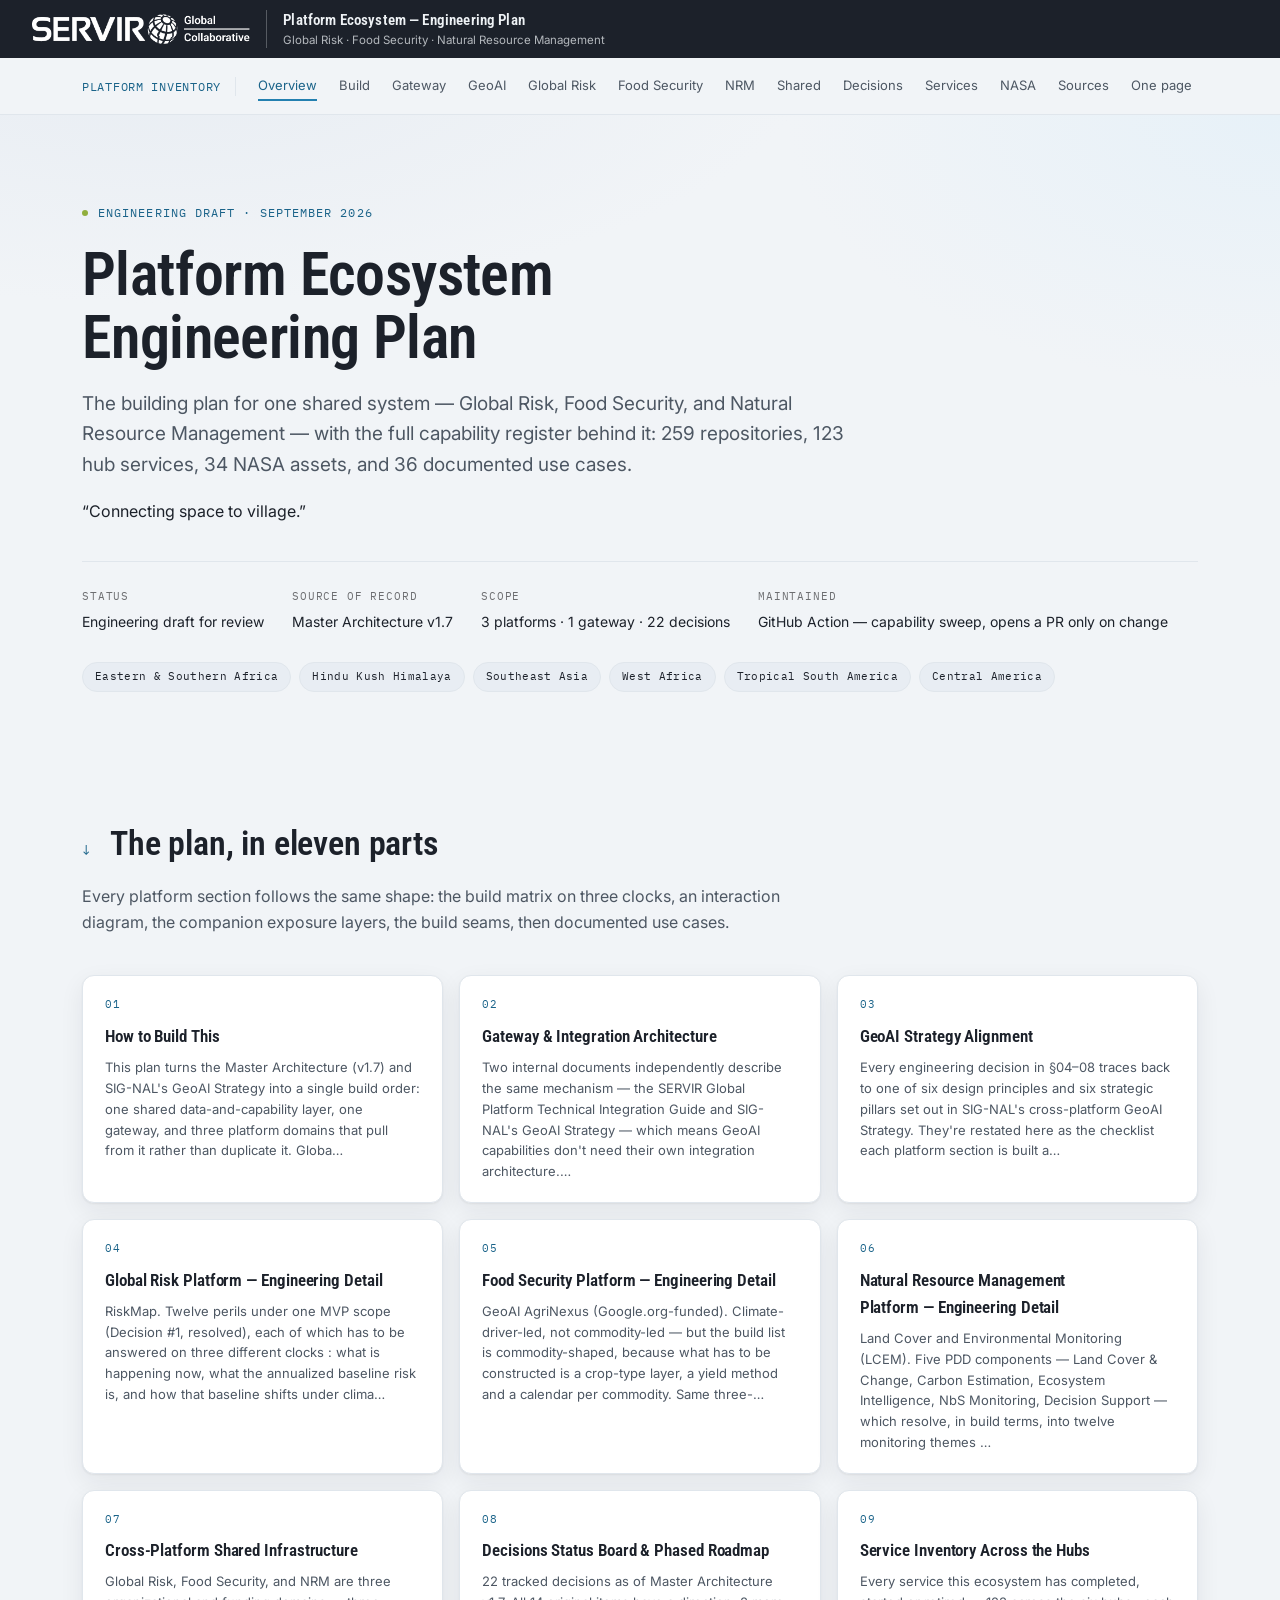
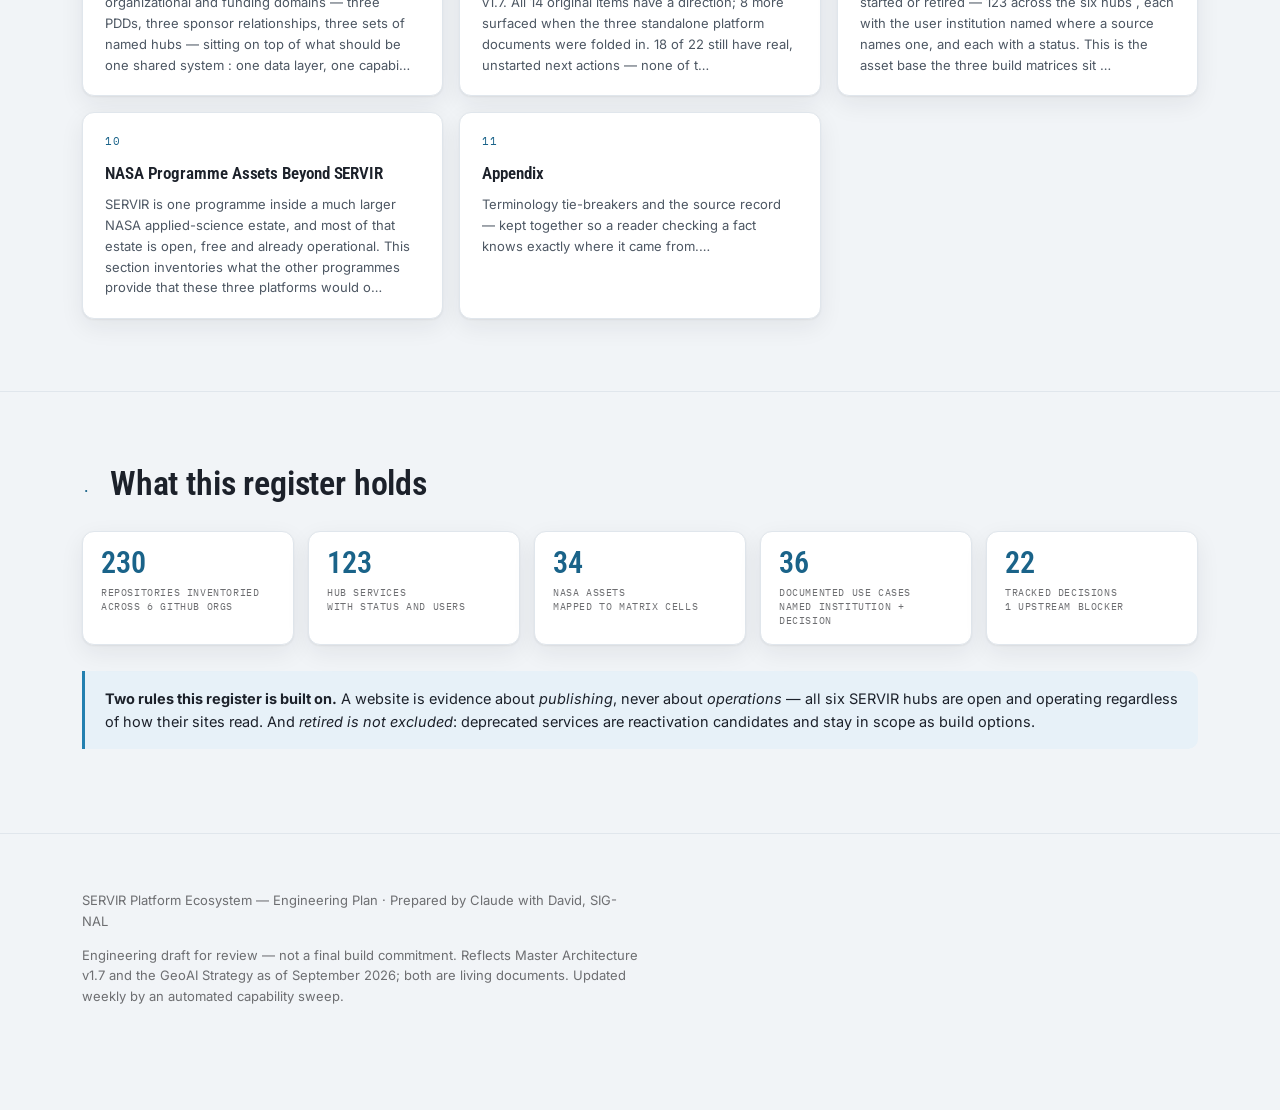
<file: index.html>
<!doctype html>
<html lang="en">
<head>
<meta charset="utf-8">
<meta name="viewport" content="width=device-width,initial-scale=1">
<title>SERVIR Platform Inventory — Engineering Plan</title>
<meta name="description" content="SERVIR Platform Ecosystem — engineering plan, hub service inventory and capability register.">
<link rel="stylesheet" href="assets/style.css">
<link rel="stylesheet" href="https://fonts.googleapis.com/css2?family=Roboto+Condensed:wght@300;400;500;600;700&family=Inter:wght@400;500;600;700&family=IBM+Plex+Mono:wght@400;500;600&display=swap&family=Public+Sans:wght@400;500;600;700&family=IBM+Plex+Mono:wght@400;500;600&display=swap">
</head>
<body>
<header class="servir-header">
  <img class="servir-header__logo" src="assets/servir-logo.png" alt="SERVIR — Global Collaborative">
  <div class="servir-header__rule" aria-hidden="true"></div>
  <div>
    <div class="servir-header__domain">Platform Ecosystem &mdash; Engineering Plan</div>
    <div class="servir-header__scope">Global Risk &middot; Food Security &middot; Natural Resource Management</div>
  </div>
</header>
<nav class="topnav"><div class="topnav-inner">
<span class="topnav-brand">Platform Inventory</span>
<a href="index.html" class="active">Overview</a>
<a href="01-architecture.html">Build</a>
<a href="02-gateway.html">Gateway</a>
<a href="03-geoai.html">GeoAI</a>
<a href="04-global-risk.html">Global Risk</a>
<a href="05-food-security.html">Food Security</a>
<a href="06-nrm.html">NRM</a>
<a href="07-shared-infra.html">Shared</a>
<a href="08-decisions.html">Decisions</a>
<a href="09-services.html">Services</a>
<a href="10-nasa.html">NASA</a>
<a href="11-appendix.html">Sources</a>
<a href="full-plan.html">One page</a>
</div></nav>

<header class="site-hero"><div class="wrap">
  <div class="eyebrow"><span class="dot"></span>Engineering draft &middot; September 2026</div>
  <h1>Platform Ecosystem<br>Engineering Plan</h1>
  <p class="dek">The building plan for one shared system — Global Risk, Food Security, and Natural
  Resource Management — with the full capability register behind it: 259 repositories, 123 hub services,
  34 NASA assets, and 36 documented use cases.</p>
  <p class="tagline">“Connecting space to village.”</p>
  <div class="meta-row">
    <div class="meta-item"><span class="k">Status</span><span class="v">Engineering draft for review</span></div>
    <div class="meta-item"><span class="k">Source of record</span><span class="v">Master Architecture v1.7</span></div>
    <div class="meta-item"><span class="k">Scope</span><span class="v">3 platforms · 1 gateway · 22 decisions</span></div>
    <div class="meta-item"><span class="k">Maintained</span><span class="v">GitHub Action &mdash; capability sweep, opens a PR only on change</span></div>
  </div>
  <div class="hub-strip">
    <span class="hub-chip">Eastern &amp; Southern Africa</span>
    <span class="hub-chip">Hindu Kush Himalaya</span>
    <span class="hub-chip">Southeast Asia</span>
    <span class="hub-chip">West Africa</span>
    <span class="hub-chip">Tropical South America</span>
    <span class="hub-chip">Central America</span>
  </div>
</div></header>

<section class="plan-section"><div class="wrap">
  <div class="section-head"><span class="section-num">↓</span><h2>The plan, in eleven parts</h2></div>
  <p class="section-dek">Every platform section follows the same shape: the build matrix on three clocks,
  an interaction diagram, the companion exposure layers, the build seams, then documented use cases.</p>
  <div class="toc-grid">
<a class="toc-card" href="01-architecture.html"><span class="n">01</span><h3>How to Build This</h3><p>This plan turns the Master Architecture (v1.7) and SIG-NAL&#x27;s GeoAI Strategy into a single build order: one shared data-and-capability layer, one gateway, and three platform domains that pull from it rather than duplicate it. Globa…</p></a>
<a class="toc-card" href="02-gateway.html"><span class="n">02</span><h3>Gateway &amp; Integration Architecture</h3><p>Two internal documents independently describe the same mechanism — the SERVIR Global Platform Technical Integration Guide and SIG-NAL&#x27;s GeoAI Strategy — which means GeoAI capabilities don&#x27;t need their own integration architecture.…</p></a>
<a class="toc-card" href="03-geoai.html"><span class="n">03</span><h3>GeoAI Strategy Alignment</h3><p>Every engineering decision in §04–08 traces back to one of six design principles and six strategic pillars set out in SIG-NAL&#x27;s cross-platform GeoAI Strategy. They&#x27;re restated here as the checklist each platform section is built a…</p></a>
<a class="toc-card" href="04-global-risk.html"><span class="n">04</span><h3>Global Risk Platform — Engineering Detail</h3><p>RiskMap. Twelve perils under one MVP scope (Decision #1, resolved), each of which has to be answered on three different clocks : what is happening now, what the annualized baseline risk is, and how that baseline shifts under clima…</p></a>
<a class="toc-card" href="05-food-security.html"><span class="n">05</span><h3>Food Security Platform — Engineering Detail</h3><p>GeoAI AgriNexus (Google.org-funded). Climate-driver-led, not commodity-led — but the build list is commodity-shaped, because what has to be constructed is a crop-type layer, a yield method and a calendar per commodity. Same three-…</p></a>
<a class="toc-card" href="06-nrm.html"><span class="n">06</span><h3>Natural Resource Management Platform — Engineering Detail</h3><p>Land Cover and Environmental Monitoring (LCEM). Five PDD components — Land Cover &amp; Change, Carbon Estimation, Ecosystem Intelligence, NbS Monitoring, Decision Support — which resolve, in build terms, into twelve monitoring themes …</p></a>
<a class="toc-card" href="07-shared-infra.html"><span class="n">07</span><h3>Cross-Platform Shared Infrastructure</h3><p>Global Risk, Food Security, and NRM are three organizational and funding domains — three PDDs, three sponsor relationships, three sets of named hubs — sitting on top of what should be one shared system : one data layer, one capabi…</p></a>
<a class="toc-card" href="08-decisions.html"><span class="n">08</span><h3>Decisions Status Board &amp; Phased Roadmap</h3><p>22 tracked decisions as of Master Architecture v1.7. All 14 original items have a direction; 8 more surfaced when the three standalone platform documents were folded in. 18 of 22 still have real, unstarted next actions — none of t…</p></a>
<a class="toc-card" href="09-services.html"><span class="n">09</span><h3>Service Inventory Across the Hubs</h3><p>Every service this ecosystem has completed, started or retired — 123 across the six hubs , each with the user institution named where a source names one, and each with a status. This is the asset base the three build matrices sit …</p></a>
<a class="toc-card" href="10-nasa.html"><span class="n">10</span><h3>NASA Programme Assets Beyond SERVIR</h3><p>SERVIR is one programme inside a much larger NASA applied-science estate, and most of that estate is open, free and already operational. This section inventories what the other programmes provide that these three platforms would o…</p></a>
<a class="toc-card" href="11-appendix.html"><span class="n">11</span><h3>Appendix</h3><p>Terminology tie-breakers and the source record — kept together so a reader checking a fact knows exactly where it came from.…</p></a>
  </div>
</div></section>

<section class="plan-section"><div class="wrap">
  <div class="section-head"><span class="section-num">·</span><h2>What this register holds</h2></div>
  <div class="stat-row">
    <div class="stat"><div class="n">230</div><span class="k">repositories inventoried<br>across 6 GitHub orgs</span></div>
    <div class="stat"><div class="n">123</div><span class="k">hub services<br>with status and users</span></div>
    <div class="stat"><div class="n">34</div><span class="k">NASA assets<br>mapped to matrix cells</span></div>
    <div class="stat"><div class="n">36</div><span class="k">documented use cases<br>named institution + decision</span></div>
    <div class="stat"><div class="n">22</div><span class="k">tracked decisions<br>1 upstream blocker</span></div>
  </div>
  <div class="note">
    <strong>Two rules this register is built on.</strong>
    A website is evidence about <em>publishing</em>, never about <em>operations</em> — all six SERVIR hubs are
    open and operating regardless of how their sites read. And <em>retired is not excluded</em>: deprecated
    services are reactivation candidates and stay in scope as build options.
  </div>
</div></section>

<footer><div class="wrap"><p>SERVIR Platform Ecosystem — Engineering Plan · Prepared by Claude with David, SIG-NAL</p><p style="color:var(--ink-faint);">Engineering draft for review — not a final build commitment. Reflects Master Architecture v1.7 and the GeoAI Strategy as of September 2026; both are living documents. Updated weekly by an automated capability sweep.</p></div></footer>
</body>
</html>
</file>
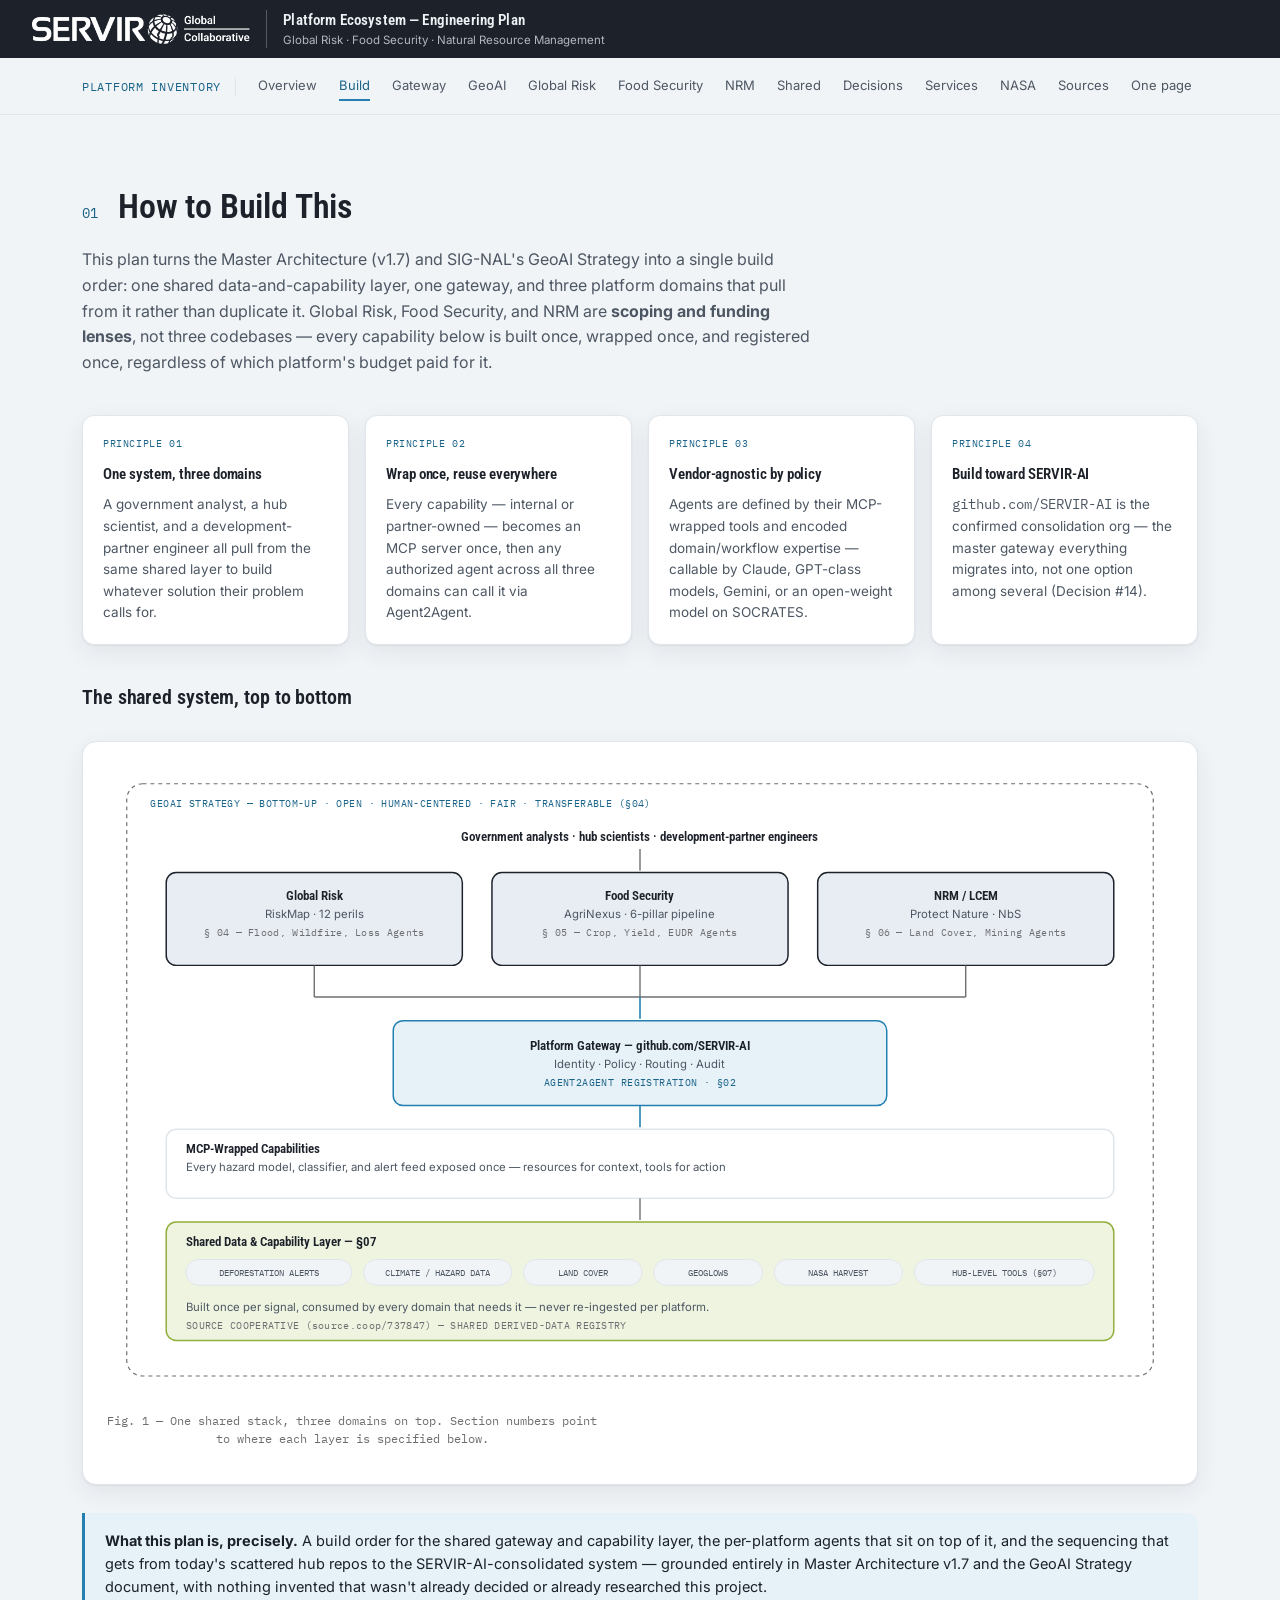
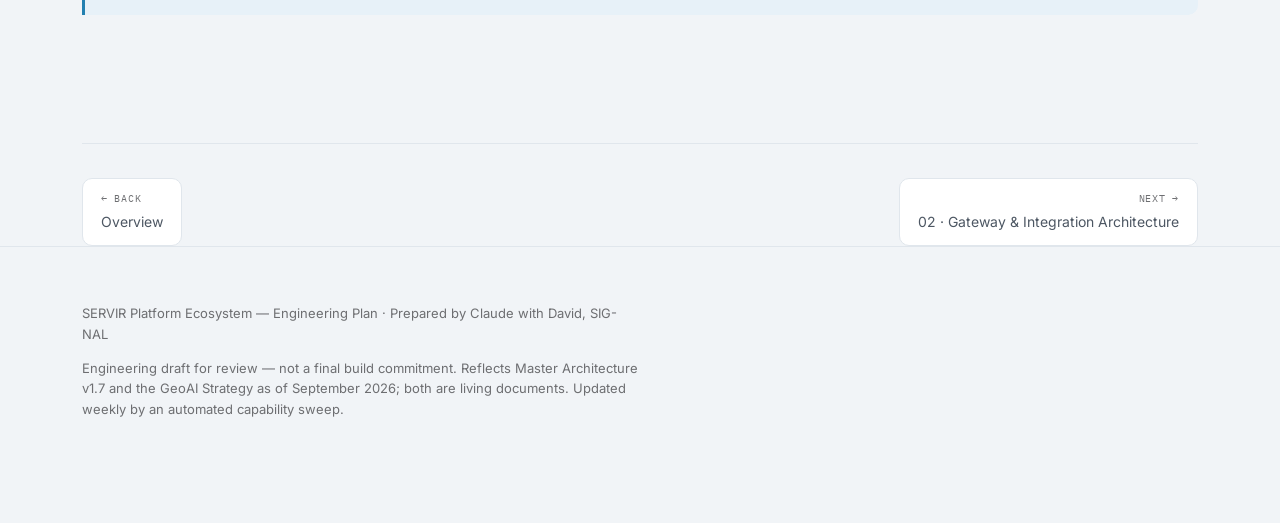
<file: 01-architecture.html>
<!doctype html>
<html lang="en">
<head>
<meta charset="utf-8">
<meta name="viewport" content="width=device-width,initial-scale=1">
<title>01 How to Build This — SERVIR Platform Inventory</title>
<meta name="description" content="SERVIR Platform Ecosystem — engineering plan, hub service inventory and capability register.">
<link rel="stylesheet" href="assets/style.css">
<link rel="stylesheet" href="https://fonts.googleapis.com/css2?family=Roboto+Condensed:wght@300;400;500;600;700&family=Inter:wght@400;500;600;700&family=IBM+Plex+Mono:wght@400;500;600&display=swap&family=Public+Sans:wght@400;500;600;700&family=IBM+Plex+Mono:wght@400;500;600&display=swap">
</head>
<body>
<header class="servir-header">
  <img class="servir-header__logo" src="assets/servir-logo.png" alt="SERVIR — Global Collaborative">
  <div class="servir-header__rule" aria-hidden="true"></div>
  <div>
    <div class="servir-header__domain">Platform Ecosystem &mdash; Engineering Plan</div>
    <div class="servir-header__scope">Global Risk &middot; Food Security &middot; Natural Resource Management</div>
  </div>
</header>
<nav class="topnav"><div class="topnav-inner">
<span class="topnav-brand">Platform Inventory</span>
<a href="index.html">Overview</a>
<a href="01-architecture.html" class="active">Build</a>
<a href="02-gateway.html">Gateway</a>
<a href="03-geoai.html">GeoAI</a>
<a href="04-global-risk.html">Global Risk</a>
<a href="05-food-security.html">Food Security</a>
<a href="06-nrm.html">NRM</a>
<a href="07-shared-infra.html">Shared</a>
<a href="08-decisions.html">Decisions</a>
<a href="09-services.html">Services</a>
<a href="10-nasa.html">NASA</a>
<a href="11-appendix.html">Sources</a>
<a href="full-plan.html">One page</a>
</div></nav>
<main><section class="plan-section" id="architecture">
<div class="wrap">
<div class="section-head"><span class="section-num">01</span><h2>How to Build This</h2></div>
<p class="section-dek">This plan turns the Master Architecture (v1.7) and SIG-NAL's GeoAI Strategy into a single build order: one shared data-and-capability layer, one gateway, and three platform domains that pull from it rather than duplicate it. Global Risk, Food Security, and NRM are <b>scoping and funding lenses</b>, not three codebases — every capability below is built once, wrapped once, and registered once, regardless of which platform's budget paid for it.</p>
<div class="card-grid">
<div class="card">
<span class="tag">Principle 01</span>
<h4>One system, three domains</h4>
<p>A government analyst, a hub scientist, and a development-partner engineer all pull from the same shared layer to build whatever solution their problem calls for.</p>
</div>
<div class="card">
<span class="tag">Principle 02</span>
<h4>Wrap once, reuse everywhere</h4>
<p>Every capability — internal or partner-owned — becomes an MCP server once, then any authorized agent across all three domains can call it via Agent2Agent.</p>
</div>
<div class="card">
<span class="tag">Principle 03</span>
<h4>Vendor-agnostic by policy</h4>
<p>Agents are defined by their MCP-wrapped tools and encoded domain/workflow expertise — callable by Claude, GPT-class models, Gemini, or an open-weight model on SOCRATES.</p>
</div>
<div class="card">
<span class="tag">Principle 04</span>
<h4>Build toward SERVIR-AI</h4>
<p><code>github.com/SERVIR-AI</code> is the confirmed consolidation org — the master gateway everything migrates into, not one option among several (Decision #14).</p>
</div>
</div>
<h3 class="subhead">The shared system, top to bottom</h3>
<div class="diagram-wrap">
<svg aria-label="Diagram of the one-system, three-domain architecture: users at top, three platform domains, an orchestrator agent layer, the SERVIR-AI gateway, MCP-wrapped capabilities, and the shared data layer at bottom, with the GeoAI Strategy wrapping the whole stack." role="img" viewbox="0 0 1080 640" width="100%">
<!-- GeoAI strategy envelope -->
<rect class="dg-dash" height="600" rx="16" width="1040" x="20" y="18"></rect>
<text class="dg-label-accent" x="44" y="42">GEOAI STRATEGY — BOTTOM-UP · OPEN · HUMAN-CENTERED · FAIR · TRANSFERABLE (§04)</text>
<!-- users -->
<text class="dg-title" text-anchor="middle" x="540" y="76">Government analysts · hub scientists · development-partner engineers</text>
<line class="dg-line" x1="540" x2="540" y1="84" y2="106"></line>
<!-- three platform domains -->
<rect class="dg-box-space" height="94" rx="10" width="300" x="60" y="108"></rect>
<text class="dg-title" text-anchor="middle" x="210" y="136">Global Risk</text>
<text class="dg-sub" text-anchor="middle" x="210" y="154">RiskMap · 12 perils</text>
<text class="dg-label" text-anchor="middle" x="210" y="172">§ 04 — Flood, Wildfire, Loss Agents</text>
<rect class="dg-box-space" height="94" rx="10" width="300" x="390" y="108"></rect>
<text class="dg-title" text-anchor="middle" x="540" y="136">Food Security</text>
<text class="dg-sub" text-anchor="middle" x="540" y="154">AgriNexus · 6-pillar pipeline</text>
<text class="dg-label" text-anchor="middle" x="540" y="172">§ 05 — Crop, Yield, EUDR Agents</text>
<rect class="dg-box-space" height="94" rx="10" width="300" x="720" y="108"></rect>
<text class="dg-title" text-anchor="middle" x="870" y="136">NRM / LCEM</text>
<text class="dg-sub" text-anchor="middle" x="870" y="154">Protect Nature · NbS</text>
<text class="dg-label" text-anchor="middle" x="870" y="172">§ 06 — Land Cover, Mining Agents</text>
<line class="dg-line" x1="210" x2="210" y1="202" y2="234"></line>
<line class="dg-line" x1="540" x2="540" y1="202" y2="234"></line>
<line class="dg-line" x1="870" x2="870" y1="202" y2="234"></line>
<line class="dg-line" x1="210" x2="870" y1="234" y2="234"></line>
<line class="dg-line-accent" x1="540" x2="540" y1="234" y2="256"></line>
<!-- gateway -->
<rect class="dg-box-accent" height="86" rx="10" width="500" x="290" y="258"></rect>
<text class="dg-title" text-anchor="middle" x="540" y="288">Platform Gateway — github.com/SERVIR-AI</text>
<text class="dg-sub" text-anchor="middle" x="540" y="306">Identity · Policy · Routing · Audit</text>
<text class="dg-label-accent" text-anchor="middle" x="540" y="324">AGENT2AGENT REGISTRATION · §02</text>
<line class="dg-line-accent" x1="540" x2="540" y1="344" y2="366"></line>
<!-- MCP capability layer -->
<rect class="dg-box" height="70" rx="10" width="960" x="60" y="368"></rect>
<text class="dg-title" x="80" y="392">MCP-Wrapped Capabilities</text>
<text class="dg-sub" x="80" y="410">Every hazard model, classifier, and alert feed exposed once — resources for context, tools for action</text>
<line class="dg-line" x1="540" x2="540" y1="438" y2="460"></line>
<!-- shared data layer -->
<rect class="dg-box-gold" height="120" rx="10" width="960" x="60" y="462"></rect>
<text class="dg-title" x="80" y="486">Shared Data &amp; Capability Layer — §07</text>
<g>
<rect class="dg-chip" height="26" rx="13" width="168" x="80" y="500"></rect>
<text class="dg-chip-text" text-anchor="middle" x="164" y="517">DEFORESTATION ALERTS</text>
<rect class="dg-chip" height="26" rx="13" width="150" x="260" y="500"></rect>
<text class="dg-chip-text" text-anchor="middle" x="335" y="517">CLIMATE / HAZARD DATA</text>
<rect class="dg-chip" height="26" rx="13" width="120" x="422" y="500"></rect>
<text class="dg-chip-text" text-anchor="middle" x="482" y="517">LAND COVER</text>
<rect class="dg-chip" height="26" rx="13" width="110" x="554" y="500"></rect>
<text class="dg-chip-text" text-anchor="middle" x="609" y="517">GEOGLOWS</text>
<rect class="dg-chip" height="26" rx="13" width="130" x="676" y="500"></rect>
<text class="dg-chip-text" text-anchor="middle" x="741" y="517">NASA HARVEST</text>
<rect class="dg-chip" height="26" rx="13" width="182" x="818" y="500"></rect>
<text class="dg-chip-text" text-anchor="middle" x="909" y="517">HUB-LEVEL TOOLS (§07)</text>
</g>
<text class="dg-sub" x="80" y="552">Built once per signal, consumed by every domain that needs it — never re-ingested per platform.</text>
<text class="dg-label" x="80" y="570">SOURCE COOPERATIVE (source.coop/737847) — SHARED DERIVED-DATA REGISTRY</text>
</svg>
<p class="diagram-caption">Fig. 1 — One shared stack, three domains on top. Section numbers point to where each layer is specified below.</p>
</div>
<div class="note">
<strong>What this plan is, precisely.</strong> A build order for the shared gateway and capability layer, the per-platform agents that sit on top of it, and the sequencing that gets from today's scattered hub repos to the SERVIR-AI-consolidated system — grounded entirely in Master Architecture v1.7 and the GeoAI Strategy document, with nothing invented that wasn't already decided or already researched this project.
    </div>
</div>
</section></main><div class="wrap"><div class="pager">
<a href="index.html"><span class="lbl">← Back</span>Overview</a>
<a href="02-gateway.html" style="text-align:right;"><span class="lbl">Next →</span>02 · Gateway &amp; Integration Architecture</a>
</div></div>
<footer><div class="wrap"><p>SERVIR Platform Ecosystem — Engineering Plan · Prepared by Claude with David, SIG-NAL</p><p style="color:var(--ink-faint);">Engineering draft for review — not a final build commitment. Reflects Master Architecture v1.7 and the GeoAI Strategy as of September 2026; both are living documents. Updated weekly by an automated capability sweep.</p></div></footer>
</body>
</html>
</file>
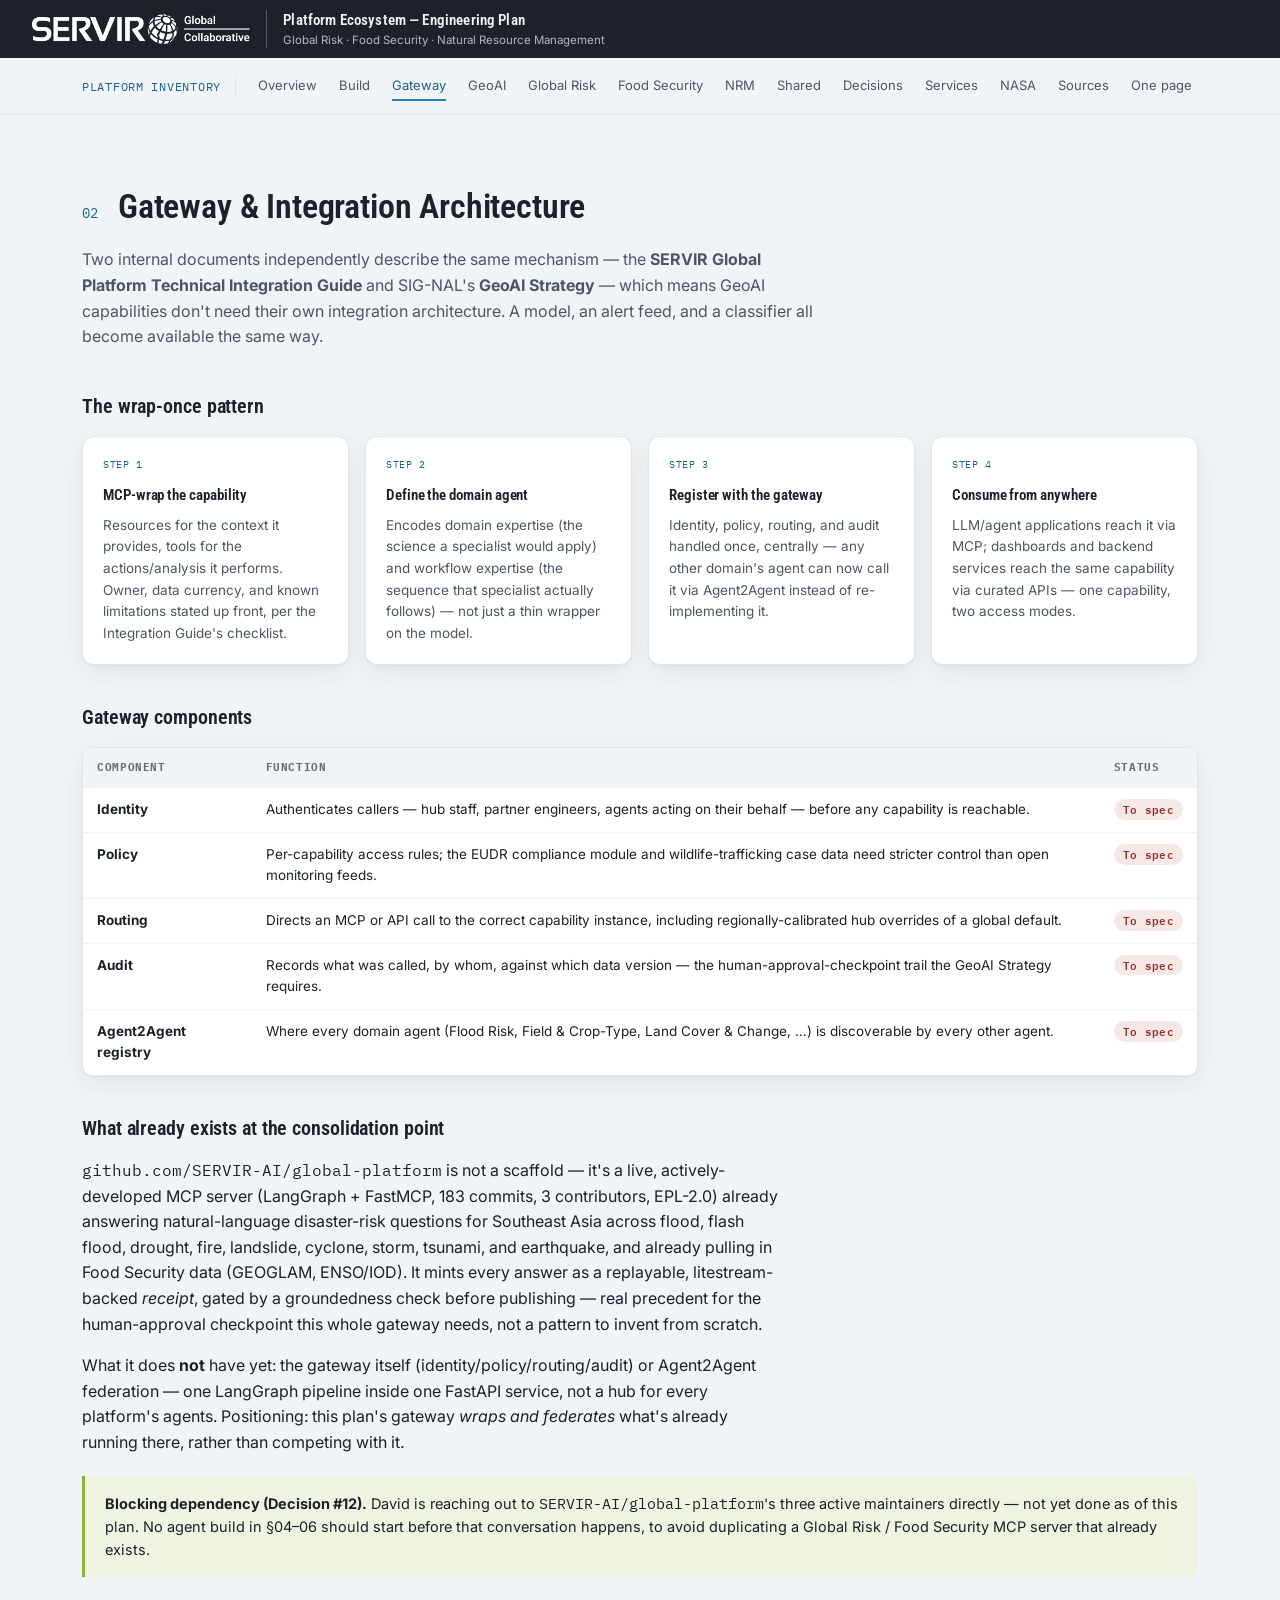
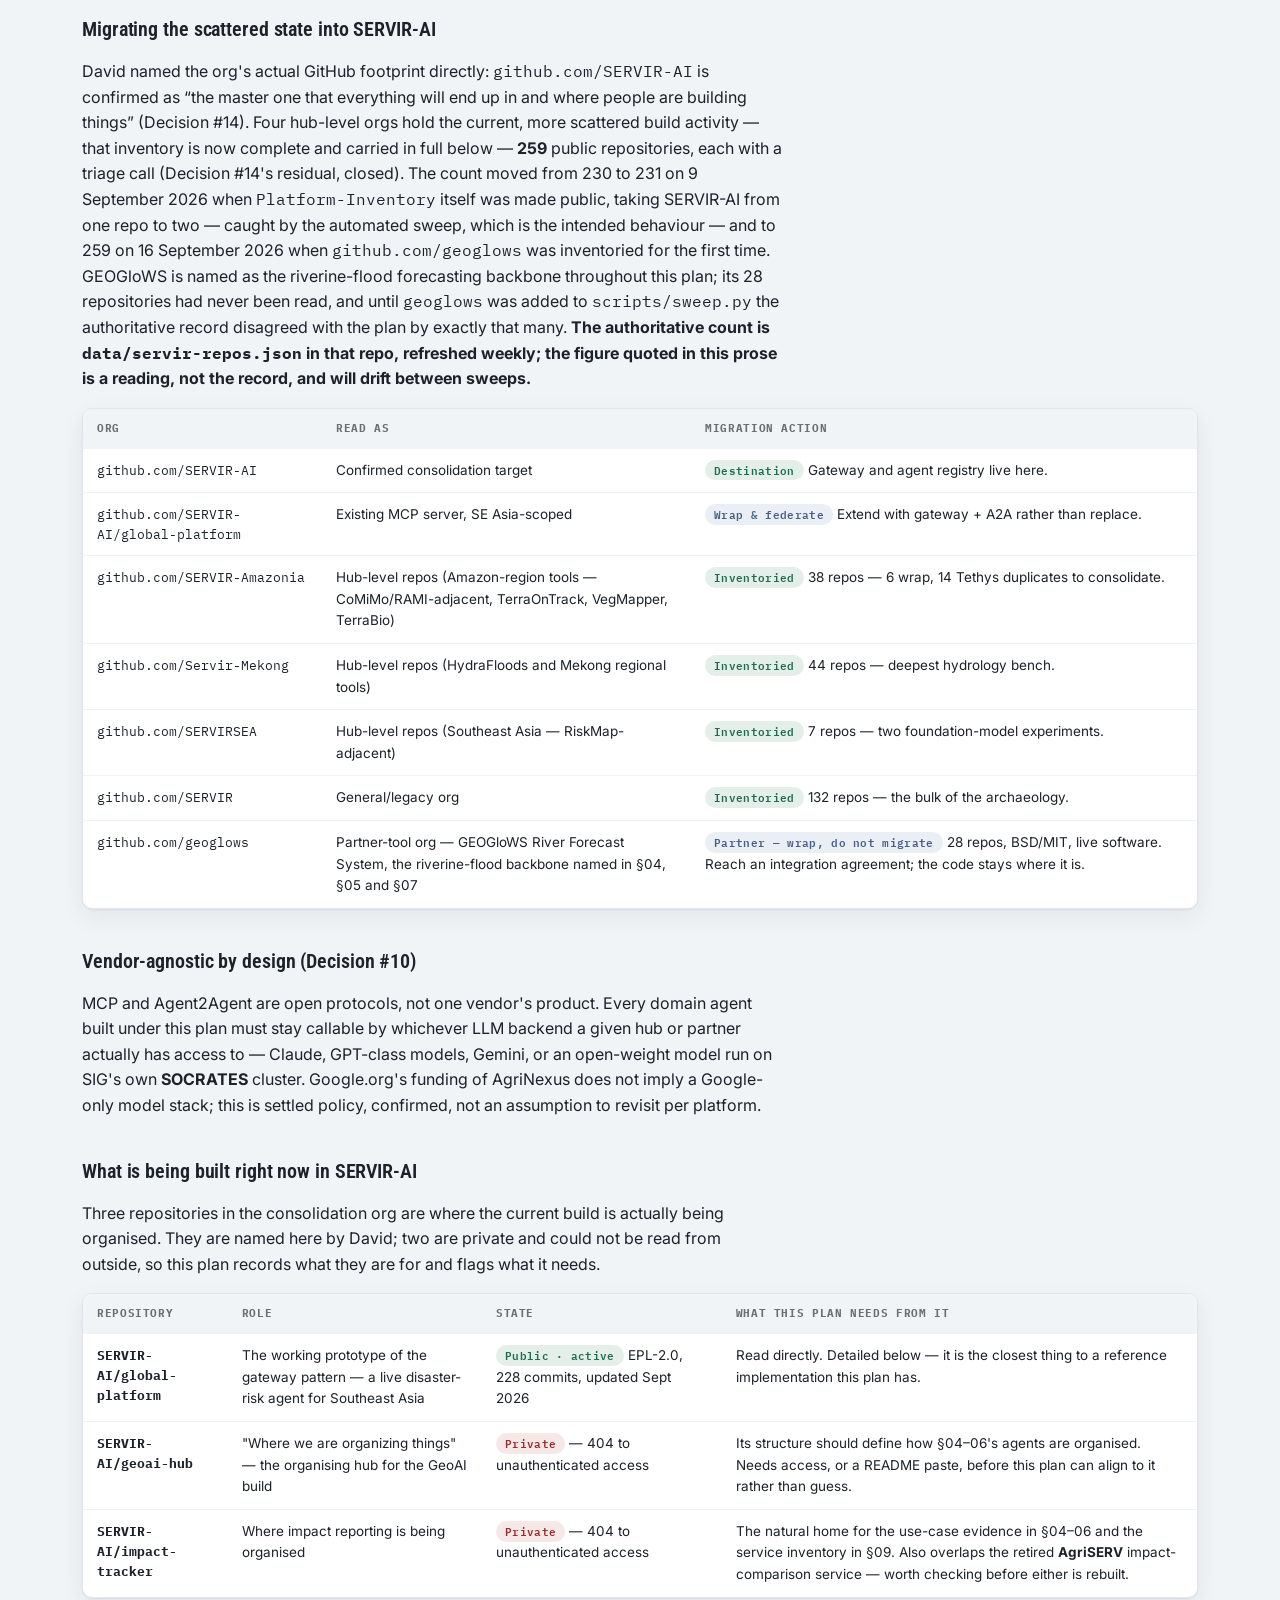
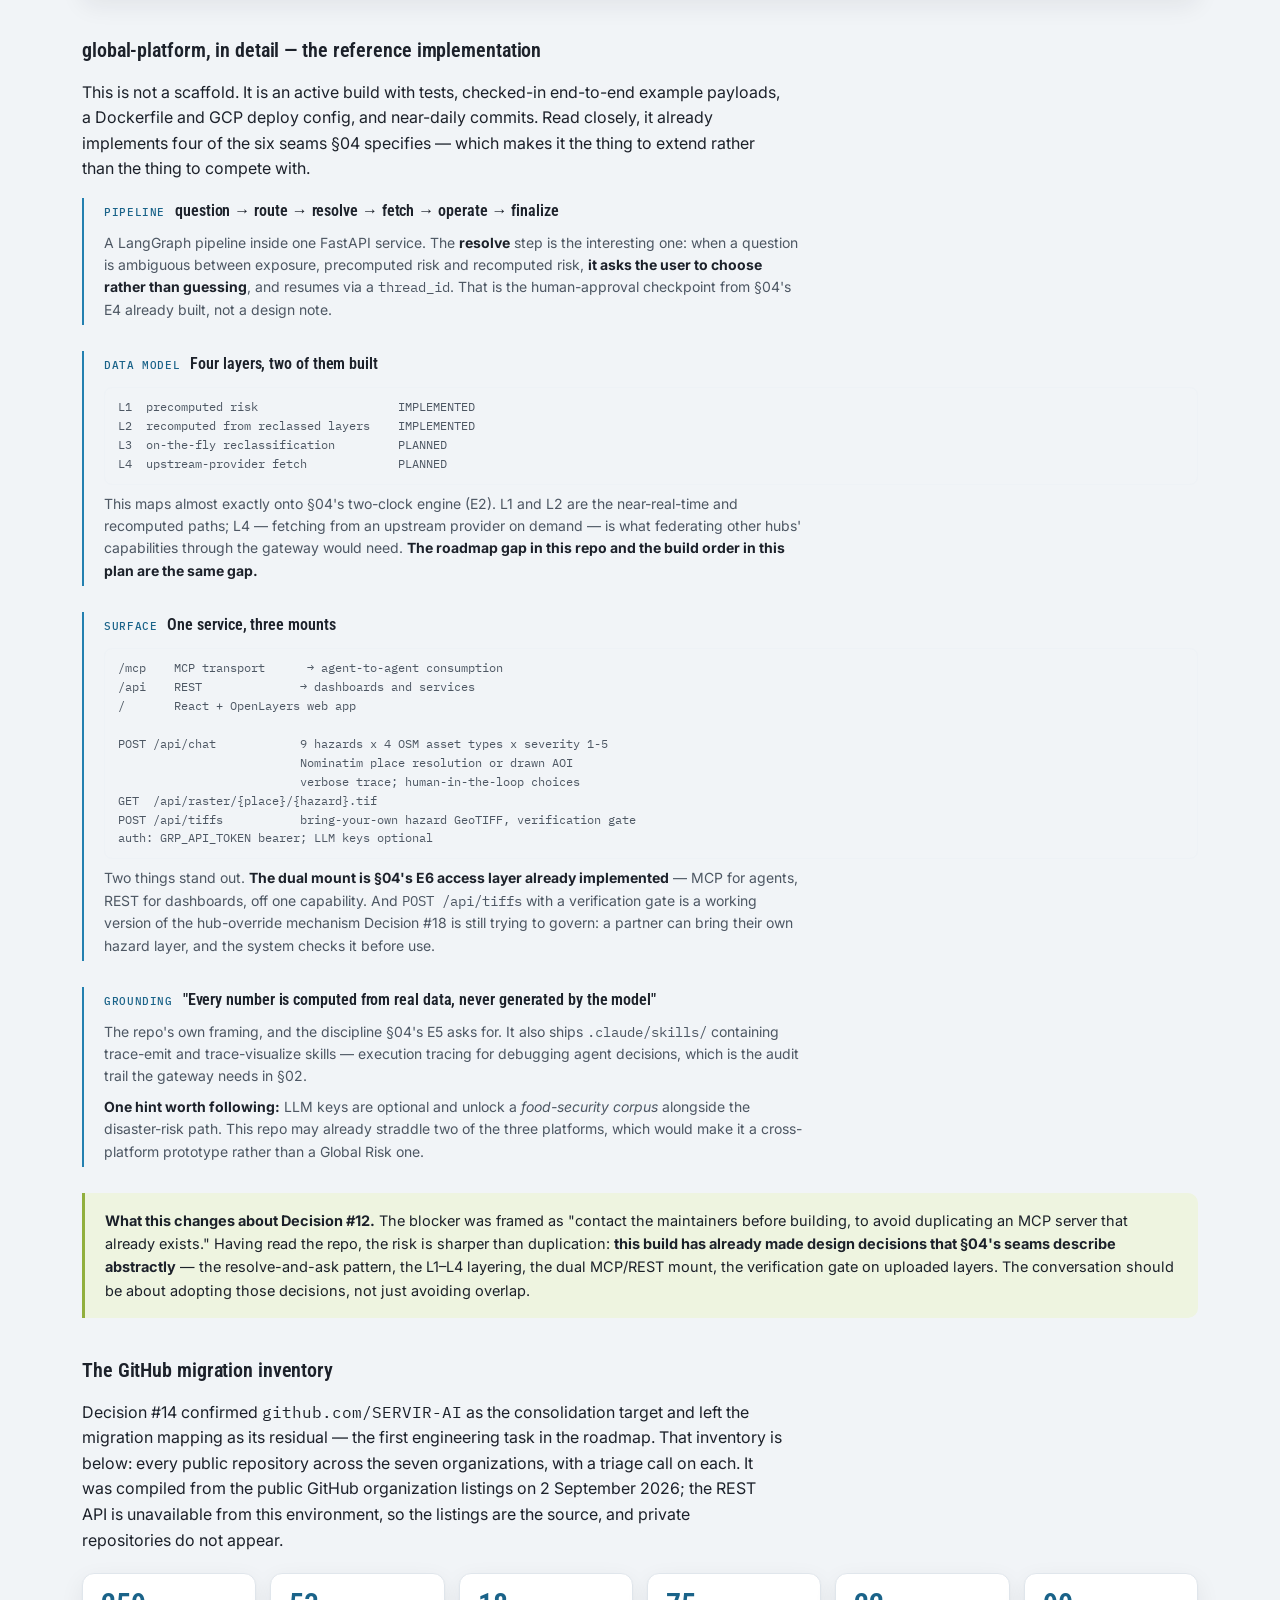
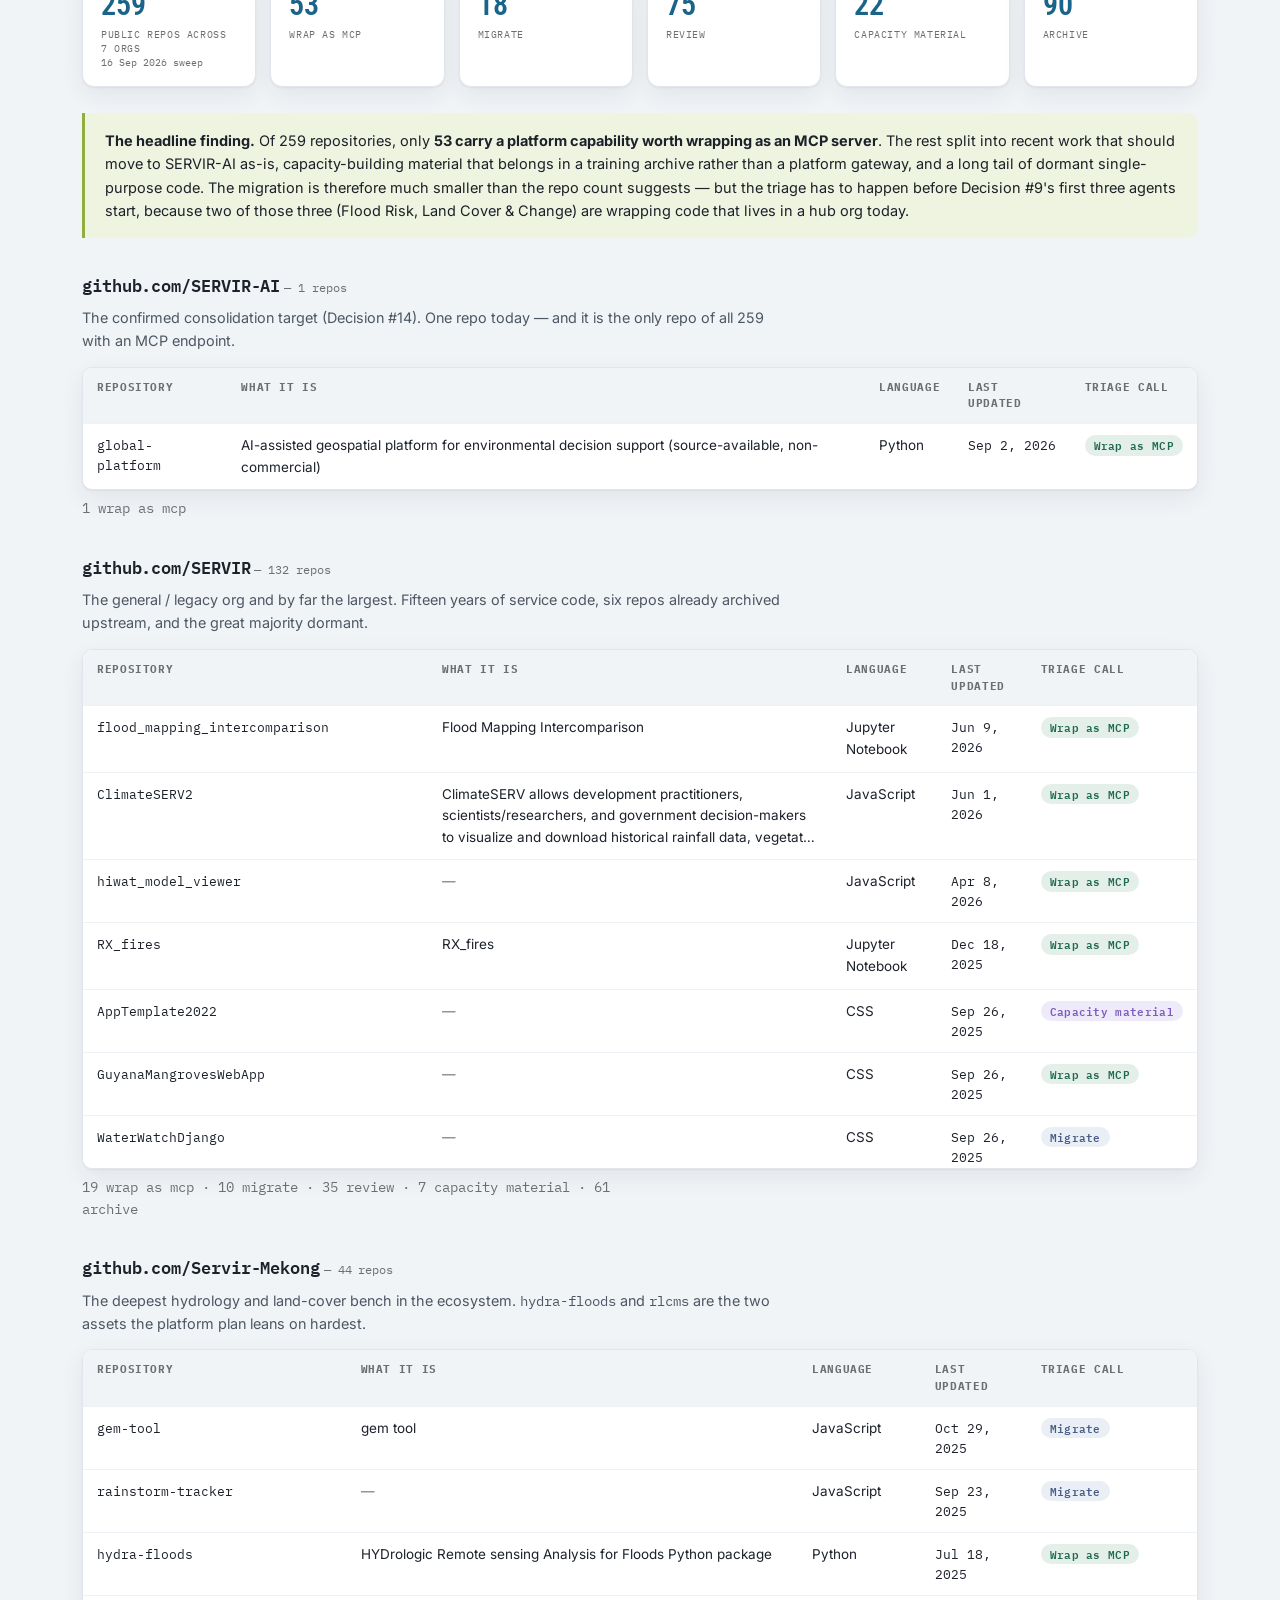
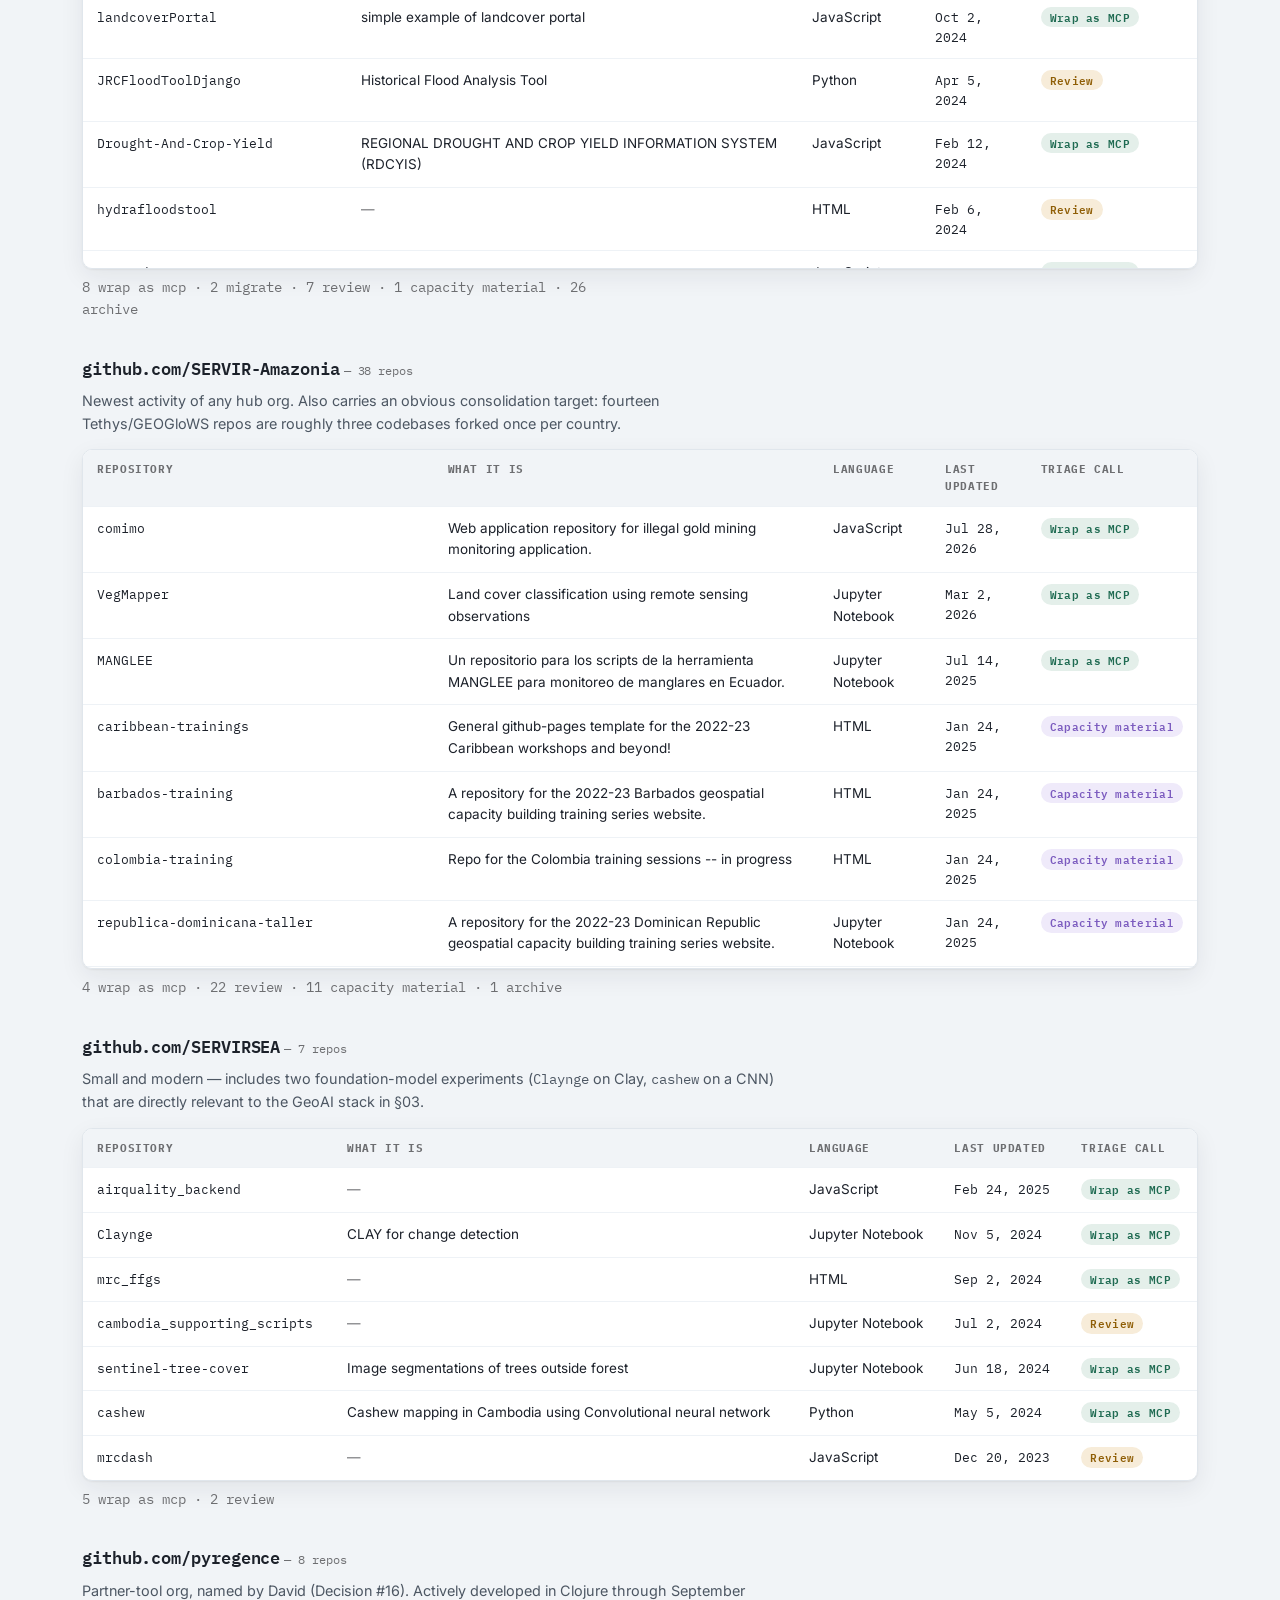
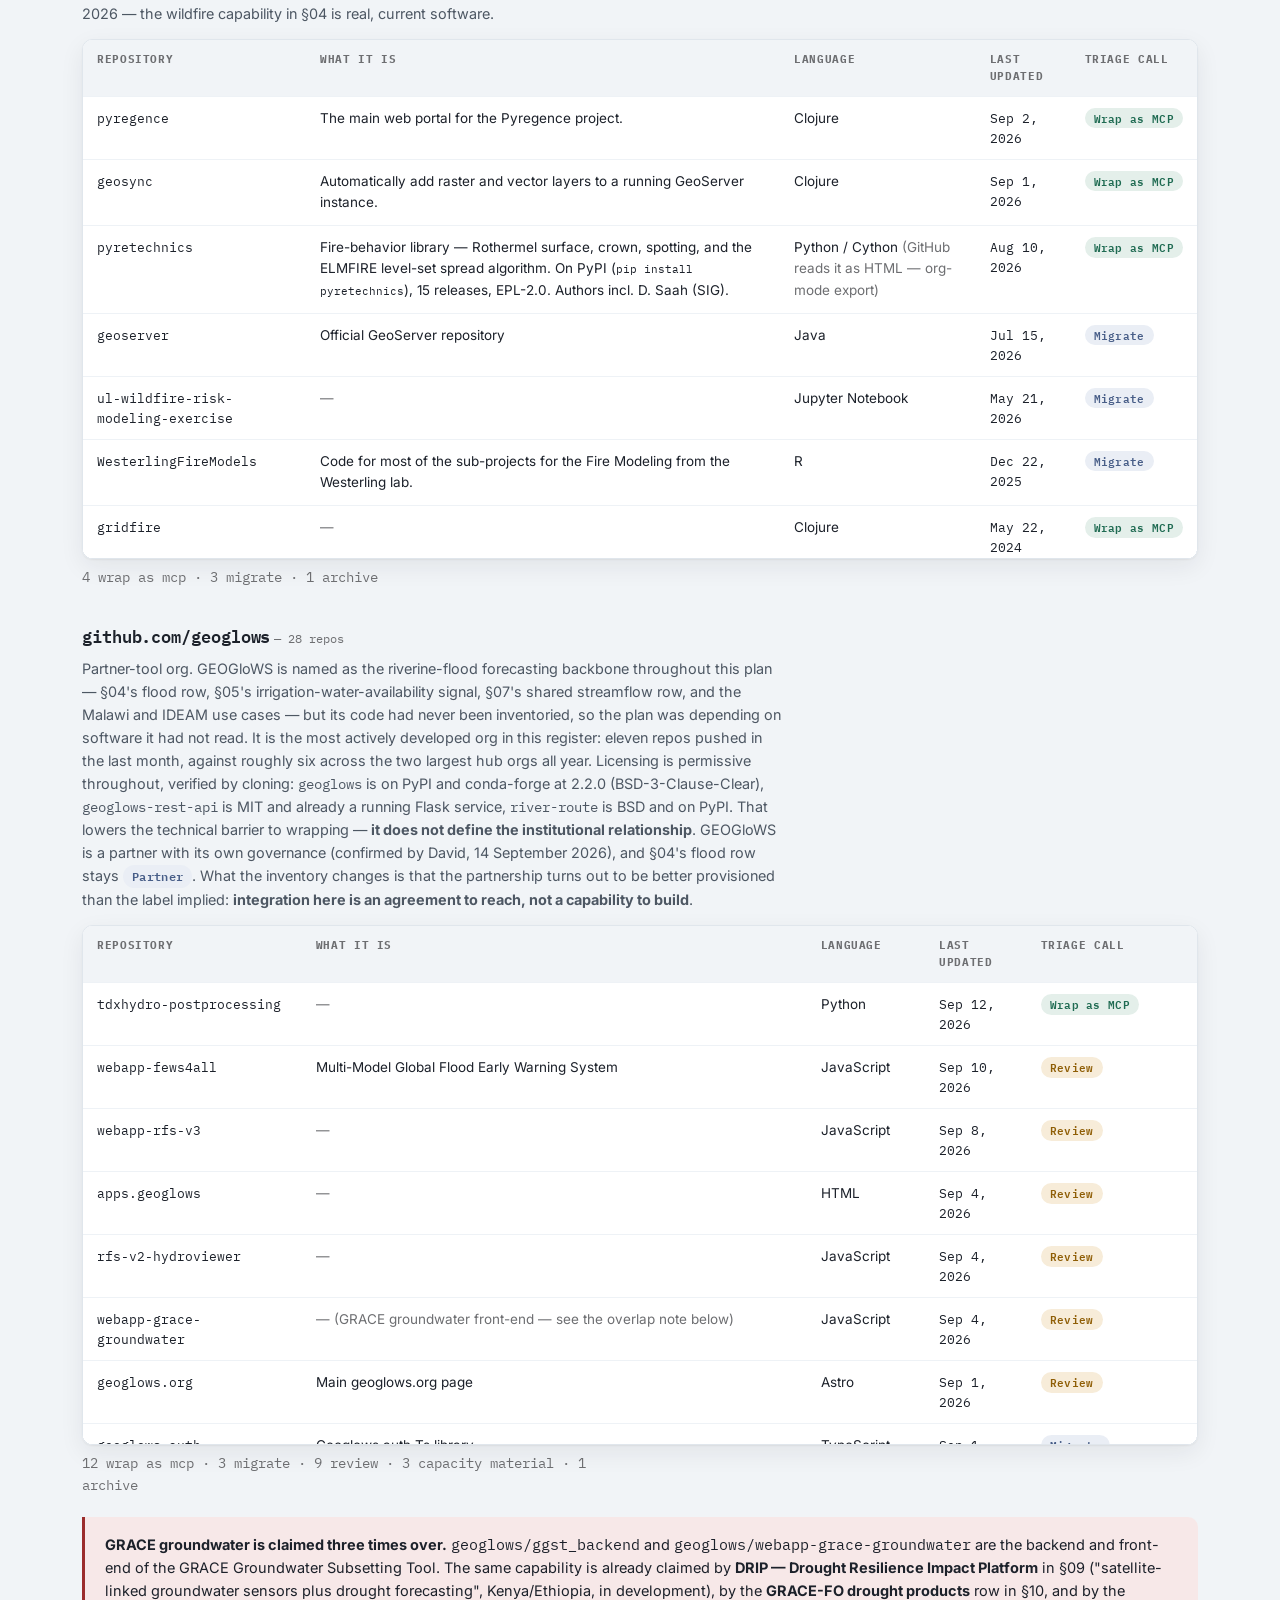
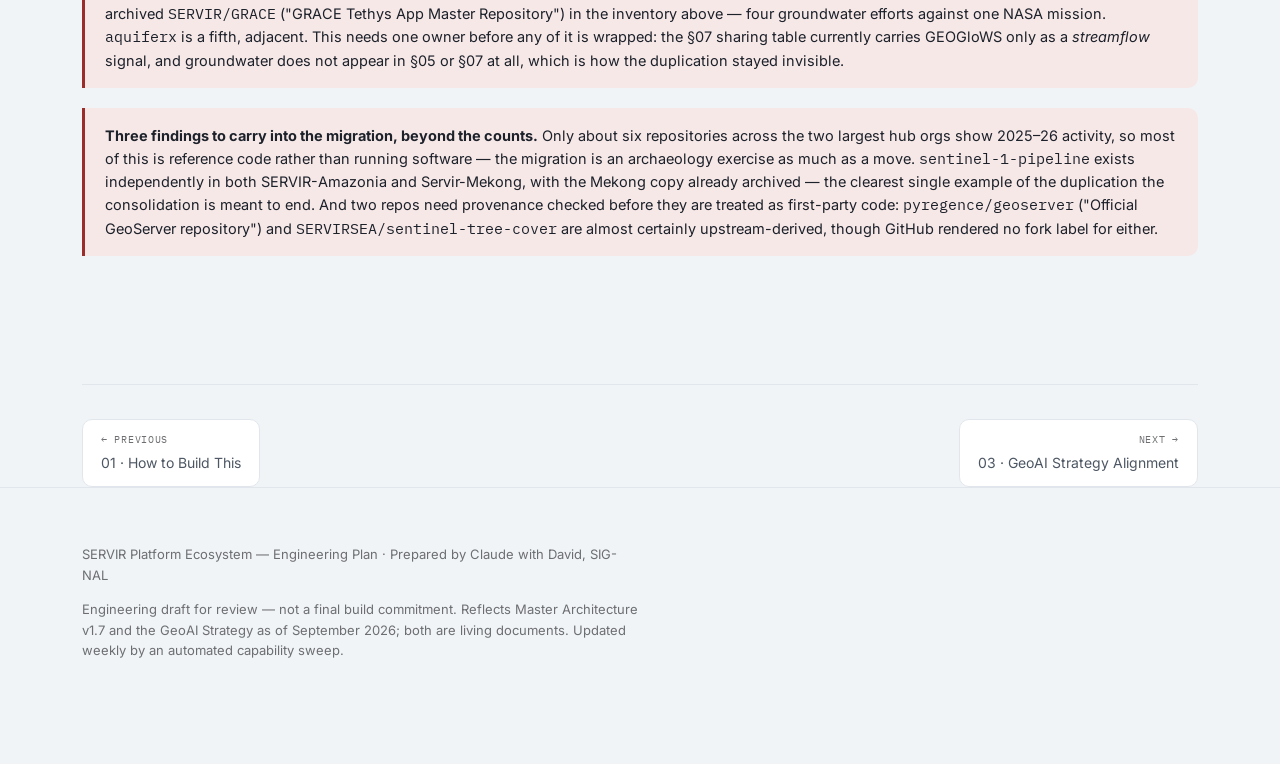
<file: 02-gateway.html>
<!doctype html>
<html lang="en">
<head>
<meta charset="utf-8">
<meta name="viewport" content="width=device-width,initial-scale=1">
<title>02 Gateway &amp; Integration Architecture — SERVIR Platform Inventory</title>
<meta name="description" content="SERVIR Platform Ecosystem — engineering plan, hub service inventory and capability register.">
<link rel="stylesheet" href="assets/style.css">
<link rel="stylesheet" href="https://fonts.googleapis.com/css2?family=Roboto+Condensed:wght@300;400;500;600;700&family=Inter:wght@400;500;600;700&family=IBM+Plex+Mono:wght@400;500;600&display=swap&family=Public+Sans:wght@400;500;600;700&family=IBM+Plex+Mono:wght@400;500;600&display=swap">
</head>
<body>
<header class="servir-header">
  <img class="servir-header__logo" src="assets/servir-logo.png" alt="SERVIR — Global Collaborative">
  <div class="servir-header__rule" aria-hidden="true"></div>
  <div>
    <div class="servir-header__domain">Platform Ecosystem &mdash; Engineering Plan</div>
    <div class="servir-header__scope">Global Risk &middot; Food Security &middot; Natural Resource Management</div>
  </div>
</header>
<nav class="topnav"><div class="topnav-inner">
<span class="topnav-brand">Platform Inventory</span>
<a href="index.html">Overview</a>
<a href="01-architecture.html">Build</a>
<a href="02-gateway.html" class="active">Gateway</a>
<a href="03-geoai.html">GeoAI</a>
<a href="04-global-risk.html">Global Risk</a>
<a href="05-food-security.html">Food Security</a>
<a href="06-nrm.html">NRM</a>
<a href="07-shared-infra.html">Shared</a>
<a href="08-decisions.html">Decisions</a>
<a href="09-services.html">Services</a>
<a href="10-nasa.html">NASA</a>
<a href="11-appendix.html">Sources</a>
<a href="full-plan.html">One page</a>
</div></nav>
<main><section class="plan-section" id="gateway">
<div class="wrap">
<div class="section-head"><span class="section-num">02</span><h2>Gateway &amp; Integration Architecture</h2></div>
<p class="section-dek">Two internal documents independently describe the same mechanism — the <b>SERVIR Global Platform Technical Integration Guide</b> and SIG-NAL's <b>GeoAI Strategy</b> — which means GeoAI capabilities don't need their own integration architecture. A model, an alert feed, and a classifier all become available the same way.</p>
<h3 class="subhead">The wrap-once pattern</h3>
<div class="card-grid">
<div class="card"><span class="tag">Step 1</span><h4>MCP-wrap the capability</h4><p>Resources for the context it provides, tools for the actions/analysis it performs. Owner, data currency, and known limitations stated up front, per the Integration Guide's checklist.</p></div>
<div class="card"><span class="tag">Step 2</span><h4>Define the domain agent</h4><p>Encodes domain expertise (the science a specialist would apply) and workflow expertise (the sequence that specialist actually follows) — not just a thin wrapper on the model.</p></div>
<div class="card"><span class="tag">Step 3</span><h4>Register with the gateway</h4><p>Identity, policy, routing, and audit handled once, centrally — any other domain's agent can now call it via Agent2Agent instead of re-implementing it.</p></div>
<div class="card"><span class="tag">Step 4</span><h4>Consume from anywhere</h4><p>LLM/agent applications reach it via MCP; dashboards and backend services reach the same capability via curated APIs — one capability, two access modes.</p></div>
</div>
<h3 class="subhead">Gateway components</h3>
<div class="table-scroll">
<table>
<thead><tr><th>Component</th><th>Function</th><th>Status</th></tr></thead>
<tbody>
<tr><td><b>Identity</b></td><td>Authenticates callers — hub staff, partner engineers, agents acting on their behalf — before any capability is reachable.</td><td><span class="pill pill-open">To spec</span></td></tr>
<tr><td><b>Policy</b></td><td>Per-capability access rules; the EUDR compliance module and wildlife-trafficking case data need stricter control than open monitoring feeds.</td><td><span class="pill pill-open">To spec</span></td></tr>
<tr><td><b>Routing</b></td><td>Directs an MCP or API call to the correct capability instance, including regionally-calibrated hub overrides of a global default.</td><td><span class="pill pill-open">To spec</span></td></tr>
<tr><td><b>Audit</b></td><td>Records what was called, by whom, against which data version — the human-approval-checkpoint trail the GeoAI Strategy requires.</td><td><span class="pill pill-open">To spec</span></td></tr>
<tr><td><b>Agent2Agent registry</b></td><td>Where every domain agent (Flood Risk, Field &amp; Crop-Type, Land Cover &amp; Change, …) is discoverable by every other agent.</td><td><span class="pill pill-open">To spec</span></td></tr>
</tbody>
</table>
</div>
<h3 class="subhead">What already exists at the consolidation point</h3>
<p><code>github.com/SERVIR-AI/global-platform</code> is not a scaffold — it's a live, actively-developed MCP server (LangGraph + FastMCP, 183 commits, 3 contributors, EPL-2.0) already answering natural-language disaster-risk questions for Southeast Asia across flood, flash flood, drought, fire, landslide, cyclone, storm, tsunami, and earthquake, and already pulling in Food Security data (GEOGLAM, ENSO/IOD). It mints every answer as a replayable, litestream-backed <em>receipt</em>, gated by a groundedness check before publishing — real precedent for the human-approval checkpoint this whole gateway needs, not a pattern to invent from scratch.</p>
<p>What it does <b>not</b> have yet: the gateway itself (identity/policy/routing/audit) or Agent2Agent federation — one LangGraph pipeline inside one FastAPI service, not a hub for every platform's agents. Positioning: this plan's gateway <em>wraps and federates</em> what's already running there, rather than competing with it.</p>
<div class="note gold">
<strong>Blocking dependency (Decision #12).</strong> David is reaching out to <code>SERVIR-AI/global-platform</code>'s three active maintainers directly — not yet done as of this plan. No agent build in §04–06 should start before that conversation happens, to avoid duplicating a Global Risk / Food Security MCP server that already exists.
    </div>
<h3 class="subhead">Migrating the scattered state into SERVIR-AI</h3>
<p>David named the org's actual GitHub footprint directly: <code>github.com/SERVIR-AI</code> is confirmed as “the master one that everything will end up in and where people are building things” (Decision #14). Four hub-level orgs hold the current, more scattered build activity — that inventory is now complete and carried in full below — <b>259</b> public repositories, each with a triage call (Decision #14's residual, closed). The count moved from 230 to 231 on 9 September 2026 when <code class="mono">Platform-Inventory</code> itself was made public, taking SERVIR-AI from one repo to two — caught by the automated sweep, which is the intended behaviour — and to 259 on 16 September 2026 when <code class="mono">github.com/geoglows</code> was inventoried for the first time. GEOGloWS is named as the riverine-flood forecasting backbone throughout this plan; its 28 repositories had never been read, and until <code class="mono">geoglows</code> was added to <code class="mono">scripts/sweep.py</code> the authoritative record disagreed with the plan by exactly that many. <b>The authoritative count is <code class="mono">data/servir-repos.json</code> in that repo, refreshed weekly; the figure quoted in this prose is a reading, not the record, and will drift between sweeps.</b></p>
<div class="table-scroll">
<table>
<thead><tr><th>Org</th><th>Read as</th><th>Migration action</th></tr></thead>
<tbody>
<tr><td class="mono">github.com/SERVIR-AI</td><td>Confirmed consolidation target</td><td><span class="pill pill-resolved">Destination</span> Gateway and agent registry live here.</td></tr>
<tr><td class="mono">github.com/SERVIR-AI/global-platform</td><td>Existing MCP server, SE Asia-scoped</td><td><span class="pill pill-partner">Wrap &amp; federate</span> Extend with gateway + A2A rather than replace.</td></tr>
<tr><td class="mono">github.com/SERVIR-Amazonia</td><td>Hub-level repos (Amazon-region tools — CoMiMo/RAMI-adjacent, TerraOnTrack, VegMapper, TerraBio)</td><td><span class="pill pill-resolved">Inventoried</span> 38 repos — 6 wrap, 14 Tethys duplicates to consolidate.</td></tr>
<tr><td class="mono">github.com/Servir-Mekong</td><td>Hub-level repos (HydraFloods and Mekong regional tools)</td><td><span class="pill pill-resolved">Inventoried</span> 44 repos — deepest hydrology bench.</td></tr>
<tr><td class="mono">github.com/SERVIRSEA</td><td>Hub-level repos (Southeast Asia — RiskMap-adjacent)</td><td><span class="pill pill-resolved">Inventoried</span> 7 repos — two foundation-model experiments.</td></tr>
<tr><td class="mono">github.com/SERVIR</td><td>General/legacy org</td><td><span class="pill pill-resolved">Inventoried</span> 132 repos — the bulk of the archaeology.</td></tr>
<tr><td class="mono">github.com/geoglows</td><td>Partner-tool org — GEOGloWS River Forecast System, the riverine-flood backbone named in §04, §05 and §07</td><td><span class="pill pill-partner">Partner — wrap, do not migrate</span> 28 repos, BSD/MIT, live software. Reach an integration agreement; the code stays where it is.</td></tr>
</tbody>
</table>
</div>
<h3 class="subhead">Vendor-agnostic by design (Decision #10)</h3>
<p>MCP and Agent2Agent are open protocols, not one vendor's product. Every domain agent built under this plan must stay callable by whichever LLM backend a given hub or partner actually has access to — Claude, GPT-class models, Gemini, or an open-weight model run on SIG's own <b>SOCRATES</b> cluster. Google.org's funding of AgriNexus does not imply a Google-only model stack; this is settled policy, confirmed, not an assumption to revisit per platform.</p>
<h3 class="subhead">What is being built right now in SERVIR-AI</h3>
<p>Three repositories in the consolidation org are where the current build is actually being organised. They are named here by David; two are private and could not be read from outside, so this plan records what they are for and flags what it needs.</p>
<div class="table-scroll">
<table>
<thead><tr><th>Repository</th><th>Role</th><th>State</th><th>What this plan needs from it</th></tr></thead>
<tbody>
<tr><td class="mono"><b>SERVIR-AI/global-platform</b></td><td>The working prototype of the gateway pattern — a live disaster-risk agent for Southeast Asia</td><td><span class="pill pill-resolved">Public · active</span> EPL-2.0, 228 commits, updated Sept 2026</td><td>Read directly. Detailed below — it is the closest thing to a reference implementation this plan has.</td></tr>
<tr><td class="mono"><b>SERVIR-AI/geoai-hub</b></td><td>"Where we are organizing things" — the organising hub for the GeoAI build</td><td><span class="pill pill-open">Private</span> — 404 to unauthenticated access</td><td>Its structure should define how §04–06's agents are organised. Needs access, or a README paste, before this plan can align to it rather than guess.</td></tr>
<tr><td class="mono"><b>SERVIR-AI/impact-tracker</b></td><td>Where impact reporting is being organised</td><td><span class="pill pill-open">Private</span> — 404 to unauthenticated access</td><td>The natural home for the use-case evidence in §04–06 and the service inventory in §09. Also overlaps the retired <b>AgriSERV</b> impact-comparison service — worth checking before either is rebuilt.</td></tr>
</tbody>
</table>
</div>
<h3 class="subhead">global-platform, in detail — the reference implementation</h3>
<p>This is not a scaffold. It is an active build with tests, checked-in end-to-end example payloads, a Dockerfile and GCP deploy config, and near-daily commits. Read closely, it already implements four of the six seams §04 specifies — which makes it the thing to extend rather than the thing to compete with.</p>
<div class="elem accent">
<h4><span class="eid">Pipeline</span> question → route → resolve → fetch → operate → finalize</h4>
<p>A LangGraph pipeline inside one FastAPI service. The <b>resolve</b> step is the interesting one: when a question is ambiguous between exposure, precomputed risk and recomputed risk, <b>it asks the user to choose rather than guessing</b>, and resumes via a <code>thread_id</code>. That is the human-approval checkpoint from §04's E4 already built, not a design note.</p>
</div>
<div class="elem accent">
<h4><span class="eid">Data model</span> Four layers, two of them built</h4>
<div class="contract">L1  precomputed risk                    IMPLEMENTED
L2  recomputed from reclassed layers    IMPLEMENTED
L3  on-the-fly reclassification         PLANNED
L4  upstream-provider fetch             PLANNED</div>
<p>This maps almost exactly onto §04's two-clock engine (E2). L1 and L2 are the near-real-time and recomputed paths; L4 — fetching from an upstream provider on demand — is what federating other hubs' capabilities through the gateway would need. <b>The roadmap gap in this repo and the build order in this plan are the same gap.</b></p>
</div>
<div class="elem accent">
<h4><span class="eid">Surface</span> One service, three mounts</h4>
<div class="contract">/mcp    MCP transport      → agent-to-agent consumption
/api    REST              → dashboards and services
/       React + OpenLayers web app

POST /api/chat            9 hazards x 4 OSM asset types x severity 1-5
                          Nominatim place resolution or drawn AOI
                          verbose trace; human-in-the-loop choices
GET  /api/raster/{place}/{hazard}.tif
POST /api/tiffs           bring-your-own hazard GeoTIFF, verification gate
auth: GRP_API_TOKEN bearer; LLM keys optional</div>
<p>Two things stand out. <b>The dual mount is §04's E6 access layer already implemented</b> — MCP for agents, REST for dashboards, off one capability. And <code>POST /api/tiffs</code> with a verification gate is a working version of the hub-override mechanism Decision #18 is still trying to govern: a partner can bring their own hazard layer, and the system checks it before use.</p>
</div>
<div class="elem accent">
<h4><span class="eid">Grounding</span> "Every number is computed from real data, never generated by the model"</h4>
<p>The repo's own framing, and the discipline §04's E5 asks for. It also ships <code>.claude/skills/</code> containing trace-emit and trace-visualize skills — execution tracing for debugging agent decisions, which is the audit trail the gateway needs in §02.</p>
<p><b>One hint worth following:</b> LLM keys are optional and unlock a <em>food-security corpus</em> alongside the disaster-risk path. This repo may already straddle two of the three platforms, which would make it a cross-platform prototype rather than a Global Risk one.</p>
</div>
<div class="note gold">
<strong>What this changes about Decision #12.</strong> The blocker was framed as "contact the maintainers before building, to avoid duplicating an MCP server that already exists." Having read the repo, the risk is sharper than duplication: <b>this build has already made design decisions that §04's seams describe abstractly</b> — the resolve-and-ask pattern, the L1–L4 layering, the dual MCP/REST mount, the verification gate on uploaded layers. The conversation should be about adopting those decisions, not just avoiding overlap.
    </div>
<h3 class="subhead">The GitHub migration inventory</h3>
<p>Decision #14 confirmed <code>github.com/SERVIR-AI</code> as the consolidation target and left the migration mapping as its residual — the first engineering task in the roadmap. That inventory is below: every public repository across the seven organizations, with a triage call on each. It was compiled from the public GitHub organization listings on 2 September 2026; the REST API is unavailable from this environment, so the listings are the source, and private repositories do not appear.</p>
<div class="stat-row">
<div class="stat"><div class="n">259</div><span class="k">public repos across 7 orgs <br/><span style="text-transform:none;letter-spacing:0;">16 Sep 2026 sweep</span></span></div>
<div class="stat"><div class="n">53</div><span class="k">Wrap as MCP</span></div>
<div class="stat"><div class="n">18</div><span class="k">Migrate</span></div>
<div class="stat"><div class="n">75</div><span class="k">Review</span></div>
<div class="stat"><div class="n">22</div><span class="k">Capacity material</span></div>
<div class="stat"><div class="n">90</div><span class="k">Archive</span></div>
</div>
<div class="note gold">
<strong>The headline finding.</strong> Of 259 repositories, only <b>53 carry a platform capability worth wrapping as an MCP server</b>. The rest split into recent work that should move to SERVIR-AI as-is, capacity-building material that belongs in a training archive rather than a platform gateway, and a long tail of dormant single-purpose code. The migration is therefore much smaller than the repo count suggests — but the triage has to happen before Decision #9's first three agents start, because two of those three (Flood Risk, Land Cover &amp; Change) are wrapping code that lives in a hub org today.
    </div>
<h4 style="font-family:var(--font-display);font-size:17px;margin:34px 0 6px;"><code class="mono">github.com/SERVIR-AI</code> <span style="font-family:var(--font-mono);font-size:12px;color:var(--ink-faint);font-weight:400;">— 1 repos</span></h4>
<p style="font-size:0.9rem;color:var(--ink-soft);max-width:78ch;">The confirmed consolidation target (Decision #14). One repo today — and it is the only repo of all 259 with an MCP endpoint.</p>
<div class="table-scroll" style="max-height:520px;overflow-y:auto;">
<table>
<thead><tr><th>Repository</th><th>What it is</th><th>Language</th><th>Last updated</th><th>Triage call</th></tr></thead>
<tbody>
<tr><td class="mono">global-platform</td><td>AI-assisted geospatial platform for environmental decision support (source-available, non-commercial)</td><td>Python</td><td class="mono">Sep 2, 2026</td><td><span class="pill pill-resolved">Wrap as MCP</span></td></tr>
</tbody>
</table>
</div>
<p style="font-size:0.85rem;color:var(--ink-faint);font-family:var(--font-mono);margin-top:8px;">1 wrap as mcp</p>
<h4 style="font-family:var(--font-display);font-size:17px;margin:34px 0 6px;"><code class="mono">github.com/SERVIR</code> <span style="font-family:var(--font-mono);font-size:12px;color:var(--ink-faint);font-weight:400;">— 132 repos</span></h4>
<p style="font-size:0.9rem;color:var(--ink-soft);max-width:78ch;">The general / legacy org and by far the largest. Fifteen years of service code, six repos already archived upstream, and the great majority dormant.</p>
<div class="table-scroll" style="max-height:520px;overflow-y:auto;">
<table>
<thead><tr><th>Repository</th><th>What it is</th><th>Language</th><th>Last updated</th><th>Triage call</th></tr></thead>
<tbody>
<tr><td class="mono">flood_mapping_intercomparison</td><td>Flood Mapping Intercomparison</td><td>Jupyter Notebook</td><td class="mono">Jun 9, 2026</td><td><span class="pill pill-resolved">Wrap as MCP</span></td></tr>
<tr><td class="mono">ClimateSERV2</td><td>ClimateSERV allows development practitioners, scientists/researchers, and government decision-makers to visualize and download historical rainfall data, vegetat…</td><td>JavaScript</td><td class="mono">Jun 1, 2026</td><td><span class="pill pill-resolved">Wrap as MCP</span></td></tr>
<tr><td class="mono">hiwat_model_viewer</td><td><span style="color:var(--ink-faint);">—</span></td><td>JavaScript</td><td class="mono">Apr 8, 2026</td><td><span class="pill pill-resolved">Wrap as MCP</span></td></tr>
<tr><td class="mono">RX_fires</td><td>RX_fires</td><td>Jupyter Notebook</td><td class="mono">Dec 18, 2025</td><td><span class="pill pill-resolved">Wrap as MCP</span></td></tr>
<tr><td class="mono">AppTemplate2022</td><td><span style="color:var(--ink-faint);">—</span></td><td>CSS</td><td class="mono">Sep 26, 2025</td><td><span class="pill pill-new">Capacity material</span></td></tr>
<tr><td class="mono">GuyanaMangrovesWebApp</td><td><span style="color:var(--ink-faint);">—</span></td><td>CSS</td><td class="mono">Sep 26, 2025</td><td><span class="pill pill-resolved">Wrap as MCP</span></td></tr>
<tr><td class="mono">WaterWatchDjango</td><td><span style="color:var(--ink-faint);">—</span></td><td>CSS</td><td class="mono">Sep 26, 2025</td><td><span class="pill pill-partner">Migrate</span></td></tr>
<tr><td class="mono">SCAP_Web</td><td><span style="color:var(--ink-faint);">—</span></td><td>JavaScript</td><td class="mono">Sep 24, 2025</td><td><span class="pill pill-partner">Migrate</span></td></tr>
<tr><td class="mono">servir-aces</td><td>Agricultural Classification and Estimation Service</td><td>Jupyter Notebook</td><td class="mono">Sep 4, 2025</td><td><span class="pill pill-resolved">Wrap as MCP</span></td></tr>
<tr><td class="mono">fierpy</td><td>Python implementation of the Forecasting Inundation Extents using REOF</td><td>Python</td><td class="mono">Sep 2, 2025</td><td><span class="pill pill-resolved">Wrap as MCP</span></td></tr>
<tr><td class="mono">WENDOU</td><td><span style="color:var(--ink-faint);">—</span></td><td>Jupyter Notebook</td><td class="mono">Sep 2, 2025</td><td><span class="pill pill-resolved">Wrap as MCP</span></td></tr>
<tr><td class="mono">DssatWeb</td><td><span style="color:var(--ink-faint);">—</span></td><td>Python</td><td class="mono">Jul 9, 2025</td><td><span class="pill pill-resolved">Wrap as MCP</span></td></tr>
<tr><td class="mono">SMAP_ETL</td><td>SMAP_ETL</td><td>Python</td><td class="mono">Jun 17, 2025</td><td><span class="pill pill-resolved">Wrap as MCP</span></td></tr>
<tr><td class="mono">dssat_service</td><td><span style="color:var(--ink-faint);">—</span></td><td>Python</td><td class="mono">Mar 26, 2025</td><td><span class="pill pill-resolved">Wrap as MCP</span></td></tr>
<tr><td class="mono">may-the-lidar-be-with-you</td><td><span style="color:var(--ink-faint);">—</span></td><td>HTML</td><td class="mono">Mar 17, 2025</td><td><span class="pill pill-partner">Migrate</span></td></tr>
<tr><td class="mono">dssat_service_scripts</td><td>Calibration and operational scripts for the DSSAT service</td><td>Jupyter Notebook</td><td class="mono">Mar 17, 2025</td><td><span class="pill pill-partner">Migrate</span></td></tr>
<tr><td class="mono">galamsey</td><td><span style="color:var(--ink-faint);">—</span></td><td>JavaScript</td><td class="mono">Feb 11, 2025</td><td><span class="pill pill-resolved">Wrap as MCP</span></td></tr>
<tr><td class="mono">mekong-swat-django</td><td><span style="color:var(--ink-faint);">—</span></td><td>JavaScript</td><td class="mono">Feb 7, 2025</td><td><span class="pill pill-partner">Migrate</span></td></tr>
<tr><td class="mono">SAMS</td><td>This application is a management system built to easily manage a multitude of applications through a common interface. SAMS lets you register any application an…</td><td>CSS</td><td class="mono">Feb 7, 2025</td><td><span class="pill pill-partner">Migrate</span></td></tr>
<tr><td class="mono">.github</td><td><span style="color:var(--ink-faint);">—</span></td><td><span style="color:var(--ink-faint);">—</span></td><td class="mono">Feb 7, 2025</td><td><span class="pill pill-partner">Migrate</span></td></tr>
<tr><td class="mono">guyana-mangrove-app</td><td><span style="color:var(--ink-faint);">—</span></td><td>TypeScript</td><td class="mono">Feb 7, 2025</td><td><span class="pill pill-resolved">Wrap as MCP</span></td></tr>
<tr><td class="mono">Cerro-Cantil-Protoservices</td><td>Cerro Cantil Protoservices</td><td>CSS</td><td class="mono">Feb 7, 2025</td><td><span class="pill pill-partner">Migrate</span></td></tr>
<tr><td class="mono">ml_crop_yield_training</td><td>Materials for ML crop yield training.</td><td><span style="color:var(--ink-faint);">—</span></td><td class="mono">Jan 27, 2025</td><td><span class="pill pill-resolved">Wrap as MCP</span></td></tr>
<tr><td class="mono">tkms</td><td><span style="color:var(--ink-faint);">—</span></td><td>JavaScript</td><td class="mono">Jan 22, 2025</td><td><span class="pill pill-partner">Migrate</span></td></tr>
<tr><td class="mono">ag_scenario_assessment</td><td>Management scenario assessment for the Resilience project in Zimbabwe</td><td>Jupyter Notebook</td><td class="mono">Jan 21, 2025</td><td><span class="pill pill-partner">Migrate</span></td></tr>
<tr><td class="mono">bhutan_crop_monitoring</td><td><span style="color:var(--ink-faint);">—</span></td><td>CSS</td><td class="mono">Oct 25, 2024</td><td><span class="pill pill-build">Review</span></td></tr>
<tr><td class="mono">ClimateSERVpy</td><td>This is a package to access the ClimateSERV API</td><td>Python</td><td class="mono">Sep 9, 2024</td><td><span class="pill pill-resolved">Wrap as MCP</span></td></tr>
<tr><td class="mono">README</td><td>This is a template README file to be used in your SERVIR repos</td><td><span style="color:var(--ink-faint);">—</span></td><td class="mono">Aug 7, 2024</td><td><span class="pill pill-new">Capacity material</span></td></tr>
<tr><td class="mono">GitHub-Demo</td><td>SERVIR demo</td><td>Python</td><td class="mono">Jul 2, 2024</td><td><span class="pill pill-new">Capacity material</span></td></tr>
<tr><td class="mono">IISLogger</td><td>Reads and extracts specified filters from IIS Log files</td><td>Python</td><td class="mono">Jun 18, 2024</td><td><span class="pill pill-build">Review</span></td></tr>
<tr><td class="mono">curriculum_development_initiative</td><td>SERVIR and ITC's joint Curriculum Development Initiative</td><td>Jupyter Notebook</td><td class="mono">May 23, 2024</td><td><span class="pill pill-new">Capacity material</span></td></tr>
<tr><td class="mono">request_locator</td><td>Request Locator is a Django application designed to provide location information based on IP addresses.</td><td>Python</td><td class="mono">May 3, 2024</td><td><span class="pill pill-build">Review</span></td></tr>
<tr><td class="mono">AQX_Downscaling_Viewer</td><td><span style="color:var(--ink-faint);">—</span></td><td>JavaScript</td><td class="mono">Feb 17, 2024</td><td><span class="pill pill-build">Review</span></td></tr>
<tr><td class="mono">ForestConservationTargetingTool</td><td>Forest Conservation Targeting Tool (Developed by A. Blackman et al)</td><td>PHP</td><td class="mono">Nov 22, 2023</td><td><span class="pill pill-build">Review</span></td></tr>
<tr><td class="mono">ag-classification-estimation</td><td>Agricultural Classification and Estimation Service (Bhutan rice map)</td><td>JavaScript</td><td class="mono">Oct 12, 2023</td><td><span class="pill pill-build">Review</span></td></tr>
<tr><td class="mono">ee-tf</td><td>Earth Engine Tensor Flow Scripts</td><td><span style="color:var(--ink-faint);">—</span></td><td class="mono">Sep 12, 2023</td><td><span class="pill pill-build">Review</span></td></tr>
<tr><td class="mono">ESAfrica-Tethysapp-rdst</td><td><span style="color:var(--ink-faint);">—</span></td><td>JavaScript</td><td class="mono">Aug 17, 2023</td><td><span class="pill pill-build">Review</span></td></tr>
<tr><td class="mono">ESAfrica-Tethys_forecast_viewer</td><td><span style="color:var(--ink-faint);">—</span></td><td>Python</td><td class="mono">Aug 17, 2023</td><td><span class="pill pill-build">Review</span></td></tr>
<tr><td class="mono">ESAfrica-StreamFlowMonitor</td><td><span style="color:var(--ink-faint);">—</span></td><td>HTML</td><td class="mono">Aug 17, 2023</td><td><span class="pill pill-build">Review</span></td></tr>
<tr><td class="mono">ForestConservationEvaluationTool</td><td>Forest Conservation Estimation Tool</td><td>JavaScript</td><td class="mono">Aug 1, 2023</td><td><span class="pill pill-build">Review</span></td></tr>
<tr><td class="mono">ESAfrica-rheas-viewer-and-dashboards-benson</td><td>Visualization of maize yield prediction using RHEAS DSSAT coupled models</td><td>HTML</td><td class="mono">Jul 28, 2023</td><td><span class="pill pill-build">Review</span></td></tr>
<tr><td class="mono">ESAfrica-rheas-viewer-and-dashboards-rono</td><td>rheas-viewer-dashboard</td><td><span style="color:var(--ink-faint);">—</span></td><td class="mono">Jul 28, 2023</td><td><span class="pill pill-build">Review</span></td></tr>
<tr><td class="mono">ESAfrica-flood_simulator</td><td>flood simulator</td><td>JavaScript</td><td class="mono">Jul 26, 2023</td><td><span class="pill pill-build">Review</span></td></tr>
<tr><td class="mono">ESAfrica-esafis</td><td>Eastern and Southern Africa Fire Information System</td><td>JavaScript</td><td class="mono">Jul 26, 2023</td><td><span class="pill pill-build">Review</span></td></tr>
<tr><td class="mono">ESAfrica-coralreef</td><td>Coral Bleaching and Depletion trends in East Africa</td><td>HTML</td><td class="mono">Jul 26, 2023</td><td><span class="pill pill-build">Review</span></td></tr>
<tr><td class="mono">ESAfrica-biodiversity-viewer</td><td>Visualization of digitized museums species and specimens</td><td>HTML</td><td class="mono">Jul 26, 2023</td><td><span class="pill pill-build">Review</span></td></tr>
<tr><td class="mono">Service-Tracker</td><td><span style="color:var(--ink-faint);">—</span></td><td>ASP.NET</td><td class="mono">Jun 14, 2023</td><td><span class="pill pill-build">Review</span></td></tr>
<tr><td class="mono">airquality-hkh-cp-web</td><td><span style="color:var(--ink-faint);">—</span></td><td>Vue</td><td class="mono">May 30, 2023</td><td><span class="pill pill-build">Review</span></td></tr>
<tr><td class="mono">airquality-hkh-cp-mobile</td><td><span style="color:var(--ink-faint);">—</span></td><td>Dart</td><td class="mono">May 30, 2023</td><td><span class="pill pill-build">Review</span></td></tr>
<tr><td class="mono">airquality-hkh-cp-admin</td><td><span style="color:var(--ink-faint);">—</span></td><td>JavaScript</td><td class="mono">May 30, 2023</td><td><span class="pill pill-build">Review</span></td></tr>
<tr><td class="mono">SCAP</td><td><span style="color:var(--ink-faint);">—</span></td><td><span style="color:var(--ink-faint);">—</span></td><td class="mono">Apr 21, 2023</td><td><span class="pill pill-build">Review</span></td></tr>
<tr><td class="mono">ESAfrica-coastaleco</td><td>Coastal and Marine Ecosystem Resources Visualization Tool</td><td>JavaScript</td><td class="mono">Apr 17, 2023</td><td><span class="pill pill-build">Review</span></td></tr>
<tr><td class="mono">ESAfrica-landcoverviewer</td><td>GHG land cover viewer</td><td>JavaScript</td><td class="mono">Apr 17, 2023</td><td><span class="pill pill-build">Review</span></td></tr>
<tr><td class="mono">ESAfrica-vulnerabilitytool</td><td>Malawi Vulnerability Tool</td><td>JavaScript</td><td class="mono">Apr 17, 2023</td><td><span class="pill pill-build">Review</span></td></tr>
<tr><td class="mono">ESAfrica-ewx-viewer</td><td>Early Warning Explorer -data.rcmrd.org/ewx-viewer</td><td>JavaScript</td><td class="mono">Apr 11, 2023</td><td><span class="pill pill-build">Review</span></td></tr>
<tr><td class="mono">aq_downscale</td><td>Downscaling Air Quality (PM2.5) data from ~25km to ~5km</td><td><span style="color:var(--ink-faint);">—</span></td><td class="mono">Apr 4, 2023</td><td><span class="pill pill-build">Review</span></td></tr>
<tr><td class="mono">ESAfrica-Invasive_Species_Mapper_System_Android</td><td>Field data collection for invasive species</td><td>Java</td><td class="mono">Apr 4, 2023</td><td><span class="pill pill-build">Review</span></td></tr>
<tr><td class="mono">SERVIR_Template_CLI</td><td>This installer will help you get the SERVIR app template installed quickly and ready to modify.</td><td>Python</td><td class="mono">Mar 8, 2023</td><td><span class="pill pill-new">Capacity material</span></td></tr>
<tr><td class="mono">RHEAS_SCO</td><td><span style="color:var(--ink-faint);">—</span></td><td>Python</td><td class="mono">Jan 24, 2023</td><td><span class="pill pill-build">Review</span></td></tr>
<tr><td class="mono">Bangladesh-Extreme-Weather-Alert</td><td><span style="color:var(--ink-faint);">—</span></td><td>Python</td><td class="mono">Jan 18, 2023</td><td><span class="pill pill-build">Review</span></td></tr>
<tr><td class="mono">esa-waterquality</td><td><span style="color:var(--ink-faint);">—</span></td><td><span style="color:var(--ink-faint);">—</span></td><td class="mono">Jan 6, 2023</td><td><span class="pill pill-build">Review</span></td></tr>
<tr><td class="mono">esa-floodforecastingviewer</td><td><span style="color:var(--ink-faint);">—</span></td><td><span style="color:var(--ink-faint);">—</span></td><td class="mono">Jan 6, 2023</td><td><span class="pill pill-build">Review</span></td></tr>
<tr><td class="mono">esa-streamflow</td><td><span style="color:var(--ink-faint);">—</span></td><td><span style="color:var(--ink-faint);">—</span></td><td class="mono">Jan 6, 2023</td><td><span class="pill pill-build">Review</span></td></tr>
<tr><td class="mono">esa-invasivespecies</td><td><span style="color:var(--ink-faint);">—</span></td><td><span style="color:var(--ink-faint);">—</span></td><td class="mono">Jan 6, 2023</td><td><span class="pill pill-build">Review</span></td></tr>
<tr><td class="mono">esa_rdst</td><td><span style="color:var(--ink-faint);">—</span></td><td><span style="color:var(--ink-faint);">—</span></td><td class="mono">Jan 6, 2023</td><td><span class="pill pill-build">Review</span></td></tr>
<tr><td class="mono">gee-gateway</td><td><span style="color:var(--ink-faint);">—</span></td><td>Python</td><td class="mono">Sep 28, 2022</td><td><span class="pill pill-open">Archive</span></td></tr>
<tr><td class="mono">HIWAT</td><td><span style="color:var(--ink-faint);">—</span></td><td>JavaScript</td><td class="mono">Jul 12, 2022</td><td><span class="pill pill-resolved">Wrap as MCP</span></td></tr>
<tr><td class="mono">bewa_delivery</td><td><span style="color:var(--ink-faint);">—</span></td><td>JavaScript</td><td class="mono">Jun 24, 2022</td><td><span class="pill pill-open">Archive</span></td></tr>
<tr><td class="mono">LULC_Inventory</td><td>Land use Land cover Inventory</td><td>JavaScript</td><td class="mono">Jun 23, 2022</td><td><span class="pill pill-open">Archive</span></td></tr>
<tr><td class="mono">ClimateSERV-2.0-Server</td><td>ClimateSERV 2.0 Server</td><td>Python</td><td class="mono">Jun 22, 2022</td><td><span class="pill pill-open">Archive</span></td></tr>
<tr><td class="mono">Rheas-Viewer-Option2</td><td>Merged VIC and DSSAT</td><td>JavaScript</td><td class="mono">Jun 17, 2022</td><td><span class="pill pill-open">Archive</span></td></tr>
<tr><td class="mono">WaterWatch</td><td><span style="color:var(--ink-faint);">—</span></td><td>Python</td><td class="mono">May 3, 2022</td><td><span class="pill pill-open">Archive</span></td></tr>
<tr><td class="mono">rendvi</td><td>Data processing code for for the Rapid Enhanced Normalized Difference Vegetation Index (reNDVI) using Google Earth Engine</td><td>Jupyter Notebook</td><td class="mono">Apr 12, 2022</td><td><span class="pill pill-resolved">Wrap as MCP</span></td></tr>
<tr><td class="mono">fier-cli</td><td>Command line interface for running the Forecasting of Inundation Extents using REOF process</td><td>Julia</td><td class="mono">Feb 28, 2022</td><td><span class="pill pill-open">Archive</span></td></tr>
<tr><td class="mono">SWAT2.0</td><td><span style="color:var(--ink-faint);">—</span></td><td>JavaScript</td><td class="mono">Aug 11, 2021</td><td><span class="pill pill-open">Archive</span></td></tr>
<tr><td class="mono">ClimateSERV-UI</td><td><span style="color:var(--ink-faint);">—</span></td><td>JavaScript</td><td class="mono">Jun 28, 2021</td><td><span class="pill pill-open">Archive</span></td></tr>
<tr><td class="mono">ast3-flood-colab</td><td>This repo hosts submodules and glue code for SERVIR AST3 work on flood</td><td><span style="color:var(--ink-faint);">—</span></td><td class="mono">Jun 3, 2021</td><td><span class="pill pill-open">Archive</span></td></tr>
<tr><td class="mono">FierDashboard</td><td>Dashboard web app to visualize results from FIER process</td><td>HTML</td><td class="mono">Apr 30, 2021</td><td><span class="pill pill-open">Archive</span></td></tr>
<tr><td class="mono">GRACE</td><td>GRACE Tethys App Master Repository</td><td>JavaScript</td><td class="mono">Apr 15, 2021</td><td><span class="pill pill-open">Archive</span></td></tr>
<tr><td class="mono">AltEx2.0</td><td>This is an updated web application for storing, querying, and acessing altimetry-based water level estimates globally</td><td>Python</td><td class="mono">Feb 10, 2021</td><td><span class="pill pill-open">Archive</span></td></tr>
<tr><td class="mono">ClimateSERV-2.0-Client-Admin</td><td>ClimateSERV 2.0 Admin</td><td><span style="color:var(--ink-faint);">—</span></td><td class="mono">Jan 6, 2021</td><td><span class="pill pill-open">Archive</span></td></tr>
<tr><td class="mono">aqx-india</td><td><span style="color:var(--ink-faint);">—</span></td><td>JavaScript</td><td class="mono">Nov 3, 2020</td><td><span class="pill pill-open">Archive</span></td></tr>
<tr><td class="mono">FIEREE.jl</td><td>Repository to replicate Forecasting of Inundation Extent using REOF with Earth Engine</td><td>Julia</td><td class="mono">Nov 2, 2020</td><td><span class="pill pill-open">Archive</span></td></tr>
<tr><td class="mono">WaterQualityTethysApp</td><td><span style="color:var(--ink-faint);">—</span></td><td>JavaScript</td><td class="mono">Oct 17, 2020</td><td><span class="pill pill-open">Archive</span></td></tr>
<tr><td class="mono">spt_bias_correction</td><td>Package for online, large-scale bias corrections of the Streamflow Prediction Tool outputs</td><td><span style="color:var(--ink-faint);">—</span></td><td class="mono">Sep 15, 2020</td><td><span class="pill pill-open">Archive</span></td></tr>
<tr><td class="mono">AltEx</td><td>Altimetry Explorer Tethys App</td><td>Python</td><td class="mono">Jul 28, 2020</td><td><span class="pill pill-open">Archive</span></td></tr>
<tr><td class="mono">tethysapp-streamflow_prediction_tool</td><td>Web app for displaying streamflow predictions using a GIS based interface (Forked from: https://github.com/CI-WATER/tethysapp-erfp_tool).</td><td>JavaScript</td><td class="mono">Jun 19, 2020</td><td><span class="pill pill-open">Archive</span></td></tr>
<tr><td class="mono">RHEAS</td><td>Regional Hydrologic Extremes Assessment System</td><td>Python</td><td class="mono">May 11, 2020</td><td><span class="pill pill-resolved">Wrap as MCP</span></td></tr>
<tr><td class="mono">ServiceCatalogURLs</td><td>Tethys app for validating SERVIR Service Catalog URLs</td><td>Python</td><td class="mono">Mar 21, 2020</td><td><span class="pill pill-open">Archive</span></td></tr>
<tr><td class="mono">water-resources</td><td><span style="color:var(--ink-faint);">—</span></td><td>JavaScript</td><td class="mono">Mar 5, 2020</td><td><span class="pill pill-open">Archive</span></td></tr>
<tr><td class="mono">ForestStandHeight</td><td>SAR Handbook materials - Chapter 4</td><td>Jupyter Notebook</td><td class="mono">Jan 8, 2020</td><td><span class="pill pill-open">Archive</span></td></tr>
<tr><td class="mono">MapViewer</td><td>http://mapviewer.servirglobal.net/</td><td>JavaScript</td><td class="mono">Aug 14, 2019</td><td><span class="pill pill-open">Archive</span></td></tr>
<tr><td class="mono">RHEAS-Viewer2.0</td><td><span style="color:var(--ink-faint);">—</span></td><td>JavaScript</td><td class="mono">Jul 28, 2019</td><td><span class="pill pill-open">Archive</span></td></tr>
<tr><td class="mono">gee-scripts</td><td><span style="color:var(--ink-faint);">—</span></td><td>JavaScript</td><td class="mono">Jul 24, 2019</td><td><span class="pill pill-open">Archive</span></td></tr>
<tr><td class="mono">LandchangeLearner</td><td><span style="color:var(--ink-faint);">—</span></td><td>Python</td><td class="mono">Jul 11, 2019</td><td><span class="pill pill-open">Archive</span></td></tr>
<tr><td class="mono">ClimateSERV</td><td>https://climateserv.servirglobal.net/</td><td>JavaScript</td><td class="mono">Jul 3, 2019</td><td><span class="pill pill-open">Archive</span></td></tr>
<tr><td class="mono">HydroViewer</td><td><span style="color:var(--ink-faint);">—</span></td><td>JavaScript</td><td class="mono">Apr 26, 2019</td><td><span class="pill pill-open">Archive</span></td></tr>
<tr><td class="mono">IMERG_30Min_ETL</td><td>Automated Extraction, Transformation, and Loading of the latest 30 Minute IMERG Precipitation</td><td>Python</td><td class="mono">Jan 10, 2019</td><td><span class="pill pill-open">Archive</span></td></tr>
<tr><td class="mono">DARWIN-Viewer</td><td><span style="color:var(--ink-faint);">—</span></td><td>Python</td><td class="mono">Nov 5, 2018</td><td><span class="pill pill-open">Archive</span></td></tr>
<tr><td class="mono">BiasCorrectionPrecipitation</td><td>Bias Correction for Satellite Precipitation Observations</td><td>R</td><td class="mono">Nov 2, 2018</td><td><span class="pill pill-open">Archive</span></td></tr>
<tr><td class="mono">IMERG_Accumulations_ETL</td><td>Automated Extraction, Transformation, and Loading of the latest 1, 3, and 7 Day IMERG Precipitation</td><td>Python</td><td class="mono">Aug 27, 2018</td><td><span class="pill pill-open">Archive</span></td></tr>
<tr><td class="mono">IMERG_ETL</td><td>IMERG_ETL</td><td>Python</td><td class="mono">Aug 24, 2018</td><td><span class="pill pill-open">Archive</span></td></tr>
<tr><td class="mono">tethysapp-water_watch</td><td><span style="color:var(--ink-faint);">—</span></td><td>Python</td><td class="mono">Jul 6, 2018</td><td><span class="pill pill-open">Archive</span></td></tr>
<tr><td class="mono">RLCMS</td><td>Regional land cover monitoring system</td><td><span style="color:var(--ink-faint);">—</span></td><td class="mono">Jul 2, 2018</td><td><span class="pill pill-resolved">Wrap as MCP</span></td></tr>
<tr><td class="mono">SWAT_viewer</td><td>SWAT output viewer application</td><td>Python</td><td class="mono">Jun 29, 2018</td><td><span class="pill pill-open">Archive</span></td></tr>
<tr><td class="mono">SMA_Africa</td><td><span style="color:var(--ink-faint);">—</span></td><td>JavaScript</td><td class="mono">Jun 7, 2018</td><td><span class="pill pill-open">Archive</span></td></tr>
<tr><td class="mono">water-quality-gee</td><td>Water quality scripts for Google Earth Engine</td><td>JavaScript</td><td class="mono">May 29, 2018</td><td><span class="pill pill-open">Archive</span></td></tr>
<tr><td class="mono">MapSERV</td><td>For Viewing Google Earth Engine Map Token/ID</td><td>JavaScript</td><td class="mono">May 24, 2018</td><td><span class="pill pill-open">Archive</span></td></tr>
<tr><td class="mono">RHEAS-Viewer</td><td>View VIC and DSSAT output from a RHEAS database</td><td>JavaScript</td><td class="mono">May 1, 2018</td><td><span class="pill pill-open">Archive</span></td></tr>
<tr><td class="mono">BLDAS</td><td><span style="color:var(--ink-faint);">—</span></td><td>Python</td><td class="mono">Apr 13, 2018</td><td><span class="pill pill-open">Archive</span></td></tr>
<tr><td class="mono">BLDAS_Explorer</td><td><span style="color:var(--ink-faint);">—</span></td><td>JavaScript</td><td class="mono">Apr 11, 2018</td><td><span class="pill pill-open">Archive</span></td></tr>
<tr><td class="mono">GEFSViewer</td><td><span style="color:var(--ink-faint);">—</span></td><td>JavaScript</td><td class="mono">Mar 7, 2018</td><td><span class="pill pill-open">Archive</span></td></tr>
<tr><td class="mono">TethysTemplate</td><td><span style="color:var(--ink-faint);">—</span></td><td>JavaScript</td><td class="mono">Jan 9, 2018</td><td><span class="pill pill-new">Capacity material</span></td></tr>
<tr><td class="mono">CropObserver</td><td><span style="color:var(--ink-faint);">—</span></td><td>Python</td><td class="mono">Dec 18, 2017</td><td><span class="pill pill-open">Archive</span></td></tr>
<tr><td class="mono">StreamViewer</td><td>Stream Animations</td><td>Python</td><td class="mono">Oct 18, 2017</td><td><span class="pill pill-open">Archive</span></td></tr>
<tr><td class="mono">FIRE_ETL</td><td>FIRE_ETL</td><td>Python</td><td class="mono">Mar 29, 2017</td><td><span class="pill pill-open">Archive</span></td></tr>
<tr><td class="mono">ISERV_ETL</td><td>ISERV_ETL</td><td>Python</td><td class="mono">Mar 29, 2017</td><td><span class="pill pill-open">Archive</span></td></tr>
<tr><td class="mono">TRMM_ETL</td><td>TRMM_ETL</td><td>Python</td><td class="mono">Mar 29, 2017</td><td><span class="pill pill-open">Archive</span></td></tr>
<tr><td class="mono">CREST_ETL</td><td>CREST_ETL</td><td>Python</td><td class="mono">Mar 29, 2017</td><td><span class="pill pill-open">Archive</span></td></tr>
<tr><td class="mono">OceanProducts_ETL</td><td>OceanProducts_ETL</td><td>Python</td><td class="mono">Mar 29, 2017</td><td><span class="pill pill-open">Archive</span></td></tr>
<tr><td class="mono">VIC_ETL</td><td>VIC ETL</td><td>Python</td><td class="mono">Mar 28, 2017</td><td><span class="pill pill-open">Archive</span></td></tr>
<tr><td class="mono">Virtual-Rain</td><td><span style="color:var(--ink-faint);">—</span></td><td>JavaScript</td><td class="mono">Oct 13, 2016</td><td><span class="pill pill-open">Archive</span></td></tr>
<tr><td class="mono">scoScience</td><td><span style="color:var(--ink-faint);">—</span></td><td><span style="color:var(--ink-faint);">—</span></td><td class="mono">Oct 6, 2016</td><td><span class="pill pill-open">Archive</span></td></tr>
<tr><td class="mono">SERVIR-Github-Demo</td><td>This is a demo of github and how to use it</td><td>HTML</td><td class="mono">Apr 12, 2016</td><td><span class="pill pill-new">Capacity material</span></td></tr>
<tr><td class="mono">HubDataSetDisplay</td><td><span style="color:var(--ink-faint);">—</span></td><td>JavaScript</td><td class="mono">Oct 9, 2014</td><td><span class="pill pill-open">Archive</span></td></tr>
<tr><td class="mono">Fire-SMSTrigger</td><td>Processes incoming fire data from NASA and uses geofencing to trigger SMS messages from FrontlineSMS.</td><td>C#</td><td class="mono">Jul 29, 2014</td><td><span class="pill pill-open">Archive</span></td></tr>
<tr><td class="mono">ReferenceNode_ETL</td><td>Scripts to access and compile near real time NASA satellite data into ArcGIS Server time-enabled map services</td><td>Python</td><td class="mono">Jul 21, 2014</td><td><span class="pill pill-open">Archive</span></td></tr>
<tr><td class="mono">TRMM-GPTools</td><td>Scripts for calculating TRMM composites from custom time paramaters</td><td>Python</td><td class="mono">Jul 17, 2014</td><td><span class="pill pill-open">Archive</span></td></tr>
<tr><td class="mono">TRMM-Explorer</td><td>General purpose browser for TRMM data with the ability to create custom time composites.</td><td>JavaScript</td><td class="mono">Jul 17, 2014</td><td><span class="pill pill-open">Archive</span></td></tr>
<tr><td class="mono">Fire-Explorer</td><td><span style="color:var(--ink-faint);">—</span></td><td>JavaScript</td><td class="mono">Jul 17, 2014</td><td><span class="pill pill-open">Archive</span></td></tr>
<tr><td class="mono">Landcover-Explorer</td><td><span style="color:var(--ink-faint);">—</span></td><td>JavaScript</td><td class="mono">Jul 17, 2014</td><td><span class="pill pill-open">Archive</span></td></tr>
<tr><td class="mono">ClipNShip</td><td>Example of clipping, zipping and shipping SERVIR sourced vector and raster data.</td><td>JavaScript</td><td class="mono">Jul 17, 2014</td><td><span class="pill pill-open">Archive</span></td></tr>
</tbody>
</table>
</div>
<p style="font-size:0.85rem;color:var(--ink-faint);font-family:var(--font-mono);margin-top:8px;">19 wrap as mcp · 10 migrate · 35 review · 7 capacity material · 61 archive</p>
<h4 style="font-family:var(--font-display);font-size:17px;margin:34px 0 6px;"><code class="mono">github.com/Servir-Mekong</code> <span style="font-family:var(--font-mono);font-size:12px;color:var(--ink-faint);font-weight:400;">— 44 repos</span></h4>
<p style="font-size:0.9rem;color:var(--ink-soft);max-width:78ch;">The deepest hydrology and land-cover bench in the ecosystem. <code>hydra-floods</code> and <code>rlcms</code> are the two assets the platform plan leans on hardest.</p>
<div class="table-scroll" style="max-height:520px;overflow-y:auto;">
<table>
<thead><tr><th>Repository</th><th>What it is</th><th>Language</th><th>Last updated</th><th>Triage call</th></tr></thead>
<tbody>
<tr><td class="mono">gem-tool</td><td>gem tool</td><td>JavaScript</td><td class="mono">Oct 29, 2025</td><td><span class="pill pill-partner">Migrate</span></td></tr>
<tr><td class="mono">rainstorm-tracker</td><td><span style="color:var(--ink-faint);">—</span></td><td>JavaScript</td><td class="mono">Sep 23, 2025</td><td><span class="pill pill-partner">Migrate</span></td></tr>
<tr><td class="mono">hydra-floods</td><td>HYDrologic Remote sensing Analysis for Floods Python package</td><td>Python</td><td class="mono">Jul 18, 2025</td><td><span class="pill pill-resolved">Wrap as MCP</span></td></tr>
<tr><td class="mono">landcoverPortal</td><td>simple example of landcover portal</td><td>JavaScript</td><td class="mono">Oct 2, 2024</td><td><span class="pill pill-resolved">Wrap as MCP</span></td></tr>
<tr><td class="mono">JRCFloodToolDjango</td><td>Historical Flood Analysis Tool</td><td>Python</td><td class="mono">Apr 5, 2024</td><td><span class="pill pill-build">Review</span></td></tr>
<tr><td class="mono">Drought-And-Crop-Yield</td><td>REGIONAL DROUGHT AND CROP YIELD INFORMATION SYSTEM (RDCYIS)</td><td>JavaScript</td><td class="mono">Feb 12, 2024</td><td><span class="pill pill-resolved">Wrap as MCP</span></td></tr>
<tr><td class="mono">hydrafloodstool</td><td><span style="color:var(--ink-faint);">—</span></td><td>HTML</td><td class="mono">Feb 6, 2024</td><td><span class="pill pill-build">Review</span></td></tr>
<tr><td class="mono">rat_mekong</td><td><span style="color:var(--ink-faint);">—</span></td><td>JavaScript</td><td class="mono">Dec 11, 2023</td><td><span class="pill pill-resolved">Wrap as MCP</span></td></tr>
<tr><td class="mono">CambodiaME_Dashboard</td><td>A dashboard to monitor, evaluate and report landscape improvements in Cambodia</td><td>JavaScript</td><td class="mono">Jun 26, 2023</td><td><span class="pill pill-build">Review</span></td></tr>
<tr><td class="mono">AirQuality</td><td>Air Quality Study for Mekong Region</td><td>JavaScript</td><td class="mono">Jun 9, 2023</td><td><span class="pill pill-build">Review</span></td></tr>
<tr><td class="mono">SARFD</td><td>version 2 of the forest alert system using an EfficientNet</td><td>Python</td><td class="mono">Mar 22, 2023</td><td><span class="pill pill-resolved">Wrap as MCP</span></td></tr>
<tr><td class="mono">ecodash</td><td><span style="color:var(--ink-faint);">—</span></td><td>Python</td><td class="mono">Mar 2, 2023</td><td><span class="pill pill-build">Review</span></td></tr>
<tr><td class="mono">vrsgs</td><td><span style="color:var(--ink-faint);">—</span></td><td>HTML</td><td class="mono">Feb 27, 2023</td><td><span class="pill pill-build">Review</span></td></tr>
<tr><td class="mono">hydrafloodviewer</td><td><span style="color:var(--ink-faint);">—</span></td><td>HTML</td><td class="mono">Jan 12, 2023</td><td><span class="pill pill-build">Review</span></td></tr>
<tr><td class="mono">sentinel-1-pipeline</td><td>Sentinel 1 pipeline using SNAP GPT 7.0</td><td>Python</td><td class="mono">Dec 8, 2022</td><td><span class="pill pill-open">Archive</span></td></tr>
<tr><td class="mono">Virtual-Rain</td><td><span style="color:var(--ink-faint);">—</span></td><td>Python</td><td class="mono">Nov 22, 2022</td><td><span class="pill pill-open">Archive</span></td></tr>
<tr><td class="mono">surface-water-map-unet</td><td><span style="color:var(--ink-faint);">—</span></td><td>Python</td><td class="mono">Sep 13, 2022</td><td><span class="pill pill-open">Archive</span></td></tr>
<tr><td class="mono">lhasa</td><td><span style="color:var(--ink-faint);">—</span></td><td>HTML</td><td class="mono">Sep 7, 2022</td><td><span class="pill pill-resolved">Wrap as MCP</span></td></tr>
<tr><td class="mono">SurfaceWaterTool</td><td>A web application for the water detection algorithm using Google Earth Engine and App Engine.</td><td>Python</td><td class="mono">Sep 5, 2022</td><td><span class="pill pill-open">Archive</span></td></tr>
<tr><td class="mono">GPM-BICO</td><td>Bias Correction Tool for GPM precipitation data</td><td>Python</td><td class="mono">Jul 12, 2022</td><td><span class="pill pill-open">Archive</span></td></tr>
<tr><td class="mono">gae-gee-demo</td><td>A simple web application demonstrating how to combine the Google Maps API with the Google Earth API.</td><td>Python</td><td class="mono">Nov 24, 2021</td><td><span class="pill pill-new">Capacity material</span></td></tr>
<tr><td class="mono">ST-CORA</td><td>Spatiotemporal Object-based Rainfall Analysis</td><td>Python</td><td class="mono">Oct 7, 2021</td><td><span class="pill pill-open">Archive</span></td></tr>
<tr><td class="mono">data-driven-optical-sar-data-fusion</td><td>Repository to host the processing workflow for the paper</td><td>Jupyter Notebook</td><td class="mono">Jul 7, 2021</td><td><span class="pill pill-open">Archive</span></td></tr>
<tr><td class="mono">landcoverPackage</td><td>pip package to import land cover tool</td><td>Python</td><td class="mono">Jun 22, 2021</td><td><span class="pill pill-open">Archive</span></td></tr>
<tr><td class="mono">GPL_forest_alert_model</td><td><span style="color:var(--ink-faint);">—</span></td><td>Python</td><td class="mono">Apr 26, 2021</td><td><span class="pill pill-resolved">Wrap as MCP</span></td></tr>
<tr><td class="mono">tensorflowBucket</td><td>repo for tensorflow models</td><td>Python</td><td class="mono">Feb 4, 2021</td><td><span class="pill pill-open">Archive</span></td></tr>
<tr><td class="mono">ClimateSERV_CHIRPS-GEFS</td><td>Automatic extraction of CHIRPS-GEFS rainfall forecast data using ClimateSERV</td><td>Python</td><td class="mono">Nov 9, 2020</td><td><span class="pill pill-open">Archive</span></td></tr>
<tr><td class="mono">rlcms</td><td>Hosting repository for the RLCMS methodology and code using GEE</td><td><span style="color:var(--ink-faint);">—</span></td><td class="mono">Oct 23, 2020</td><td><span class="pill pill-resolved">Wrap as MCP</span></td></tr>
<tr><td class="mono">LandCoverMonitoring</td><td><span style="color:var(--ink-faint);">—</span></td><td>Python</td><td class="mono">Sep 29, 2020</td><td><span class="pill pill-open">Archive</span></td></tr>
<tr><td class="mono">Servir-Mekong.github.io</td><td>Landing page for SERVIR-Mekong repo documents</td><td>Python</td><td class="mono">Aug 11, 2020</td><td><span class="pill pill-open">Archive</span></td></tr>
<tr><td class="mono">tensorFlowModels</td><td>Repository to store ee Tensorflow models</td><td>Python</td><td class="mono">Feb 3, 2020</td><td><span class="pill pill-open">Archive</span></td></tr>
<tr><td class="mono">tethysapp-hydraviewer</td><td>HYDrologic Remote sensing Analysis Viewer Application</td><td>HTML</td><td class="mono">Oct 9, 2019</td><td><span class="pill pill-open">Archive</span></td></tr>
<tr><td class="mono">Jupyter-gee</td><td><span style="color:var(--ink-faint);">—</span></td><td>Jupyter Notebook</td><td class="mono">Feb 1, 2019</td><td><span class="pill pill-open">Archive</span></td></tr>
<tr><td class="mono">bump</td><td>Basic Utility Mapping Preprocessor - bumping the newest imagery into Earth Engine</td><td>Python</td><td class="mono">Aug 22, 2018</td><td><span class="pill pill-open">Archive</span></td></tr>
<tr><td class="mono">MODIS_tools</td><td>Python scripts for NRT and historic modis flood monitoring tools</td><td>Python</td><td class="mono">Apr 3, 2018</td><td><span class="pill pill-open">Archive</span></td></tr>
<tr><td class="mono">Jupyter-MachineLearning</td><td>Generic ML library</td><td>Jupyter Notebook</td><td class="mono">Mar 19, 2018</td><td><span class="pill pill-open">Archive</span></td></tr>
<tr><td class="mono">Jupyter-arcpy</td><td>Setting Up Jupyter notebooks for ArcGIS</td><td><span style="color:var(--ink-faint);">—</span></td><td class="mono">Mar 17, 2018</td><td><span class="pill pill-open">Archive</span></td></tr>
<tr><td class="mono">harmonicTrend</td><td><span style="color:var(--ink-faint);">—</span></td><td>Python</td><td class="mono">Nov 9, 2017</td><td><span class="pill pill-open">Archive</span></td></tr>
<tr><td class="mono">PythonLandCoverTool</td><td>python implementation of the landcover tool</td><td>Python</td><td class="mono">Oct 4, 2017</td><td><span class="pill pill-open">Archive</span></td></tr>
<tr><td class="mono">JRCFloodTool</td><td><span style="color:var(--ink-faint);">—</span></td><td>JavaScript</td><td class="mono">Aug 30, 2017</td><td><span class="pill pill-open">Archive</span></td></tr>
<tr><td class="mono">CarbonMonitor</td><td><span style="color:var(--ink-faint);">—</span></td><td>Python</td><td class="mono">Mar 17, 2017</td><td><span class="pill pill-open">Archive</span></td></tr>
<tr><td class="mono">GIT-Mekong-Info</td><td>General Information Related to Geospatial Information Technology of SERVIR-Mekong Team</td><td><span style="color:var(--ink-faint);">—</span></td><td class="mono">Sep 2, 2016</td><td><span class="pill pill-open">Archive</span></td></tr>
<tr><td class="mono">Eco-Dashboard</td><td>biophysical earth engine app</td><td>Python</td><td class="mono">Aug 25, 2016</td><td><span class="pill pill-open">Archive</span></td></tr>
<tr><td class="mono">Dam_Inundation</td><td>This ARCGIS tool calculates potential dam Inundation extents</td><td><span style="color:var(--ink-faint);">—</span></td><td class="mono">Jul 21, 2016</td><td><span class="pill pill-open">Archive</span></td></tr>
</tbody>
</table>
</div>
<p style="font-size:0.85rem;color:var(--ink-faint);font-family:var(--font-mono);margin-top:8px;">8 wrap as mcp · 2 migrate · 7 review · 1 capacity material · 26 archive</p>
<h4 style="font-family:var(--font-display);font-size:17px;margin:34px 0 6px;"><code class="mono">github.com/SERVIR-Amazonia</code> <span style="font-family:var(--font-mono);font-size:12px;color:var(--ink-faint);font-weight:400;">— 38 repos</span></h4>
<p style="font-size:0.9rem;color:var(--ink-soft);max-width:78ch;">Newest activity of any hub org. Also carries an obvious consolidation target: fourteen Tethys/GEOGloWS repos are roughly three codebases forked once per country.</p>
<div class="table-scroll" style="max-height:520px;overflow-y:auto;">
<table>
<thead><tr><th>Repository</th><th>What it is</th><th>Language</th><th>Last updated</th><th>Triage call</th></tr></thead>
<tbody>
<tr><td class="mono">comimo</td><td>Web application repository for illegal gold mining monitoring application.</td><td>JavaScript</td><td class="mono">Jul 28, 2026</td><td><span class="pill pill-resolved">Wrap as MCP</span></td></tr>
<tr><td class="mono">VegMapper</td><td>Land cover classification using remote sensing observations</td><td>Jupyter Notebook</td><td class="mono">Mar 2, 2026</td><td><span class="pill pill-resolved">Wrap as MCP</span></td></tr>
<tr><td class="mono">MANGLEE</td><td>Un repositorio para los scripts de la herramienta MANGLEE para monitoreo de manglares en Ecuador.</td><td>Jupyter Notebook</td><td class="mono">Jul 14, 2025</td><td><span class="pill pill-resolved">Wrap as MCP</span></td></tr>
<tr><td class="mono">caribbean-trainings</td><td>General github-pages template for the 2022-23 Caribbean workshops and beyond!</td><td>HTML</td><td class="mono">Jan 24, 2025</td><td><span class="pill pill-new">Capacity material</span></td></tr>
<tr><td class="mono">barbados-training</td><td>A repository for the 2022-23 Barbados geospatial capacity building training series website.</td><td>HTML</td><td class="mono">Jan 24, 2025</td><td><span class="pill pill-new">Capacity material</span></td></tr>
<tr><td class="mono">colombia-training</td><td>Repo for the Colombia training sessions -- in progress</td><td>HTML</td><td class="mono">Jan 24, 2025</td><td><span class="pill pill-new">Capacity material</span></td></tr>
<tr><td class="mono">republica-dominicana-taller</td><td>A repository for the 2022-23 Dominican Republic geospatial capacity building training series website.</td><td>Jupyter Notebook</td><td class="mono">Jan 24, 2025</td><td><span class="pill pill-new">Capacity material</span></td></tr>
<tr><td class="mono">trinidad-and-tobago-training</td><td>A repository for the 2022-23 Trinidad and Tobago geospatial capacity building training series website.</td><td>HTML</td><td class="mono">Jan 24, 2025</td><td><span class="pill pill-new">Capacity material</span></td></tr>
<tr><td class="mono">guyana-training</td><td>A repository for the 2022-23 Guyana geospatial capacity building training series website.</td><td>HTML</td><td class="mono">Jan 24, 2025</td><td><span class="pill pill-new">Capacity material</span></td></tr>
<tr><td class="mono">Peru-tensorflow-training</td><td>A GitHub repository for the TensorFlow Training held in Peru (August 8th-11th)</td><td>Jupyter Notebook</td><td class="mono">Jan 8, 2025</td><td><span class="pill pill-new">Capacity material</span></td></tr>
<tr><td class="mono">imbabura</td><td>Mapeo de coberturas y usos de la tierra Imbabura 2019</td><td><span style="color:var(--ink-faint);">—</span></td><td class="mono">Sep 12, 2024</td><td><span class="pill pill-build">Review</span></td></tr>
<tr><td class="mono">geoglows_database_ecuador</td><td><span style="color:var(--ink-faint);">—</span></td><td>Python</td><td class="mono">Jul 19, 2024</td><td><span class="pill pill-build">Review</span></td></tr>
<tr><td class="mono">gedi-inspect</td><td>LPDAAC vs GEE GEDI data inspection for AST Pinto</td><td>Jupyter Notebook</td><td class="mono">Jun 7, 2024</td><td><span class="pill pill-build">Review</span></td></tr>
<tr><td class="mono">tethysapp-historical_validation_tool_ecuador</td><td><span style="color:var(--ink-faint);">—</span></td><td>JavaScript</td><td class="mono">May 7, 2024</td><td><span class="pill pill-build">Review</span></td></tr>
<tr><td class="mono">tethysapp-national_water_level_forecast_ecuador</td><td><span style="color:var(--ink-faint);">—</span></td><td>JavaScript</td><td class="mono">May 7, 2024</td><td><span class="pill pill-build">Review</span></td></tr>
<tr><td class="mono">tethysapp-hydroviewer_ecuador</td><td><span style="color:var(--ink-faint);">—</span></td><td>JavaScript</td><td class="mono">Apr 25, 2024</td><td><span class="pill pill-build">Review</span></td></tr>
<tr><td class="mono">fire-forecasting-colombia</td><td>Fire Forecasting in the Colombian Amazon</td><td>JavaScript</td><td class="mono">Apr 4, 2024</td><td><span class="pill pill-build">Review</span></td></tr>
<tr><td class="mono">suriname-training</td><td>A repository for the 2023 Suriname geospatial capacity building training series website.</td><td>HTML</td><td class="mono">Jan 9, 2024</td><td><span class="pill pill-new">Capacity material</span></td></tr>
<tr><td class="mono">colombia-tethys-apps</td><td>Set of applications developed for Colombia through the Tethys Platform tool.</td><td>JavaScript</td><td class="mono">Dec 27, 2023</td><td><span class="pill pill-build">Review</span></td></tr>
<tr><td class="mono">sinchi</td><td><span style="color:var(--ink-faint);">—</span></td><td>R</td><td class="mono">Dec 18, 2023</td><td><span class="pill pill-build">Review</span></td></tr>
<tr><td class="mono">sinchi-cobertura</td><td><span style="color:var(--ink-faint);">—</span></td><td>R</td><td class="mono">Dec 14, 2023</td><td><span class="pill pill-build">Review</span></td></tr>
<tr><td class="mono">rami-peru</td><td>Un repositorio para los scripts de la herramienta RAMI para monitoreo de minería en la Amazonía peruana.</td><td>JavaScript</td><td class="mono">Oct 31, 2023</td><td><span class="pill pill-resolved">Wrap as MCP</span></td></tr>
<tr><td class="mono">Spectral_Signature_Perennial_Crops</td><td><span style="color:var(--ink-faint);">—</span></td><td><span style="color:var(--ink-faint);">—</span></td><td class="mono">Sep 11, 2023</td><td><span class="pill pill-build">Review</span></td></tr>
<tr><td class="mono">tethysapp-national_water_level_forecast_brazil</td><td><span style="color:var(--ink-faint);">—</span></td><td>JavaScript</td><td class="mono">Aug 28, 2023</td><td><span class="pill pill-build">Review</span></td></tr>
<tr><td class="mono">tethysapp-historical_validation_tool_brazil</td><td><span style="color:var(--ink-faint);">—</span></td><td>JavaScript</td><td class="mono">Aug 25, 2023</td><td><span class="pill pill-build">Review</span></td></tr>
<tr><td class="mono">geoglows_database_brazil</td><td><span style="color:var(--ink-faint);">—</span></td><td>Python</td><td class="mono">Aug 25, 2023</td><td><span class="pill pill-build">Review</span></td></tr>
<tr><td class="mono">ACCA-Selective-Logging-DL</td><td>A series of python notebooks describing a workflow to develop a deep learning model with very high resolution images from SkySat (0.5 m).</td><td>Jupyter Notebook</td><td class="mono">Aug 4, 2023</td><td><span class="pill pill-build">Review</span></td></tr>
<tr><td class="mono">Mapping_Perennial_Crops</td><td>It is a routine developed to map perennial crops on Google Earth Engine</td><td>JavaScript</td><td class="mono">Aug 4, 2023</td><td><span class="pill pill-build">Review</span></td></tr>
<tr><td class="mono">republica-dominicana</td><td>GEE repository of scripts being used in the Dominican Republic training sessions.</td><td><span style="color:var(--ink-faint);">—</span></td><td class="mono">Aug 4, 2023</td><td><span class="pill pill-new">Capacity material</span></td></tr>
<tr><td class="mono">training-documentation-example</td><td>just to screenshoot the step by step. will be deleted</td><td>HTML</td><td class="mono">Aug 3, 2023</td><td><span class="pill pill-new">Capacity material</span></td></tr>
<tr><td class="mono">tethysapp-sonics_hydroviewer</td><td><span style="color:var(--ink-faint);">—</span></td><td>Python</td><td class="mono">Jul 24, 2023</td><td><span class="pill pill-build">Review</span></td></tr>
<tr><td class="mono">tethysapp-sonics_geoglows</td><td><span style="color:var(--ink-faint);">—</span></td><td>Python</td><td class="mono">Jul 23, 2023</td><td><span class="pill pill-build">Review</span></td></tr>
<tr><td class="mono">tethysapp-hydroviewer_peru</td><td><span style="color:var(--ink-faint);">—</span></td><td>JavaScript</td><td class="mono">Jul 22, 2023</td><td><span class="pill pill-build">Review</span></td></tr>
<tr><td class="mono">tethysapp-historical_validation_tool_peru</td><td><span style="color:var(--ink-faint);">—</span></td><td>JavaScript</td><td class="mono">Jul 22, 2023</td><td><span class="pill pill-build">Review</span></td></tr>
<tr><td class="mono">geoglows_database_peru</td><td><span style="color:var(--ink-faint);">—</span></td><td>Python</td><td class="mono">Jul 22, 2023</td><td><span class="pill pill-build">Review</span></td></tr>
<tr><td class="mono">tethysapp-national_water_level_forecast_peru</td><td><span style="color:var(--ink-faint);">—</span></td><td>JavaScript</td><td class="mono">Jul 22, 2023</td><td><span class="pill pill-build">Review</span></td></tr>
<tr><td class="mono">servir-amazonia-ml</td><td>Notebook tutorials demonstrating advanced techniques for use of deep learning with TensorFlow and earth observation data</td><td>Jupyter Notebook</td><td class="mono">Dec 9, 2021</td><td><span class="pill pill-new">Capacity material</span></td></tr>
<tr><td class="mono">sentinel-1-pipeline</td><td><span style="color:var(--ink-faint);">—</span></td><td>Python</td><td class="mono">Mar 24, 2020</td><td><span class="pill pill-open">Archive</span></td></tr>
</tbody>
</table>
</div>
<p style="font-size:0.85rem;color:var(--ink-faint);font-family:var(--font-mono);margin-top:8px;">4 wrap as mcp · 22 review · 11 capacity material · 1 archive</p>
<h4 style="font-family:var(--font-display);font-size:17px;margin:34px 0 6px;"><code class="mono">github.com/SERVIRSEA</code> <span style="font-family:var(--font-mono);font-size:12px;color:var(--ink-faint);font-weight:400;">— 7 repos</span></h4>
<p style="font-size:0.9rem;color:var(--ink-soft);max-width:78ch;">Small and modern — includes two foundation-model experiments (<code>Claynge</code> on Clay, <code>cashew</code> on a CNN) that are directly relevant to the GeoAI stack in §03.</p>
<div class="table-scroll" style="max-height:520px;overflow-y:auto;">
<table>
<thead><tr><th>Repository</th><th>What it is</th><th>Language</th><th>Last updated</th><th>Triage call</th></tr></thead>
<tbody>
<tr><td class="mono">airquality_backend</td><td><span style="color:var(--ink-faint);">—</span></td><td>JavaScript</td><td class="mono">Feb 24, 2025</td><td><span class="pill pill-resolved">Wrap as MCP</span></td></tr>
<tr><td class="mono">Claynge</td><td>CLAY for change detection</td><td>Jupyter Notebook</td><td class="mono">Nov 5, 2024</td><td><span class="pill pill-resolved">Wrap as MCP</span></td></tr>
<tr><td class="mono">mrc_ffgs</td><td><span style="color:var(--ink-faint);">—</span></td><td>HTML</td><td class="mono">Sep 2, 2024</td><td><span class="pill pill-resolved">Wrap as MCP</span></td></tr>
<tr><td class="mono">cambodia_supporting_scripts</td><td><span style="color:var(--ink-faint);">—</span></td><td>Jupyter Notebook</td><td class="mono">Jul 2, 2024</td><td><span class="pill pill-build">Review</span></td></tr>
<tr><td class="mono">sentinel-tree-cover</td><td>Image segmentations of trees outside forest</td><td>Jupyter Notebook</td><td class="mono">Jun 18, 2024</td><td><span class="pill pill-resolved">Wrap as MCP</span></td></tr>
<tr><td class="mono">cashew</td><td>Cashew mapping in Cambodia using Convolutional neural network</td><td>Python</td><td class="mono">May 5, 2024</td><td><span class="pill pill-resolved">Wrap as MCP</span></td></tr>
<tr><td class="mono">mrcdash</td><td><span style="color:var(--ink-faint);">—</span></td><td>JavaScript</td><td class="mono">Dec 20, 2023</td><td><span class="pill pill-build">Review</span></td></tr>
</tbody>
</table>
</div>
<p style="font-size:0.85rem;color:var(--ink-faint);font-family:var(--font-mono);margin-top:8px;">5 wrap as mcp · 2 review</p>
<h4 style="font-family:var(--font-display);font-size:17px;margin:34px 0 6px;"><code class="mono">github.com/pyregence</code> <span style="font-family:var(--font-mono);font-size:12px;color:var(--ink-faint);font-weight:400;">— 8 repos</span></h4>
<p style="font-size:0.9rem;color:var(--ink-soft);max-width:78ch;">Partner-tool org, named by David (Decision #16). Actively developed in Clojure through September 2026 — the wildfire capability in §04 is real, current software.</p>
<div class="table-scroll" style="max-height:520px;overflow-y:auto;">
<table>
<thead><tr><th>Repository</th><th>What it is</th><th>Language</th><th>Last updated</th><th>Triage call</th></tr></thead>
<tbody>
<tr><td class="mono">pyregence</td><td>The main web portal for the Pyregence project.</td><td>Clojure</td><td class="mono">Sep 2, 2026</td><td><span class="pill pill-resolved">Wrap as MCP</span></td></tr>
<tr><td class="mono">geosync</td><td>Automatically add raster and vector layers to a running GeoServer instance.</td><td>Clojure</td><td class="mono">Sep 1, 2026</td><td><span class="pill pill-resolved">Wrap as MCP</span></td></tr>
<tr><td class="mono">pyretechnics</td><td>Fire-behavior library — Rothermel surface, crown, spotting, and the ELMFIRE level-set spread algorithm. On PyPI (<code class="mono" style="font-size:0.85em;">pip install pyretechnics</code>), 15 releases, EPL-2.0. Authors incl. D. Saah (SIG).</td><td>Python / Cython <span style="color:var(--ink-faint);">(GitHub reads it as HTML — org-mode export)</span></td><td class="mono">Aug 10, 2026</td><td><span class="pill pill-resolved">Wrap as MCP</span></td></tr>
<tr><td class="mono">geoserver</td><td>Official GeoServer repository</td><td>Java</td><td class="mono">Jul 15, 2026</td><td><span class="pill pill-partner">Migrate</span></td></tr>
<tr><td class="mono">ul-wildfire-risk-modeling-exercise</td><td><span style="color:var(--ink-faint);">—</span></td><td>Jupyter Notebook</td><td class="mono">May 21, 2026</td><td><span class="pill pill-partner">Migrate</span></td></tr>
<tr><td class="mono">WesterlingFireModels</td><td>Code for most of the sub-projects for the Fire Modeling from the Westerling lab.</td><td>R</td><td class="mono">Dec 22, 2025</td><td><span class="pill pill-partner">Migrate</span></td></tr>
<tr><td class="mono">gridfire</td><td><span style="color:var(--ink-faint);">—</span></td><td>Clojure</td><td class="mono">May 22, 2024</td><td><span class="pill pill-resolved">Wrap as MCP</span></td></tr>
<tr><td class="mono">WBSE</td><td>Wildfire Burn Severity and Emission Inventory</td><td>Jupyter Notebook</td><td class="mono">Apr 25, 2022</td><td><span class="pill pill-open">Archive</span></td></tr>
</tbody>
</table>
</div>
<p style="font-size:0.85rem;color:var(--ink-faint);font-family:var(--font-mono);margin-top:8px;">4 wrap as mcp · 3 migrate · 1 archive</p>
<h4 style="font-family:var(--font-display);font-size:17px;margin:34px 0 6px;"><code class="mono">github.com/geoglows</code> <span style="font-family:var(--font-mono);font-size:12px;color:var(--ink-faint);font-weight:400;">&mdash; 28 repos</span></h4>
<p style="font-size:0.9rem;color:var(--ink-soft);max-width:78ch;">Partner-tool org. GEOGloWS is named as the riverine-flood forecasting backbone throughout this plan &mdash; §04's flood row, §05's irrigation-water-availability signal, §07's shared streamflow row, and the Malawi and IDEAM use cases &mdash; but its code had never been inventoried, so the plan was depending on software it had not read. It is the most actively developed org in this register: eleven repos pushed in the last month, against roughly six across the two largest hub orgs all year. Licensing is permissive throughout, verified by cloning: <code>geoglows</code> is on PyPI and conda-forge at 2.2.0 (BSD-3-Clause-Clear), <code>geoglows-rest-api</code> is MIT and already a running Flask service, <code>river-route</code> is BSD and on PyPI. That lowers the technical barrier to wrapping &mdash; <b>it does not define the institutional relationship</b>. GEOGloWS is a partner with its own governance (confirmed by David, 14 September 2026), and §04's flood row stays <span class="pill pill-partner" style="font-size:0.8em;">Partner</span>. What the inventory changes is that the partnership turns out to be better provisioned than the label implied: <b>integration here is an agreement to reach, not a capability to build</b>.</p>
<div class="table-scroll" style="max-height:520px;overflow-y:auto;">
<table>
<thead><tr><th>Repository</th><th>What it is</th><th>Language</th><th>Last updated</th><th>Triage call</th></tr></thead>
<tbody>
<tr><td class="mono">tdxhydro-postprocessing</td><td><span style="color:var(--ink-faint);">&mdash;</span></td><td>Python</td><td class="mono">Sep 12, 2026</td><td><span class="pill pill-resolved">Wrap as MCP</span></td></tr>
<tr><td class="mono">webapp-fews4all</td><td>Multi-Model Global Flood Early Warning System</td><td>JavaScript</td><td class="mono">Sep 10, 2026</td><td><span class="pill pill-build">Review</span></td></tr>
<tr><td class="mono">webapp-rfs-v3</td><td><span style="color:var(--ink-faint);">&mdash;</span></td><td>JavaScript</td><td class="mono">Sep 8, 2026</td><td><span class="pill pill-build">Review</span></td></tr>
<tr><td class="mono">apps.geoglows</td><td><span style="color:var(--ink-faint);">&mdash;</span></td><td>HTML</td><td class="mono">Sep 4, 2026</td><td><span class="pill pill-build">Review</span></td></tr>
<tr><td class="mono">rfs-v2-hydroviewer</td><td><span style="color:var(--ink-faint);">&mdash;</span></td><td>JavaScript</td><td class="mono">Sep 4, 2026</td><td><span class="pill pill-build">Review</span></td></tr>
<tr><td class="mono">webapp-grace-groundwater</td><td><span style="color:var(--ink-faint);">&mdash;</span> <span style="color:var(--ink-faint);">(GRACE groundwater front-end &mdash; see the overlap note below)</span></td><td>JavaScript</td><td class="mono">Sep 4, 2026</td><td><span class="pill pill-build">Review</span></td></tr>
<tr><td class="mono">geoglows.org</td><td>Main geoglows.org page</td><td>Astro</td><td class="mono">Sep 1, 2026</td><td><span class="pill pill-build">Review</span></td></tr>
<tr><td class="mono">geoglows-auth</td><td>Geoglows auth Ts library</td><td>TypeScript</td><td class="mono">Sep 1, 2026</td><td><span class="pill pill-partner">Migrate</span></td></tr>
<tr><td class="mono">webapp-rfs-hydrography</td><td><span style="color:var(--ink-faint);">&mdash;</span></td><td>JavaScript</td><td class="mono">Aug 31, 2026</td><td><span class="pill pill-build">Review</span></td></tr>
<tr><td class="mono">webapp-rfs-hydrosos</td><td><span style="color:var(--ink-faint);">&mdash;</span></td><td>JavaScript</td><td class="mono">Aug 28, 2026</td><td><span class="pill pill-build">Review</span></td></tr>
<tr><td class="mono">aquiferx</td><td><span style="color:var(--ink-faint);">&mdash;</span></td><td>Jupyter Notebook</td><td class="mono">Jul 15, 2026</td><td><span class="pill pill-resolved">Wrap as MCP</span></td></tr>
<tr><td class="mono">training.geoglows.org</td><td><span style="color:var(--ink-faint);">&mdash;</span></td><td><span style="color:var(--ink-faint);">&mdash;</span></td><td class="mono">Jul 7, 2026</td><td><span class="pill pill-new">Capacity material</span></td></tr>
<tr><td class="mono">hydroserver-ops</td><td>A GitHub repo used to manage HydroServer deployments</td><td>HCL</td><td class="mono">Jun 27, 2026</td><td><span class="pill pill-partner">Migrate</span></td></tr>
<tr><td class="mono">geoglows_ecflow</td><td><span style="color:var(--ink-faint);">&mdash;</span></td><td>Python</td><td class="mono">Jun 24, 2026</td><td><span class="pill pill-resolved">Wrap as MCP</span></td></tr>
<tr><td class="mono">rfs-v2-retrospective-update</td><td><span style="color:var(--ink-faint);">&mdash;</span></td><td>Python</td><td class="mono">Apr 23, 2026</td><td><span class="pill pill-resolved">Wrap as MCP</span></td></tr>
<tr><td class="mono">river-route</td><td>Hydrologic river routing of gridded runoff depths or catchment volumes on vector stream networks</td><td>Python</td><td class="mono">Apr 17, 2026</td><td><span class="pill pill-resolved">Wrap as MCP</span></td></tr>
<tr><td class="mono">geoglows-rest-api</td><td>A flask app for the GEOGLOWS River Forecast System web data service</td><td>Python</td><td class="mono">Apr 13, 2026</td><td><span class="pill pill-resolved">Wrap as MCP</span></td></tr>
<tr><td class="mono">ggst_backend</td><td><span style="color:var(--ink-faint);">&mdash;</span> <span style="color:var(--ink-faint);">(GRACE Groundwater Subsetting Tool backend &mdash; see the overlap note below)</span></td><td>Jupyter Notebook</td><td class="mono">Apr 7, 2026</td><td><span class="pill pill-resolved">Wrap as MCP</span></td></tr>
<tr><td class="mono">pygeoglows</td><td>A python package of tools coming from the GEOGLOWS initiative</td><td>Python</td><td class="mono">Dec 2, 2025</td><td><span class="pill pill-resolved">Wrap as MCP</span></td></tr>
<tr><td class="mono">forecast-game</td><td>The serious game for RFS forecasts</td><td>HTML</td><td class="mono">Jul 19, 2025</td><td><span class="pill pill-new">Capacity material</span></td></tr>
<tr><td class="mono">hydrosos_maps</td><td><span style="color:var(--ink-faint);">&mdash;</span></td><td>Python</td><td class="mono">May 20, 2025</td><td><span class="pill pill-resolved">Wrap as MCP</span></td></tr>
<tr><td class="mono">basininflow</td><td><span style="color:var(--ink-faint);">&mdash;</span></td><td>Python</td><td class="mono">Nov 23, 2024</td><td><span class="pill pill-resolved">Wrap as MCP</span></td></tr>
<tr><td class="mono">toc.geoglows.docs</td><td><span style="color:var(--ink-faint);">&mdash;</span></td><td><span style="color:var(--ink-faint);">&mdash;</span></td><td class="mono">Oct 10, 2024</td><td><span class="pill pill-new">Capacity material</span></td></tr>
<tr><td class="mono">geoglows-hydroviewer</td><td>A web app for interacting with all components of the GEOGloWS ECMWF Streamflow Model</td><td>HTML</td><td class="mono">Oct 1, 2024</td><td><span class="pill pill-build">Review</span></td></tr>
<tr><td class="mono">model-workflows</td><td><span style="color:var(--ink-faint);">&mdash;</span></td><td>Python</td><td class="mono">Mar 22, 2024</td><td><span class="pill pill-resolved">Wrap as MCP</span></td></tr>
<tr><td class="mono">RAPIDpy</td><td>RAPIDpy is a python interface for RAPID that assists to prepare inputs, runs the RAPID program, and provides post-processing utilities</td><td>Python</td><td class="mono">Mar 15, 2024</td><td><span class="pill pill-resolved">Wrap as MCP</span></td></tr>
<tr><td class="mono">rapid-docker</td><td><span style="color:var(--ink-faint);">&mdash;</span></td><td>Dockerfile</td><td class="mono">Dec 7, 2023</td><td><span class="pill pill-partner">Migrate</span></td></tr>
<tr><td class="mono">old-training.geoglows.org</td><td>source for the training.geoglows.org website</td><td>Python</td><td class="mono">Nov 6, 2022</td><td><span class="pill pill-open">Archive</span></td></tr>
</tbody>
</table>
</div>
<p style="font-size:0.85rem;color:var(--ink-faint);font-family:var(--font-mono);margin-top:8px;">12 wrap as mcp · 3 migrate · 9 review · 3 capacity material · 1 archive</p>
<div class="note open">
<strong>GRACE groundwater is claimed three times over.</strong>
      <code>geoglows/ggst_backend</code> and <code>geoglows/webapp-grace-groundwater</code> are the backend and front-end of the GRACE Groundwater Subsetting Tool. The same capability is already claimed by <b>DRIP — Drought Resilience Impact Platform</b> in §09 ("satellite-linked groundwater sensors plus drought forecasting", Kenya/Ethiopia, in development), by the <b>GRACE-FO drought products</b> row in §10, and by the archived <code>SERVIR/GRACE</code> ("GRACE Tethys App Master Repository") in the inventory above &mdash; four groundwater efforts against one NASA mission. <code>aquiferx</code> is a fifth, adjacent. This needs one owner before any of it is wrapped: the §07 sharing table currently carries GEOGloWS only as a <em>streamflow</em> signal, and groundwater does not appear in §05 or §07 at all, which is how the duplication stayed invisible.
    </div>
<div class="note open">
<strong>Three findings to carry into the migration, beyond the counts.</strong>
      Only about six repositories across the two largest hub orgs show 2025–26 activity, so most of this is reference code rather than running software — the migration is an archaeology exercise as much as a move.
      <code>sentinel-1-pipeline</code> exists independently in both SERVIR-Amazonia and Servir-Mekong, with the Mekong copy already archived — the clearest single example of the duplication the consolidation is meant to end.
      And two repos need provenance checked before they are treated as first-party code: <code>pyregence/geoserver</code> ("Official GeoServer repository") and <code>SERVIRSEA/sentinel-tree-cover</code> are almost certainly upstream-derived, though GitHub rendered no fork label for either.
    </div>
</div>
</section></main><div class="wrap"><div class="pager">
<a href="01-architecture.html"><span class="lbl">← Previous</span>01 · How to Build This</a>
<a href="03-geoai.html" style="text-align:right;"><span class="lbl">Next →</span>03 · GeoAI Strategy Alignment</a>
</div></div>
<footer><div class="wrap"><p>SERVIR Platform Ecosystem — Engineering Plan · Prepared by Claude with David, SIG-NAL</p><p style="color:var(--ink-faint);">Engineering draft for review — not a final build commitment. Reflects Master Architecture v1.7 and the GeoAI Strategy as of September 2026; both are living documents. Updated weekly by an automated capability sweep.</p></div></footer>
</body>
</html>
</file>
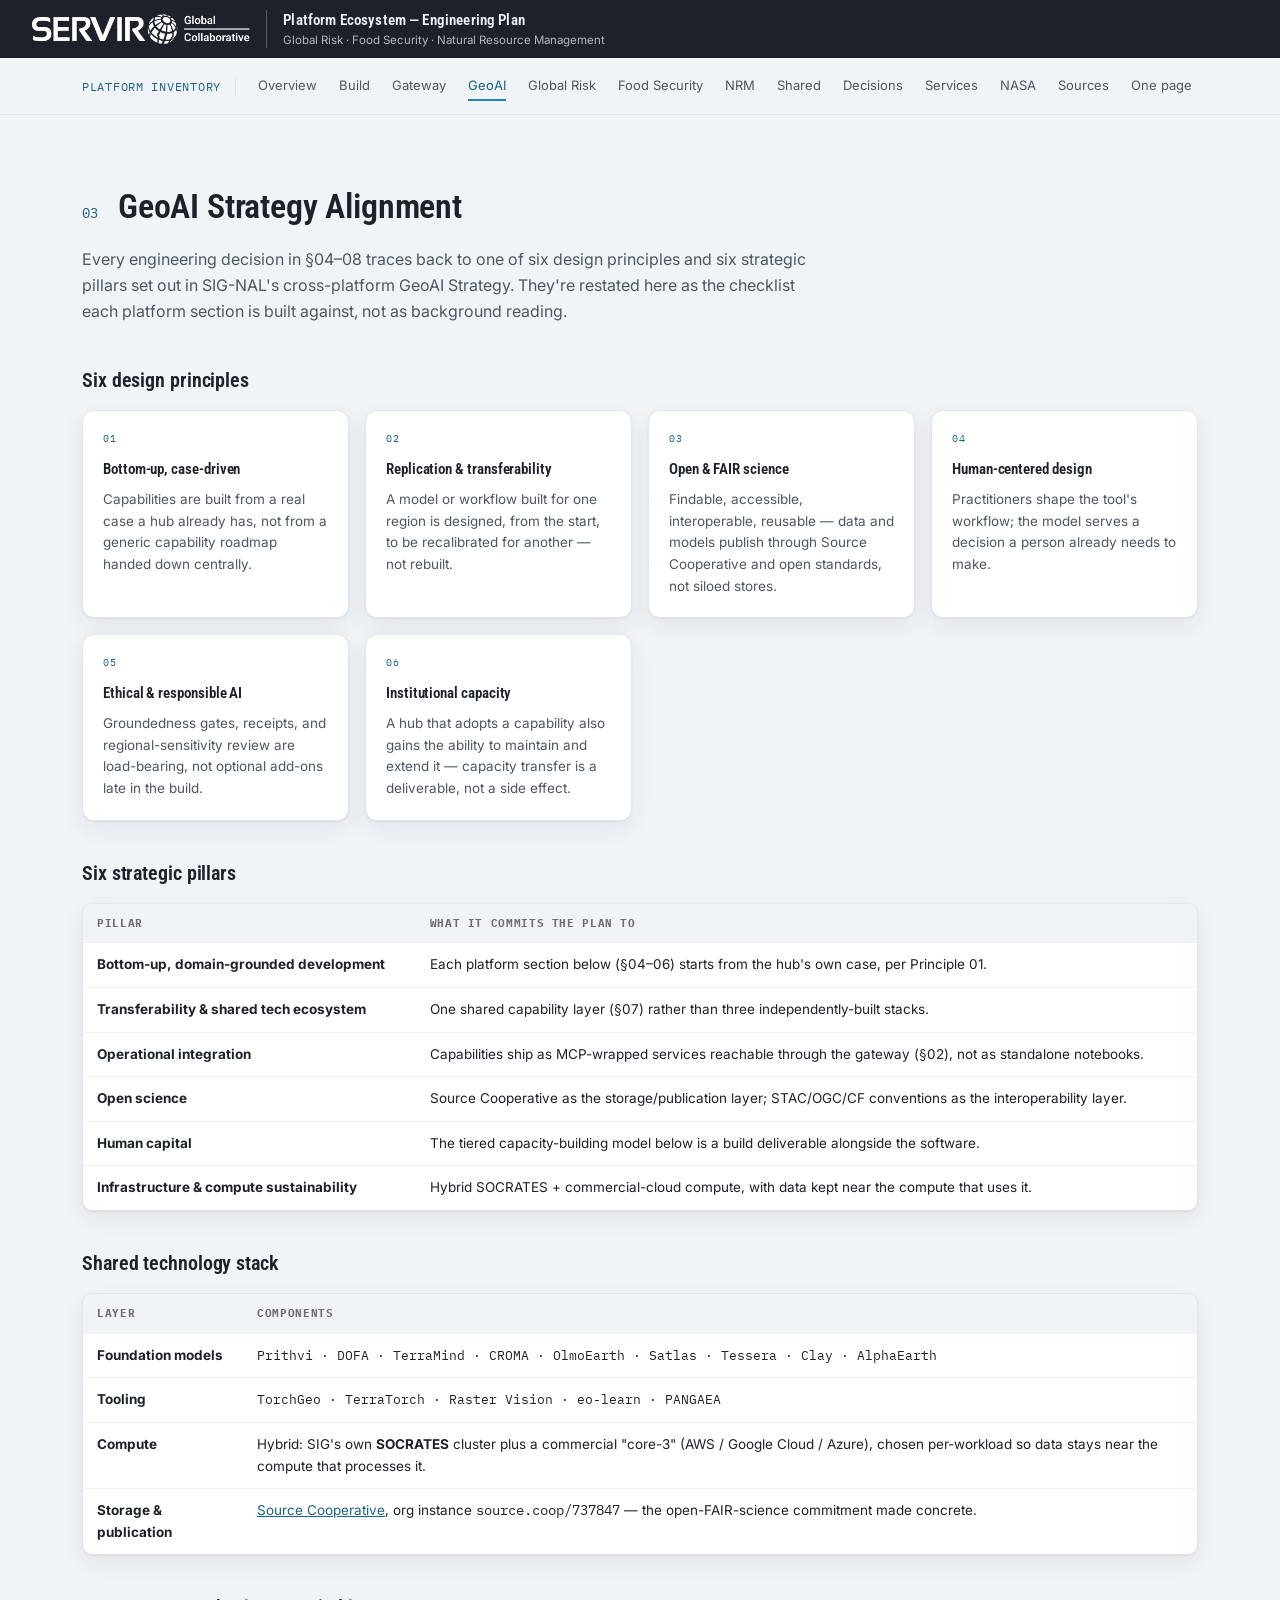
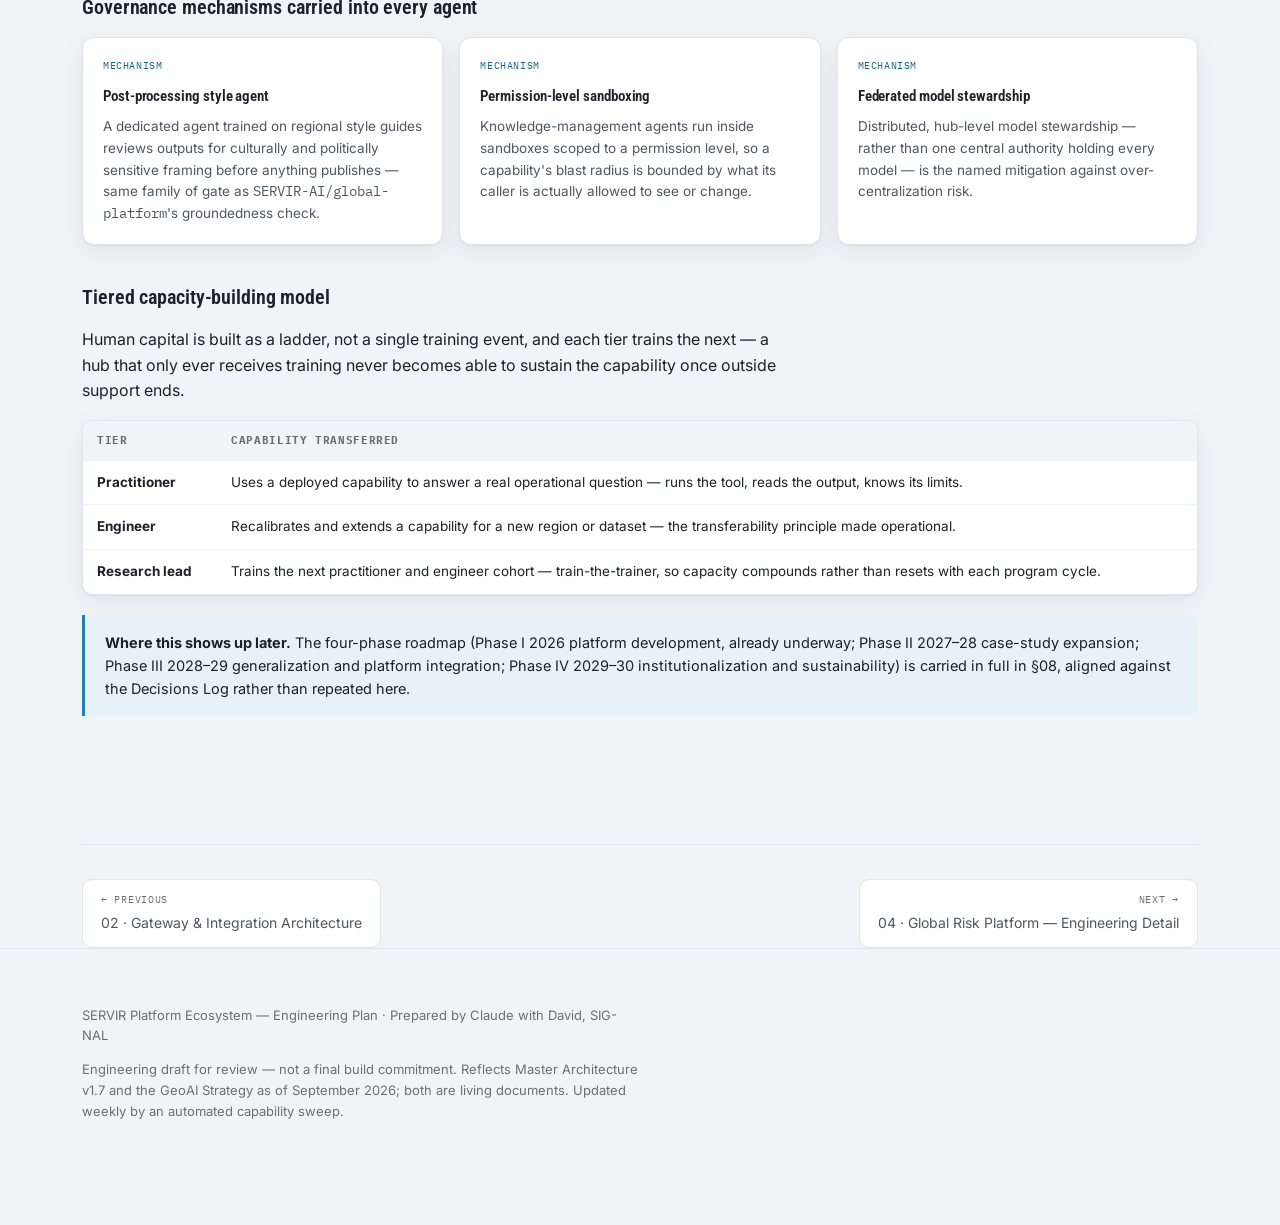
<file: 03-geoai.html>
<!doctype html>
<html lang="en">
<head>
<meta charset="utf-8">
<meta name="viewport" content="width=device-width,initial-scale=1">
<title>03 GeoAI Strategy Alignment — SERVIR Platform Inventory</title>
<meta name="description" content="SERVIR Platform Ecosystem — engineering plan, hub service inventory and capability register.">
<link rel="stylesheet" href="assets/style.css">
<link rel="stylesheet" href="https://fonts.googleapis.com/css2?family=Roboto+Condensed:wght@300;400;500;600;700&family=Inter:wght@400;500;600;700&family=IBM+Plex+Mono:wght@400;500;600&display=swap&family=Public+Sans:wght@400;500;600;700&family=IBM+Plex+Mono:wght@400;500;600&display=swap">
</head>
<body>
<header class="servir-header">
  <img class="servir-header__logo" src="assets/servir-logo.png" alt="SERVIR — Global Collaborative">
  <div class="servir-header__rule" aria-hidden="true"></div>
  <div>
    <div class="servir-header__domain">Platform Ecosystem &mdash; Engineering Plan</div>
    <div class="servir-header__scope">Global Risk &middot; Food Security &middot; Natural Resource Management</div>
  </div>
</header>
<nav class="topnav"><div class="topnav-inner">
<span class="topnav-brand">Platform Inventory</span>
<a href="index.html">Overview</a>
<a href="01-architecture.html">Build</a>
<a href="02-gateway.html">Gateway</a>
<a href="03-geoai.html" class="active">GeoAI</a>
<a href="04-global-risk.html">Global Risk</a>
<a href="05-food-security.html">Food Security</a>
<a href="06-nrm.html">NRM</a>
<a href="07-shared-infra.html">Shared</a>
<a href="08-decisions.html">Decisions</a>
<a href="09-services.html">Services</a>
<a href="10-nasa.html">NASA</a>
<a href="11-appendix.html">Sources</a>
<a href="full-plan.html">One page</a>
</div></nav>
<main><section class="plan-section" id="geoai">
<div class="wrap">
<div class="section-head"><span class="section-num">03</span><h2>GeoAI Strategy Alignment</h2></div>
<p class="section-dek">Every engineering decision in §04–08 traces back to one of six design principles and six strategic pillars set out in SIG-NAL's cross-platform GeoAI Strategy. They're restated here as the checklist each platform section is built against, not as background reading.</p>
<h3 class="subhead">Six design principles</h3>
<div class="card-grid">
<div class="card"><span class="tag">01</span><h4>Bottom-up, case-driven</h4><p>Capabilities are built from a real case a hub already has, not from a generic capability roadmap handed down centrally.</p></div>
<div class="card"><span class="tag">02</span><h4>Replication &amp; transferability</h4><p>A model or workflow built for one region is designed, from the start, to be recalibrated for another — not rebuilt.</p></div>
<div class="card"><span class="tag">03</span><h4>Open &amp; FAIR science</h4><p>Findable, accessible, interoperable, reusable — data and models publish through Source Cooperative and open standards, not siloed stores.</p></div>
<div class="card"><span class="tag">04</span><h4>Human-centered design</h4><p>Practitioners shape the tool's workflow; the model serves a decision a person already needs to make.</p></div>
<div class="card"><span class="tag">05</span><h4>Ethical &amp; responsible AI</h4><p>Groundedness gates, receipts, and regional-sensitivity review are load-bearing, not optional add-ons late in the build.</p></div>
<div class="card"><span class="tag">06</span><h4>Institutional capacity</h4><p>A hub that adopts a capability also gains the ability to maintain and extend it — capacity transfer is a deliverable, not a side effect.</p></div>
</div>
<h3 class="subhead">Six strategic pillars</h3>
<div class="table-scroll">
<table>
<thead><tr><th>Pillar</th><th>What it commits the plan to</th></tr></thead>
<tbody>
<tr><td><b>Bottom-up, domain-grounded development</b></td><td>Each platform section below (§04–06) starts from the hub's own case, per Principle 01.</td></tr>
<tr><td><b>Transferability &amp; shared tech ecosystem</b></td><td>One shared capability layer (§07) rather than three independently-built stacks.</td></tr>
<tr><td><b>Operational integration</b></td><td>Capabilities ship as MCP-wrapped services reachable through the gateway (§02), not as standalone notebooks.</td></tr>
<tr><td><b>Open science</b></td><td>Source Cooperative as the storage/publication layer; STAC/OGC/CF conventions as the interoperability layer.</td></tr>
<tr><td><b>Human capital</b></td><td>The tiered capacity-building model below is a build deliverable alongside the software.</td></tr>
<tr><td><b>Infrastructure &amp; compute sustainability</b></td><td>Hybrid SOCRATES + commercial-cloud compute, with data kept near the compute that uses it.</td></tr>
</tbody>
</table>
</div>
<h3 class="subhead">Shared technology stack</h3>
<div class="table-scroll">
<table>
<thead><tr><th>Layer</th><th>Components</th></tr></thead>
<tbody>
<tr><td><b>Foundation models</b></td><td class="mono">Prithvi · DOFA · TerraMind · CROMA · OlmoEarth · Satlas · Tessera · Clay · AlphaEarth</td></tr>
<tr><td><b>Tooling</b></td><td class="mono">TorchGeo · TerraTorch · Raster Vision · eo-learn · PANGAEA</td></tr>
<tr><td><b>Compute</b></td><td>Hybrid: SIG's own <b>SOCRATES</b> cluster plus a commercial "core-3" (AWS / Google Cloud / Azure), chosen per-workload so data stays near the compute that processes it.</td></tr>
<tr><td><b>Storage &amp; publication</b></td><td><a href="https://source.coop" rel="noopener" target="_blank">Source Cooperative</a>, org instance <code class="mono">source.coop/737847</code> — the open-FAIR-science commitment made concrete.</td></tr>
</tbody>
</table>
</div>
<h3 class="subhead">Governance mechanisms carried into every agent</h3>
<div class="card-grid">
<div class="card"><span class="tag">Mechanism</span><h4>Post-processing style agent</h4><p>A dedicated agent trained on regional style guides reviews outputs for culturally and politically sensitive framing before anything publishes — same family of gate as <code>SERVIR-AI/global-platform</code>'s groundedness check.</p></div>
<div class="card"><span class="tag">Mechanism</span><h4>Permission-level sandboxing</h4><p>Knowledge-management agents run inside sandboxes scoped to a permission level, so a capability's blast radius is bounded by what its caller is actually allowed to see or change.</p></div>
<div class="card"><span class="tag">Mechanism</span><h4>Federated model stewardship</h4><p>Distributed, hub-level model stewardship — rather than one central authority holding every model — is the named mitigation against over-centralization risk.</p></div>
</div>
<h3 class="subhead">Tiered capacity-building model</h3>
<p>Human capital is built as a ladder, not a single training event, and each tier trains the next — a hub that only ever receives training never becomes able to sustain the capability once outside support ends.</p>
<div class="table-scroll">
<table>
<thead><tr><th>Tier</th><th>Capability transferred</th></tr></thead>
<tbody>
<tr><td><b>Practitioner</b></td><td>Uses a deployed capability to answer a real operational question — runs the tool, reads the output, knows its limits.</td></tr>
<tr><td><b>Engineer</b></td><td>Recalibrates and extends a capability for a new region or dataset — the transferability principle made operational.</td></tr>
<tr><td><b>Research lead</b></td><td>Trains the next practitioner and engineer cohort — train-the-trainer, so capacity compounds rather than resets with each program cycle.</td></tr>
</tbody>
</table>
</div>
<div class="note">
<strong>Where this shows up later.</strong> The four-phase roadmap (Phase I 2026 platform development, already underway; Phase II 2027–28 case-study expansion; Phase III 2028–29 generalization and platform integration; Phase IV 2029–30 institutionalization and sustainability) is carried in full in §08, aligned against the Decisions Log rather than repeated here.
    </div>
</div>
</section></main><div class="wrap"><div class="pager">
<a href="02-gateway.html"><span class="lbl">← Previous</span>02 · Gateway &amp; Integration Architecture</a>
<a href="04-global-risk.html" style="text-align:right;"><span class="lbl">Next →</span>04 · Global Risk Platform — Engineering Detail</a>
</div></div>
<footer><div class="wrap"><p>SERVIR Platform Ecosystem — Engineering Plan · Prepared by Claude with David, SIG-NAL</p><p style="color:var(--ink-faint);">Engineering draft for review — not a final build commitment. Reflects Master Architecture v1.7 and the GeoAI Strategy as of September 2026; both are living documents. Updated weekly by an automated capability sweep.</p></div></footer>
</body>
</html>
</file>
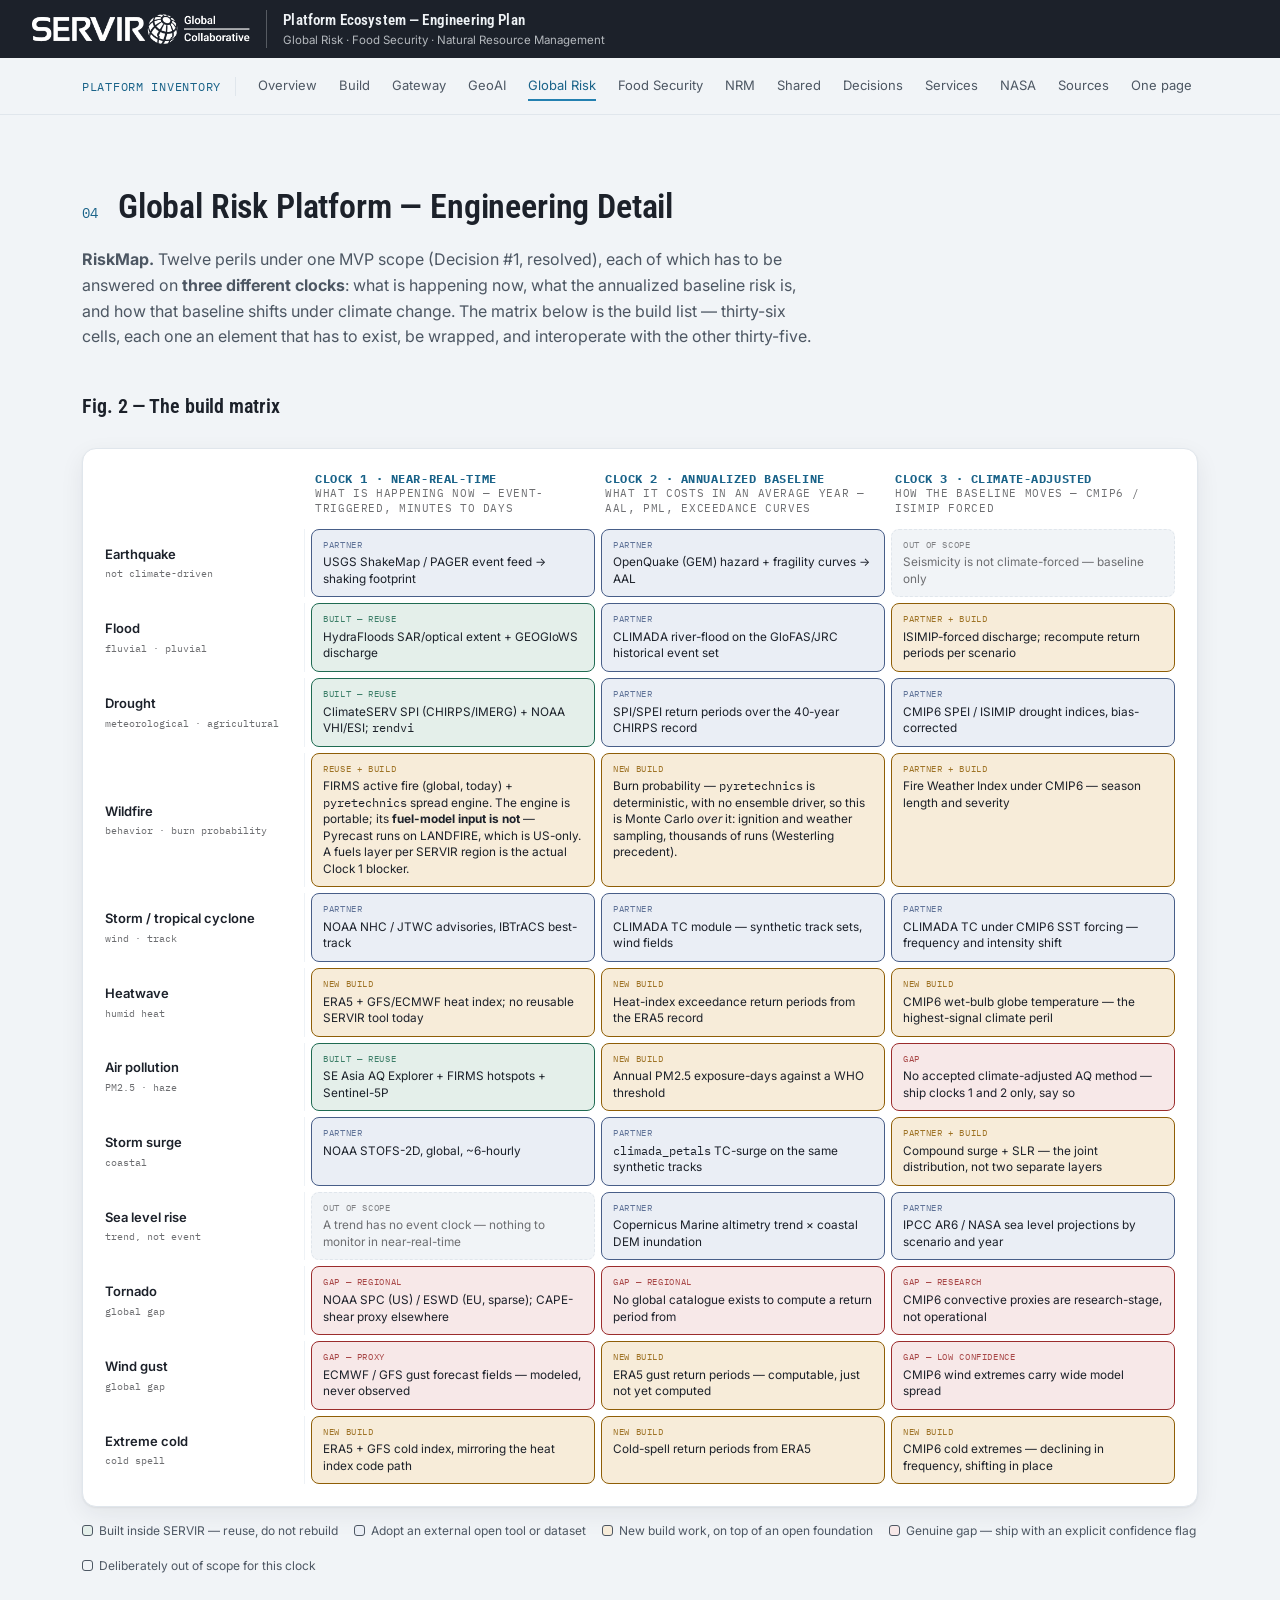
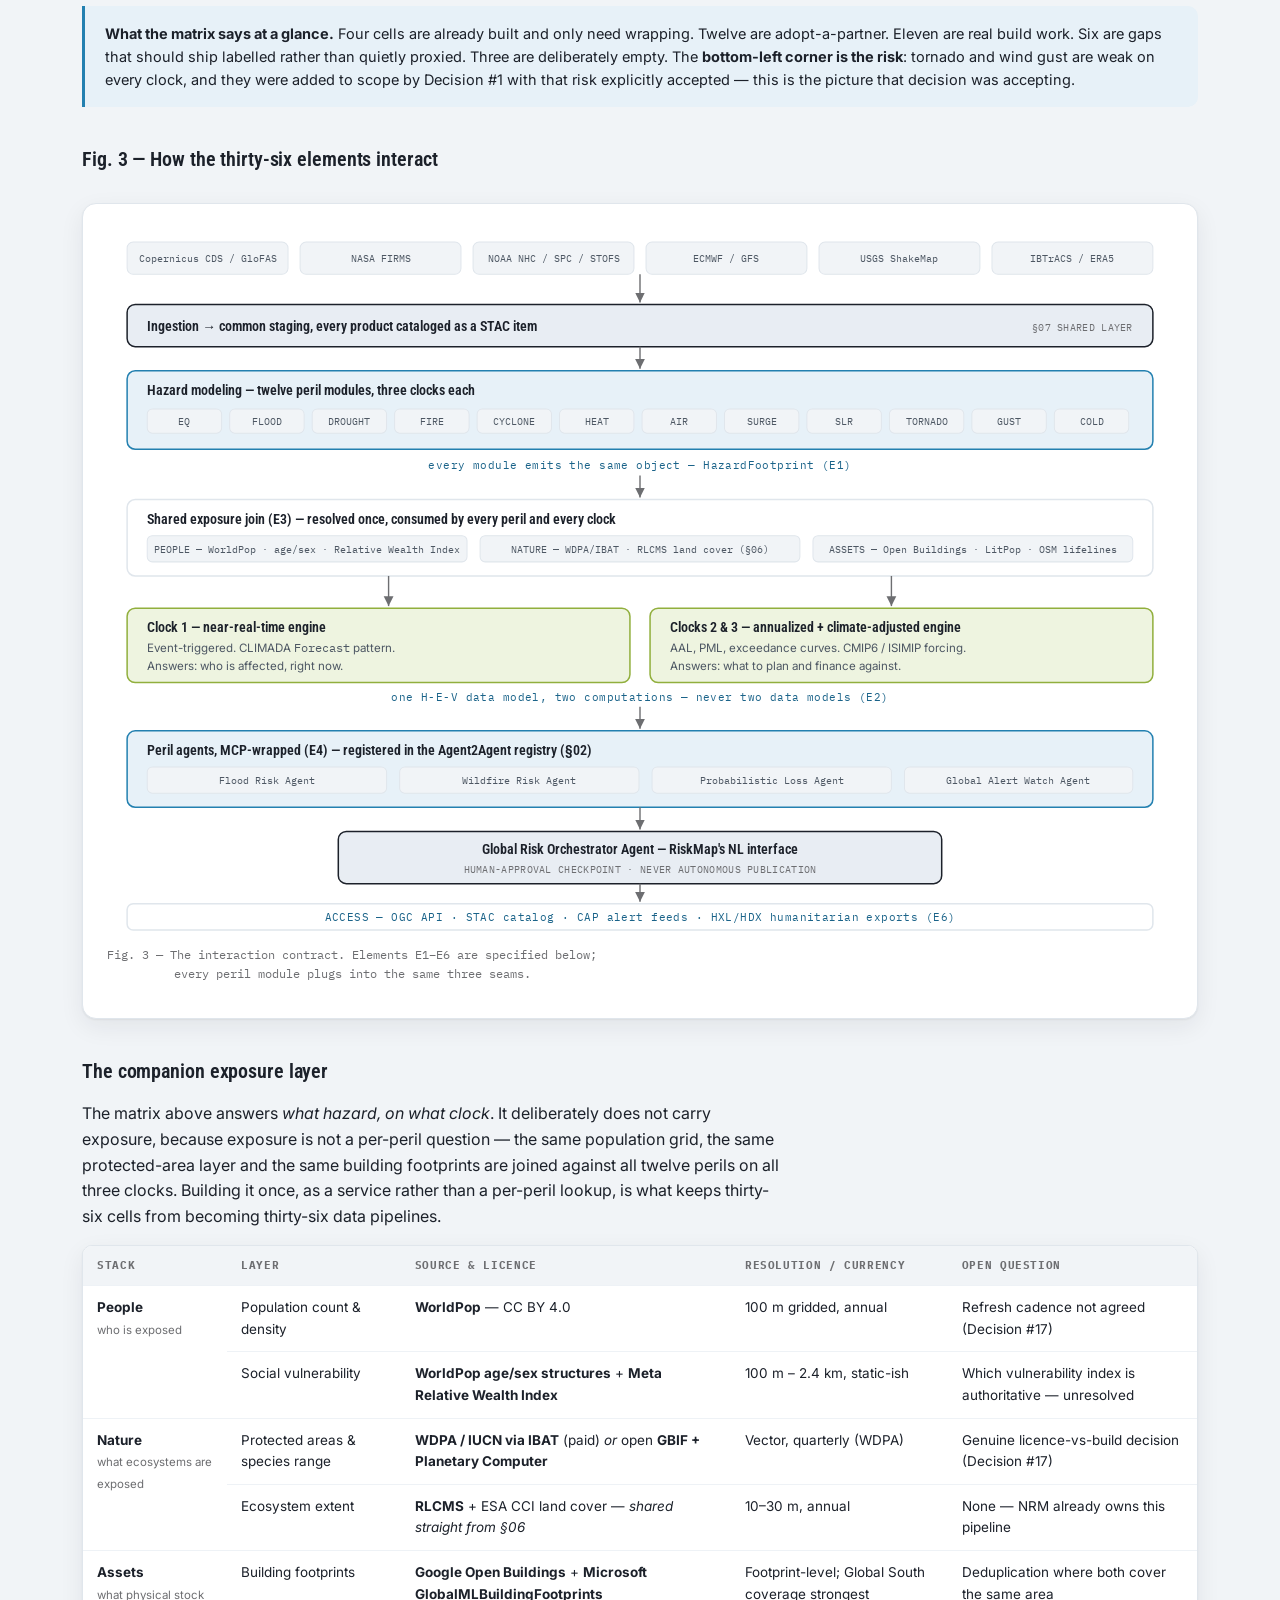
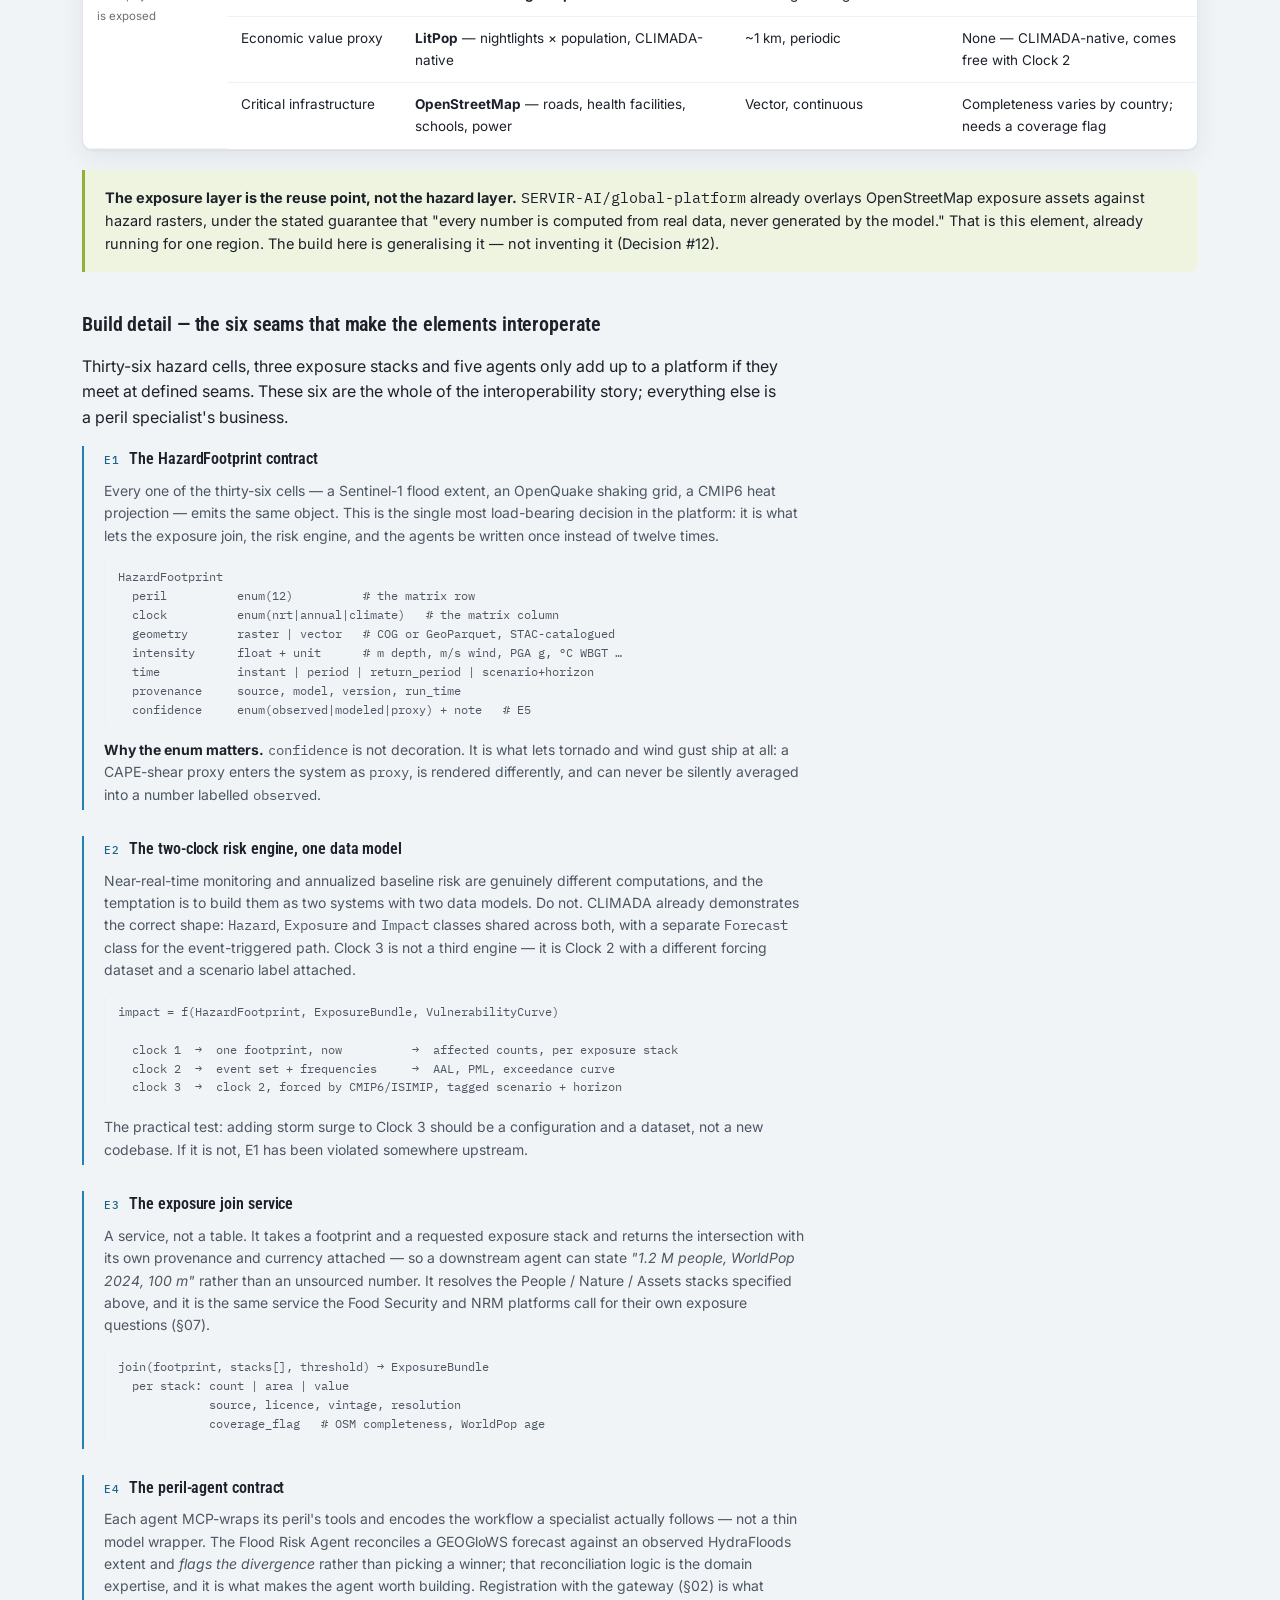
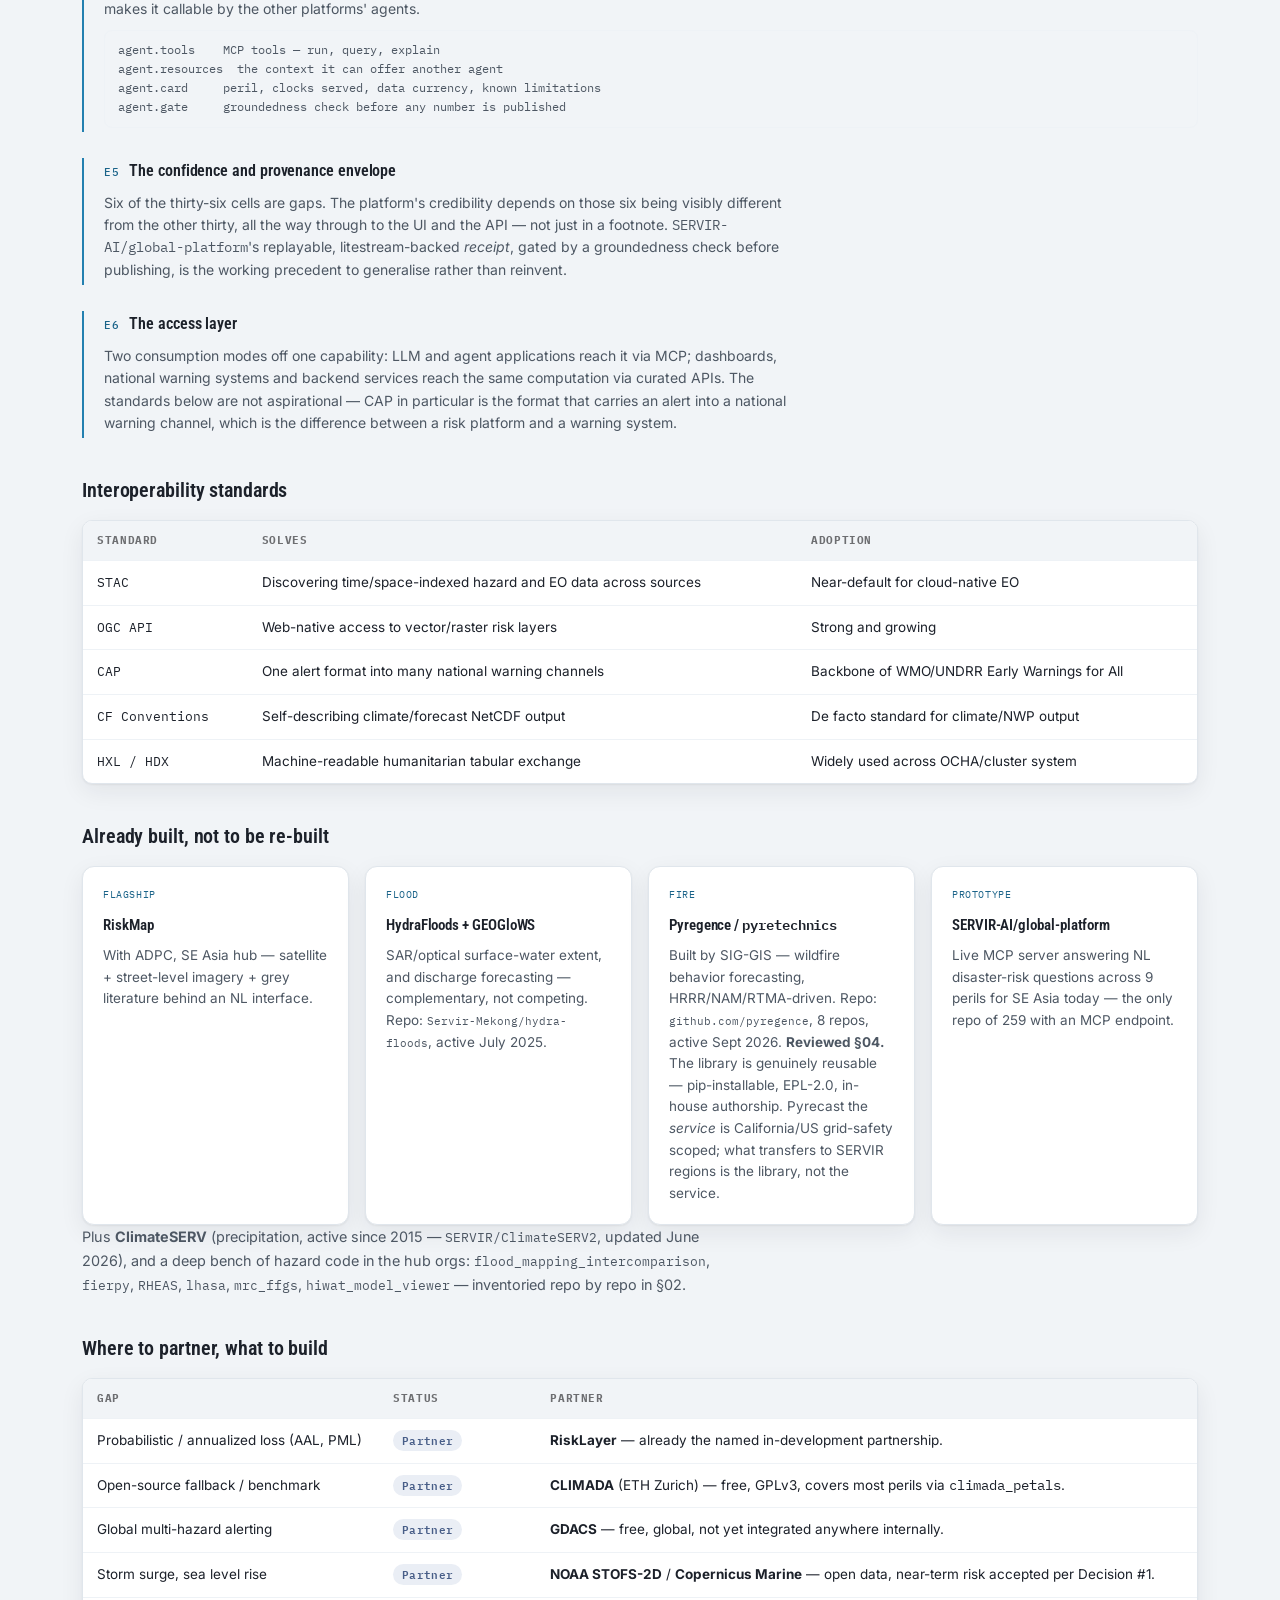
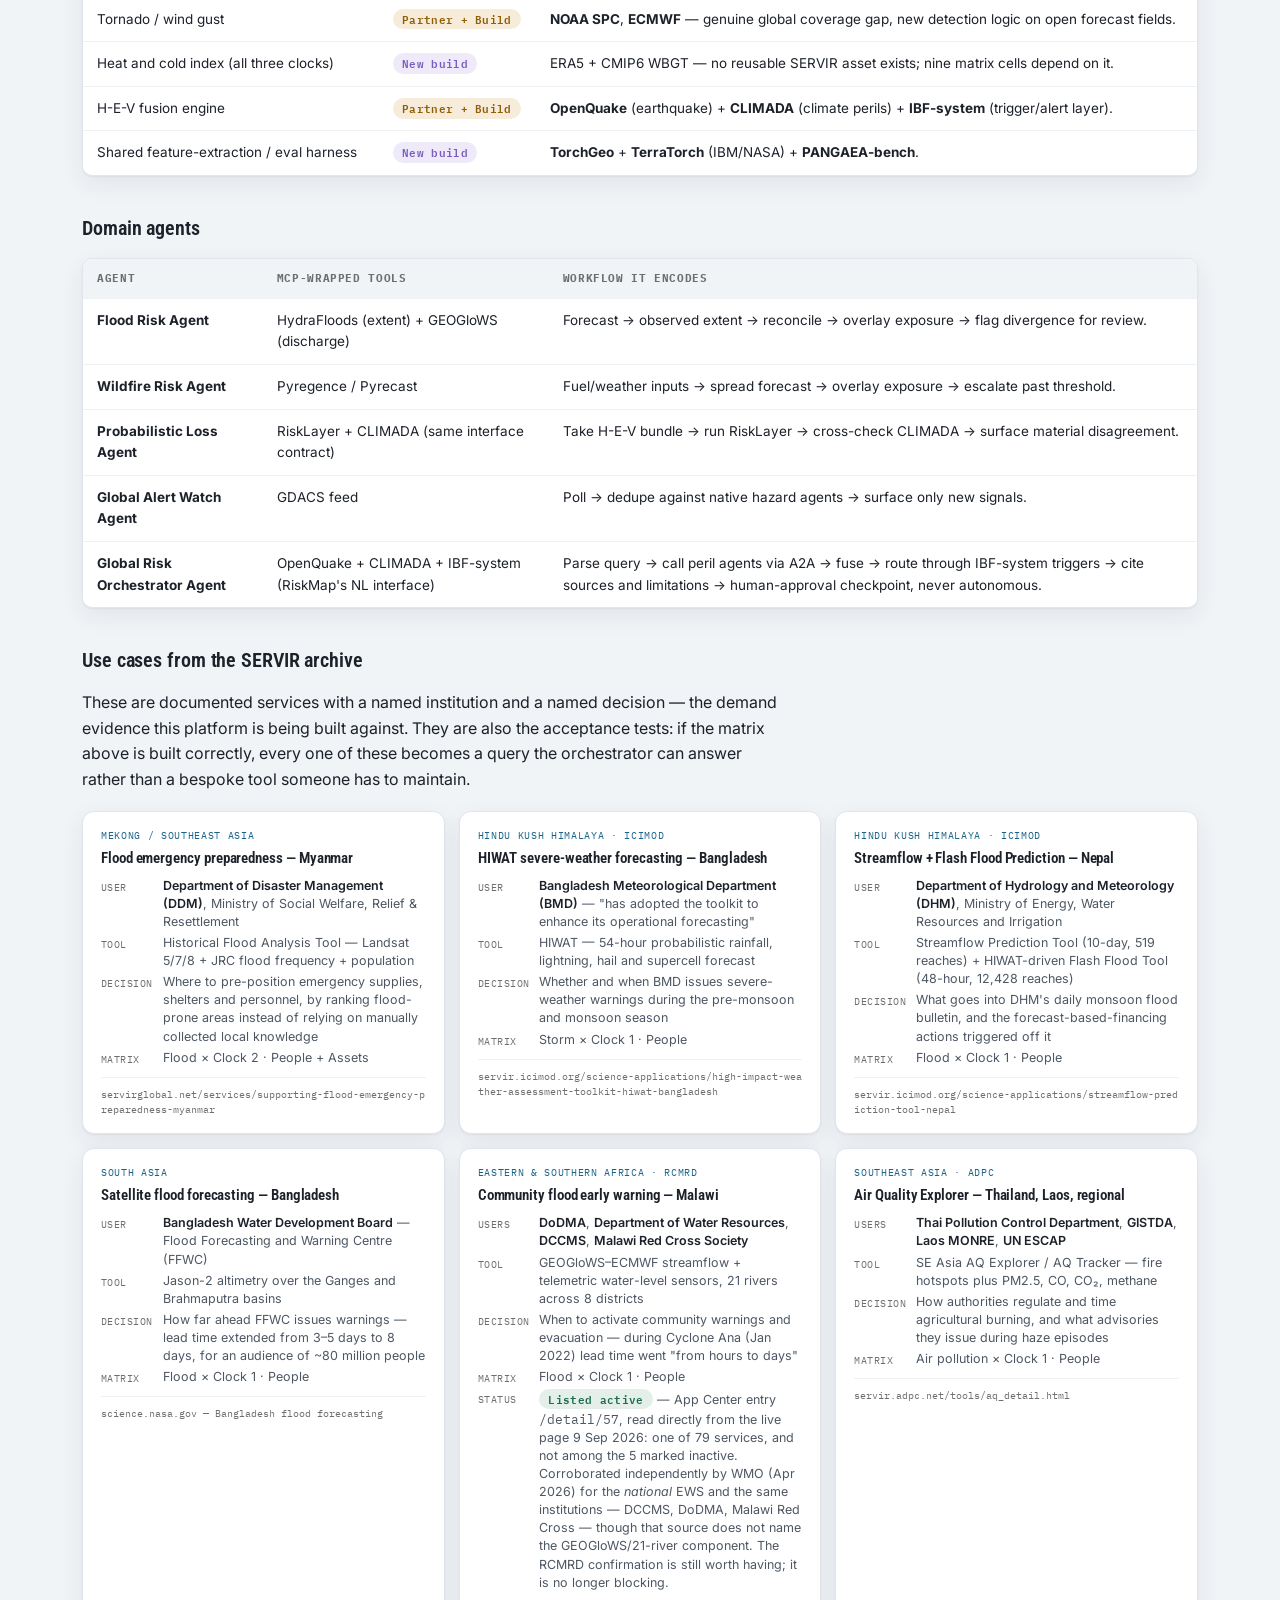
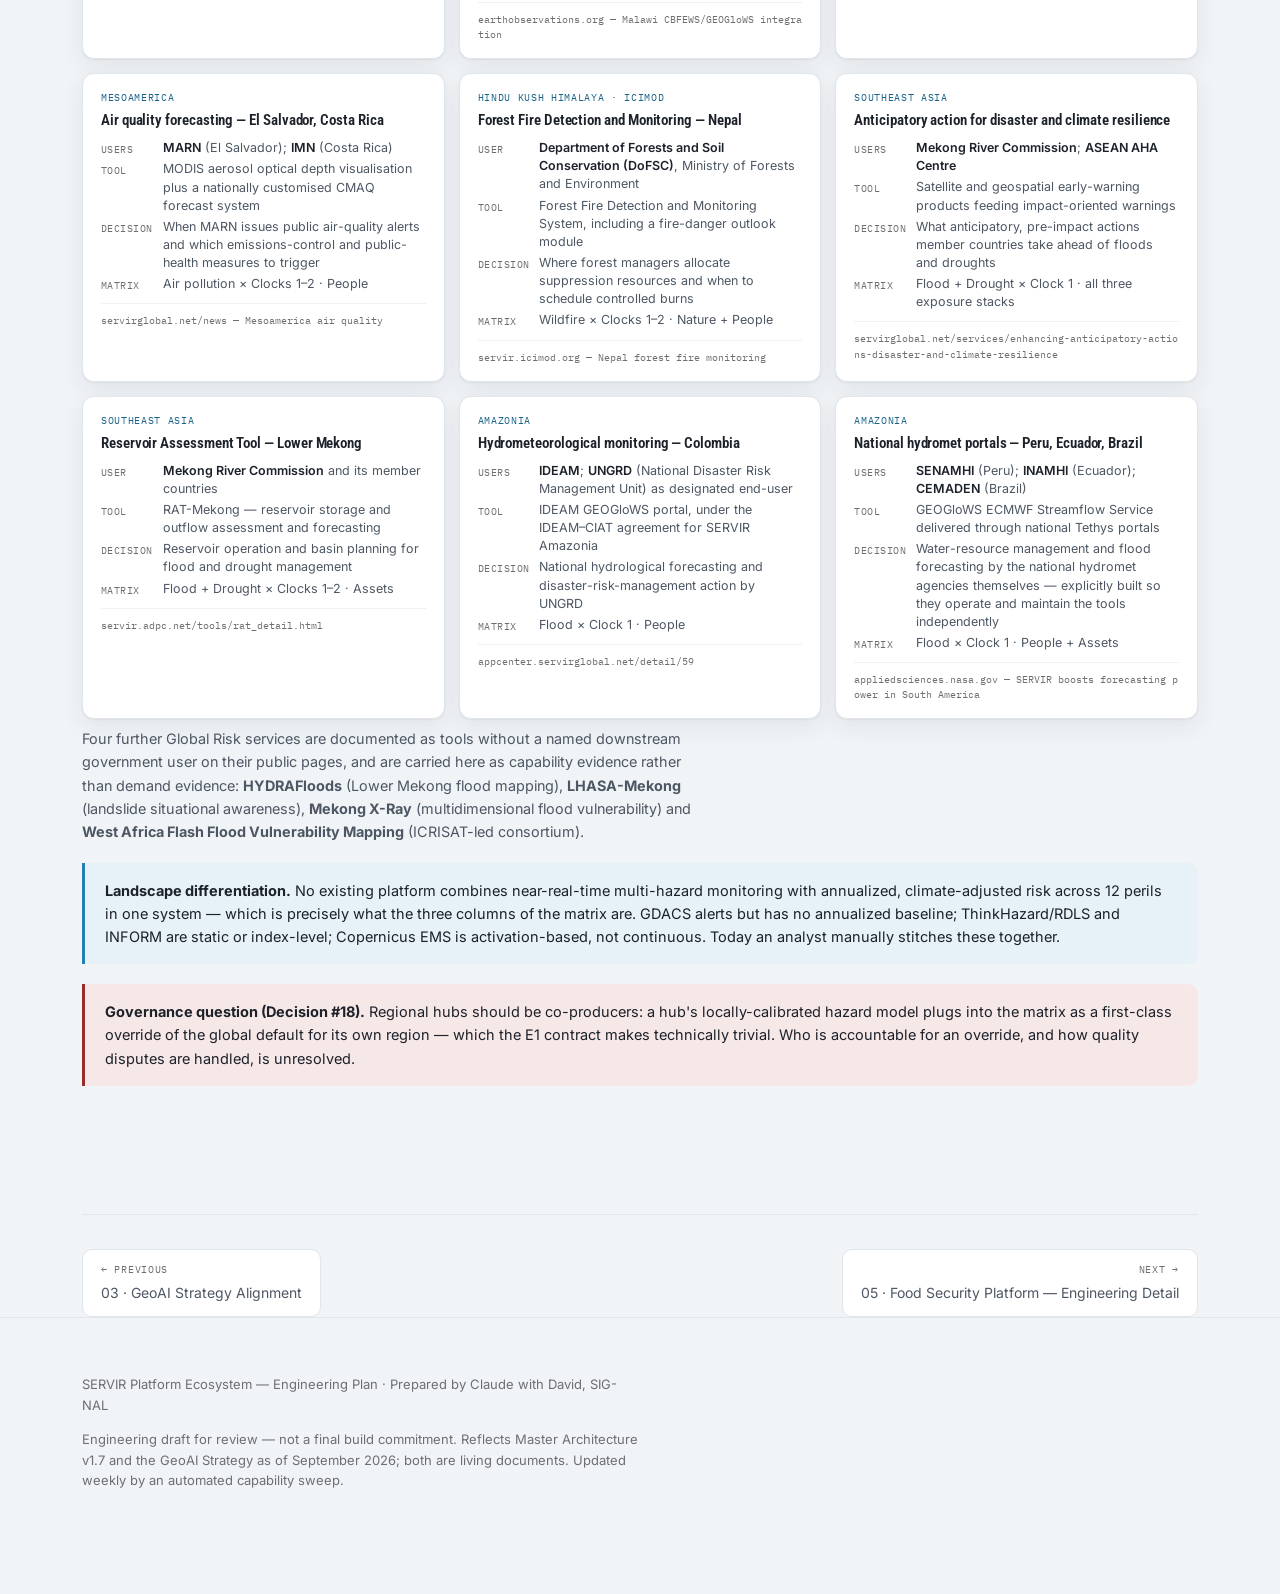
<file: 04-global-risk.html>
<!doctype html>
<html lang="en">
<head>
<meta charset="utf-8">
<meta name="viewport" content="width=device-width,initial-scale=1">
<title>04 Global Risk Platform — Engineering Detail — SERVIR Platform Inventory</title>
<meta name="description" content="SERVIR Platform Ecosystem — engineering plan, hub service inventory and capability register.">
<link rel="stylesheet" href="assets/style.css">
<link rel="stylesheet" href="https://fonts.googleapis.com/css2?family=Roboto+Condensed:wght@300;400;500;600;700&family=Inter:wght@400;500;600;700&family=IBM+Plex+Mono:wght@400;500;600&display=swap&family=Public+Sans:wght@400;500;600;700&family=IBM+Plex+Mono:wght@400;500;600&display=swap">
</head>
<body>
<header class="servir-header">
  <img class="servir-header__logo" src="assets/servir-logo.png" alt="SERVIR — Global Collaborative">
  <div class="servir-header__rule" aria-hidden="true"></div>
  <div>
    <div class="servir-header__domain">Platform Ecosystem &mdash; Engineering Plan</div>
    <div class="servir-header__scope">Global Risk &middot; Food Security &middot; Natural Resource Management</div>
  </div>
</header>
<nav class="topnav"><div class="topnav-inner">
<span class="topnav-brand">Platform Inventory</span>
<a href="index.html">Overview</a>
<a href="01-architecture.html">Build</a>
<a href="02-gateway.html">Gateway</a>
<a href="03-geoai.html">GeoAI</a>
<a href="04-global-risk.html" class="active">Global Risk</a>
<a href="05-food-security.html">Food Security</a>
<a href="06-nrm.html">NRM</a>
<a href="07-shared-infra.html">Shared</a>
<a href="08-decisions.html">Decisions</a>
<a href="09-services.html">Services</a>
<a href="10-nasa.html">NASA</a>
<a href="11-appendix.html">Sources</a>
<a href="full-plan.html">One page</a>
</div></nav>
<main><section class="plan-section" id="global-risk">
<div class="wrap">
<div class="section-head"><span class="section-num">04</span><h2>Global Risk Platform — Engineering Detail</h2></div>
<p class="section-dek"><b>RiskMap.</b> Twelve perils under one MVP scope (Decision #1, resolved), each of which has to be answered on <b>three different clocks</b>: what is happening now, what the annualized baseline risk is, and how that baseline shifts under climate change. The matrix below is the build list — thirty-six cells, each one an element that has to exist, be wrapped, and interoperate with the other thirty-five.</p>
<h3 class="subhead">Fig. 2 — The build matrix</h3>
<div class="mx-wrap">
<div class="mx">
<div class="mx-corner"></div>
<div class="mx-colhead"><b>Clock 1 · Near-real-time</b>What is happening now — event-triggered, minutes to days</div>
<div class="mx-colhead"><b>Clock 2 · Annualized baseline</b>What it costs in an average year — AAL, PML, exceedance curves</div>
<div class="mx-colhead"><b>Clock 3 · Climate-adjusted</b>How the baseline moves — CMIP6 / ISIMIP forced</div>
<div class="mx-rowhead">Earthquake<span>not climate-driven</span></div>
<div class="mx-cell s-partner"><span class="lab">Partner</span>USGS ShakeMap / PAGER event feed → shaking footprint</div>
<div class="mx-cell s-partner"><span class="lab">Partner</span>OpenQuake (GEM) hazard + fragility curves → AAL</div>
<div class="mx-cell s-na"><span class="lab">Out of scope</span>Seismicity is not climate-forced — baseline only</div>
<div class="mx-rowhead">Flood<span>fluvial · pluvial</span></div>
<div class="mx-cell s-live"><span class="lab">Built — reuse</span>HydraFloods SAR/optical extent + GEOGloWS discharge</div>
<div class="mx-cell s-partner"><span class="lab">Partner</span>CLIMADA river-flood on the GloFAS/JRC historical event set</div>
<div class="mx-cell s-build"><span class="lab">Partner + build</span>ISIMIP-forced discharge; recompute return periods per scenario</div>
<div class="mx-rowhead">Drought<span>meteorological · agricultural</span></div>
<div class="mx-cell s-live"><span class="lab">Built — reuse</span>ClimateSERV SPI (CHIRPS/IMERG) + NOAA VHI/ESI; <code>rendvi</code></div>
<div class="mx-cell s-partner"><span class="lab">Partner</span>SPI/SPEI return periods over the 40-year CHIRPS record</div>
<div class="mx-cell s-partner"><span class="lab">Partner</span>CMIP6 SPEI / ISIMIP drought indices, bias-corrected</div>
<div class="mx-rowhead">Wildfire<span>behavior · burn probability</span></div>
<div class="mx-cell s-build"><span class="lab">Reuse + build</span>FIRMS active fire (global, today) + <code>pyretechnics</code> spread engine. The engine is portable; its <b>fuel-model input is not</b> — Pyrecast runs on LANDFIRE, which is US-only. A fuels layer per SERVIR region is the actual Clock 1 blocker.</div>
<div class="mx-cell s-build"><span class="lab">New build</span>Burn probability — <code>pyretechnics</code> is deterministic, with no ensemble driver, so this is Monte Carlo <i>over</i> it: ignition and weather sampling, thousands of runs (Westerling precedent).</div>
<div class="mx-cell s-build"><span class="lab">Partner + build</span>Fire Weather Index under CMIP6 — season length and severity</div>
<div class="mx-rowhead">Storm / tropical cyclone<span>wind · track</span></div>
<div class="mx-cell s-partner"><span class="lab">Partner</span>NOAA NHC / JTWC advisories, IBTrACS best-track</div>
<div class="mx-cell s-partner"><span class="lab">Partner</span>CLIMADA TC module — synthetic track sets, wind fields</div>
<div class="mx-cell s-partner"><span class="lab">Partner</span>CLIMADA TC under CMIP6 SST forcing — frequency and intensity shift</div>
<div class="mx-rowhead">Heatwave<span>humid heat</span></div>
<div class="mx-cell s-build"><span class="lab">New build</span>ERA5 + GFS/ECMWF heat index; no reusable SERVIR tool today</div>
<div class="mx-cell s-build"><span class="lab">New build</span>Heat-index exceedance return periods from the ERA5 record</div>
<div class="mx-cell s-build"><span class="lab">New build</span>CMIP6 wet-bulb globe temperature — the highest-signal climate peril</div>
<div class="mx-rowhead">Air pollution<span>PM2.5 · haze</span></div>
<div class="mx-cell s-live"><span class="lab">Built — reuse</span>SE Asia AQ Explorer + FIRMS hotspots + Sentinel-5P</div>
<div class="mx-cell s-build"><span class="lab">New build</span>Annual PM2.5 exposure-days against a WHO threshold</div>
<div class="mx-cell s-gap"><span class="lab">Gap</span>No accepted climate-adjusted AQ method — ship clocks 1 and 2 only, say so</div>
<div class="mx-rowhead">Storm surge<span>coastal</span></div>
<div class="mx-cell s-partner"><span class="lab">Partner</span>NOAA STOFS-2D, global, ~6-hourly</div>
<div class="mx-cell s-partner"><span class="lab">Partner</span><code>climada_petals</code> TC-surge on the same synthetic tracks</div>
<div class="mx-cell s-build"><span class="lab">Partner + build</span>Compound surge + SLR — the joint distribution, not two separate layers</div>
<div class="mx-rowhead">Sea level rise<span>trend, not event</span></div>
<div class="mx-cell s-na"><span class="lab">Out of scope</span>A trend has no event clock — nothing to monitor in near-real-time</div>
<div class="mx-cell s-partner"><span class="lab">Partner</span>Copernicus Marine altimetry trend × coastal DEM inundation</div>
<div class="mx-cell s-partner"><span class="lab">Partner</span>IPCC AR6 / NASA sea level projections by scenario and year</div>
<div class="mx-rowhead">Tornado<span>global gap</span></div>
<div class="mx-cell s-gap"><span class="lab">Gap — regional</span>NOAA SPC (US) / ESWD (EU, sparse); CAPE-shear proxy elsewhere</div>
<div class="mx-cell s-gap"><span class="lab">Gap — regional</span>No global catalogue exists to compute a return period from</div>
<div class="mx-cell s-gap"><span class="lab">Gap — research</span>CMIP6 convective proxies are research-stage, not operational</div>
<div class="mx-rowhead">Wind gust<span>global gap</span></div>
<div class="mx-cell s-gap"><span class="lab">Gap — proxy</span>ECMWF / GFS gust forecast fields — modeled, never observed</div>
<div class="mx-cell s-build"><span class="lab">New build</span>ERA5 gust return periods — computable, just not yet computed</div>
<div class="mx-cell s-gap"><span class="lab">Gap — low confidence</span>CMIP6 wind extremes carry wide model spread</div>
<div class="mx-rowhead">Extreme cold<span>cold spell</span></div>
<div class="mx-cell s-build"><span class="lab">New build</span>ERA5 + GFS cold index, mirroring the heat index code path</div>
<div class="mx-cell s-build"><span class="lab">New build</span>Cold-spell return periods from ERA5</div>
<div class="mx-cell s-build"><span class="lab">New build</span>CMIP6 cold extremes — declining in frequency, shifting in place</div>
</div>
</div>
<div class="legend">
<span><i class="lg-live"></i>Built inside SERVIR — reuse, do not rebuild</span>
<span><i class="lg-partner"></i>Adopt an external open tool or dataset</span>
<span><i class="lg-build"></i>New build work, on top of an open foundation</span>
<span><i class="lg-gap"></i>Genuine gap — ship with an explicit confidence flag</span>
<span><i class="lg-na"></i>Deliberately out of scope for this clock</span>
</div>
<div class="note">
<strong>What the matrix says at a glance.</strong> Four cells are already built and only need wrapping. Twelve are adopt-a-partner. Eleven are real build work. Six are gaps that should ship labelled rather than quietly proxied. Three are deliberately empty. The <b>bottom-left corner is the risk</b>: tornado and wind gust are weak on every clock, and they were added to scope by Decision #1 with that risk explicitly accepted — this is the picture that decision was accepting.
    </div>
<h3 class="subhead">Fig. 3 — How the thirty-six elements interact</h3>
<div class="diagram-wrap">
<svg aria-label="Interaction diagram: sources feed ingestion and a STAC catalog, twelve peril modules emit one hazard footprint schema, a shared exposure join adds people, nature and assets, two risk clocks compute from the same data model, peril agents register with Agent2Agent, and an orchestrator routes everything through a human approval checkpoint to the access layer." height="auto" role="img" viewbox="0 0 1060 700" width="100%">
<defs>
<marker id="ar" markerheight="9" markerwidth="9" orient="auto" refx="7" refy="4.5">
<path class="dg-arrow" d="M0,1 L7,4.5 L0,8 Z" fill="currentColor"></path>
</marker>
</defs>
<style>.dg-arrow{fill:var(--ink-faint);}</style>
<!-- sources -->
<g>
<rect class="dg-chip" height="32" rx="6" width="160" x="20" y="14"></rect>
<text class="dg-chip-text" text-anchor="middle" x="100" y="34">Copernicus CDS / GloFAS</text>
<rect class="dg-chip" height="32" rx="6" width="160" x="192" y="14"></rect>
<text class="dg-chip-text" text-anchor="middle" x="272" y="34">NASA FIRMS</text>
<rect class="dg-chip" height="32" rx="6" width="160" x="364" y="14"></rect>
<text class="dg-chip-text" text-anchor="middle" x="444" y="34">NOAA NHC / SPC / STOFS</text>
<rect class="dg-chip" height="32" rx="6" width="160" x="536" y="14"></rect>
<text class="dg-chip-text" text-anchor="middle" x="616" y="34">ECMWF / GFS</text>
<rect class="dg-chip" height="32" rx="6" width="160" x="708" y="14"></rect>
<text class="dg-chip-text" text-anchor="middle" x="788" y="34">USGS ShakeMap</text>
<rect class="dg-chip" height="32" rx="6" width="160" x="880" y="14"></rect>
<text class="dg-chip-text" text-anchor="middle" x="960" y="34">IBTrACS / ERA5</text>
</g>
<line class="dg-line" marker-end="url(#ar)" x1="530" x2="530" y1="46" y2="74"></line>
<!-- ingestion -->
<rect class="dg-box-space" height="42" rx="8" width="1020" x="20" y="76"></rect>
<text class="dg-title" x="40" y="102">Ingestion → common staging, every product cataloged as a STAC item</text>
<text class="dg-label" text-anchor="end" x="1020" y="102">§07 SHARED LAYER</text>
<line class="dg-line" marker-end="url(#ar)" x1="530" x2="530" y1="118" y2="140"></line>
<!-- hazard modules -->
<rect class="dg-box-accent" height="78" rx="8" width="1020" x="20" y="142"></rect>
<text class="dg-title" x="40" y="166">Hazard modeling — twelve peril modules, three clocks each</text>
<g>
<rect class="dg-chip" height="24" rx="5" width="74" x="40" y="180"></rect><text class="dg-chip-text" text-anchor="middle" x="77" y="196">EQ</text>
<rect class="dg-chip" height="24" rx="5" width="74" x="122" y="180"></rect><text class="dg-chip-text" text-anchor="middle" x="159" y="196">FLOOD</text>
<rect class="dg-chip" height="24" rx="5" width="74" x="204" y="180"></rect><text class="dg-chip-text" text-anchor="middle" x="241" y="196">DROUGHT</text>
<rect class="dg-chip" height="24" rx="5" width="74" x="286" y="180"></rect><text class="dg-chip-text" text-anchor="middle" x="323" y="196">FIRE</text>
<rect class="dg-chip" height="24" rx="5" width="74" x="368" y="180"></rect><text class="dg-chip-text" text-anchor="middle" x="405" y="196">CYCLONE</text>
<rect class="dg-chip" height="24" rx="5" width="74" x="450" y="180"></rect><text class="dg-chip-text" text-anchor="middle" x="487" y="196">HEAT</text>
<rect class="dg-chip" height="24" rx="5" width="74" x="532" y="180"></rect><text class="dg-chip-text" text-anchor="middle" x="569" y="196">AIR</text>
<rect class="dg-chip" height="24" rx="5" width="74" x="614" y="180"></rect><text class="dg-chip-text" text-anchor="middle" x="651" y="196">SURGE</text>
<rect class="dg-chip" height="24" rx="5" width="74" x="696" y="180"></rect><text class="dg-chip-text" text-anchor="middle" x="733" y="196">SLR</text>
<rect class="dg-chip" height="24" rx="5" width="74" x="778" y="180"></rect><text class="dg-chip-text" text-anchor="middle" x="815" y="196">TORNADO</text>
<rect class="dg-chip" height="24" rx="5" width="74" x="860" y="180"></rect><text class="dg-chip-text" text-anchor="middle" x="897" y="196">GUST</text>
<rect class="dg-chip" height="24" rx="5" width="74" x="942" y="180"></rect><text class="dg-chip-text" text-anchor="middle" x="979" y="196">COLD</text>
</g>
<text class="dg-label-accent" text-anchor="middle" x="530" y="240">every module emits the same object — HazardFootprint (E1)</text>
<line class="dg-line" marker-end="url(#ar)" x1="530" x2="530" y1="246" y2="268"></line>
<!-- exposure -->
<rect class="dg-box" height="76" rx="8" width="1020" x="20" y="270"></rect>
<text class="dg-title" x="40" y="294">Shared exposure join (E3) — resolved once, consumed by every peril and every clock</text>
<g>
<rect class="dg-chip" height="26" rx="5" width="318" x="40" y="306"></rect><text class="dg-chip-text" text-anchor="middle" x="199" y="323">PEOPLE — WorldPop · age/sex · Relative Wealth Index</text>
<rect class="dg-chip" height="26" rx="5" width="318" x="371" y="306"></rect><text class="dg-chip-text" text-anchor="middle" x="530" y="323">NATURE — WDPA/IBAT · RLCMS land cover (§06)</text>
<rect class="dg-chip" height="26" rx="5" width="318" x="702" y="306"></rect><text class="dg-chip-text" text-anchor="middle" x="861" y="323">ASSETS — Open Buildings · LitPop · OSM lifelines</text>
</g>
<line class="dg-line" marker-end="url(#ar)" x1="280" x2="280" y1="346" y2="376"></line>
<line class="dg-line" marker-end="url(#ar)" x1="780" x2="780" y1="346" y2="376"></line>
<!-- two clocks -->
<rect class="dg-box-gold" height="74" rx="8" width="500" x="20" y="378"></rect>
<text class="dg-title" x="40" y="402">Clock 1 — near-real-time engine</text>
<text class="dg-sub" x="40" y="422">Event-triggered. CLIMADA <tspan font-family="var(--font-mono)">Forecast</tspan> pattern.</text>
<text class="dg-sub" x="40" y="440">Answers: who is affected, right now.</text>
<rect class="dg-box-gold" height="74" rx="8" width="500" x="540" y="378"></rect>
<text class="dg-title" x="560" y="402">Clocks 2 &amp; 3 — annualized + climate-adjusted engine</text>
<text class="dg-sub" x="560" y="422">AAL, PML, exceedance curves. CMIP6 / ISIMIP forcing.</text>
<text class="dg-sub" x="560" y="440">Answers: what to plan and finance against.</text>
<text class="dg-label-accent" text-anchor="middle" x="530" y="470">one H-E-V data model, two computations — never two data models (E2)</text>
<line class="dg-line" marker-end="url(#ar)" x1="530" x2="530" y1="476" y2="498"></line>
<!-- agents -->
<rect class="dg-box-accent" height="76" rx="8" width="1020" x="20" y="500"></rect>
<text class="dg-title" x="40" y="524">Peril agents, MCP-wrapped (E4) — registered in the Agent2Agent registry (§02)</text>
<g>
<rect class="dg-chip" height="26" rx="5" width="238" x="40" y="536"></rect><text class="dg-chip-text" text-anchor="middle" x="159" y="553">Flood Risk Agent</text>
<rect class="dg-chip" height="26" rx="5" width="238" x="291" y="536"></rect><text class="dg-chip-text" text-anchor="middle" x="410" y="553">Wildfire Risk Agent</text>
<rect class="dg-chip" height="26" rx="5" width="238" x="542" y="536"></rect><text class="dg-chip-text" text-anchor="middle" x="661" y="553">Probabilistic Loss Agent</text>
<rect class="dg-chip" height="26" rx="5" width="227" x="793" y="536"></rect><text class="dg-chip-text" text-anchor="middle" x="906" y="553">Global Alert Watch Agent</text>
</g>
<line class="dg-line" marker-end="url(#ar)" x1="530" x2="530" y1="576" y2="598"></line>
<!-- orchestrator -->
<rect class="dg-box-space" height="52" rx="8" width="600" x="230" y="600"></rect>
<text class="dg-title" text-anchor="middle" x="530" y="622">Global Risk Orchestrator Agent — RiskMap's NL interface</text>
<text class="dg-label" text-anchor="middle" x="530" y="641">HUMAN-APPROVAL CHECKPOINT · NEVER AUTONOMOUS PUBLICATION</text>
<line class="dg-line" marker-end="url(#ar)" x1="530" x2="530" y1="652" y2="670"></line>
<!-- access -->
<rect class="dg-box" height="26" rx="6" width="1020" x="20" y="672"></rect>
<text class="dg-label-accent" text-anchor="middle" x="530" y="689">ACCESS — OGC API · STAC catalog · CAP alert feeds · HXL/HDX humanitarian exports (E6)</text>
</svg>
<p class="diagram-caption">Fig. 3 — The interaction contract. Elements E1–E6 are specified below; every peril module plugs into the same three seams.</p>
</div>
<h3 class="subhead">The companion exposure layer</h3>
<p>The matrix above answers <em>what hazard, on what clock</em>. It deliberately does not carry exposure, because exposure is not a per-peril question — the same population grid, the same protected-area layer and the same building footprints are joined against all twelve perils on all three clocks. Building it once, as a service rather than a per-peril lookup, is what keeps thirty-six cells from becoming thirty-six data pipelines.</p>
<div class="table-scroll">
<table>
<thead><tr><th>Stack</th><th>Layer</th><th>Source &amp; licence</th><th>Resolution / currency</th><th>Open question</th></tr></thead>
<tbody>
<tr><td rowspan="2"><b>People</b><br/><span style="font-size:0.85em;color:var(--ink-faint);">who is exposed</span></td><td>Population count &amp; density</td><td><b>WorldPop</b> — CC BY 4.0</td><td>100 m gridded, annual</td><td>Refresh cadence not agreed (Decision #17)</td></tr>
<tr><td>Social vulnerability</td><td><b>WorldPop age/sex structures</b> + <b>Meta Relative Wealth Index</b></td><td>100 m – 2.4 km, static-ish</td><td>Which vulnerability index is authoritative — unresolved</td></tr>
<tr><td rowspan="2"><b>Nature</b><br/><span style="font-size:0.85em;color:var(--ink-faint);">what ecosystems are exposed</span></td><td>Protected areas &amp; species range</td><td><b>WDPA / IUCN via IBAT</b> (paid) <em>or</em> open <b>GBIF + Planetary Computer</b></td><td>Vector, quarterly (WDPA)</td><td>Genuine licence-vs-build decision (Decision #17)</td></tr>
<tr><td>Ecosystem extent</td><td><b>RLCMS</b> + ESA CCI land cover — <em>shared straight from §06</em></td><td>10–30 m, annual</td><td>None — NRM already owns this pipeline</td></tr>
<tr><td rowspan="3"><b>Assets</b><br/><span style="font-size:0.85em;color:var(--ink-faint);">what physical stock is exposed</span></td><td>Building footprints</td><td><b>Google Open Buildings</b> + <b>Microsoft GlobalMLBuildingFootprints</b></td><td>Footprint-level; Global South coverage strongest</td><td>Deduplication where both cover the same area</td></tr>
<tr><td>Economic value proxy</td><td><b>LitPop</b> — nightlights × population, CLIMADA-native</td><td>~1 km, periodic</td><td>None — CLIMADA-native, comes free with Clock 2</td></tr>
<tr><td>Critical infrastructure</td><td><b>OpenStreetMap</b> — roads, health facilities, schools, power</td><td>Vector, continuous</td><td>Completeness varies by country; needs a coverage flag</td></tr>
</tbody>
</table>
</div>
<div class="note gold">
<strong>The exposure layer is the reuse point, not the hazard layer.</strong> <code>SERVIR-AI/global-platform</code> already overlays OpenStreetMap exposure assets against hazard rasters, under the stated guarantee that "every number is computed from real data, never generated by the model." That is this element, already running for one region. The build here is generalising it — not inventing it (Decision #12).
    </div>
<h3 class="subhead">Build detail — the six seams that make the elements interoperate</h3>
<p>Thirty-six hazard cells, three exposure stacks and five agents only add up to a platform if they meet at defined seams. These six are the whole of the interoperability story; everything else is a peril specialist's business.</p>
<div class="elem accent">
<h4><span class="eid">E1</span> The HazardFootprint contract</h4>
<p>Every one of the thirty-six cells — a Sentinel-1 flood extent, an OpenQuake shaking grid, a CMIP6 heat projection — emits the same object. This is the single most load-bearing decision in the platform: it is what lets the exposure join, the risk engine, and the agents be written once instead of twelve times.</p>
<div class="contract">HazardFootprint
  peril          enum(12)          # the matrix row
  clock          enum(nrt|annual|climate)   # the matrix column
  geometry       raster | vector   # COG or GeoParquet, STAC-catalogued
  intensity      float + unit      # m depth, m/s wind, PGA g, °C WBGT …
  time           instant | period | return_period | scenario+horizon
  provenance     source, model, version, run_time
  confidence     enum(observed|modeled|proxy) + note   # E5
</div>
<p><b>Why the enum matters.</b> <code>confidence</code> is not decoration. It is what lets tornado and wind gust ship at all: a CAPE-shear proxy enters the system as <code>proxy</code>, is rendered differently, and can never be silently averaged into a number labelled <code>observed</code>.</p>
</div>
<div class="elem accent">
<h4><span class="eid">E2</span> The two-clock risk engine, one data model</h4>
<p>Near-real-time monitoring and annualized baseline risk are genuinely different computations, and the temptation is to build them as two systems with two data models. Do not. CLIMADA already demonstrates the correct shape: <code>Hazard</code>, <code>Exposure</code> and <code>Impact</code> classes shared across both, with a separate <code>Forecast</code> class for the event-triggered path. Clock 3 is not a third engine — it is Clock 2 with a different forcing dataset and a scenario label attached.</p>
<div class="contract">impact = f(HazardFootprint, ExposureBundle, VulnerabilityCurve)

  clock 1  →  one footprint, now          →  affected counts, per exposure stack
  clock 2  →  event set + frequencies     →  AAL, PML, exceedance curve
  clock 3  →  clock 2, forced by CMIP6/ISIMIP, tagged scenario + horizon
</div>
<p>The practical test: adding storm surge to Clock 3 should be a configuration and a dataset, not a new codebase. If it is not, E1 has been violated somewhere upstream.</p>
</div>
<div class="elem accent">
<h4><span class="eid">E3</span> The exposure join service</h4>
<p>A service, not a table. It takes a footprint and a requested exposure stack and returns the intersection with its own provenance and currency attached — so a downstream agent can state <em>"1.2 M people, WorldPop 2024, 100 m"</em> rather than an unsourced number. It resolves the People / Nature / Assets stacks specified above, and it is the same service the Food Security and NRM platforms call for their own exposure questions (§07).</p>
<div class="contract">join(footprint, stacks[], threshold) → ExposureBundle
  per stack: count | area | value
             source, licence, vintage, resolution
             coverage_flag   # OSM completeness, WorldPop age
</div>
</div>
<div class="elem accent">
<h4><span class="eid">E4</span> The peril-agent contract</h4>
<p>Each agent MCP-wraps its peril's tools and encodes the workflow a specialist actually follows — not a thin model wrapper. The Flood Risk Agent reconciles a GEOGloWS forecast against an observed HydraFloods extent and <em>flags the divergence</em> rather than picking a winner; that reconciliation logic is the domain expertise, and it is what makes the agent worth building. Registration with the gateway (§02) is what makes it callable by the other platforms' agents.</p>
<div class="contract">agent.tools    MCP tools — run, query, explain
agent.resources  the context it can offer another agent
agent.card     peril, clocks served, data currency, known limitations
agent.gate     groundedness check before any number is published</div>
</div>
<div class="elem accent">
<h4><span class="eid">E5</span> The confidence and provenance envelope</h4>
<p>Six of the thirty-six cells are gaps. The platform's credibility depends on those six being visibly different from the other thirty, all the way through to the UI and the API — not just in a footnote. <code>SERVIR-AI/global-platform</code>'s replayable, litestream-backed <em>receipt</em>, gated by a groundedness check before publishing, is the working precedent to generalise rather than reinvent.</p>
</div>
<div class="elem accent">
<h4><span class="eid">E6</span> The access layer</h4>
<p>Two consumption modes off one capability: LLM and agent applications reach it via MCP; dashboards, national warning systems and backend services reach the same computation via curated APIs. The standards below are not aspirational — CAP in particular is the format that carries an alert into a national warning channel, which is the difference between a risk platform and a warning system.</p>
</div>
<h3 class="subhead">Interoperability standards</h3>
<div class="table-scroll">
<table>
<thead><tr><th>Standard</th><th>Solves</th><th>Adoption</th></tr></thead>
<tbody>
<tr><td class="mono">STAC</td><td>Discovering time/space-indexed hazard and EO data across sources</td><td>Near-default for cloud-native EO</td></tr>
<tr><td class="mono">OGC API</td><td>Web-native access to vector/raster risk layers</td><td>Strong and growing</td></tr>
<tr><td class="mono">CAP</td><td>One alert format into many national warning channels</td><td>Backbone of WMO/UNDRR Early Warnings for All</td></tr>
<tr><td class="mono">CF Conventions</td><td>Self-describing climate/forecast NetCDF output</td><td>De facto standard for climate/NWP output</td></tr>
<tr><td class="mono">HXL / HDX</td><td>Machine-readable humanitarian tabular exchange</td><td>Widely used across OCHA/cluster system</td></tr>
</tbody>
</table>
</div>
<h3 class="subhead">Already built, not to be re-built</h3>
<div class="card-grid">
<div class="card"><span class="tag">Flagship</span><h4>RiskMap</h4><p>With ADPC, SE Asia hub — satellite + street-level imagery + grey literature behind an NL interface.</p></div>
<div class="card"><span class="tag">Flood</span><h4>HydraFloods + GEOGloWS</h4><p>SAR/optical surface-water extent, and discharge forecasting — complementary, not competing. Repo: <code class="mono" style="font-size:0.85em;">Servir-Mekong/hydra-floods</code>, active July 2025.</p></div>
<div class="card"><span class="tag">Fire</span><h4>Pyregence / <code class="mono" style="font-size:0.9em;">pyretechnics</code></h4><p>Built by SIG-GIS — wildfire behavior forecasting, HRRR/NAM/RTMA-driven. Repo: <code class="mono" style="font-size:0.85em;">github.com/pyregence</code>, 8 repos, active Sept 2026. <b>Reviewed §04.</b> The library is genuinely reusable — pip-installable, EPL-2.0, in-house authorship. Pyrecast the <i>service</i> is California/US grid-safety scoped; what transfers to SERVIR regions is the library, not the service.</p></div>
<div class="card"><span class="tag">Prototype</span><h4>SERVIR-AI/global-platform</h4><p>Live MCP server answering NL disaster-risk questions across 9 perils for SE Asia today — the only repo of 259 with an MCP endpoint.</p></div>
</div>
<p style="font-size:0.9rem;color:var(--ink-soft);">Plus <b>ClimateSERV</b> (precipitation, active since 2015 — <code class="mono" style="font-size:0.9em;">SERVIR/ClimateSERV2</code>, updated June 2026), and a deep bench of hazard code in the hub orgs: <code class="mono" style="font-size:0.9em;">flood_mapping_intercomparison</code>, <code class="mono" style="font-size:0.9em;">fierpy</code>, <code class="mono" style="font-size:0.9em;">RHEAS</code>, <code class="mono" style="font-size:0.9em;">lhasa</code>, <code class="mono" style="font-size:0.9em;">mrc_ffgs</code>, <code class="mono" style="font-size:0.9em;">hiwat_model_viewer</code> — inventoried repo by repo in §02.</p>
<h3 class="subhead">Where to partner, what to build</h3>
<div class="table-scroll">
<table>
<thead><tr><th>Gap</th><th>Status</th><th>Partner</th></tr></thead>
<tbody>
<tr><td>Probabilistic / annualized loss (AAL, PML)</td><td><span class="pill pill-partner">Partner</span></td><td><b>RiskLayer</b> — already the named in-development partnership.</td></tr>
<tr><td>Open-source fallback / benchmark</td><td><span class="pill pill-partner">Partner</span></td><td><b>CLIMADA</b> (ETH Zurich) — free, GPLv3, covers most perils via <code>climada_petals</code>.</td></tr>
<tr><td>Global multi-hazard alerting</td><td><span class="pill pill-partner">Partner</span></td><td><b>GDACS</b> — free, global, not yet integrated anywhere internally.</td></tr>
<tr><td>Storm surge, sea level rise</td><td><span class="pill pill-partner">Partner</span></td><td><b>NOAA STOFS-2D</b> / <b>Copernicus Marine</b> — open data, near-term risk accepted per Decision #1.</td></tr>
<tr><td>Tornado / wind gust</td><td><span class="pill pill-build">Partner + Build</span></td><td><b>NOAA SPC</b>, <b>ECMWF</b> — genuine global coverage gap, new detection logic on open forecast fields.</td></tr>
<tr><td>Heat and cold index (all three clocks)</td><td><span class="pill pill-new">New build</span></td><td>ERA5 + CMIP6 WBGT — no reusable SERVIR asset exists; nine matrix cells depend on it.</td></tr>
<tr><td>H-E-V fusion engine</td><td><span class="pill pill-build">Partner + Build</span></td><td><b>OpenQuake</b> (earthquake) + <b>CLIMADA</b> (climate perils) + <b>IBF-system</b> (trigger/alert layer).</td></tr>
<tr><td>Shared feature-extraction / eval harness</td><td><span class="pill pill-new">New build</span></td><td><b>TorchGeo</b> + <b>TerraTorch</b> (IBM/NASA) + <b>PANGAEA-bench</b>.</td></tr>
</tbody>
</table>
</div>
<h3 class="subhead">Domain agents</h3>
<div class="table-scroll">
<table>
<thead><tr><th>Agent</th><th>MCP-wrapped tools</th><th>Workflow it encodes</th></tr></thead>
<tbody>
<tr><td><b>Flood Risk Agent</b></td><td>HydraFloods (extent) + GEOGloWS (discharge)</td><td>Forecast → observed extent → reconcile → overlay exposure → flag divergence for review.</td></tr>
<tr><td><b>Wildfire Risk Agent</b></td><td>Pyregence / Pyrecast</td><td>Fuel/weather inputs → spread forecast → overlay exposure → escalate past threshold.</td></tr>
<tr><td><b>Probabilistic Loss Agent</b></td><td>RiskLayer + CLIMADA (same interface contract)</td><td>Take H-E-V bundle → run RiskLayer → cross-check CLIMADA → surface material disagreement.</td></tr>
<tr><td><b>Global Alert Watch Agent</b></td><td>GDACS feed</td><td>Poll → dedupe against native hazard agents → surface only new signals.</td></tr>
<tr><td><b>Global Risk Orchestrator Agent</b></td><td>OpenQuake + CLIMADA + IBF-system (RiskMap's NL interface)</td><td>Parse query → call peril agents via A2A → fuse → route through IBF-system triggers → cite sources and limitations → human-approval checkpoint, never autonomous.</td></tr>
</tbody>
</table>
</div>
<h3 class="subhead">Use cases from the SERVIR archive</h3>
<p>These are documented services with a named institution and a named decision — the demand evidence this platform is being built against. They are also the acceptance tests: if the matrix above is built correctly, every one of these becomes a query the orchestrator can answer rather than a bespoke tool someone has to maintain.</p>
<div class="uc-grid">
<div class="uc">
<span class="uc-hub">Mekong / Southeast Asia</span>
<h4>Flood emergency preparedness — Myanmar</h4>
<dl>
<dt>User</dt><dd><b>Department of Disaster Management (DDM)</b>, Ministry of Social Welfare, Relief &amp; Resettlement</dd>
<dt>Tool</dt><dd>Historical Flood Analysis Tool — Landsat 5/7/8 + JRC flood frequency + population</dd>
<dt>Decision</dt><dd>Where to pre-position emergency supplies, shelters and personnel, by ranking flood-prone areas instead of relying on manually collected local knowledge</dd>
<dt>Matrix</dt><dd>Flood × Clock 2 · People + Assets</dd>
</dl>
<span class="src"><a href="https://servirglobal.net/services/supporting-flood-emergency-preparedness-myanmar">servirglobal.net/services/supporting-flood-emergency-preparedness-myanmar</a></span>
</div>
<div class="uc">
<span class="uc-hub">Hindu Kush Himalaya · ICIMOD</span>
<h4>HIWAT severe-weather forecasting — Bangladesh</h4>
<dl>
<dt>User</dt><dd><b>Bangladesh Meteorological Department (BMD)</b> — "has adopted the toolkit to enhance its operational forecasting"</dd>
<dt>Tool</dt><dd>HIWAT — 54-hour probabilistic rainfall, lightning, hail and supercell forecast</dd>
<dt>Decision</dt><dd>Whether and when BMD issues severe-weather warnings during the pre-monsoon and monsoon season</dd>
<dt>Matrix</dt><dd>Storm × Clock 1 · People</dd>
</dl>
<span class="src"><a href="https://servir.icimod.org/science-applications/high-impact-weather-assessment-toolkit-hiwat-bangladesh/">servir.icimod.org/science-applications/high-impact-weather-assessment-toolkit-hiwat-bangladesh</a></span>
</div>
<div class="uc">
<span class="uc-hub">Hindu Kush Himalaya · ICIMOD</span>
<h4>Streamflow + Flash Flood Prediction — Nepal</h4>
<dl>
<dt>User</dt><dd><b>Department of Hydrology and Meteorology (DHM)</b>, Ministry of Energy, Water Resources and Irrigation</dd>
<dt>Tool</dt><dd>Streamflow Prediction Tool (10-day, 519 reaches) + HIWAT-driven Flash Flood Tool (48-hour, 12,428 reaches)</dd>
<dt>Decision</dt><dd>What goes into DHM's daily monsoon flood bulletin, and the forecast-based-financing actions triggered off it</dd>
<dt>Matrix</dt><dd>Flood × Clock 1 · People</dd>
</dl>
<span class="src"><a href="https://servir.icimod.org/science-applications/streamflow-prediction-tool-nepal/">servir.icimod.org/science-applications/streamflow-prediction-tool-nepal</a></span>
</div>
<div class="uc">
<span class="uc-hub">South Asia</span>
<h4>Satellite flood forecasting — Bangladesh</h4>
<dl>
<dt>User</dt><dd><b>Bangladesh Water Development Board</b> — Flood Forecasting and Warning Centre (FFWC)</dd>
<dt>Tool</dt><dd>Jason-2 altimetry over the Ganges and Brahmaputra basins</dd>
<dt>Decision</dt><dd>How far ahead FFWC issues warnings — lead time extended from 3–5 days to 8 days, for an audience of ~80 million people</dd>
<dt>Matrix</dt><dd>Flood × Clock 1 · People</dd>
</dl>
<span class="src"><a href="https://science.nasa.gov/earth/water-on-earth/bangladesh-to-use-servir-satellite-based-flood-forecasting-warning-system/">science.nasa.gov — Bangladesh flood forecasting</a></span>
</div>
<div class="uc">
<span class="uc-hub">Eastern &amp; Southern Africa · RCMRD</span>
<h4>Community flood early warning — Malawi</h4>
<dl>
<dt>Users</dt><dd><b>DoDMA</b>, <b>Department of Water Resources</b>, <b>DCCMS</b>, <b>Malawi Red Cross Society</b></dd>
<dt>Tool</dt><dd>GEOGloWS–ECMWF streamflow + telemetric water-level sensors, 21 rivers across 8 districts</dd>
<dt>Decision</dt><dd>When to activate community warnings and evacuation — during Cyclone Ana (Jan 2022) lead time went "from hours to days"</dd>
<dt>Matrix</dt><dd>Flood × Clock 1 · People</dd>
<dt>Status</dt><dd><span class="pill pill-resolved">Listed active</span> — App Center entry <code>/detail/57</code>, read directly from the live page 9 Sep 2026: one of 79 services, and not among the 5 marked inactive. Corroborated independently by WMO (Apr 2026) for the <i>national</i> EWS and the same institutions — DCCMS, DoDMA, Malawi Red Cross — though that source does not name the GEOGloWS/21-river component. The RCMRD confirmation is still worth having; it is no longer blocking.</dd>
</dl>
<span class="src"><a href="https://old.earthobservations.org/uploads/gwp/31709/malawi_cbfews_geoglows_ecmwf_integration.pdf">earthobservations.org — Malawi CBFEWS/GEOGloWS integration</a></span>
</div>
<div class="uc">
<span class="uc-hub">Southeast Asia · ADPC</span>
<h4>Air Quality Explorer — Thailand, Laos, regional</h4>
<dl>
<dt>Users</dt><dd><b>Thai Pollution Control Department</b>, <b>GISTDA</b>, <b>Laos MONRE</b>, <b>UN ESCAP</b></dd>
<dt>Tool</dt><dd>SE Asia AQ Explorer / AQ Tracker — fire hotspots plus PM2.5, CO, CO₂, methane</dd>
<dt>Decision</dt><dd>How authorities regulate and time agricultural burning, and what advisories they issue during haze episodes</dd>
<dt>Matrix</dt><dd>Air pollution × Clock 1 · People</dd>
</dl>
<span class="src"><a href="https://servir.adpc.net/tools/aq_detail.html">servir.adpc.net/tools/aq_detail.html</a></span>
</div>
<div class="uc">
<span class="uc-hub">Mesoamerica</span>
<h4>Air quality forecasting — El Salvador, Costa Rica</h4>
<dl>
<dt>Users</dt><dd><b>MARN</b> (El Salvador); <b>IMN</b> (Costa Rica)</dd>
<dt>Tool</dt><dd>MODIS aerosol optical depth visualisation plus a nationally customised CMAQ forecast system</dd>
<dt>Decision</dt><dd>When MARN issues public air-quality alerts and which emissions-control and public-health measures to trigger</dd>
<dt>Matrix</dt><dd>Air pollution × Clocks 1–2 · People</dd>
</dl>
<span class="src"><a href="https://servirglobal.net/news/nasa-data-helps-mesoamerican-officials-address-air-quality">servirglobal.net/news — Mesoamerica air quality</a></span>
</div>
<div class="uc">
<span class="uc-hub">Hindu Kush Himalaya · ICIMOD</span>
<h4>Forest Fire Detection and Monitoring — Nepal</h4>
<dl>
<dt>User</dt><dd><b>Department of Forests and Soil Conservation (DoFSC)</b>, Ministry of Forests and Environment</dd>
<dt>Tool</dt><dd>Forest Fire Detection and Monitoring System, including a fire-danger outlook module</dd>
<dt>Decision</dt><dd>Where forest managers allocate suppression resources and when to schedule controlled burns</dd>
<dt>Matrix</dt><dd>Wildfire × Clocks 1–2 · Nature + People</dd>
</dl>
<span class="src"><a href="https://servir.icimod.org/science-applications/forest-fire-detection-and-monitoring-in-nepal/">servir.icimod.org — Nepal forest fire monitoring</a></span>
</div>
<div class="uc">
<span class="uc-hub">Southeast Asia</span>
<h4>Anticipatory action for disaster and climate resilience</h4>
<dl>
<dt>Users</dt><dd><b>Mekong River Commission</b>; <b>ASEAN AHA Centre</b></dd>
<dt>Tool</dt><dd>Satellite and geospatial early-warning products feeding impact-oriented warnings</dd>
<dt>Decision</dt><dd>What anticipatory, pre-impact actions member countries take ahead of floods and droughts</dd>
<dt>Matrix</dt><dd>Flood + Drought × Clock 1 · all three exposure stacks</dd>
</dl>
<span class="src"><a href="https://servirglobal.net/services/enhancing-anticipatory-actions-disaster-and-climate-resilience">servirglobal.net/services/enhancing-anticipatory-actions-disaster-and-climate-resilience</a></span>
</div>
<div class="uc">
<span class="uc-hub">Southeast Asia</span>
<h4>Reservoir Assessment Tool — Lower Mekong</h4>
<dl>
<dt>User</dt><dd><b>Mekong River Commission</b> and its member countries</dd>
<dt>Tool</dt><dd>RAT-Mekong — reservoir storage and outflow assessment and forecasting</dd>
<dt>Decision</dt><dd>Reservoir operation and basin planning for flood and drought management</dd>
<dt>Matrix</dt><dd>Flood + Drought × Clocks 1–2 · Assets</dd>
</dl>
<span class="src"><a href="https://servir.adpc.net/tools/rat_detail.html">servir.adpc.net/tools/rat_detail.html</a></span>
</div>
<div class="uc">
<span class="uc-hub">Amazonia</span>
<h4>Hydrometeorological monitoring — Colombia</h4>
<dl>
<dt>Users</dt><dd><b>IDEAM</b>; <b>UNGRD</b> (National Disaster Risk Management Unit) as designated end-user</dd>
<dt>Tool</dt><dd>IDEAM GEOGloWS portal, under the IDEAM–CIAT agreement for SERVIR Amazonia</dd>
<dt>Decision</dt><dd>National hydrological forecasting and disaster-risk-management action by UNGRD</dd>
<dt>Matrix</dt><dd>Flood × Clock 1 · People</dd>
</dl>
<span class="src"><a href="https://appcenter.servirglobal.net/detail/59">appcenter.servirglobal.net/detail/59</a></span>
</div>
<div class="uc">
<span class="uc-hub">Amazonia</span>
<h4>National hydromet portals — Peru, Ecuador, Brazil</h4>
<dl>
<dt>Users</dt><dd><b>SENAMHI</b> (Peru); <b>INAMHI</b> (Ecuador); <b>CEMADEN</b> (Brazil)</dd>
<dt>Tool</dt><dd>GEOGloWS ECMWF Streamflow Service delivered through national Tethys portals</dd>
<dt>Decision</dt><dd>Water-resource management and flood forecasting by the national hydromet agencies themselves — explicitly built so they operate and maintain the tools independently</dd>
<dt>Matrix</dt><dd>Flood × Clock 1 · People + Assets</dd>
</dl>
<span class="src"><a href="https://appliedsciences.nasa.gov/our-impact/story/servir-boosts-forecasting-power-south-america">appliedsciences.nasa.gov — SERVIR boosts forecasting power in South America</a></span>
</div>
</div>
<p style="font-size:0.9rem;color:var(--ink-soft);">Four further Global Risk services are documented as tools without a named downstream government user on their public pages, and are carried here as capability evidence rather than demand evidence: <b>HYDRAFloods</b> (Lower Mekong flood mapping), <b>LHASA-Mekong</b> (landslide situational awareness), <b>Mekong X-Ray</b> (multidimensional flood vulnerability) and <b>West Africa Flash Flood Vulnerability Mapping</b> (ICRISAT-led consortium).</p>
<div class="note">
<strong>Landscape differentiation.</strong> No existing platform combines near-real-time multi-hazard monitoring with annualized, climate-adjusted risk across 12 perils in one system — which is precisely what the three columns of the matrix are. GDACS alerts but has no annualized baseline; ThinkHazard/RDLS and INFORM are static or index-level; Copernicus EMS is activation-based, not continuous. Today an analyst manually stitches these together.
    </div>
<div class="note open">
<strong>Governance question (Decision #18).</strong> Regional hubs should be co-producers: a hub's locally-calibrated hazard model plugs into the matrix as a first-class override of the global default for its own region — which the E1 contract makes technically trivial. Who is accountable for an override, and how quality disputes are handled, is unresolved.
    </div>
</div>
</section></main><div class="wrap"><div class="pager">
<a href="03-geoai.html"><span class="lbl">← Previous</span>03 · GeoAI Strategy Alignment</a>
<a href="05-food-security.html" style="text-align:right;"><span class="lbl">Next →</span>05 · Food Security Platform — Engineering Detail</a>
</div></div>
<footer><div class="wrap"><p>SERVIR Platform Ecosystem — Engineering Plan · Prepared by Claude with David, SIG-NAL</p><p style="color:var(--ink-faint);">Engineering draft for review — not a final build commitment. Reflects Master Architecture v1.7 and the GeoAI Strategy as of September 2026; both are living documents. Updated weekly by an automated capability sweep.</p></div></footer>
</body>
</html>
</file>
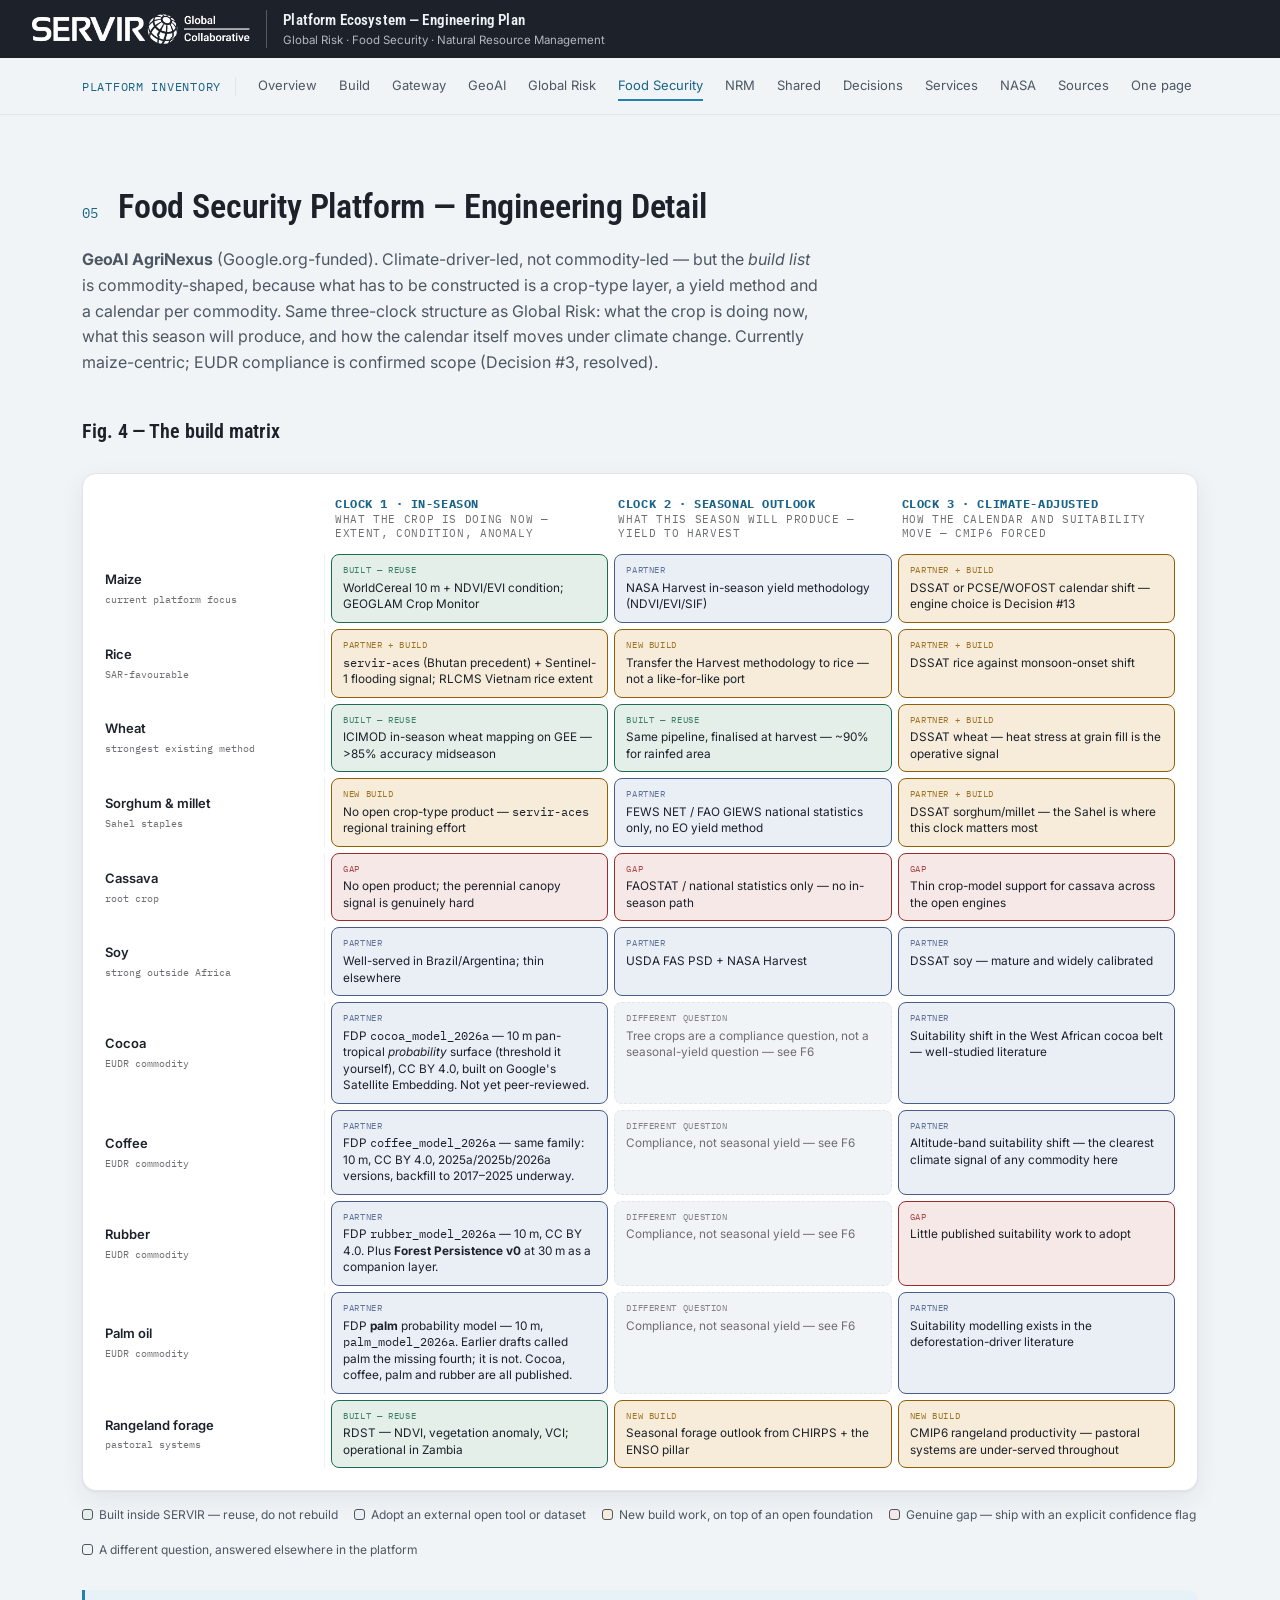
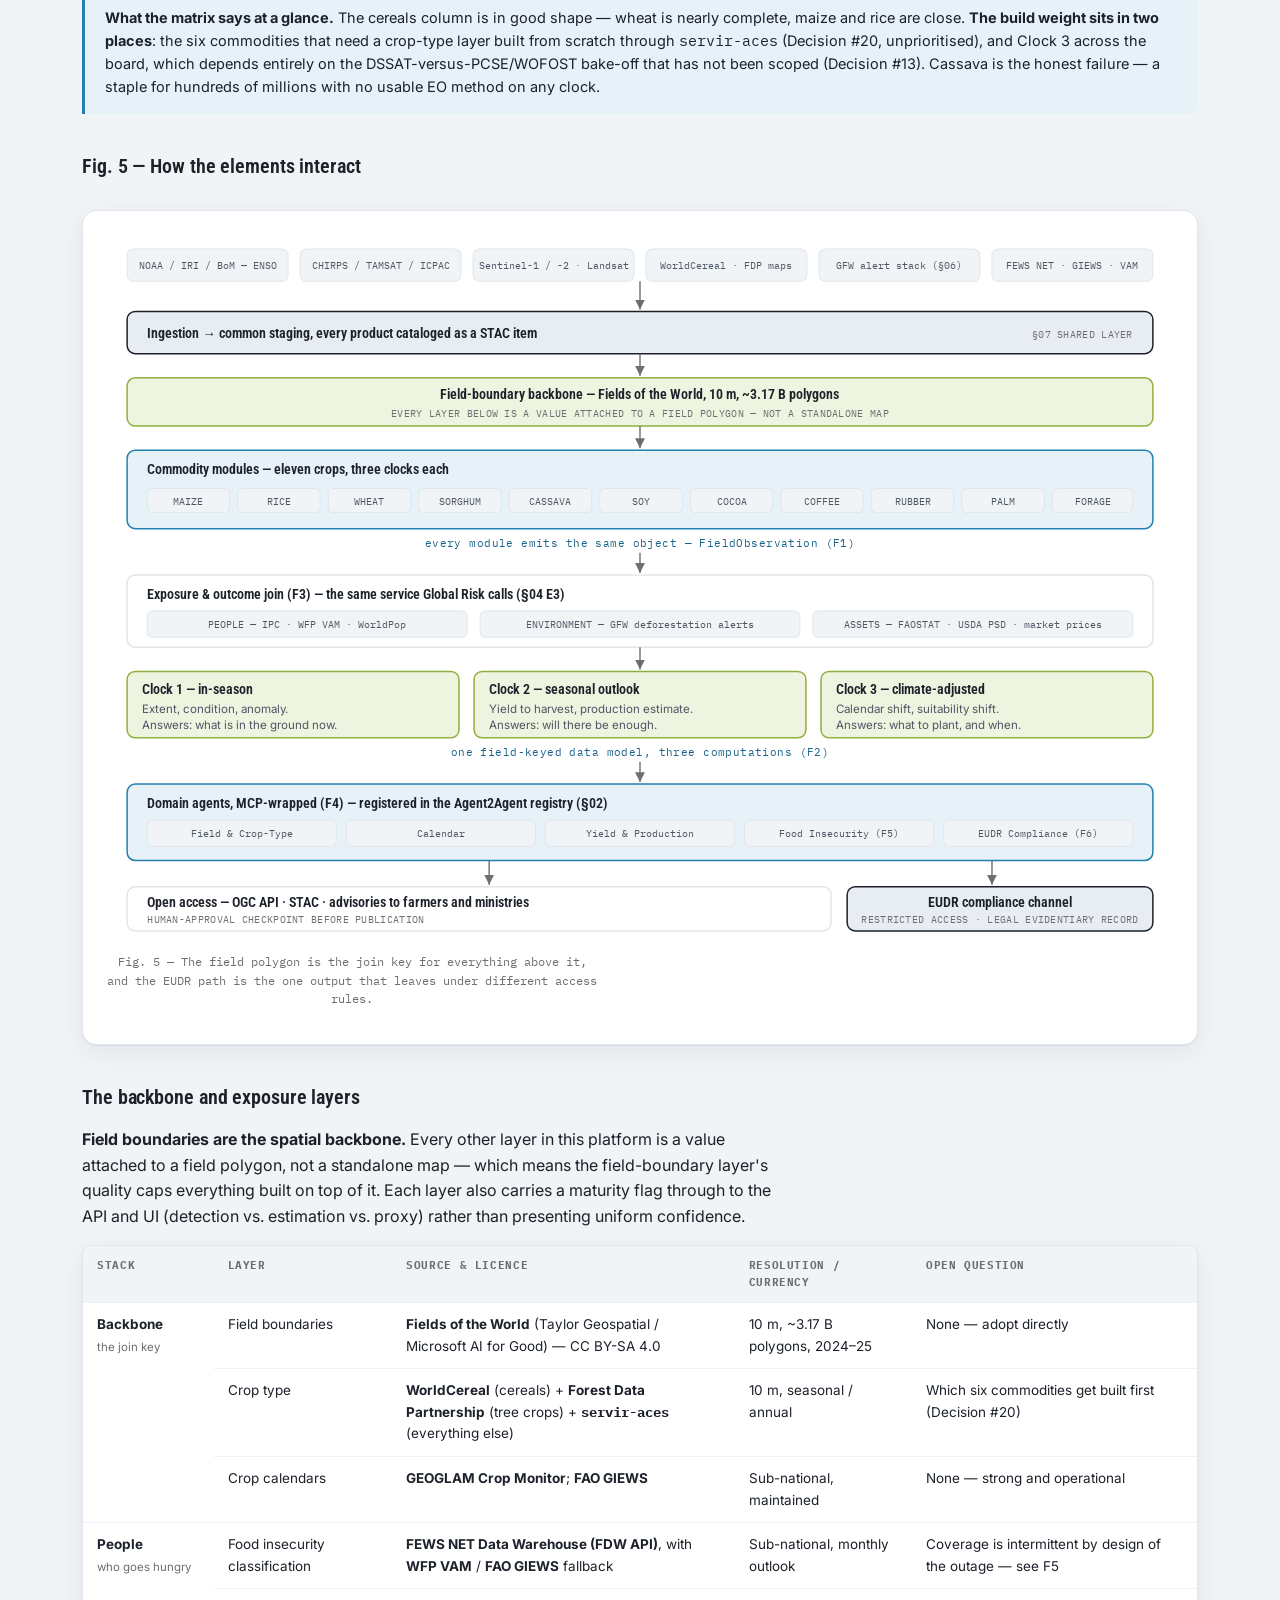
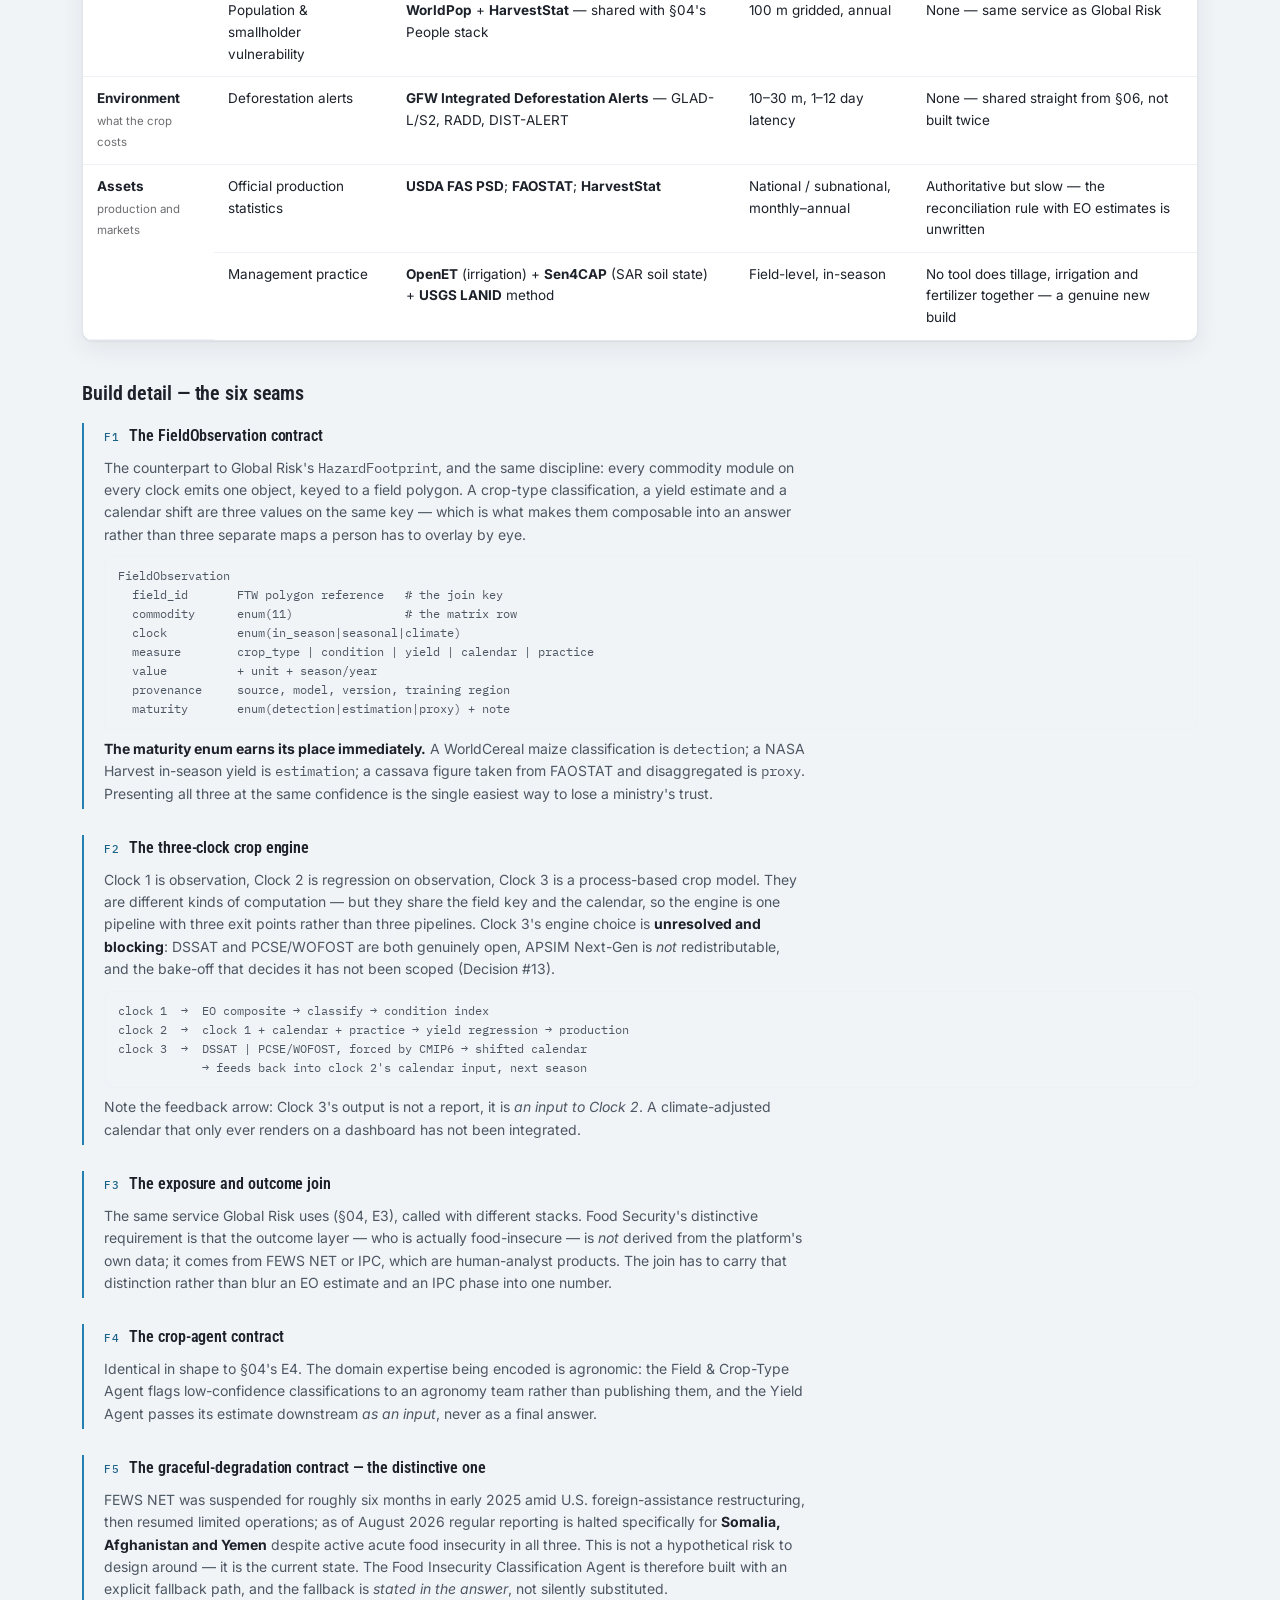
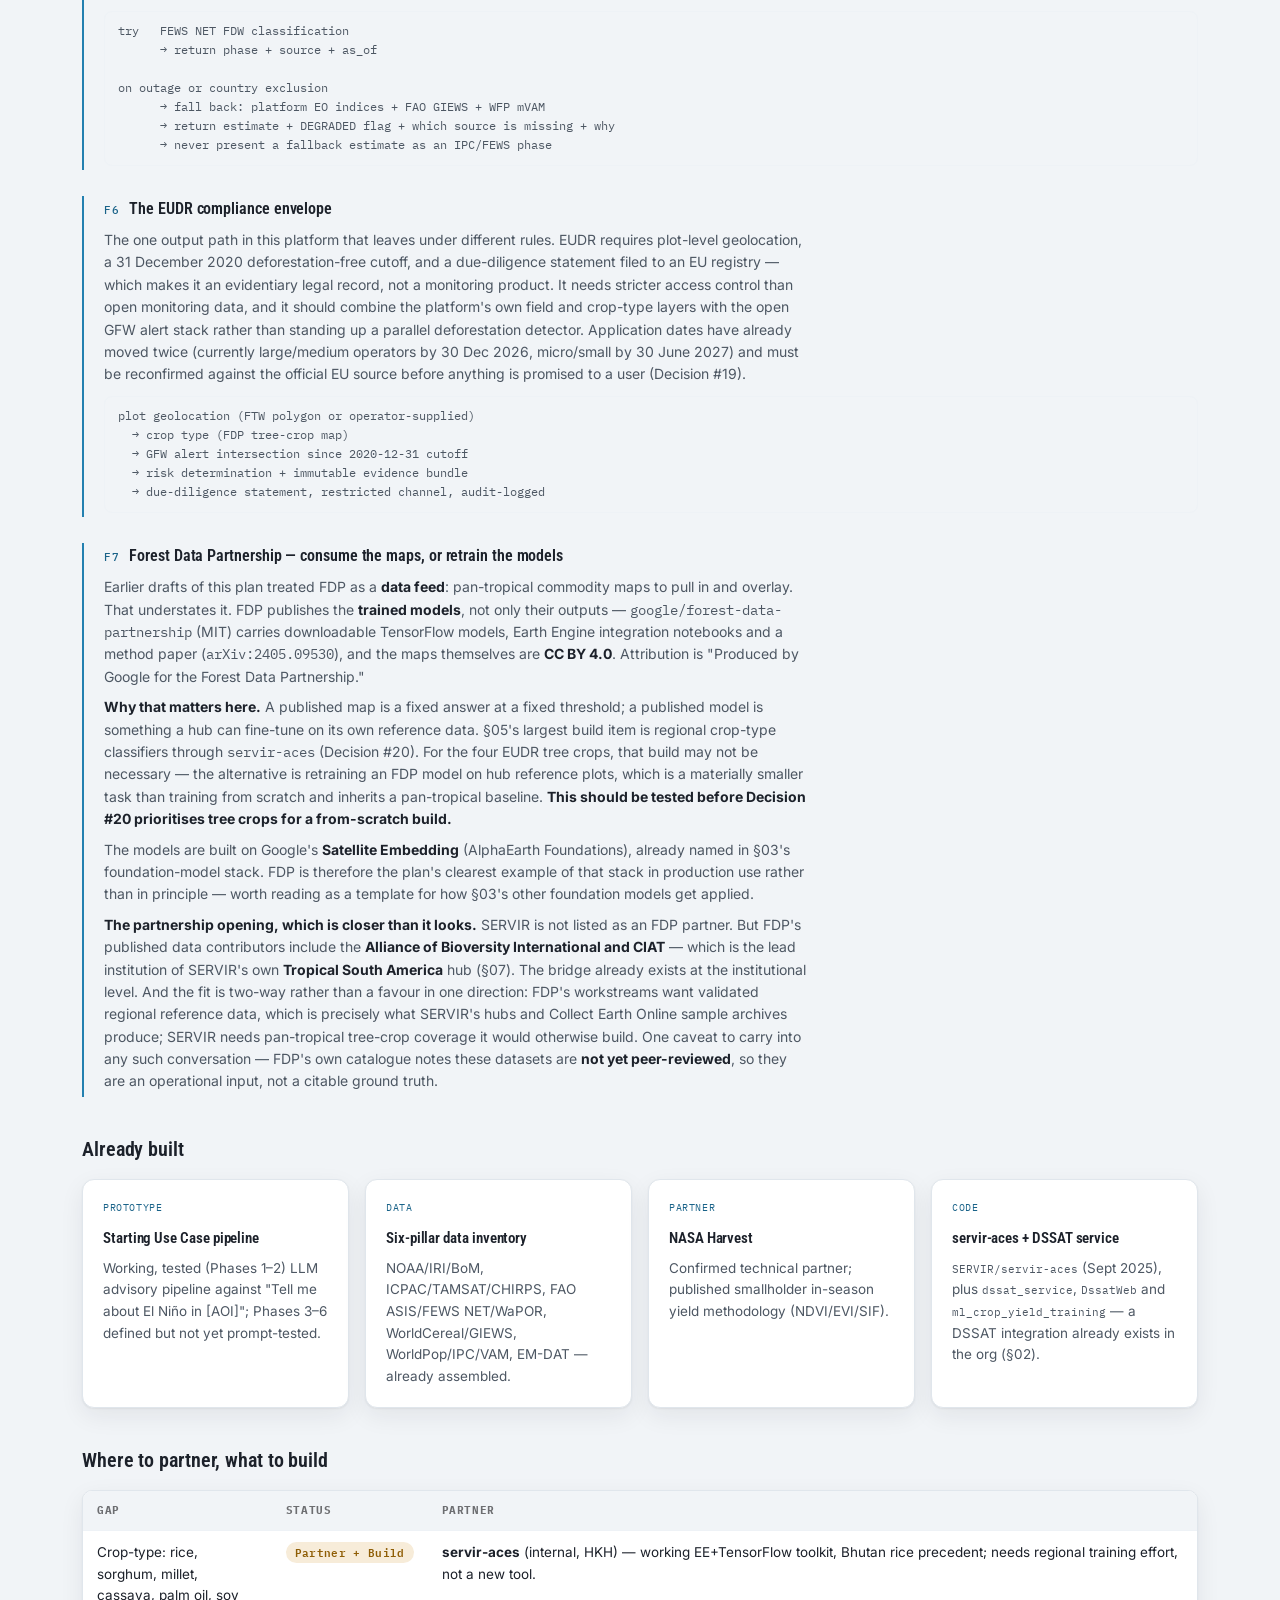
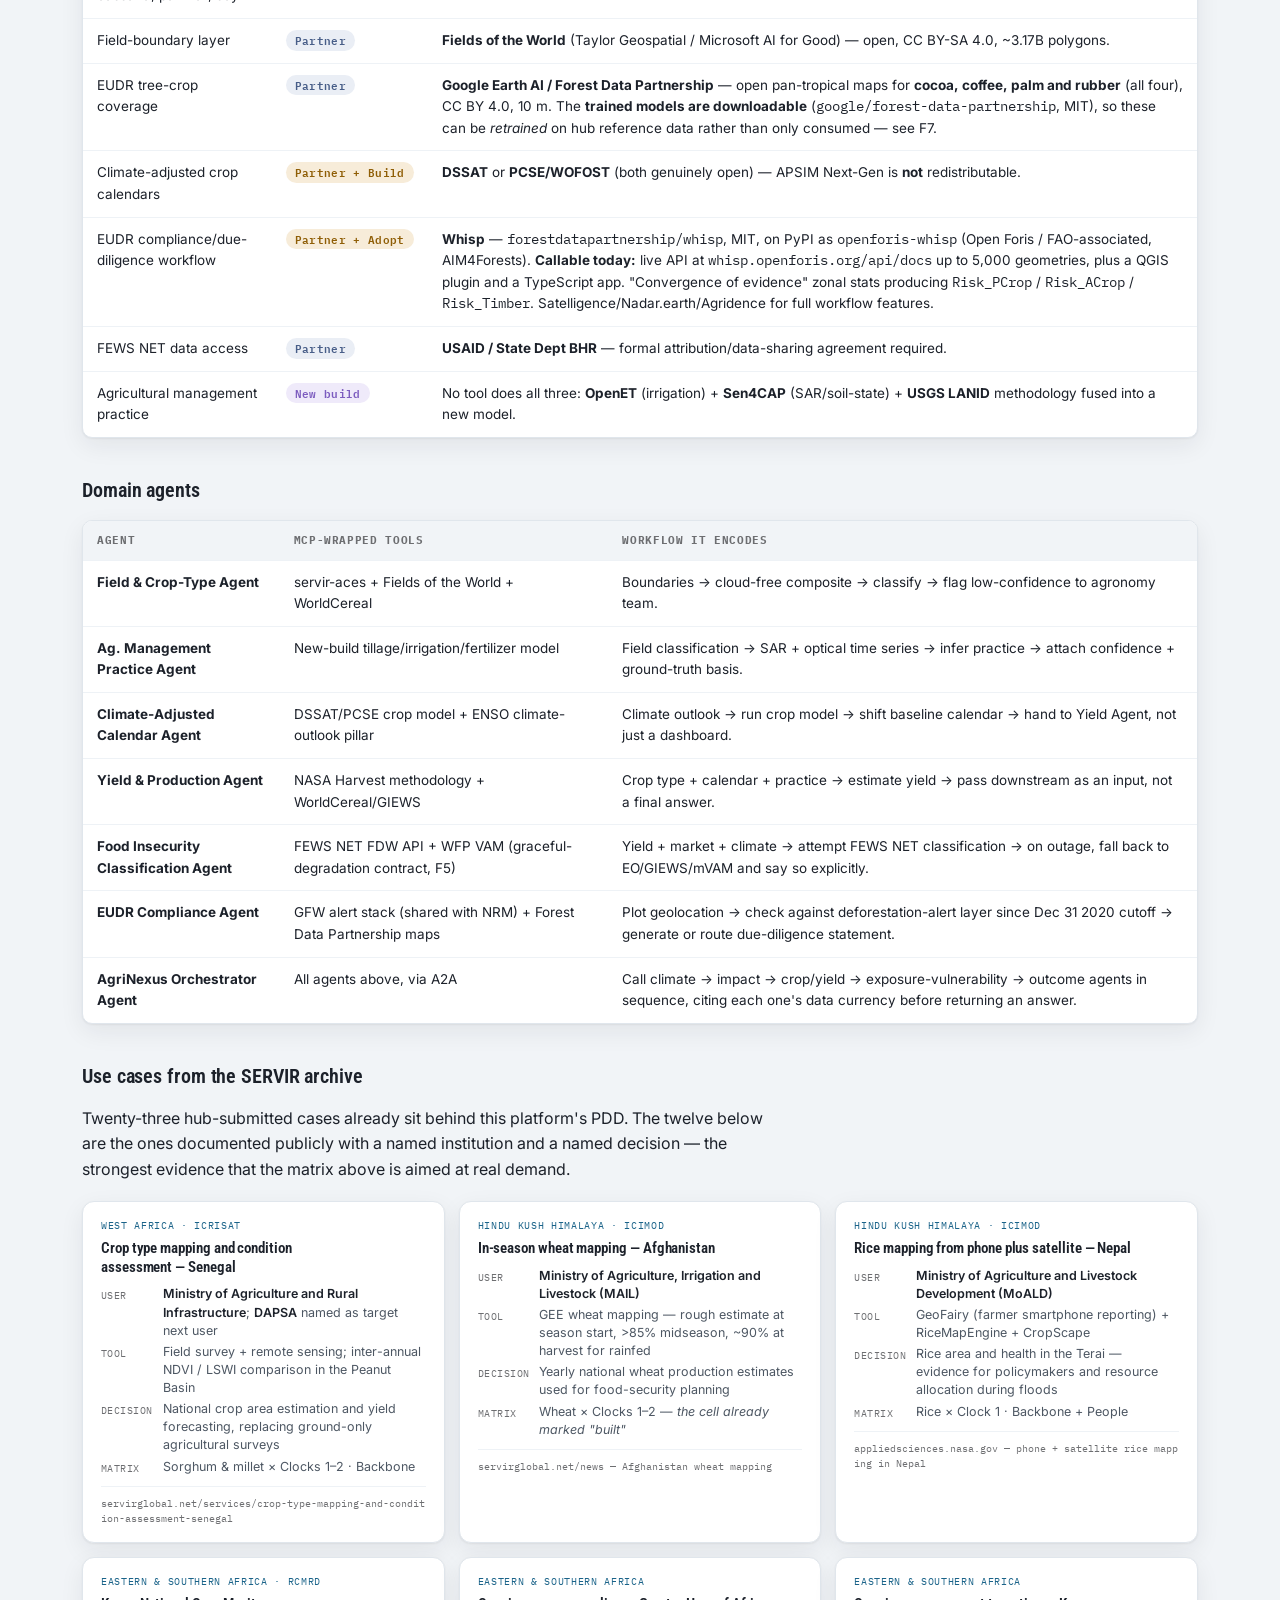
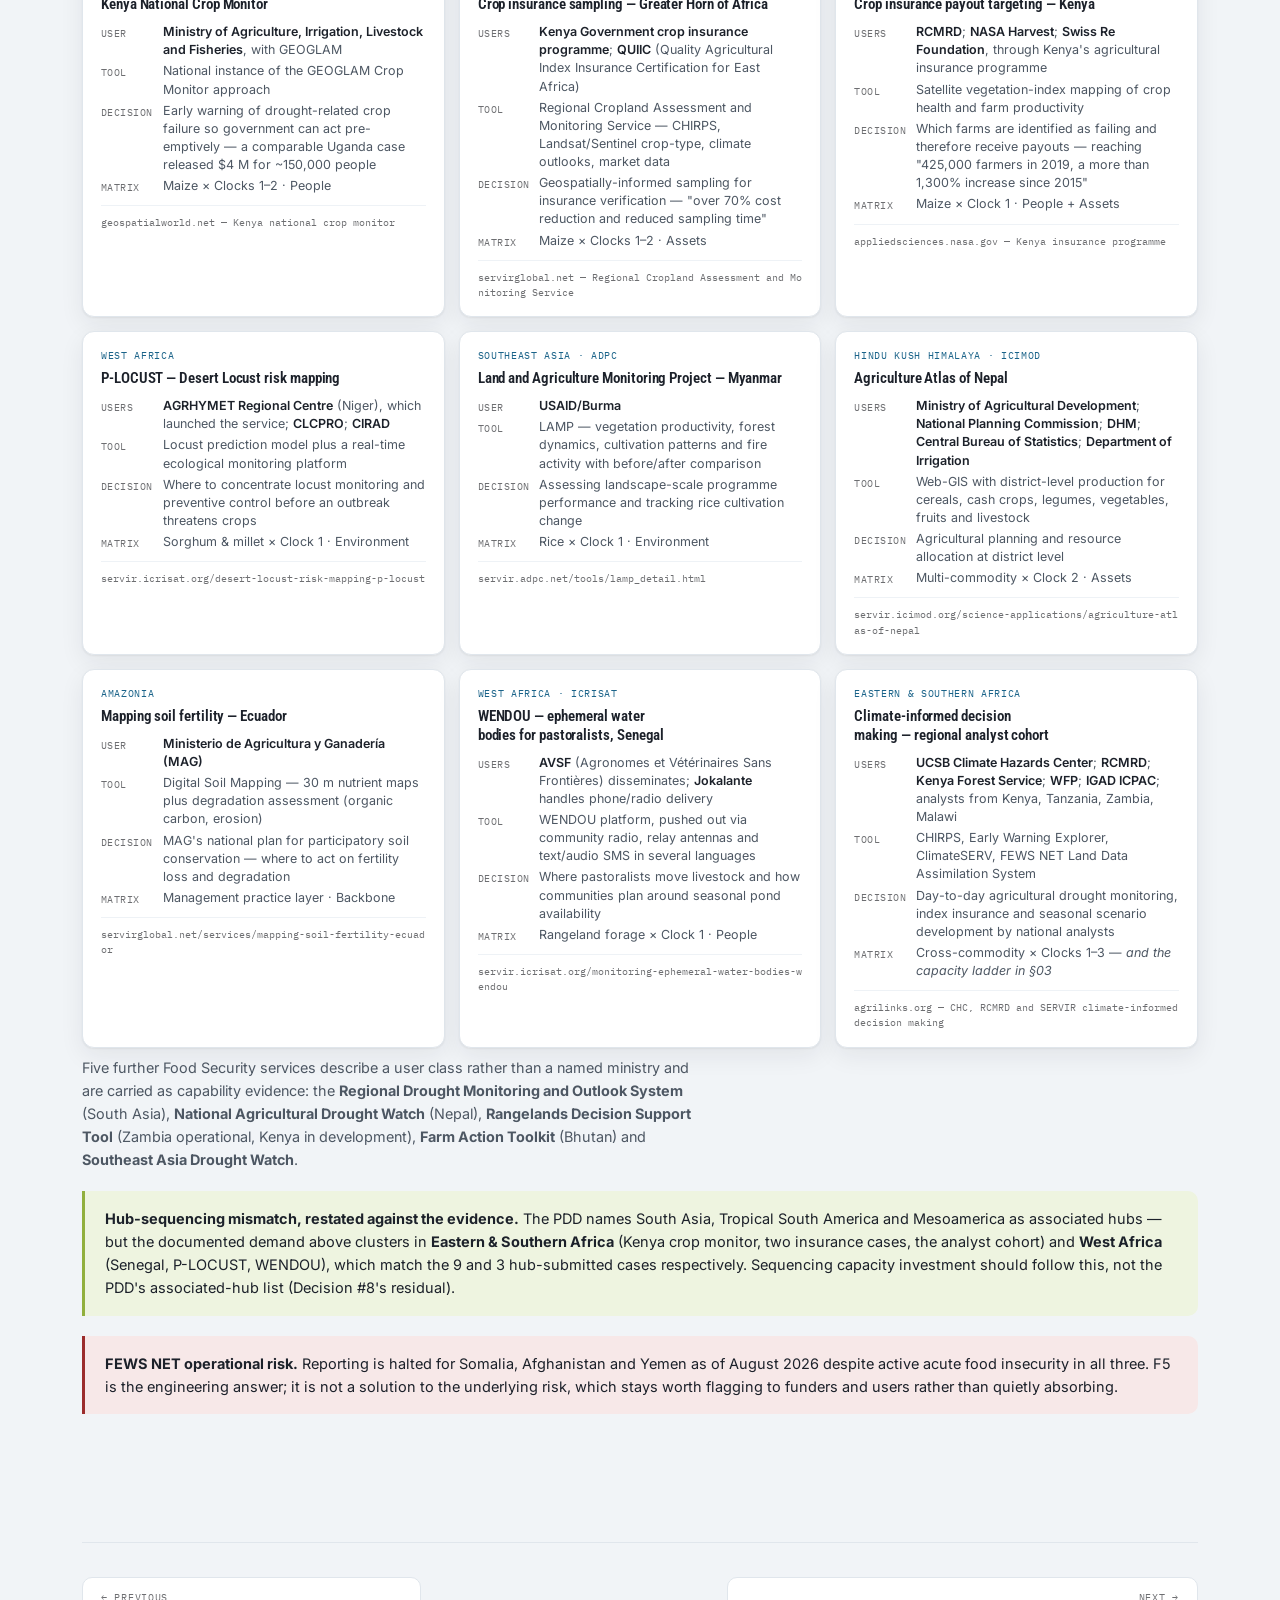
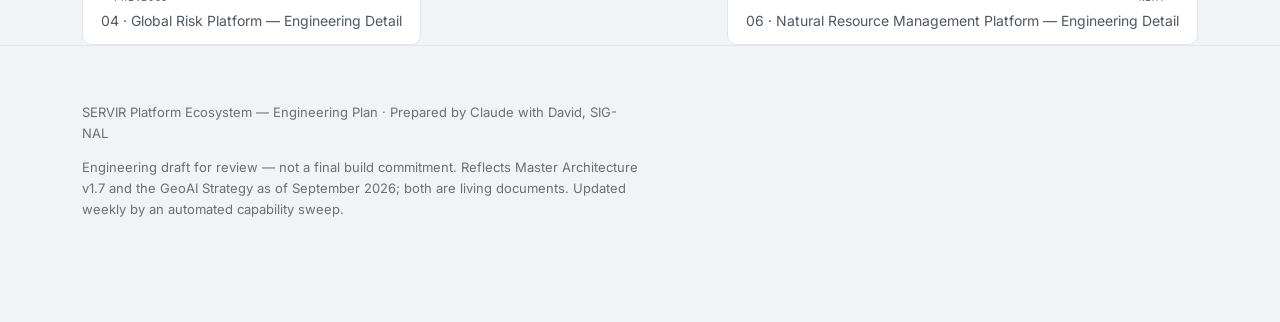
<file: 05-food-security.html>
<!doctype html>
<html lang="en">
<head>
<meta charset="utf-8">
<meta name="viewport" content="width=device-width,initial-scale=1">
<title>05 Food Security Platform — Engineering Detail — SERVIR Platform Inventory</title>
<meta name="description" content="SERVIR Platform Ecosystem — engineering plan, hub service inventory and capability register.">
<link rel="stylesheet" href="assets/style.css">
<link rel="stylesheet" href="https://fonts.googleapis.com/css2?family=Roboto+Condensed:wght@300;400;500;600;700&family=Inter:wght@400;500;600;700&family=IBM+Plex+Mono:wght@400;500;600&display=swap&family=Public+Sans:wght@400;500;600;700&family=IBM+Plex+Mono:wght@400;500;600&display=swap">
</head>
<body>
<header class="servir-header">
  <img class="servir-header__logo" src="assets/servir-logo.png" alt="SERVIR — Global Collaborative">
  <div class="servir-header__rule" aria-hidden="true"></div>
  <div>
    <div class="servir-header__domain">Platform Ecosystem &mdash; Engineering Plan</div>
    <div class="servir-header__scope">Global Risk &middot; Food Security &middot; Natural Resource Management</div>
  </div>
</header>
<nav class="topnav"><div class="topnav-inner">
<span class="topnav-brand">Platform Inventory</span>
<a href="index.html">Overview</a>
<a href="01-architecture.html">Build</a>
<a href="02-gateway.html">Gateway</a>
<a href="03-geoai.html">GeoAI</a>
<a href="04-global-risk.html">Global Risk</a>
<a href="05-food-security.html" class="active">Food Security</a>
<a href="06-nrm.html">NRM</a>
<a href="07-shared-infra.html">Shared</a>
<a href="08-decisions.html">Decisions</a>
<a href="09-services.html">Services</a>
<a href="10-nasa.html">NASA</a>
<a href="11-appendix.html">Sources</a>
<a href="full-plan.html">One page</a>
</div></nav>
<main><section class="plan-section" id="food-security">
<div class="wrap">
<div class="section-head"><span class="section-num">05</span><h2>Food Security Platform — Engineering Detail</h2></div>
<p class="section-dek"><b>GeoAI AgriNexus</b> (Google.org-funded). Climate-driver-led, not commodity-led — but the <em>build list</em> is commodity-shaped, because what has to be constructed is a crop-type layer, a yield method and a calendar per commodity. Same three-clock structure as Global Risk: what the crop is doing now, what this season will produce, and how the calendar itself moves under climate change. Currently maize-centric; EUDR compliance is confirmed scope (Decision #3, resolved).</p>
<h3 class="subhead">Fig. 4 — The build matrix</h3>
<div class="mx-wrap">
<div class="mx mx-4">
<div class="mx-corner"></div>
<div class="mx-colhead"><b>Clock 1 · In-season</b>What the crop is doing now — extent, condition, anomaly</div>
<div class="mx-colhead"><b>Clock 2 · Seasonal outlook</b>What this season will produce — yield to harvest</div>
<div class="mx-colhead"><b>Clock 3 · Climate-adjusted</b>How the calendar and suitability move — CMIP6 forced</div>
<div class="mx-rowhead">Maize<span>current platform focus</span></div>
<div class="mx-cell s-live"><span class="lab">Built — reuse</span>WorldCereal 10 m + NDVI/EVI condition; GEOGLAM Crop Monitor</div>
<div class="mx-cell s-partner"><span class="lab">Partner</span>NASA Harvest in-season yield methodology (NDVI/EVI/SIF)</div>
<div class="mx-cell s-build"><span class="lab">Partner + build</span>DSSAT or PCSE/WOFOST calendar shift — engine choice is Decision #13</div>
<div class="mx-rowhead">Rice<span>SAR-favourable</span></div>
<div class="mx-cell s-build"><span class="lab">Partner + build</span><code>servir-aces</code> (Bhutan precedent) + Sentinel-1 flooding signal; RLCMS Vietnam rice extent</div>
<div class="mx-cell s-build"><span class="lab">New build</span>Transfer the Harvest methodology to rice — not a like-for-like port</div>
<div class="mx-cell s-build"><span class="lab">Partner + build</span>DSSAT rice against monsoon-onset shift</div>
<div class="mx-rowhead">Wheat<span>strongest existing method</span></div>
<div class="mx-cell s-live"><span class="lab">Built — reuse</span>ICIMOD in-season wheat mapping on GEE — &gt;85% accuracy midseason</div>
<div class="mx-cell s-live"><span class="lab">Built — reuse</span>Same pipeline, finalised at harvest — ~90% for rainfed area</div>
<div class="mx-cell s-build"><span class="lab">Partner + build</span>DSSAT wheat — heat stress at grain fill is the operative signal</div>
<div class="mx-rowhead">Sorghum &amp; millet<span>Sahel staples</span></div>
<div class="mx-cell s-build"><span class="lab">New build</span>No open crop-type product — <code>servir-aces</code> regional training effort</div>
<div class="mx-cell s-partner"><span class="lab">Partner</span>FEWS NET / FAO GIEWS national statistics only, no EO yield method</div>
<div class="mx-cell s-build"><span class="lab">Partner + build</span>DSSAT sorghum/millet — the Sahel is where this clock matters most</div>
<div class="mx-rowhead">Cassava<span>root crop</span></div>
<div class="mx-cell s-gap"><span class="lab">Gap</span>No open product; the perennial canopy signal is genuinely hard</div>
<div class="mx-cell s-gap"><span class="lab">Gap</span>FAOSTAT / national statistics only — no in-season path</div>
<div class="mx-cell s-gap"><span class="lab">Gap</span>Thin crop-model support for cassava across the open engines</div>
<div class="mx-rowhead">Soy<span>strong outside Africa</span></div>
<div class="mx-cell s-partner"><span class="lab">Partner</span>Well-served in Brazil/Argentina; thin elsewhere</div>
<div class="mx-cell s-partner"><span class="lab">Partner</span>USDA FAS PSD + NASA Harvest</div>
<div class="mx-cell s-partner"><span class="lab">Partner</span>DSSAT soy — mature and widely calibrated</div>
<div class="mx-rowhead">Cocoa<span>EUDR commodity</span></div>
<div class="mx-cell s-partner"><span class="lab">Partner</span>FDP <code>cocoa_model_2026a</code> — 10 m pan-tropical <i>probability</i> surface (threshold it yourself), CC BY 4.0, built on Google's Satellite Embedding. Not yet peer-reviewed.</div>
<div class="mx-cell s-na"><span class="lab">Different question</span>Tree crops are a compliance question, not a seasonal-yield question — see F6</div>
<div class="mx-cell s-partner"><span class="lab">Partner</span>Suitability shift in the West African cocoa belt — well-studied literature</div>
<div class="mx-rowhead">Coffee<span>EUDR commodity</span></div>
<div class="mx-cell s-partner"><span class="lab">Partner</span>FDP <code>coffee_model_2026a</code> — same family: 10 m, CC BY 4.0, 2025a/2025b/2026a versions, backfill to 2017–2025 underway.</div>
<div class="mx-cell s-na"><span class="lab">Different question</span>Compliance, not seasonal yield — see F6</div>
<div class="mx-cell s-partner"><span class="lab">Partner</span>Altitude-band suitability shift — the clearest climate signal of any commodity here</div>
<div class="mx-rowhead">Rubber<span>EUDR commodity</span></div>
<div class="mx-cell s-partner"><span class="lab">Partner</span>FDP <code>rubber_model_2026a</code> — 10 m, CC BY 4.0. Plus <b>Forest Persistence v0</b> at 30 m as a companion layer.</div>
<div class="mx-cell s-na"><span class="lab">Different question</span>Compliance, not seasonal yield — see F6</div>
<div class="mx-cell s-gap"><span class="lab">Gap</span>Little published suitability work to adopt</div>
<div class="mx-rowhead">Palm oil<span>EUDR commodity</span></div>
<div class="mx-cell s-partner"><span class="lab">Partner</span>FDP <b>palm</b> probability model — 10 m, <code>palm_model_2026a</code>. Earlier drafts called palm the missing fourth; it is not. Cocoa, coffee, palm and rubber are all published.</div>
<div class="mx-cell s-na"><span class="lab">Different question</span>Compliance, not seasonal yield — see F6</div>
<div class="mx-cell s-partner"><span class="lab">Partner</span>Suitability modelling exists in the deforestation-driver literature</div>
<div class="mx-rowhead">Rangeland forage<span>pastoral systems</span></div>
<div class="mx-cell s-live"><span class="lab">Built — reuse</span>RDST — NDVI, vegetation anomaly, VCI; operational in Zambia</div>
<div class="mx-cell s-build"><span class="lab">New build</span>Seasonal forage outlook from CHIRPS + the ENSO pillar</div>
<div class="mx-cell s-build"><span class="lab">New build</span>CMIP6 rangeland productivity — pastoral systems are under-served throughout</div>
</div>
</div>
<div class="legend">
<span><i class="lg-live"></i>Built inside SERVIR — reuse, do not rebuild</span>
<span><i class="lg-partner"></i>Adopt an external open tool or dataset</span>
<span><i class="lg-build"></i>New build work, on top of an open foundation</span>
<span><i class="lg-gap"></i>Genuine gap — ship with an explicit confidence flag</span>
<span><i class="lg-na"></i>A different question, answered elsewhere in the platform</span>
</div>
<div class="note">
<strong>What the matrix says at a glance.</strong> The cereals column is in good shape — wheat is nearly complete, maize and rice are close. <b>The build weight sits in two places</b>: the six commodities that need a crop-type layer built from scratch through <code>servir-aces</code> (Decision #20, unprioritised), and Clock 3 across the board, which depends entirely on the DSSAT-versus-PCSE/WOFOST bake-off that has not been scoped (Decision #13). Cassava is the honest failure — a staple for hundreds of millions with no usable EO method on any clock.
    </div>
<h3 class="subhead">Fig. 5 — How the elements interact</h3>
<div class="diagram-wrap">
<svg aria-label="Interaction diagram: climate and EO sources feed ingestion, a field-boundary backbone keys every layer, commodity modules emit one field-observation schema, three clocks compute in-season, seasonal and climate-adjusted answers, agents register with Agent2Agent, and the orchestrator routes to both an open access layer and a restricted EUDR compliance channel." height="auto" role="img" viewbox="0 0 1060 700" width="100%">
<defs>
<marker id="ar5" markerheight="9" markerwidth="9" orient="auto" refx="7" refy="4.5">
<path class="dg-arrow" d="M0,1 L7,4.5 L0,8 Z"></path>
</marker>
</defs>
<style>.dg-arrow{fill:var(--ink-faint);}</style>
<g>
<rect class="dg-chip" height="32" rx="6" width="160" x="20" y="14"></rect>
<text class="dg-chip-text" text-anchor="middle" x="100" y="34">NOAA / IRI / BoM — ENSO</text>
<rect class="dg-chip" height="32" rx="6" width="160" x="192" y="14"></rect>
<text class="dg-chip-text" text-anchor="middle" x="272" y="34">CHIRPS / TAMSAT / ICPAC</text>
<rect class="dg-chip" height="32" rx="6" width="160" x="364" y="14"></rect>
<text class="dg-chip-text" text-anchor="middle" x="444" y="34">Sentinel-1 / -2 · Landsat</text>
<rect class="dg-chip" height="32" rx="6" width="160" x="536" y="14"></rect>
<text class="dg-chip-text" text-anchor="middle" x="616" y="34">WorldCereal · FDP maps</text>
<rect class="dg-chip" height="32" rx="6" width="160" x="708" y="14"></rect>
<text class="dg-chip-text" text-anchor="middle" x="788" y="34">GFW alert stack (§06)</text>
<rect class="dg-chip" height="32" rx="6" width="160" x="880" y="14"></rect>
<text class="dg-chip-text" text-anchor="middle" x="960" y="34">FEWS NET · GIEWS · VAM</text>
</g>
<line class="dg-line" marker-end="url(#ar5)" x1="530" x2="530" y1="46" y2="74"></line>
<rect class="dg-box-space" height="42" rx="8" width="1020" x="20" y="76"></rect>
<text class="dg-title" x="40" y="102">Ingestion → common staging, every product cataloged as a STAC item</text>
<text class="dg-label" text-anchor="end" x="1020" y="102">§07 SHARED LAYER</text>
<line class="dg-line" marker-end="url(#ar5)" x1="530" x2="530" y1="118" y2="140"></line>
<rect class="dg-box-gold" height="48" rx="8" width="1020" x="20" y="142"></rect>
<text class="dg-title" text-anchor="middle" x="530" y="163">Field-boundary backbone — Fields of the World, 10 m, ~3.17 B polygons</text>
<text class="dg-label" text-anchor="middle" x="530" y="181">EVERY LAYER BELOW IS A VALUE ATTACHED TO A FIELD POLYGON — NOT A STANDALONE MAP</text>
<line class="dg-line" marker-end="url(#ar5)" x1="530" x2="530" y1="190" y2="212"></line>
<rect class="dg-box-accent" height="78" rx="8" width="1020" x="20" y="214"></rect>
<text class="dg-title" x="40" y="238">Commodity modules — eleven crops, three clocks each</text>
<g>
<rect class="dg-chip" height="24" rx="5" width="82" x="40" y="252"></rect><text class="dg-chip-text" text-anchor="middle" x="81" y="268">MAIZE</text>
<rect class="dg-chip" height="24" rx="5" width="82" x="130" y="252"></rect><text class="dg-chip-text" text-anchor="middle" x="171" y="268">RICE</text>
<rect class="dg-chip" height="24" rx="5" width="82" x="220" y="252"></rect><text class="dg-chip-text" text-anchor="middle" x="261" y="268">WHEAT</text>
<rect class="dg-chip" height="24" rx="5" width="82" x="310" y="252"></rect><text class="dg-chip-text" text-anchor="middle" x="351" y="268">SORGHUM</text>
<rect class="dg-chip" height="24" rx="5" width="82" x="400" y="252"></rect><text class="dg-chip-text" text-anchor="middle" x="441" y="268">CASSAVA</text>
<rect class="dg-chip" height="24" rx="5" width="82" x="490" y="252"></rect><text class="dg-chip-text" text-anchor="middle" x="531" y="268">SOY</text>
<rect class="dg-chip" height="24" rx="5" width="82" x="580" y="252"></rect><text class="dg-chip-text" text-anchor="middle" x="621" y="268">COCOA</text>
<rect class="dg-chip" height="24" rx="5" width="82" x="670" y="252"></rect><text class="dg-chip-text" text-anchor="middle" x="711" y="268">COFFEE</text>
<rect class="dg-chip" height="24" rx="5" width="82" x="760" y="252"></rect><text class="dg-chip-text" text-anchor="middle" x="801" y="268">RUBBER</text>
<rect class="dg-chip" height="24" rx="5" width="82" x="850" y="252"></rect><text class="dg-chip-text" text-anchor="middle" x="891" y="268">PALM</text>
<rect class="dg-chip" height="24" rx="5" width="80" x="940" y="252"></rect><text class="dg-chip-text" text-anchor="middle" x="980" y="268">FORAGE</text>
</g>
<text class="dg-label-accent" text-anchor="middle" x="530" y="310">every module emits the same object — FieldObservation (F1)</text>
<line class="dg-line" marker-end="url(#ar5)" x1="530" x2="530" y1="316" y2="336"></line>
<rect class="dg-box" height="72" rx="8" width="1020" x="20" y="338"></rect>
<text class="dg-title" x="40" y="362">Exposure &amp; outcome join (F3) — the same service Global Risk calls (§04 E3)</text>
<g>
<rect class="dg-chip" height="26" rx="5" width="318" x="40" y="374"></rect><text class="dg-chip-text" text-anchor="middle" x="199" y="391">PEOPLE — IPC · WFP VAM · WorldPop</text>
<rect class="dg-chip" height="26" rx="5" width="318" x="371" y="374"></rect><text class="dg-chip-text" text-anchor="middle" x="530" y="391">ENVIRONMENT — GFW deforestation alerts</text>
<rect class="dg-chip" height="26" rx="5" width="318" x="702" y="374"></rect><text class="dg-chip-text" text-anchor="middle" x="861" y="391">ASSETS — FAOSTAT · USDA PSD · market prices</text>
</g>
<line class="dg-line" marker-end="url(#ar5)" x1="530" x2="530" y1="410" y2="432"></line>
<rect class="dg-box-gold" height="66" rx="8" width="330" x="20" y="434"></rect>
<text class="dg-title" x="35" y="456">Clock 1 — in-season</text>
<text class="dg-sub" x="35" y="475">Extent, condition, anomaly.</text>
<text class="dg-sub" x="35" y="491">Answers: what is in the ground now.</text>
<rect class="dg-box-gold" height="66" rx="8" width="330" x="365" y="434"></rect>
<text class="dg-title" x="380" y="456">Clock 2 — seasonal outlook</text>
<text class="dg-sub" x="380" y="475">Yield to harvest, production estimate.</text>
<text class="dg-sub" x="380" y="491">Answers: will there be enough.</text>
<rect class="dg-box-gold" height="66" rx="8" width="330" x="710" y="434"></rect>
<text class="dg-title" x="725" y="456">Clock 3 — climate-adjusted</text>
<text class="dg-sub" x="725" y="475">Calendar shift, suitability shift.</text>
<text class="dg-sub" x="725" y="491">Answers: what to plant, and when.</text>
<text class="dg-label-accent" text-anchor="middle" x="530" y="518">one field-keyed data model, three computations (F2)</text>
<line class="dg-line" marker-end="url(#ar5)" x1="530" x2="530" y1="524" y2="544"></line>
<rect class="dg-box-accent" height="76" rx="8" width="1020" x="20" y="546"></rect>
<text class="dg-title" x="40" y="570">Domain agents, MCP-wrapped (F4) — registered in the Agent2Agent registry (§02)</text>
<g>
<rect class="dg-chip" height="26" rx="5" width="188" x="40" y="582"></rect><text class="dg-chip-text" text-anchor="middle" x="134" y="599">Field &amp; Crop-Type</text>
<rect class="dg-chip" height="26" rx="5" width="188" x="238" y="582"></rect><text class="dg-chip-text" text-anchor="middle" x="332" y="599">Calendar</text>
<rect class="dg-chip" height="26" rx="5" width="188" x="436" y="582"></rect><text class="dg-chip-text" text-anchor="middle" x="530" y="599">Yield &amp; Production</text>
<rect class="dg-chip" height="26" rx="5" width="188" x="634" y="582"></rect><text class="dg-chip-text" text-anchor="middle" x="728" y="599">Food Insecurity (F5)</text>
<rect class="dg-chip" height="26" rx="5" width="188" x="832" y="582"></rect><text class="dg-chip-text" text-anchor="middle" x="926" y="599">EUDR Compliance (F6)</text>
</g>
<line class="dg-line" marker-end="url(#ar5)" x1="380" x2="380" y1="622" y2="646"></line>
<line class="dg-line" marker-end="url(#ar5)" x1="880" x2="880" y1="622" y2="646"></line>
<rect class="dg-box" height="44" rx="8" width="700" x="20" y="648"></rect>
<text class="dg-title" x="40" y="668">Open access — OGC API · STAC · advisories to farmers and ministries</text>
<text class="dg-label" x="40" y="684">HUMAN-APPROVAL CHECKPOINT BEFORE PUBLICATION</text>
<rect class="dg-box-space" height="44" rx="8" width="304" x="736" y="648"></rect>
<text class="dg-title" text-anchor="middle" x="888" y="668">EUDR compliance channel</text>
<text class="dg-label" text-anchor="middle" x="888" y="684">RESTRICTED ACCESS · LEGAL EVIDENTIARY RECORD</text>
</svg>
<p class="diagram-caption">Fig. 5 — The field polygon is the join key for everything above it, and the EUDR path is the one output that leaves under different access rules.</p>
</div>
<h3 class="subhead">The backbone and exposure layers</h3>
<p><b>Field boundaries are the spatial backbone.</b> Every other layer in this platform is a value attached to a field polygon, not a standalone map — which means the field-boundary layer's quality caps everything built on top of it. Each layer also carries a maturity flag through to the API and UI (detection vs. estimation vs. proxy) rather than presenting uniform confidence.</p>
<div class="table-scroll">
<table>
<thead><tr><th>Stack</th><th>Layer</th><th>Source &amp; licence</th><th>Resolution / currency</th><th>Open question</th></tr></thead>
<tbody>
<tr><td rowspan="3"><b>Backbone</b><br/><span style="font-size:0.85em;color:var(--ink-faint);">the join key</span></td><td>Field boundaries</td><td><b>Fields of the World</b> (Taylor Geospatial / Microsoft AI for Good) — CC BY-SA 4.0</td><td>10 m, ~3.17 B polygons, 2024–25</td><td>None — adopt directly</td></tr>
<tr><td>Crop type</td><td><b>WorldCereal</b> (cereals) + <b>Forest Data Partnership</b> (tree crops) + <b><code>servir-aces</code></b> (everything else)</td><td>10 m, seasonal / annual</td><td>Which six commodities get built first (Decision #20)</td></tr>
<tr><td>Crop calendars</td><td><b>GEOGLAM Crop Monitor</b>; <b>FAO GIEWS</b></td><td>Sub-national, maintained</td><td>None — strong and operational</td></tr>
<tr><td rowspan="2"><b>People</b><br/><span style="font-size:0.85em;color:var(--ink-faint);">who goes hungry</span></td><td>Food insecurity classification</td><td><b>FEWS NET Data Warehouse (FDW API)</b>, with <b>WFP VAM</b> / <b>FAO GIEWS</b> fallback</td><td>Sub-national, monthly outlook</td><td>Coverage is intermittent by design of the outage — see F5</td></tr>
<tr><td>Population &amp; smallholder vulnerability</td><td><b>WorldPop</b> + <b>HarvestStat</b> — shared with §04's People stack</td><td>100 m gridded, annual</td><td>None — same service as Global Risk</td></tr>
<tr><td><b>Environment</b><br/><span style="font-size:0.85em;color:var(--ink-faint);">what the crop costs</span></td><td>Deforestation alerts</td><td><b>GFW Integrated Deforestation Alerts</b> — GLAD-L/S2, RADD, DIST-ALERT</td><td>10–30 m, 1–12 day latency</td><td>None — shared straight from §06, not built twice</td></tr>
<tr><td rowspan="2"><b>Assets</b><br/><span style="font-size:0.85em;color:var(--ink-faint);">production and markets</span></td><td>Official production statistics</td><td><b>USDA FAS PSD</b>; <b>FAOSTAT</b>; <b>HarvestStat</b></td><td>National / subnational, monthly–annual</td><td>Authoritative but slow — the reconciliation rule with EO estimates is unwritten</td></tr>
<tr><td>Management practice</td><td><b>OpenET</b> (irrigation) + <b>Sen4CAP</b> (SAR soil state) + <b>USGS LANID</b> method</td><td>Field-level, in-season</td><td>No tool does tillage, irrigation and fertilizer together — a genuine new build</td></tr>
</tbody>
</table>
</div>
<h3 class="subhead">Build detail — the six seams</h3>
<div class="elem accent">
<h4><span class="eid">F1</span> The FieldObservation contract</h4>
<p>The counterpart to Global Risk's <code>HazardFootprint</code>, and the same discipline: every commodity module on every clock emits one object, keyed to a field polygon. A crop-type classification, a yield estimate and a calendar shift are three values on the same key — which is what makes them composable into an answer rather than three separate maps a person has to overlay by eye.</p>
<div class="contract">FieldObservation
  field_id       FTW polygon reference   # the join key
  commodity      enum(11)                # the matrix row
  clock          enum(in_season|seasonal|climate)
  measure        crop_type | condition | yield | calendar | practice
  value          + unit + season/year
  provenance     source, model, version, training region
  maturity       enum(detection|estimation|proxy) + note
</div>
<p><b>The maturity enum earns its place immediately.</b> A WorldCereal maize classification is <code>detection</code>; a NASA Harvest in-season yield is <code>estimation</code>; a cassava figure taken from FAOSTAT and disaggregated is <code>proxy</code>. Presenting all three at the same confidence is the single easiest way to lose a ministry's trust.</p>
</div>
<div class="elem accent">
<h4><span class="eid">F2</span> The three-clock crop engine</h4>
<p>Clock 1 is observation, Clock 2 is regression on observation, Clock 3 is a process-based crop model. They are different kinds of computation — but they share the field key and the calendar, so the engine is one pipeline with three exit points rather than three pipelines. Clock 3's engine choice is <b>unresolved and blocking</b>: DSSAT and PCSE/WOFOST are both genuinely open, APSIM Next-Gen is <em>not</em> redistributable, and the bake-off that decides it has not been scoped (Decision #13).</p>
<div class="contract">clock 1  →  EO composite → classify → condition index
clock 2  →  clock 1 + calendar + practice → yield regression → production
clock 3  →  DSSAT | PCSE/WOFOST, forced by CMIP6 → shifted calendar
            → feeds back into clock 2's calendar input, next season
</div>
<p>Note the feedback arrow: Clock 3's output is not a report, it is <em>an input to Clock 2</em>. A climate-adjusted calendar that only ever renders on a dashboard has not been integrated.</p>
</div>
<div class="elem accent">
<h4><span class="eid">F3</span> The exposure and outcome join</h4>
<p>The same service Global Risk uses (§04, E3), called with different stacks. Food Security's distinctive requirement is that the outcome layer — who is actually food-insecure — is <em>not</em> derived from the platform's own data; it comes from FEWS NET or IPC, which are human-analyst products. The join has to carry that distinction rather than blur an EO estimate and an IPC phase into one number.</p>
</div>
<div class="elem accent">
<h4><span class="eid">F4</span> The crop-agent contract</h4>
<p>Identical in shape to §04's E4. The domain expertise being encoded is agronomic: the Field &amp; Crop-Type Agent flags low-confidence classifications to an agronomy team rather than publishing them, and the Yield Agent passes its estimate downstream <em>as an input</em>, never as a final answer.</p>
</div>
<div class="elem accent">
<h4><span class="eid">F5</span> The graceful-degradation contract — the distinctive one</h4>
<p>FEWS NET was suspended for roughly six months in early 2025 amid U.S. foreign-assistance restructuring, then resumed limited operations; as of August 2026 regular reporting is halted specifically for <b>Somalia, Afghanistan and Yemen</b> despite active acute food insecurity in all three. This is not a hypothetical risk to design around — it is the current state. The Food Insecurity Classification Agent is therefore built with an explicit fallback path, and the fallback is <em>stated in the answer</em>, not silently substituted.</p>
<div class="contract">try   FEWS NET FDW classification
      → return phase + source + as_of

on outage or country exclusion
      → fall back: platform EO indices + FAO GIEWS + WFP mVAM
      → return estimate + DEGRADED flag + which source is missing + why
      → never present a fallback estimate as an IPC/FEWS phase
</div>
</div>
<div class="elem accent">
<h4><span class="eid">F6</span> The EUDR compliance envelope</h4>
<p>The one output path in this platform that leaves under different rules. EUDR requires plot-level geolocation, a 31 December 2020 deforestation-free cutoff, and a due-diligence statement filed to an EU registry — which makes it an evidentiary legal record, not a monitoring product. It needs stricter access control than open monitoring data, and it should combine the platform's own field and crop-type layers with the open GFW alert stack rather than standing up a parallel deforestation detector. Application dates have already moved twice (currently large/medium operators by 30 Dec 2026, micro/small by 30 June 2027) and must be reconfirmed against the official EU source before anything is promised to a user (Decision #19).</p>
<div class="contract">plot geolocation (FTW polygon or operator-supplied)
  → crop type (FDP tree-crop map)
  → GFW alert intersection since 2020-12-31 cutoff
  → risk determination + immutable evidence bundle
  → due-diligence statement, restricted channel, audit-logged
</div>
</div>
<div class="elem accent">
<h4><span class="eid">F7</span>Forest Data Partnership — consume the maps, or retrain the models</h4>
<p>Earlier drafts of this plan treated FDP as a <b>data feed</b>: pan-tropical commodity maps to pull in and
      overlay. That understates it. FDP publishes the <b>trained models</b>, not only their outputs —
      <code class="mono">google/forest-data-partnership</code> (MIT) carries downloadable TensorFlow models,
      Earth Engine integration notebooks and a method paper (<code>arXiv:2405.09530</code>), and the maps
      themselves are <b>CC BY 4.0</b>. Attribution is "Produced by Google for the Forest Data Partnership."</p>
<p><b>Why that matters here.</b> A published map is a fixed answer at a fixed threshold; a published model is
      something a hub can fine-tune on its own reference data. §05's largest build item is regional crop-type
      classifiers through <code>servir-aces</code> (Decision #20). For the four EUDR tree crops, that build may not
      be necessary — the alternative is retraining an FDP model on hub reference plots, which is a materially
      smaller task than training from scratch and inherits a pan-tropical baseline. <b>This should be tested
      before Decision #20 prioritises tree crops for a from-scratch build.</b></p>
<p>The models are built on Google's <b>Satellite Embedding</b> (AlphaEarth Foundations), already named in
      §03's foundation-model stack. FDP is therefore the plan's clearest example of that stack in production use
      rather than in principle — worth reading as a template for how §03's other foundation models get applied.</p>
<p><b>The partnership opening, which is closer than it looks.</b> SERVIR is not listed as an FDP partner.
      But FDP's published data contributors include the <b>Alliance of Bioversity International and CIAT</b> —
      which is the lead institution of SERVIR's own <b>Tropical South America</b> hub (§07). The bridge already
      exists at the institutional level. And the fit is two-way rather than a favour in one direction: FDP's
      workstreams want validated regional reference data, which is precisely what SERVIR's hubs and Collect Earth
      Online sample archives produce; SERVIR needs pan-tropical tree-crop coverage it would otherwise build.
      One caveat to carry into any such conversation — FDP's own catalogue notes these datasets are
      <b>not yet peer-reviewed</b>, so they are an operational input, not a citable ground truth.</p>
</div>
<h3 class="subhead">Already built</h3>
<div class="card-grid">
<div class="card"><span class="tag">Prototype</span><h4>Starting Use Case pipeline</h4><p>Working, tested (Phases 1–2) LLM advisory pipeline against "Tell me about El Niño in [AOI]"; Phases 3–6 defined but not yet prompt-tested.</p></div>
<div class="card"><span class="tag">Data</span><h4>Six-pillar data inventory</h4><p>NOAA/IRI/BoM, ICPAC/TAMSAT/CHIRPS, FAO ASIS/FEWS NET/WaPOR, WorldCereal/GIEWS, WorldPop/IPC/VAM, EM-DAT — already assembled.</p></div>
<div class="card"><span class="tag">Partner</span><h4>NASA Harvest</h4><p>Confirmed technical partner; published smallholder in-season yield methodology (NDVI/EVI/SIF).</p></div>
<div class="card"><span class="tag">Code</span><h4>servir-aces + DSSAT service</h4><p><code class="mono" style="font-size:0.85em;">SERVIR/servir-aces</code> (Sept 2025), plus <code class="mono" style="font-size:0.85em;">dssat_service</code>, <code class="mono" style="font-size:0.85em;">DssatWeb</code> and <code class="mono" style="font-size:0.85em;">ml_crop_yield_training</code> — a DSSAT integration already exists in the org (§02).</p></div>
</div>
<h3 class="subhead">Where to partner, what to build</h3>
<div class="table-scroll">
<table>
<thead><tr><th>Gap</th><th>Status</th><th>Partner</th></tr></thead>
<tbody>
<tr><td>Crop-type: rice, sorghum, millet, cassava, palm oil, soy</td><td><span class="pill pill-build">Partner + Build</span></td><td><b>servir-aces</b> (internal, HKH) — working EE+TensorFlow toolkit, Bhutan rice precedent; needs regional training effort, not a new tool.</td></tr>
<tr><td>Field-boundary layer</td><td><span class="pill pill-partner">Partner</span></td><td><b>Fields of the World</b> (Taylor Geospatial / Microsoft AI for Good) — open, CC BY-SA 4.0, ~3.17B polygons.</td></tr>
<tr><td>EUDR tree-crop coverage</td><td><span class="pill pill-partner">Partner</span></td><td><b>Google Earth AI / Forest Data Partnership</b> — open pan-tropical maps for <b>cocoa, coffee, palm and rubber</b> (all four), CC BY 4.0, 10 m. The <b>trained models are downloadable</b> (<code class="mono">google/forest-data-partnership</code>, MIT), so these can be <i>retrained</i> on hub reference data rather than only consumed — see F7.</td></tr>
<tr><td>Climate-adjusted crop calendars</td><td><span class="pill pill-build">Partner + Build</span></td><td><b>DSSAT</b> or <b>PCSE/WOFOST</b> (both genuinely open) — APSIM Next-Gen is <b>not</b> redistributable.</td></tr>
<tr><td>EUDR compliance/due-diligence workflow</td><td><span class="pill pill-build">Partner + Adopt</span></td><td><b>Whisp</b> — <code class="mono">forestdatapartnership/whisp</code>, MIT, on PyPI as <code class="mono">openforis-whisp</code> (Open Foris / FAO-associated, AIM4Forests). <b>Callable today:</b> live API at <code>whisp.openforis.org/api/docs</code> up to 5,000 geometries, plus a QGIS plugin and a TypeScript app. "Convergence of evidence" zonal stats producing <code>Risk_PCrop</code> / <code>Risk_ACrop</code> / <code>Risk_Timber</code>. Satelligence/Nadar.earth/Agridence for full workflow features.</td></tr>
<tr><td>FEWS NET data access</td><td><span class="pill pill-partner">Partner</span></td><td><b>USAID / State Dept BHR</b> — formal attribution/data-sharing agreement required.</td></tr>
<tr><td>Agricultural management practice</td><td><span class="pill pill-new">New build</span></td><td>No tool does all three: <b>OpenET</b> (irrigation) + <b>Sen4CAP</b> (SAR/soil-state) + <b>USGS LANID</b> methodology fused into a new model.</td></tr>
</tbody>
</table>
</div>
<h3 class="subhead">Domain agents</h3>
<div class="table-scroll">
<table>
<thead><tr><th>Agent</th><th>MCP-wrapped tools</th><th>Workflow it encodes</th></tr></thead>
<tbody>
<tr><td><b>Field &amp; Crop-Type Agent</b></td><td>servir-aces + Fields of the World + WorldCereal</td><td>Boundaries → cloud-free composite → classify → flag low-confidence to agronomy team.</td></tr>
<tr><td><b>Ag. Management Practice Agent</b></td><td>New-build tillage/irrigation/fertilizer model</td><td>Field classification → SAR + optical time series → infer practice → attach confidence + ground-truth basis.</td></tr>
<tr><td><b>Climate-Adjusted Calendar Agent</b></td><td>DSSAT/PCSE crop model + ENSO climate-outlook pillar</td><td>Climate outlook → run crop model → shift baseline calendar → hand to Yield Agent, not just a dashboard.</td></tr>
<tr><td><b>Yield &amp; Production Agent</b></td><td>NASA Harvest methodology + WorldCereal/GIEWS</td><td>Crop type + calendar + practice → estimate yield → pass downstream as an input, not a final answer.</td></tr>
<tr><td><b>Food Insecurity Classification Agent</b></td><td>FEWS NET FDW API + WFP VAM (graceful-degradation contract, F5)</td><td>Yield + market + climate → attempt FEWS NET classification → on outage, fall back to EO/GIEWS/mVAM and say so explicitly.</td></tr>
<tr><td><b>EUDR Compliance Agent</b></td><td>GFW alert stack (shared with NRM) + Forest Data Partnership maps</td><td>Plot geolocation → check against deforestation-alert layer since Dec 31 2020 cutoff → generate or route due-diligence statement.</td></tr>
<tr><td><b>AgriNexus Orchestrator Agent</b></td><td>All agents above, via A2A</td><td>Call climate → impact → crop/yield → exposure-vulnerability → outcome agents in sequence, citing each one's data currency before returning an answer.</td></tr>
</tbody>
</table>
</div>
<h3 class="subhead">Use cases from the SERVIR archive</h3>
<p>Twenty-three hub-submitted cases already sit behind this platform's PDD. The twelve below are the ones documented publicly with a named institution and a named decision — the strongest evidence that the matrix above is aimed at real demand.</p>
<div class="uc-grid">
<div class="uc">
<span class="uc-hub">West Africa · ICRISAT</span>
<h4>Crop type mapping and condition assessment — Senegal</h4>
<dl>
<dt>User</dt><dd><b>Ministry of Agriculture and Rural Infrastructure</b>; <b>DAPSA</b> named as target next user</dd>
<dt>Tool</dt><dd>Field survey + remote sensing; inter-annual NDVI / LSWI comparison in the Peanut Basin</dd>
<dt>Decision</dt><dd>National crop area estimation and yield forecasting, replacing ground-only agricultural surveys</dd>
<dt>Matrix</dt><dd>Sorghum &amp; millet × Clocks 1–2 · Backbone</dd>
</dl>
<span class="src"><a href="https://servirglobal.net/services/crop-type-mapping-and-condition-assessment-senegal">servirglobal.net/services/crop-type-mapping-and-condition-assessment-senegal</a></span>
</div>
<div class="uc">
<span class="uc-hub">Hindu Kush Himalaya · ICIMOD</span>
<h4>In-season wheat mapping — Afghanistan</h4>
<dl>
<dt>User</dt><dd><b>Ministry of Agriculture, Irrigation and Livestock (MAIL)</b></dd>
<dt>Tool</dt><dd>GEE wheat mapping — rough estimate at season start, &gt;85% midseason, ~90% at harvest for rainfed</dd>
<dt>Decision</dt><dd>Yearly national wheat production estimates used for food-security planning</dd>
<dt>Matrix</dt><dd>Wheat × Clocks 1–2 — <em>the cell already marked "built"</em></dd>
</dl>
<span class="src"><a href="https://servirglobal.net/news/servir-develops-new-method-afghanistan-wheat-mapping-enhance-food-security">servirglobal.net/news — Afghanistan wheat mapping</a></span>
</div>
<div class="uc">
<span class="uc-hub">Hindu Kush Himalaya · ICIMOD</span>
<h4>Rice mapping from phone plus satellite — Nepal</h4>
<dl>
<dt>User</dt><dd><b>Ministry of Agriculture and Livestock Development (MoALD)</b></dd>
<dt>Tool</dt><dd>GeoFairy (farmer smartphone reporting) + RiceMapEngine + CropScape</dd>
<dt>Decision</dt><dd>Rice area and health in the Terai — evidence for policymakers and resource allocation during floods</dd>
<dt>Matrix</dt><dd>Rice × Clock 1 · Backbone + People</dd>
</dl>
<span class="src"><a href="https://appliedsciences.nasa.gov/our-impact/story/phone-food-mapping-rice-nepal">appliedsciences.nasa.gov — phone + satellite rice mapping in Nepal</a></span>
</div>
<div class="uc">
<span class="uc-hub">Eastern &amp; Southern Africa · RCMRD</span>
<h4>Kenya National Crop Monitor</h4>
<dl>
<dt>User</dt><dd><b>Ministry of Agriculture, Irrigation, Livestock and Fisheries</b>, with GEOGLAM</dd>
<dt>Tool</dt><dd>National instance of the GEOGLAM Crop Monitor approach</dd>
<dt>Decision</dt><dd>Early warning of drought-related crop failure so government can act pre-emptively — a comparable Uganda case released $4 M for ~150,000 people</dd>
<dt>Matrix</dt><dd>Maize × Clocks 1–2 · People</dd>
</dl>
<span class="src"><a href="https://geospatialworld.net/news/kenyas-first-national-crop-monitor-set-to-strengthen-food-security/">geospatialworld.net — Kenya national crop monitor</a></span>
</div>
<div class="uc">
<span class="uc-hub">Eastern &amp; Southern Africa</span>
<h4>Crop insurance sampling — Greater Horn of Africa</h4>
<dl>
<dt>Users</dt><dd><b>Kenya Government crop insurance programme</b>; <b>QUIIC</b> (Quality Agricultural Index Insurance Certification for East Africa)</dd>
<dt>Tool</dt><dd>Regional Cropland Assessment and Monitoring Service — CHIRPS, Landsat/Sentinel crop-type, climate outlooks, market data</dd>
<dt>Decision</dt><dd>Geospatially-informed sampling for insurance verification — "over 70% cost reduction and reduced sampling time"</dd>
<dt>Matrix</dt><dd>Maize × Clocks 1–2 · Assets</dd>
</dl>
<span class="src"><a href="https://www.servirglobal.net/ServiceCatalogue/details/5c19008a935208d9a25c1275">servirglobal.net — Regional Cropland Assessment and Monitoring Service</a></span>
</div>
<div class="uc">
<span class="uc-hub">Eastern &amp; Southern Africa</span>
<h4>Crop insurance payout targeting — Kenya</h4>
<dl>
<dt>Users</dt><dd><b>RCMRD</b>; <b>NASA Harvest</b>; <b>Swiss Re Foundation</b>, through Kenya's agricultural insurance programme</dd>
<dt>Tool</dt><dd>Satellite vegetation-index mapping of crop health and farm productivity</dd>
<dt>Decision</dt><dd>Which farms are identified as failing and therefore receive payouts — reaching "425,000 farmers in 2019, a more than 1,300% increase since 2015"</dd>
<dt>Matrix</dt><dd>Maize × Clock 1 · People + Assets</dd>
</dl>
<span class="src"><a href="https://appliedsciences.nasa.gov/our-impact/story/nasa-earth-observations-help-kenya-aid-program-reach-more-farmers">appliedsciences.nasa.gov — Kenya insurance programme</a></span>
</div>
<div class="uc">
<span class="uc-hub">West Africa</span>
<h4>P-LOCUST — Desert Locust risk mapping</h4>
<dl>
<dt>Users</dt><dd><b>AGRHYMET Regional Centre</b> (Niger), which launched the service; <b>CLCPRO</b>; <b>CIRAD</b></dd>
<dt>Tool</dt><dd>Locust prediction model plus a real-time ecological monitoring platform</dd>
<dt>Decision</dt><dd>Where to concentrate locust monitoring and preventive control before an outbreak threatens crops</dd>
<dt>Matrix</dt><dd>Sorghum &amp; millet × Clock 1 · Environment</dd>
</dl>
<span class="src"><a href="https://servir.icrisat.org/desert-locust-risk-mapping-p-locust/">servir.icrisat.org/desert-locust-risk-mapping-p-locust</a></span>
</div>
<div class="uc">
<span class="uc-hub">Southeast Asia · ADPC</span>
<h4>Land and Agriculture Monitoring Project — Myanmar</h4>
<dl>
<dt>User</dt><dd><b>USAID/Burma</b></dd>
<dt>Tool</dt><dd>LAMP — vegetation productivity, forest dynamics, cultivation patterns and fire activity with before/after comparison</dd>
<dt>Decision</dt><dd>Assessing landscape-scale programme performance and tracking rice cultivation change</dd>
<dt>Matrix</dt><dd>Rice × Clock 1 · Environment</dd>
</dl>
<span class="src"><a href="https://servir.adpc.net/tools/lamp_detail.html">servir.adpc.net/tools/lamp_detail.html</a></span>
</div>
<div class="uc">
<span class="uc-hub">Hindu Kush Himalaya · ICIMOD</span>
<h4>Agriculture Atlas of Nepal</h4>
<dl>
<dt>Users</dt><dd><b>Ministry of Agricultural Development</b>; <b>National Planning Commission</b>; <b>DHM</b>; <b>Central Bureau of Statistics</b>; <b>Department of Irrigation</b></dd>
<dt>Tool</dt><dd>Web-GIS with district-level production for cereals, cash crops, legumes, vegetables, fruits and livestock</dd>
<dt>Decision</dt><dd>Agricultural planning and resource allocation at district level</dd>
<dt>Matrix</dt><dd>Multi-commodity × Clock 2 · Assets</dd>
</dl>
<span class="src"><a href="https://servir.icimod.org/science-applications/agriculture-atlas-of-nepal/">servir.icimod.org/science-applications/agriculture-atlas-of-nepal</a></span>
</div>
<div class="uc">
<span class="uc-hub">Amazonia</span>
<h4>Mapping soil fertility — Ecuador</h4>
<dl>
<dt>User</dt><dd><b>Ministerio de Agricultura y Ganadería (MAG)</b></dd>
<dt>Tool</dt><dd>Digital Soil Mapping — 30 m nutrient maps plus degradation assessment (organic carbon, erosion)</dd>
<dt>Decision</dt><dd>MAG's national plan for participatory soil conservation — where to act on fertility loss and degradation</dd>
<dt>Matrix</dt><dd>Management practice layer · Backbone</dd>
</dl>
<span class="src"><a href="https://servirglobal.net/services/mapping-soil-fertility-ecuador">servirglobal.net/services/mapping-soil-fertility-ecuador</a></span>
</div>
<div class="uc">
<span class="uc-hub">West Africa · ICRISAT</span>
<h4>WENDOU — ephemeral water bodies for pastoralists, Senegal</h4>
<dl>
<dt>Users</dt><dd><b>AVSF</b> (Agronomes et Vétérinaires Sans Frontières) disseminates; <b>Jokalante</b> handles phone/radio delivery</dd>
<dt>Tool</dt><dd>WENDOU platform, pushed out via community radio, relay antennas and text/audio SMS in several languages</dd>
<dt>Decision</dt><dd>Where pastoralists move livestock and how communities plan around seasonal pond availability</dd>
<dt>Matrix</dt><dd>Rangeland forage × Clock 1 · People</dd>
</dl>
<span class="src"><a href="https://servir.icrisat.org/monitoring-ephemeral-water-bodies-wendou/">servir.icrisat.org/monitoring-ephemeral-water-bodies-wendou</a></span>
</div>
<div class="uc">
<span class="uc-hub">Eastern &amp; Southern Africa</span>
<h4>Climate-informed decision making — regional analyst cohort</h4>
<dl>
<dt>Users</dt><dd><b>UCSB Climate Hazards Center</b>; <b>RCMRD</b>; <b>Kenya Forest Service</b>; <b>WFP</b>; <b>IGAD ICPAC</b>; analysts from Kenya, Tanzania, Zambia, Malawi</dd>
<dt>Tool</dt><dd>CHIRPS, Early Warning Explorer, ClimateSERV, FEWS NET Land Data Assimilation System</dd>
<dt>Decision</dt><dd>Day-to-day agricultural drought monitoring, index insurance and seasonal scenario development by national analysts</dd>
<dt>Matrix</dt><dd>Cross-commodity × Clocks 1–3 — <em>and the capacity ladder in §03</em></dd>
</dl>
<span class="src"><a href="https://agrilinks.org/post/climate-hazards-center-rcmrd-and-servir-facilitate-climate-informed-decision-making-eastern-and">agrilinks.org — CHC, RCMRD and SERVIR climate-informed decision making</a></span>
</div>
</div>
<p style="font-size:0.9rem;color:var(--ink-soft);">Five further Food Security services describe a user class rather than a named ministry and are carried as capability evidence: the <b>Regional Drought Monitoring and Outlook System</b> (South Asia), <b>National Agricultural Drought Watch</b> (Nepal), <b>Rangelands Decision Support Tool</b> (Zambia operational, Kenya in development), <b>Farm Action Toolkit</b> (Bhutan) and <b>Southeast Asia Drought Watch</b>.</p>
<div class="note gold">
<strong>Hub-sequencing mismatch, restated against the evidence.</strong> The PDD names South Asia, Tropical South America and Mesoamerica as associated hubs — but the documented demand above clusters in <b>Eastern &amp; Southern Africa</b> (Kenya crop monitor, two insurance cases, the analyst cohort) and <b>West Africa</b> (Senegal, P-LOCUST, WENDOU), which match the 9 and 3 hub-submitted cases respectively. Sequencing capacity investment should follow this, not the PDD's associated-hub list (Decision #8's residual).
    </div>
<div class="note open">
<strong>FEWS NET operational risk.</strong> Reporting is halted for Somalia, Afghanistan and Yemen as of August 2026 despite active acute food insecurity in all three. F5 is the engineering answer; it is not a solution to the underlying risk, which stays worth flagging to funders and users rather than quietly absorbing.
    </div>
</div>
</section></main><div class="wrap"><div class="pager">
<a href="04-global-risk.html"><span class="lbl">← Previous</span>04 · Global Risk Platform — Engineering Detail</a>
<a href="06-nrm.html" style="text-align:right;"><span class="lbl">Next →</span>06 · Natural Resource Management Platform — Engineering Detail</a>
</div></div>
<footer><div class="wrap"><p>SERVIR Platform Ecosystem — Engineering Plan · Prepared by Claude with David, SIG-NAL</p><p style="color:var(--ink-faint);">Engineering draft for review — not a final build commitment. Reflects Master Architecture v1.7 and the GeoAI Strategy as of September 2026; both are living documents. Updated weekly by an automated capability sweep.</p></div></footer>
</body>
</html>
</file>
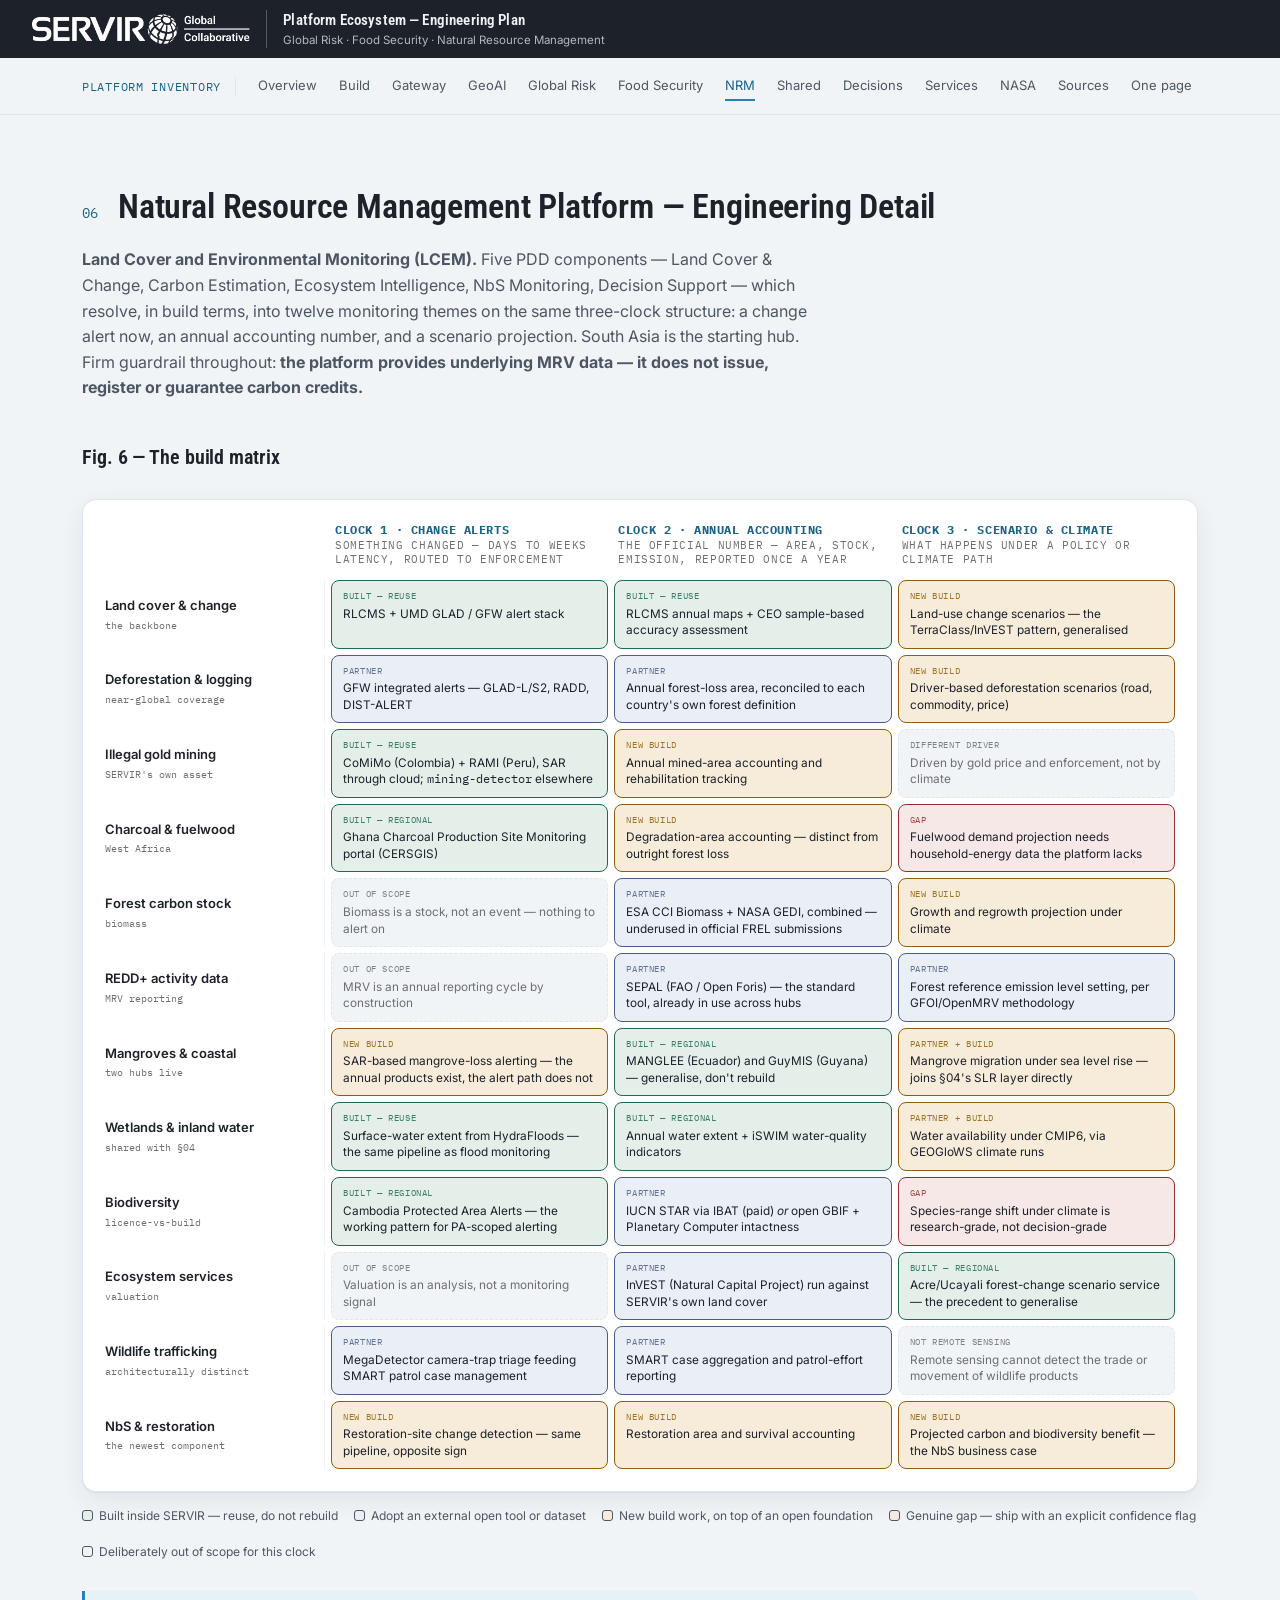
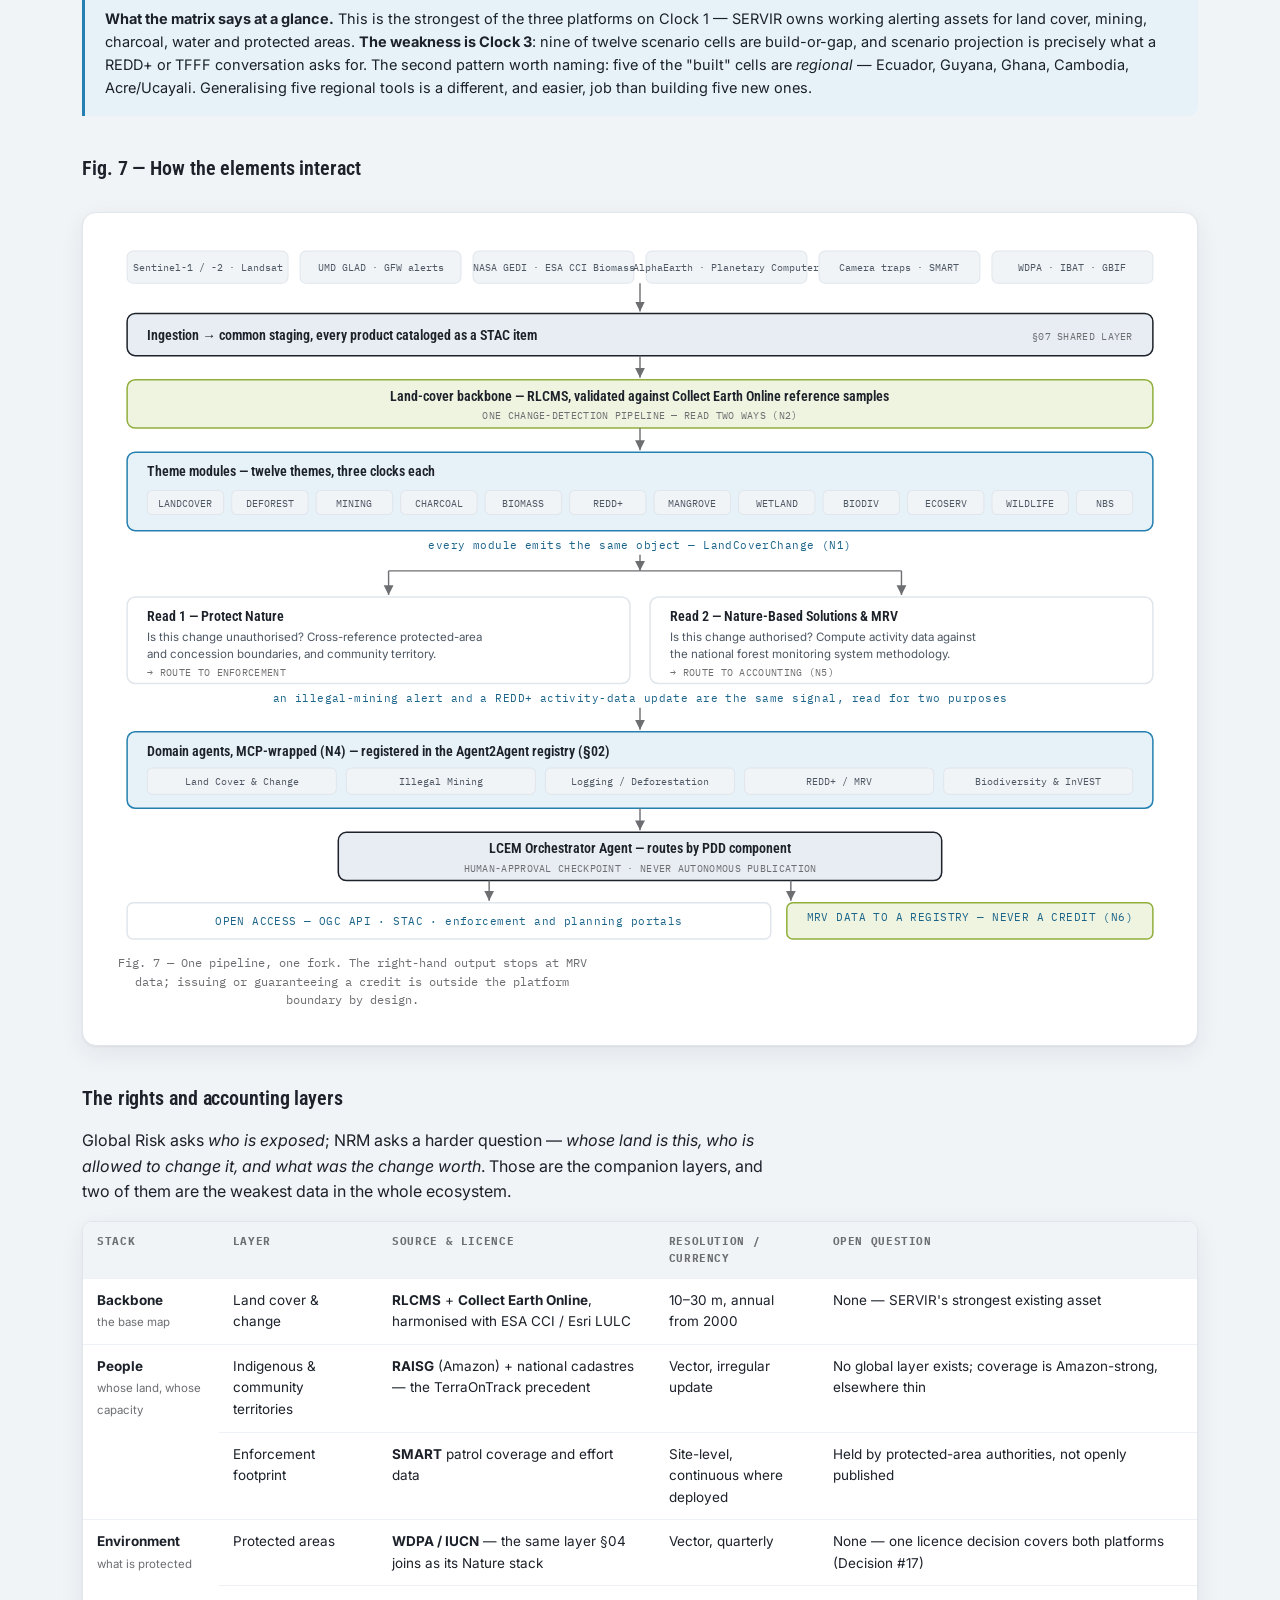
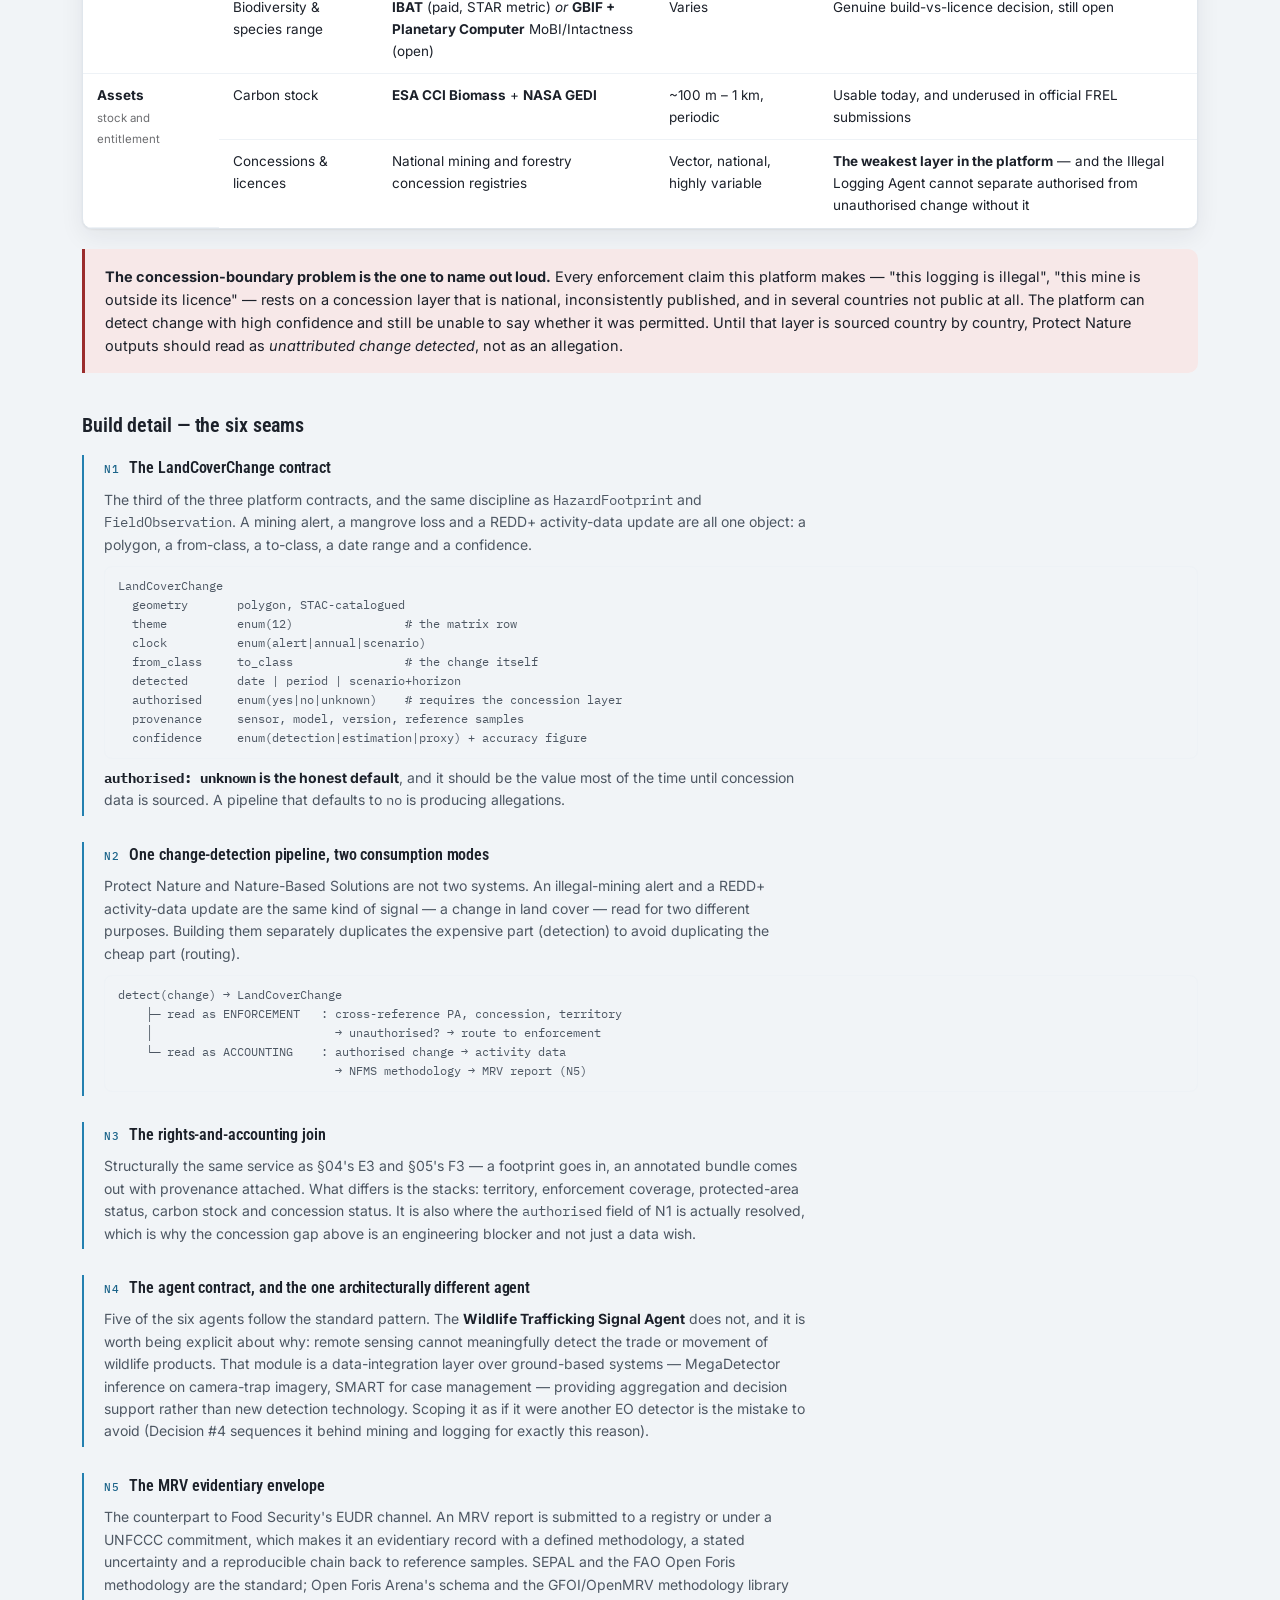
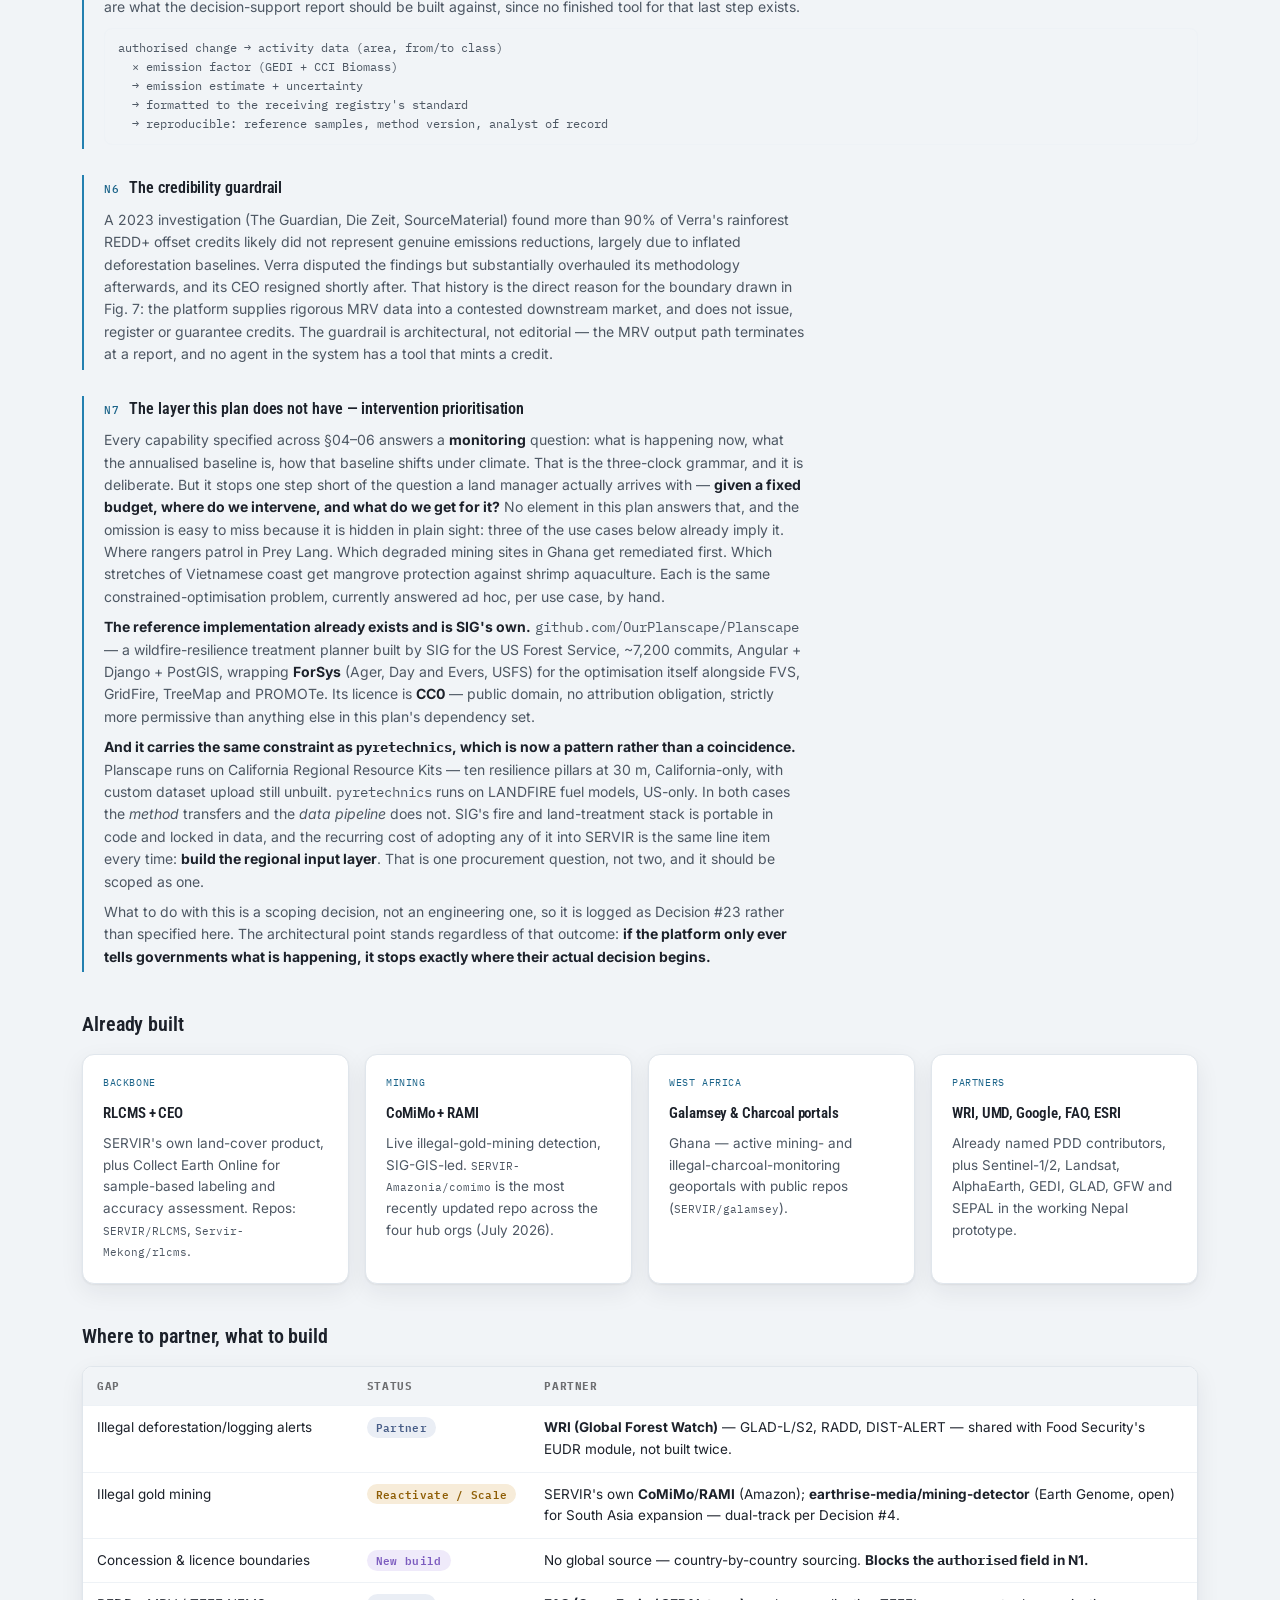
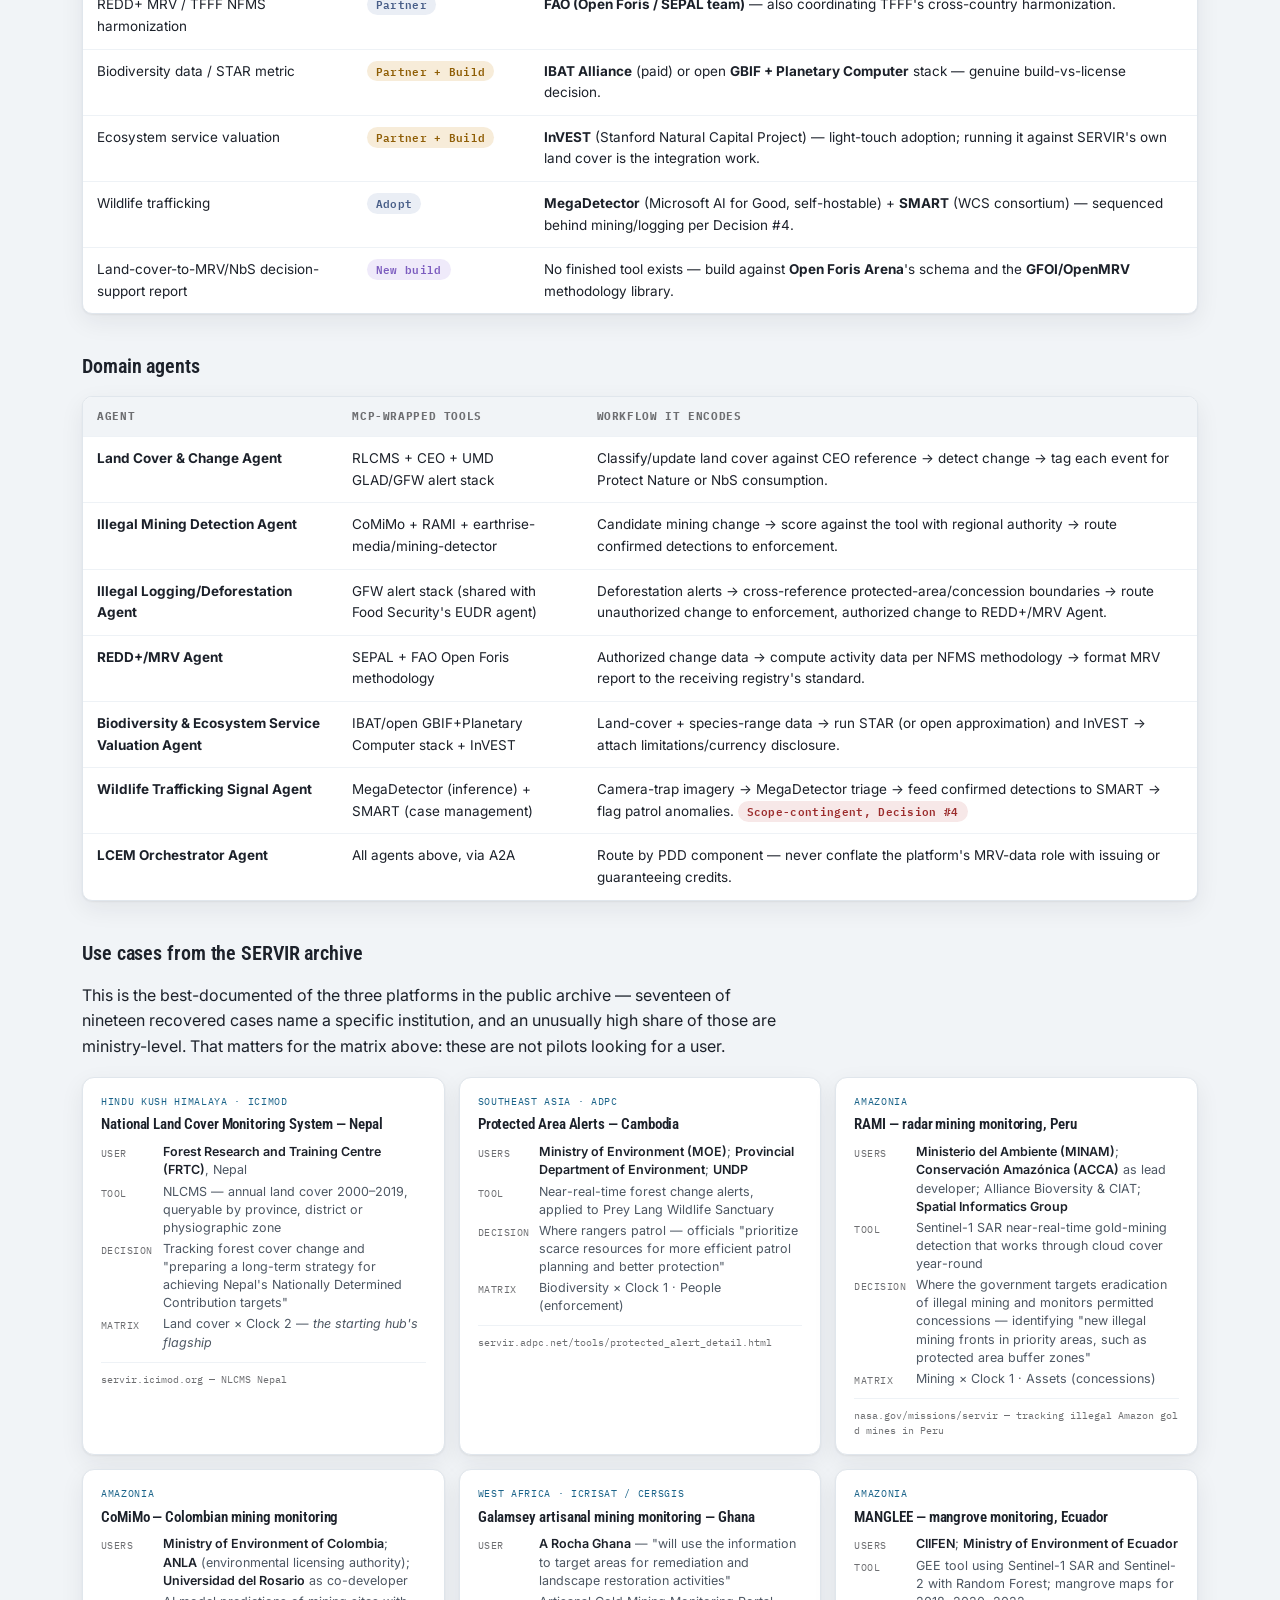
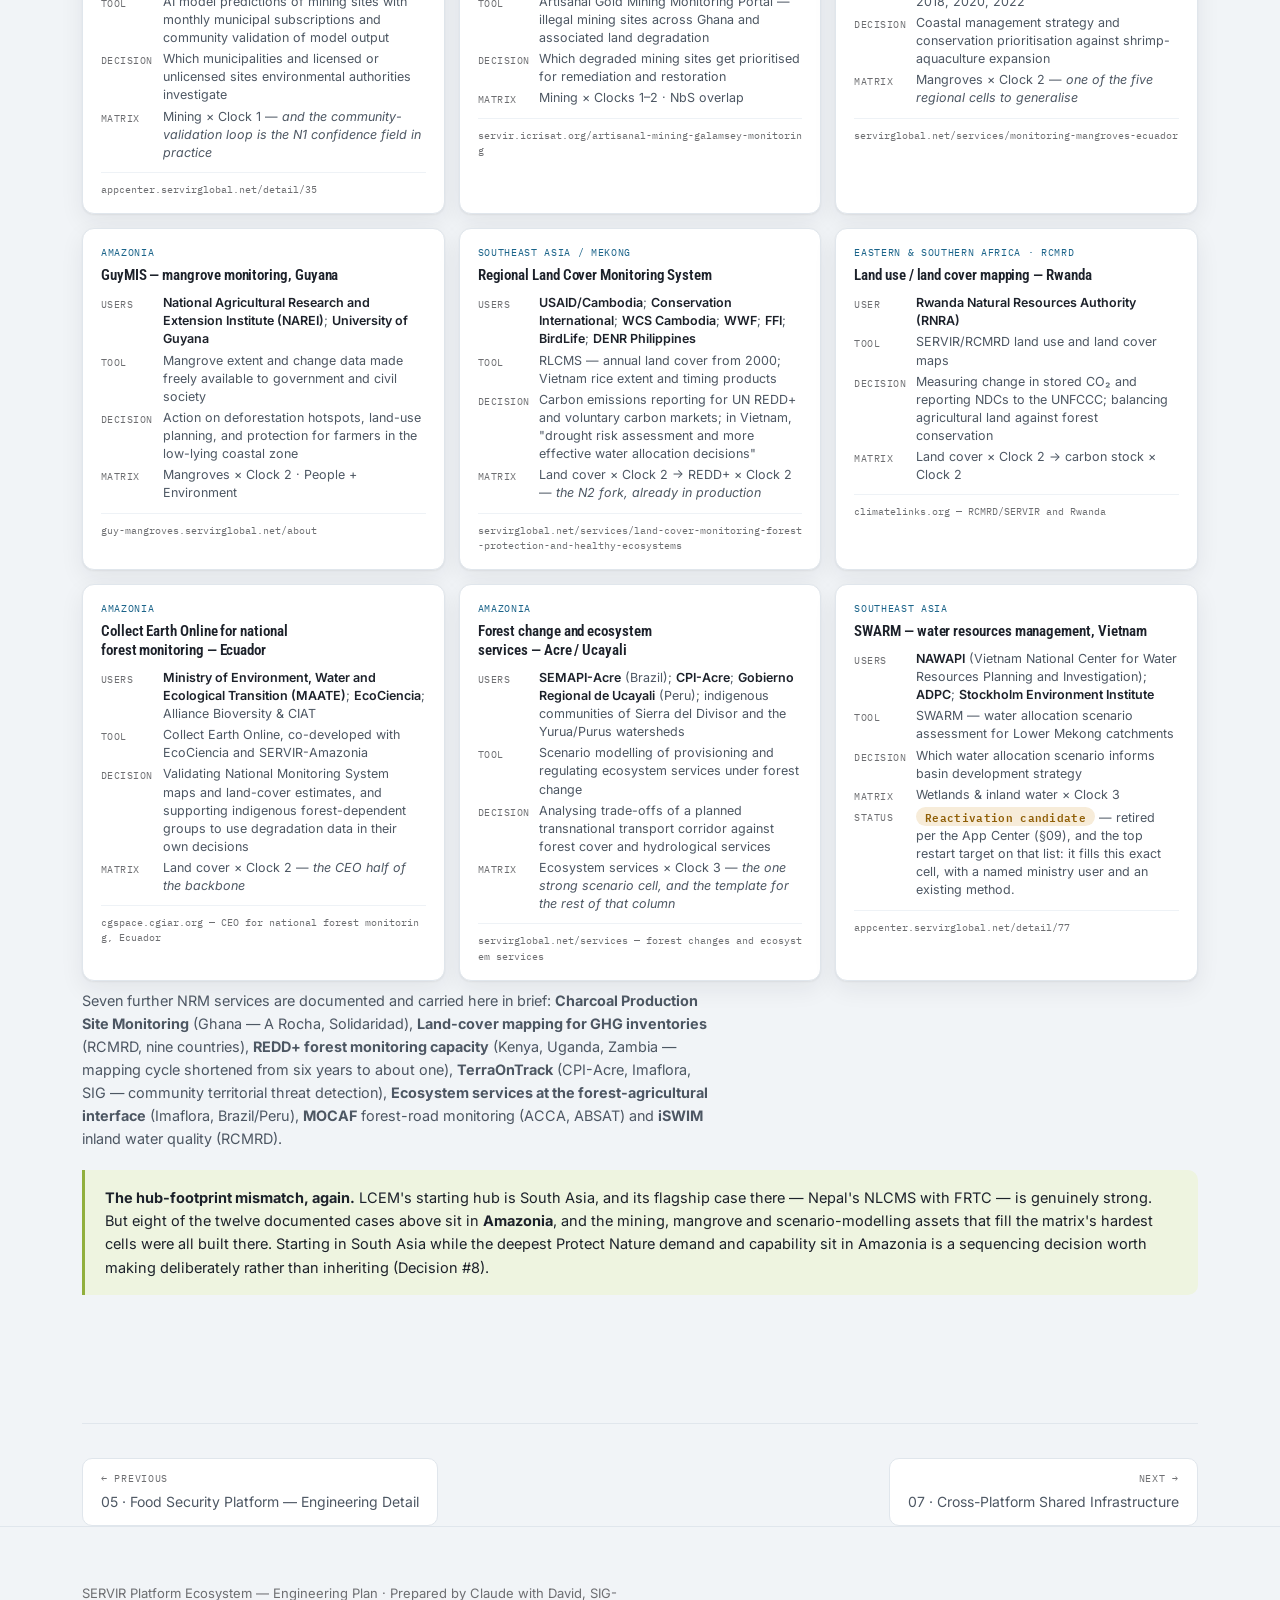
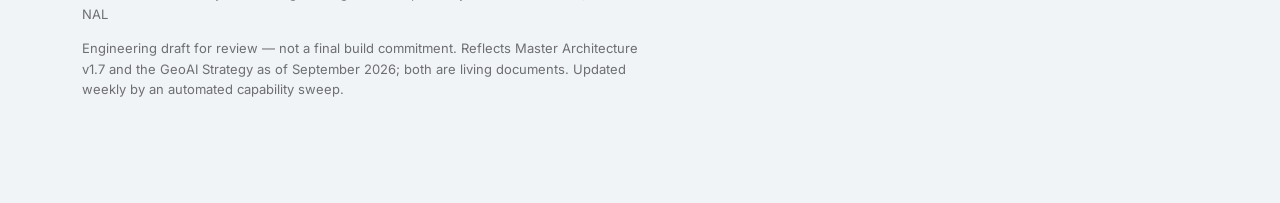
<file: 06-nrm.html>
<!doctype html>
<html lang="en">
<head>
<meta charset="utf-8">
<meta name="viewport" content="width=device-width,initial-scale=1">
<title>06 Natural Resource Management Platform — Engineering Detail — SERVIR Platform Inventory</title>
<meta name="description" content="SERVIR Platform Ecosystem — engineering plan, hub service inventory and capability register.">
<link rel="stylesheet" href="assets/style.css">
<link rel="stylesheet" href="https://fonts.googleapis.com/css2?family=Roboto+Condensed:wght@300;400;500;600;700&family=Inter:wght@400;500;600;700&family=IBM+Plex+Mono:wght@400;500;600&display=swap&family=Public+Sans:wght@400;500;600;700&family=IBM+Plex+Mono:wght@400;500;600&display=swap">
</head>
<body>
<header class="servir-header">
  <img class="servir-header__logo" src="assets/servir-logo.png" alt="SERVIR — Global Collaborative">
  <div class="servir-header__rule" aria-hidden="true"></div>
  <div>
    <div class="servir-header__domain">Platform Ecosystem &mdash; Engineering Plan</div>
    <div class="servir-header__scope">Global Risk &middot; Food Security &middot; Natural Resource Management</div>
  </div>
</header>
<nav class="topnav"><div class="topnav-inner">
<span class="topnav-brand">Platform Inventory</span>
<a href="index.html">Overview</a>
<a href="01-architecture.html">Build</a>
<a href="02-gateway.html">Gateway</a>
<a href="03-geoai.html">GeoAI</a>
<a href="04-global-risk.html">Global Risk</a>
<a href="05-food-security.html">Food Security</a>
<a href="06-nrm.html" class="active">NRM</a>
<a href="07-shared-infra.html">Shared</a>
<a href="08-decisions.html">Decisions</a>
<a href="09-services.html">Services</a>
<a href="10-nasa.html">NASA</a>
<a href="11-appendix.html">Sources</a>
<a href="full-plan.html">One page</a>
</div></nav>
<main><section class="plan-section" id="nrm">
<div class="wrap">
<div class="section-head"><span class="section-num">06</span><h2>Natural Resource Management Platform — Engineering Detail</h2></div>
<p class="section-dek"><b>Land Cover and Environmental Monitoring (LCEM).</b> Five PDD components — Land Cover &amp; Change, Carbon Estimation, Ecosystem Intelligence, NbS Monitoring, Decision Support — which resolve, in build terms, into twelve monitoring themes on the same three-clock structure: a change alert now, an annual accounting number, and a scenario projection. South Asia is the starting hub. Firm guardrail throughout: <b>the platform provides underlying MRV data — it does not issue, register or guarantee carbon credits.</b></p>
<h3 class="subhead">Fig. 6 — The build matrix</h3>
<div class="mx-wrap">
<div class="mx mx-4">
<div class="mx-corner"></div>
<div class="mx-colhead"><b>Clock 1 · Change alerts</b>Something changed — days to weeks latency, routed to enforcement</div>
<div class="mx-colhead"><b>Clock 2 · Annual accounting</b>The official number — area, stock, emission, reported once a year</div>
<div class="mx-colhead"><b>Clock 3 · Scenario &amp; climate</b>What happens under a policy or climate path</div>
<div class="mx-rowhead">Land cover &amp; change<span>the backbone</span></div>
<div class="mx-cell s-live"><span class="lab">Built — reuse</span>RLCMS + UMD GLAD / GFW alert stack</div>
<div class="mx-cell s-live"><span class="lab">Built — reuse</span>RLCMS annual maps + CEO sample-based accuracy assessment</div>
<div class="mx-cell s-build"><span class="lab">New build</span>Land-use change scenarios — the TerraClass/InVEST pattern, generalised</div>
<div class="mx-rowhead">Deforestation &amp; logging<span>near-global coverage</span></div>
<div class="mx-cell s-partner"><span class="lab">Partner</span>GFW integrated alerts — GLAD-L/S2, RADD, DIST-ALERT</div>
<div class="mx-cell s-partner"><span class="lab">Partner</span>Annual forest-loss area, reconciled to each country's own forest definition</div>
<div class="mx-cell s-build"><span class="lab">New build</span>Driver-based deforestation scenarios (road, commodity, price)</div>
<div class="mx-rowhead">Illegal gold mining<span>SERVIR's own asset</span></div>
<div class="mx-cell s-live"><span class="lab">Built — reuse</span>CoMiMo (Colombia) + RAMI (Peru), SAR through cloud; <code>mining-detector</code> elsewhere</div>
<div class="mx-cell s-build"><span class="lab">New build</span>Annual mined-area accounting and rehabilitation tracking</div>
<div class="mx-cell s-na"><span class="lab">Different driver</span>Driven by gold price and enforcement, not by climate</div>
<div class="mx-rowhead">Charcoal &amp; fuelwood<span>West Africa</span></div>
<div class="mx-cell s-live"><span class="lab">Built — regional</span>Ghana Charcoal Production Site Monitoring portal (CERSGIS)</div>
<div class="mx-cell s-build"><span class="lab">New build</span>Degradation-area accounting — distinct from outright forest loss</div>
<div class="mx-cell s-gap"><span class="lab">Gap</span>Fuelwood demand projection needs household-energy data the platform lacks</div>
<div class="mx-rowhead">Forest carbon stock<span>biomass</span></div>
<div class="mx-cell s-na"><span class="lab">Out of scope</span>Biomass is a stock, not an event — nothing to alert on</div>
<div class="mx-cell s-partner"><span class="lab">Partner</span>ESA CCI Biomass + NASA GEDI, combined — underused in official FREL submissions</div>
<div class="mx-cell s-build"><span class="lab">New build</span>Growth and regrowth projection under climate</div>
<div class="mx-rowhead">REDD+ activity data<span>MRV reporting</span></div>
<div class="mx-cell s-na"><span class="lab">Out of scope</span>MRV is an annual reporting cycle by construction</div>
<div class="mx-cell s-partner"><span class="lab">Partner</span>SEPAL (FAO / Open Foris) — the standard tool, already in use across hubs</div>
<div class="mx-cell s-partner"><span class="lab">Partner</span>Forest reference emission level setting, per GFOI/OpenMRV methodology</div>
<div class="mx-rowhead">Mangroves &amp; coastal<span>two hubs live</span></div>
<div class="mx-cell s-build"><span class="lab">New build</span>SAR-based mangrove-loss alerting — the annual products exist, the alert path does not</div>
<div class="mx-cell s-live"><span class="lab">Built — regional</span>MANGLEE (Ecuador) and GuyMIS (Guyana) — generalise, don't rebuild</div>
<div class="mx-cell s-build"><span class="lab">Partner + build</span>Mangrove migration under sea level rise — joins §04's SLR layer directly</div>
<div class="mx-rowhead">Wetlands &amp; inland water<span>shared with §04</span></div>
<div class="mx-cell s-live"><span class="lab">Built — reuse</span>Surface-water extent from HydraFloods — the same pipeline as flood monitoring</div>
<div class="mx-cell s-live"><span class="lab">Built — regional</span>Annual water extent + iSWIM water-quality indicators</div>
<div class="mx-cell s-build"><span class="lab">Partner + build</span>Water availability under CMIP6, via GEOGloWS climate runs</div>
<div class="mx-rowhead">Biodiversity<span>licence-vs-build</span></div>
<div class="mx-cell s-live"><span class="lab">Built — regional</span>Cambodia Protected Area Alerts — the working pattern for PA-scoped alerting</div>
<div class="mx-cell s-partner"><span class="lab">Partner</span>IUCN STAR via IBAT (paid) <em>or</em> open GBIF + Planetary Computer intactness</div>
<div class="mx-cell s-gap"><span class="lab">Gap</span>Species-range shift under climate is research-grade, not decision-grade</div>
<div class="mx-rowhead">Ecosystem services<span>valuation</span></div>
<div class="mx-cell s-na"><span class="lab">Out of scope</span>Valuation is an analysis, not a monitoring signal</div>
<div class="mx-cell s-partner"><span class="lab">Partner</span>InVEST (Natural Capital Project) run against SERVIR's own land cover</div>
<div class="mx-cell s-live"><span class="lab">Built — regional</span>Acre/Ucayali forest-change scenario service — the precedent to generalise</div>
<div class="mx-rowhead">Wildlife trafficking<span>architecturally distinct</span></div>
<div class="mx-cell s-partner"><span class="lab">Partner</span>MegaDetector camera-trap triage feeding SMART patrol case management</div>
<div class="mx-cell s-partner"><span class="lab">Partner</span>SMART case aggregation and patrol-effort reporting</div>
<div class="mx-cell s-na"><span class="lab">Not remote sensing</span>Remote sensing cannot detect the trade or movement of wildlife products</div>
<div class="mx-rowhead">NbS &amp; restoration<span>the newest component</span></div>
<div class="mx-cell s-build"><span class="lab">New build</span>Restoration-site change detection — same pipeline, opposite sign</div>
<div class="mx-cell s-build"><span class="lab">New build</span>Restoration area and survival accounting</div>
<div class="mx-cell s-build"><span class="lab">New build</span>Projected carbon and biodiversity benefit — the NbS business case</div>
</div>
</div>
<div class="legend">
<span><i class="lg-live"></i>Built inside SERVIR — reuse, do not rebuild</span>
<span><i class="lg-partner"></i>Adopt an external open tool or dataset</span>
<span><i class="lg-build"></i>New build work, on top of an open foundation</span>
<span><i class="lg-gap"></i>Genuine gap — ship with an explicit confidence flag</span>
<span><i class="lg-na"></i>Deliberately out of scope for this clock</span>
</div>
<div class="note">
<strong>What the matrix says at a glance.</strong> This is the strongest of the three platforms on Clock 1 — SERVIR owns working alerting assets for land cover, mining, charcoal, water and protected areas. <b>The weakness is Clock 3</b>: nine of twelve scenario cells are build-or-gap, and scenario projection is precisely what a REDD+ or TFFF conversation asks for. The second pattern worth naming: five of the "built" cells are <em>regional</em> — Ecuador, Guyana, Ghana, Cambodia, Acre/Ucayali. Generalising five regional tools is a different, and easier, job than building five new ones.
    </div>
<h3 class="subhead">Fig. 7 — How the elements interact</h3>
<div class="diagram-wrap">
<svg aria-label="Interaction diagram: EO sources feed ingestion, a land-cover backbone drives twelve theme modules that emit one change-event schema, which forks into an enforcement path and an accounting path, then to agents, an orchestrator, and finally to open access and a registry-grade MRV output that explicitly never issues credits." height="auto" role="img" viewbox="0 0 1060 700" width="100%">
<defs>
<marker id="ar6" markerheight="9" markerwidth="9" orient="auto" refx="7" refy="4.5">
<path class="dg-arrow" d="M0,1 L7,4.5 L0,8 Z"></path>
</marker>
</defs>
<style>.dg-arrow{fill:var(--ink-faint);}</style>
<g>
<rect class="dg-chip" height="32" rx="6" width="160" x="20" y="14"></rect>
<text class="dg-chip-text" text-anchor="middle" x="100" y="34">Sentinel-1 / -2 · Landsat</text>
<rect class="dg-chip" height="32" rx="6" width="160" x="192" y="14"></rect>
<text class="dg-chip-text" text-anchor="middle" x="272" y="34">UMD GLAD · GFW alerts</text>
<rect class="dg-chip" height="32" rx="6" width="160" x="364" y="14"></rect>
<text class="dg-chip-text" text-anchor="middle" x="444" y="34">NASA GEDI · ESA CCI Biomass</text>
<rect class="dg-chip" height="32" rx="6" width="160" x="536" y="14"></rect>
<text class="dg-chip-text" text-anchor="middle" x="616" y="34">AlphaEarth · Planetary Computer</text>
<rect class="dg-chip" height="32" rx="6" width="160" x="708" y="14"></rect>
<text class="dg-chip-text" text-anchor="middle" x="788" y="34">Camera traps · SMART</text>
<rect class="dg-chip" height="32" rx="6" width="160" x="880" y="14"></rect>
<text class="dg-chip-text" text-anchor="middle" x="960" y="34">WDPA · IBAT · GBIF</text>
</g>
<line class="dg-line" marker-end="url(#ar6)" x1="530" x2="530" y1="46" y2="74"></line>
<rect class="dg-box-space" height="42" rx="8" width="1020" x="20" y="76"></rect>
<text class="dg-title" x="40" y="102">Ingestion → common staging, every product cataloged as a STAC item</text>
<text class="dg-label" text-anchor="end" x="1020" y="102">§07 SHARED LAYER</text>
<line class="dg-line" marker-end="url(#ar6)" x1="530" x2="530" y1="118" y2="140"></line>
<rect class="dg-box-gold" height="48" rx="8" width="1020" x="20" y="142"></rect>
<text class="dg-title" text-anchor="middle" x="530" y="163">Land-cover backbone — RLCMS, validated against Collect Earth Online reference samples</text>
<text class="dg-label" text-anchor="middle" x="530" y="181">ONE CHANGE-DETECTION PIPELINE — READ TWO WAYS (N2)</text>
<line class="dg-line" marker-end="url(#ar6)" x1="530" x2="530" y1="190" y2="212"></line>
<rect class="dg-box-accent" height="78" rx="8" width="1020" x="20" y="214"></rect>
<text class="dg-title" x="40" y="238">Theme modules — twelve themes, three clocks each</text>
<g>
<rect class="dg-chip" height="24" rx="5" width="76" x="40" y="252"></rect><text class="dg-chip-text" text-anchor="middle" x="78" y="268">LANDCOVER</text>
<rect class="dg-chip" height="24" rx="5" width="76" x="124" y="252"></rect><text class="dg-chip-text" text-anchor="middle" x="162" y="268">DEFOREST</text>
<rect class="dg-chip" height="24" rx="5" width="76" x="208" y="252"></rect><text class="dg-chip-text" text-anchor="middle" x="246" y="268">MINING</text>
<rect class="dg-chip" height="24" rx="5" width="76" x="292" y="252"></rect><text class="dg-chip-text" text-anchor="middle" x="330" y="268">CHARCOAL</text>
<rect class="dg-chip" height="24" rx="5" width="76" x="376" y="252"></rect><text class="dg-chip-text" text-anchor="middle" x="414" y="268">BIOMASS</text>
<rect class="dg-chip" height="24" rx="5" width="76" x="460" y="252"></rect><text class="dg-chip-text" text-anchor="middle" x="498" y="268">REDD+</text>
<rect class="dg-chip" height="24" rx="5" width="76" x="544" y="252"></rect><text class="dg-chip-text" text-anchor="middle" x="582" y="268">MANGROVE</text>
<rect class="dg-chip" height="24" rx="5" width="76" x="628" y="252"></rect><text class="dg-chip-text" text-anchor="middle" x="666" y="268">WETLAND</text>
<rect class="dg-chip" height="24" rx="5" width="76" x="712" y="252"></rect><text class="dg-chip-text" text-anchor="middle" x="750" y="268">BIODIV</text>
<rect class="dg-chip" height="24" rx="5" width="76" x="796" y="252"></rect><text class="dg-chip-text" text-anchor="middle" x="834" y="268">ECOSERV</text>
<rect class="dg-chip" height="24" rx="5" width="76" x="880" y="252"></rect><text class="dg-chip-text" text-anchor="middle" x="918" y="268">WILDLIFE</text>
<rect class="dg-chip" height="24" rx="5" width="56" x="964" y="252"></rect><text class="dg-chip-text" text-anchor="middle" x="992" y="268">NBS</text>
</g>
<text class="dg-label-accent" text-anchor="middle" x="530" y="310">every module emits the same object — LandCoverChange (N1)</text>
<line class="dg-line" marker-end="url(#ar6)" x1="530" x2="530" y1="316" y2="332"></line>
<!-- the fork -->
<line class="dg-line" x1="530" x2="280" y1="332" y2="332"></line>
<line class="dg-line" x1="530" x2="790" y1="332" y2="332"></line>
<line class="dg-line" marker-end="url(#ar6)" x1="280" x2="280" y1="332" y2="356"></line>
<line class="dg-line" marker-end="url(#ar6)" x1="790" x2="790" y1="332" y2="356"></line>
<rect class="dg-box" height="86" rx="8" width="500" x="20" y="358"></rect>
<text class="dg-title" x="40" y="382">Read 1 — Protect Nature</text>
<text class="dg-sub" x="40" y="402">Is this change unauthorised? Cross-reference protected-area</text>
<text class="dg-sub" x="40" y="419">and concession boundaries, and community territory.</text>
<text class="dg-label" x="40" y="437">→ ROUTE TO ENFORCEMENT</text>
<rect class="dg-box" height="86" rx="8" width="500" x="540" y="358"></rect>
<text class="dg-title" x="560" y="382">Read 2 — Nature-Based Solutions &amp; MRV</text>
<text class="dg-sub" x="560" y="402">Is this change authorised? Compute activity data against</text>
<text class="dg-sub" x="560" y="419">the national forest monitoring system methodology.</text>
<text class="dg-label" x="560" y="437">→ ROUTE TO ACCOUNTING (N5)</text>
<text class="dg-label-accent" text-anchor="middle" x="530" y="462">an illegal-mining alert and a REDD+ activity-data update are the same signal, read for two purposes</text>
<line class="dg-line" marker-end="url(#ar6)" x1="530" x2="530" y1="468" y2="490"></line>
<rect class="dg-box-accent" height="76" rx="8" width="1020" x="20" y="492"></rect>
<text class="dg-title" x="40" y="516">Domain agents, MCP-wrapped (N4) — registered in the Agent2Agent registry (§02)</text>
<g>
<rect class="dg-chip" height="26" rx="5" width="188" x="40" y="528"></rect><text class="dg-chip-text" text-anchor="middle" x="134" y="545">Land Cover &amp; Change</text>
<rect class="dg-chip" height="26" rx="5" width="188" x="238" y="528"></rect><text class="dg-chip-text" text-anchor="middle" x="332" y="545">Illegal Mining</text>
<rect class="dg-chip" height="26" rx="5" width="188" x="436" y="528"></rect><text class="dg-chip-text" text-anchor="middle" x="530" y="545">Logging / Deforestation</text>
<rect class="dg-chip" height="26" rx="5" width="188" x="634" y="528"></rect><text class="dg-chip-text" text-anchor="middle" x="728" y="545">REDD+ / MRV</text>
<rect class="dg-chip" height="26" rx="5" width="188" x="832" y="528"></rect><text class="dg-chip-text" text-anchor="middle" x="926" y="545">Biodiversity &amp; InVEST</text>
</g>
<line class="dg-line" marker-end="url(#ar6)" x1="530" x2="530" y1="568" y2="590"></line>
<rect class="dg-box-space" height="48" rx="8" width="600" x="230" y="592"></rect>
<text class="dg-title" text-anchor="middle" x="530" y="613">LCEM Orchestrator Agent — routes by PDD component</text>
<text class="dg-label" text-anchor="middle" x="530" y="631">HUMAN-APPROVAL CHECKPOINT · NEVER AUTONOMOUS PUBLICATION</text>
<line class="dg-line" marker-end="url(#ar6)" x1="380" x2="380" y1="640" y2="660"></line>
<line class="dg-line" marker-end="url(#ar6)" x1="680" x2="680" y1="640" y2="660"></line>
<rect class="dg-box" height="36" rx="6" width="640" x="20" y="662"></rect>
<text class="dg-label-accent" text-anchor="middle" x="340" y="684">OPEN ACCESS — OGC API · STAC · enforcement and planning portals</text>
<rect class="dg-box-gold" height="36" rx="6" width="364" x="676" y="662"></rect>
<text class="dg-label-accent" text-anchor="middle" x="858" y="680">MRV DATA TO A REGISTRY — NEVER A CREDIT (N6)</text>
</svg>
<p class="diagram-caption">Fig. 7 — One pipeline, one fork. The right-hand output stops at MRV data; issuing or guaranteeing a credit is outside the platform boundary by design.</p>
</div>
<h3 class="subhead">The rights and accounting layers</h3>
<p>Global Risk asks <em>who is exposed</em>; NRM asks a harder question — <em>whose land is this, who is allowed to change it, and what was the change worth</em>. Those are the companion layers, and two of them are the weakest data in the whole ecosystem.</p>
<div class="table-scroll">
<table>
<thead><tr><th>Stack</th><th>Layer</th><th>Source &amp; licence</th><th>Resolution / currency</th><th>Open question</th></tr></thead>
<tbody>
<tr><td><b>Backbone</b><br/><span style="font-size:0.85em;color:var(--ink-faint);">the base map</span></td><td>Land cover &amp; change</td><td><b>RLCMS</b> + <b>Collect Earth Online</b>, harmonised with ESA CCI / Esri LULC</td><td>10–30 m, annual from 2000</td><td>None — SERVIR's strongest existing asset</td></tr>
<tr><td rowspan="2"><b>People</b><br/><span style="font-size:0.85em;color:var(--ink-faint);">whose land, whose capacity</span></td><td>Indigenous &amp; community territories</td><td><b>RAISG</b> (Amazon) + national cadastres — the TerraOnTrack precedent</td><td>Vector, irregular update</td><td>No global layer exists; coverage is Amazon-strong, elsewhere thin</td></tr>
<tr><td>Enforcement footprint</td><td><b>SMART</b> patrol coverage and effort data</td><td>Site-level, continuous where deployed</td><td>Held by protected-area authorities, not openly published</td></tr>
<tr><td rowspan="2"><b>Environment</b><br/><span style="font-size:0.85em;color:var(--ink-faint);">what is protected</span></td><td>Protected areas</td><td><b>WDPA / IUCN</b> — the same layer §04 joins as its Nature stack</td><td>Vector, quarterly</td><td>None — one licence decision covers both platforms (Decision #17)</td></tr>
<tr><td>Biodiversity &amp; species range</td><td><b>IBAT</b> (paid, STAR metric) <em>or</em> <b>GBIF + Planetary Computer</b> MoBI/Intactness (open)</td><td>Varies</td><td>Genuine build-vs-licence decision, still open</td></tr>
<tr><td rowspan="2"><b>Assets</b><br/><span style="font-size:0.85em;color:var(--ink-faint);">stock and entitlement</span></td><td>Carbon stock</td><td><b>ESA CCI Biomass</b> + <b>NASA GEDI</b></td><td>~100 m – 1 km, periodic</td><td>Usable today, and underused in official FREL submissions</td></tr>
<tr><td>Concessions &amp; licences</td><td>National mining and forestry concession registries</td><td>Vector, national, highly variable</td><td><b>The weakest layer in the platform</b> — and the Illegal Logging Agent cannot separate authorised from unauthorised change without it</td></tr>
</tbody>
</table>
</div>
<div class="note open">
<strong>The concession-boundary problem is the one to name out loud.</strong> Every enforcement claim this platform makes — "this logging is illegal", "this mine is outside its licence" — rests on a concession layer that is national, inconsistently published, and in several countries not public at all. The platform can detect change with high confidence and still be unable to say whether it was permitted. Until that layer is sourced country by country, Protect Nature outputs should read as <em>unattributed change detected</em>, not as an allegation.
    </div>
<h3 class="subhead">Build detail — the six seams</h3>
<div class="elem accent">
<h4><span class="eid">N1</span> The LandCoverChange contract</h4>
<p>The third of the three platform contracts, and the same discipline as <code>HazardFootprint</code> and <code>FieldObservation</code>. A mining alert, a mangrove loss and a REDD+ activity-data update are all one object: a polygon, a from-class, a to-class, a date range and a confidence.</p>
<div class="contract">LandCoverChange
  geometry       polygon, STAC-catalogued
  theme          enum(12)                # the matrix row
  clock          enum(alert|annual|scenario)
  from_class     to_class                # the change itself
  detected       date | period | scenario+horizon
  authorised     enum(yes|no|unknown)    # requires the concession layer
  provenance     sensor, model, version, reference samples
  confidence     enum(detection|estimation|proxy) + accuracy figure
</div>
<p><b><code>authorised: unknown</code> is the honest default</b>, and it should be the value most of the time until concession data is sourced. A pipeline that defaults to <code>no</code> is producing allegations.</p>
</div>
<div class="elem accent">
<h4><span class="eid">N2</span> One change-detection pipeline, two consumption modes</h4>
<p>Protect Nature and Nature-Based Solutions are not two systems. An illegal-mining alert and a REDD+ activity-data update are the same kind of signal — a change in land cover — read for two different purposes. Building them separately duplicates the expensive part (detection) to avoid duplicating the cheap part (routing).</p>
<div class="contract">detect(change) → LandCoverChange
    ├─ read as ENFORCEMENT   : cross-reference PA, concession, territory
    │                          → unauthorised? → route to enforcement
    └─ read as ACCOUNTING    : authorised change → activity data
                               → NFMS methodology → MRV report (N5)
</div>
</div>
<div class="elem accent">
<h4><span class="eid">N3</span> The rights-and-accounting join</h4>
<p>Structurally the same service as §04's E3 and §05's F3 — a footprint goes in, an annotated bundle comes out with provenance attached. What differs is the stacks: territory, enforcement coverage, protected-area status, carbon stock and concession status. It is also where the <code>authorised</code> field of N1 is actually resolved, which is why the concession gap above is an engineering blocker and not just a data wish.</p>
</div>
<div class="elem accent">
<h4><span class="eid">N4</span> The agent contract, and the one architecturally different agent</h4>
<p>Five of the six agents follow the standard pattern. The <b>Wildlife Trafficking Signal Agent</b> does not, and it is worth being explicit about why: remote sensing cannot meaningfully detect the trade or movement of wildlife products. That module is a data-integration layer over ground-based systems — MegaDetector inference on camera-trap imagery, SMART for case management — providing aggregation and decision support rather than new detection technology. Scoping it as if it were another EO detector is the mistake to avoid (Decision #4 sequences it behind mining and logging for exactly this reason).</p>
</div>
<div class="elem accent">
<h4><span class="eid">N5</span> The MRV evidentiary envelope</h4>
<p>The counterpart to Food Security's EUDR channel. An MRV report is submitted to a registry or under a UNFCCC commitment, which makes it an evidentiary record with a defined methodology, a stated uncertainty and a reproducible chain back to reference samples. SEPAL and the FAO Open Foris methodology are the standard; Open Foris Arena's schema and the GFOI/OpenMRV methodology library are what the decision-support report should be built against, since no finished tool for that last step exists.</p>
<div class="contract">authorised change → activity data (area, from/to class)
  × emission factor (GEDI + CCI Biomass)
  → emission estimate + uncertainty
  → formatted to the receiving registry's standard
  → reproducible: reference samples, method version, analyst of record
</div>
</div>
<div class="elem accent">
<h4><span class="eid">N6</span> The credibility guardrail</h4>
<p>A 2023 investigation (The Guardian, Die Zeit, SourceMaterial) found more than 90% of Verra's rainforest REDD+ offset credits likely did not represent genuine emissions reductions, largely due to inflated deforestation baselines. Verra disputed the findings but substantially overhauled its methodology afterwards, and its CEO resigned shortly after. That history is the direct reason for the boundary drawn in Fig. 7: the platform supplies rigorous MRV data into a contested downstream market, and does not issue, register or guarantee credits. The guardrail is architectural, not editorial — the MRV output path terminates at a report, and no agent in the system has a tool that mints a credit.</p>
</div>
<div class="elem accent">
<h4><span class="eid">N7</span>The layer this plan does not have — intervention prioritisation</h4>
<p>Every capability specified across §04–06 answers a <b>monitoring</b> question: what is happening now,
      what the annualised baseline is, how that baseline shifts under climate. That is the three-clock grammar,
      and it is deliberate. But it stops one step short of the question a land manager actually arrives with —
      <b>given a fixed budget, where do we intervene, and what do we get for it?</b> No element in this plan
      answers that, and the omission is easy to miss because it is hidden in plain sight: three of the use cases
      below already imply it. Where rangers patrol in Prey Lang. Which degraded mining sites in Ghana get
      remediated first. Which stretches of Vietnamese coast get mangrove protection against shrimp aquaculture.
      Each is the same constrained-optimisation problem, currently answered ad hoc, per use case, by hand.</p>
<p><b>The reference implementation already exists and is SIG's own.</b>
<code>github.com/OurPlanscape/Planscape</code> — a wildfire-resilience treatment planner built by SIG for
      the US Forest Service, ~7,200 commits, Angular + Django + PostGIS, wrapping <b>ForSys</b> (Ager, Day and
      Evers, USFS) for the optimisation itself alongside FVS, GridFire, TreeMap and PROMOTe. Its licence is
      <b>CC0</b> — public domain, no attribution obligation, strictly more permissive than anything else in this
      plan's dependency set.</p>
<p><b>And it carries the same constraint as <code>pyretechnics</code>, which is now a pattern rather than a
      coincidence.</b> Planscape runs on California Regional Resource Kits — ten resilience pillars at 30 m,
      California-only, with custom dataset upload still unbuilt. <code>pyretechnics</code> runs on LANDFIRE fuel
      models, US-only. In both cases the <i>method</i> transfers and the <i>data pipeline</i> does not. SIG's fire
      and land-treatment stack is portable in code and locked in data, and the recurring cost of adopting any of it
      into SERVIR is the same line item every time: <b>build the regional input layer</b>. That is one procurement
      question, not two, and it should be scoped as one.</p>
<p>What to do with this is a scoping decision, not an engineering one, so it is logged as Decision #23
      rather than specified here. The architectural point stands regardless of that outcome: <b>if the platform
      only ever tells governments what is happening, it stops exactly where their actual decision begins.</b></p>
</div>
<h3 class="subhead">Already built</h3>
<div class="card-grid">
<div class="card"><span class="tag">Backbone</span><h4>RLCMS + CEO</h4><p>SERVIR's own land-cover product, plus Collect Earth Online for sample-based labeling and accuracy assessment. Repos: <code class="mono" style="font-size:0.85em;">SERVIR/RLCMS</code>, <code class="mono" style="font-size:0.85em;">Servir-Mekong/rlcms</code>.</p></div>
<div class="card"><span class="tag">Mining</span><h4>CoMiMo + RAMI</h4><p>Live illegal-gold-mining detection, SIG-GIS-led. <code class="mono" style="font-size:0.85em;">SERVIR-Amazonia/comimo</code> is the most recently updated repo across the four hub orgs (July 2026).</p></div>
<div class="card"><span class="tag">West Africa</span><h4>Galamsey &amp; Charcoal portals</h4><p>Ghana — active mining- and illegal-charcoal-monitoring geoportals with public repos (<code class="mono" style="font-size:0.85em;">SERVIR/galamsey</code>).</p></div>
<div class="card"><span class="tag">Partners</span><h4>WRI, UMD, Google, FAO, ESRI</h4><p>Already named PDD contributors, plus Sentinel-1/2, Landsat, AlphaEarth, GEDI, GLAD, GFW and SEPAL in the working Nepal prototype.</p></div>
</div>
<h3 class="subhead">Where to partner, what to build</h3>
<div class="table-scroll">
<table>
<thead><tr><th>Gap</th><th>Status</th><th>Partner</th></tr></thead>
<tbody>
<tr><td>Illegal deforestation/logging alerts</td><td><span class="pill pill-partner">Partner</span></td><td><b>WRI (Global Forest Watch)</b> — GLAD-L/S2, RADD, DIST-ALERT — shared with Food Security's EUDR module, not built twice.</td></tr>
<tr><td>Illegal gold mining</td><td><span class="pill pill-build">Reactivate / Scale</span></td><td>SERVIR's own <b>CoMiMo</b>/<b>RAMI</b> (Amazon); <b>earthrise-media/mining-detector</b> (Earth Genome, open) for South Asia expansion — dual-track per Decision #4.</td></tr>
<tr><td>Concession &amp; licence boundaries</td><td><span class="pill pill-new">New build</span></td><td>No global source — country-by-country sourcing. <b>Blocks the <code>authorised</code> field in N1.</b></td></tr>
<tr><td>REDD+ MRV / TFFF NFMS harmonization</td><td><span class="pill pill-partner">Partner</span></td><td><b>FAO (Open Foris / SEPAL team)</b> — also coordinating TFFF's cross-country harmonization.</td></tr>
<tr><td>Biodiversity data / STAR metric</td><td><span class="pill pill-build">Partner + Build</span></td><td><b>IBAT Alliance</b> (paid) or open <b>GBIF + Planetary Computer</b> stack — genuine build-vs-license decision.</td></tr>
<tr><td>Ecosystem service valuation</td><td><span class="pill pill-build">Partner + Build</span></td><td><b>InVEST</b> (Stanford Natural Capital Project) — light-touch adoption; running it against SERVIR's own land cover is the integration work.</td></tr>
<tr><td>Wildlife trafficking</td><td><span class="pill pill-partner">Adopt</span></td><td><b>MegaDetector</b> (Microsoft AI for Good, self-hostable) + <b>SMART</b> (WCS consortium) — sequenced behind mining/logging per Decision #4.</td></tr>
<tr><td>Land-cover-to-MRV/NbS decision-support report</td><td><span class="pill pill-new">New build</span></td><td>No finished tool exists — build against <b>Open Foris Arena</b>'s schema and the <b>GFOI/OpenMRV</b> methodology library.</td></tr>
</tbody>
</table>
</div>
<h3 class="subhead">Domain agents</h3>
<div class="table-scroll">
<table>
<thead><tr><th>Agent</th><th>MCP-wrapped tools</th><th>Workflow it encodes</th></tr></thead>
<tbody>
<tr><td><b>Land Cover &amp; Change Agent</b></td><td>RLCMS + CEO + UMD GLAD/GFW alert stack</td><td>Classify/update land cover against CEO reference → detect change → tag each event for Protect Nature or NbS consumption.</td></tr>
<tr><td><b>Illegal Mining Detection Agent</b></td><td>CoMiMo + RAMI + earthrise-media/mining-detector</td><td>Candidate mining change → score against the tool with regional authority → route confirmed detections to enforcement.</td></tr>
<tr><td><b>Illegal Logging/Deforestation Agent</b></td><td>GFW alert stack (shared with Food Security's EUDR agent)</td><td>Deforestation alerts → cross-reference protected-area/concession boundaries → route unauthorized change to enforcement, authorized change to REDD+/MRV Agent.</td></tr>
<tr><td><b>REDD+/MRV Agent</b></td><td>SEPAL + FAO Open Foris methodology</td><td>Authorized change data → compute activity data per NFMS methodology → format MRV report to the receiving registry's standard.</td></tr>
<tr><td><b>Biodiversity &amp; Ecosystem Service Valuation Agent</b></td><td>IBAT/open GBIF+Planetary Computer stack + InVEST</td><td>Land-cover + species-range data → run STAR (or open approximation) and InVEST → attach limitations/currency disclosure.</td></tr>
<tr><td><b>Wildlife Trafficking Signal Agent</b></td><td>MegaDetector (inference) + SMART (case management)</td><td>Camera-trap imagery → MegaDetector triage → feed confirmed detections to SMART → flag patrol anomalies. <span class="pill pill-open">Scope-contingent, Decision #4</span></td></tr>
<tr><td><b>LCEM Orchestrator Agent</b></td><td>All agents above, via A2A</td><td>Route by PDD component — never conflate the platform's MRV-data role with issuing or guaranteeing credits.</td></tr>
</tbody>
</table>
</div>
<h3 class="subhead">Use cases from the SERVIR archive</h3>
<p>This is the best-documented of the three platforms in the public archive — seventeen of nineteen recovered cases name a specific institution, and an unusually high share of those are ministry-level. That matters for the matrix above: these are not pilots looking for a user.</p>
<div class="uc-grid">
<div class="uc">
<span class="uc-hub">Hindu Kush Himalaya · ICIMOD</span>
<h4>National Land Cover Monitoring System — Nepal</h4>
<dl>
<dt>User</dt><dd><b>Forest Research and Training Centre (FRTC)</b>, Nepal</dd>
<dt>Tool</dt><dd>NLCMS — annual land cover 2000–2019, queryable by province, district or physiographic zone</dd>
<dt>Decision</dt><dd>Tracking forest cover change and "preparing a long-term strategy for achieving Nepal's Nationally Determined Contribution targets"</dd>
<dt>Matrix</dt><dd>Land cover × Clock 2 — <em>the starting hub's flagship</em></dd>
</dl>
<span class="src"><a href="https://servir.icimod.org/science-applications/national-land-cover-monitoring-system-nepal/">servir.icimod.org — NLCMS Nepal</a></span>
</div>
<div class="uc">
<span class="uc-hub">Southeast Asia · ADPC</span>
<h4>Protected Area Alerts — Cambodia</h4>
<dl>
<dt>Users</dt><dd><b>Ministry of Environment (MOE)</b>; <b>Provincial Department of Environment</b>; <b>UNDP</b></dd>
<dt>Tool</dt><dd>Near-real-time forest change alerts, applied to Prey Lang Wildlife Sanctuary</dd>
<dt>Decision</dt><dd>Where rangers patrol — officials "prioritize scarce resources for more efficient patrol planning and better protection"</dd>
<dt>Matrix</dt><dd>Biodiversity × Clock 1 · People (enforcement)</dd>
</dl>
<span class="src"><a href="https://servir.adpc.net/tools/protected_alert_detail.html">servir.adpc.net/tools/protected_alert_detail.html</a></span>
</div>
<div class="uc">
<span class="uc-hub">Amazonia</span>
<h4>RAMI — radar mining monitoring, Peru</h4>
<dl>
<dt>Users</dt><dd><b>Ministerio del Ambiente (MINAM)</b>; <b>Conservación Amazónica (ACCA)</b> as lead developer; Alliance Bioversity &amp; CIAT; <b>Spatial Informatics Group</b></dd>
<dt>Tool</dt><dd>Sentinel-1 SAR near-real-time gold-mining detection that works through cloud cover year-round</dd>
<dt>Decision</dt><dd>Where the government targets eradication of illegal mining and monitors permitted concessions — identifying "new illegal mining fronts in priority areas, such as protected area buffer zones"</dd>
<dt>Matrix</dt><dd>Mining × Clock 1 · Assets (concessions)</dd>
</dl>
<span class="src"><a href="https://www.nasa.gov/missions/servir/teaming-up-to-track-illegal-amazon-gold-mines-in-peru/">nasa.gov/missions/servir — tracking illegal Amazon gold mines in Peru</a></span>
</div>
<div class="uc">
<span class="uc-hub">Amazonia</span>
<h4>CoMiMo — Colombian mining monitoring</h4>
<dl>
<dt>Users</dt><dd><b>Ministry of Environment of Colombia</b>; <b>ANLA</b> (environmental licensing authority); <b>Universidad del Rosario</b> as co-developer</dd>
<dt>Tool</dt><dd>AI model predictions of mining sites with monthly municipal subscriptions and community validation of model output</dd>
<dt>Decision</dt><dd>Which municipalities and licensed or unlicensed sites environmental authorities investigate</dd>
<dt>Matrix</dt><dd>Mining × Clock 1 — <em>and the community-validation loop is the N1 confidence field in practice</em></dd>
</dl>
<span class="src"><a href="https://appcenter.servirglobal.net/detail/35">appcenter.servirglobal.net/detail/35</a></span>
</div>
<div class="uc">
<span class="uc-hub">West Africa · ICRISAT / CERSGIS</span>
<h4>Galamsey artisanal mining monitoring — Ghana</h4>
<dl>
<dt>User</dt><dd><b>A Rocha Ghana</b> — "will use the information to target areas for remediation and landscape restoration activities"</dd>
<dt>Tool</dt><dd>Artisanal Gold Mining Monitoring Portal — illegal mining sites across Ghana and associated land degradation</dd>
<dt>Decision</dt><dd>Which degraded mining sites get prioritised for remediation and restoration</dd>
<dt>Matrix</dt><dd>Mining × Clocks 1–2 · NbS overlap</dd>
</dl>
<span class="src"><a href="https://servir.icrisat.org/artisanal-mining-galamsey-monitoring/">servir.icrisat.org/artisanal-mining-galamsey-monitoring</a></span>
</div>
<div class="uc">
<span class="uc-hub">Amazonia</span>
<h4>MANGLEE — mangrove monitoring, Ecuador</h4>
<dl>
<dt>Users</dt><dd><b>CIIFEN</b>; <b>Ministry of Environment of Ecuador</b></dd>
<dt>Tool</dt><dd>GEE tool using Sentinel-1 SAR and Sentinel-2 with Random Forest; mangrove maps for 2018, 2020, 2022</dd>
<dt>Decision</dt><dd>Coastal management strategy and conservation prioritisation against shrimp-aquaculture expansion</dd>
<dt>Matrix</dt><dd>Mangroves × Clock 2 — <em>one of the five regional cells to generalise</em></dd>
</dl>
<span class="src"><a href="https://servirglobal.net/services/monitoring-mangroves-ecuador">servirglobal.net/services/monitoring-mangroves-ecuador</a></span>
</div>
<div class="uc">
<span class="uc-hub">Amazonia</span>
<h4>GuyMIS — mangrove monitoring, Guyana</h4>
<dl>
<dt>Users</dt><dd><b>National Agricultural Research and Extension Institute (NAREI)</b>; <b>University of Guyana</b></dd>
<dt>Tool</dt><dd>Mangrove extent and change data made freely available to government and civil society</dd>
<dt>Decision</dt><dd>Action on deforestation hotspots, land-use planning, and protection for farmers in the low-lying coastal zone</dd>
<dt>Matrix</dt><dd>Mangroves × Clock 2 · People + Environment</dd>
</dl>
<span class="src"><a href="https://guy-mangroves.servirglobal.net/about/">guy-mangroves.servirglobal.net/about</a></span>
</div>
<div class="uc">
<span class="uc-hub">Southeast Asia / Mekong</span>
<h4>Regional Land Cover Monitoring System</h4>
<dl>
<dt>Users</dt><dd><b>USAID/Cambodia</b>; <b>Conservation International</b>; <b>WCS Cambodia</b>; <b>WWF</b>; <b>FFI</b>; <b>BirdLife</b>; <b>DENR Philippines</b></dd>
<dt>Tool</dt><dd>RLCMS — annual land cover from 2000; Vietnam rice extent and timing products</dd>
<dt>Decision</dt><dd>Carbon emissions reporting for UN REDD+ and voluntary carbon markets; in Vietnam, "drought risk assessment and more effective water allocation decisions"</dd>
<dt>Matrix</dt><dd>Land cover × Clock 2 → REDD+ × Clock 2 — <em>the N2 fork, already in production</em></dd>
</dl>
<span class="src"><a href="https://servirglobal.net/services/land-cover-monitoring-forest-protection-and-healthy-ecosystems">servirglobal.net/services/land-cover-monitoring-forest-protection-and-healthy-ecosystems</a></span>
</div>
<div class="uc">
<span class="uc-hub">Eastern &amp; Southern Africa · RCMRD</span>
<h4>Land use / land cover mapping — Rwanda</h4>
<dl>
<dt>User</dt><dd><b>Rwanda Natural Resources Authority (RNRA)</b></dd>
<dt>Tool</dt><dd>SERVIR/RCMRD land use and land cover maps</dd>
<dt>Decision</dt><dd>Measuring change in stored CO₂ and reporting NDCs to the UNFCCC; balancing agricultural land against forest conservation</dd>
<dt>Matrix</dt><dd>Land cover × Clock 2 → carbon stock × Clock 2</dd>
</dl>
<span class="src"><a href="https://www.climatelinks.org/blog/rcmrd-servir-partnership-supports-rwandas-leadership-sustainable-land-management">climatelinks.org — RCMRD/SERVIR and Rwanda</a></span>
</div>
<div class="uc">
<span class="uc-hub">Amazonia</span>
<h4>Collect Earth Online for national forest monitoring — Ecuador</h4>
<dl>
<dt>Users</dt><dd><b>Ministry of Environment, Water and Ecological Transition (MAATE)</b>; <b>EcoCiencia</b>; Alliance Bioversity &amp; CIAT</dd>
<dt>Tool</dt><dd>Collect Earth Online, co-developed with EcoCiencia and SERVIR-Amazonia</dd>
<dt>Decision</dt><dd>Validating National Monitoring System maps and land-cover estimates, and supporting indigenous forest-dependent groups to use degradation data in their own decisions</dd>
<dt>Matrix</dt><dd>Land cover × Clock 2 — <em>the CEO half of the backbone</em></dd>
</dl>
<span class="src"><a href="https://cgspace.cgiar.org/items/cab97980-8655-447c-943e-7051cf1c1b9a">cgspace.cgiar.org — CEO for national forest monitoring, Ecuador</a></span>
</div>
<div class="uc">
<span class="uc-hub">Amazonia</span>
<h4>Forest change and ecosystem services — Acre / Ucayali</h4>
<dl>
<dt>Users</dt><dd><b>SEMAPI-Acre</b> (Brazil); <b>CPI-Acre</b>; <b>Gobierno Regional de Ucayali</b> (Peru); indigenous communities of Sierra del Divisor and the Yurua/Purus watersheds</dd>
<dt>Tool</dt><dd>Scenario modelling of provisioning and regulating ecosystem services under forest change</dd>
<dt>Decision</dt><dd>Analysing trade-offs of a planned transnational transport corridor against forest cover and hydrological services</dd>
<dt>Matrix</dt><dd>Ecosystem services × Clock 3 — <em>the one strong scenario cell, and the template for the rest of that column</em></dd>
</dl>
<span class="src"><a href="https://servirglobal.net/services/quantifying-effects-forest-changes-provisioning-and-regulating-ecosystem-services">servirglobal.net/services — forest changes and ecosystem services</a></span>
</div>
<div class="uc">
<span class="uc-hub">Southeast Asia</span>
<h4>SWARM — water resources management, Vietnam</h4>
<dl>
<dt>Users</dt><dd><b>NAWAPI</b> (Vietnam National Center for Water Resources Planning and Investigation); <b>ADPC</b>; <b>Stockholm Environment Institute</b></dd>
<dt>Tool</dt><dd>SWARM — water allocation scenario assessment for Lower Mekong catchments</dd>
<dt>Decision</dt><dd>Which water allocation scenario informs basin development strategy</dd>
<dt>Matrix</dt><dd>Wetlands &amp; inland water × Clock 3</dd>
<dt>Status</dt><dd><span class="pill pill-build">Reactivation candidate</span> — retired per the App Center (§09), and the top restart target on that list: it fills this exact cell, with a named ministry user and an existing method.</dd>
</dl>
<span class="src"><a href="https://appcenter.servirglobal.net/detail/77">appcenter.servirglobal.net/detail/77</a></span>
</div>
</div>
<p style="font-size:0.9rem;color:var(--ink-soft);">Seven further NRM services are documented and carried here in brief: <b>Charcoal Production Site Monitoring</b> (Ghana — A Rocha, Solidaridad), <b>Land-cover mapping for GHG inventories</b> (RCMRD, nine countries), <b>REDD+ forest monitoring capacity</b> (Kenya, Uganda, Zambia — mapping cycle shortened from six years to about one), <b>TerraOnTrack</b> (CPI-Acre, Imaflora, SIG — community territorial threat detection), <b>Ecosystem services at the forest-agricultural interface</b> (Imaflora, Brazil/Peru), <b>MOCAF</b> forest-road monitoring (ACCA, ABSAT) and <b>iSWIM</b> inland water quality (RCMRD).</p>
<div class="note gold">
<strong>The hub-footprint mismatch, again.</strong> LCEM's starting hub is South Asia, and its flagship case there — Nepal's NLCMS with FRTC — is genuinely strong. But eight of the twelve documented cases above sit in <b>Amazonia</b>, and the mining, mangrove and scenario-modelling assets that fill the matrix's hardest cells were all built there. Starting in South Asia while the deepest Protect Nature demand and capability sit in Amazonia is a sequencing decision worth making deliberately rather than inheriting (Decision #8).
    </div>
</div>
</section></main><div class="wrap"><div class="pager">
<a href="05-food-security.html"><span class="lbl">← Previous</span>05 · Food Security Platform — Engineering Detail</a>
<a href="07-shared-infra.html" style="text-align:right;"><span class="lbl">Next →</span>07 · Cross-Platform Shared Infrastructure</a>
</div></div>
<footer><div class="wrap"><p>SERVIR Platform Ecosystem — Engineering Plan · Prepared by Claude with David, SIG-NAL</p><p style="color:var(--ink-faint);">Engineering draft for review — not a final build commitment. Reflects Master Architecture v1.7 and the GeoAI Strategy as of September 2026; both are living documents. Updated weekly by an automated capability sweep.</p></div></footer>
</body>
</html>
</file>
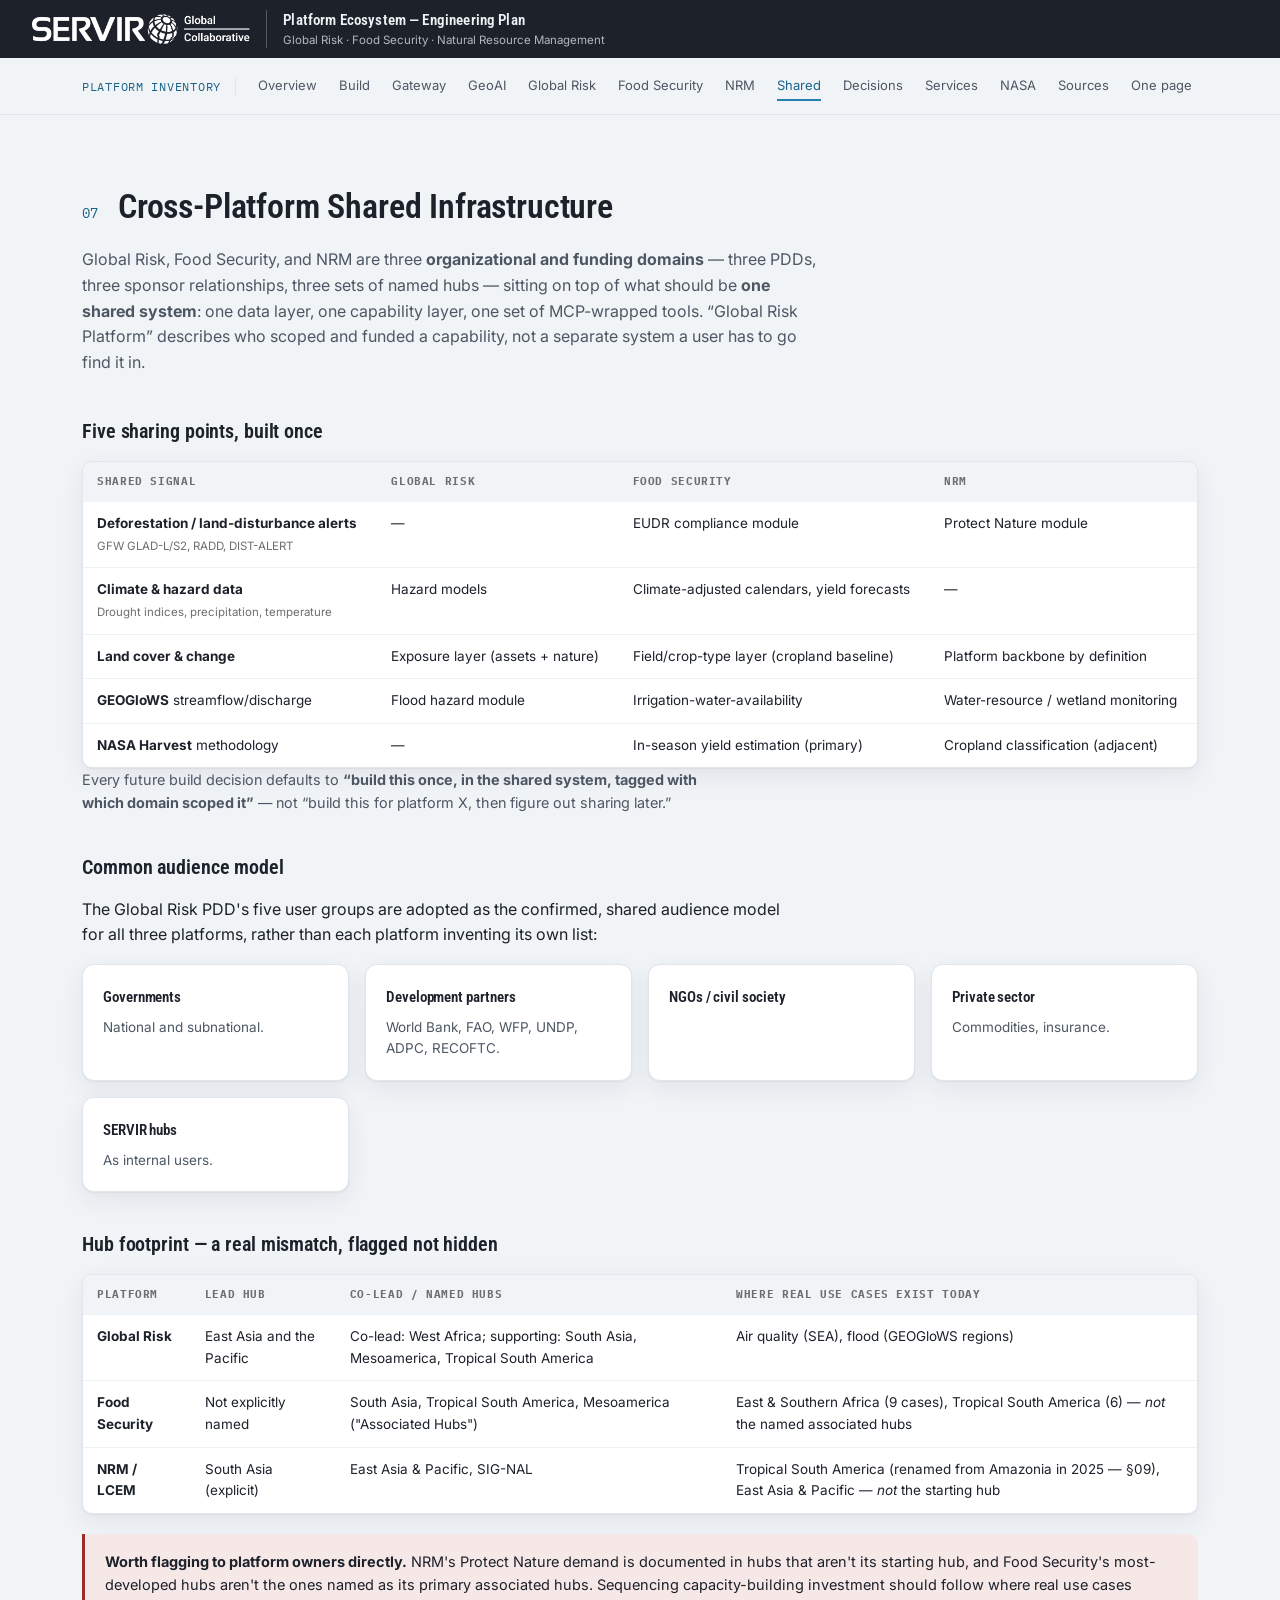
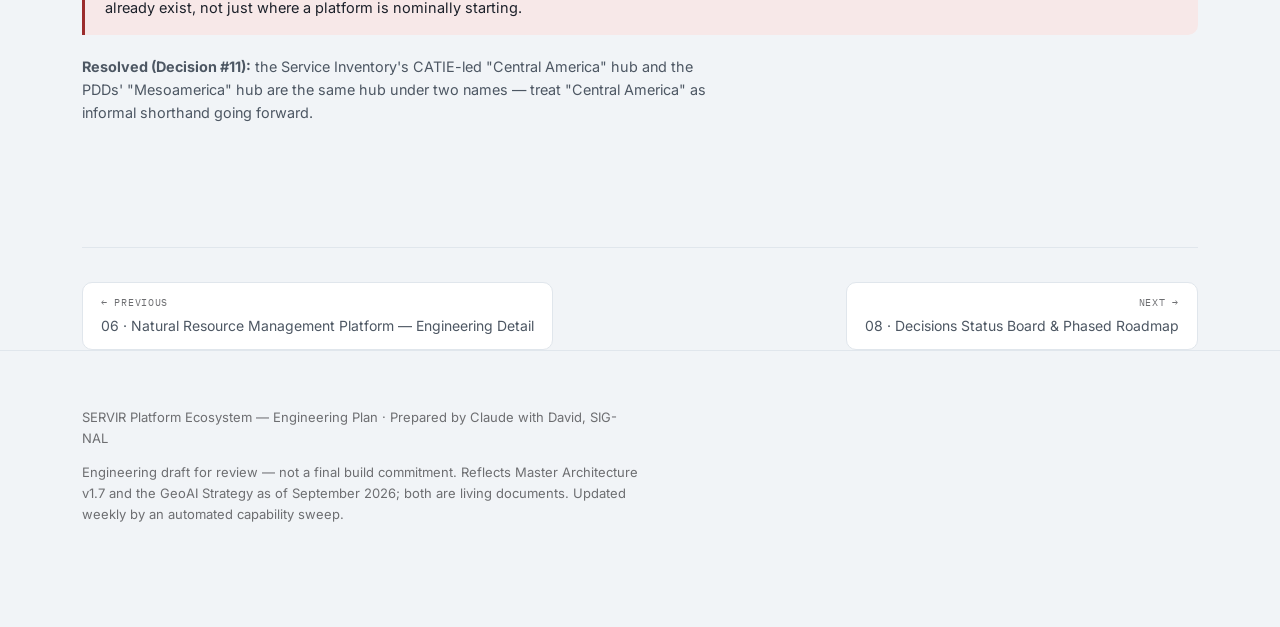
<file: 07-shared-infra.html>
<!doctype html>
<html lang="en">
<head>
<meta charset="utf-8">
<meta name="viewport" content="width=device-width,initial-scale=1">
<title>07 Cross-Platform Shared Infrastructure — SERVIR Platform Inventory</title>
<meta name="description" content="SERVIR Platform Ecosystem — engineering plan, hub service inventory and capability register.">
<link rel="stylesheet" href="assets/style.css">
<link rel="stylesheet" href="https://fonts.googleapis.com/css2?family=Roboto+Condensed:wght@300;400;500;600;700&family=Inter:wght@400;500;600;700&family=IBM+Plex+Mono:wght@400;500;600&display=swap&family=Public+Sans:wght@400;500;600;700&family=IBM+Plex+Mono:wght@400;500;600&display=swap">
</head>
<body>
<header class="servir-header">
  <img class="servir-header__logo" src="assets/servir-logo.png" alt="SERVIR — Global Collaborative">
  <div class="servir-header__rule" aria-hidden="true"></div>
  <div>
    <div class="servir-header__domain">Platform Ecosystem &mdash; Engineering Plan</div>
    <div class="servir-header__scope">Global Risk &middot; Food Security &middot; Natural Resource Management</div>
  </div>
</header>
<nav class="topnav"><div class="topnav-inner">
<span class="topnav-brand">Platform Inventory</span>
<a href="index.html">Overview</a>
<a href="01-architecture.html">Build</a>
<a href="02-gateway.html">Gateway</a>
<a href="03-geoai.html">GeoAI</a>
<a href="04-global-risk.html">Global Risk</a>
<a href="05-food-security.html">Food Security</a>
<a href="06-nrm.html">NRM</a>
<a href="07-shared-infra.html" class="active">Shared</a>
<a href="08-decisions.html">Decisions</a>
<a href="09-services.html">Services</a>
<a href="10-nasa.html">NASA</a>
<a href="11-appendix.html">Sources</a>
<a href="full-plan.html">One page</a>
</div></nav>
<main><section class="plan-section" id="shared-infra">
<div class="wrap">
<div class="section-head"><span class="section-num">07</span><h2>Cross-Platform Shared Infrastructure</h2></div>
<p class="section-dek">Global Risk, Food Security, and NRM are three <b>organizational and funding domains</b> — three PDDs, three sponsor relationships, three sets of named hubs — sitting on top of what should be <b>one shared system</b>: one data layer, one capability layer, one set of MCP-wrapped tools. “Global Risk Platform” describes who scoped and funded a capability, not a separate system a user has to go find it in.</p>
<h3 class="subhead">Five sharing points, built once</h3>
<div class="table-scroll">
<table>
<thead><tr><th>Shared signal</th><th>Global Risk</th><th>Food Security</th><th>NRM</th></tr></thead>
<tbody>
<tr><td><b>Deforestation / land-disturbance alerts</b><br/><span style="color:var(--ink-faint);font-size:0.85em;">GFW GLAD-L/S2, RADD, DIST-ALERT</span></td><td>—</td><td>EUDR compliance module</td><td>Protect Nature module</td></tr>
<tr><td><b>Climate &amp; hazard data</b><br/><span style="color:var(--ink-faint);font-size:0.85em;">Drought indices, precipitation, temperature</span></td><td>Hazard models</td><td>Climate-adjusted calendars, yield forecasts</td><td>—</td></tr>
<tr><td><b>Land cover &amp; change</b></td><td>Exposure layer (assets + nature)</td><td>Field/crop-type layer (cropland baseline)</td><td>Platform backbone by definition</td></tr>
<tr><td><b>GEOGloWS</b> streamflow/discharge</td><td>Flood hazard module</td><td>Irrigation-water-availability</td><td>Water-resource / wetland monitoring</td></tr>
<tr><td><b>NASA Harvest</b> methodology</td><td>—</td><td>In-season yield estimation (primary)</td><td>Cropland classification (adjacent)</td></tr>
</tbody>
</table>
</div>
<p style="font-size:0.9rem;color:var(--ink-soft);">Every future build decision defaults to <b>“build this once, in the shared system, tagged with which domain scoped it”</b> — not “build this for platform X, then figure out sharing later.”</p>
<h3 class="subhead">Common audience model</h3>
<p>The Global Risk PDD's five user groups are adopted as the confirmed, shared audience model for all three platforms, rather than each platform inventing its own list:</p>
<div class="card-grid">
<div class="card"><h4>Governments</h4><p>National and subnational.</p></div>
<div class="card"><h4>Development partners</h4><p>World Bank, FAO, WFP, UNDP, ADPC, RECOFTC.</p></div>
<div class="card"><h4>NGOs / civil society</h4><p></p></div>
<div class="card"><h4>Private sector</h4><p>Commodities, insurance.</p></div>
<div class="card"><h4>SERVIR hubs</h4><p>As internal users.</p></div>
</div>
<h3 class="subhead">Hub footprint — a real mismatch, flagged not hidden</h3>
<div class="table-scroll">
<table>
<thead><tr><th>Platform</th><th>Lead hub</th><th>Co-lead / named hubs</th><th>Where real use cases exist today</th></tr></thead>
<tbody>
<tr><td><b>Global Risk</b></td><td>East Asia and the Pacific</td><td>Co-lead: West Africa; supporting: South Asia, Mesoamerica, Tropical South America</td><td>Air quality (SEA), flood (GEOGloWS regions)</td></tr>
<tr><td><b>Food Security</b></td><td>Not explicitly named</td><td>South Asia, Tropical South America, Mesoamerica ("Associated Hubs")</td><td>East &amp; Southern Africa (9 cases), Tropical South America (6) — <em>not</em> the named associated hubs</td></tr>
<tr><td><b>NRM / LCEM</b></td><td>South Asia (explicit)</td><td>East Asia &amp; Pacific, SIG-NAL</td><td>Tropical South America (renamed from Amazonia in 2025 — §09), East Asia &amp; Pacific — <em>not</em> the starting hub</td></tr>
</tbody>
</table>
</div>
<div class="note open">
<strong>Worth flagging to platform owners directly.</strong> NRM's Protect Nature demand is documented in hubs that aren't its starting hub, and Food Security's most-developed hubs aren't the ones named as its primary associated hubs. Sequencing capacity-building investment should follow where real use cases already exist, not just where a platform is nominally starting.
    </div>
<p style="font-size:0.9rem;color:var(--ink-soft);"><b>Resolved (Decision #11):</b> the Service Inventory's CATIE-led "Central America" hub and the PDDs' "Mesoamerica" hub are the same hub under two names — treat "Central America" as informal shorthand going forward.</p>
</div>
</section></main><div class="wrap"><div class="pager">
<a href="06-nrm.html"><span class="lbl">← Previous</span>06 · Natural Resource Management Platform — Engineering Detail</a>
<a href="08-decisions.html" style="text-align:right;"><span class="lbl">Next →</span>08 · Decisions Status Board &amp; Phased Roadmap</a>
</div></div>
<footer><div class="wrap"><p>SERVIR Platform Ecosystem — Engineering Plan · Prepared by Claude with David, SIG-NAL</p><p style="color:var(--ink-faint);">Engineering draft for review — not a final build commitment. Reflects Master Architecture v1.7 and the GeoAI Strategy as of September 2026; both are living documents. Updated weekly by an automated capability sweep.</p></div></footer>
</body>
</html>
</file>
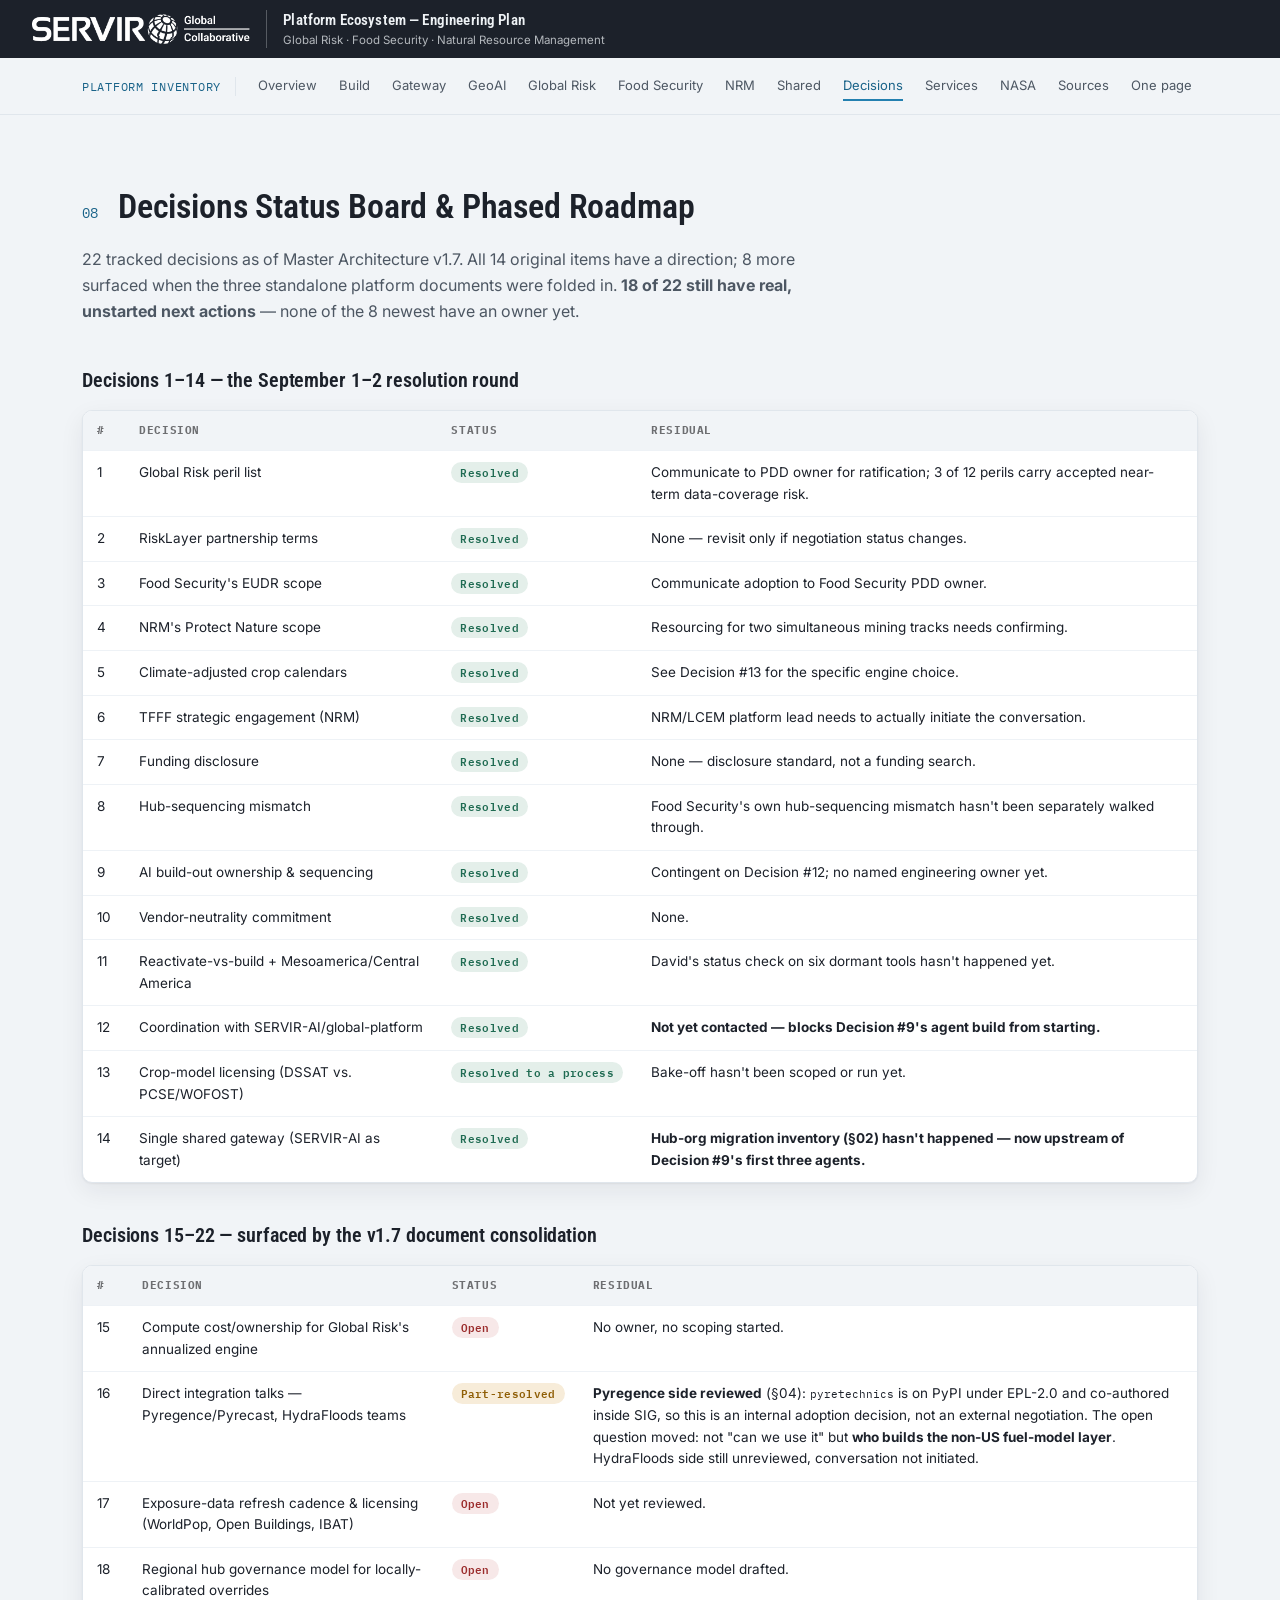
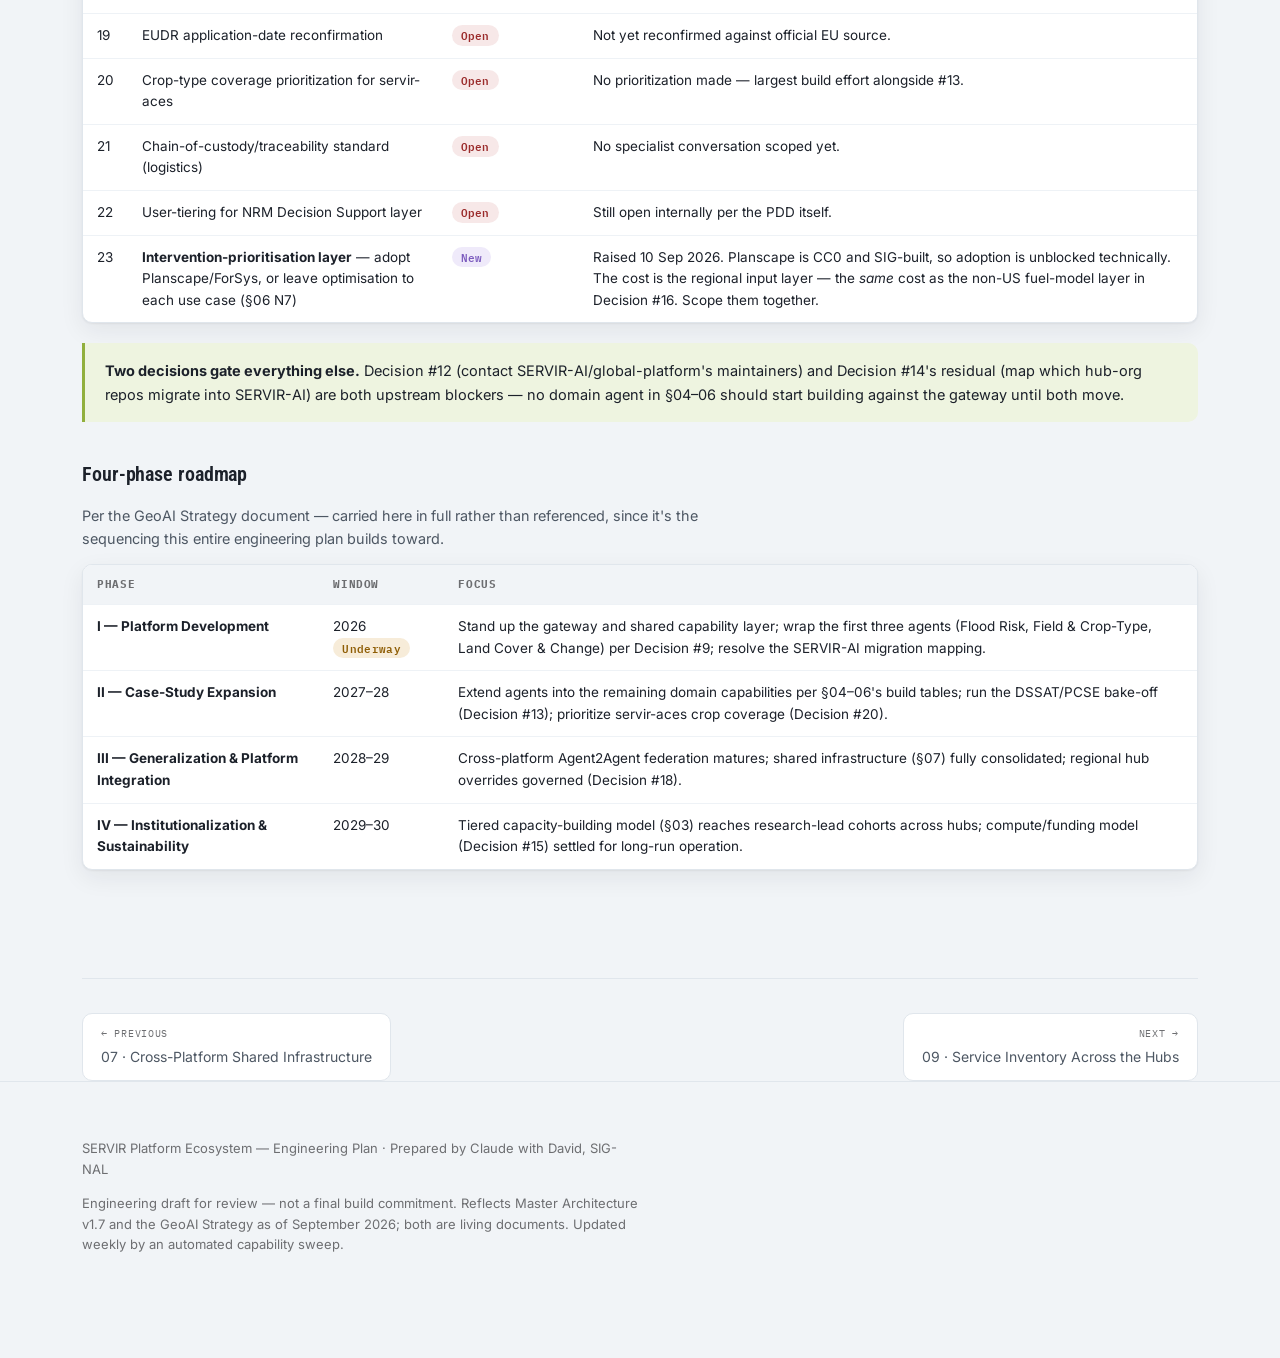
<file: 08-decisions.html>
<!doctype html>
<html lang="en">
<head>
<meta charset="utf-8">
<meta name="viewport" content="width=device-width,initial-scale=1">
<title>08 Decisions Status Board &amp; Phased Roadmap — SERVIR Platform Inventory</title>
<meta name="description" content="SERVIR Platform Ecosystem — engineering plan, hub service inventory and capability register.">
<link rel="stylesheet" href="assets/style.css">
<link rel="stylesheet" href="https://fonts.googleapis.com/css2?family=Roboto+Condensed:wght@300;400;500;600;700&family=Inter:wght@400;500;600;700&family=IBM+Plex+Mono:wght@400;500;600&display=swap&family=Public+Sans:wght@400;500;600;700&family=IBM+Plex+Mono:wght@400;500;600&display=swap">
</head>
<body>
<header class="servir-header">
  <img class="servir-header__logo" src="assets/servir-logo.png" alt="SERVIR — Global Collaborative">
  <div class="servir-header__rule" aria-hidden="true"></div>
  <div>
    <div class="servir-header__domain">Platform Ecosystem &mdash; Engineering Plan</div>
    <div class="servir-header__scope">Global Risk &middot; Food Security &middot; Natural Resource Management</div>
  </div>
</header>
<nav class="topnav"><div class="topnav-inner">
<span class="topnav-brand">Platform Inventory</span>
<a href="index.html">Overview</a>
<a href="01-architecture.html">Build</a>
<a href="02-gateway.html">Gateway</a>
<a href="03-geoai.html">GeoAI</a>
<a href="04-global-risk.html">Global Risk</a>
<a href="05-food-security.html">Food Security</a>
<a href="06-nrm.html">NRM</a>
<a href="07-shared-infra.html">Shared</a>
<a href="08-decisions.html" class="active">Decisions</a>
<a href="09-services.html">Services</a>
<a href="10-nasa.html">NASA</a>
<a href="11-appendix.html">Sources</a>
<a href="full-plan.html">One page</a>
</div></nav>
<main><section class="plan-section" id="decisions">
<div class="wrap">
<div class="section-head"><span class="section-num">08</span><h2>Decisions Status Board &amp; Phased Roadmap</h2></div>
<p class="section-dek">22 tracked decisions as of Master Architecture v1.7. All 14 original items have a direction; 8 more surfaced when the three standalone platform documents were folded in. <b>18 of 22 still have real, unstarted next actions</b> — none of the 8 newest have an owner yet.</p>
<h3 class="subhead">Decisions 1–14 — the September 1–2 resolution round</h3>
<div class="table-scroll">
<table>
<thead><tr><th>#</th><th>Decision</th><th>Status</th><th>Residual</th></tr></thead>
<tbody>
<tr><td>1</td><td>Global Risk peril list</td><td><span class="pill pill-resolved">Resolved</span></td><td>Communicate to PDD owner for ratification; 3 of 12 perils carry accepted near-term data-coverage risk.</td></tr>
<tr><td>2</td><td>RiskLayer partnership terms</td><td><span class="pill pill-resolved">Resolved</span></td><td>None — revisit only if negotiation status changes.</td></tr>
<tr><td>3</td><td>Food Security's EUDR scope</td><td><span class="pill pill-resolved">Resolved</span></td><td>Communicate adoption to Food Security PDD owner.</td></tr>
<tr><td>4</td><td>NRM's Protect Nature scope</td><td><span class="pill pill-resolved">Resolved</span></td><td>Resourcing for two simultaneous mining tracks needs confirming.</td></tr>
<tr><td>5</td><td>Climate-adjusted crop calendars</td><td><span class="pill pill-resolved">Resolved</span></td><td>See Decision #13 for the specific engine choice.</td></tr>
<tr><td>6</td><td>TFFF strategic engagement (NRM)</td><td><span class="pill pill-resolved">Resolved</span></td><td>NRM/LCEM platform lead needs to actually initiate the conversation.</td></tr>
<tr><td>7</td><td>Funding disclosure</td><td><span class="pill pill-resolved">Resolved</span></td><td>None — disclosure standard, not a funding search.</td></tr>
<tr><td>8</td><td>Hub-sequencing mismatch</td><td><span class="pill pill-resolved">Resolved</span></td><td>Food Security's own hub-sequencing mismatch hasn't been separately walked through.</td></tr>
<tr><td>9</td><td>AI build-out ownership &amp; sequencing</td><td><span class="pill pill-resolved">Resolved</span></td><td>Contingent on Decision #12; no named engineering owner yet.</td></tr>
<tr><td>10</td><td>Vendor-neutrality commitment</td><td><span class="pill pill-resolved">Resolved</span></td><td>None.</td></tr>
<tr><td>11</td><td>Reactivate-vs-build + Mesoamerica/Central America</td><td><span class="pill pill-resolved">Resolved</span></td><td>David's status check on six dormant tools hasn't happened yet.</td></tr>
<tr><td>12</td><td>Coordination with SERVIR-AI/global-platform</td><td><span class="pill pill-resolved">Resolved</span></td><td><b>Not yet contacted — blocks Decision #9's agent build from starting.</b></td></tr>
<tr><td>13</td><td>Crop-model licensing (DSSAT vs. PCSE/WOFOST)</td><td><span class="pill pill-resolved">Resolved to a process</span></td><td>Bake-off hasn't been scoped or run yet.</td></tr>
<tr><td>14</td><td>Single shared gateway (SERVIR-AI as target)</td><td><span class="pill pill-resolved">Resolved</span></td><td><b>Hub-org migration inventory (§02) hasn't happened — now upstream of Decision #9's first three agents.</b></td></tr>
</tbody>
</table>
</div>
<h3 class="subhead">Decisions 15–22 — surfaced by the v1.7 document consolidation</h3>
<div class="table-scroll">
<table>
<thead><tr><th>#</th><th>Decision</th><th>Status</th><th>Residual</th></tr></thead>
<tbody>
<tr><td>15</td><td>Compute cost/ownership for Global Risk's annualized engine</td><td><span class="pill pill-open">Open</span></td><td>No owner, no scoping started.</td></tr>
<tr><td>16</td><td>Direct integration talks — Pyregence/Pyrecast, HydraFloods teams</td><td><span class="pill pill-build">Part-resolved</span></td><td><b>Pyregence side reviewed</b> (§04): <code class="mono" style="font-size:0.85em;">pyretechnics</code> is on PyPI under EPL-2.0 and co-authored inside SIG, so this is an internal adoption decision, not an external negotiation. The open question moved: not "can we use it" but <b>who builds the non-US fuel-model layer</b>. HydraFloods side still unreviewed, conversation not initiated.</td></tr>
<tr><td>17</td><td>Exposure-data refresh cadence &amp; licensing (WorldPop, Open Buildings, IBAT)</td><td><span class="pill pill-open">Open</span></td><td>Not yet reviewed.</td></tr>
<tr><td>18</td><td>Regional hub governance model for locally-calibrated overrides</td><td><span class="pill pill-open">Open</span></td><td>No governance model drafted.</td></tr>
<tr><td>19</td><td>EUDR application-date reconfirmation</td><td><span class="pill pill-open">Open</span></td><td>Not yet reconfirmed against official EU source.</td></tr>
<tr><td>20</td><td>Crop-type coverage prioritization for servir-aces</td><td><span class="pill pill-open">Open</span></td><td>No prioritization made — largest build effort alongside #13.</td></tr>
<tr><td>21</td><td>Chain-of-custody/traceability standard (logistics)</td><td><span class="pill pill-open">Open</span></td><td>No specialist conversation scoped yet.</td></tr>
<tr><td>22</td><td>User-tiering for NRM Decision Support layer</td><td><span class="pill pill-open">Open</span></td><td>Still open internally per the PDD itself.</td></tr>
<tr><td>23</td><td><b>Intervention-prioritisation layer</b> — adopt Planscape/ForSys, or leave optimisation to each use case (§06 N7)</td><td><span class="pill pill-new">New</span></td><td>Raised 10 Sep 2026. Planscape is CC0 and SIG-built, so adoption is unblocked technically. The cost is the regional input layer — the <i>same</i> cost as the non-US fuel-model layer in Decision #16. Scope them together.</td></tr>
</tbody>
</table>
</div>
<div class="note gold">
<strong>Two decisions gate everything else.</strong> Decision #12 (contact SERVIR-AI/global-platform's maintainers) and Decision #14's residual (map which hub-org repos migrate into SERVIR-AI) are both upstream blockers — no domain agent in §04–06 should start building against the gateway until both move.
    </div>
<h3 class="subhead">Four-phase roadmap</h3>
<p style="font-size:0.9rem;color:var(--ink-soft);">Per the GeoAI Strategy document — carried here in full rather than referenced, since it's the sequencing this entire engineering plan builds toward.</p>
<div class="table-scroll">
<table>
<thead><tr><th>Phase</th><th>Window</th><th>Focus</th></tr></thead>
<tbody>
<tr><td><b>I — Platform Development</b></td><td>2026 <span class="pill pill-build">Underway</span></td><td>Stand up the gateway and shared capability layer; wrap the first three agents (Flood Risk, Field &amp; Crop-Type, Land Cover &amp; Change) per Decision #9; resolve the SERVIR-AI migration mapping.</td></tr>
<tr><td><b>II — Case-Study Expansion</b></td><td>2027–28</td><td>Extend agents into the remaining domain capabilities per §04–06's build tables; run the DSSAT/PCSE bake-off (Decision #13); prioritize servir-aces crop coverage (Decision #20).</td></tr>
<tr><td><b>III — Generalization &amp; Platform Integration</b></td><td>2028–29</td><td>Cross-platform Agent2Agent federation matures; shared infrastructure (§07) fully consolidated; regional hub overrides governed (Decision #18).</td></tr>
<tr><td><b>IV — Institutionalization &amp; Sustainability</b></td><td>2029–30</td><td>Tiered capacity-building model (§03) reaches research-lead cohorts across hubs; compute/funding model (Decision #15) settled for long-run operation.</td></tr>
</tbody>
</table>
</div>
</div>
</section></main><div class="wrap"><div class="pager">
<a href="07-shared-infra.html"><span class="lbl">← Previous</span>07 · Cross-Platform Shared Infrastructure</a>
<a href="09-services.html" style="text-align:right;"><span class="lbl">Next →</span>09 · Service Inventory Across the Hubs</a>
</div></div>
<footer><div class="wrap"><p>SERVIR Platform Ecosystem — Engineering Plan · Prepared by Claude with David, SIG-NAL</p><p style="color:var(--ink-faint);">Engineering draft for review — not a final build commitment. Reflects Master Architecture v1.7 and the GeoAI Strategy as of September 2026; both are living documents. Updated weekly by an automated capability sweep.</p></div></footer>
</body>
</html>
</file>
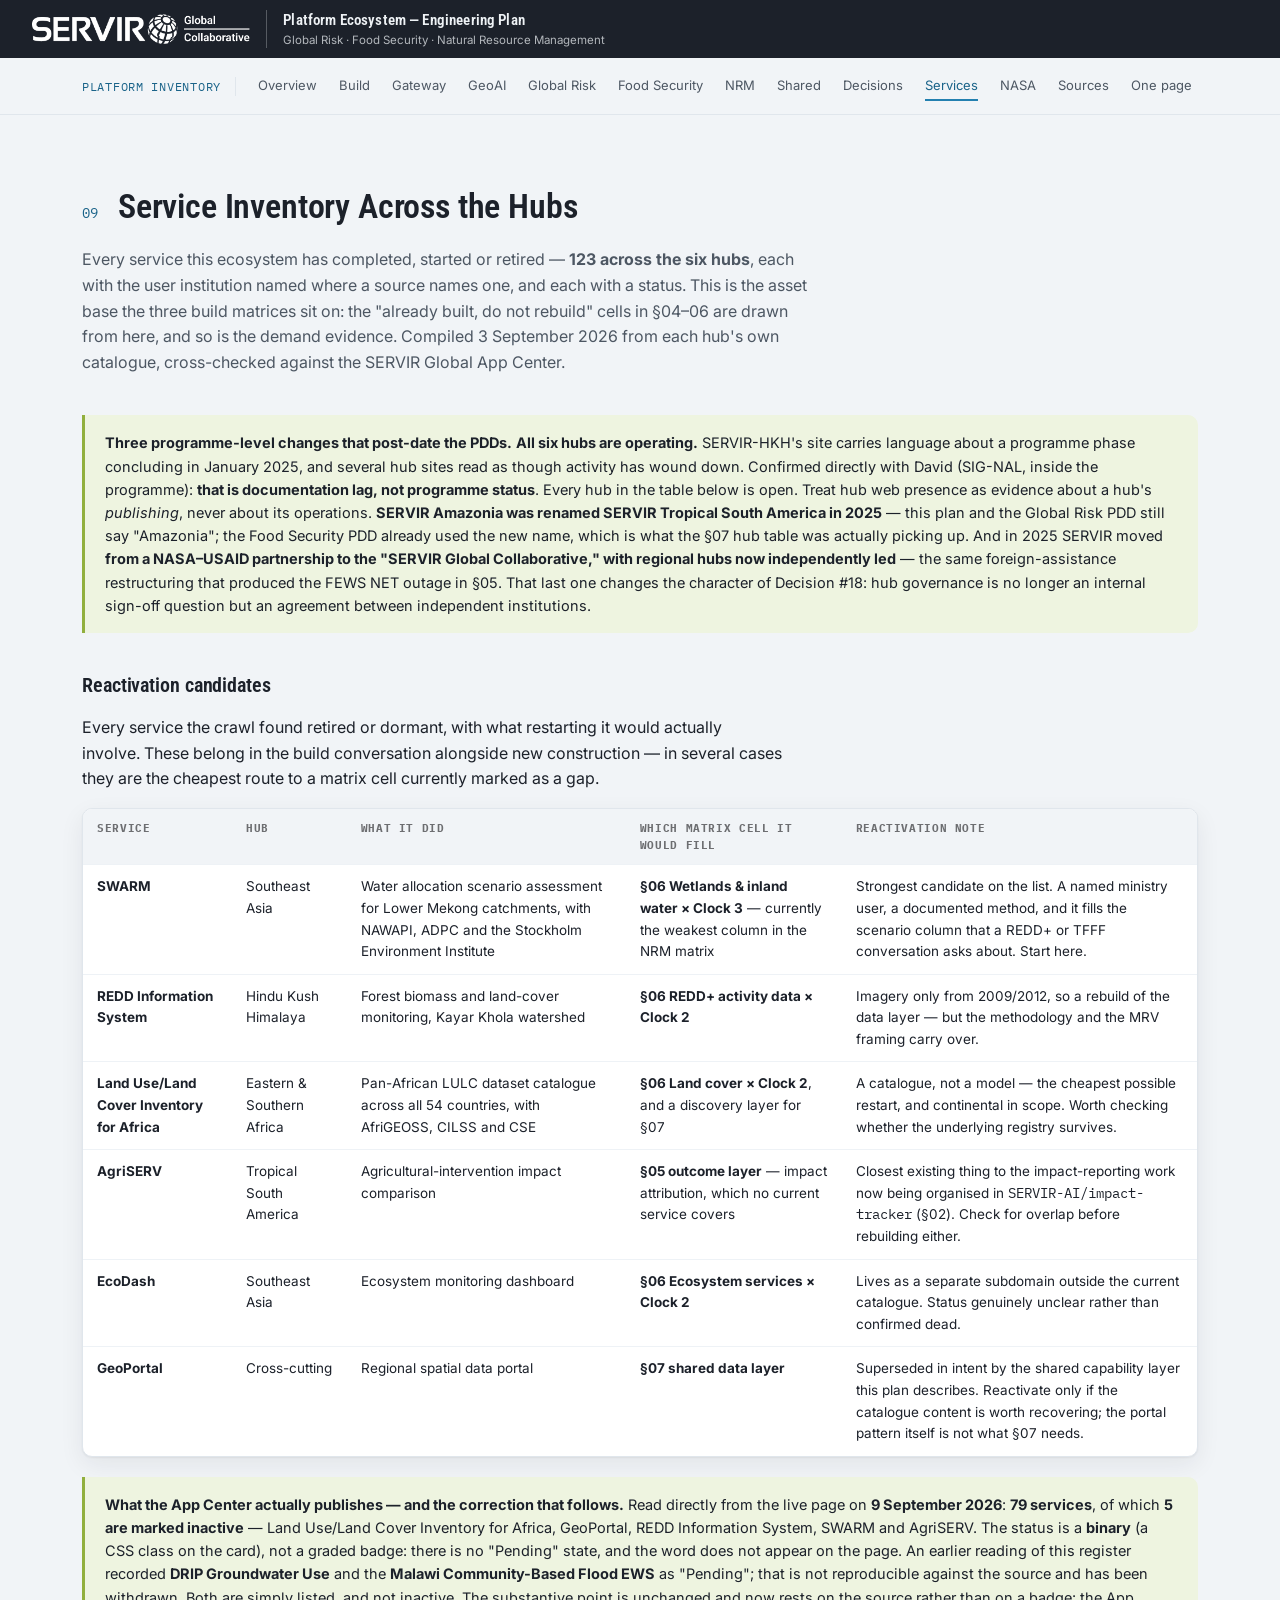
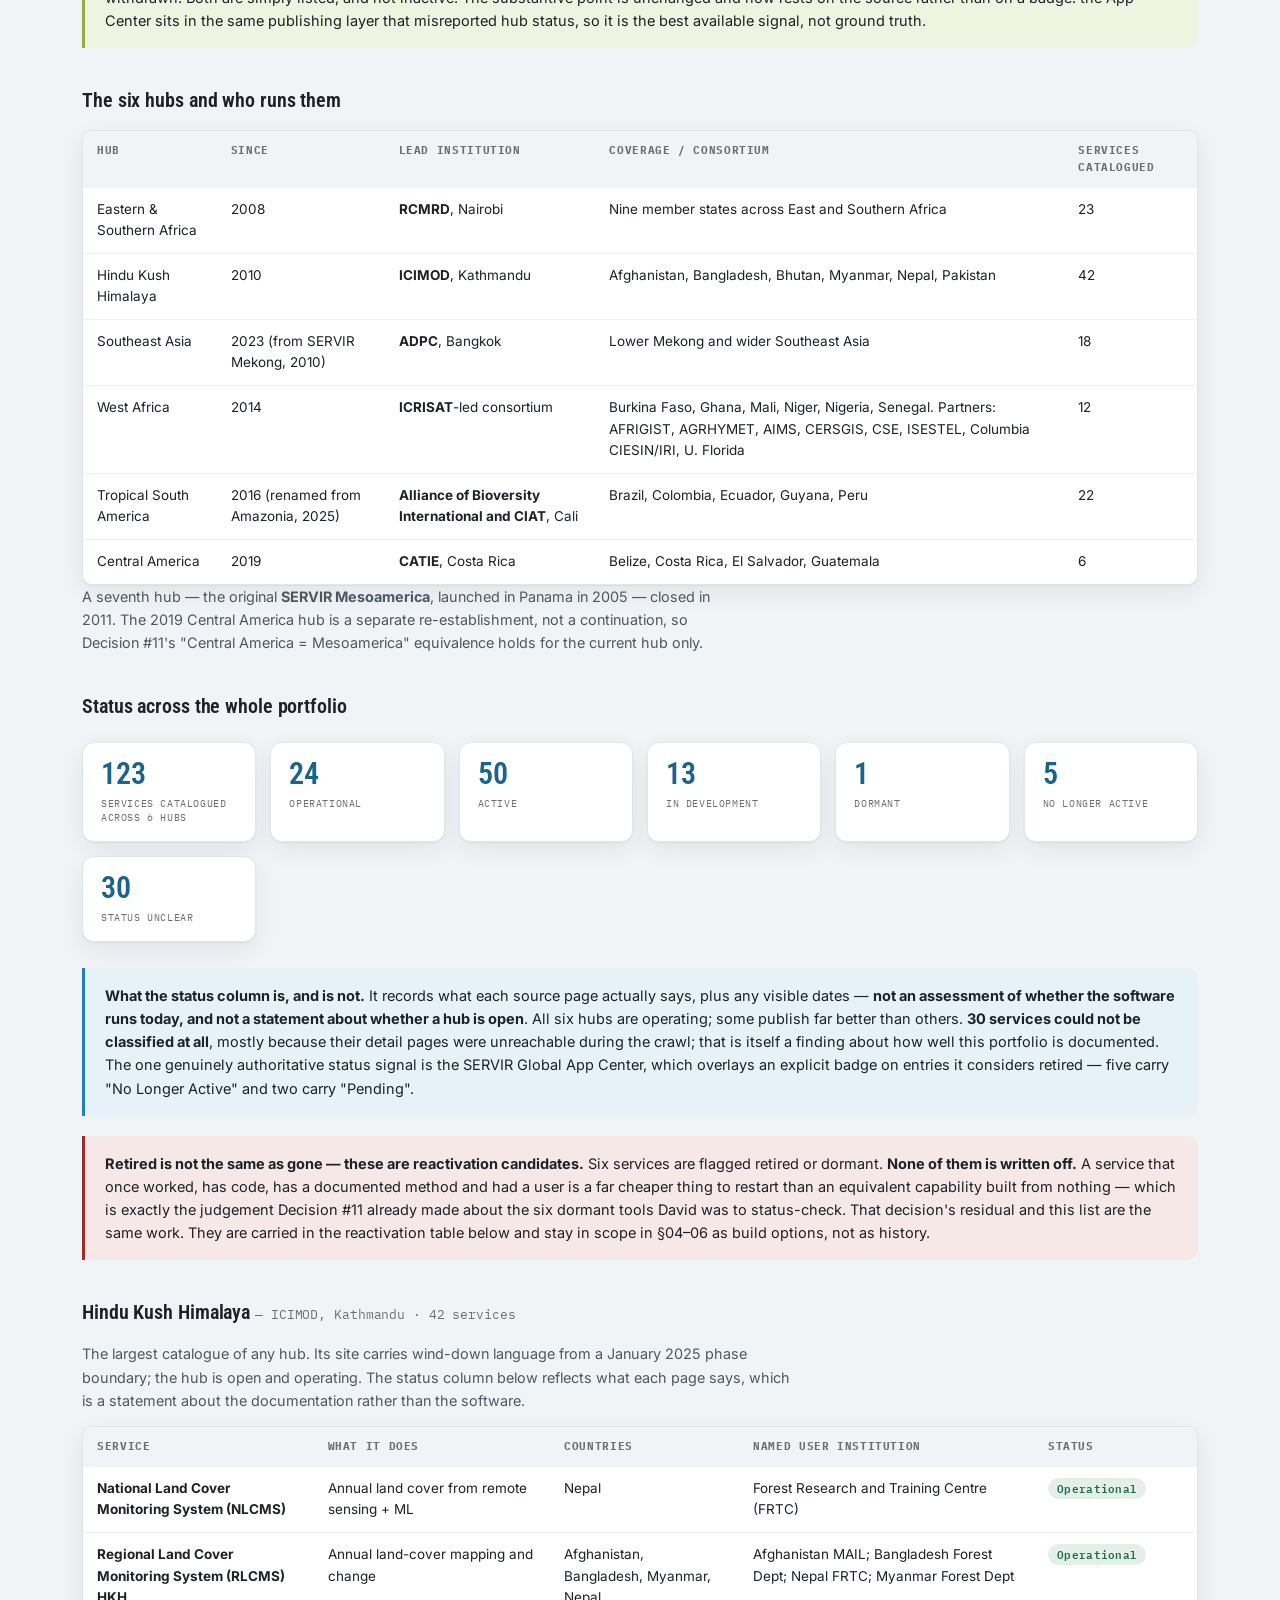
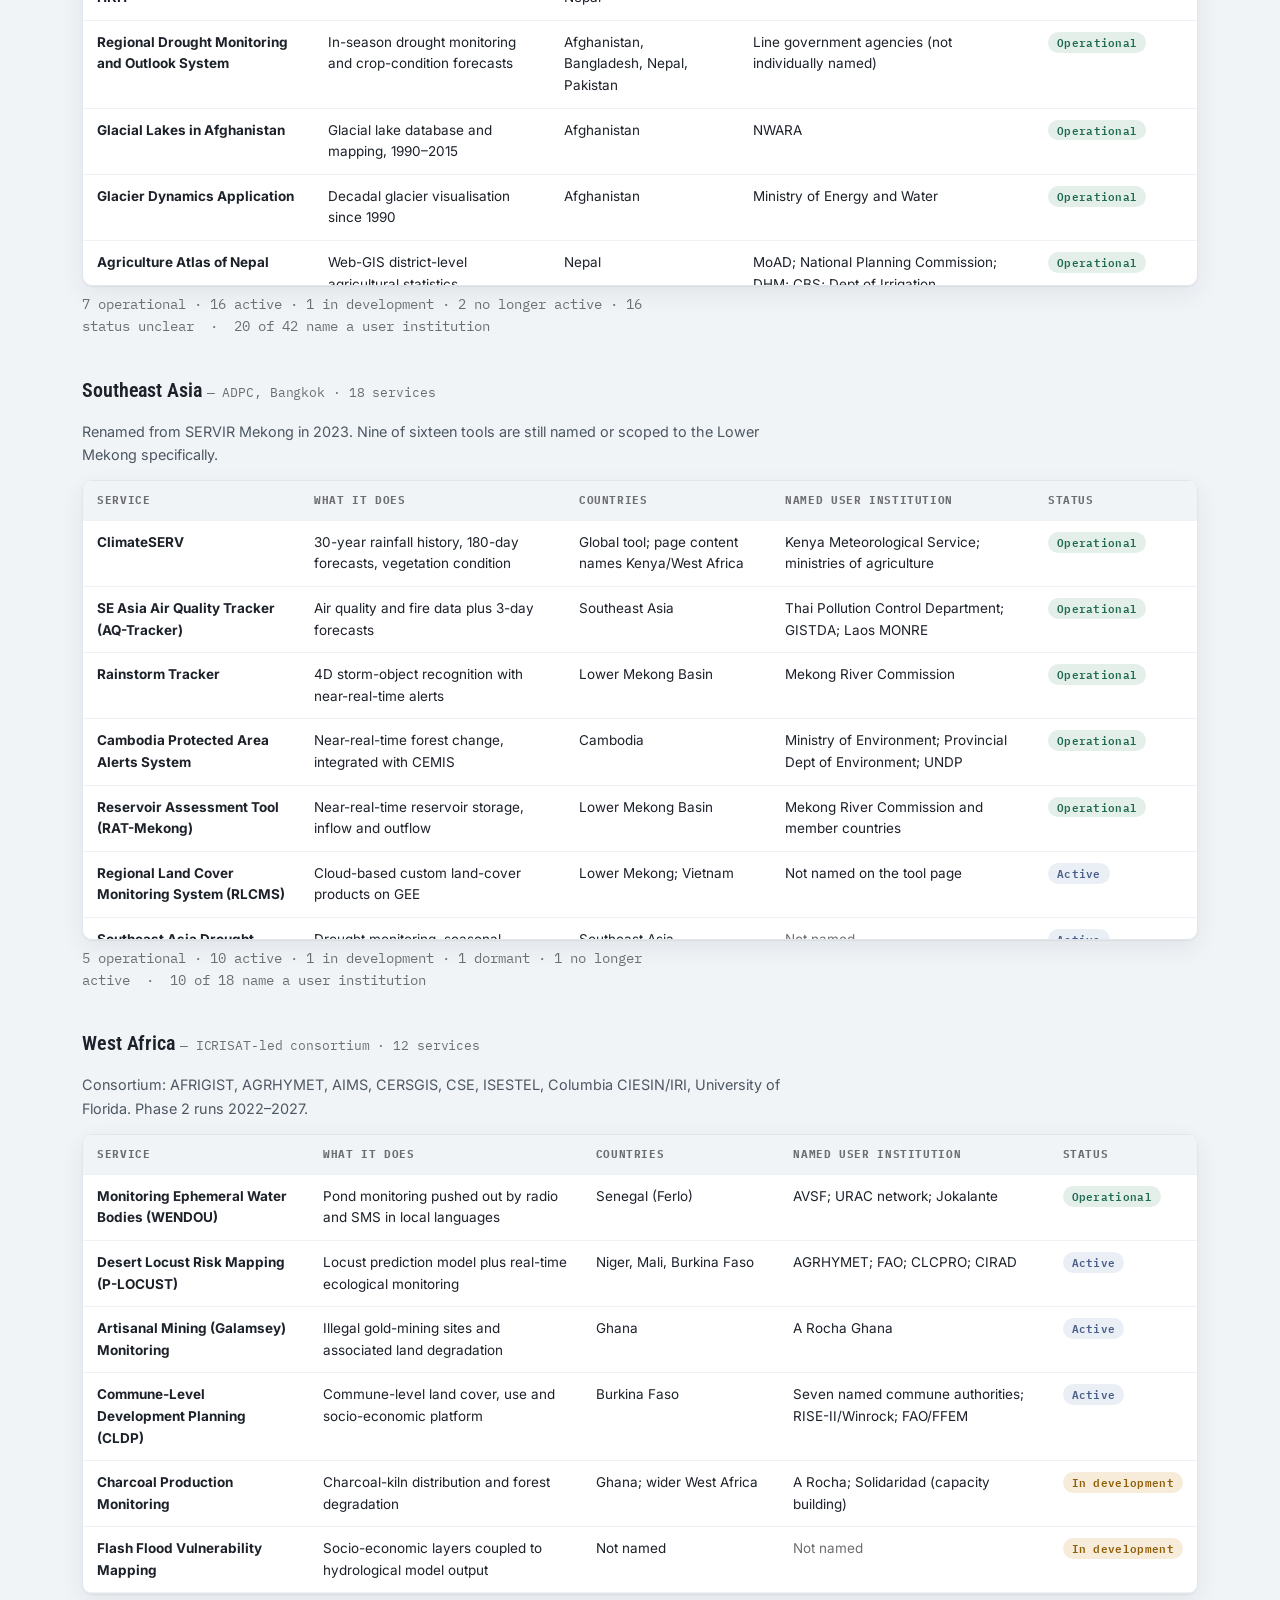
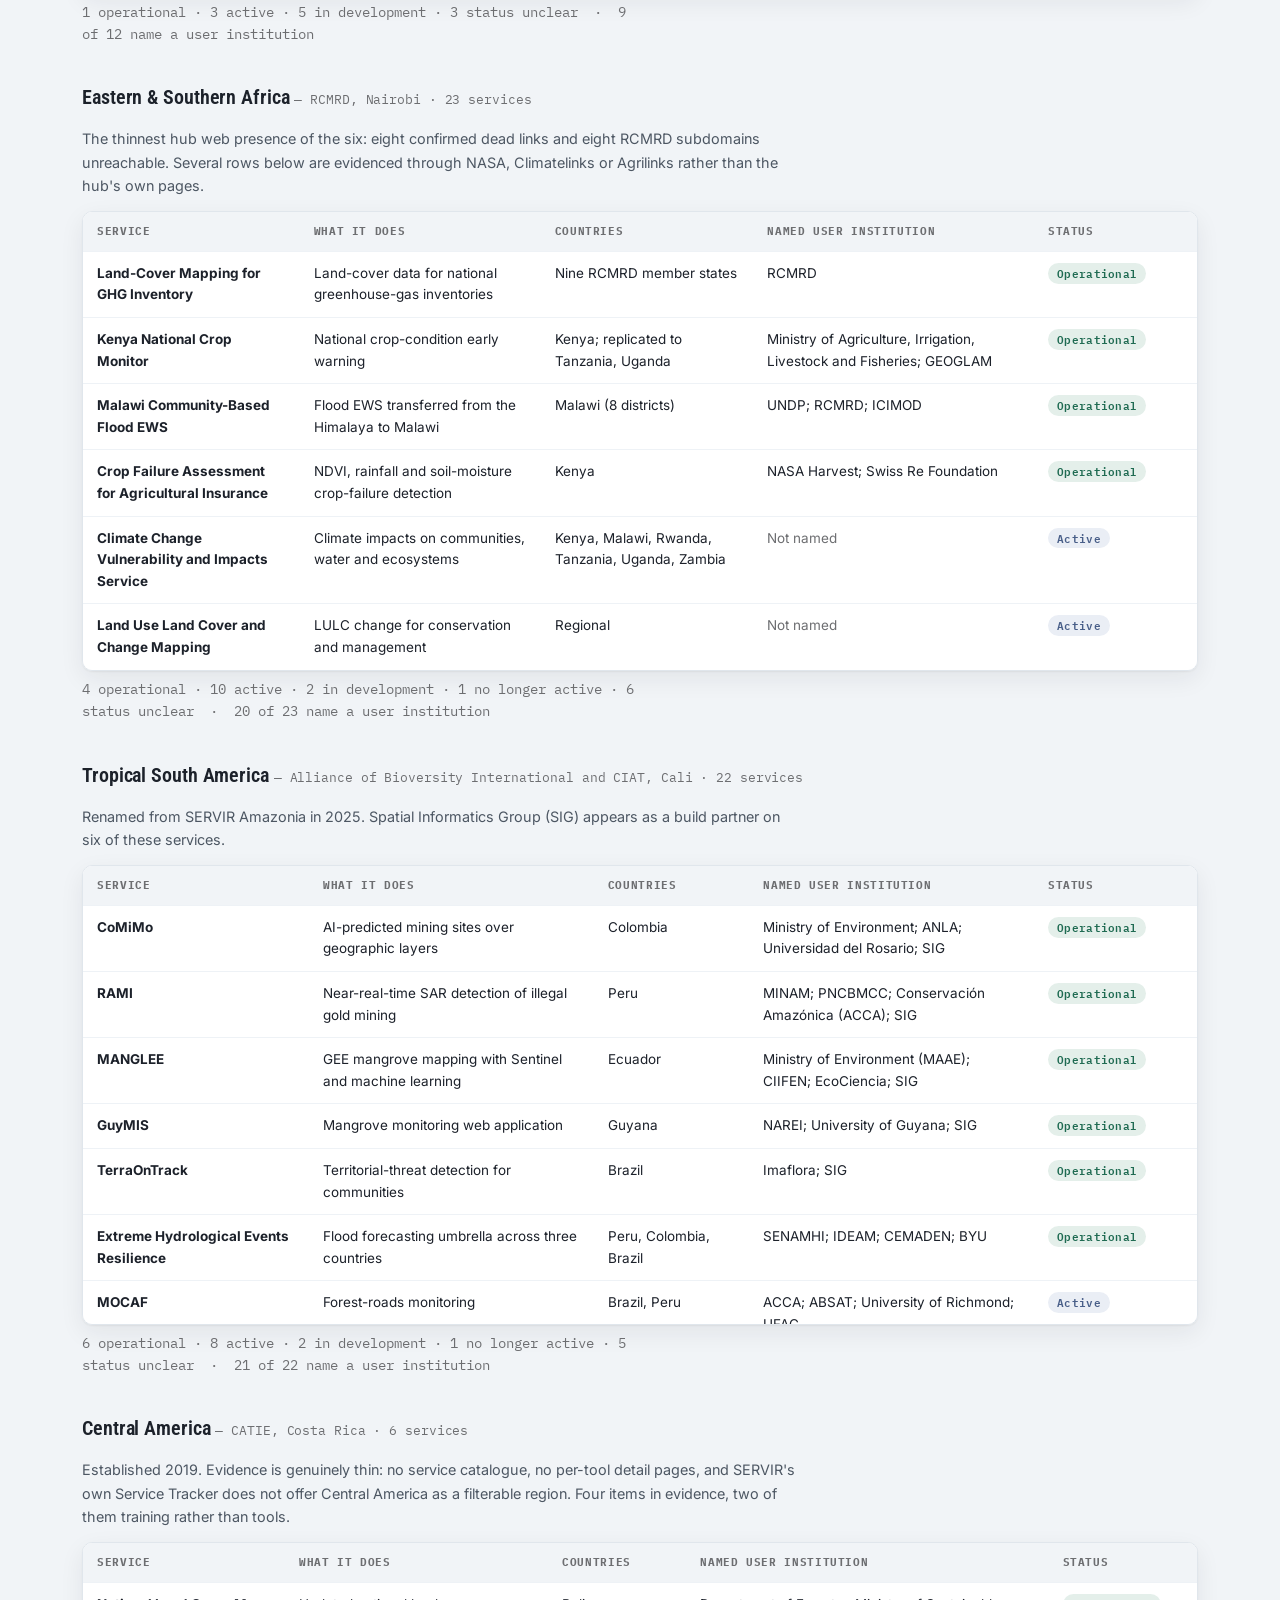
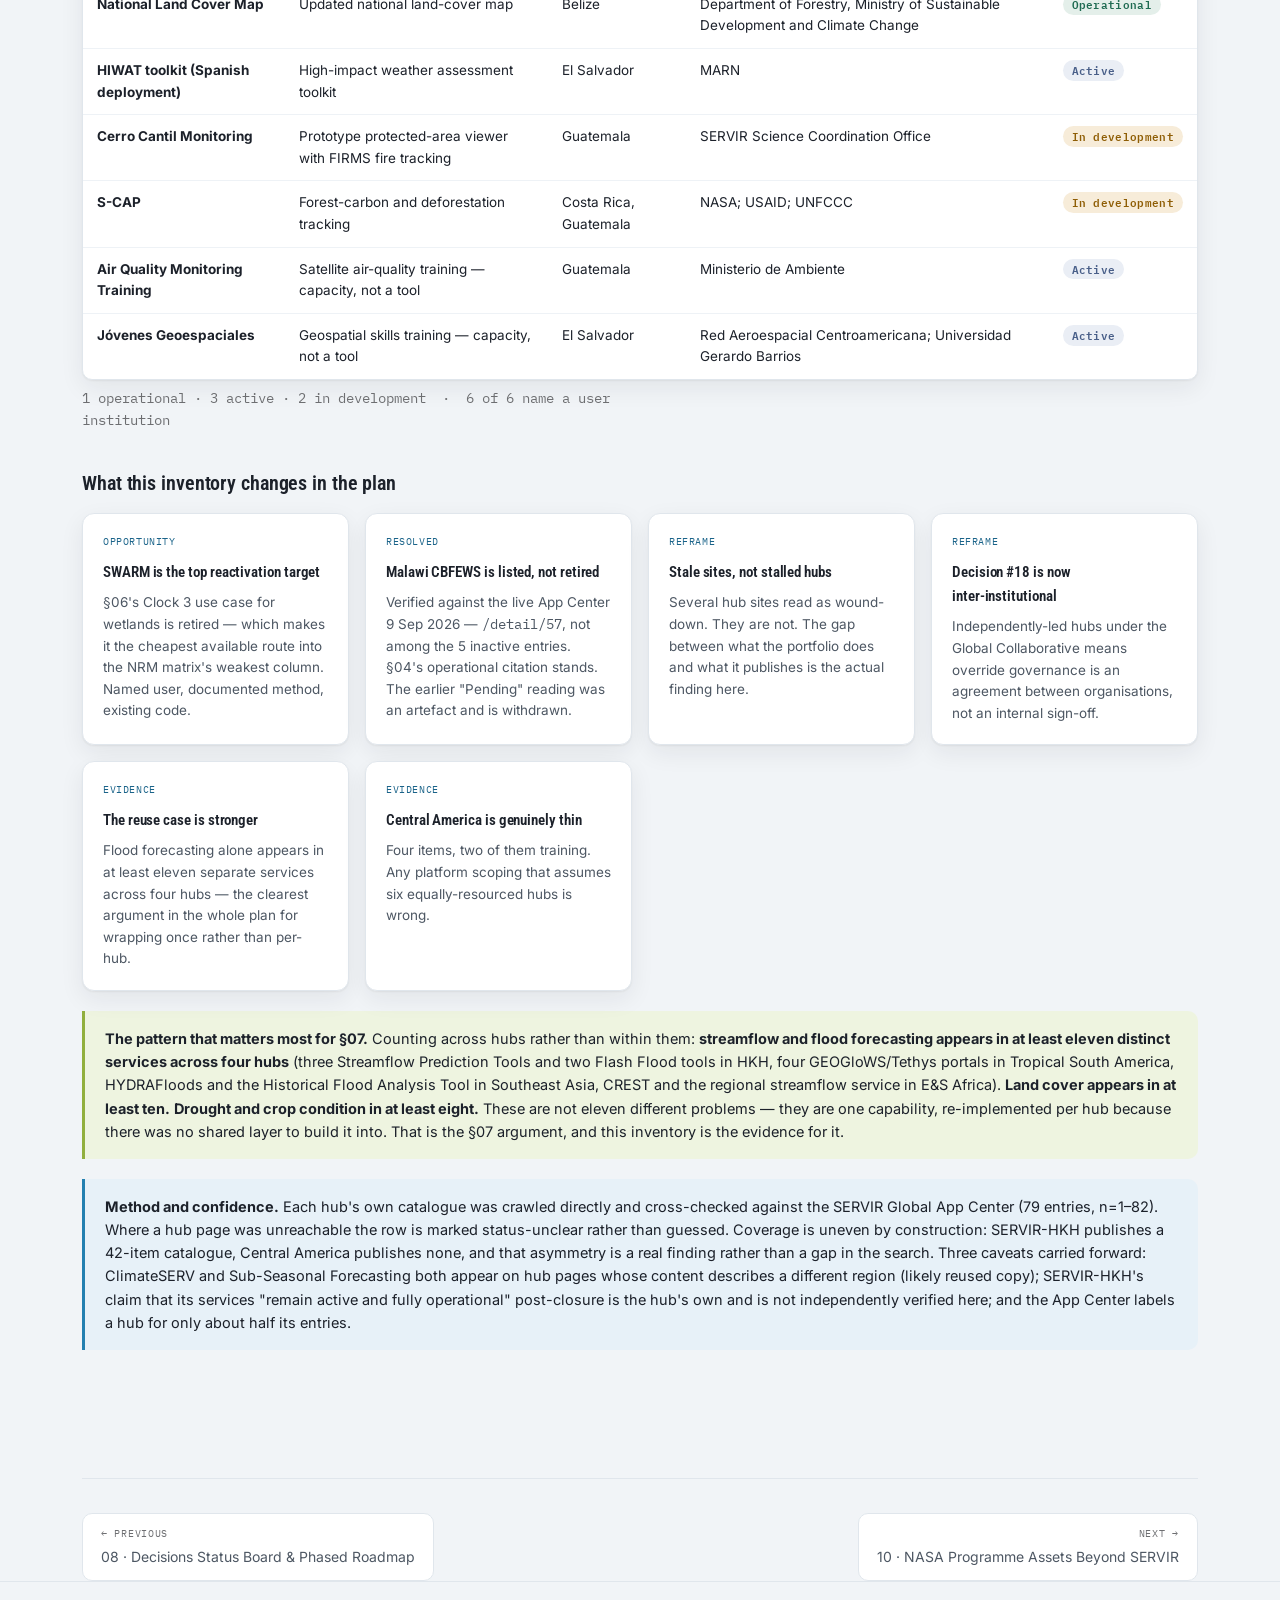
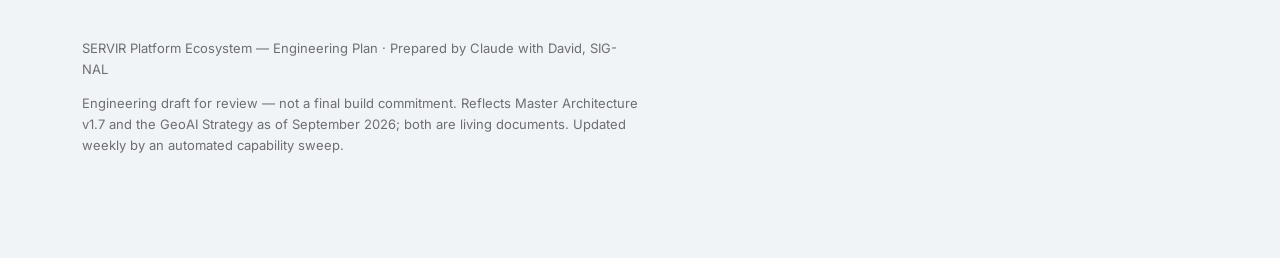
<file: 09-services.html>
<!doctype html>
<html lang="en">
<head>
<meta charset="utf-8">
<meta name="viewport" content="width=device-width,initial-scale=1">
<title>09 Service Inventory Across the Hubs — SERVIR Platform Inventory</title>
<meta name="description" content="SERVIR Platform Ecosystem — engineering plan, hub service inventory and capability register.">
<link rel="stylesheet" href="assets/style.css">
<link rel="stylesheet" href="https://fonts.googleapis.com/css2?family=Roboto+Condensed:wght@300;400;500;600;700&family=Inter:wght@400;500;600;700&family=IBM+Plex+Mono:wght@400;500;600&display=swap&family=Public+Sans:wght@400;500;600;700&family=IBM+Plex+Mono:wght@400;500;600&display=swap">
</head>
<body>
<header class="servir-header">
  <img class="servir-header__logo" src="assets/servir-logo.png" alt="SERVIR — Global Collaborative">
  <div class="servir-header__rule" aria-hidden="true"></div>
  <div>
    <div class="servir-header__domain">Platform Ecosystem &mdash; Engineering Plan</div>
    <div class="servir-header__scope">Global Risk &middot; Food Security &middot; Natural Resource Management</div>
  </div>
</header>
<nav class="topnav"><div class="topnav-inner">
<span class="topnav-brand">Platform Inventory</span>
<a href="index.html">Overview</a>
<a href="01-architecture.html">Build</a>
<a href="02-gateway.html">Gateway</a>
<a href="03-geoai.html">GeoAI</a>
<a href="04-global-risk.html">Global Risk</a>
<a href="05-food-security.html">Food Security</a>
<a href="06-nrm.html">NRM</a>
<a href="07-shared-infra.html">Shared</a>
<a href="08-decisions.html">Decisions</a>
<a href="09-services.html" class="active">Services</a>
<a href="10-nasa.html">NASA</a>
<a href="11-appendix.html">Sources</a>
<a href="full-plan.html">One page</a>
</div></nav>
<main><section class="plan-section" id="services">
<div class="wrap">
<div class="section-head"><span class="section-num">09</span><h2>Service Inventory Across the Hubs</h2></div>
<p class="section-dek">Every service this ecosystem has completed, started or retired — <b>123 across the six hubs</b>, each with the user institution named where a source names one, and each with a status. This is the asset base the three build matrices sit on: the "already built, do not rebuild" cells in §04–06 are drawn from here, and so is the demand evidence. Compiled 3 September 2026 from each hub's own catalogue, cross-checked against the SERVIR Global App Center.</p>
<div class="note gold">
<strong>Three programme-level changes that post-date the PDDs.</strong>
<b>All six hubs are operating.</b> SERVIR-HKH's site carries language about a programme phase concluding in January 2025, and several hub sites read as though activity has wound down. Confirmed directly with David (SIG-NAL, inside the programme): <b>that is documentation lag, not programme status</b>. Every hub in the table below is open. Treat hub web presence as evidence about a hub's <em>publishing</em>, never about its operations.
      <b>SERVIR Amazonia was renamed SERVIR Tropical South America in 2025</b> — this plan and the Global Risk PDD still say "Amazonia"; the Food Security PDD already used the new name, which is what the §07 hub table was actually picking up.
      And in 2025 SERVIR moved <b>from a NASA–USAID partnership to the "SERVIR Global Collaborative," with regional hubs now independently led</b> — the same foreign-assistance restructuring that produced the FEWS NET outage in §05. That last one changes the character of Decision #18: hub governance is no longer an internal sign-off question but an agreement between independent institutions.
    </div>
<h3 class="subhead">Reactivation candidates</h3>
<p>Every service the crawl found retired or dormant, with what restarting it would actually involve. These belong in the build conversation alongside new construction — in several cases they are the cheapest route to a matrix cell currently marked as a gap.</p>
<div class="table-scroll">
<table>
<thead><tr><th>Service</th><th>Hub</th><th>What it did</th><th>Which matrix cell it would fill</th><th>Reactivation note</th></tr></thead>
<tbody>
<tr><td><b>SWARM</b></td><td>Southeast Asia</td><td>Water allocation scenario assessment for Lower Mekong catchments, with NAWAPI, ADPC and the Stockholm Environment Institute</td><td><b>§06 Wetlands &amp; inland water × Clock 3</b> — currently the weakest column in the NRM matrix</td><td>Strongest candidate on the list. A named ministry user, a documented method, and it fills the scenario column that a REDD+ or TFFF conversation asks about. Start here.</td></tr>
<tr><td><b>REDD Information System</b></td><td>Hindu Kush Himalaya</td><td>Forest biomass and land-cover monitoring, Kayar Khola watershed</td><td><b>§06 REDD+ activity data × Clock 2</b></td><td>Imagery only from 2009/2012, so a rebuild of the data layer — but the methodology and the MRV framing carry over.</td></tr>
<tr><td><b>Land Use/Land Cover Inventory for Africa</b></td><td>Eastern &amp; Southern Africa</td><td>Pan-African LULC dataset catalogue across all 54 countries, with AfriGEOSS, CILSS and CSE</td><td><b>§06 Land cover × Clock 2</b>, and a discovery layer for §07</td><td>A catalogue, not a model — the cheapest possible restart, and continental in scope. Worth checking whether the underlying registry survives.</td></tr>
<tr><td><b>AgriSERV</b></td><td>Tropical South America</td><td>Agricultural-intervention impact comparison</td><td><b>§05 outcome layer</b> — impact attribution, which no current service covers</td><td>Closest existing thing to the impact-reporting work now being organised in <code>SERVIR-AI/impact-tracker</code> (§02). Check for overlap before rebuilding either.</td></tr>
<tr><td><b>EcoDash</b></td><td>Southeast Asia</td><td>Ecosystem monitoring dashboard</td><td><b>§06 Ecosystem services × Clock 2</b></td><td>Lives as a separate subdomain outside the current catalogue. Status genuinely unclear rather than confirmed dead.</td></tr>
<tr><td><b>GeoPortal</b></td><td>Cross-cutting</td><td>Regional spatial data portal</td><td><b>§07 shared data layer</b></td><td>Superseded in intent by the shared capability layer this plan describes. Reactivate only if the catalogue content is worth recovering; the portal pattern itself is not what §07 needs.</td></tr>
</tbody>
</table>
</div>
<div class="note gold">
<strong>What the App Center actually publishes — and the correction that follows.</strong>
      Read directly from the live page on <b>9 September 2026</b>: <b>79 services</b>, of which <b>5 are marked inactive</b> — Land Use/Land Cover Inventory for Africa, GeoPortal, REDD Information System, SWARM and AgriSERV. The status is a <b>binary</b> (a CSS class on the card), not a graded badge: there is no "Pending" state, and the word does not appear on the page. An earlier reading of this register recorded <b>DRIP Groundwater Use</b> and the <b>Malawi Community-Based Flood EWS</b> as "Pending"; that is not reproducible against the source and has been withdrawn. Both are simply listed, and not inactive. The substantive point is unchanged and now rests on the source rather than on a badge: the App Center sits in the same publishing layer that misreported hub status, so it is the best available signal, not ground truth.
    </div>
<h3 class="subhead">The six hubs and who runs them</h3>
<div class="table-scroll"><table>
<thead><tr><th>Hub</th><th>Since</th><th>Lead institution</th><th>Coverage / consortium</th><th>Services catalogued</th></tr></thead><tbody>
<tr><td>Eastern &amp; Southern Africa</td><td>2008</td><td><b>RCMRD</b>, Nairobi</td><td>Nine member states across East and Southern Africa</td><td>23</td></tr>
<tr><td>Hindu Kush Himalaya</td><td>2010</td><td><b>ICIMOD</b>, Kathmandu</td><td>Afghanistan, Bangladesh, Bhutan, Myanmar, Nepal, Pakistan</td><td>42</td></tr>
<tr><td>Southeast Asia</td><td>2023 (from SERVIR Mekong, 2010)</td><td><b>ADPC</b>, Bangkok</td><td>Lower Mekong and wider Southeast Asia</td><td>18</td></tr>
<tr><td>West Africa</td><td>2014</td><td><b>ICRISAT</b>-led consortium</td><td>Burkina Faso, Ghana, Mali, Niger, Nigeria, Senegal. Partners: AFRIGIST, AGRHYMET, AIMS, CERSGIS, CSE, ISESTEL, Columbia CIESIN/IRI, U. Florida</td><td>12</td></tr>
<tr><td>Tropical South America</td><td>2016 (renamed from Amazonia, 2025)</td><td><b>Alliance of Bioversity International and CIAT</b>, Cali</td><td>Brazil, Colombia, Ecuador, Guyana, Peru</td><td>22</td></tr>
<tr><td>Central America</td><td>2019</td><td><b>CATIE</b>, Costa Rica</td><td>Belize, Costa Rica, El Salvador, Guatemala</td><td>6</td></tr>
</tbody></table></div>
<p style="font-size:0.9rem;color:var(--ink-soft);">A seventh hub — the original <b>SERVIR Mesoamerica</b>, launched in Panama in 2005 — closed in 2011. The 2019 Central America hub is a separate re-establishment, not a continuation, so Decision #11's "Central America = Mesoamerica" equivalence holds for the current hub only.</p>
<h3 class="subhead">Status across the whole portfolio</h3>
<div class="stat-row">
<div class="stat"><div class="n">123</div><span class="k">services catalogued<br/>across 6 hubs</span></div>
<div class="stat"><div class="n">24</div><span class="k">Operational</span></div>
<div class="stat"><div class="n">50</div><span class="k">Active</span></div>
<div class="stat"><div class="n">13</div><span class="k">In development</span></div>
<div class="stat"><div class="n">1</div><span class="k">Dormant</span></div>
<div class="stat"><div class="n">5</div><span class="k">No longer active</span></div>
<div class="stat"><div class="n">30</div><span class="k">Status unclear</span></div>
</div>
<div class="note">
<strong>What the status column is, and is not.</strong> It records what each source page actually says, plus any visible dates — <b>not an assessment of whether the software runs today, and not a statement about whether a hub is open</b>. All six hubs are operating; some publish far better than others. <b>30 services could not be classified at all</b>, mostly because their detail pages were unreachable during the crawl; that is itself a finding about how well this portfolio is documented. The one genuinely authoritative status signal is the SERVIR Global App Center, which overlays an explicit badge on entries it considers retired — five carry "No Longer Active" and two carry "Pending".
    </div>
<div class="note open">
<strong>Retired is not the same as gone — these are reactivation candidates.</strong>
      Six services are flagged retired or dormant. <b>None of them is written off.</b> A service that once worked, has code, has a documented method and had a user is a far cheaper thing to restart than an equivalent capability built from nothing — which is exactly the judgement Decision #11 already made about the six dormant tools David was to status-check. That decision's residual and this list are the same work.
      They are carried in the reactivation table below and stay in scope in §04–06 as build options, not as history.
    </div>
<h3 class="subhead">Hindu Kush Himalaya <span style="font-family:var(--font-mono);font-size:13px;color:var(--ink-faint);font-weight:400;">— ICIMOD, Kathmandu · 42 services</span></h3>
<p style="font-size:0.9rem;color:var(--ink-soft);max-width:80ch;">The largest catalogue of any hub. Its site carries wind-down language from a January 2025 phase boundary; the hub is open and operating. The status column below reflects what each page says, which is a statement about the documentation rather than the software.</p>
<div class="table-scroll" style="max-height:460px;overflow-y:auto;"><table>
<thead><tr><th>Service</th><th>What it does</th><th>Countries</th><th>Named user institution</th><th>Status</th></tr></thead><tbody>
<tr><td><b>National Land Cover Monitoring System (NLCMS)</b></td><td>Annual land cover from remote sensing + ML</td><td>Nepal</td><td>Forest Research and Training Centre (FRTC)</td><td><span class="pill pill-resolved">Operational</span></td></tr>
<tr><td><b>Regional Land Cover Monitoring System (RLCMS) HKH</b></td><td>Annual land-cover mapping and change</td><td>Afghanistan, Bangladesh, Myanmar, Nepal</td><td>Afghanistan MAIL; Bangladesh Forest Dept; Nepal FRTC; Myanmar Forest Dept</td><td><span class="pill pill-resolved">Operational</span></td></tr>
<tr><td><b>Regional Drought Monitoring and Outlook System</b></td><td>In-season drought monitoring and crop-condition forecasts</td><td>Afghanistan, Bangladesh, Nepal, Pakistan</td><td>Line government agencies (not individually named)</td><td><span class="pill pill-resolved">Operational</span></td></tr>
<tr><td><b>Glacial Lakes in Afghanistan</b></td><td>Glacial lake database and mapping, 1990–2015</td><td>Afghanistan</td><td>NWARA</td><td><span class="pill pill-resolved">Operational</span></td></tr>
<tr><td><b>Glacier Dynamics Application</b></td><td>Decadal glacier visualisation since 1990</td><td>Afghanistan</td><td>Ministry of Energy and Water</td><td><span class="pill pill-resolved">Operational</span></td></tr>
<tr><td><b>Agriculture Atlas of Nepal</b></td><td>Web-GIS district-level agricultural statistics</td><td>Nepal</td><td>MoAD; National Planning Commission; DHM; CBS; Dept of Irrigation</td><td><span class="pill pill-resolved">Operational</span></td></tr>
<tr><td><b>Estimation of Wheat Growing Areas</b></td><td>Remote-sensing wheat area quantification — handed over</td><td>Afghanistan</td><td>MAIL</td><td><span class="pill pill-resolved">Operational</span></td></tr>
<tr><td><b>HIWAT — Nepal</b></td><td>54-hour high-impact weather forecast</td><td>Nepal</td><td>DHM; Armed Police Force; Practical Action Nepal</td><td><span class="pill pill-partner">Active</span></td></tr>
<tr><td><b>HIWAT — regional</b></td><td>High-impact convective weather toolkit</td><td>Nepal, Bangladesh, Bhutan</td><td>DHM; Bangladesh Meteorological Department</td><td><span class="pill pill-partner">Active</span></td></tr>
<tr><td><b>Forest Fire Detection and Monitoring — Nepal</b></td><td>MODIS/VIIRS near-real-time fire detection</td><td>Nepal</td><td>DoFSC, Ministry of Forests and Environment</td><td><span class="pill pill-partner">Active</span></td></tr>
<tr><td><b>Flash Flood Prediction Tool — Nepal</b></td><td>54-hour flash-flood forecast, 12,000+ segments</td><td>Nepal</td><td>DHM</td><td><span class="pill pill-partner">Active</span></td></tr>
<tr><td><b>Flash Flood Prediction Tool — Bangladesh</b></td><td>54-hour flash-flood forecast</td><td>Bangladesh</td><td><span style="color:var(--ink-faint);">Not named</span></td><td><span class="pill pill-partner">Active</span></td></tr>
<tr><td><b>Streamflow Prediction Tool — Nepal</b></td><td>10-day forecast, 519 river segments</td><td>Nepal</td><td>DHM</td><td><span class="pill pill-partner">Active</span></td></tr>
<tr><td><b>Streamflow Prediction Tool — Bangladesh</b></td><td>10-day river forecasts</td><td>Bangladesh</td><td>Flood Forecasting and Warning Centre (FFWC)</td><td><span class="pill pill-partner">Active</span></td></tr>
<tr><td><b>Streamflow Prediction Tool — HKH basins</b></td><td>10-day forecasts across four major basins</td><td>Bangladesh, Bhutan, Nepal</td><td><span style="color:var(--ink-faint);">Not named</span></td><td><span class="pill pill-partner">Active</span></td></tr>
<tr><td><b>Enhancing Flood Early Warning Systems</b></td><td>Downscaled global flood forecast, 10–15 day lead</td><td>Bangladesh, Bhutan, Nepal</td><td>ECMWF; European Commission (technical)</td><td><span class="pill pill-partner">Active</span></td></tr>
<tr><td><b>National Agricultural Drought Watch</b></td><td>Drought monitoring and agro-advisories</td><td>Nepal</td><td>Government agencies (not individually named)</td><td><span class="pill pill-partner">Active</span></td></tr>
<tr><td><b>Wheat Mapping Application</b></td><td>Wheat-area mapping, 2017</td><td>Afghanistan</td><td>MAIL; UNODC Afghanistan</td><td><span class="pill pill-partner">Active</span></td></tr>
<tr><td><b>The Agriculture Information Portal</b></td><td>Crop statistics, prices and calendars gateway</td><td>Afghanistan</td><td><span style="color:var(--ink-faint);">Not named</span></td><td><span class="pill pill-partner">Active</span></td></tr>
<tr><td><b>Rangelands Decision Support System</b></td><td>Rangeland layer visualisation</td><td>Pakistan</td><td><span style="color:var(--ink-faint);">Not named</span></td><td><span class="pill pill-partner">Active</span></td></tr>
<tr><td><b>Central Karakoram National Park DST</b></td><td>Natural resources, livelihood and climate modules</td><td>Pakistan</td><td>UNEP; WWF-Pakistan; IUCN; Ev-K2-CNR; CESVI</td><td><span class="pill pill-partner">Active</span></td></tr>
<tr><td><b>Nepal Earthquake 2015 Recovery Platform (DRRIP)</b></td><td>Post-earthquake geohazard and landslide hub</td><td>Nepal</td><td>MoHA; Esri</td><td><span class="pill pill-partner">Active</span></td></tr>
<tr><td><b>Status of Glaciers in the HKH Region</b></td><td>Interactive glacier data by basin</td><td>HKH region incl. China</td><td>CARERI (China)</td><td><span class="pill pill-partner">Active</span></td></tr>
<tr><td><b>Flood Inundation Mapping Tool</b></td><td>Sentinel-1 SAR near-real-time flood extent</td><td>Bhutan, Bangladesh, Nepal, NE India</td><td>NASA SERVIR AST; U. Alaska Fairbanks</td><td><span class="pill pill-build">In development</span></td></tr>
<tr><td><b>REDD Information System</b></td><td>Forest biomass and land-cover, Kayar Khola watershed</td><td>Nepal</td><td><span style="color:var(--ink-faint);">Not named</span></td><td><span class="pill pill-open">No longer active</span></td></tr>
<tr><td><b>Resource Accounting Tool</b></td><td>GEE-based geo-processing and analysis</td><td>Not specified</td><td><span style="color:var(--ink-faint);">Not named</span></td><td><span class="pill pill-open">No longer active</span></td></tr>
<tr><td><b>Decision Support System for Flood Management</b></td><td>Flood inundation, hazard and risk viewer</td><td>Not specified</td><td><span style="color:var(--ink-faint);">Not named</span></td><td><span class="pill pill-open">Status unclear</span></td></tr>
<tr><td><b>Monitoring and Assessment of Snow Cover</b></td><td>Snow-cover data across 92 sub-basins</td><td>HKH region</td><td><span style="color:var(--ink-faint);">Not named</span></td><td><span class="pill pill-open">Status unclear</span></td></tr>
<tr><td><b>Land Cover Dynamics — Greater Chittagong</b></td><td>Harmonised land-cover database</td><td>Bangladesh</td><td><span style="color:var(--ink-faint);">Not named</span></td><td><span class="pill pill-open">Status unclear</span></td></tr>
<tr><td><b>Land Cover Dynamics — Myanmar</b></td><td>Harmonised land-cover database</td><td>Myanmar</td><td><span style="color:var(--ink-faint);">Not named</span></td><td><span class="pill pill-open">Status unclear</span></td></tr>
<tr><td><b>Land Cover Dynamics — Pakistan</b></td><td>Harmonised land-cover database</td><td>Pakistan</td><td><span style="color:var(--ink-faint);">Not named</span></td><td><span class="pill pill-open">Status unclear</span></td></tr>
<tr><td><b>Land Cover Dynamics — Bhutan</b></td><td>Harmonised land-cover database</td><td>Bhutan</td><td><span style="color:var(--ink-faint);">Not named</span></td><td><span class="pill pill-open">Status unclear</span></td></tr>
<tr><td><b>Multi-Disaster Information System</b></td><td>Multi-hazard information system</td><td>Not specified</td><td><span style="color:var(--ink-faint);">Not named</span></td><td><span class="pill pill-open">Status unclear</span></td></tr>
<tr><td><b>MODIS-Based Ecosystem Monitoring</b></td><td>Vegetation vigour and phenology viewer</td><td>HKH region</td><td><span style="color:var(--ink-faint);">Not named</span></td><td><span class="pill pill-open">Status unclear</span></td></tr>
<tr><td><b>Forest Ecosystem Climate Vulnerability</b></td><td>Forest climate-vulnerability web application</td><td>Not specified</td><td><span style="color:var(--ink-faint);">Not named</span></td><td><span class="pill pill-open">Status unclear</span></td></tr>
<tr><td><b>Multi-Level Risk Assessment for Flood</b></td><td>Disaster-loss-data flood risk tool</td><td>Not specified</td><td><span style="color:var(--ink-faint);">Not named</span></td><td><span class="pill pill-open">Status unclear</span></td></tr>
<tr><td><b>Glacier Dynamics in Bhutan Himalaya</b></td><td>Glacier-change data</td><td>Bhutan</td><td><span style="color:var(--ink-faint);">Not named</span></td><td><span class="pill pill-open">Status unclear</span></td></tr>
<tr><td><b>Glacier Dynamics in Nepal Himalaya</b></td><td>Glacier-change data</td><td>Nepal</td><td><span style="color:var(--ink-faint);">Not named</span></td><td><span class="pill pill-open">Status unclear</span></td></tr>
<tr><td><b>Nepal Disaster Information Management System</b></td><td>Historical disaster event and impact profiling</td><td>Nepal</td><td><span style="color:var(--ink-faint);">Not named</span></td><td><span class="pill pill-open">Status unclear</span></td></tr>
<tr><td><b>Above Ground Biomass — Nepal</b></td><td>Biomass product viewer</td><td>Nepal</td><td><span style="color:var(--ink-faint);">Not named</span></td><td><span class="pill pill-open">Status unclear</span></td></tr>
<tr><td><b>Forest Fire Detection — Bhutan</b></td><td>MODIS-based fire detection</td><td>Bhutan</td><td><span style="color:var(--ink-faint);">Not named</span></td><td><span class="pill pill-open">Status unclear</span></td></tr>
<tr><td><b>Glacial Lake Inventory of the HKH</b></td><td>Listed in the catalogue; no working link found</td><td>HKH region</td><td><span style="color:var(--ink-faint);">Not named</span></td><td><span class="pill pill-open">Status unclear</span></td></tr>
</tbody></table></div>
<p style="font-size:0.85rem;color:var(--ink-faint);font-family:var(--font-mono);margin-top:8px;">7 operational · 16 active · 1 in development · 2 no longer active · 16 status unclear  ·  20 of 42 name a user institution</p>
<h3 class="subhead">Southeast Asia <span style="font-family:var(--font-mono);font-size:13px;color:var(--ink-faint);font-weight:400;">— ADPC, Bangkok · 18 services</span></h3>
<p style="font-size:0.9rem;color:var(--ink-soft);max-width:80ch;">Renamed from SERVIR Mekong in 2023. Nine of sixteen tools are still named or scoped to the Lower Mekong specifically.</p>
<div class="table-scroll" style="max-height:460px;overflow-y:auto;"><table>
<thead><tr><th>Service</th><th>What it does</th><th>Countries</th><th>Named user institution</th><th>Status</th></tr></thead><tbody>
<tr><td><b>ClimateSERV</b></td><td>30-year rainfall history, 180-day forecasts, vegetation condition</td><td>Global tool; page content names Kenya/West Africa</td><td>Kenya Meteorological Service; ministries of agriculture</td><td><span class="pill pill-resolved">Operational</span></td></tr>
<tr><td><b>SE Asia Air Quality Tracker (AQ-Tracker)</b></td><td>Air quality and fire data plus 3-day forecasts</td><td>Southeast Asia</td><td>Thai Pollution Control Department; GISTDA; Laos MONRE</td><td><span class="pill pill-resolved">Operational</span></td></tr>
<tr><td><b>Rainstorm Tracker</b></td><td>4D storm-object recognition with near-real-time alerts</td><td>Lower Mekong Basin</td><td>Mekong River Commission</td><td><span class="pill pill-resolved">Operational</span></td></tr>
<tr><td><b>Cambodia Protected Area Alerts System</b></td><td>Near-real-time forest change, integrated with CEMIS</td><td>Cambodia</td><td>Ministry of Environment; Provincial Dept of Environment; UNDP</td><td><span class="pill pill-resolved">Operational</span></td></tr>
<tr><td><b>Reservoir Assessment Tool (RAT-Mekong)</b></td><td>Near-real-time reservoir storage, inflow and outflow</td><td>Lower Mekong Basin</td><td>Mekong River Commission and member countries</td><td><span class="pill pill-resolved">Operational</span></td></tr>
<tr><td><b>Regional Land Cover Monitoring System (RLCMS)</b></td><td>Cloud-based custom land-cover products on GEE</td><td>Lower Mekong; Vietnam</td><td>Not named on the tool page</td><td><span class="pill pill-partner">Active</span></td></tr>
<tr><td><b>Southeast Asia Drought Watch (SEADW)</b></td><td>Drought monitoring, seasonal forecast, impact characterisation</td><td>Southeast Asia</td><td><span style="color:var(--ink-faint);">Not named</span></td><td><span class="pill pill-partner">Active</span></td></tr>
<tr><td><b>Virtual Rain and Stream Gauge Service</b></td><td>Near-real-time gridded rainfall and stream height</td><td>Lower Mekong</td><td><span style="color:var(--ink-faint);">Not named</span></td><td><span class="pill pill-partner">Active</span></td></tr>
<tr><td><b>Historical Flood Analysis Tool</b></td><td>Surface-water extent and change, 1984–2018, 3M+ Landsat scenes</td><td>Lower Mekong; Myanmar</td><td>Department of Disaster Management, Myanmar (planning to use)</td><td><span class="pill pill-build">In development</span></td></tr>
<tr><td><b>Biophysical M&amp;E Dashboard</b></td><td>Satellite dashboard for landscape-management projects</td><td>Cambodia</td><td>USAID/Cambodia</td><td><span class="pill pill-partner">Active</span></td></tr>
<tr><td><b>Gender Equality Monitoring (GEM) Platform</b></td><td>Sub-national gender gaps across sectors</td><td>Not specified</td><td><span style="color:var(--ink-faint);">Not named</span></td><td><span class="pill pill-partner">Active</span></td></tr>
<tr><td><b>HYDRAFloods</b></td><td>Open-source daily surface-water and flood mapping</td><td>Lower Mekong</td><td><span style="color:var(--ink-faint);">Not named</span></td><td><span class="pill pill-partner">Active</span></td></tr>
<tr><td><b>Mekong X-Ray</b></td><td>Flood hazard, exposure and vulnerability from EO + social + IoT</td><td>Not specified</td><td><span style="color:var(--ink-faint);">Not named</span></td><td><span class="pill pill-partner">Active</span></td></tr>
<tr><td><b>HYDROMET-BOX</b></td><td>Historical and near-real-time meteorological data products</td><td>Lower Mekong</td><td><span style="color:var(--ink-faint);">Not named</span></td><td><span class="pill pill-partner">Active</span></td></tr>
<tr><td><b>LHASA-Mekong</b></td><td>ML landslide probability at 1 km resolution</td><td>Lower Mekong</td><td><span style="color:var(--ink-faint);">Not named</span></td><td><span class="pill pill-partner">Active</span></td></tr>
<tr><td><b>Land and Agriculture Monitoring Project (LAMP)</b></td><td>Biophysical, forest, rice-crop and fire monitoring</td><td>Myanmar</td><td>USAID/Burma</td><td><span class="pill pill-partner">Active</span></td></tr>
<tr><td><b>SWARM</b></td><td>Water allocation scenario assessment</td><td>Vietnam / Lower Mekong</td><td>NAWAPI; ADPC; Stockholm Environment Institute</td><td><span class="pill pill-open">No longer active</span></td></tr>
<tr><td><b>EcoDash</b></td><td>Ecosystem monitoring dashboard</td><td>Lower Mekong</td><td><span style="color:var(--ink-faint);">Not named</span></td><td><span class="pill pill-new">Dormant</span></td></tr>
</tbody></table></div>
<p style="font-size:0.85rem;color:var(--ink-faint);font-family:var(--font-mono);margin-top:8px;">5 operational · 10 active · 1 in development · 1 dormant · 1 no longer active  ·  10 of 18 name a user institution</p>
<h3 class="subhead">West Africa <span style="font-family:var(--font-mono);font-size:13px;color:var(--ink-faint);font-weight:400;">— ICRISAT-led consortium · 12 services</span></h3>
<p style="font-size:0.9rem;color:var(--ink-soft);max-width:80ch;">Consortium: AFRIGIST, AGRHYMET, AIMS, CERSGIS, CSE, ISESTEL, Columbia CIESIN/IRI, University of Florida. Phase 2 runs 2022–2027.</p>
<div class="table-scroll" style="max-height:460px;overflow-y:auto;"><table>
<thead><tr><th>Service</th><th>What it does</th><th>Countries</th><th>Named user institution</th><th>Status</th></tr></thead><tbody>
<tr><td><b>Monitoring Ephemeral Water Bodies (WENDOU)</b></td><td>Pond monitoring pushed out by radio and SMS in local languages</td><td>Senegal (Ferlo)</td><td>AVSF; URAC network; Jokalante</td><td><span class="pill pill-resolved">Operational</span></td></tr>
<tr><td><b>Desert Locust Risk Mapping (P-LOCUST)</b></td><td>Locust prediction model plus real-time ecological monitoring</td><td>Niger, Mali, Burkina Faso</td><td>AGRHYMET; FAO; CLCPRO; CIRAD</td><td><span class="pill pill-partner">Active</span></td></tr>
<tr><td><b>Artisanal Mining (Galamsey) Monitoring</b></td><td>Illegal gold-mining sites and associated land degradation</td><td>Ghana</td><td>A Rocha Ghana</td><td><span class="pill pill-partner">Active</span></td></tr>
<tr><td><b>Commune-Level Development Planning (CLDP)</b></td><td>Commune-level land cover, use and socio-economic platform</td><td>Burkina Faso</td><td>Seven named commune authorities; RISE-II/Winrock; FAO/FFEM</td><td><span class="pill pill-partner">Active</span></td></tr>
<tr><td><b>Charcoal Production Monitoring</b></td><td>Charcoal-kiln distribution and forest degradation</td><td>Ghana; wider West Africa</td><td>A Rocha; Solidaridad (capacity building)</td><td><span class="pill pill-build">In development</span></td></tr>
<tr><td><b>Flash Flood Vulnerability Mapping</b></td><td>Socio-economic layers coupled to hydrological model output</td><td>Not named</td><td><span style="color:var(--ink-faint);">Not named</span></td><td><span class="pill pill-build">In development</span></td></tr>
<tr><td><b>Groundwater Mapping</b></td><td>Groundwater resources for rain-fed irrigation</td><td>Not named</td><td>Ministries of Water Resources and Agriculture (generic)</td><td><span class="pill pill-build">In development</span></td></tr>
<tr><td><b>Farmer-Managed Natural Regeneration (FMNR)</b></td><td>Where to scale FMNR, and temporal change analysis</td><td>Niger; Sahel</td><td><span style="color:var(--ink-faint);">Not named</span></td><td><span class="pill pill-build">In development</span></td></tr>
<tr><td><b>Sustainable Development Goals Mapping</b></td><td>EO plus admin data for environment-related SDG indicators</td><td>Senegal (pilot)</td><td>National and local institutions (generic)</td><td><span class="pill pill-build">In development</span></td></tr>
<tr><td><b>Crop Monitoring and Condition Assessment</b></td><td>Inter-annual NDVI/LSWI crop condition, Peanut Basin</td><td>Senegal</td><td>DAPSA; Ministry of Agriculture and Rural Infrastructure</td><td><span class="pill pill-open">Status unclear</span></td></tr>
<tr><td><b>Harmonization of Regional LU/LC Classification</b></td><td>Interoperability across incompatible regional systems</td><td>West Africa</td><td><span style="color:var(--ink-faint);">Not named</span></td><td><span class="pill pill-open">Status unclear</span></td></tr>
<tr><td><b>Sub-Seasonal to Seasonal Forecasting</b></td><td>WRF + NASA SPoRT seasonal forecasting</td><td>Page content describes East Africa/Kenya</td><td>Kenya Meteorological Service</td><td><span class="pill pill-open">Status unclear</span></td></tr>
</tbody></table></div>
<p style="font-size:0.85rem;color:var(--ink-faint);font-family:var(--font-mono);margin-top:8px;">1 operational · 3 active · 5 in development · 3 status unclear  ·  9 of 12 name a user institution</p>
<h3 class="subhead">Eastern &amp; Southern Africa <span style="font-family:var(--font-mono);font-size:13px;color:var(--ink-faint);font-weight:400;">— RCMRD, Nairobi · 23 services</span></h3>
<p style="font-size:0.9rem;color:var(--ink-soft);max-width:80ch;">The thinnest hub web presence of the six: eight confirmed dead links and eight RCMRD subdomains unreachable. Several rows below are evidenced through NASA, Climatelinks or Agrilinks rather than the hub's own pages.</p>
<div class="table-scroll" style="max-height:460px;overflow-y:auto;"><table>
<thead><tr><th>Service</th><th>What it does</th><th>Countries</th><th>Named user institution</th><th>Status</th></tr></thead><tbody>
<tr><td><b>Land-Cover Mapping for GHG Inventory</b></td><td>Land-cover data for national greenhouse-gas inventories</td><td>Nine RCMRD member states</td><td>RCMRD</td><td><span class="pill pill-resolved">Operational</span></td></tr>
<tr><td><b>Kenya National Crop Monitor</b></td><td>National crop-condition early warning</td><td>Kenya; replicated to Tanzania, Uganda</td><td>Ministry of Agriculture, Irrigation, Livestock and Fisheries; GEOGLAM</td><td><span class="pill pill-resolved">Operational</span></td></tr>
<tr><td><b>Malawi Community-Based Flood EWS</b></td><td>Flood EWS transferred from the Himalaya to Malawi</td><td>Malawi (8 districts)</td><td>UNDP; RCMRD; ICIMOD</td><td><span class="pill pill-resolved">Operational</span></td></tr>
<tr><td><b>Crop Failure Assessment for Agricultural Insurance</b></td><td>NDVI, rainfall and soil-moisture crop-failure detection</td><td>Kenya</td><td>NASA Harvest; Swiss Re Foundation</td><td><span class="pill pill-resolved">Operational</span></td></tr>
<tr><td><b>Climate Change Vulnerability and Impacts Service</b></td><td>Climate impacts on communities, water and ecosystems</td><td>Kenya, Malawi, Rwanda, Tanzania, Uganda, Zambia</td><td><span style="color:var(--ink-faint);">Not named</span></td><td><span class="pill pill-partner">Active</span></td></tr>
<tr><td><b>Land Use Land Cover and Change Mapping</b></td><td>LULC change for conservation and management</td><td>Regional</td><td><span style="color:var(--ink-faint);">Not named</span></td><td><span class="pill pill-partner">Active</span></td></tr>
<tr><td><b>Regional Cropland Assessment and Monitoring</b></td><td>Crop monitoring for food-security evaluation</td><td>East Africa</td><td>Kenya Ministry of Agriculture, Livestock, Fisheries and Cooperatives</td><td><span class="pill pill-partner">Active</span></td></tr>
<tr><td><b>iSWIM — Satellite Water Quality Monitoring</b></td><td>Satellite-derived water quality for inland lakes</td><td>Lake Victoria, Malawi, Tanganyika basins</td><td>RCMRD</td><td><span class="pill pill-partner">Active</span></td></tr>
<tr><td><b>Early Warning eXplorer (EWX)</b></td><td>FEWS NET climate and hydrologic dataset viewer</td><td>Regional</td><td>Climate Hazards Center (UCSB); RCMRD</td><td><span class="pill pill-partner">Active</span></td></tr>
<tr><td><b>Mapping Seagrass and Mangroves</b></td><td>Coastal and marine ecosystem products</td><td>Kenya, Tanzania, Mozambique, Madagascar</td><td>RCMRD</td><td><span class="pill pill-partner">Active</span></td></tr>
<tr><td><b>Invasive Species Mapper</b></td><td>Crowdsourced app plus species-distribution modelling</td><td>Kenya (Samburu–Laikipia)</td><td>CABI; Laikipia Wildlife Forum</td><td><span class="pill pill-partner">Active</span></td></tr>
<tr><td><b>Rangelands Decision Support Tool (RDST)</b></td><td>NDVI, VCI and GIS layers for rangeland planning</td><td>Zambia live; Kenya in development</td><td>Not named on the live page</td><td><span class="pill pill-partner">Active</span></td></tr>
<tr><td><b>Eastern Africa Forest Observatory (OFESA)</b></td><td>Forest cover, carbon and REDD+ monitoring</td><td>Kenya, Ethiopia, Tanzania, Uganda, Mozambique</td><td>CIFOR; Kenya Forest Service; NFA Uganda</td><td><span class="pill pill-partner">Active</span></td></tr>
<tr><td><b>RHEAS</b></td><td>NDVI and rainfall crop-condition forecasting</td><td>Kenya</td><td>SERVIR-ESA at RCMRD</td><td><span class="pill pill-partner">Active</span></td></tr>
<tr><td><b>DRIP — Drought Resilience Impact Platform</b></td><td>Satellite-linked groundwater sensors plus drought forecasting</td><td>Kenya, Ethiopia</td><td>Kenya NDMA; Ethiopia Ministry of Water; FEWS NET; Millennium Water Alliance</td><td><span class="pill pill-build">In development</span></td></tr>
<tr><td><b>GeoServe</b></td><td>Bridges NASA and FEWS NET data for decision-making</td><td>Regional</td><td>ICPAC; SADC Climate Services Centre; national met agencies</td><td><span class="pill pill-build">In development</span></td></tr>
<tr><td><b>Land Use/Land Cover Inventory for Africa</b></td><td>Pan-African LULC dataset catalogue</td><td>All 54 African countries</td><td>AfriGEOSS; CILSS; CSE</td><td><span class="pill pill-open">No longer active</span></td></tr>
<tr><td><b>Malawi Hazards and Vulnerability Modelling Tool</b></td><td>Hazard and vulnerability maps and atlas</td><td>Malawi</td><td>RCMRD</td><td><span class="pill pill-open">Status unclear</span></td></tr>
<tr><td><b>CREST Streamflow Viewer &amp; Flood Simulator</b></td><td>Near-term flood-likelihood assessment</td><td>East African watersheds</td><td>RCMRD</td><td><span class="pill pill-open">Status unclear</span></td></tr>
<tr><td><b>Regional Stream Flow Monitoring and Forecasting</b></td><td>Multi-model streamflow forecasting</td><td>East Africa</td><td><span style="color:var(--ink-faint);">Not named</span></td><td><span class="pill pill-open">Status unclear</span></td></tr>
<tr><td><b>SLEEK</b></td><td>National land-based emissions estimation system</td><td>Kenya</td><td>Kenya Ministry of Environment and Natural Resources</td><td><span class="pill pill-open">Status unclear</span></td></tr>
<tr><td><b>RCMRD Geoportal</b></td><td>Regional spatial data infrastructure, 308 GIS layers</td><td>Member states</td><td>RCMRD</td><td><span class="pill pill-open">Status unclear</span></td></tr>
<tr><td><b>SERVIR E&amp;SA Small Grants Program</b></td><td>EO and geospatial innovation grants</td><td>Eight countries</td><td>RCMRD</td><td><span class="pill pill-open">Status unclear</span></td></tr>
</tbody></table></div>
<p style="font-size:0.85rem;color:var(--ink-faint);font-family:var(--font-mono);margin-top:8px;">4 operational · 10 active · 2 in development · 1 no longer active · 6 status unclear  ·  20 of 23 name a user institution</p>
<h3 class="subhead">Tropical South America <span style="font-family:var(--font-mono);font-size:13px;color:var(--ink-faint);font-weight:400;">— Alliance of Bioversity International and CIAT, Cali · 22 services</span></h3>
<p style="font-size:0.9rem;color:var(--ink-soft);max-width:80ch;">Renamed from SERVIR Amazonia in 2025. Spatial Informatics Group (SIG) appears as a build partner on six of these services.</p>
<div class="table-scroll" style="max-height:460px;overflow-y:auto;"><table>
<thead><tr><th>Service</th><th>What it does</th><th>Countries</th><th>Named user institution</th><th>Status</th></tr></thead><tbody>
<tr><td><b>CoMiMo</b></td><td>AI-predicted mining sites over geographic layers</td><td>Colombia</td><td>Ministry of Environment; ANLA; Universidad del Rosario; SIG</td><td><span class="pill pill-resolved">Operational</span></td></tr>
<tr><td><b>RAMI</b></td><td>Near-real-time SAR detection of illegal gold mining</td><td>Peru</td><td>MINAM; PNCBMCC; Conservación Amazónica (ACCA); SIG</td><td><span class="pill pill-resolved">Operational</span></td></tr>
<tr><td><b>MANGLEE</b></td><td>GEE mangrove mapping with Sentinel and machine learning</td><td>Ecuador</td><td>Ministry of Environment (MAAE); CIIFEN; EcoCiencia; SIG</td><td><span class="pill pill-resolved">Operational</span></td></tr>
<tr><td><b>GuyMIS</b></td><td>Mangrove monitoring web application</td><td>Guyana</td><td>NAREI; University of Guyana; SIG</td><td><span class="pill pill-resolved">Operational</span></td></tr>
<tr><td><b>TerraOnTrack</b></td><td>Territorial-threat detection for communities</td><td>Brazil</td><td>Imaflora; SIG</td><td><span class="pill pill-resolved">Operational</span></td></tr>
<tr><td><b>Extreme Hydrological Events Resilience</b></td><td>Flood forecasting umbrella across three countries</td><td>Peru, Colombia, Brazil</td><td>SENAMHI; IDEAM; CEMADEN; BYU</td><td><span class="pill pill-resolved">Operational</span></td></tr>
<tr><td><b>MOCAF</b></td><td>Forest-roads monitoring</td><td>Brazil, Peru</td><td>ACCA; ABSAT; University of Richmond; UFAC</td><td><span class="pill pill-partner">Active</span></td></tr>
<tr><td><b>IDEAM GEOGloWS Portal</b></td><td>Hydrological Tethys portal</td><td>Colombia</td><td>IDEAM</td><td><span class="pill pill-partner">Active</span></td></tr>
<tr><td><b>SENAMHI Tethys Portal</b></td><td>Hydrological Tethys portal</td><td>Peru</td><td>SENAMHI; ACCA</td><td><span class="pill pill-partner">Active</span></td></tr>
<tr><td><b>CEMADEN Tethys Portal</b></td><td>Hydrological Tethys portal</td><td>Brazil</td><td>CEMADEN</td><td><span class="pill pill-partner">Active</span></td></tr>
<tr><td><b>INAMHI GEOGloWS Portal</b></td><td>Hydrometeorological forecast portal</td><td>Ecuador</td><td>INAMHI</td><td><span class="pill pill-partner">Active</span></td></tr>
<tr><td><b>Collect Earth Online</b></td><td>Satellite-imagery interpretation system</td><td>Global; Ecuador use</td><td>MAATE; EcoCiencia</td><td><span class="pill pill-partner">Active</span></td></tr>
<tr><td><b>SINCHI Cobertura</b></td><td>GEE Colombian-Amazon land-cover mapping</td><td>Colombia</td><td>Instituto SINCHI; SIG</td><td><span class="pill pill-partner">Active</span></td></tr>
<tr><td><b>Amazon Fire Dashboard</b></td><td>VIIRS fire-type classification</td><td>Southern Amazon</td><td>NASA GSFC</td><td><span class="pill pill-partner">Active</span></td></tr>
<tr><td><b>Ecosystem Services Modeling / VegMapper</b></td><td>Radar mapping of palm-oil and cacao deforestation drivers</td><td>Brazil, Peru</td><td>Alianza Cacao; SERNANP; EMBRAPA; MIDAGRI; Gob. Reg. Ucayali</td><td><span class="pill pill-build">In development</span></td></tr>
<tr><td><b>S-CAP</b></td><td>Forest-carbon and deforestation tracking, 15 countries</td><td>Peru, Colombia and 13 others</td><td>NASA; USAID; UNFCCC</td><td><span class="pill pill-build">In development</span></td></tr>
<tr><td><b>Digital Soil Mapping</b></td><td>30 m digital soil-fertility maps</td><td>Ecuador</td><td>Ministerio de Agricultura y Ganadería (MAG)</td><td><span class="pill pill-open">Status unclear</span></td></tr>
<tr><td><b>Forest-Change Effects on Ecosystem Services</b></td><td>Microclimate and hydrology trade-off mapping</td><td>Brazil (Acre), Peru (Ucayali)</td><td>SEMAPI-Acre; CPI-Acre; UFAC; SERNANP; ACCA</td><td><span class="pill pill-open">Status unclear</span></td></tr>
<tr><td><b>Deforestation Monitoring &amp; Reporting</b></td><td>Ongoing forest and ecosystem status reporting</td><td>Ecuador</td><td>MAATE; FAO; CONGOPE; SIG</td><td><span class="pill pill-open">Status unclear</span></td></tr>
<tr><td><b>Monitoring Forest Dynamics for Biodiversity</b></td><td>Habitat-dynamics tracking</td><td>Brazil</td><td>Imaflora; SIG</td><td><span class="pill pill-open">Status unclear</span></td></tr>
<tr><td><b>Fire/Drought Seasonal Forecasting</b></td><td>Drought-to-fire vulnerability forecasting</td><td>Colombia, Brazil</td><td>IDEAM; SEMA-Acre; CENSIPAM; NASA GSFC</td><td><span class="pill pill-open">Status unclear</span></td></tr>
<tr><td><b>AgriSERV</b></td><td>Agricultural-intervention impact comparison</td><td>Not specified</td><td><span style="color:var(--ink-faint);">Not named</span></td><td><span class="pill pill-open">No longer active</span></td></tr>
</tbody></table></div>
<p style="font-size:0.85rem;color:var(--ink-faint);font-family:var(--font-mono);margin-top:8px;">6 operational · 8 active · 2 in development · 1 no longer active · 5 status unclear  ·  21 of 22 name a user institution</p>
<h3 class="subhead">Central America <span style="font-family:var(--font-mono);font-size:13px;color:var(--ink-faint);font-weight:400;">— CATIE, Costa Rica · 6 services</span></h3>
<p style="font-size:0.9rem;color:var(--ink-soft);max-width:80ch;">Established 2019. Evidence is genuinely thin: no service catalogue, no per-tool detail pages, and SERVIR's own Service Tracker does not offer Central America as a filterable region. Four items in evidence, two of them training rather than tools.</p>
<div class="table-scroll" style="max-height:460px;overflow-y:auto;"><table>
<thead><tr><th>Service</th><th>What it does</th><th>Countries</th><th>Named user institution</th><th>Status</th></tr></thead><tbody>
<tr><td><b>National Land Cover Map</b></td><td>Updated national land-cover map</td><td>Belize</td><td>Department of Forestry, Ministry of Sustainable Development and Climate Change</td><td><span class="pill pill-resolved">Operational</span></td></tr>
<tr><td><b>HIWAT toolkit (Spanish deployment)</b></td><td>High-impact weather assessment toolkit</td><td>El Salvador</td><td>MARN</td><td><span class="pill pill-partner">Active</span></td></tr>
<tr><td><b>Cerro Cantil Monitoring</b></td><td>Prototype protected-area viewer with FIRMS fire tracking</td><td>Guatemala</td><td>SERVIR Science Coordination Office</td><td><span class="pill pill-build">In development</span></td></tr>
<tr><td><b>S-CAP</b></td><td>Forest-carbon and deforestation tracking</td><td>Costa Rica, Guatemala</td><td>NASA; USAID; UNFCCC</td><td><span class="pill pill-build">In development</span></td></tr>
<tr><td><b>Air Quality Monitoring Training</b></td><td>Satellite air-quality training — capacity, not a tool</td><td>Guatemala</td><td>Ministerio de Ambiente</td><td><span class="pill pill-partner">Active</span></td></tr>
<tr><td><b>Jóvenes Geoespaciales</b></td><td>Geospatial skills training — capacity, not a tool</td><td>El Salvador</td><td>Red Aeroespacial Centroamericana; Universidad Gerardo Barrios</td><td><span class="pill pill-partner">Active</span></td></tr>
</tbody></table></div>
<p style="font-size:0.85rem;color:var(--ink-faint);font-family:var(--font-mono);margin-top:8px;">1 operational · 3 active · 2 in development  ·  6 of 6 name a user institution</p>
<h3 class="subhead">What this inventory changes in the plan</h3>
<div class="card-grid">
<div class="card"><span class="tag">Opportunity</span><h4>SWARM is the top reactivation target</h4><p>§06's Clock 3 use case for wetlands is retired — which makes it the cheapest available route into the NRM matrix's weakest column. Named user, documented method, existing code.</p></div>
<div class="card"><span class="tag">Resolved</span><h4>Malawi CBFEWS is listed, not retired</h4><p>Verified against the live App Center 9 Sep 2026 — <code>/detail/57</code>, not among the 5 inactive entries. §04's operational citation stands. The earlier "Pending" reading was an artefact and is withdrawn.</p></div>
<div class="card"><span class="tag">Reframe</span><h4>Stale sites, not stalled hubs</h4><p>Several hub sites read as wound-down. They are not. The gap between what the portfolio does and what it publishes is the actual finding here.</p></div>
<div class="card"><span class="tag">Reframe</span><h4>Decision #18 is now inter-institutional</h4><p>Independently-led hubs under the Global Collaborative means override governance is an agreement between organisations, not an internal sign-off.</p></div>
<div class="card"><span class="tag">Evidence</span><h4>The reuse case is stronger</h4><p>Flood forecasting alone appears in at least eleven separate services across four hubs — the clearest argument in the whole plan for wrapping once rather than per-hub.</p></div>
<div class="card"><span class="tag">Evidence</span><h4>Central America is genuinely thin</h4><p>Four items, two of them training. Any platform scoping that assumes six equally-resourced hubs is wrong.</p></div>
</div>
<div class="note gold">
<strong>The pattern that matters most for §07.</strong> Counting across hubs rather than within them: <b>streamflow and flood forecasting appears in at least eleven distinct services across four hubs</b> (three Streamflow Prediction Tools and two Flash Flood tools in HKH, four GEOGloWS/Tethys portals in Tropical South America, HYDRAFloods and the Historical Flood Analysis Tool in Southeast Asia, CREST and the regional streamflow service in E&amp;S Africa). <b>Land cover appears in at least ten.</b> <b>Drought and crop condition in at least eight.</b> These are not eleven different problems — they are one capability, re-implemented per hub because there was no shared layer to build it into. That is the §07 argument, and this inventory is the evidence for it.
    </div>
<div class="note">
<strong>Method and confidence.</strong> Each hub's own catalogue was crawled directly and cross-checked against the SERVIR Global App Center (79 entries, n=1–82). Where a hub page was unreachable the row is marked status-unclear rather than guessed. Coverage is uneven by construction: SERVIR-HKH publishes a 42-item catalogue, Central America publishes none, and that asymmetry is a real finding rather than a gap in the search. Three caveats carried forward: ClimateSERV and Sub-Seasonal Forecasting both appear on hub pages whose content describes a different region (likely reused copy); SERVIR-HKH's claim that its services "remain active and fully operational" post-closure is the hub's own and is not independently verified here; and the App Center labels a hub for only about half its entries.
    </div>
</div>
</section></main><div class="wrap"><div class="pager">
<a href="08-decisions.html"><span class="lbl">← Previous</span>08 · Decisions Status Board &amp; Phased Roadmap</a>
<a href="10-nasa.html" style="text-align:right;"><span class="lbl">Next →</span>10 · NASA Programme Assets Beyond SERVIR</a>
</div></div>
<footer><div class="wrap"><p>SERVIR Platform Ecosystem — Engineering Plan · Prepared by Claude with David, SIG-NAL</p><p style="color:var(--ink-faint);">Engineering draft for review — not a final build commitment. Reflects Master Architecture v1.7 and the GeoAI Strategy as of September 2026; both are living documents. Updated weekly by an automated capability sweep.</p></div></footer>
</body>
</html>
</file>
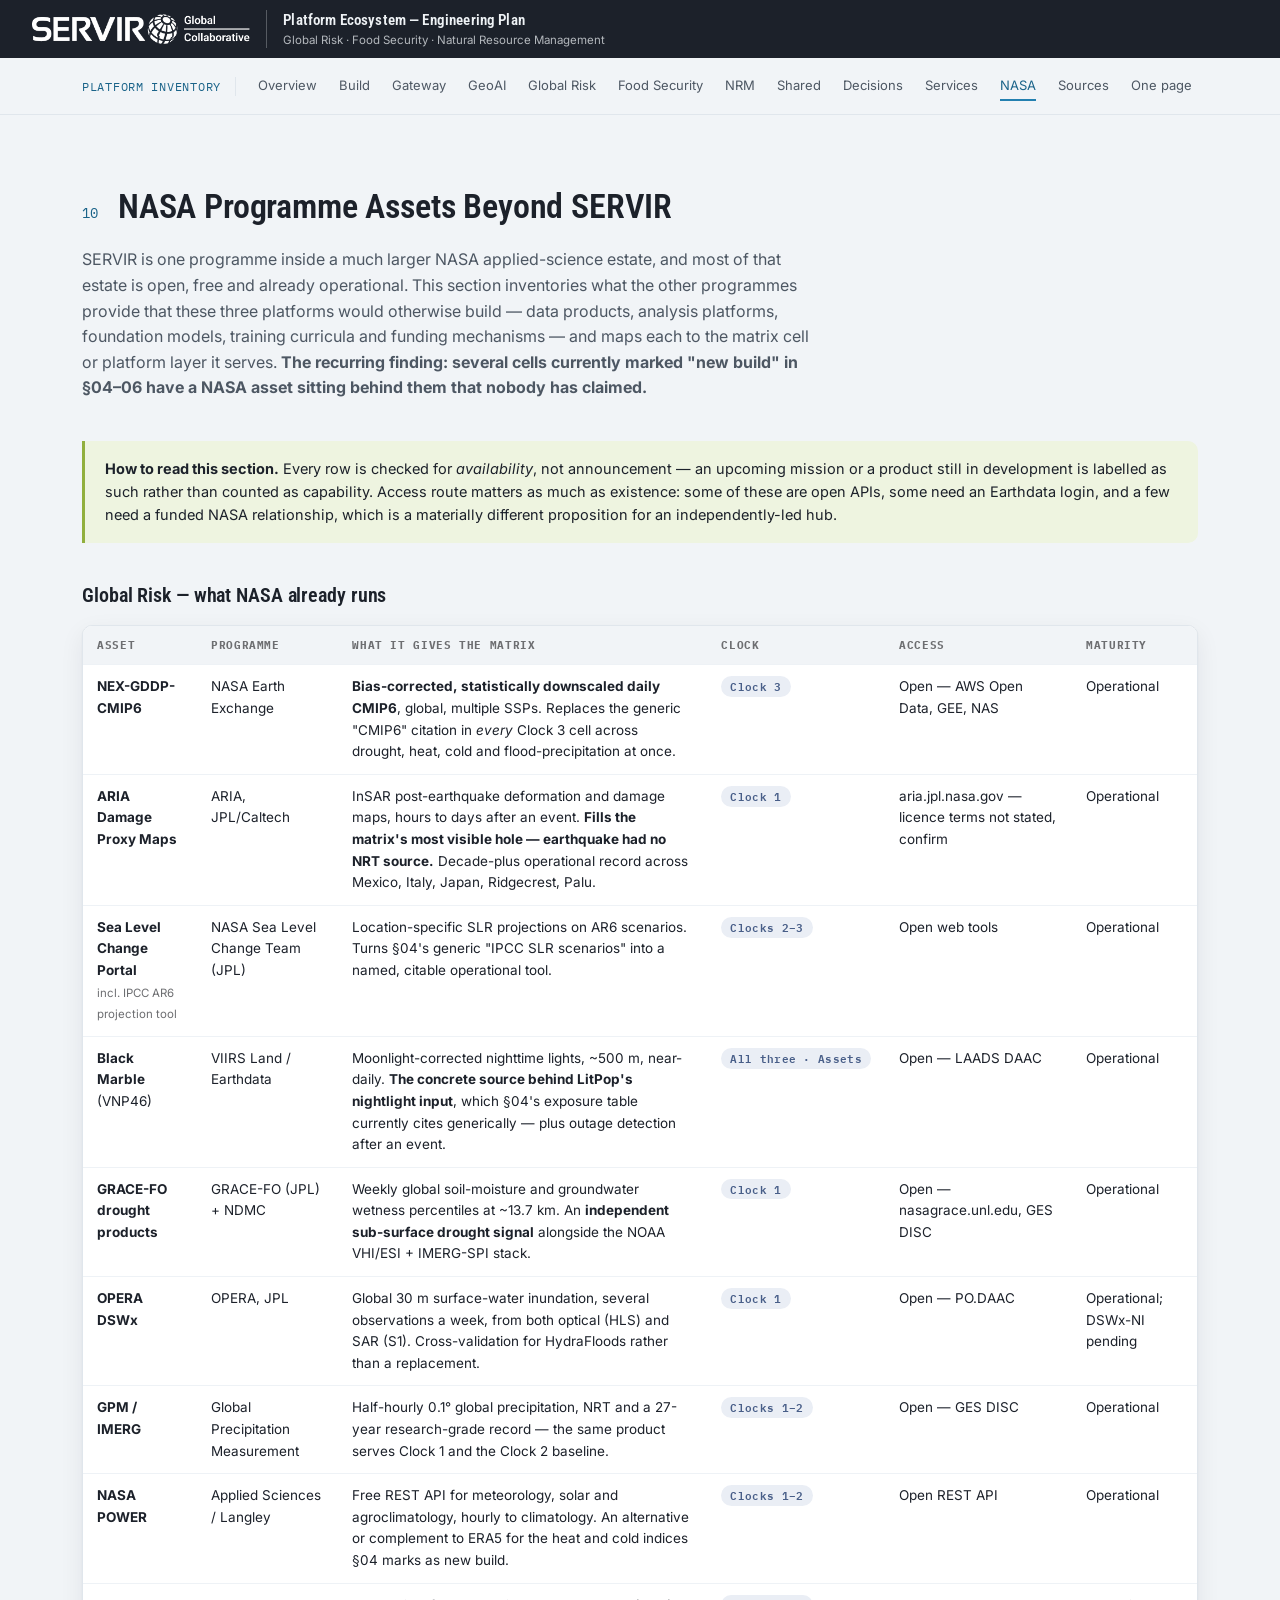
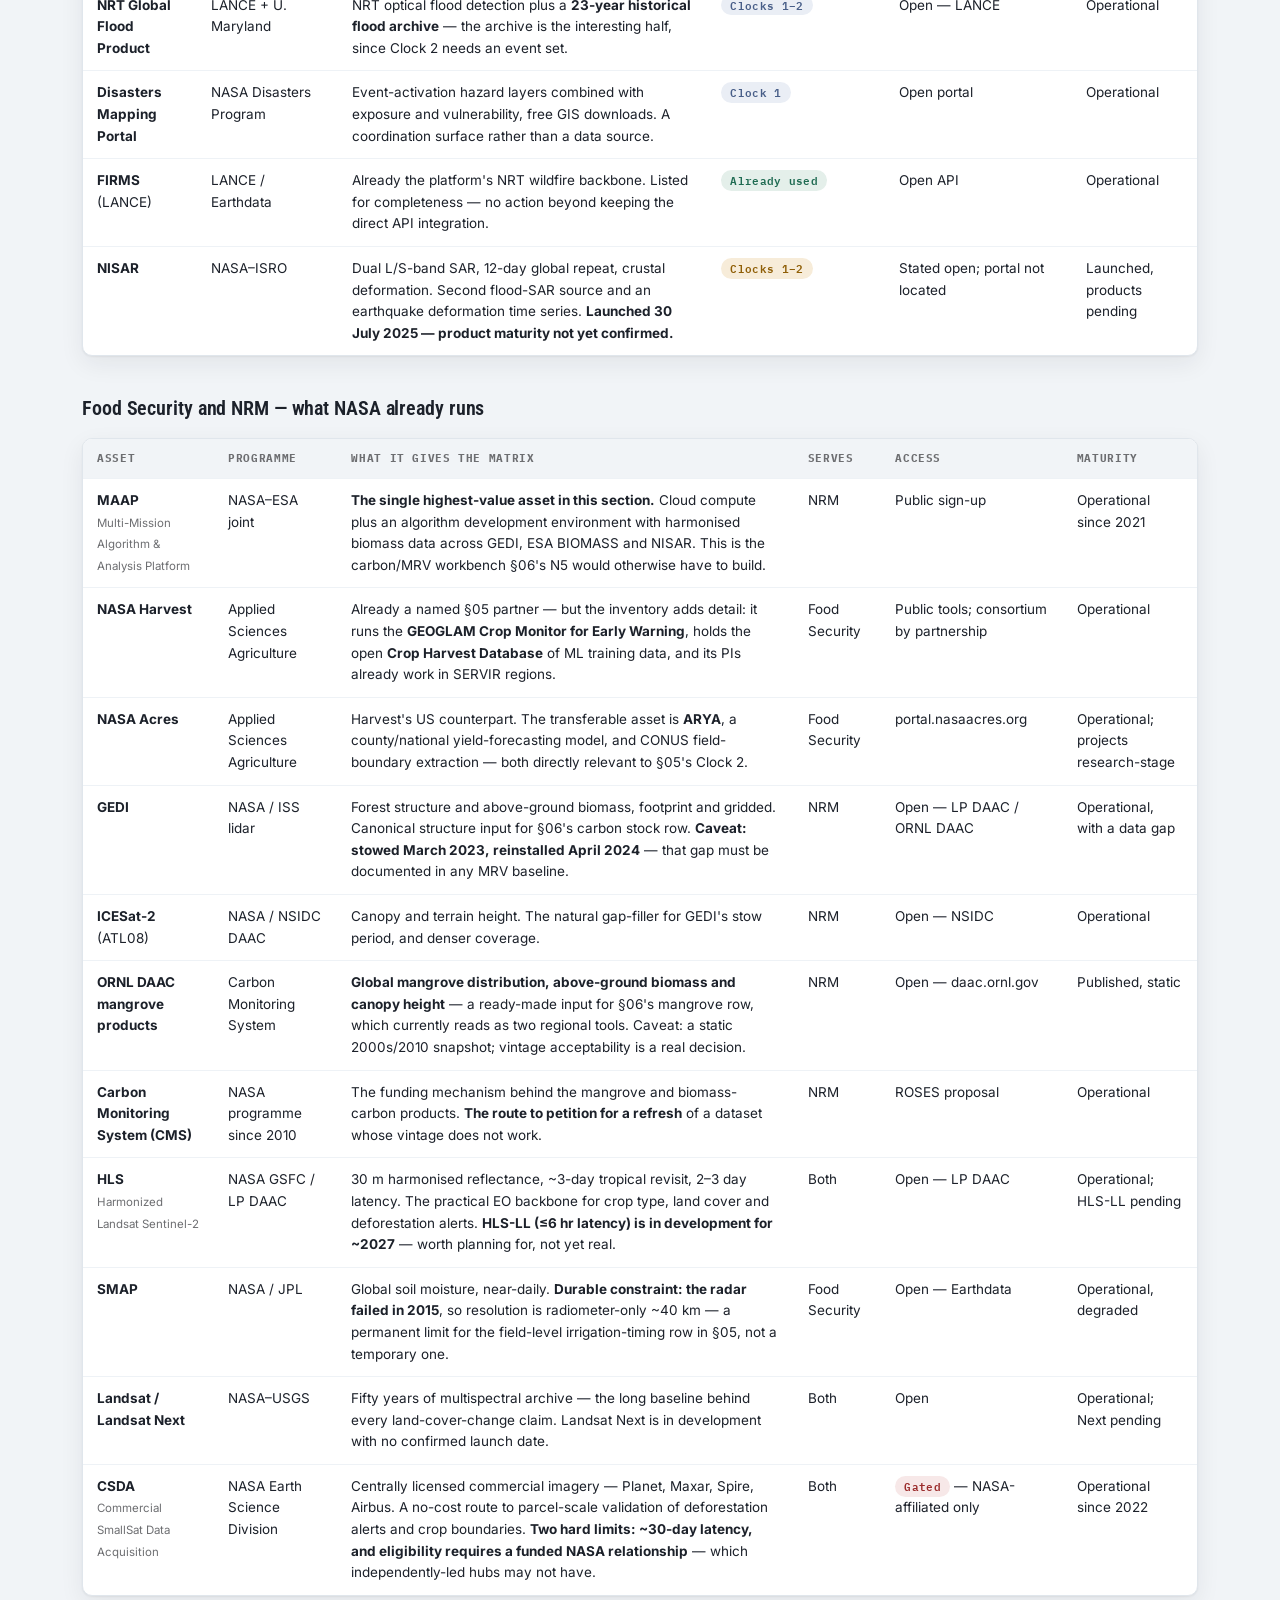
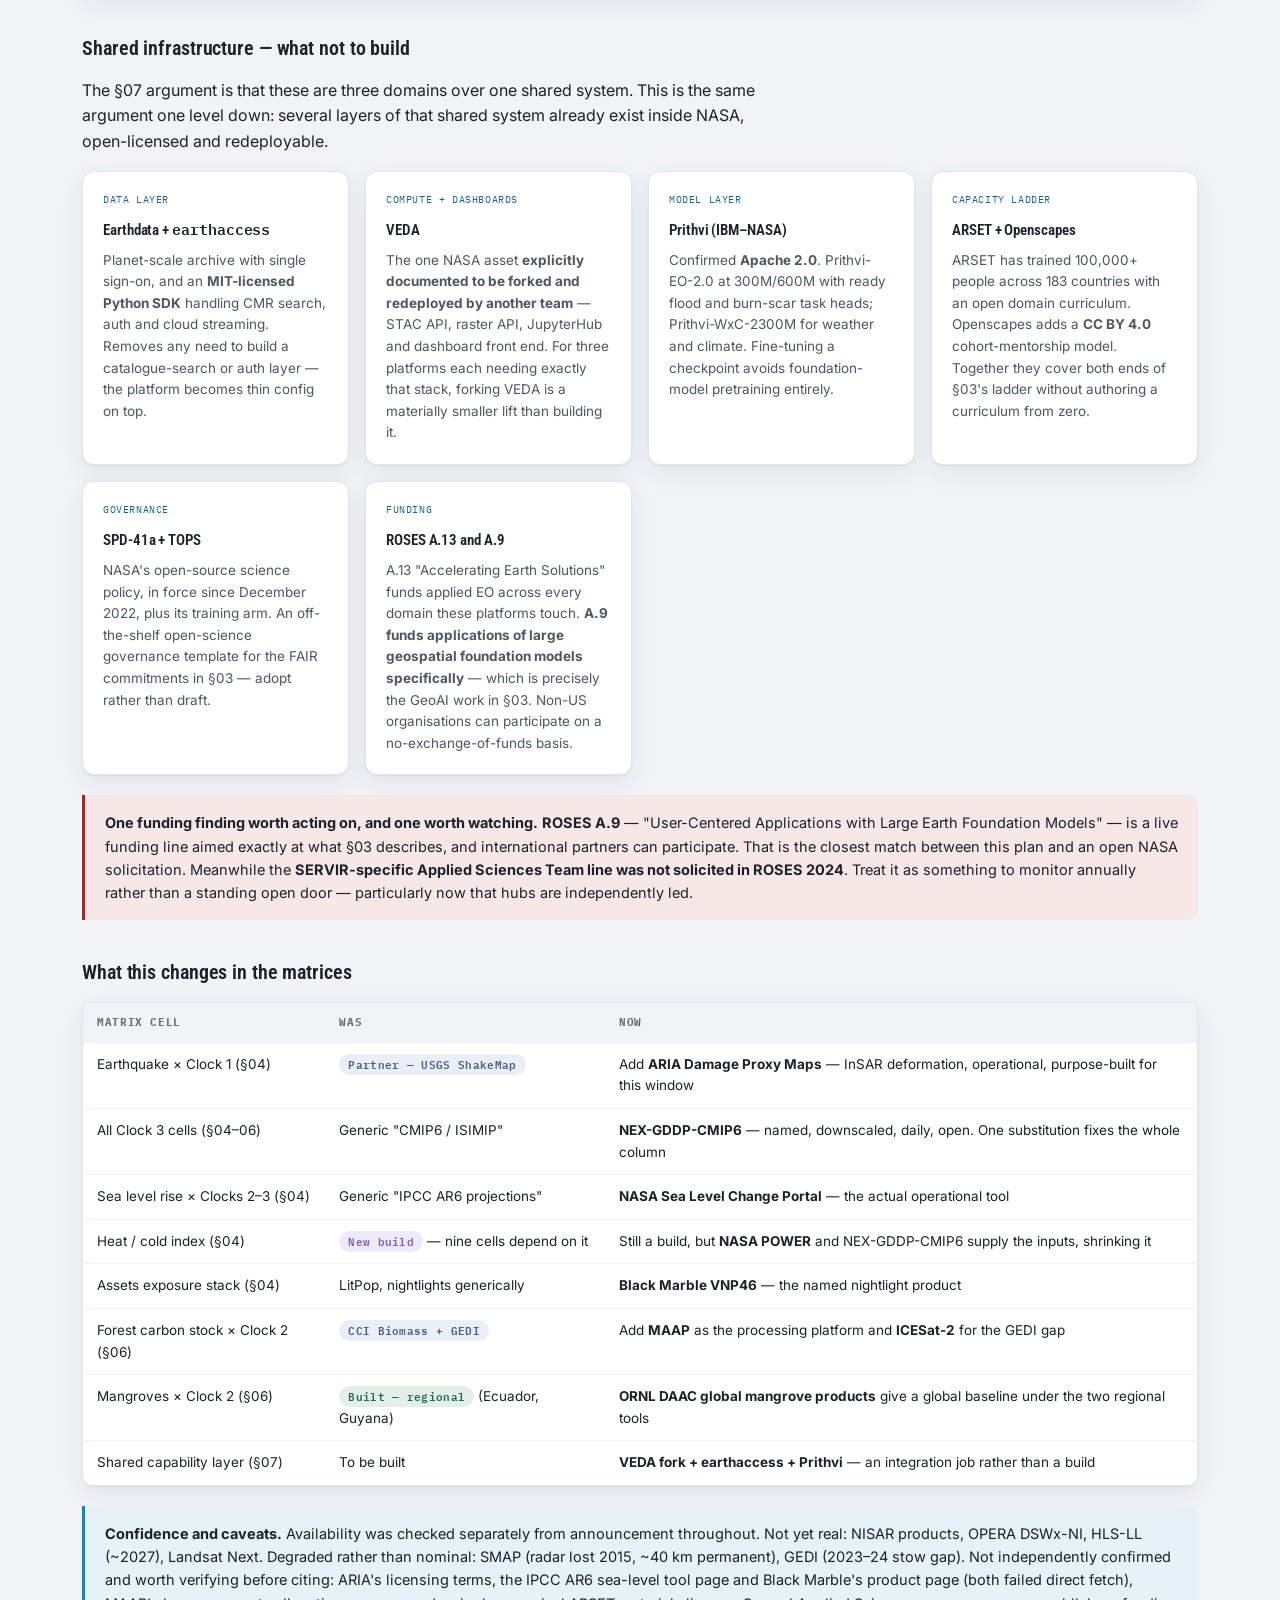
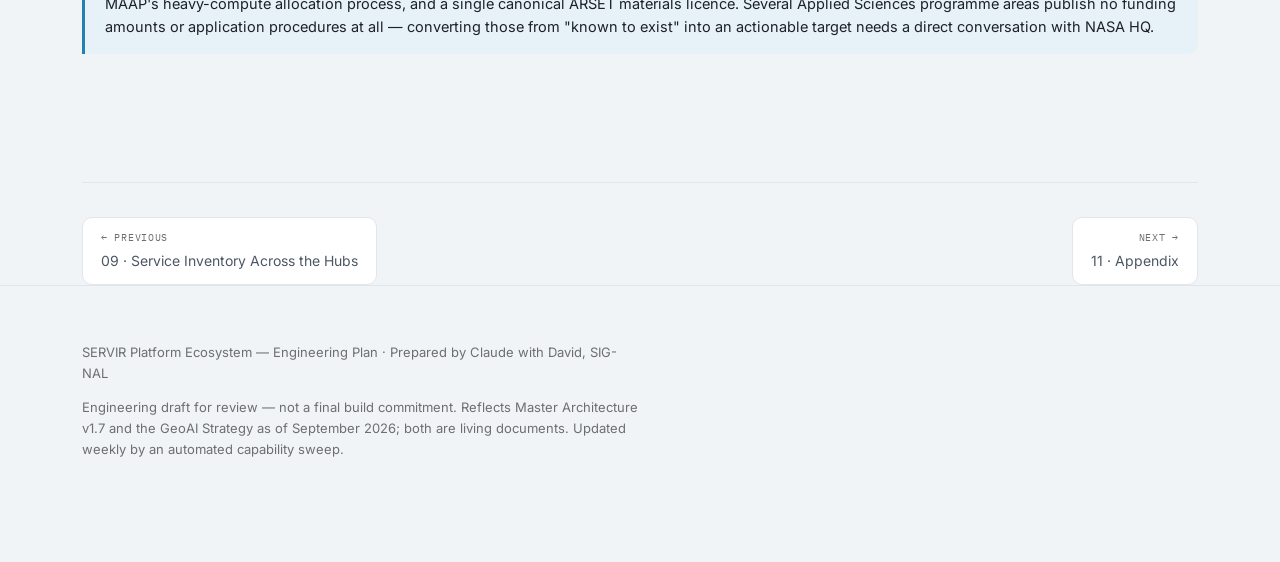
<file: 10-nasa.html>
<!doctype html>
<html lang="en">
<head>
<meta charset="utf-8">
<meta name="viewport" content="width=device-width,initial-scale=1">
<title>10 NASA Programme Assets Beyond SERVIR — SERVIR Platform Inventory</title>
<meta name="description" content="SERVIR Platform Ecosystem — engineering plan, hub service inventory and capability register.">
<link rel="stylesheet" href="assets/style.css">
<link rel="stylesheet" href="https://fonts.googleapis.com/css2?family=Roboto+Condensed:wght@300;400;500;600;700&family=Inter:wght@400;500;600;700&family=IBM+Plex+Mono:wght@400;500;600&display=swap&family=Public+Sans:wght@400;500;600;700&family=IBM+Plex+Mono:wght@400;500;600&display=swap">
</head>
<body>
<header class="servir-header">
  <img class="servir-header__logo" src="assets/servir-logo.png" alt="SERVIR — Global Collaborative">
  <div class="servir-header__rule" aria-hidden="true"></div>
  <div>
    <div class="servir-header__domain">Platform Ecosystem &mdash; Engineering Plan</div>
    <div class="servir-header__scope">Global Risk &middot; Food Security &middot; Natural Resource Management</div>
  </div>
</header>
<nav class="topnav"><div class="topnav-inner">
<span class="topnav-brand">Platform Inventory</span>
<a href="index.html">Overview</a>
<a href="01-architecture.html">Build</a>
<a href="02-gateway.html">Gateway</a>
<a href="03-geoai.html">GeoAI</a>
<a href="04-global-risk.html">Global Risk</a>
<a href="05-food-security.html">Food Security</a>
<a href="06-nrm.html">NRM</a>
<a href="07-shared-infra.html">Shared</a>
<a href="08-decisions.html">Decisions</a>
<a href="09-services.html">Services</a>
<a href="10-nasa.html" class="active">NASA</a>
<a href="11-appendix.html">Sources</a>
<a href="full-plan.html">One page</a>
</div></nav>
<main><section class="plan-section" id="nasa">
<div class="wrap">
<div class="section-head"><span class="section-num">10</span><h2>NASA Programme Assets Beyond SERVIR</h2></div>
<p class="section-dek">SERVIR is one programme inside a much larger NASA applied-science estate, and most of that estate is open, free and already operational. This section inventories what the other programmes provide that these three platforms would otherwise build — data products, analysis platforms, foundation models, training curricula and funding mechanisms — and maps each to the matrix cell or platform layer it serves. <b>The recurring finding: several cells currently marked "new build" in §04–06 have a NASA asset sitting behind them that nobody has claimed.</b></p>
<div class="note gold">
<strong>How to read this section.</strong> Every row is checked for <em>availability</em>, not announcement — an upcoming mission or a product still in development is labelled as such rather than counted as capability. Access route matters as much as existence: some of these are open APIs, some need an Earthdata login, and a few need a funded NASA relationship, which is a materially different proposition for an independently-led hub.
    </div>
<h3 class="subhead">Global Risk — what NASA already runs</h3>
<div class="table-scroll">
<table>
<thead><tr><th>Asset</th><th>Programme</th><th>What it gives the matrix</th><th>Clock</th><th>Access</th><th>Maturity</th></tr></thead>
<tbody>
<tr><td><b>NEX-GDDP-CMIP6</b></td><td>NASA Earth Exchange</td><td><b>Bias-corrected, statistically downscaled daily CMIP6</b>, global, multiple SSPs. Replaces the generic "CMIP6" citation in <em>every</em> Clock 3 cell across drought, heat, cold and flood-precipitation at once.</td><td><span class="pill pill-partner">Clock 3</span></td><td>Open — AWS Open Data, GEE, NAS</td><td>Operational</td></tr>
<tr><td><b>ARIA Damage Proxy Maps</b></td><td>ARIA, JPL/Caltech</td><td>InSAR post-earthquake deformation and damage maps, hours to days after an event. <b>Fills the matrix's most visible hole — earthquake had no NRT source.</b> Decade-plus operational record across Mexico, Italy, Japan, Ridgecrest, Palu.</td><td><span class="pill pill-partner">Clock 1</span></td><td>aria.jpl.nasa.gov — licence terms not stated, confirm</td><td>Operational</td></tr>
<tr><td><b>Sea Level Change Portal</b><br/><span style="font-size:0.85em;color:var(--ink-faint);">incl. IPCC AR6 projection tool</span></td><td>NASA Sea Level Change Team (JPL)</td><td>Location-specific SLR projections on AR6 scenarios. Turns §04's generic "IPCC SLR scenarios" into a named, citable operational tool.</td><td><span class="pill pill-partner">Clocks 2–3</span></td><td>Open web tools</td><td>Operational</td></tr>
<tr><td><b>Black Marble</b> (VNP46)</td><td>VIIRS Land / Earthdata</td><td>Moonlight-corrected nighttime lights, ~500 m, near-daily. <b>The concrete source behind LitPop's nightlight input</b>, which §04's exposure table currently cites generically — plus outage detection after an event.</td><td><span class="pill pill-partner">All three · Assets</span></td><td>Open — LAADS DAAC</td><td>Operational</td></tr>
<tr><td><b>GRACE-FO drought products</b></td><td>GRACE-FO (JPL) + NDMC</td><td>Weekly global soil-moisture and groundwater wetness percentiles at ~13.7 km. An <b>independent sub-surface drought signal</b> alongside the NOAA VHI/ESI + IMERG-SPI stack.</td><td><span class="pill pill-partner">Clock 1</span></td><td>Open — nasagrace.unl.edu, GES DISC</td><td>Operational</td></tr>
<tr><td><b>OPERA DSWx</b></td><td>OPERA, JPL</td><td>Global 30 m surface-water inundation, several observations a week, from both optical (HLS) and SAR (S1). Cross-validation for HydraFloods rather than a replacement.</td><td><span class="pill pill-partner">Clock 1</span></td><td>Open — PO.DAAC</td><td>Operational; DSWx-NI pending</td></tr>
<tr><td><b>GPM / IMERG</b></td><td>Global Precipitation Measurement</td><td>Half-hourly 0.1° global precipitation, NRT and a 27-year research-grade record — the same product serves Clock 1 and the Clock 2 baseline.</td><td><span class="pill pill-partner">Clocks 1–2</span></td><td>Open — GES DISC</td><td>Operational</td></tr>
<tr><td><b>NASA POWER</b></td><td>Applied Sciences / Langley</td><td>Free REST API for meteorology, solar and agroclimatology, hourly to climatology. An alternative or complement to ERA5 for the heat and cold indices §04 marks as new build.</td><td><span class="pill pill-partner">Clocks 1–2</span></td><td>Open REST API</td><td>Operational</td></tr>
<tr><td><b>NRT Global Flood Product</b></td><td>LANCE + U. Maryland</td><td>NRT optical flood detection plus a <b>23-year historical flood archive</b> — the archive is the interesting half, since Clock 2 needs an event set.</td><td><span class="pill pill-partner">Clocks 1–2</span></td><td>Open — LANCE</td><td>Operational</td></tr>
<tr><td><b>Disasters Mapping Portal</b></td><td>NASA Disasters Program</td><td>Event-activation hazard layers combined with exposure and vulnerability, free GIS downloads. A coordination surface rather than a data source.</td><td><span class="pill pill-partner">Clock 1</span></td><td>Open portal</td><td>Operational</td></tr>
<tr><td><b>FIRMS</b> (LANCE)</td><td>LANCE / Earthdata</td><td>Already the platform's NRT wildfire backbone. Listed for completeness — no action beyond keeping the direct API integration.</td><td><span class="pill pill-strong">Already used</span></td><td>Open API</td><td>Operational</td></tr>
<tr><td><b>NISAR</b></td><td>NASA–ISRO</td><td>Dual L/S-band SAR, 12-day global repeat, crustal deformation. Second flood-SAR source and an earthquake deformation time series. <b>Launched 30 July 2025 — product maturity not yet confirmed.</b></td><td><span class="pill pill-build">Clocks 1–2</span></td><td>Stated open; portal not located</td><td>Launched, products pending</td></tr>
</tbody>
</table>
</div>
<h3 class="subhead">Food Security and NRM — what NASA already runs</h3>
<div class="table-scroll">
<table>
<thead><tr><th>Asset</th><th>Programme</th><th>What it gives the matrix</th><th>Serves</th><th>Access</th><th>Maturity</th></tr></thead>
<tbody>
<tr><td><b>MAAP</b><br/><span style="font-size:0.85em;color:var(--ink-faint);">Multi-Mission Algorithm &amp; Analysis Platform</span></td><td>NASA–ESA joint</td><td><b>The single highest-value asset in this section.</b> Cloud compute plus an algorithm development environment with harmonised biomass data across GEDI, ESA BIOMASS and NISAR. This is the carbon/MRV workbench §06's N5 would otherwise have to build.</td><td>NRM</td><td>Public sign-up</td><td>Operational since 2021</td></tr>
<tr><td><b>NASA Harvest</b></td><td>Applied Sciences Agriculture</td><td>Already a named §05 partner — but the inventory adds detail: it runs the <b>GEOGLAM Crop Monitor for Early Warning</b>, holds the open <b>Crop Harvest Database</b> of ML training data, and its PIs already work in SERVIR regions.</td><td>Food Security</td><td>Public tools; consortium by partnership</td><td>Operational</td></tr>
<tr><td><b>NASA Acres</b></td><td>Applied Sciences Agriculture</td><td>Harvest's US counterpart. The transferable asset is <b>ARYA</b>, a county/national yield-forecasting model, and CONUS field-boundary extraction — both directly relevant to §05's Clock 2.</td><td>Food Security</td><td>portal.nasaacres.org</td><td>Operational; projects research-stage</td></tr>
<tr><td><b>GEDI</b></td><td>NASA / ISS lidar</td><td>Forest structure and above-ground biomass, footprint and gridded. Canonical structure input for §06's carbon stock row. <b>Caveat: stowed March 2023, reinstalled April 2024</b> — that gap must be documented in any MRV baseline.</td><td>NRM</td><td>Open — LP DAAC / ORNL DAAC</td><td>Operational, with a data gap</td></tr>
<tr><td><b>ICESat-2</b> (ATL08)</td><td>NASA / NSIDC DAAC</td><td>Canopy and terrain height. The natural gap-filler for GEDI's stow period, and denser coverage.</td><td>NRM</td><td>Open — NSIDC</td><td>Operational</td></tr>
<tr><td><b>ORNL DAAC mangrove products</b></td><td>Carbon Monitoring System</td><td><b>Global mangrove distribution, above-ground biomass and canopy height</b> — a ready-made input for §06's mangrove row, which currently reads as two regional tools. Caveat: a static 2000s/2010 snapshot; vintage acceptability is a real decision.</td><td>NRM</td><td>Open — daac.ornl.gov</td><td>Published, static</td></tr>
<tr><td><b>Carbon Monitoring System (CMS)</b></td><td>NASA programme since 2010</td><td>The funding mechanism behind the mangrove and biomass-carbon products. <b>The route to petition for a refresh</b> of a dataset whose vintage does not work.</td><td>NRM</td><td>ROSES proposal</td><td>Operational</td></tr>
<tr><td><b>HLS</b><br/><span style="font-size:0.85em;color:var(--ink-faint);">Harmonized Landsat Sentinel-2</span></td><td>NASA GSFC / LP DAAC</td><td>30 m harmonised reflectance, ~3-day tropical revisit, 2–3 day latency. The practical EO backbone for crop type, land cover and deforestation alerts. <b>HLS-LL (≤6 hr latency) is in development for ~2027</b> — worth planning for, not yet real.</td><td>Both</td><td>Open — LP DAAC</td><td>Operational; HLS-LL pending</td></tr>
<tr><td><b>SMAP</b></td><td>NASA / JPL</td><td>Global soil moisture, near-daily. <b>Durable constraint: the radar failed in 2015</b>, so resolution is radiometer-only ~40 km — a permanent limit for the field-level irrigation-timing row in §05, not a temporary one.</td><td>Food Security</td><td>Open — Earthdata</td><td>Operational, degraded</td></tr>
<tr><td><b>Landsat / Landsat Next</b></td><td>NASA–USGS</td><td>Fifty years of multispectral archive — the long baseline behind every land-cover-change claim. Landsat Next is in development with no confirmed launch date.</td><td>Both</td><td>Open</td><td>Operational; Next pending</td></tr>
<tr><td><b>CSDA</b><br/><span style="font-size:0.85em;color:var(--ink-faint);">Commercial SmallSat Data Acquisition</span></td><td>NASA Earth Science Division</td><td>Centrally licensed commercial imagery — Planet, Maxar, Spire, Airbus. A no-cost route to parcel-scale validation of deforestation alerts and crop boundaries. <b>Two hard limits: ~30-day latency, and eligibility requires a funded NASA relationship</b> — which independently-led hubs may not have.</td><td>Both</td><td><span class="pill pill-open">Gated</span> — NASA-affiliated only</td><td>Operational since 2022</td></tr>
</tbody>
</table>
</div>
<h3 class="subhead">Shared infrastructure — what not to build</h3>
<p>The §07 argument is that these are three domains over one shared system. This is the same argument one level down: several layers of that shared system already exist inside NASA, open-licensed and redeployable.</p>
<div class="card-grid">
<div class="card"><span class="tag">Data layer</span><h4>Earthdata + <code>earthaccess</code></h4><p>Planet-scale archive with single sign-on, and an <b>MIT-licensed Python SDK</b> handling CMR search, auth and cloud streaming. Removes any need to build a catalogue-search or auth layer — the platform becomes thin config on top.</p></div>
<div class="card"><span class="tag">Compute + dashboards</span><h4>VEDA</h4><p>The one NASA asset <b>explicitly documented to be forked and redeployed by another team</b> — STAC API, raster API, JupyterHub and dashboard front end. For three platforms each needing exactly that stack, forking VEDA is a materially smaller lift than building it.</p></div>
<div class="card"><span class="tag">Model layer</span><h4>Prithvi (IBM–NASA)</h4><p>Confirmed <b>Apache 2.0</b>. Prithvi-EO-2.0 at 300M/600M with ready flood and burn-scar task heads; Prithvi-WxC-2300M for weather and climate. Fine-tuning a checkpoint avoids foundation-model pretraining entirely.</p></div>
<div class="card"><span class="tag">Capacity ladder</span><h4>ARSET + Openscapes</h4><p>ARSET has trained 100,000+ people across 183 countries with an open domain curriculum. Openscapes adds a <b>CC BY 4.0</b> cohort-mentorship model. Together they cover both ends of §03's ladder without authoring a curriculum from zero.</p></div>
<div class="card"><span class="tag">Governance</span><h4>SPD-41a + TOPS</h4><p>NASA's open-source science policy, in force since December 2022, plus its training arm. An off-the-shelf open-science governance template for the FAIR commitments in §03 — adopt rather than draft.</p></div>
<div class="card"><span class="tag">Funding</span><h4>ROSES A.13 and A.9</h4><p>A.13 "Accelerating Earth Solutions" funds applied EO across every domain these platforms touch. <b>A.9 funds applications of large geospatial foundation models specifically</b> — which is precisely the GeoAI work in §03. Non-US organisations can participate on a no-exchange-of-funds basis.</p></div>
</div>
<div class="note open">
<strong>One funding finding worth acting on, and one worth watching.</strong>
<b>ROSES A.9</b> — "User-Centered Applications with Large Earth Foundation Models" — is a live funding line aimed exactly at what §03 describes, and international partners can participate. That is the closest match between this plan and an open NASA solicitation.
      Meanwhile the <b>SERVIR-specific Applied Sciences Team line was not solicited in ROSES 2024</b>. Treat it as something to monitor annually rather than a standing open door — particularly now that hubs are independently led.
    </div>
<h3 class="subhead">What this changes in the matrices</h3>
<div class="table-scroll">
<table>
<thead><tr><th>Matrix cell</th><th>Was</th><th>Now</th></tr></thead>
<tbody>
<tr><td>Earthquake × Clock 1 (§04)</td><td><span class="pill pill-partner">Partner — USGS ShakeMap</span></td><td>Add <b>ARIA Damage Proxy Maps</b> — InSAR deformation, operational, purpose-built for this window</td></tr>
<tr><td>All Clock 3 cells (§04–06)</td><td>Generic "CMIP6 / ISIMIP"</td><td><b>NEX-GDDP-CMIP6</b> — named, downscaled, daily, open. One substitution fixes the whole column</td></tr>
<tr><td>Sea level rise × Clocks 2–3 (§04)</td><td>Generic "IPCC AR6 projections"</td><td><b>NASA Sea Level Change Portal</b> — the actual operational tool</td></tr>
<tr><td>Heat / cold index (§04)</td><td><span class="pill pill-new">New build</span> — nine cells depend on it</td><td>Still a build, but <b>NASA POWER</b> and NEX-GDDP-CMIP6 supply the inputs, shrinking it</td></tr>
<tr><td>Assets exposure stack (§04)</td><td>LitPop, nightlights generically</td><td><b>Black Marble VNP46</b> — the named nightlight product</td></tr>
<tr><td>Forest carbon stock × Clock 2 (§06)</td><td><span class="pill pill-partner">CCI Biomass + GEDI</span></td><td>Add <b>MAAP</b> as the processing platform and <b>ICESat-2</b> for the GEDI gap</td></tr>
<tr><td>Mangroves × Clock 2 (§06)</td><td><span class="pill pill-strong">Built — regional</span> (Ecuador, Guyana)</td><td><b>ORNL DAAC global mangrove products</b> give a global baseline under the two regional tools</td></tr>
<tr><td>Shared capability layer (§07)</td><td>To be built</td><td><b>VEDA fork + earthaccess + Prithvi</b> — an integration job rather than a build</td></tr>
</tbody>
</table>
</div>
<div class="note">
<strong>Confidence and caveats.</strong> Availability was checked separately from announcement throughout. Not yet real: NISAR products, OPERA DSWx-NI, HLS-LL (~2027), Landsat Next. Degraded rather than nominal: SMAP (radar lost 2015, ~40 km permanent), GEDI (2023–24 stow gap). Not independently confirmed and worth verifying before citing: ARIA's licensing terms, the IPCC AR6 sea-level tool page and Black Marble's product page (both failed direct fetch), MAAP's heavy-compute allocation process, and a single canonical ARSET materials licence. Several Applied Sciences programme areas publish no funding amounts or application procedures at all — converting those from "known to exist" into an actionable target needs a direct conversation with NASA HQ.
    </div>
</div>
</section></main><div class="wrap"><div class="pager">
<a href="09-services.html"><span class="lbl">← Previous</span>09 · Service Inventory Across the Hubs</a>
<a href="11-appendix.html" style="text-align:right;"><span class="lbl">Next →</span>11 · Appendix</a>
</div></div>
<footer><div class="wrap"><p>SERVIR Platform Ecosystem — Engineering Plan · Prepared by Claude with David, SIG-NAL</p><p style="color:var(--ink-faint);">Engineering draft for review — not a final build commitment. Reflects Master Architecture v1.7 and the GeoAI Strategy as of September 2026; both are living documents. Updated weekly by an automated capability sweep.</p></div></footer>
</body>
</html>
</file>
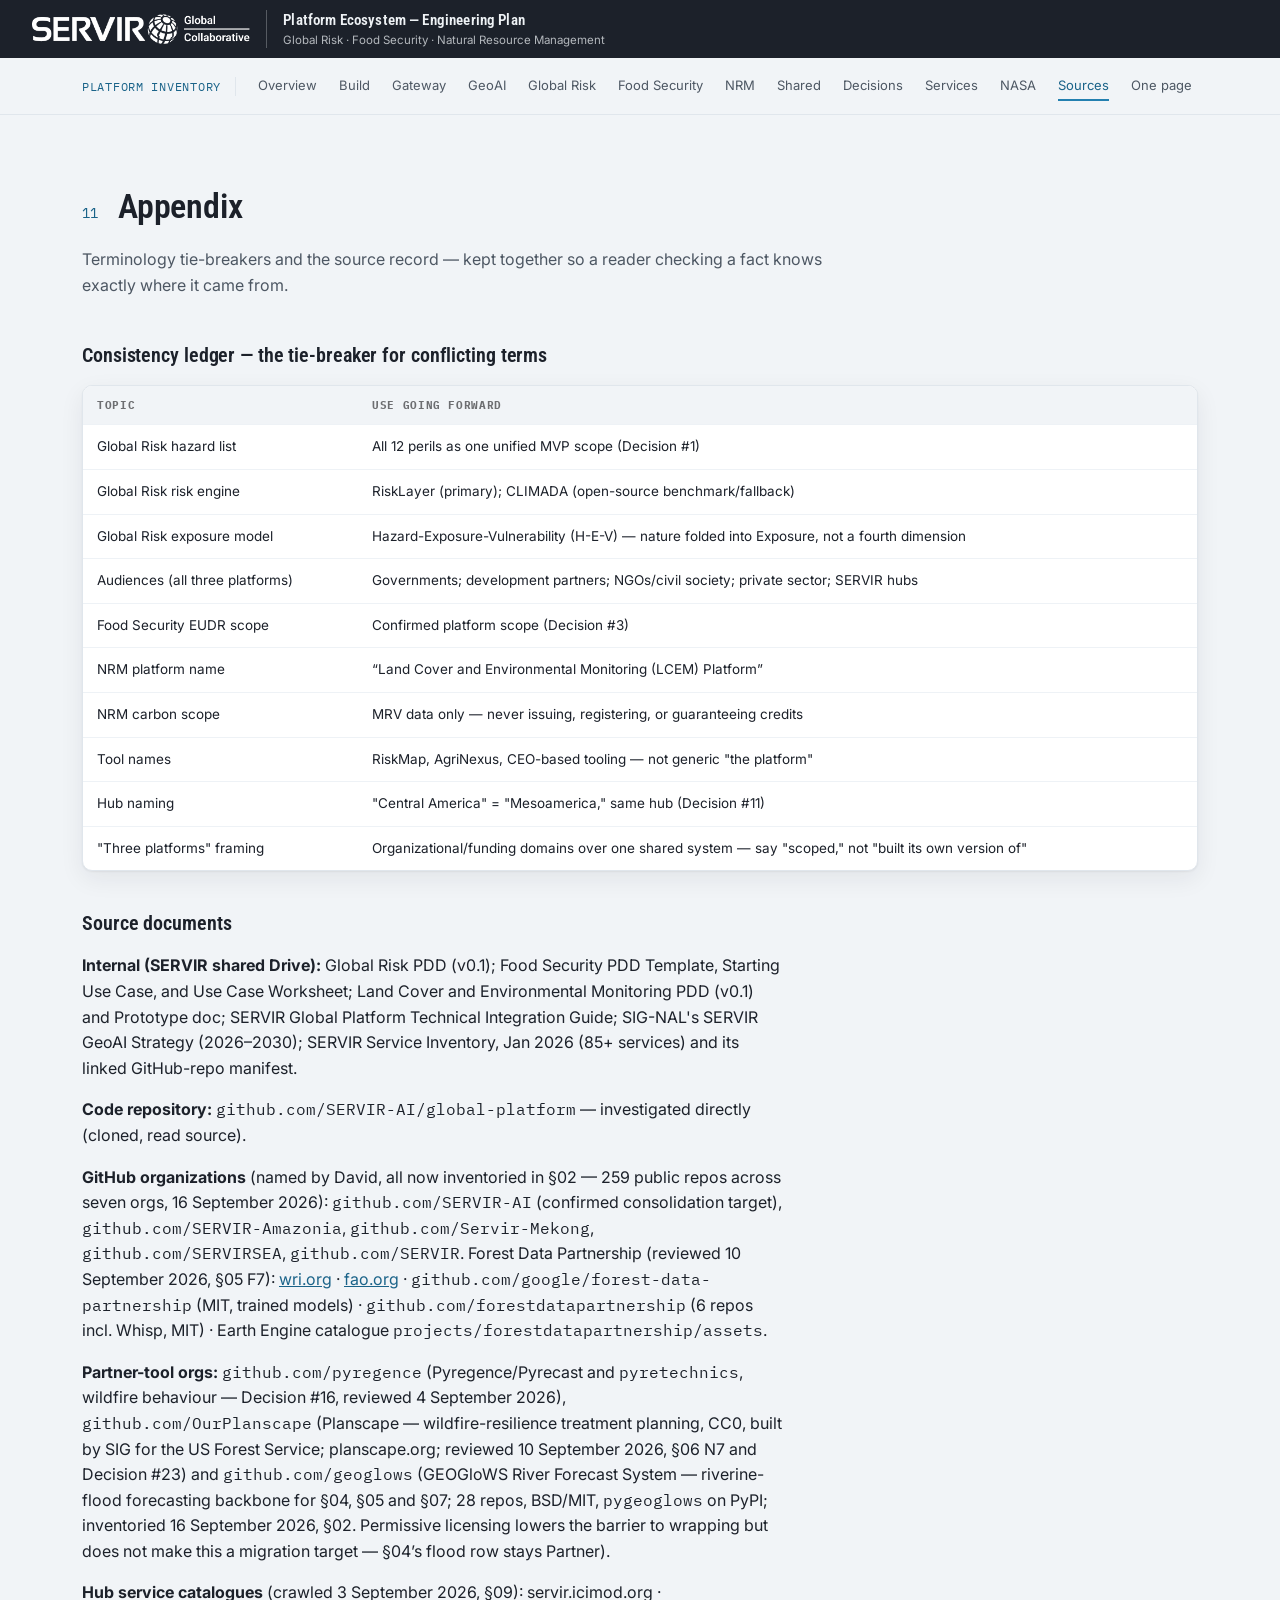
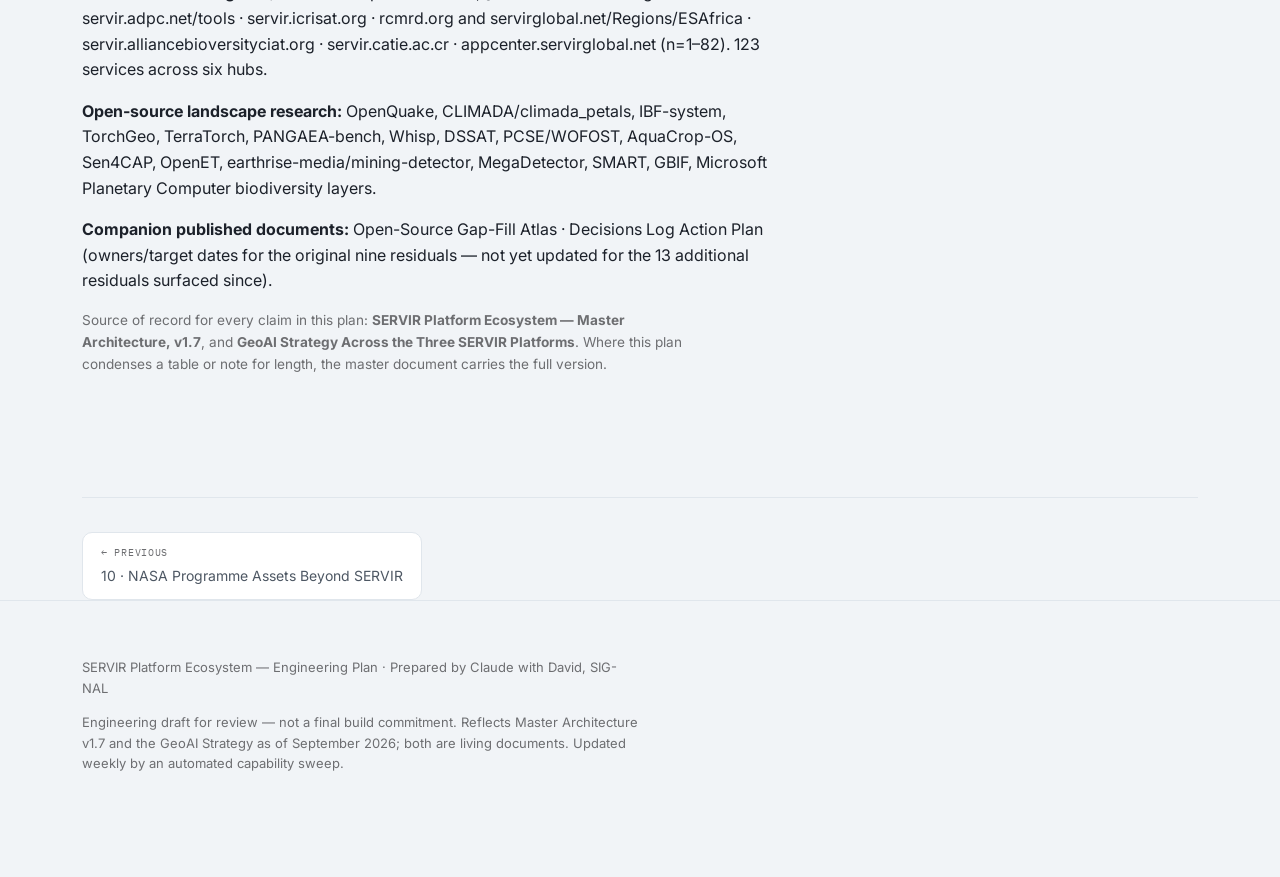
<file: 11-appendix.html>
<!doctype html>
<html lang="en">
<head>
<meta charset="utf-8">
<meta name="viewport" content="width=device-width,initial-scale=1">
<title>11 Appendix — SERVIR Platform Inventory</title>
<meta name="description" content="SERVIR Platform Ecosystem — engineering plan, hub service inventory and capability register.">
<link rel="stylesheet" href="assets/style.css">
<link rel="stylesheet" href="https://fonts.googleapis.com/css2?family=Roboto+Condensed:wght@300;400;500;600;700&family=Inter:wght@400;500;600;700&family=IBM+Plex+Mono:wght@400;500;600&display=swap&family=Public+Sans:wght@400;500;600;700&family=IBM+Plex+Mono:wght@400;500;600&display=swap">
</head>
<body>
<header class="servir-header">
  <img class="servir-header__logo" src="assets/servir-logo.png" alt="SERVIR — Global Collaborative">
  <div class="servir-header__rule" aria-hidden="true"></div>
  <div>
    <div class="servir-header__domain">Platform Ecosystem &mdash; Engineering Plan</div>
    <div class="servir-header__scope">Global Risk &middot; Food Security &middot; Natural Resource Management</div>
  </div>
</header>
<nav class="topnav"><div class="topnav-inner">
<span class="topnav-brand">Platform Inventory</span>
<a href="index.html">Overview</a>
<a href="01-architecture.html">Build</a>
<a href="02-gateway.html">Gateway</a>
<a href="03-geoai.html">GeoAI</a>
<a href="04-global-risk.html">Global Risk</a>
<a href="05-food-security.html">Food Security</a>
<a href="06-nrm.html">NRM</a>
<a href="07-shared-infra.html">Shared</a>
<a href="08-decisions.html">Decisions</a>
<a href="09-services.html">Services</a>
<a href="10-nasa.html">NASA</a>
<a href="11-appendix.html" class="active">Sources</a>
<a href="full-plan.html">One page</a>
</div></nav>
<main><section class="plan-section" id="appendix">
<div class="wrap">
<div class="section-head"><span class="section-num">11</span><h2>Appendix</h2></div>
<p class="section-dek">Terminology tie-breakers and the source record — kept together so a reader checking a fact knows exactly where it came from.</p>
<h3 class="subhead">Consistency ledger — the tie-breaker for conflicting terms</h3>
<div class="table-scroll">
<table>
<thead><tr><th>Topic</th><th>Use going forward</th></tr></thead>
<tbody>
<tr><td>Global Risk hazard list</td><td>All 12 perils as one unified MVP scope (Decision #1)</td></tr>
<tr><td>Global Risk risk engine</td><td>RiskLayer (primary); CLIMADA (open-source benchmark/fallback)</td></tr>
<tr><td>Global Risk exposure model</td><td>Hazard-Exposure-Vulnerability (H-E-V) — nature folded into Exposure, not a fourth dimension</td></tr>
<tr><td>Audiences (all three platforms)</td><td>Governments; development partners; NGOs/civil society; private sector; SERVIR hubs</td></tr>
<tr><td>Food Security EUDR scope</td><td>Confirmed platform scope (Decision #3)</td></tr>
<tr><td>NRM platform name</td><td>“Land Cover and Environmental Monitoring (LCEM) Platform”</td></tr>
<tr><td>NRM carbon scope</td><td>MRV data only — never issuing, registering, or guaranteeing credits</td></tr>
<tr><td>Tool names</td><td>RiskMap, AgriNexus, CEO-based tooling — not generic "the platform"</td></tr>
<tr><td>Hub naming</td><td>"Central America" = "Mesoamerica," same hub (Decision #11)</td></tr>
<tr><td>"Three platforms" framing</td><td>Organizational/funding domains over one shared system — say "scoped," not "built its own version of"</td></tr>
</tbody>
</table>
</div>
<h3 class="subhead">Source documents</h3>
<p><b>Internal (SERVIR shared Drive):</b> Global Risk PDD (v0.1); Food Security PDD Template, Starting Use Case, and Use Case Worksheet; Land Cover and Environmental Monitoring PDD (v0.1) and Prototype doc; SERVIR Global Platform Technical Integration Guide; SIG-NAL's SERVIR GeoAI Strategy (2026–2030); SERVIR Service Inventory, Jan 2026 (85+ services) and its linked GitHub-repo manifest.</p>
<p><b>Code repository:</b> <code class="mono">github.com/SERVIR-AI/global-platform</code> — investigated directly (cloned, read source).</p>
<p><b>GitHub organizations</b> (named by David, all now inventoried in §02 — 259 public repos across seven orgs, 16 September 2026): <code class="mono">github.com/SERVIR-AI</code> (confirmed consolidation target), <code class="mono">github.com/SERVIR-Amazonia</code>, <code class="mono">github.com/Servir-Mekong</code>, <code class="mono">github.com/SERVIRSEA</code>, <code class="mono">github.com/SERVIR</code>. Forest Data Partnership (reviewed 10 September 2026, §05 F7): <a href="https://www.wri.org/initiatives/forest-data-partnership">wri.org</a> · <a href="https://www.fao.org/in-action/forest-data-partnership/en">fao.org</a> · <code class="mono">github.com/google/forest-data-partnership</code> (MIT, trained models) · <code class="mono">github.com/forestdatapartnership</code> (6 repos incl. Whisp, MIT) · Earth Engine catalogue <code class="mono">projects/forestdatapartnership/assets</code>.</p>
<p><b>Partner-tool orgs:</b> <code class="mono">github.com/pyregence</code> (Pyregence/Pyrecast and <code class="mono">pyretechnics</code>, wildfire behaviour — Decision #16, reviewed 4 September 2026), <code class="mono">github.com/OurPlanscape</code> (Planscape — wildfire-resilience treatment planning, CC0, built by SIG for the US Forest Service; planscape.org; reviewed 10 September 2026, §06 N7 and Decision #23) and <code class="mono">github.com/geoglows</code> (GEOGloWS River Forecast System — riverine-flood forecasting backbone for §04, §05 and §07; 28 repos, BSD/MIT, <code class="mono">pygeoglows</code> on PyPI; inventoried 16 September 2026, §02. Permissive licensing lowers the barrier to wrapping but does not make this a migration target — §04’s flood row stays Partner).</p>
<p><b>Hub service catalogues</b> (crawled 3 September 2026, §09): servir.icimod.org · servir.adpc.net/tools · servir.icrisat.org · rcmrd.org and servirglobal.net/Regions/ESAfrica · servir.alliancebioversityciat.org · servir.catie.ac.cr · appcenter.servirglobal.net (n=1–82). 123 services across six hubs.</p>
<p><b>Open-source landscape research:</b> OpenQuake, CLIMADA/climada_petals, IBF-system, TorchGeo, TerraTorch, PANGAEA-bench, Whisp, DSSAT, PCSE/WOFOST, AquaCrop-OS, Sen4CAP, OpenET, earthrise-media/mining-detector, MegaDetector, SMART, GBIF, Microsoft Planetary Computer biodiversity layers.</p>
<p><b>Companion published documents:</b> Open-Source Gap-Fill Atlas · Decisions Log Action Plan (owners/target dates for the original nine residuals — not yet updated for the 13 additional residuals surfaced since).</p>
<p style="color:var(--ink-faint);font-size:0.85rem;">Source of record for every claim in this plan: <b>SERVIR Platform Ecosystem — Master Architecture, v1.7</b>, and <b>GeoAI Strategy Across the Three SERVIR Platforms</b>. Where this plan condenses a table or note for length, the master document carries the full version.</p>
</div>
</section></main><div class="wrap"><div class="pager">
<a href="10-nasa.html"><span class="lbl">← Previous</span>10 · NASA Programme Assets Beyond SERVIR</a>
</div></div>
<footer><div class="wrap"><p>SERVIR Platform Ecosystem — Engineering Plan · Prepared by Claude with David, SIG-NAL</p><p style="color:var(--ink-faint);">Engineering draft for review — not a final build commitment. Reflects Master Architecture v1.7 and the GeoAI Strategy as of September 2026; both are living documents. Updated weekly by an automated capability sweep.</p></div></footer>
</body>
</html>
</file>
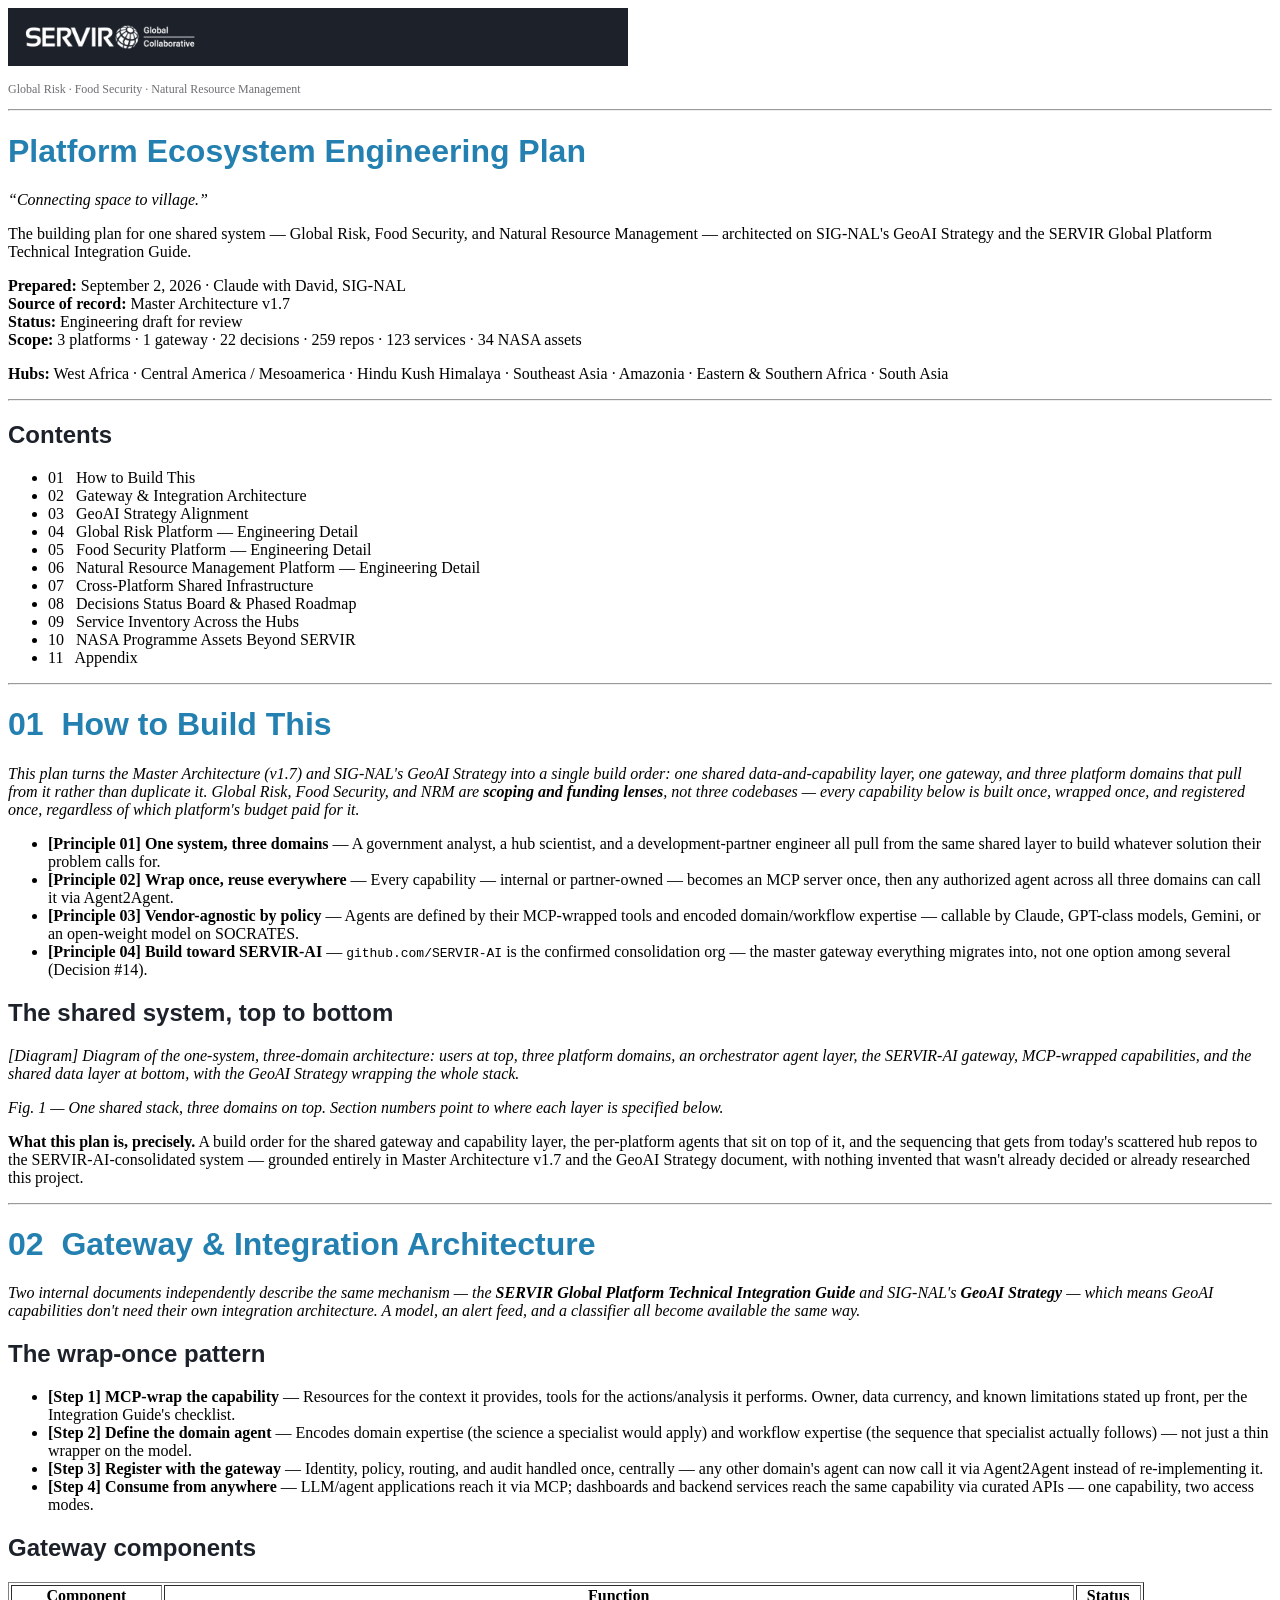
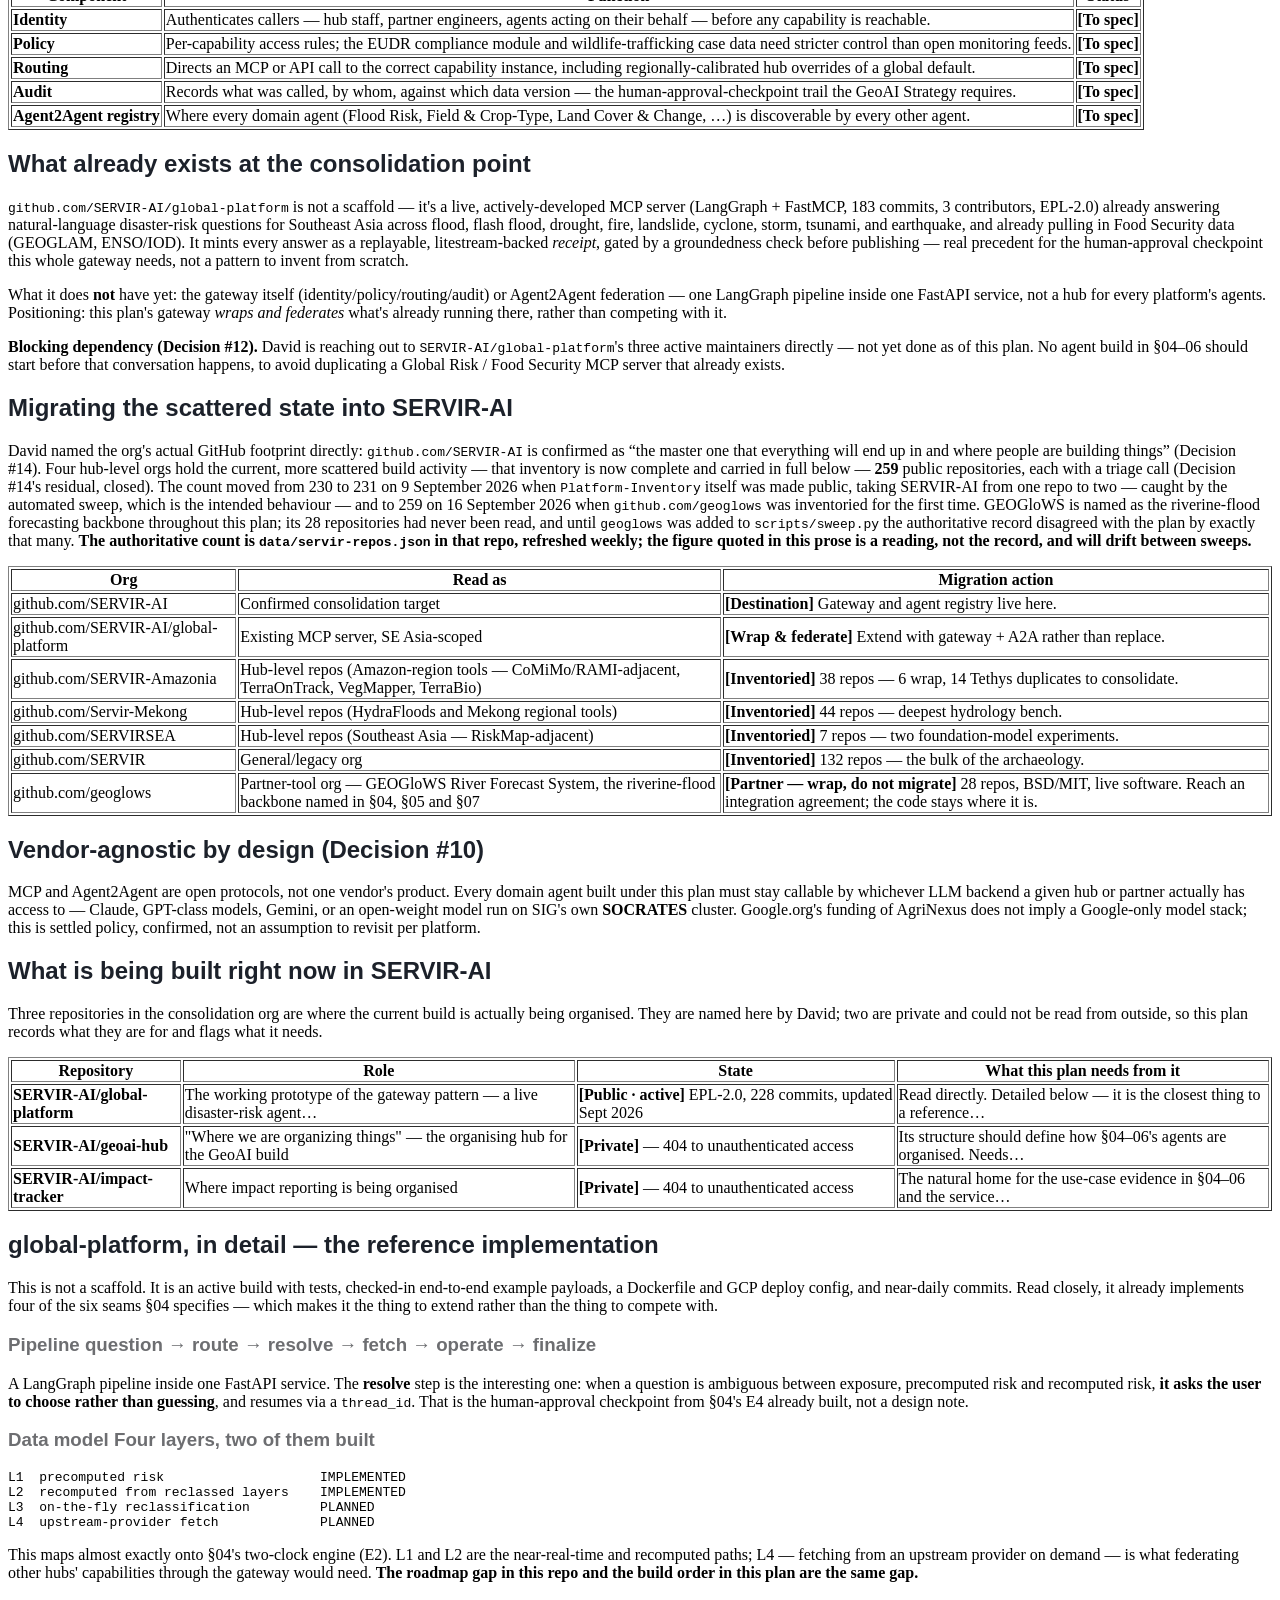
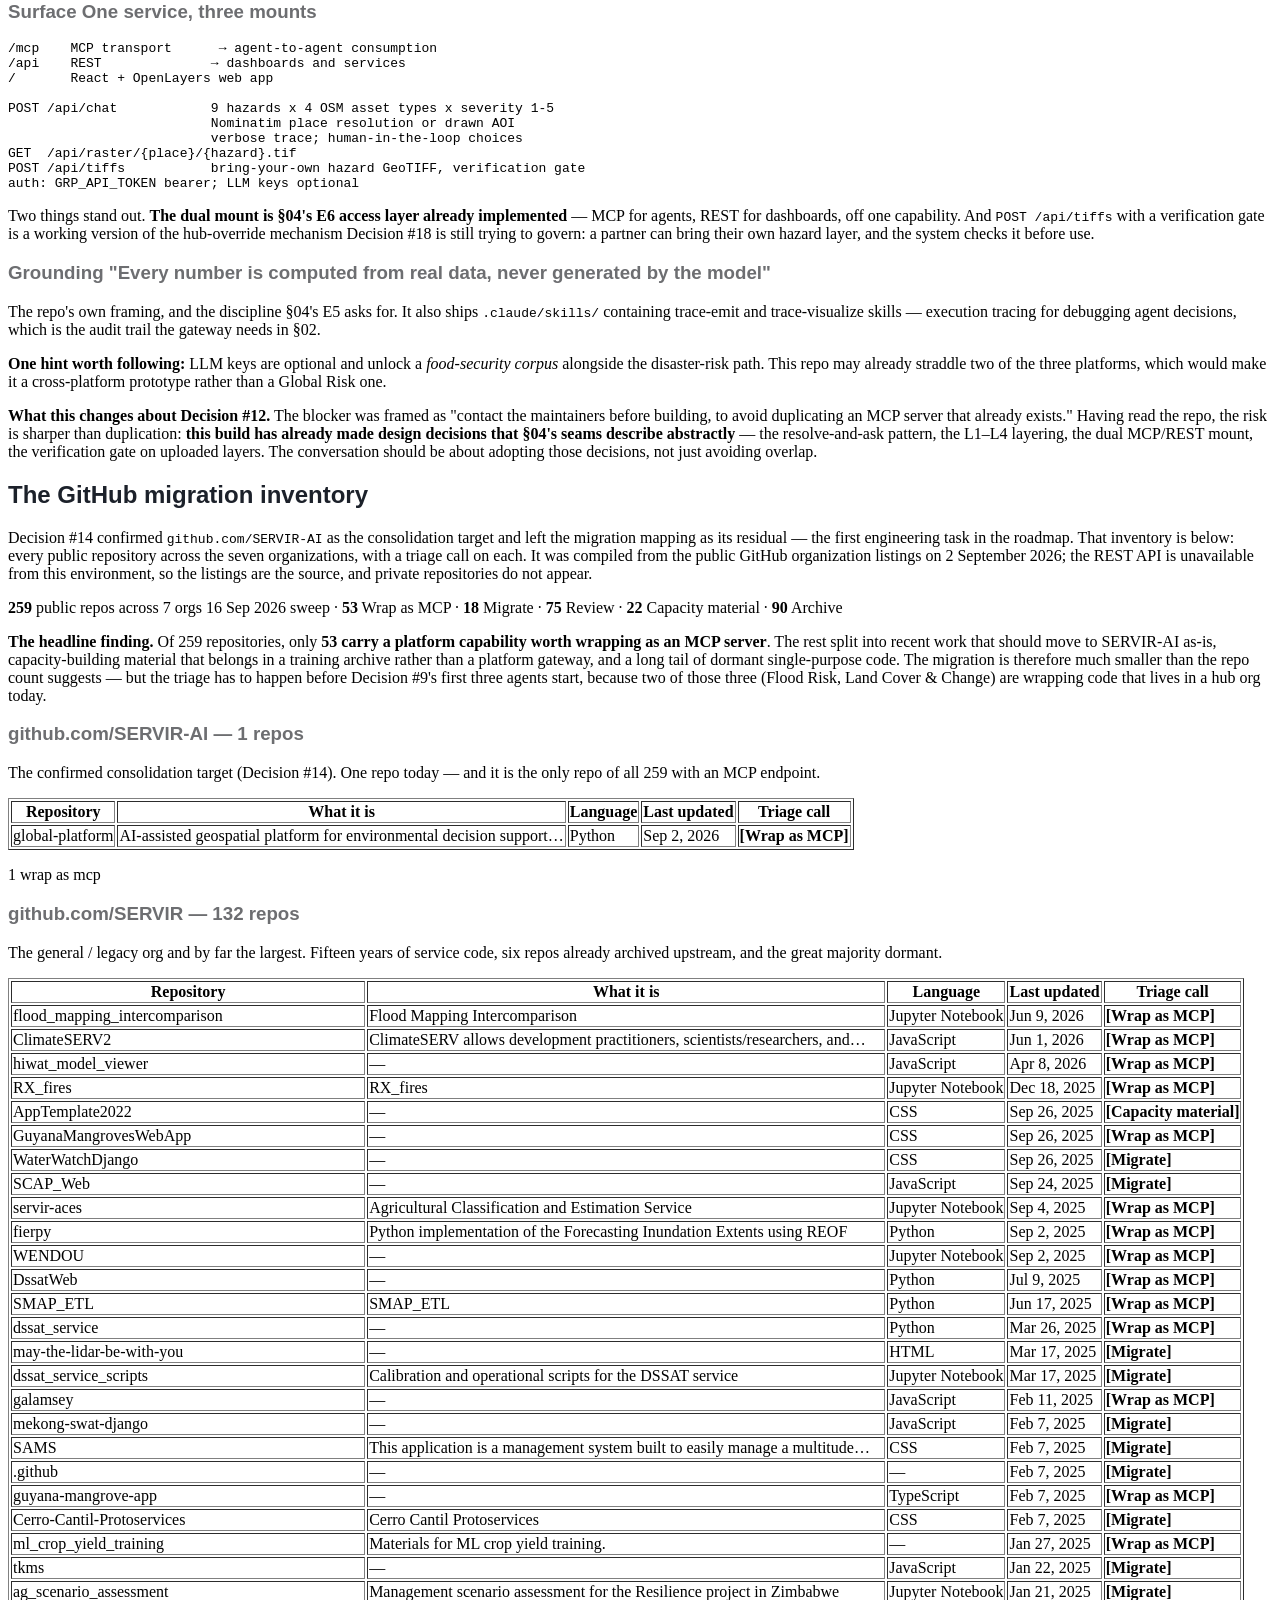
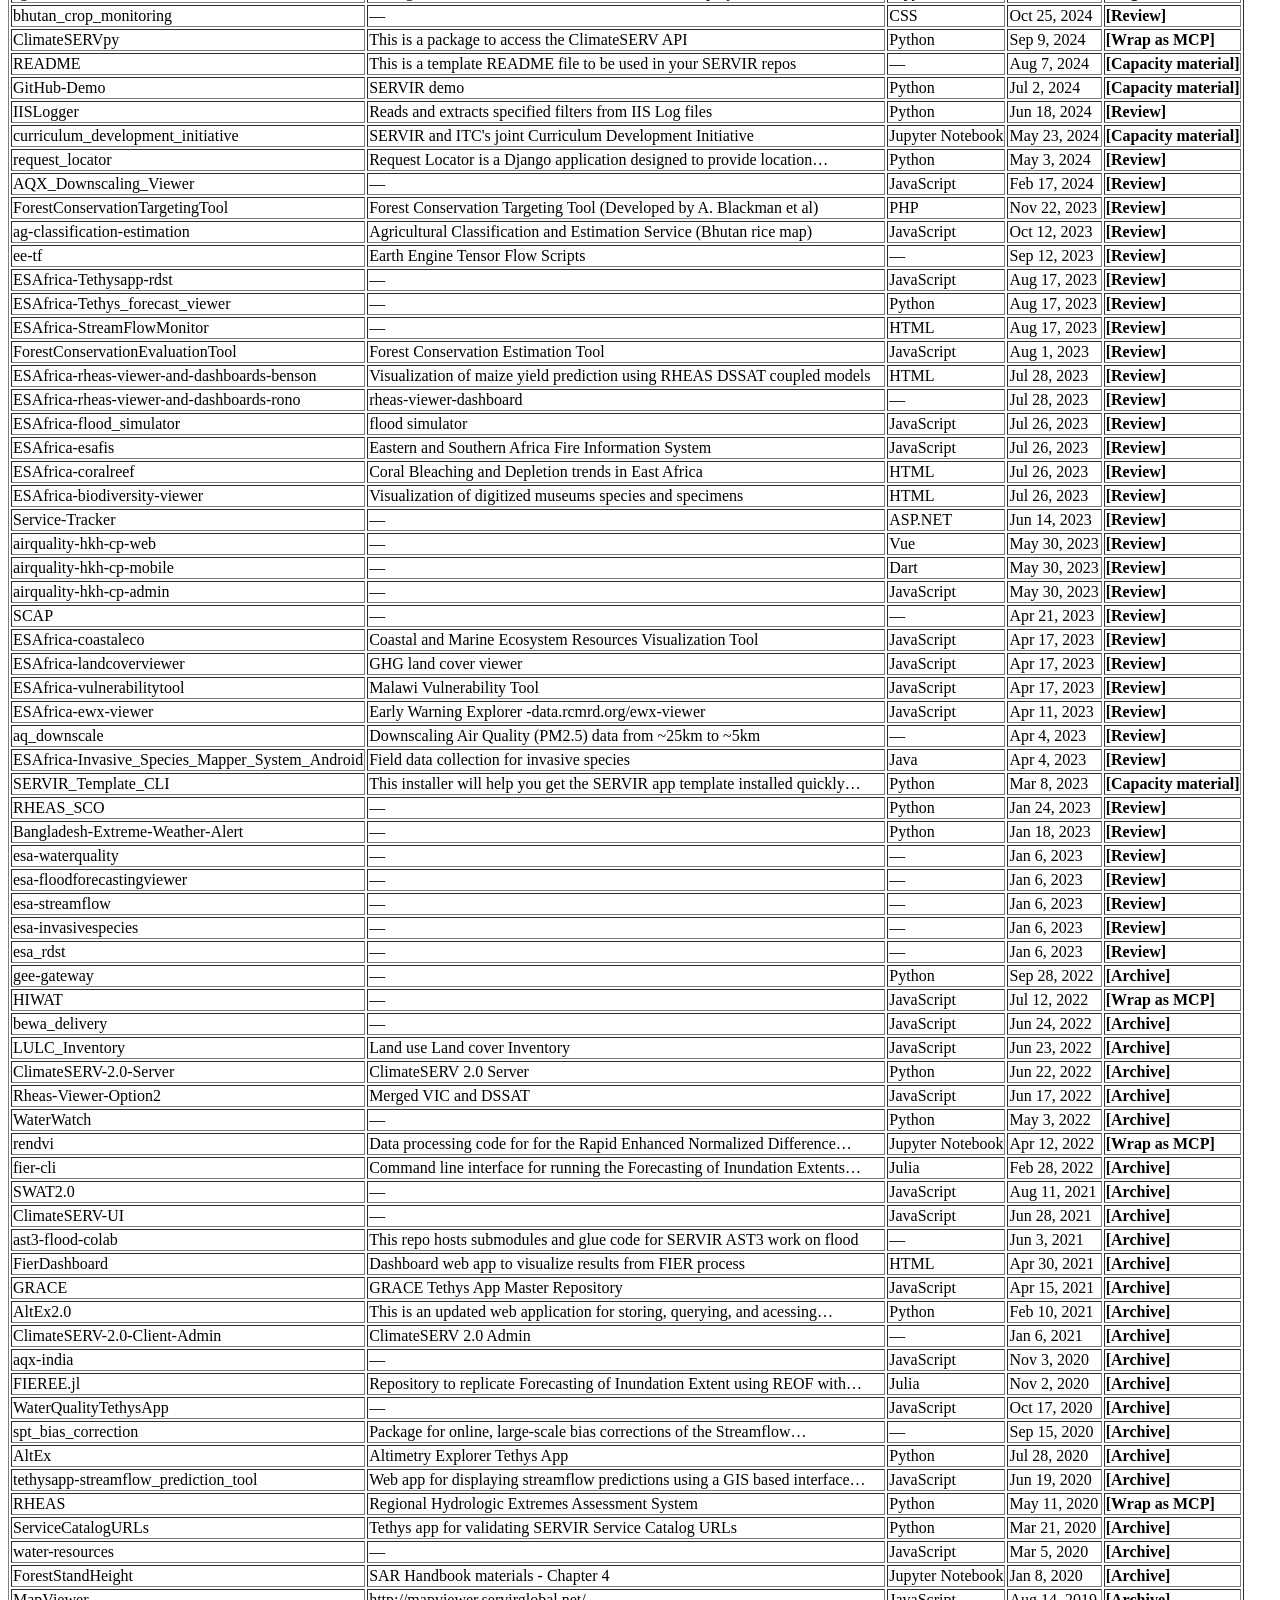
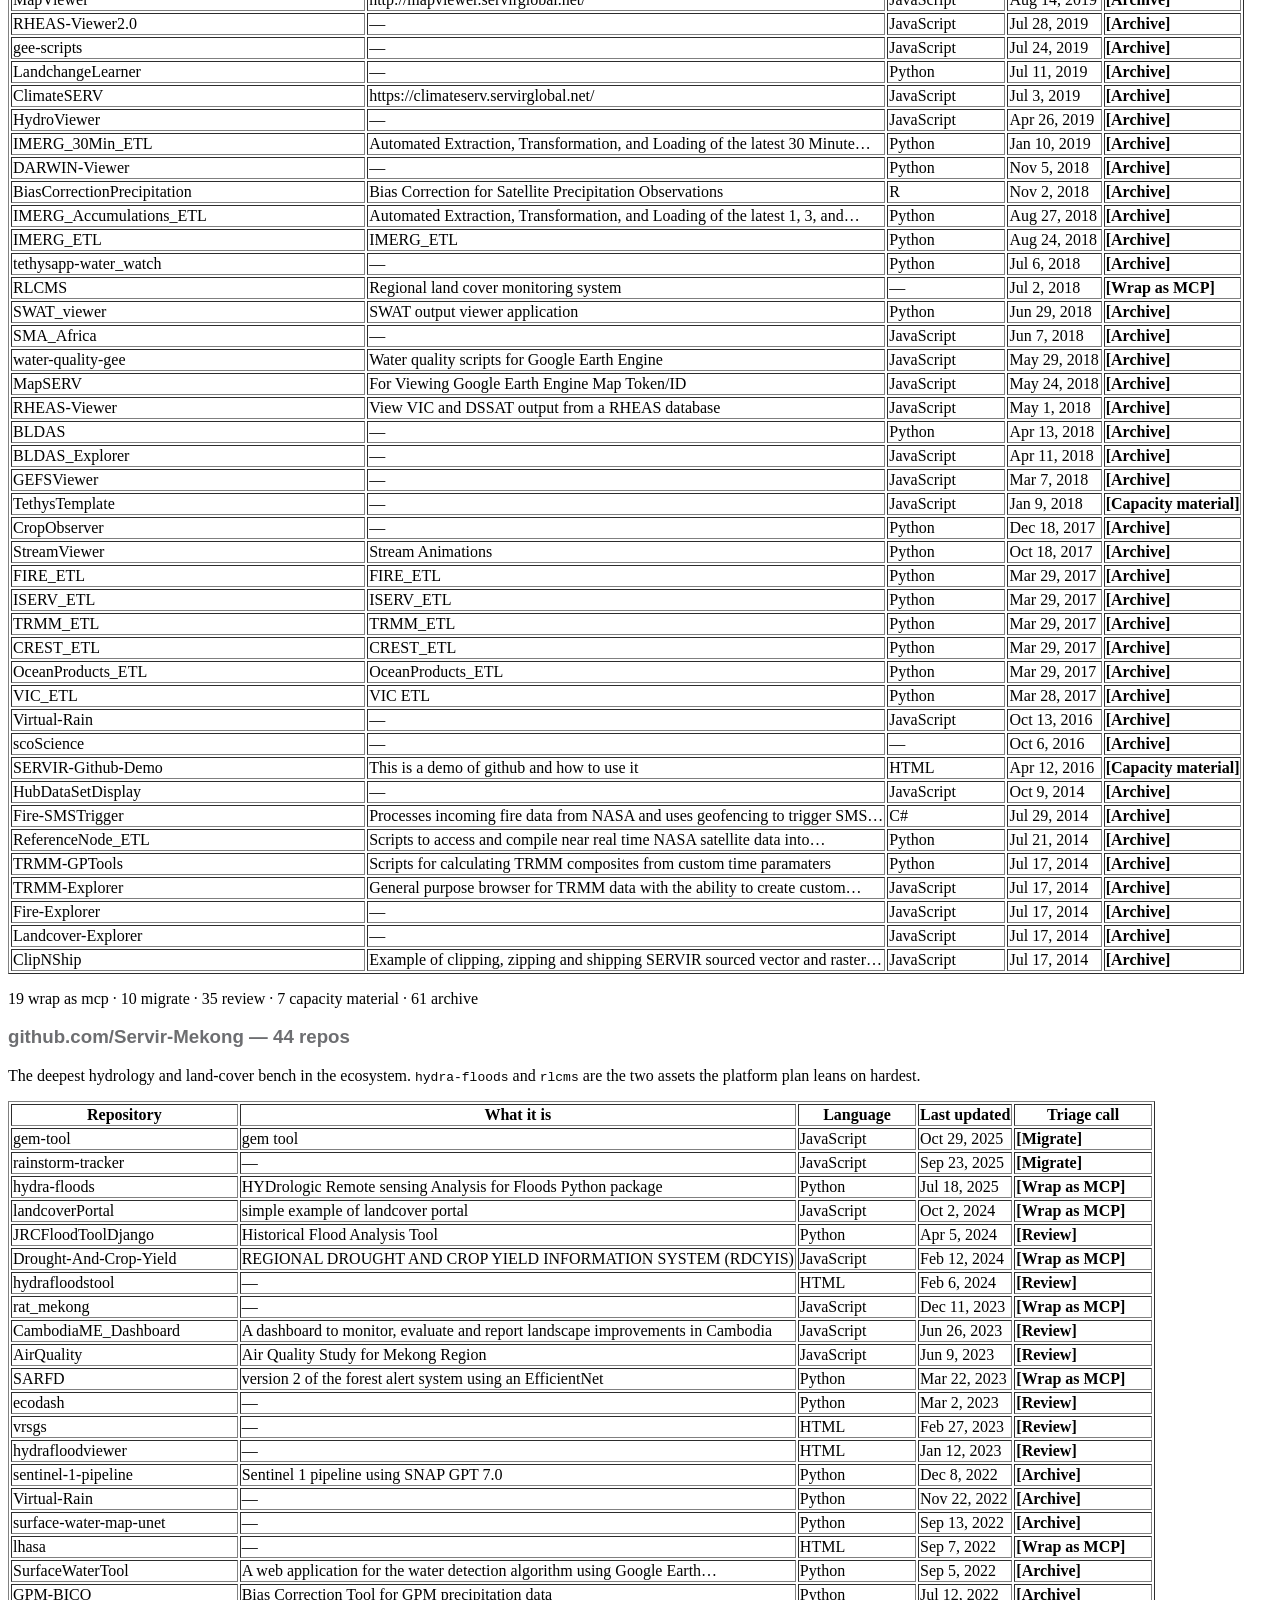
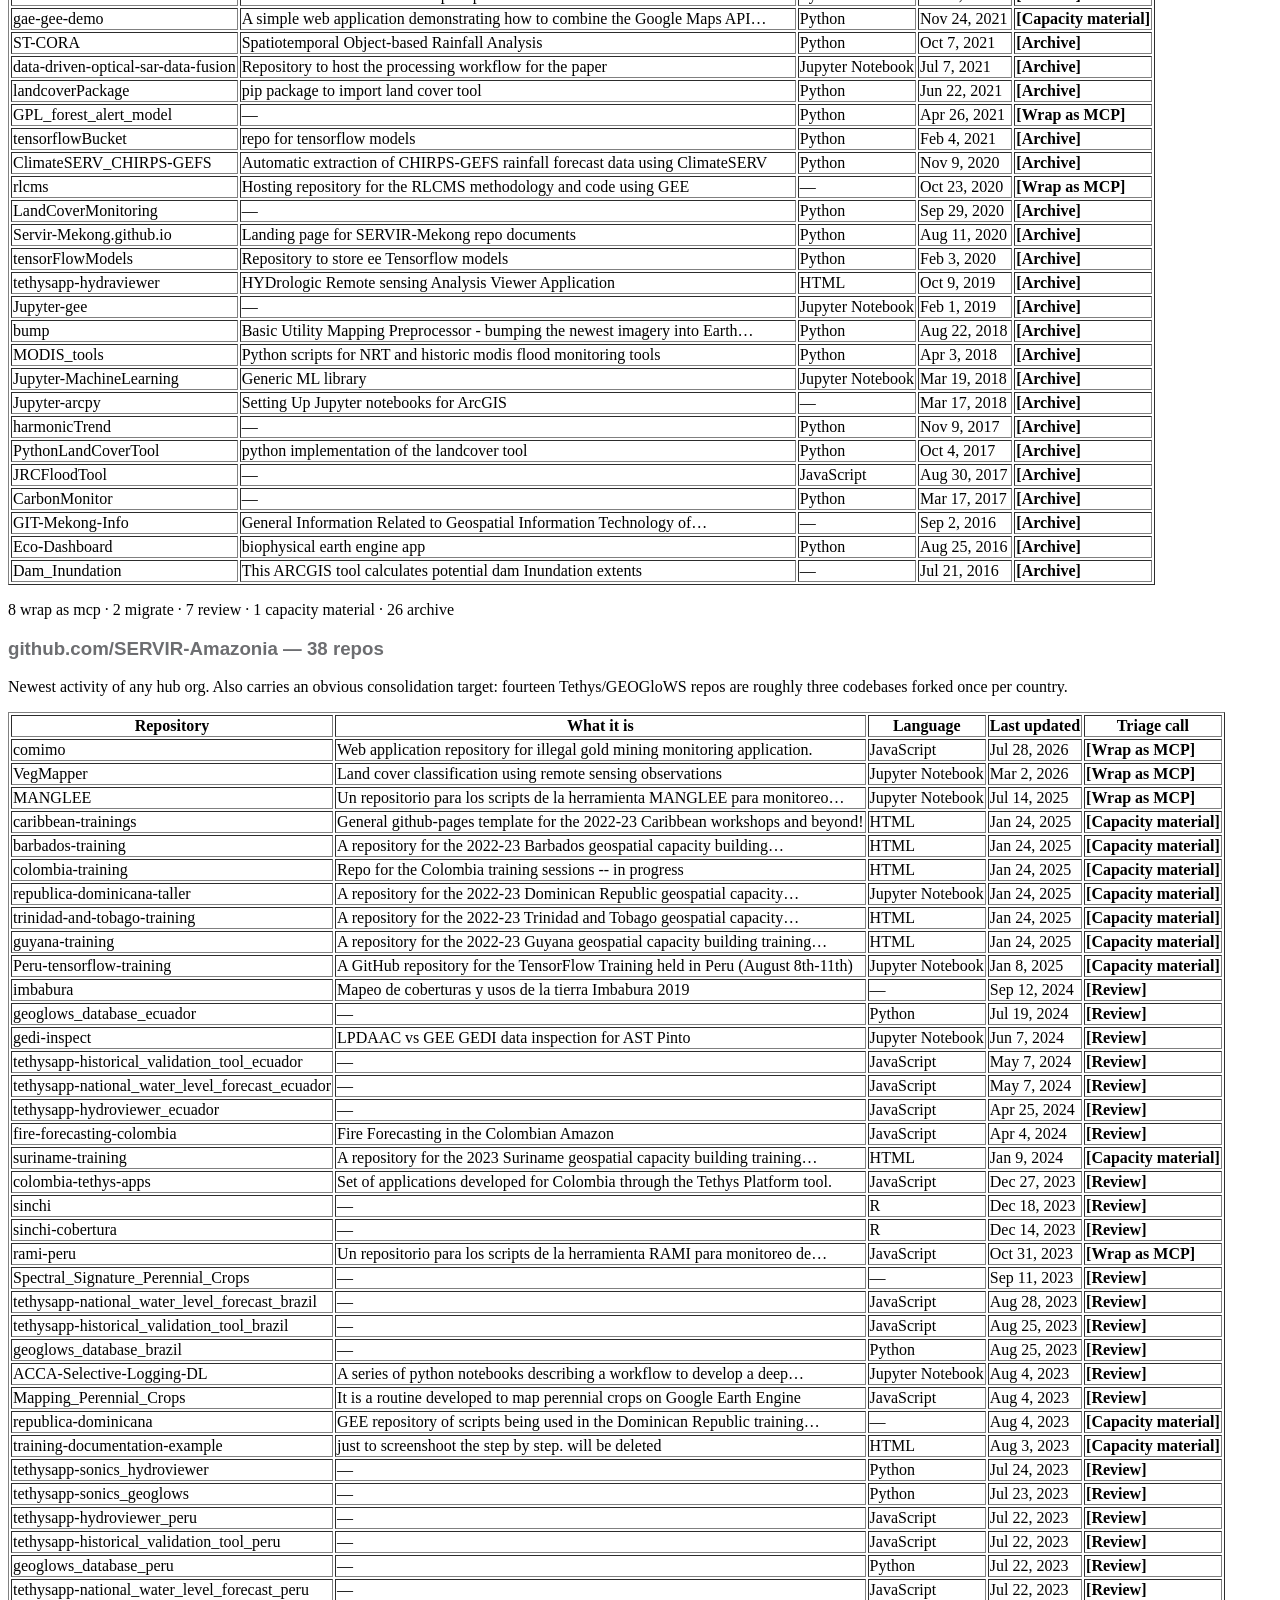
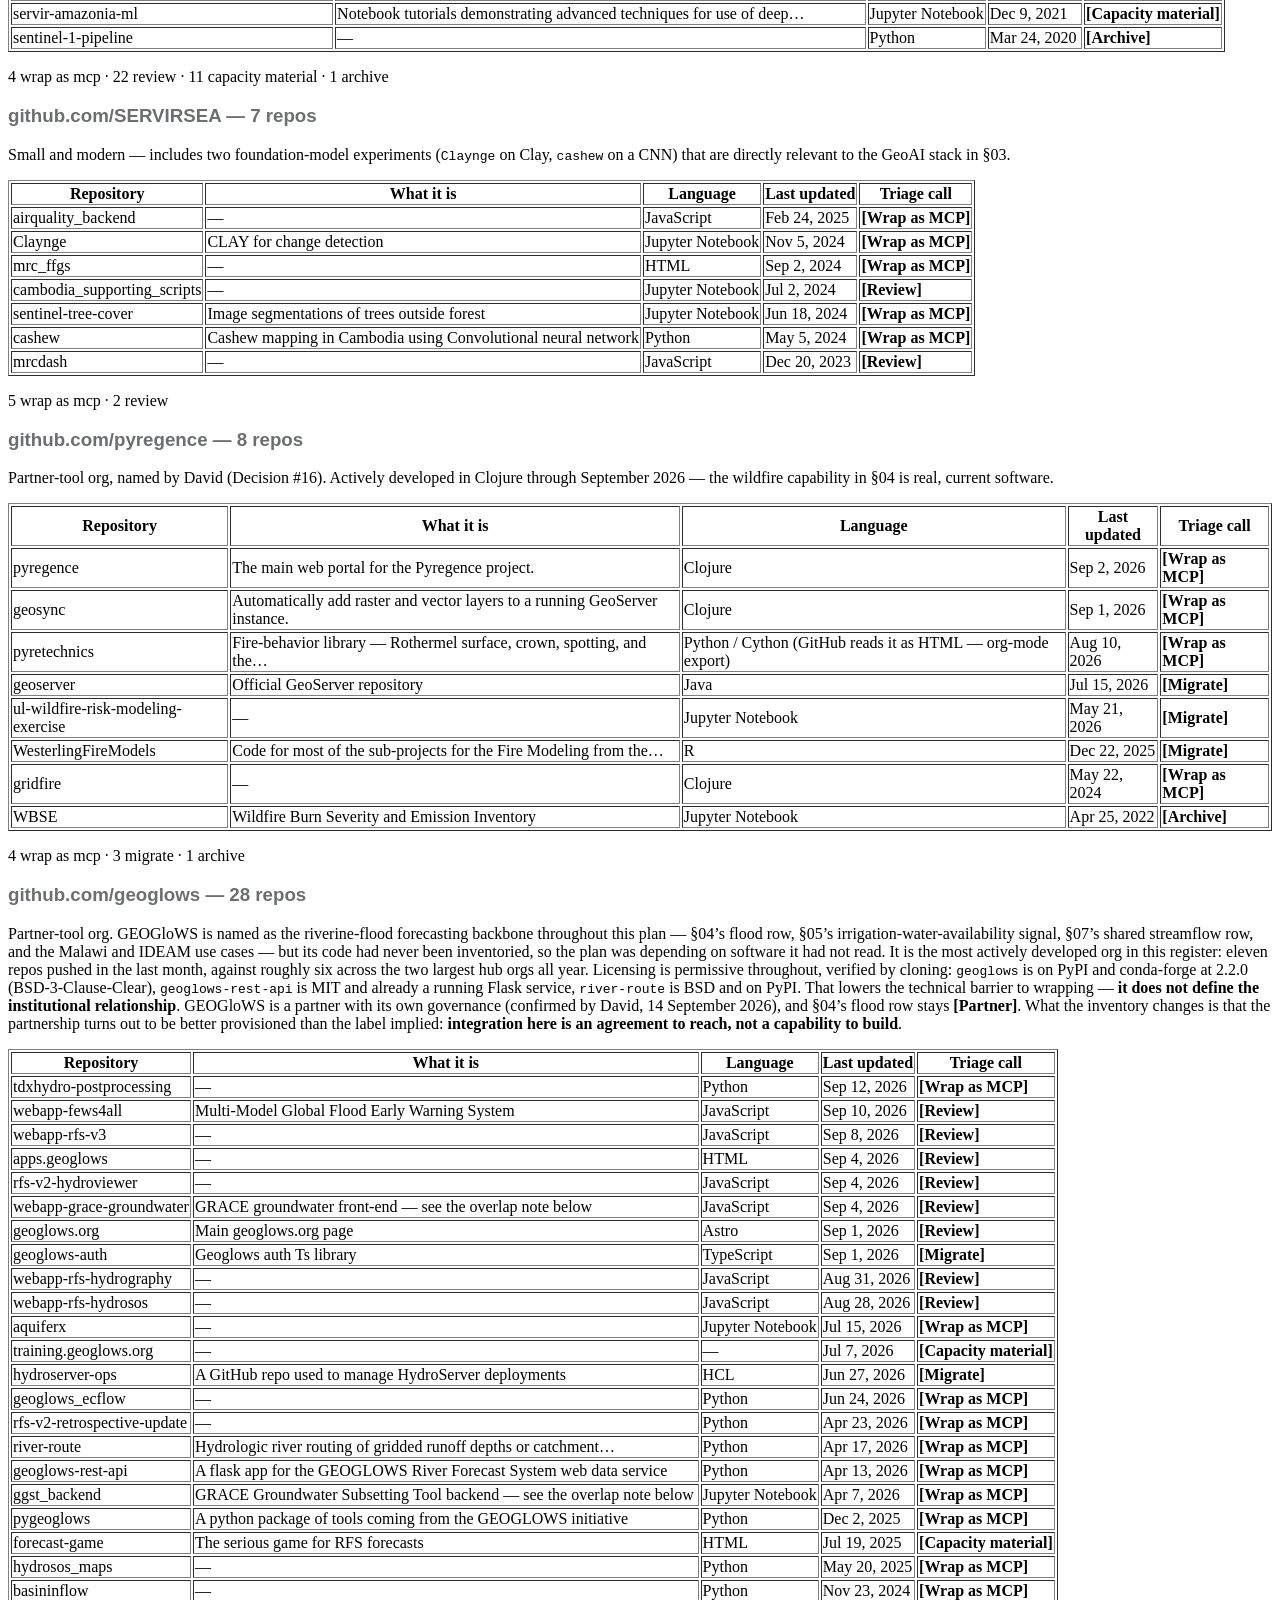
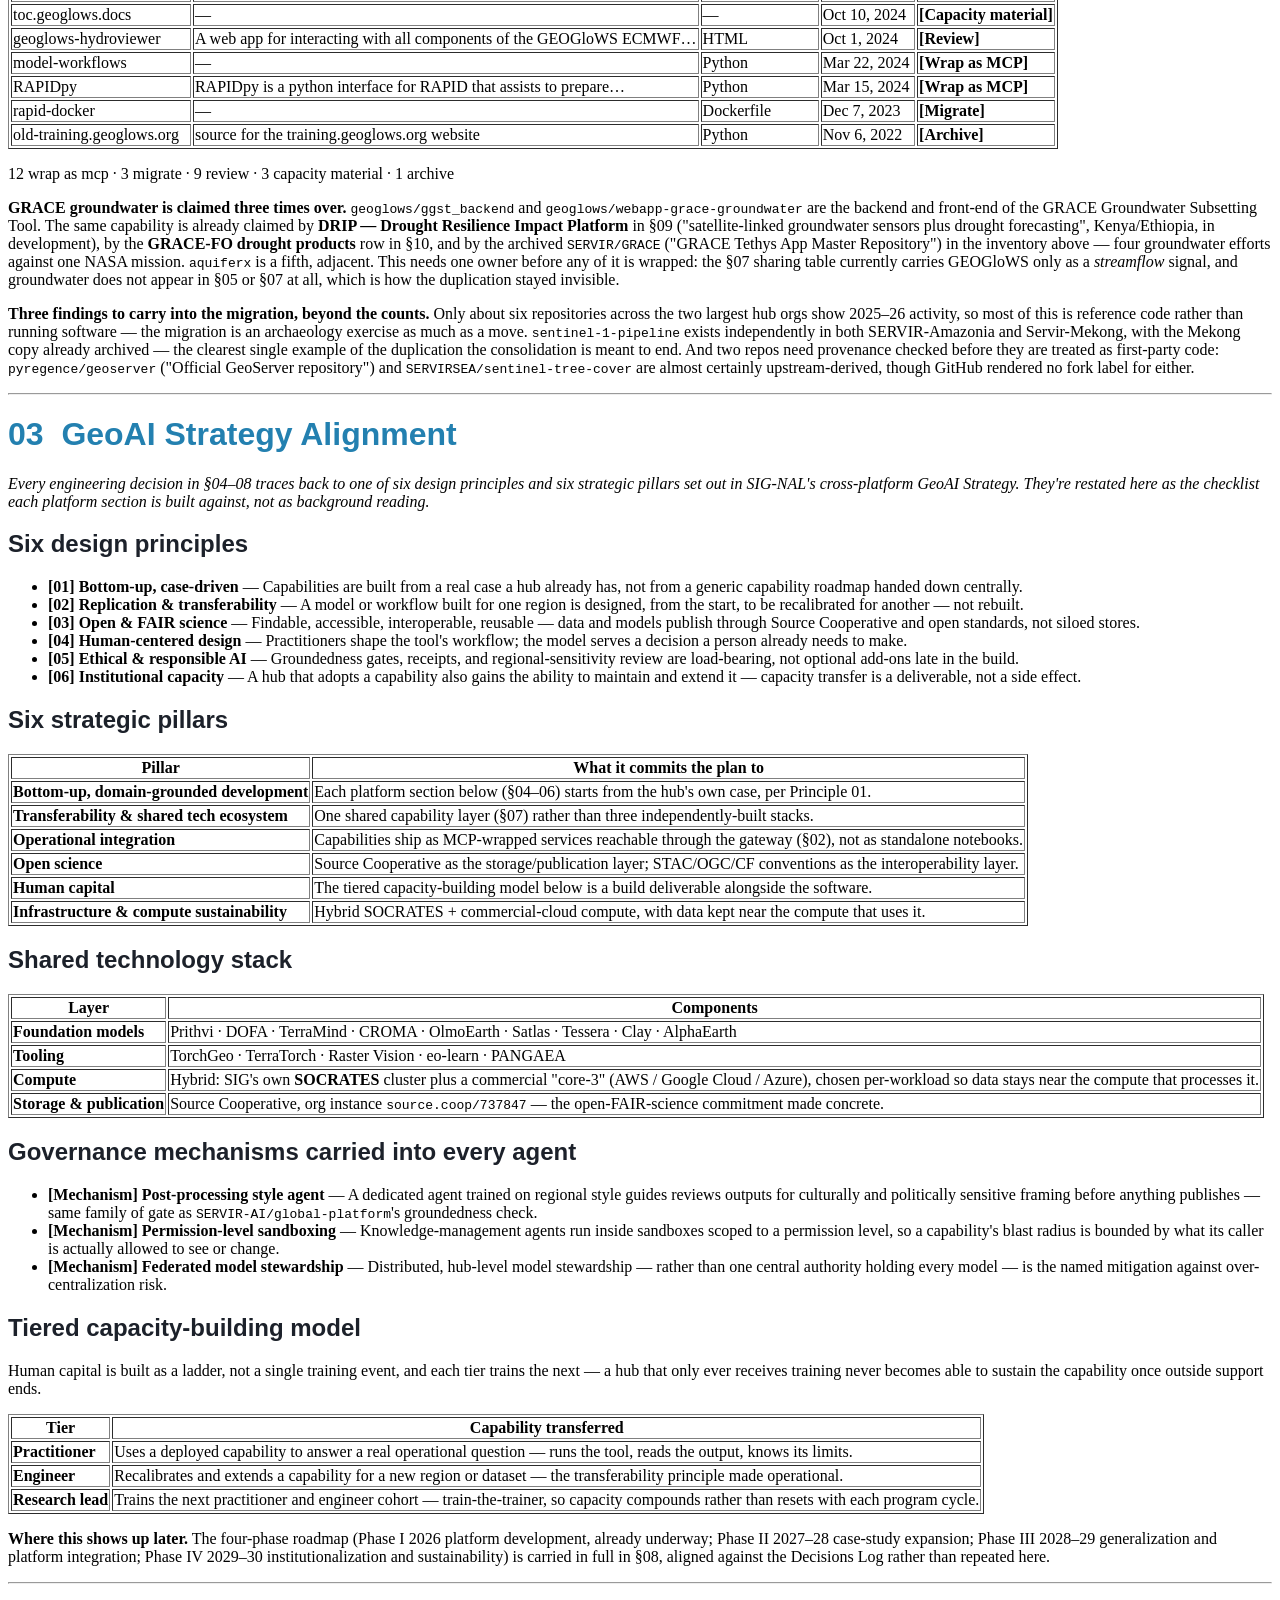
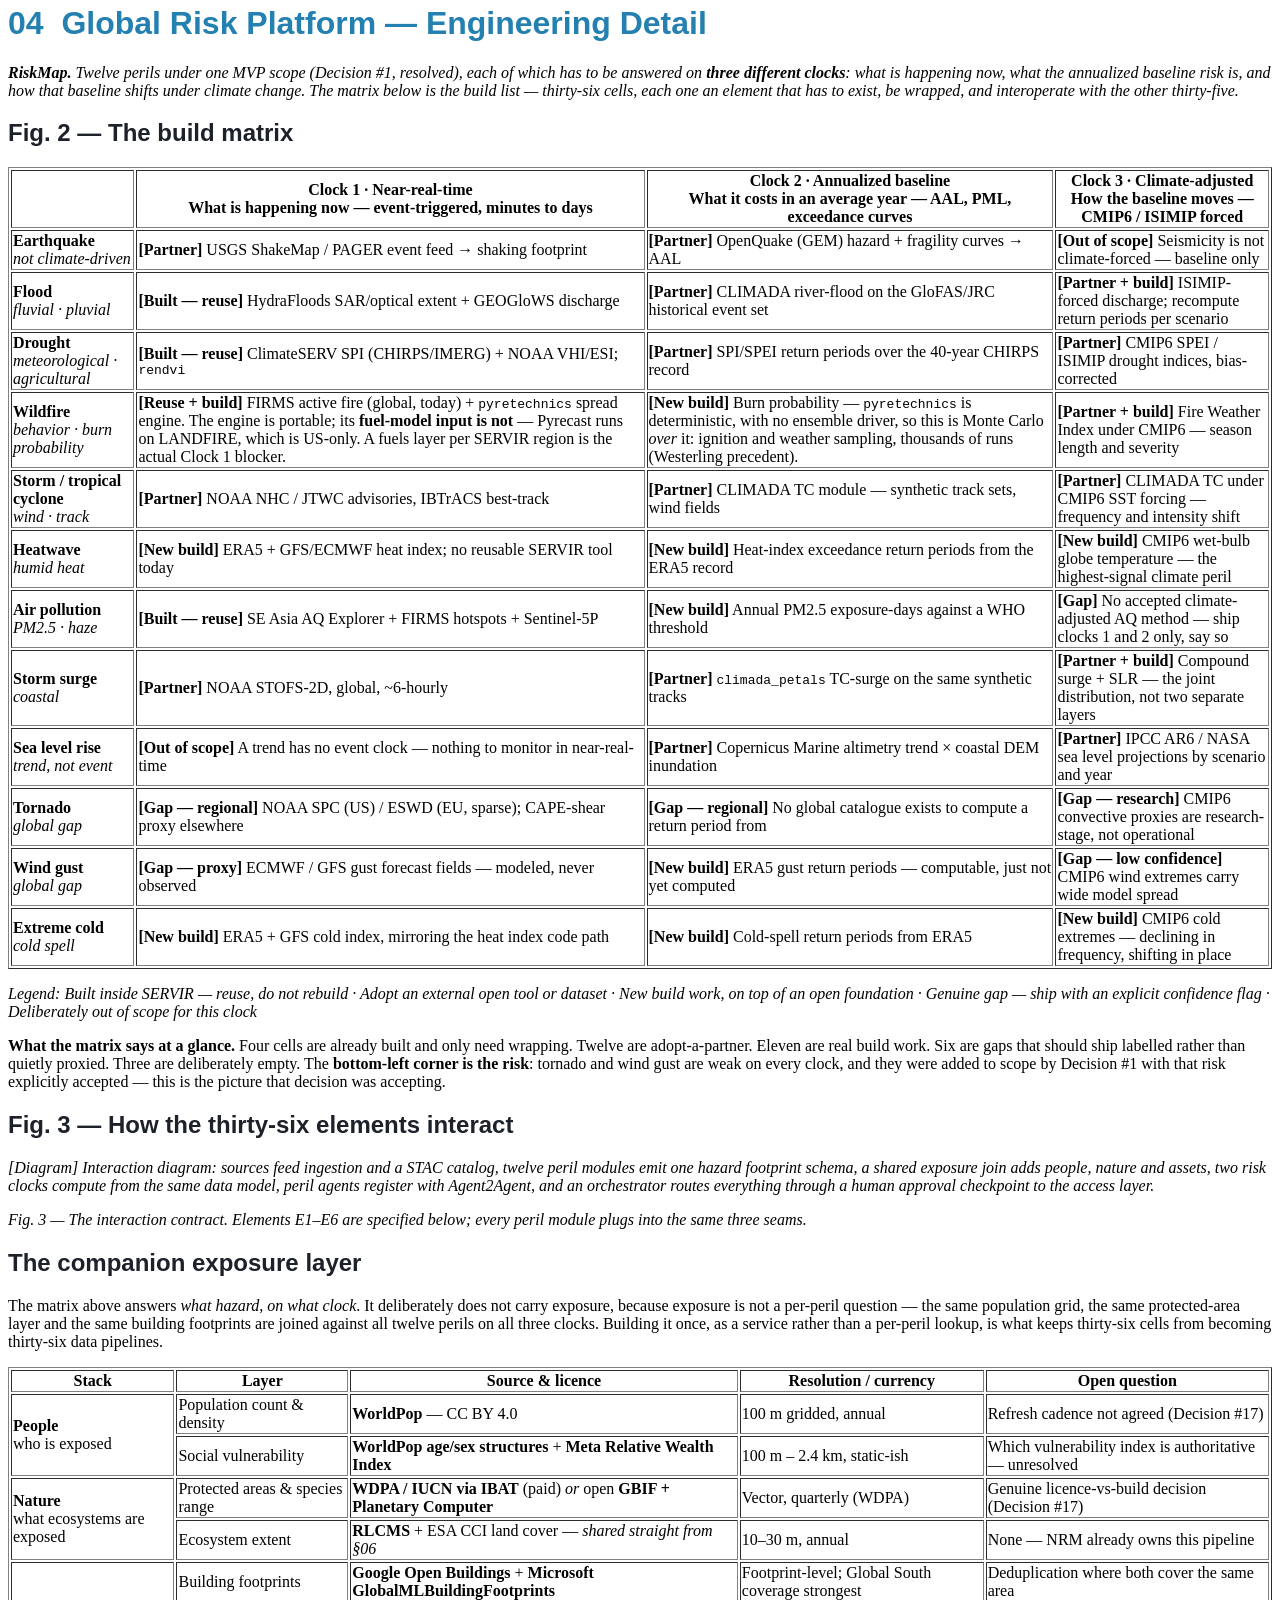
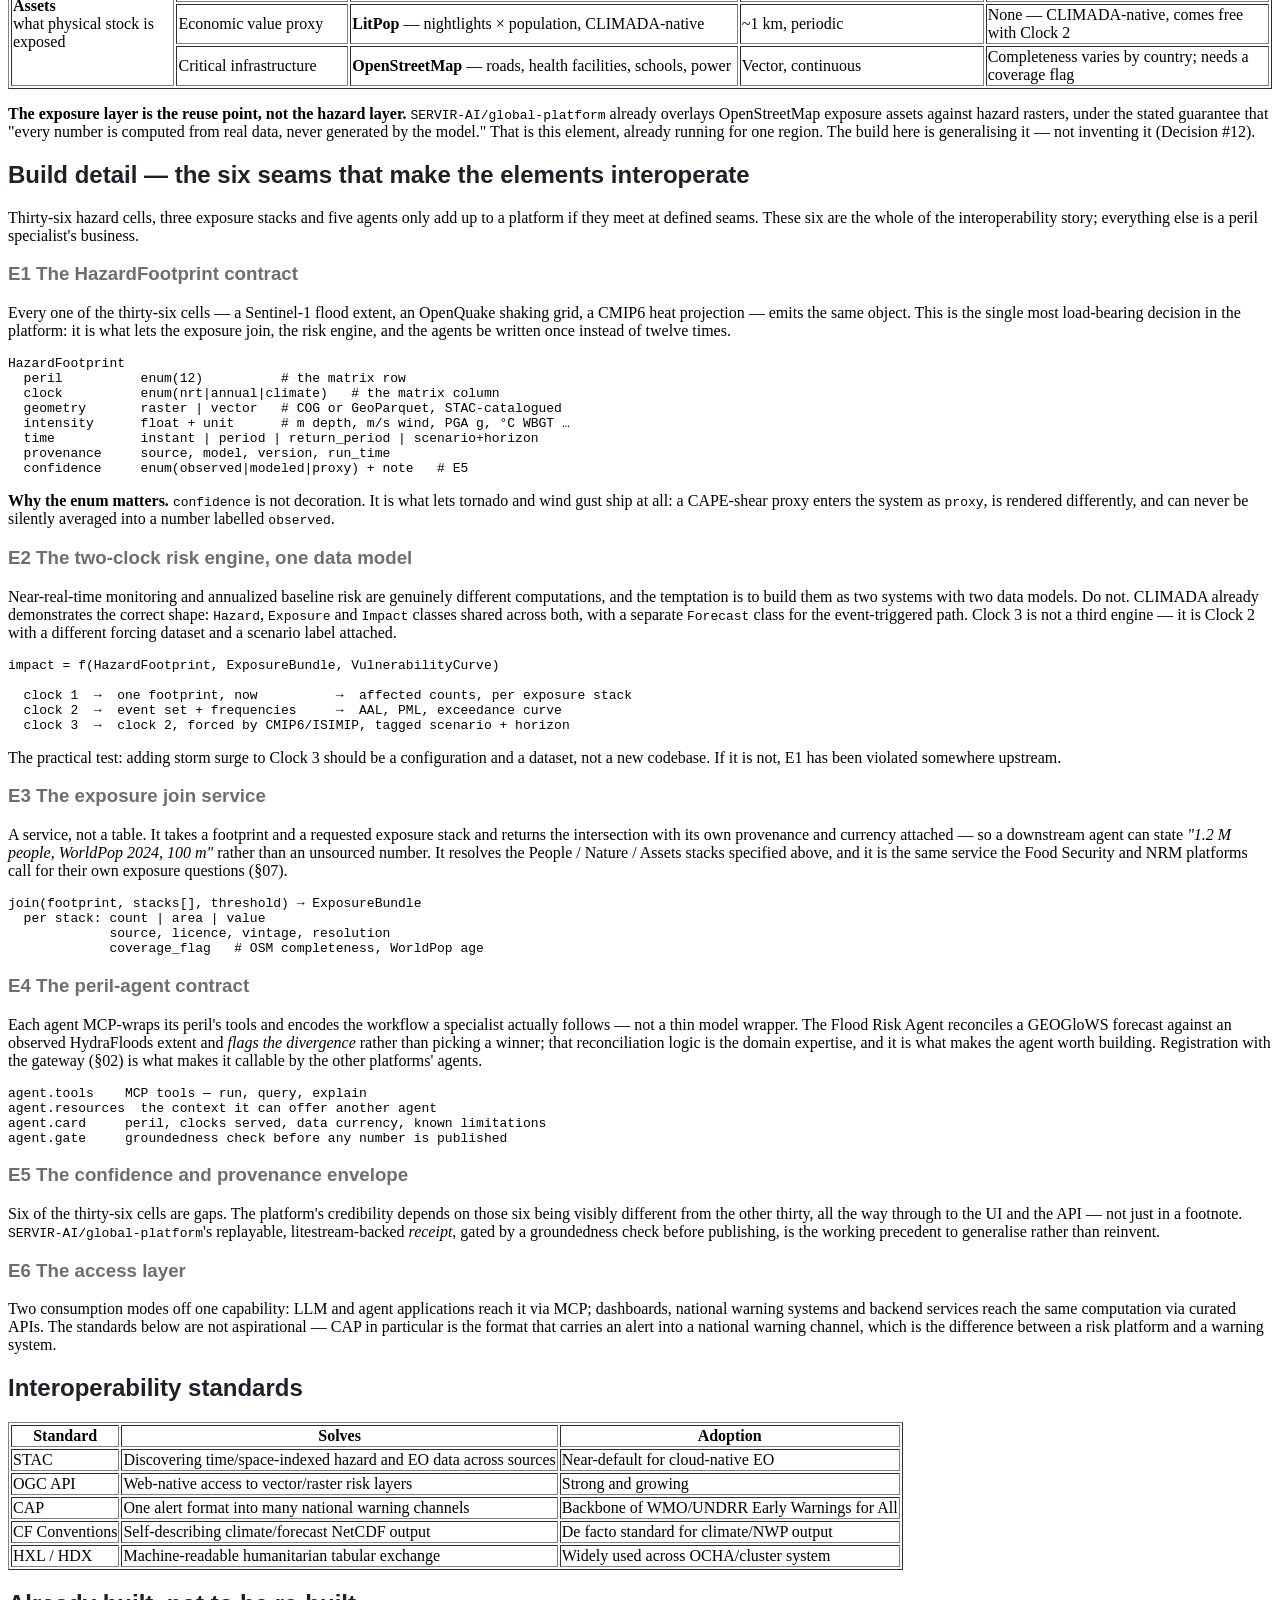
<file: SERVIR-Engineering-Plan-doc.html>
<html><body>
<p><img src="[data-uri]" alt="SERVIR — Global Collaborative" width="620"></p><p style="color:#6d6e71;font-size:9pt;">Global Risk &middot; Food Security &middot; Natural Resource Management</p><hr><h1><span style="color:#2380b0;font-family:Roboto Condensed,Arial Narrow,sans-serif;">Platform Ecosystem Engineering Plan</span></h1>
<p><i>“Connecting space to village.”</i></p>
<p>The building plan for one shared system — Global Risk, Food Security, and Natural Resource Management — architected on SIG-NAL's GeoAI Strategy and the SERVIR Global Platform Technical Integration Guide.</p>
<p><b>Prepared:</b> September 2, 2026 · Claude with David, SIG-NAL<br><b>Source of record:</b> Master Architecture v1.7<br><b>Status:</b> Engineering draft for review<br><b>Scope:</b> 3 platforms · 1 gateway · 22 decisions · 259 repos · 123 services · 34 NASA assets</p>
<p><b>Hubs:</b> West Africa &middot; Central America / Mesoamerica &middot; Hindu Kush Himalaya &middot; Southeast Asia &middot; Amazonia &middot; Eastern &amp; Southern Africa &middot; South Asia</p>
<hr>
<h2><span style="color:#1c212a;font-family:Roboto Condensed,Arial Narrow,sans-serif;">Contents</span></h2><ul>
<li>01 &nbsp; How to Build This</li>
<li>02 &nbsp; Gateway &amp; Integration Architecture</li>
<li>03 &nbsp; GeoAI Strategy Alignment</li>
<li>04 &nbsp; Global Risk Platform — Engineering Detail</li>
<li>05 &nbsp; Food Security Platform — Engineering Detail</li>
<li>06 &nbsp; Natural Resource Management Platform — Engineering Detail</li>
<li>07 &nbsp; Cross-Platform Shared Infrastructure</li>
<li>08 &nbsp; Decisions Status Board &amp; Phased Roadmap</li>
<li>09 &nbsp; Service Inventory Across the Hubs</li>
<li>10 &nbsp; NASA Programme Assets Beyond SERVIR</li>
<li>11 &nbsp; Appendix</li>
</ul><hr>
<h1><span style="color:#2380b0;font-family:Roboto Condensed,Arial Narrow,sans-serif;">01&nbsp;&nbsp;How to Build This</span></h1>
<p><i>This plan turns the Master Architecture (v1.7) and SIG-NAL's GeoAI Strategy into a single build order: one shared data-and-capability layer, one gateway, and three platform domains that pull from it rather than duplicate it. Global Risk, Food Security, and NRM are <b>scoping and funding lenses</b>, not three codebases — every capability below is built once, wrapped once, and registered once, regardless of which platform's budget paid for it.</i></p>
<ul>
<li><b>[Principle 01]</b> <b>One system, three domains</b> &mdash; A government analyst, a hub scientist, and a development-partner engineer all pull from the same shared layer to build whatever solution their problem calls for.</li>
<li><b>[Principle 02]</b> <b>Wrap once, reuse everywhere</b> &mdash; Every capability — internal or partner-owned — becomes an MCP server once, then any authorized agent across all three domains can call it via Agent2Agent.</li>
<li><b>[Principle 03]</b> <b>Vendor-agnostic by policy</b> &mdash; Agents are defined by their MCP-wrapped tools and encoded domain/workflow expertise — callable by Claude, GPT-class models, Gemini, or an open-weight model on SOCRATES.</li>
<li><b>[Principle 04]</b> <b>Build toward SERVIR-AI</b> &mdash; <code>github.com/SERVIR-AI</code> is the confirmed consolidation org — the master gateway everything migrates into, not one option among several (Decision #14).</li>
</ul>
<h2><span style="color:#1c212a;font-family:Roboto Condensed,Arial Narrow,sans-serif;">The shared system, top to bottom</span></h2>
<p><i>[Diagram] Diagram of the one-system, three-domain architecture: users at top, three platform domains, an orchestrator agent layer, the SERVIR-AI gateway, MCP-wrapped capabilities, and the shared data layer at bottom, with the GeoAI Strategy wrapping the whole stack.</i></p>
<p><i>Fig. 1 — One shared stack, three domains on top. Section numbers point to where each layer is specified below.</i></p>
<p><b>What this plan is, precisely.</b> A build order for the shared gateway and capability layer, the per-platform agents that sit on top of it, and the sequencing that gets from today's scattered hub repos to the SERVIR-AI-consolidated system — grounded entirely in Master Architecture v1.7 and the GeoAI Strategy document, with nothing invented that wasn't already decided or already researched this project.</p>
<hr>
<h1><span style="color:#2380b0;font-family:Roboto Condensed,Arial Narrow,sans-serif;">02&nbsp;&nbsp;Gateway &amp; Integration Architecture</span></h1>
<p><i>Two internal documents independently describe the same mechanism — the <b>SERVIR Global Platform Technical Integration Guide</b> and SIG-NAL's <b>GeoAI Strategy</b> — which means GeoAI capabilities don't need their own integration architecture. A model, an alert feed, and a classifier all become available the same way.</i></p>
<h2><span style="color:#1c212a;font-family:Roboto Condensed,Arial Narrow,sans-serif;">The wrap-once pattern</span></h2>
<ul>
<li><b>[Step 1]</b> <b>MCP-wrap the capability</b> &mdash; Resources for the context it provides, tools for the actions/analysis it performs. Owner, data currency, and known limitations stated up front, per the Integration Guide's checklist.</li>
<li><b>[Step 2]</b> <b>Define the domain agent</b> &mdash; Encodes domain expertise (the science a specialist would apply) and workflow expertise (the sequence that specialist actually follows) — not just a thin wrapper on the model.</li>
<li><b>[Step 3]</b> <b>Register with the gateway</b> &mdash; Identity, policy, routing, and audit handled once, centrally — any other domain's agent can now call it via Agent2Agent instead of re-implementing it.</li>
<li><b>[Step 4]</b> <b>Consume from anywhere</b> &mdash; LLM/agent applications reach it via MCP; dashboards and backend services reach the same capability via curated APIs — one capability, two access modes.</li>
</ul>
<h2><span style="color:#1c212a;font-family:Roboto Condensed,Arial Narrow,sans-serif;">Gateway components</span></h2>
<table border='1'>
<tr><th>Component</th><th>Function</th><th>Status</th></tr>
<tr><td><b>Identity</b></td><td>Authenticates callers — hub staff, partner engineers, agents acting on their behalf — before any capability is reachable.</td><td><b>[To spec]</b></td></tr>
<tr><td><b>Policy</b></td><td>Per-capability access rules; the EUDR compliance module and wildlife-trafficking case data need stricter control than open monitoring feeds.</td><td><b>[To spec]</b></td></tr>
<tr><td><b>Routing</b></td><td>Directs an MCP or API call to the correct capability instance, including regionally-calibrated hub overrides of a global default.</td><td><b>[To spec]</b></td></tr>
<tr><td><b>Audit</b></td><td>Records what was called, by whom, against which data version — the human-approval-checkpoint trail the GeoAI Strategy requires.</td><td><b>[To spec]</b></td></tr>
<tr><td><b>Agent2Agent registry</b></td><td>Where every domain agent (Flood Risk, Field &amp; Crop-Type, Land Cover &amp; Change, …) is discoverable by every other agent.</td><td><b>[To spec]</b></td></tr>
</table>
<h2><span style="color:#1c212a;font-family:Roboto Condensed,Arial Narrow,sans-serif;">What already exists at the consolidation point</span></h2>
<p><code>github.com/SERVIR-AI/global-platform</code> is not a scaffold — it's a live, actively-developed MCP server (LangGraph + FastMCP, 183 commits, 3 contributors, EPL-2.0) already answering natural-language disaster-risk questions for Southeast Asia across flood, flash flood, drought, fire, landslide, cyclone, storm, tsunami, and earthquake, and already pulling in Food Security data (GEOGLAM, ENSO/IOD). It mints every answer as a replayable, litestream-backed <i>receipt</i>, gated by a groundedness check before publishing — real precedent for the human-approval checkpoint this whole gateway needs, not a pattern to invent from scratch.</p>
<p>What it does <b>not</b> have yet: the gateway itself (identity/policy/routing/audit) or Agent2Agent federation — one LangGraph pipeline inside one FastAPI service, not a hub for every platform's agents. Positioning: this plan's gateway <i>wraps and federates</i> what's already running there, rather than competing with it.</p>
<p><b>Blocking dependency (Decision #12).</b> David is reaching out to <code>SERVIR-AI/global-platform</code>'s three active maintainers directly — not yet done as of this plan. No agent build in §04–06 should start before that conversation happens, to avoid duplicating a Global Risk / Food Security MCP server that already exists.</p>
<h2><span style="color:#1c212a;font-family:Roboto Condensed,Arial Narrow,sans-serif;">Migrating the scattered state into SERVIR-AI</span></h2>
<p>David named the org's actual GitHub footprint directly: <code>github.com/SERVIR-AI</code> is confirmed as “the master one that everything will end up in and where people are building things” (Decision #14). Four hub-level orgs hold the current, more scattered build activity — that inventory is now complete and carried in full below — <b>259</b> public repositories, each with a triage call (Decision #14's residual, closed). The count moved from 230 to 231 on 9 September 2026 when <code>Platform-Inventory</code> itself was made public, taking SERVIR-AI from one repo to two — caught by the automated sweep, which is the intended behaviour — and to 259 on 16 September 2026 when <code>github.com/geoglows</code> was inventoried for the first time. GEOGloWS is named as the riverine-flood forecasting backbone throughout this plan; its 28 repositories had never been read, and until <code>geoglows</code> was added to <code>scripts/sweep.py</code> the authoritative record disagreed with the plan by exactly that many. <b>The authoritative count is </b><b><code>data/servir-repos.json</code></b><b> in that repo, refreshed weekly; the figure quoted in this prose is a reading, not the record, and will drift between sweeps.</b></p>
<table border='1'>
<tr><th>Org</th><th>Read as</th><th>Migration action</th></tr>
<tr><td>github.com/SERVIR-AI</td><td>Confirmed consolidation target</td><td><b>[Destination]</b> Gateway and agent registry live here.</td></tr>
<tr><td>github.com/SERVIR-AI/global-platform</td><td>Existing MCP server, SE Asia-scoped</td><td><b>[Wrap &amp; federate]</b> Extend with gateway + A2A rather than replace.</td></tr>
<tr><td>github.com/SERVIR-Amazonia</td><td>Hub-level repos (Amazon-region tools — CoMiMo/RAMI-adjacent, TerraOnTrack, VegMapper, TerraBio)</td><td><b>[Inventoried]</b> 38 repos — 6 wrap, 14 Tethys duplicates to consolidate.</td></tr>
<tr><td>github.com/Servir-Mekong</td><td>Hub-level repos (HydraFloods and Mekong regional tools)</td><td><b>[Inventoried]</b> 44 repos — deepest hydrology bench.</td></tr>
<tr><td>github.com/SERVIRSEA</td><td>Hub-level repos (Southeast Asia — RiskMap-adjacent)</td><td><b>[Inventoried]</b> 7 repos — two foundation-model experiments.</td></tr>
<tr><td>github.com/SERVIR</td><td>General/legacy org</td><td><b>[Inventoried]</b> 132 repos — the bulk of the archaeology.</td></tr>
<tr><td>github.com/geoglows</td><td>Partner-tool org — GEOGloWS River Forecast System, the riverine-flood backbone named in §04, §05 and §07</td><td><b>[Partner — wrap, do not migrate]</b> 28 repos, BSD/MIT, live software. Reach an integration agreement; the code stays where it is.</td></tr>
</table>
<h2><span style="color:#1c212a;font-family:Roboto Condensed,Arial Narrow,sans-serif;">Vendor-agnostic by design (Decision #10)</span></h2>
<p>MCP and Agent2Agent are open protocols, not one vendor's product. Every domain agent built under this plan must stay callable by whichever LLM backend a given hub or partner actually has access to — Claude, GPT-class models, Gemini, or an open-weight model run on SIG's own <b>SOCRATES</b> cluster. Google.org's funding of AgriNexus does not imply a Google-only model stack; this is settled policy, confirmed, not an assumption to revisit per platform.</p>
<h2><span style="color:#1c212a;font-family:Roboto Condensed,Arial Narrow,sans-serif;">What is being built right now in SERVIR-AI</span></h2>
<p>Three repositories in the consolidation org are where the current build is actually being organised. They are named here by David; two are private and could not be read from outside, so this plan records what they are for and flags what it needs.</p>
<table border='1'>
<tr><th>Repository</th><th>Role</th><th>State</th><th>What this plan needs from it</th></tr>
<tr><td><b>SERVIR-AI/global-platform</b></td><td>The working prototype of the gateway pattern — a live disaster-risk agent&hellip;</td><td><b>[Public · active]</b> EPL-2.0, 228 commits, updated Sept 2026</td><td>Read directly. Detailed below — it is the closest thing to a reference&hellip;</td></tr>
<tr><td><b>SERVIR-AI/geoai-hub</b></td><td>"Where we are organizing things" — the organising hub for the GeoAI build</td><td><b>[Private]</b> — 404 to unauthenticated access</td><td>Its structure should define how §04–06's agents are organised. Needs&hellip;</td></tr>
<tr><td><b>SERVIR-AI/impact-tracker</b></td><td>Where impact reporting is being organised</td><td><b>[Private]</b> — 404 to unauthenticated access</td><td>The natural home for the use-case evidence in §04–06 and the service&hellip;</td></tr>
</table>
<h2><span style="color:#1c212a;font-family:Roboto Condensed,Arial Narrow,sans-serif;">global-platform, in detail — the reference implementation</span></h2>
<p>This is not a scaffold. It is an active build with tests, checked-in end-to-end example payloads, a Dockerfile and GCP deploy config, and near-daily commits. Read closely, it already implements four of the six seams §04 specifies — which makes it the thing to extend rather than the thing to compete with.</p>
<h3><span style="color:#6d6e71;font-family:Roboto Condensed,Arial Narrow,sans-serif;">Pipeline question → route → resolve → fetch → operate → finalize</span></h3>
<p>A LangGraph pipeline inside one FastAPI service. The <b>resolve</b> step is the interesting one: when a question is ambiguous between exposure, precomputed risk and recomputed risk, <b>it asks the user to choose rather than guessing</b>, and resumes via a <code>thread_id</code>. That is the human-approval checkpoint from §04's E4 already built, not a design note.</p>
<h3><span style="color:#6d6e71;font-family:Roboto Condensed,Arial Narrow,sans-serif;">Data model Four layers, two of them built</span></h3>
<pre>L1  precomputed risk                    IMPLEMENTED
L2  recomputed from reclassed layers    IMPLEMENTED
L3  on-the-fly reclassification         PLANNED
L4  upstream-provider fetch             PLANNED</pre>
<p>This maps almost exactly onto §04's two-clock engine (E2). L1 and L2 are the near-real-time and recomputed paths; L4 — fetching from an upstream provider on demand — is what federating other hubs' capabilities through the gateway would need. <b>The roadmap gap in this repo and the build order in this plan are the same gap.</b></p>
<h3><span style="color:#6d6e71;font-family:Roboto Condensed,Arial Narrow,sans-serif;">Surface One service, three mounts</span></h3>
<pre>/mcp    MCP transport      → agent-to-agent consumption
/api    REST              → dashboards and services
/       React + OpenLayers web app

POST /api/chat            9 hazards x 4 OSM asset types x severity 1-5
                          Nominatim place resolution or drawn AOI
                          verbose trace; human-in-the-loop choices
GET  /api/raster/{place}/{hazard}.tif
POST /api/tiffs           bring-your-own hazard GeoTIFF, verification gate
auth: GRP_API_TOKEN bearer; LLM keys optional</pre>
<p>Two things stand out. <b>The dual mount is §04's E6 access layer already implemented</b> — MCP for agents, REST for dashboards, off one capability. And <code>POST /api/tiffs</code> with a verification gate is a working version of the hub-override mechanism Decision #18 is still trying to govern: a partner can bring their own hazard layer, and the system checks it before use.</p>
<h3><span style="color:#6d6e71;font-family:Roboto Condensed,Arial Narrow,sans-serif;">Grounding "Every number is computed from real data, never generated by the model"</span></h3>
<p>The repo's own framing, and the discipline §04's E5 asks for. It also ships <code>.claude/skills/</code> containing trace-emit and trace-visualize skills — execution tracing for debugging agent decisions, which is the audit trail the gateway needs in §02.</p>
<p><b>One hint worth following:</b> LLM keys are optional and unlock a <i>food-security corpus</i> alongside the disaster-risk path. This repo may already straddle two of the three platforms, which would make it a cross-platform prototype rather than a Global Risk one.</p>
<p><b>What this changes about Decision #12.</b> The blocker was framed as "contact the maintainers before building, to avoid duplicating an MCP server that already exists." Having read the repo, the risk is sharper than duplication: <b>this build has already made design decisions that §04's seams describe abstractly</b> — the resolve-and-ask pattern, the L1–L4 layering, the dual MCP/REST mount, the verification gate on uploaded layers. The conversation should be about adopting those decisions, not just avoiding overlap.</p>
<h2><span style="color:#1c212a;font-family:Roboto Condensed,Arial Narrow,sans-serif;">The GitHub migration inventory</span></h2>
<p>Decision #14 confirmed <code>github.com/SERVIR-AI</code> as the consolidation target and left the migration mapping as its residual — the first engineering task in the roadmap. That inventory is below: every public repository across the seven organizations, with a triage call on each. It was compiled from the public GitHub organization listings on 2 September 2026; the REST API is unavailable from this environment, so the listings are the source, and private repositories do not appear.</p>
<p><b>259</b> public repos across 7 orgs 16 Sep 2026 sweep &middot; <b>53</b> Wrap as MCP &middot; <b>18</b> Migrate &middot; <b>75</b> Review &middot; <b>22</b> Capacity material &middot; <b>90</b> Archive</p>
<p><b>The headline finding.</b> Of 259 repositories, only <b>53 carry a platform capability worth wrapping as an MCP server</b>. The rest split into recent work that should move to SERVIR-AI as-is, capacity-building material that belongs in a training archive rather than a platform gateway, and a long tail of dormant single-purpose code. The migration is therefore much smaller than the repo count suggests — but the triage has to happen before Decision #9's first three agents start, because two of those three (Flood Risk, Land Cover &amp; Change) are wrapping code that lives in a hub org today.</p>
<h3><span style="color:#6d6e71;font-family:Roboto Condensed,Arial Narrow,sans-serif;">github.com/SERVIR-AI — 1 repos</span></h3>
<p>The confirmed consolidation target (Decision #14). One repo today — and it is the only repo of all 259 with an MCP endpoint.</p>
<table border='1'>
<tr><th>Repository</th><th>What it is</th><th>Language</th><th>Last updated</th><th>Triage call</th></tr>
<tr><td>global-platform</td><td>AI-assisted geospatial platform for environmental decision support&hellip;</td><td>Python</td><td>Sep 2, 2026</td><td><b>[Wrap as MCP]</b></td></tr>
</table>
<p>1 wrap as mcp</p>
<h3><span style="color:#6d6e71;font-family:Roboto Condensed,Arial Narrow,sans-serif;">github.com/SERVIR — 132 repos</span></h3>
<p>The general / legacy org and by far the largest. Fifteen years of service code, six repos already archived upstream, and the great majority dormant.</p>
<table border='1'>
<tr><th>Repository</th><th>What it is</th><th>Language</th><th>Last updated</th><th>Triage call</th></tr>
<tr><td>flood_mapping_intercomparison</td><td>Flood Mapping Intercomparison</td><td>Jupyter Notebook</td><td>Jun 9, 2026</td><td><b>[Wrap as MCP]</b></td></tr>
<tr><td>ClimateSERV2</td><td>ClimateSERV allows development practitioners, scientists/researchers, and&hellip;</td><td>JavaScript</td><td>Jun 1, 2026</td><td><b>[Wrap as MCP]</b></td></tr>
<tr><td>hiwat_model_viewer</td><td>—</td><td>JavaScript</td><td>Apr 8, 2026</td><td><b>[Wrap as MCP]</b></td></tr>
<tr><td>RX_fires</td><td>RX_fires</td><td>Jupyter Notebook</td><td>Dec 18, 2025</td><td><b>[Wrap as MCP]</b></td></tr>
<tr><td>AppTemplate2022</td><td>—</td><td>CSS</td><td>Sep 26, 2025</td><td><b>[Capacity material]</b></td></tr>
<tr><td>GuyanaMangrovesWebApp</td><td>—</td><td>CSS</td><td>Sep 26, 2025</td><td><b>[Wrap as MCP]</b></td></tr>
<tr><td>WaterWatchDjango</td><td>—</td><td>CSS</td><td>Sep 26, 2025</td><td><b>[Migrate]</b></td></tr>
<tr><td>SCAP_Web</td><td>—</td><td>JavaScript</td><td>Sep 24, 2025</td><td><b>[Migrate]</b></td></tr>
<tr><td>servir-aces</td><td>Agricultural Classification and Estimation Service</td><td>Jupyter Notebook</td><td>Sep 4, 2025</td><td><b>[Wrap as MCP]</b></td></tr>
<tr><td>fierpy</td><td>Python implementation of the Forecasting Inundation Extents using REOF</td><td>Python</td><td>Sep 2, 2025</td><td><b>[Wrap as MCP]</b></td></tr>
<tr><td>WENDOU</td><td>—</td><td>Jupyter Notebook</td><td>Sep 2, 2025</td><td><b>[Wrap as MCP]</b></td></tr>
<tr><td>DssatWeb</td><td>—</td><td>Python</td><td>Jul 9, 2025</td><td><b>[Wrap as MCP]</b></td></tr>
<tr><td>SMAP_ETL</td><td>SMAP_ETL</td><td>Python</td><td>Jun 17, 2025</td><td><b>[Wrap as MCP]</b></td></tr>
<tr><td>dssat_service</td><td>—</td><td>Python</td><td>Mar 26, 2025</td><td><b>[Wrap as MCP]</b></td></tr>
<tr><td>may-the-lidar-be-with-you</td><td>—</td><td>HTML</td><td>Mar 17, 2025</td><td><b>[Migrate]</b></td></tr>
<tr><td>dssat_service_scripts</td><td>Calibration and operational scripts for the DSSAT service</td><td>Jupyter Notebook</td><td>Mar 17, 2025</td><td><b>[Migrate]</b></td></tr>
<tr><td>galamsey</td><td>—</td><td>JavaScript</td><td>Feb 11, 2025</td><td><b>[Wrap as MCP]</b></td></tr>
<tr><td>mekong-swat-django</td><td>—</td><td>JavaScript</td><td>Feb 7, 2025</td><td><b>[Migrate]</b></td></tr>
<tr><td>SAMS</td><td>This application is a management system built to easily manage a multitude&hellip;</td><td>CSS</td><td>Feb 7, 2025</td><td><b>[Migrate]</b></td></tr>
<tr><td>.github</td><td>—</td><td>—</td><td>Feb 7, 2025</td><td><b>[Migrate]</b></td></tr>
<tr><td>guyana-mangrove-app</td><td>—</td><td>TypeScript</td><td>Feb 7, 2025</td><td><b>[Wrap as MCP]</b></td></tr>
<tr><td>Cerro-Cantil-Protoservices</td><td>Cerro Cantil Protoservices</td><td>CSS</td><td>Feb 7, 2025</td><td><b>[Migrate]</b></td></tr>
<tr><td>ml_crop_yield_training</td><td>Materials for ML crop yield training.</td><td>—</td><td>Jan 27, 2025</td><td><b>[Wrap as MCP]</b></td></tr>
<tr><td>tkms</td><td>—</td><td>JavaScript</td><td>Jan 22, 2025</td><td><b>[Migrate]</b></td></tr>
<tr><td>ag_scenario_assessment</td><td>Management scenario assessment for the Resilience project in Zimbabwe</td><td>Jupyter Notebook</td><td>Jan 21, 2025</td><td><b>[Migrate]</b></td></tr>
<tr><td>bhutan_crop_monitoring</td><td>—</td><td>CSS</td><td>Oct 25, 2024</td><td><b>[Review]</b></td></tr>
<tr><td>ClimateSERVpy</td><td>This is a package to access the ClimateSERV API</td><td>Python</td><td>Sep 9, 2024</td><td><b>[Wrap as MCP]</b></td></tr>
<tr><td>README</td><td>This is a template README file to be used in your SERVIR repos</td><td>—</td><td>Aug 7, 2024</td><td><b>[Capacity material]</b></td></tr>
<tr><td>GitHub-Demo</td><td>SERVIR demo</td><td>Python</td><td>Jul 2, 2024</td><td><b>[Capacity material]</b></td></tr>
<tr><td>IISLogger</td><td>Reads and extracts specified filters from IIS Log files</td><td>Python</td><td>Jun 18, 2024</td><td><b>[Review]</b></td></tr>
<tr><td>curriculum_development_initiative</td><td>SERVIR and ITC's joint Curriculum Development Initiative</td><td>Jupyter Notebook</td><td>May 23, 2024</td><td><b>[Capacity material]</b></td></tr>
<tr><td>request_locator</td><td>Request Locator is a Django application designed to provide location&hellip;</td><td>Python</td><td>May 3, 2024</td><td><b>[Review]</b></td></tr>
<tr><td>AQX_Downscaling_Viewer</td><td>—</td><td>JavaScript</td><td>Feb 17, 2024</td><td><b>[Review]</b></td></tr>
<tr><td>ForestConservationTargetingTool</td><td>Forest Conservation Targeting Tool (Developed by A. Blackman et al)</td><td>PHP</td><td>Nov 22, 2023</td><td><b>[Review]</b></td></tr>
<tr><td>ag-classification-estimation</td><td>Agricultural Classification and Estimation Service (Bhutan rice map)</td><td>JavaScript</td><td>Oct 12, 2023</td><td><b>[Review]</b></td></tr>
<tr><td>ee-tf</td><td>Earth Engine Tensor Flow Scripts</td><td>—</td><td>Sep 12, 2023</td><td><b>[Review]</b></td></tr>
<tr><td>ESAfrica-Tethysapp-rdst</td><td>—</td><td>JavaScript</td><td>Aug 17, 2023</td><td><b>[Review]</b></td></tr>
<tr><td>ESAfrica-Tethys_forecast_viewer</td><td>—</td><td>Python</td><td>Aug 17, 2023</td><td><b>[Review]</b></td></tr>
<tr><td>ESAfrica-StreamFlowMonitor</td><td>—</td><td>HTML</td><td>Aug 17, 2023</td><td><b>[Review]</b></td></tr>
<tr><td>ForestConservationEvaluationTool</td><td>Forest Conservation Estimation Tool</td><td>JavaScript</td><td>Aug 1, 2023</td><td><b>[Review]</b></td></tr>
<tr><td>ESAfrica-rheas-viewer-and-dashboards-benson</td><td>Visualization of maize yield prediction using RHEAS DSSAT coupled models</td><td>HTML</td><td>Jul 28, 2023</td><td><b>[Review]</b></td></tr>
<tr><td>ESAfrica-rheas-viewer-and-dashboards-rono</td><td>rheas-viewer-dashboard</td><td>—</td><td>Jul 28, 2023</td><td><b>[Review]</b></td></tr>
<tr><td>ESAfrica-flood_simulator</td><td>flood simulator</td><td>JavaScript</td><td>Jul 26, 2023</td><td><b>[Review]</b></td></tr>
<tr><td>ESAfrica-esafis</td><td>Eastern and Southern Africa Fire Information System</td><td>JavaScript</td><td>Jul 26, 2023</td><td><b>[Review]</b></td></tr>
<tr><td>ESAfrica-coralreef</td><td>Coral Bleaching and Depletion trends in East Africa</td><td>HTML</td><td>Jul 26, 2023</td><td><b>[Review]</b></td></tr>
<tr><td>ESAfrica-biodiversity-viewer</td><td>Visualization of digitized museums species and specimens</td><td>HTML</td><td>Jul 26, 2023</td><td><b>[Review]</b></td></tr>
<tr><td>Service-Tracker</td><td>—</td><td>ASP.NET</td><td>Jun 14, 2023</td><td><b>[Review]</b></td></tr>
<tr><td>airquality-hkh-cp-web</td><td>—</td><td>Vue</td><td>May 30, 2023</td><td><b>[Review]</b></td></tr>
<tr><td>airquality-hkh-cp-mobile</td><td>—</td><td>Dart</td><td>May 30, 2023</td><td><b>[Review]</b></td></tr>
<tr><td>airquality-hkh-cp-admin</td><td>—</td><td>JavaScript</td><td>May 30, 2023</td><td><b>[Review]</b></td></tr>
<tr><td>SCAP</td><td>—</td><td>—</td><td>Apr 21, 2023</td><td><b>[Review]</b></td></tr>
<tr><td>ESAfrica-coastaleco</td><td>Coastal and Marine Ecosystem Resources Visualization Tool</td><td>JavaScript</td><td>Apr 17, 2023</td><td><b>[Review]</b></td></tr>
<tr><td>ESAfrica-landcoverviewer</td><td>GHG land cover viewer</td><td>JavaScript</td><td>Apr 17, 2023</td><td><b>[Review]</b></td></tr>
<tr><td>ESAfrica-vulnerabilitytool</td><td>Malawi Vulnerability Tool</td><td>JavaScript</td><td>Apr 17, 2023</td><td><b>[Review]</b></td></tr>
<tr><td>ESAfrica-ewx-viewer</td><td>Early Warning Explorer -data.rcmrd.org/ewx-viewer</td><td>JavaScript</td><td>Apr 11, 2023</td><td><b>[Review]</b></td></tr>
<tr><td>aq_downscale</td><td>Downscaling Air Quality (PM2.5) data from ~25km to ~5km</td><td>—</td><td>Apr 4, 2023</td><td><b>[Review]</b></td></tr>
<tr><td>ESAfrica-Invasive_Species_Mapper_System_Android</td><td>Field data collection for invasive species</td><td>Java</td><td>Apr 4, 2023</td><td><b>[Review]</b></td></tr>
<tr><td>SERVIR_Template_CLI</td><td>This installer will help you get the SERVIR app template installed quickly&hellip;</td><td>Python</td><td>Mar 8, 2023</td><td><b>[Capacity material]</b></td></tr>
<tr><td>RHEAS_SCO</td><td>—</td><td>Python</td><td>Jan 24, 2023</td><td><b>[Review]</b></td></tr>
<tr><td>Bangladesh-Extreme-Weather-Alert</td><td>—</td><td>Python</td><td>Jan 18, 2023</td><td><b>[Review]</b></td></tr>
<tr><td>esa-waterquality</td><td>—</td><td>—</td><td>Jan 6, 2023</td><td><b>[Review]</b></td></tr>
<tr><td>esa-floodforecastingviewer</td><td>—</td><td>—</td><td>Jan 6, 2023</td><td><b>[Review]</b></td></tr>
<tr><td>esa-streamflow</td><td>—</td><td>—</td><td>Jan 6, 2023</td><td><b>[Review]</b></td></tr>
<tr><td>esa-invasivespecies</td><td>—</td><td>—</td><td>Jan 6, 2023</td><td><b>[Review]</b></td></tr>
<tr><td>esa_rdst</td><td>—</td><td>—</td><td>Jan 6, 2023</td><td><b>[Review]</b></td></tr>
<tr><td>gee-gateway</td><td>—</td><td>Python</td><td>Sep 28, 2022</td><td><b>[Archive]</b></td></tr>
<tr><td>HIWAT</td><td>—</td><td>JavaScript</td><td>Jul 12, 2022</td><td><b>[Wrap as MCP]</b></td></tr>
<tr><td>bewa_delivery</td><td>—</td><td>JavaScript</td><td>Jun 24, 2022</td><td><b>[Archive]</b></td></tr>
<tr><td>LULC_Inventory</td><td>Land use Land cover Inventory</td><td>JavaScript</td><td>Jun 23, 2022</td><td><b>[Archive]</b></td></tr>
<tr><td>ClimateSERV-2.0-Server</td><td>ClimateSERV 2.0 Server</td><td>Python</td><td>Jun 22, 2022</td><td><b>[Archive]</b></td></tr>
<tr><td>Rheas-Viewer-Option2</td><td>Merged VIC and DSSAT</td><td>JavaScript</td><td>Jun 17, 2022</td><td><b>[Archive]</b></td></tr>
<tr><td>WaterWatch</td><td>—</td><td>Python</td><td>May 3, 2022</td><td><b>[Archive]</b></td></tr>
<tr><td>rendvi</td><td>Data processing code for for the Rapid Enhanced Normalized Difference&hellip;</td><td>Jupyter Notebook</td><td>Apr 12, 2022</td><td><b>[Wrap as MCP]</b></td></tr>
<tr><td>fier-cli</td><td>Command line interface for running the Forecasting of Inundation Extents&hellip;</td><td>Julia</td><td>Feb 28, 2022</td><td><b>[Archive]</b></td></tr>
<tr><td>SWAT2.0</td><td>—</td><td>JavaScript</td><td>Aug 11, 2021</td><td><b>[Archive]</b></td></tr>
<tr><td>ClimateSERV-UI</td><td>—</td><td>JavaScript</td><td>Jun 28, 2021</td><td><b>[Archive]</b></td></tr>
<tr><td>ast3-flood-colab</td><td>This repo hosts submodules and glue code for SERVIR AST3 work on flood</td><td>—</td><td>Jun 3, 2021</td><td><b>[Archive]</b></td></tr>
<tr><td>FierDashboard</td><td>Dashboard web app to visualize results from FIER process</td><td>HTML</td><td>Apr 30, 2021</td><td><b>[Archive]</b></td></tr>
<tr><td>GRACE</td><td>GRACE Tethys App Master Repository</td><td>JavaScript</td><td>Apr 15, 2021</td><td><b>[Archive]</b></td></tr>
<tr><td>AltEx2.0</td><td>This is an updated web application for storing, querying, and acessing&hellip;</td><td>Python</td><td>Feb 10, 2021</td><td><b>[Archive]</b></td></tr>
<tr><td>ClimateSERV-2.0-Client-Admin</td><td>ClimateSERV 2.0 Admin</td><td>—</td><td>Jan 6, 2021</td><td><b>[Archive]</b></td></tr>
<tr><td>aqx-india</td><td>—</td><td>JavaScript</td><td>Nov 3, 2020</td><td><b>[Archive]</b></td></tr>
<tr><td>FIEREE.jl</td><td>Repository to replicate Forecasting of Inundation Extent using REOF with&hellip;</td><td>Julia</td><td>Nov 2, 2020</td><td><b>[Archive]</b></td></tr>
<tr><td>WaterQualityTethysApp</td><td>—</td><td>JavaScript</td><td>Oct 17, 2020</td><td><b>[Archive]</b></td></tr>
<tr><td>spt_bias_correction</td><td>Package for online, large-scale bias corrections of the Streamflow&hellip;</td><td>—</td><td>Sep 15, 2020</td><td><b>[Archive]</b></td></tr>
<tr><td>AltEx</td><td>Altimetry Explorer Tethys App</td><td>Python</td><td>Jul 28, 2020</td><td><b>[Archive]</b></td></tr>
<tr><td>tethysapp-streamflow_prediction_tool</td><td>Web app for displaying streamflow predictions using a GIS based interface&hellip;</td><td>JavaScript</td><td>Jun 19, 2020</td><td><b>[Archive]</b></td></tr>
<tr><td>RHEAS</td><td>Regional Hydrologic Extremes Assessment System</td><td>Python</td><td>May 11, 2020</td><td><b>[Wrap as MCP]</b></td></tr>
<tr><td>ServiceCatalogURLs</td><td>Tethys app for validating SERVIR Service Catalog URLs</td><td>Python</td><td>Mar 21, 2020</td><td><b>[Archive]</b></td></tr>
<tr><td>water-resources</td><td>—</td><td>JavaScript</td><td>Mar 5, 2020</td><td><b>[Archive]</b></td></tr>
<tr><td>ForestStandHeight</td><td>SAR Handbook materials - Chapter 4</td><td>Jupyter Notebook</td><td>Jan 8, 2020</td><td><b>[Archive]</b></td></tr>
<tr><td>MapViewer</td><td>http://mapviewer.servirglobal.net/</td><td>JavaScript</td><td>Aug 14, 2019</td><td><b>[Archive]</b></td></tr>
<tr><td>RHEAS-Viewer2.0</td><td>—</td><td>JavaScript</td><td>Jul 28, 2019</td><td><b>[Archive]</b></td></tr>
<tr><td>gee-scripts</td><td>—</td><td>JavaScript</td><td>Jul 24, 2019</td><td><b>[Archive]</b></td></tr>
<tr><td>LandchangeLearner</td><td>—</td><td>Python</td><td>Jul 11, 2019</td><td><b>[Archive]</b></td></tr>
<tr><td>ClimateSERV</td><td>https://climateserv.servirglobal.net/</td><td>JavaScript</td><td>Jul 3, 2019</td><td><b>[Archive]</b></td></tr>
<tr><td>HydroViewer</td><td>—</td><td>JavaScript</td><td>Apr 26, 2019</td><td><b>[Archive]</b></td></tr>
<tr><td>IMERG_30Min_ETL</td><td>Automated Extraction, Transformation, and Loading of the latest 30 Minute&hellip;</td><td>Python</td><td>Jan 10, 2019</td><td><b>[Archive]</b></td></tr>
<tr><td>DARWIN-Viewer</td><td>—</td><td>Python</td><td>Nov 5, 2018</td><td><b>[Archive]</b></td></tr>
<tr><td>BiasCorrectionPrecipitation</td><td>Bias Correction for Satellite Precipitation Observations</td><td>R</td><td>Nov 2, 2018</td><td><b>[Archive]</b></td></tr>
<tr><td>IMERG_Accumulations_ETL</td><td>Automated Extraction, Transformation, and Loading of the latest 1, 3, and&hellip;</td><td>Python</td><td>Aug 27, 2018</td><td><b>[Archive]</b></td></tr>
<tr><td>IMERG_ETL</td><td>IMERG_ETL</td><td>Python</td><td>Aug 24, 2018</td><td><b>[Archive]</b></td></tr>
<tr><td>tethysapp-water_watch</td><td>—</td><td>Python</td><td>Jul 6, 2018</td><td><b>[Archive]</b></td></tr>
<tr><td>RLCMS</td><td>Regional land cover monitoring system</td><td>—</td><td>Jul 2, 2018</td><td><b>[Wrap as MCP]</b></td></tr>
<tr><td>SWAT_viewer</td><td>SWAT output viewer application</td><td>Python</td><td>Jun 29, 2018</td><td><b>[Archive]</b></td></tr>
<tr><td>SMA_Africa</td><td>—</td><td>JavaScript</td><td>Jun 7, 2018</td><td><b>[Archive]</b></td></tr>
<tr><td>water-quality-gee</td><td>Water quality scripts for Google Earth Engine</td><td>JavaScript</td><td>May 29, 2018</td><td><b>[Archive]</b></td></tr>
<tr><td>MapSERV</td><td>For Viewing Google Earth Engine Map Token/ID</td><td>JavaScript</td><td>May 24, 2018</td><td><b>[Archive]</b></td></tr>
<tr><td>RHEAS-Viewer</td><td>View VIC and DSSAT output from a RHEAS database</td><td>JavaScript</td><td>May 1, 2018</td><td><b>[Archive]</b></td></tr>
<tr><td>BLDAS</td><td>—</td><td>Python</td><td>Apr 13, 2018</td><td><b>[Archive]</b></td></tr>
<tr><td>BLDAS_Explorer</td><td>—</td><td>JavaScript</td><td>Apr 11, 2018</td><td><b>[Archive]</b></td></tr>
<tr><td>GEFSViewer</td><td>—</td><td>JavaScript</td><td>Mar 7, 2018</td><td><b>[Archive]</b></td></tr>
<tr><td>TethysTemplate</td><td>—</td><td>JavaScript</td><td>Jan 9, 2018</td><td><b>[Capacity material]</b></td></tr>
<tr><td>CropObserver</td><td>—</td><td>Python</td><td>Dec 18, 2017</td><td><b>[Archive]</b></td></tr>
<tr><td>StreamViewer</td><td>Stream Animations</td><td>Python</td><td>Oct 18, 2017</td><td><b>[Archive]</b></td></tr>
<tr><td>FIRE_ETL</td><td>FIRE_ETL</td><td>Python</td><td>Mar 29, 2017</td><td><b>[Archive]</b></td></tr>
<tr><td>ISERV_ETL</td><td>ISERV_ETL</td><td>Python</td><td>Mar 29, 2017</td><td><b>[Archive]</b></td></tr>
<tr><td>TRMM_ETL</td><td>TRMM_ETL</td><td>Python</td><td>Mar 29, 2017</td><td><b>[Archive]</b></td></tr>
<tr><td>CREST_ETL</td><td>CREST_ETL</td><td>Python</td><td>Mar 29, 2017</td><td><b>[Archive]</b></td></tr>
<tr><td>OceanProducts_ETL</td><td>OceanProducts_ETL</td><td>Python</td><td>Mar 29, 2017</td><td><b>[Archive]</b></td></tr>
<tr><td>VIC_ETL</td><td>VIC ETL</td><td>Python</td><td>Mar 28, 2017</td><td><b>[Archive]</b></td></tr>
<tr><td>Virtual-Rain</td><td>—</td><td>JavaScript</td><td>Oct 13, 2016</td><td><b>[Archive]</b></td></tr>
<tr><td>scoScience</td><td>—</td><td>—</td><td>Oct 6, 2016</td><td><b>[Archive]</b></td></tr>
<tr><td>SERVIR-Github-Demo</td><td>This is a demo of github and how to use it</td><td>HTML</td><td>Apr 12, 2016</td><td><b>[Capacity material]</b></td></tr>
<tr><td>HubDataSetDisplay</td><td>—</td><td>JavaScript</td><td>Oct 9, 2014</td><td><b>[Archive]</b></td></tr>
<tr><td>Fire-SMSTrigger</td><td>Processes incoming fire data from NASA and uses geofencing to trigger SMS&hellip;</td><td>C#</td><td>Jul 29, 2014</td><td><b>[Archive]</b></td></tr>
<tr><td>ReferenceNode_ETL</td><td>Scripts to access and compile near real time NASA satellite data into&hellip;</td><td>Python</td><td>Jul 21, 2014</td><td><b>[Archive]</b></td></tr>
<tr><td>TRMM-GPTools</td><td>Scripts for calculating TRMM composites from custom time paramaters</td><td>Python</td><td>Jul 17, 2014</td><td><b>[Archive]</b></td></tr>
<tr><td>TRMM-Explorer</td><td>General purpose browser for TRMM data with the ability to create custom&hellip;</td><td>JavaScript</td><td>Jul 17, 2014</td><td><b>[Archive]</b></td></tr>
<tr><td>Fire-Explorer</td><td>—</td><td>JavaScript</td><td>Jul 17, 2014</td><td><b>[Archive]</b></td></tr>
<tr><td>Landcover-Explorer</td><td>—</td><td>JavaScript</td><td>Jul 17, 2014</td><td><b>[Archive]</b></td></tr>
<tr><td>ClipNShip</td><td>Example of clipping, zipping and shipping SERVIR sourced vector and raster&hellip;</td><td>JavaScript</td><td>Jul 17, 2014</td><td><b>[Archive]</b></td></tr>
</table>
<p>19 wrap as mcp · 10 migrate · 35 review · 7 capacity material · 61 archive</p>
<h3><span style="color:#6d6e71;font-family:Roboto Condensed,Arial Narrow,sans-serif;">github.com/Servir-Mekong — 44 repos</span></h3>
<p>The deepest hydrology and land-cover bench in the ecosystem. <code>hydra-floods</code> and <code>rlcms</code> are the two assets the platform plan leans on hardest.</p>
<table border='1'>
<tr><th>Repository</th><th>What it is</th><th>Language</th><th>Last updated</th><th>Triage call</th></tr>
<tr><td>gem-tool</td><td>gem tool</td><td>JavaScript</td><td>Oct 29, 2025</td><td><b>[Migrate]</b></td></tr>
<tr><td>rainstorm-tracker</td><td>—</td><td>JavaScript</td><td>Sep 23, 2025</td><td><b>[Migrate]</b></td></tr>
<tr><td>hydra-floods</td><td>HYDrologic Remote sensing Analysis for Floods Python package</td><td>Python</td><td>Jul 18, 2025</td><td><b>[Wrap as MCP]</b></td></tr>
<tr><td>landcoverPortal</td><td>simple example of landcover portal</td><td>JavaScript</td><td>Oct 2, 2024</td><td><b>[Wrap as MCP]</b></td></tr>
<tr><td>JRCFloodToolDjango</td><td>Historical Flood Analysis Tool</td><td>Python</td><td>Apr 5, 2024</td><td><b>[Review]</b></td></tr>
<tr><td>Drought-And-Crop-Yield</td><td>REGIONAL DROUGHT AND CROP YIELD INFORMATION SYSTEM (RDCYIS)</td><td>JavaScript</td><td>Feb 12, 2024</td><td><b>[Wrap as MCP]</b></td></tr>
<tr><td>hydrafloodstool</td><td>—</td><td>HTML</td><td>Feb 6, 2024</td><td><b>[Review]</b></td></tr>
<tr><td>rat_mekong</td><td>—</td><td>JavaScript</td><td>Dec 11, 2023</td><td><b>[Wrap as MCP]</b></td></tr>
<tr><td>CambodiaME_Dashboard</td><td>A dashboard to monitor, evaluate and report landscape improvements in Cambodia</td><td>JavaScript</td><td>Jun 26, 2023</td><td><b>[Review]</b></td></tr>
<tr><td>AirQuality</td><td>Air Quality Study for Mekong Region</td><td>JavaScript</td><td>Jun 9, 2023</td><td><b>[Review]</b></td></tr>
<tr><td>SARFD</td><td>version 2 of the forest alert system using an EfficientNet</td><td>Python</td><td>Mar 22, 2023</td><td><b>[Wrap as MCP]</b></td></tr>
<tr><td>ecodash</td><td>—</td><td>Python</td><td>Mar 2, 2023</td><td><b>[Review]</b></td></tr>
<tr><td>vrsgs</td><td>—</td><td>HTML</td><td>Feb 27, 2023</td><td><b>[Review]</b></td></tr>
<tr><td>hydrafloodviewer</td><td>—</td><td>HTML</td><td>Jan 12, 2023</td><td><b>[Review]</b></td></tr>
<tr><td>sentinel-1-pipeline</td><td>Sentinel 1 pipeline using SNAP GPT 7.0</td><td>Python</td><td>Dec 8, 2022</td><td><b>[Archive]</b></td></tr>
<tr><td>Virtual-Rain</td><td>—</td><td>Python</td><td>Nov 22, 2022</td><td><b>[Archive]</b></td></tr>
<tr><td>surface-water-map-unet</td><td>—</td><td>Python</td><td>Sep 13, 2022</td><td><b>[Archive]</b></td></tr>
<tr><td>lhasa</td><td>—</td><td>HTML</td><td>Sep 7, 2022</td><td><b>[Wrap as MCP]</b></td></tr>
<tr><td>SurfaceWaterTool</td><td>A web application for the water detection algorithm using Google Earth&hellip;</td><td>Python</td><td>Sep 5, 2022</td><td><b>[Archive]</b></td></tr>
<tr><td>GPM-BICO</td><td>Bias Correction Tool for GPM precipitation data</td><td>Python</td><td>Jul 12, 2022</td><td><b>[Archive]</b></td></tr>
<tr><td>gae-gee-demo</td><td>A simple web application demonstrating how to combine the Google Maps API&hellip;</td><td>Python</td><td>Nov 24, 2021</td><td><b>[Capacity material]</b></td></tr>
<tr><td>ST-CORA</td><td>Spatiotemporal Object-based Rainfall Analysis</td><td>Python</td><td>Oct 7, 2021</td><td><b>[Archive]</b></td></tr>
<tr><td>data-driven-optical-sar-data-fusion</td><td>Repository to host the processing workflow for the paper</td><td>Jupyter Notebook</td><td>Jul 7, 2021</td><td><b>[Archive]</b></td></tr>
<tr><td>landcoverPackage</td><td>pip package to import land cover tool</td><td>Python</td><td>Jun 22, 2021</td><td><b>[Archive]</b></td></tr>
<tr><td>GPL_forest_alert_model</td><td>—</td><td>Python</td><td>Apr 26, 2021</td><td><b>[Wrap as MCP]</b></td></tr>
<tr><td>tensorflowBucket</td><td>repo for tensorflow models</td><td>Python</td><td>Feb 4, 2021</td><td><b>[Archive]</b></td></tr>
<tr><td>ClimateSERV_CHIRPS-GEFS</td><td>Automatic extraction of CHIRPS-GEFS rainfall forecast data using ClimateSERV</td><td>Python</td><td>Nov 9, 2020</td><td><b>[Archive]</b></td></tr>
<tr><td>rlcms</td><td>Hosting repository for the RLCMS methodology and code using GEE</td><td>—</td><td>Oct 23, 2020</td><td><b>[Wrap as MCP]</b></td></tr>
<tr><td>LandCoverMonitoring</td><td>—</td><td>Python</td><td>Sep 29, 2020</td><td><b>[Archive]</b></td></tr>
<tr><td>Servir-Mekong.github.io</td><td>Landing page for SERVIR-Mekong repo documents</td><td>Python</td><td>Aug 11, 2020</td><td><b>[Archive]</b></td></tr>
<tr><td>tensorFlowModels</td><td>Repository to store ee Tensorflow models</td><td>Python</td><td>Feb 3, 2020</td><td><b>[Archive]</b></td></tr>
<tr><td>tethysapp-hydraviewer</td><td>HYDrologic Remote sensing Analysis Viewer Application</td><td>HTML</td><td>Oct 9, 2019</td><td><b>[Archive]</b></td></tr>
<tr><td>Jupyter-gee</td><td>—</td><td>Jupyter Notebook</td><td>Feb 1, 2019</td><td><b>[Archive]</b></td></tr>
<tr><td>bump</td><td>Basic Utility Mapping Preprocessor - bumping the newest imagery into Earth&hellip;</td><td>Python</td><td>Aug 22, 2018</td><td><b>[Archive]</b></td></tr>
<tr><td>MODIS_tools</td><td>Python scripts for NRT and historic modis flood monitoring tools</td><td>Python</td><td>Apr 3, 2018</td><td><b>[Archive]</b></td></tr>
<tr><td>Jupyter-MachineLearning</td><td>Generic ML library</td><td>Jupyter Notebook</td><td>Mar 19, 2018</td><td><b>[Archive]</b></td></tr>
<tr><td>Jupyter-arcpy</td><td>Setting Up Jupyter notebooks for ArcGIS</td><td>—</td><td>Mar 17, 2018</td><td><b>[Archive]</b></td></tr>
<tr><td>harmonicTrend</td><td>—</td><td>Python</td><td>Nov 9, 2017</td><td><b>[Archive]</b></td></tr>
<tr><td>PythonLandCoverTool</td><td>python implementation of the landcover tool</td><td>Python</td><td>Oct 4, 2017</td><td><b>[Archive]</b></td></tr>
<tr><td>JRCFloodTool</td><td>—</td><td>JavaScript</td><td>Aug 30, 2017</td><td><b>[Archive]</b></td></tr>
<tr><td>CarbonMonitor</td><td>—</td><td>Python</td><td>Mar 17, 2017</td><td><b>[Archive]</b></td></tr>
<tr><td>GIT-Mekong-Info</td><td>General Information Related to Geospatial Information Technology of&hellip;</td><td>—</td><td>Sep 2, 2016</td><td><b>[Archive]</b></td></tr>
<tr><td>Eco-Dashboard</td><td>biophysical earth engine app</td><td>Python</td><td>Aug 25, 2016</td><td><b>[Archive]</b></td></tr>
<tr><td>Dam_Inundation</td><td>This ARCGIS tool calculates potential dam Inundation extents</td><td>—</td><td>Jul 21, 2016</td><td><b>[Archive]</b></td></tr>
</table>
<p>8 wrap as mcp · 2 migrate · 7 review · 1 capacity material · 26 archive</p>
<h3><span style="color:#6d6e71;font-family:Roboto Condensed,Arial Narrow,sans-serif;">github.com/SERVIR-Amazonia — 38 repos</span></h3>
<p>Newest activity of any hub org. Also carries an obvious consolidation target: fourteen Tethys/GEOGloWS repos are roughly three codebases forked once per country.</p>
<table border='1'>
<tr><th>Repository</th><th>What it is</th><th>Language</th><th>Last updated</th><th>Triage call</th></tr>
<tr><td>comimo</td><td>Web application repository for illegal gold mining monitoring application.</td><td>JavaScript</td><td>Jul 28, 2026</td><td><b>[Wrap as MCP]</b></td></tr>
<tr><td>VegMapper</td><td>Land cover classification using remote sensing observations</td><td>Jupyter Notebook</td><td>Mar 2, 2026</td><td><b>[Wrap as MCP]</b></td></tr>
<tr><td>MANGLEE</td><td>Un repositorio para los scripts de la herramienta MANGLEE para monitoreo&hellip;</td><td>Jupyter Notebook</td><td>Jul 14, 2025</td><td><b>[Wrap as MCP]</b></td></tr>
<tr><td>caribbean-trainings</td><td>General github-pages template for the 2022-23 Caribbean workshops and beyond!</td><td>HTML</td><td>Jan 24, 2025</td><td><b>[Capacity material]</b></td></tr>
<tr><td>barbados-training</td><td>A repository for the 2022-23 Barbados geospatial capacity building&hellip;</td><td>HTML</td><td>Jan 24, 2025</td><td><b>[Capacity material]</b></td></tr>
<tr><td>colombia-training</td><td>Repo for the Colombia training sessions -- in progress</td><td>HTML</td><td>Jan 24, 2025</td><td><b>[Capacity material]</b></td></tr>
<tr><td>republica-dominicana-taller</td><td>A repository for the 2022-23 Dominican Republic geospatial capacity&hellip;</td><td>Jupyter Notebook</td><td>Jan 24, 2025</td><td><b>[Capacity material]</b></td></tr>
<tr><td>trinidad-and-tobago-training</td><td>A repository for the 2022-23 Trinidad and Tobago geospatial capacity&hellip;</td><td>HTML</td><td>Jan 24, 2025</td><td><b>[Capacity material]</b></td></tr>
<tr><td>guyana-training</td><td>A repository for the 2022-23 Guyana geospatial capacity building training&hellip;</td><td>HTML</td><td>Jan 24, 2025</td><td><b>[Capacity material]</b></td></tr>
<tr><td>Peru-tensorflow-training</td><td>A GitHub repository for the TensorFlow Training held in Peru (August 8th-11th)</td><td>Jupyter Notebook</td><td>Jan 8, 2025</td><td><b>[Capacity material]</b></td></tr>
<tr><td>imbabura</td><td>Mapeo de coberturas y usos de la tierra Imbabura 2019</td><td>—</td><td>Sep 12, 2024</td><td><b>[Review]</b></td></tr>
<tr><td>geoglows_database_ecuador</td><td>—</td><td>Python</td><td>Jul 19, 2024</td><td><b>[Review]</b></td></tr>
<tr><td>gedi-inspect</td><td>LPDAAC vs GEE GEDI data inspection for AST Pinto</td><td>Jupyter Notebook</td><td>Jun 7, 2024</td><td><b>[Review]</b></td></tr>
<tr><td>tethysapp-historical_validation_tool_ecuador</td><td>—</td><td>JavaScript</td><td>May 7, 2024</td><td><b>[Review]</b></td></tr>
<tr><td>tethysapp-national_water_level_forecast_ecuador</td><td>—</td><td>JavaScript</td><td>May 7, 2024</td><td><b>[Review]</b></td></tr>
<tr><td>tethysapp-hydroviewer_ecuador</td><td>—</td><td>JavaScript</td><td>Apr 25, 2024</td><td><b>[Review]</b></td></tr>
<tr><td>fire-forecasting-colombia</td><td>Fire Forecasting in the Colombian Amazon</td><td>JavaScript</td><td>Apr 4, 2024</td><td><b>[Review]</b></td></tr>
<tr><td>suriname-training</td><td>A repository for the 2023 Suriname geospatial capacity building training&hellip;</td><td>HTML</td><td>Jan 9, 2024</td><td><b>[Capacity material]</b></td></tr>
<tr><td>colombia-tethys-apps</td><td>Set of applications developed for Colombia through the Tethys Platform tool.</td><td>JavaScript</td><td>Dec 27, 2023</td><td><b>[Review]</b></td></tr>
<tr><td>sinchi</td><td>—</td><td>R</td><td>Dec 18, 2023</td><td><b>[Review]</b></td></tr>
<tr><td>sinchi-cobertura</td><td>—</td><td>R</td><td>Dec 14, 2023</td><td><b>[Review]</b></td></tr>
<tr><td>rami-peru</td><td>Un repositorio para los scripts de la herramienta RAMI para monitoreo de&hellip;</td><td>JavaScript</td><td>Oct 31, 2023</td><td><b>[Wrap as MCP]</b></td></tr>
<tr><td>Spectral_Signature_Perennial_Crops</td><td>—</td><td>—</td><td>Sep 11, 2023</td><td><b>[Review]</b></td></tr>
<tr><td>tethysapp-national_water_level_forecast_brazil</td><td>—</td><td>JavaScript</td><td>Aug 28, 2023</td><td><b>[Review]</b></td></tr>
<tr><td>tethysapp-historical_validation_tool_brazil</td><td>—</td><td>JavaScript</td><td>Aug 25, 2023</td><td><b>[Review]</b></td></tr>
<tr><td>geoglows_database_brazil</td><td>—</td><td>Python</td><td>Aug 25, 2023</td><td><b>[Review]</b></td></tr>
<tr><td>ACCA-Selective-Logging-DL</td><td>A series of python notebooks describing a workflow to develop a deep&hellip;</td><td>Jupyter Notebook</td><td>Aug 4, 2023</td><td><b>[Review]</b></td></tr>
<tr><td>Mapping_Perennial_Crops</td><td>It is a routine developed to map perennial crops on Google Earth Engine</td><td>JavaScript</td><td>Aug 4, 2023</td><td><b>[Review]</b></td></tr>
<tr><td>republica-dominicana</td><td>GEE repository of scripts being used in the Dominican Republic training&hellip;</td><td>—</td><td>Aug 4, 2023</td><td><b>[Capacity material]</b></td></tr>
<tr><td>training-documentation-example</td><td>just to screenshoot the step by step. will be deleted</td><td>HTML</td><td>Aug 3, 2023</td><td><b>[Capacity material]</b></td></tr>
<tr><td>tethysapp-sonics_hydroviewer</td><td>—</td><td>Python</td><td>Jul 24, 2023</td><td><b>[Review]</b></td></tr>
<tr><td>tethysapp-sonics_geoglows</td><td>—</td><td>Python</td><td>Jul 23, 2023</td><td><b>[Review]</b></td></tr>
<tr><td>tethysapp-hydroviewer_peru</td><td>—</td><td>JavaScript</td><td>Jul 22, 2023</td><td><b>[Review]</b></td></tr>
<tr><td>tethysapp-historical_validation_tool_peru</td><td>—</td><td>JavaScript</td><td>Jul 22, 2023</td><td><b>[Review]</b></td></tr>
<tr><td>geoglows_database_peru</td><td>—</td><td>Python</td><td>Jul 22, 2023</td><td><b>[Review]</b></td></tr>
<tr><td>tethysapp-national_water_level_forecast_peru</td><td>—</td><td>JavaScript</td><td>Jul 22, 2023</td><td><b>[Review]</b></td></tr>
<tr><td>servir-amazonia-ml</td><td>Notebook tutorials demonstrating advanced techniques for use of deep&hellip;</td><td>Jupyter Notebook</td><td>Dec 9, 2021</td><td><b>[Capacity material]</b></td></tr>
<tr><td>sentinel-1-pipeline</td><td>—</td><td>Python</td><td>Mar 24, 2020</td><td><b>[Archive]</b></td></tr>
</table>
<p>4 wrap as mcp · 22 review · 11 capacity material · 1 archive</p>
<h3><span style="color:#6d6e71;font-family:Roboto Condensed,Arial Narrow,sans-serif;">github.com/SERVIRSEA — 7 repos</span></h3>
<p>Small and modern — includes two foundation-model experiments (<code>Claynge</code> on Clay, <code>cashew</code> on a CNN) that are directly relevant to the GeoAI stack in §03.</p>
<table border='1'>
<tr><th>Repository</th><th>What it is</th><th>Language</th><th>Last updated</th><th>Triage call</th></tr>
<tr><td>airquality_backend</td><td>—</td><td>JavaScript</td><td>Feb 24, 2025</td><td><b>[Wrap as MCP]</b></td></tr>
<tr><td>Claynge</td><td>CLAY for change detection</td><td>Jupyter Notebook</td><td>Nov 5, 2024</td><td><b>[Wrap as MCP]</b></td></tr>
<tr><td>mrc_ffgs</td><td>—</td><td>HTML</td><td>Sep 2, 2024</td><td><b>[Wrap as MCP]</b></td></tr>
<tr><td>cambodia_supporting_scripts</td><td>—</td><td>Jupyter Notebook</td><td>Jul 2, 2024</td><td><b>[Review]</b></td></tr>
<tr><td>sentinel-tree-cover</td><td>Image segmentations of trees outside forest</td><td>Jupyter Notebook</td><td>Jun 18, 2024</td><td><b>[Wrap as MCP]</b></td></tr>
<tr><td>cashew</td><td>Cashew mapping in Cambodia using Convolutional neural network</td><td>Python</td><td>May 5, 2024</td><td><b>[Wrap as MCP]</b></td></tr>
<tr><td>mrcdash</td><td>—</td><td>JavaScript</td><td>Dec 20, 2023</td><td><b>[Review]</b></td></tr>
</table>
<p>5 wrap as mcp · 2 review</p>
<h3><span style="color:#6d6e71;font-family:Roboto Condensed,Arial Narrow,sans-serif;">github.com/pyregence — 8 repos</span></h3>
<p>Partner-tool org, named by David (Decision #16). Actively developed in Clojure through September 2026 — the wildfire capability in §04 is real, current software.</p>
<table border='1'>
<tr><th>Repository</th><th>What it is</th><th>Language</th><th>Last updated</th><th>Triage call</th></tr>
<tr><td>pyregence</td><td>The main web portal for the Pyregence project.</td><td>Clojure</td><td>Sep 2, 2026</td><td><b>[Wrap as MCP]</b></td></tr>
<tr><td>geosync</td><td>Automatically add raster and vector layers to a running GeoServer instance.</td><td>Clojure</td><td>Sep 1, 2026</td><td><b>[Wrap as MCP]</b></td></tr>
<tr><td>pyretechnics</td><td>Fire-behavior library — Rothermel surface, crown, spotting, and the&hellip;</td><td>Python / Cython (GitHub reads it as HTML — org-mode export)</td><td>Aug 10, 2026</td><td><b>[Wrap as MCP]</b></td></tr>
<tr><td>geoserver</td><td>Official GeoServer repository</td><td>Java</td><td>Jul 15, 2026</td><td><b>[Migrate]</b></td></tr>
<tr><td>ul-wildfire-risk-modeling-exercise</td><td>—</td><td>Jupyter Notebook</td><td>May 21, 2026</td><td><b>[Migrate]</b></td></tr>
<tr><td>WesterlingFireModels</td><td>Code for most of the sub-projects for the Fire Modeling from the&hellip;</td><td>R</td><td>Dec 22, 2025</td><td><b>[Migrate]</b></td></tr>
<tr><td>gridfire</td><td>—</td><td>Clojure</td><td>May 22, 2024</td><td><b>[Wrap as MCP]</b></td></tr>
<tr><td>WBSE</td><td>Wildfire Burn Severity and Emission Inventory</td><td>Jupyter Notebook</td><td>Apr 25, 2022</td><td><b>[Archive]</b></td></tr>
</table>
<p>4 wrap as mcp · 3 migrate · 1 archive</p>
<h3><span style="color:#6d6e71;font-family:Roboto Condensed,Arial Narrow,sans-serif;">github.com/geoglows — 28 repos</span></h3>
<p>Partner-tool org. GEOGloWS is named as the riverine-flood forecasting backbone throughout this plan — §04’s flood row, §05’s irrigation-water-availability signal, §07’s shared streamflow row, and the Malawi and IDEAM use cases — but its code had never been inventoried, so the plan was depending on software it had not read. It is the most actively developed org in this register: eleven repos pushed in the last month, against roughly six across the two largest hub orgs all year. Licensing is permissive throughout, verified by cloning: <code>geoglows</code> is on PyPI and conda-forge at 2.2.0 (BSD-3-Clause-Clear), <code>geoglows-rest-api</code> is MIT and already a running Flask service, <code>river-route</code> is BSD and on PyPI. That lowers the technical barrier to wrapping — <b>it does not define the institutional relationship</b>. GEOGloWS is a partner with its own governance (confirmed by David, 14 September 2026), and §04’s flood row stays <b>[Partner]</b>. What the inventory changes is that the partnership turns out to be better provisioned than the label implied: <b>integration here is an agreement to reach, not a capability to build</b>.</p>
<table border='1'>
<tr><th>Repository</th><th>What it is</th><th>Language</th><th>Last updated</th><th>Triage call</th></tr>
<tr><td>tdxhydro-postprocessing</td><td>—</td><td>Python</td><td>Sep 12, 2026</td><td><b>[Wrap as MCP]</b></td></tr>
<tr><td>webapp-fews4all</td><td>Multi-Model Global Flood Early Warning System</td><td>JavaScript</td><td>Sep 10, 2026</td><td><b>[Review]</b></td></tr>
<tr><td>webapp-rfs-v3</td><td>—</td><td>JavaScript</td><td>Sep 8, 2026</td><td><b>[Review]</b></td></tr>
<tr><td>apps.geoglows</td><td>—</td><td>HTML</td><td>Sep 4, 2026</td><td><b>[Review]</b></td></tr>
<tr><td>rfs-v2-hydroviewer</td><td>—</td><td>JavaScript</td><td>Sep 4, 2026</td><td><b>[Review]</b></td></tr>
<tr><td>webapp-grace-groundwater</td><td>GRACE groundwater front-end — see the overlap note below</td><td>JavaScript</td><td>Sep 4, 2026</td><td><b>[Review]</b></td></tr>
<tr><td>geoglows.org</td><td>Main geoglows.org page</td><td>Astro</td><td>Sep 1, 2026</td><td><b>[Review]</b></td></tr>
<tr><td>geoglows-auth</td><td>Geoglows auth Ts library</td><td>TypeScript</td><td>Sep 1, 2026</td><td><b>[Migrate]</b></td></tr>
<tr><td>webapp-rfs-hydrography</td><td>—</td><td>JavaScript</td><td>Aug 31, 2026</td><td><b>[Review]</b></td></tr>
<tr><td>webapp-rfs-hydrosos</td><td>—</td><td>JavaScript</td><td>Aug 28, 2026</td><td><b>[Review]</b></td></tr>
<tr><td>aquiferx</td><td>—</td><td>Jupyter Notebook</td><td>Jul 15, 2026</td><td><b>[Wrap as MCP]</b></td></tr>
<tr><td>training.geoglows.org</td><td>—</td><td>—</td><td>Jul 7, 2026</td><td><b>[Capacity material]</b></td></tr>
<tr><td>hydroserver-ops</td><td>A GitHub repo used to manage HydroServer deployments</td><td>HCL</td><td>Jun 27, 2026</td><td><b>[Migrate]</b></td></tr>
<tr><td>geoglows_ecflow</td><td>—</td><td>Python</td><td>Jun 24, 2026</td><td><b>[Wrap as MCP]</b></td></tr>
<tr><td>rfs-v2-retrospective-update</td><td>—</td><td>Python</td><td>Apr 23, 2026</td><td><b>[Wrap as MCP]</b></td></tr>
<tr><td>river-route</td><td>Hydrologic river routing of gridded runoff depths or catchment&hellip;</td><td>Python</td><td>Apr 17, 2026</td><td><b>[Wrap as MCP]</b></td></tr>
<tr><td>geoglows-rest-api</td><td>A flask app for the GEOGLOWS River Forecast System web data service</td><td>Python</td><td>Apr 13, 2026</td><td><b>[Wrap as MCP]</b></td></tr>
<tr><td>ggst_backend</td><td>GRACE Groundwater Subsetting Tool backend — see the overlap note below</td><td>Jupyter Notebook</td><td>Apr 7, 2026</td><td><b>[Wrap as MCP]</b></td></tr>
<tr><td>pygeoglows</td><td>A python package of tools coming from the GEOGLOWS initiative</td><td>Python</td><td>Dec 2, 2025</td><td><b>[Wrap as MCP]</b></td></tr>
<tr><td>forecast-game</td><td>The serious game for RFS forecasts</td><td>HTML</td><td>Jul 19, 2025</td><td><b>[Capacity material]</b></td></tr>
<tr><td>hydrosos_maps</td><td>—</td><td>Python</td><td>May 20, 2025</td><td><b>[Wrap as MCP]</b></td></tr>
<tr><td>basininflow</td><td>—</td><td>Python</td><td>Nov 23, 2024</td><td><b>[Wrap as MCP]</b></td></tr>
<tr><td>toc.geoglows.docs</td><td>—</td><td>—</td><td>Oct 10, 2024</td><td><b>[Capacity material]</b></td></tr>
<tr><td>geoglows-hydroviewer</td><td>A web app for interacting with all components of the GEOGloWS ECMWF&hellip;</td><td>HTML</td><td>Oct 1, 2024</td><td><b>[Review]</b></td></tr>
<tr><td>model-workflows</td><td>—</td><td>Python</td><td>Mar 22, 2024</td><td><b>[Wrap as MCP]</b></td></tr>
<tr><td>RAPIDpy</td><td>RAPIDpy is a python interface for RAPID that assists to prepare&hellip;</td><td>Python</td><td>Mar 15, 2024</td><td><b>[Wrap as MCP]</b></td></tr>
<tr><td>rapid-docker</td><td>—</td><td>Dockerfile</td><td>Dec 7, 2023</td><td><b>[Migrate]</b></td></tr>
<tr><td>old-training.geoglows.org</td><td>source for the training.geoglows.org website</td><td>Python</td><td>Nov 6, 2022</td><td><b>[Archive]</b></td></tr>
</table>
<p>12 wrap as mcp · 3 migrate · 9 review · 3 capacity material · 1 archive</p>
<p><b>GRACE groundwater is claimed three times over.</b> <code>geoglows/ggst_backend</code> and <code>geoglows/webapp-grace-groundwater</code> are the backend and front-end of the GRACE Groundwater Subsetting Tool. The same capability is already claimed by <b>DRIP — Drought Resilience Impact Platform</b> in §09 ("satellite-linked groundwater sensors plus drought forecasting", Kenya/Ethiopia, in development), by the <b>GRACE-FO drought products</b> row in §10, and by the archived <code>SERVIR/GRACE</code> ("GRACE Tethys App Master Repository") in the inventory above — four groundwater efforts against one NASA mission. <code>aquiferx</code> is a fifth, adjacent. This needs one owner before any of it is wrapped: the §07 sharing table currently carries GEOGloWS only as a <i>streamflow</i> signal, and groundwater does not appear in §05 or §07 at all, which is how the duplication stayed invisible.</p>
<p><b>Three findings to carry into the migration, beyond the counts.</b> Only about six repositories across the two largest hub orgs show 2025–26 activity, so most of this is reference code rather than running software — the migration is an archaeology exercise as much as a move. <code>sentinel-1-pipeline</code> exists independently in both SERVIR-Amazonia and Servir-Mekong, with the Mekong copy already archived — the clearest single example of the duplication the consolidation is meant to end. And two repos need provenance checked before they are treated as first-party code: <code>pyregence/geoserver</code> ("Official GeoServer repository") and <code>SERVIRSEA/sentinel-tree-cover</code> are almost certainly upstream-derived, though GitHub rendered no fork label for either.</p>
<hr>
<h1><span style="color:#2380b0;font-family:Roboto Condensed,Arial Narrow,sans-serif;">03&nbsp;&nbsp;GeoAI Strategy Alignment</span></h1>
<p><i>Every engineering decision in §04–08 traces back to one of six design principles and six strategic pillars set out in SIG-NAL's cross-platform GeoAI Strategy. They're restated here as the checklist each platform section is built against, not as background reading.</i></p>
<h2><span style="color:#1c212a;font-family:Roboto Condensed,Arial Narrow,sans-serif;">Six design principles</span></h2>
<ul>
<li><b>[01]</b> <b>Bottom-up, case-driven</b> &mdash; Capabilities are built from a real case a hub already has, not from a generic capability roadmap handed down centrally.</li>
<li><b>[02]</b> <b>Replication &amp; transferability</b> &mdash; A model or workflow built for one region is designed, from the start, to be recalibrated for another — not rebuilt.</li>
<li><b>[03]</b> <b>Open &amp; FAIR science</b> &mdash; Findable, accessible, interoperable, reusable — data and models publish through Source Cooperative and open standards, not siloed stores.</li>
<li><b>[04]</b> <b>Human-centered design</b> &mdash; Practitioners shape the tool's workflow; the model serves a decision a person already needs to make.</li>
<li><b>[05]</b> <b>Ethical &amp; responsible AI</b> &mdash; Groundedness gates, receipts, and regional-sensitivity review are load-bearing, not optional add-ons late in the build.</li>
<li><b>[06]</b> <b>Institutional capacity</b> &mdash; A hub that adopts a capability also gains the ability to maintain and extend it — capacity transfer is a deliverable, not a side effect.</li>
</ul>
<h2><span style="color:#1c212a;font-family:Roboto Condensed,Arial Narrow,sans-serif;">Six strategic pillars</span></h2>
<table border='1'>
<tr><th>Pillar</th><th>What it commits the plan to</th></tr>
<tr><td><b>Bottom-up, domain-grounded development</b></td><td>Each platform section below (§04–06) starts from the hub's own case, per Principle 01.</td></tr>
<tr><td><b>Transferability &amp; shared tech ecosystem</b></td><td>One shared capability layer (§07) rather than three independently-built stacks.</td></tr>
<tr><td><b>Operational integration</b></td><td>Capabilities ship as MCP-wrapped services reachable through the gateway (§02), not as standalone notebooks.</td></tr>
<tr><td><b>Open science</b></td><td>Source Cooperative as the storage/publication layer; STAC/OGC/CF conventions as the interoperability layer.</td></tr>
<tr><td><b>Human capital</b></td><td>The tiered capacity-building model below is a build deliverable alongside the software.</td></tr>
<tr><td><b>Infrastructure &amp; compute sustainability</b></td><td>Hybrid SOCRATES + commercial-cloud compute, with data kept near the compute that uses it.</td></tr>
</table>
<h2><span style="color:#1c212a;font-family:Roboto Condensed,Arial Narrow,sans-serif;">Shared technology stack</span></h2>
<table border='1'>
<tr><th>Layer</th><th>Components</th></tr>
<tr><td><b>Foundation models</b></td><td>Prithvi · DOFA · TerraMind · CROMA · OlmoEarth · Satlas · Tessera · Clay · AlphaEarth</td></tr>
<tr><td><b>Tooling</b></td><td>TorchGeo · TerraTorch · Raster Vision · eo-learn · PANGAEA</td></tr>
<tr><td><b>Compute</b></td><td>Hybrid: SIG's own <b>SOCRATES</b> cluster plus a commercial "core-3" (AWS / Google Cloud / Azure), chosen per-workload so data stays near the compute that processes it.</td></tr>
<tr><td><b>Storage &amp; publication</b></td><td>Source Cooperative, org instance <code>source.coop/737847</code> — the open-FAIR-science commitment made concrete.</td></tr>
</table>
<h2><span style="color:#1c212a;font-family:Roboto Condensed,Arial Narrow,sans-serif;">Governance mechanisms carried into every agent</span></h2>
<ul>
<li><b>[Mechanism]</b> <b>Post-processing style agent</b> &mdash; A dedicated agent trained on regional style guides reviews outputs for culturally and politically sensitive framing before anything publishes — same family of gate as <code>SERVIR-AI/global-platform</code>'s groundedness check.</li>
<li><b>[Mechanism]</b> <b>Permission-level sandboxing</b> &mdash; Knowledge-management agents run inside sandboxes scoped to a permission level, so a capability's blast radius is bounded by what its caller is actually allowed to see or change.</li>
<li><b>[Mechanism]</b> <b>Federated model stewardship</b> &mdash; Distributed, hub-level model stewardship — rather than one central authority holding every model — is the named mitigation against over-centralization risk.</li>
</ul>
<h2><span style="color:#1c212a;font-family:Roboto Condensed,Arial Narrow,sans-serif;">Tiered capacity-building model</span></h2>
<p>Human capital is built as a ladder, not a single training event, and each tier trains the next — a hub that only ever receives training never becomes able to sustain the capability once outside support ends.</p>
<table border='1'>
<tr><th>Tier</th><th>Capability transferred</th></tr>
<tr><td><b>Practitioner</b></td><td>Uses a deployed capability to answer a real operational question — runs the tool, reads the output, knows its limits.</td></tr>
<tr><td><b>Engineer</b></td><td>Recalibrates and extends a capability for a new region or dataset — the transferability principle made operational.</td></tr>
<tr><td><b>Research lead</b></td><td>Trains the next practitioner and engineer cohort — train-the-trainer, so capacity compounds rather than resets with each program cycle.</td></tr>
</table>
<p><b>Where this shows up later.</b> The four-phase roadmap (Phase I 2026 platform development, already underway; Phase II 2027–28 case-study expansion; Phase III 2028–29 generalization and platform integration; Phase IV 2029–30 institutionalization and sustainability) is carried in full in §08, aligned against the Decisions Log rather than repeated here.</p>
<hr>
<h1><span style="color:#2380b0;font-family:Roboto Condensed,Arial Narrow,sans-serif;">04&nbsp;&nbsp;Global Risk Platform — Engineering Detail</span></h1>
<p><i><b>RiskMap.</b> Twelve perils under one MVP scope (Decision #1, resolved), each of which has to be answered on <b>three different clocks</b>: what is happening now, what the annualized baseline risk is, and how that baseline shifts under climate change. The matrix below is the build list — thirty-six cells, each one an element that has to exist, be wrapped, and interoperate with the other thirty-five.</i></p>
<h2><span style="color:#1c212a;font-family:Roboto Condensed,Arial Narrow,sans-serif;">Fig. 2 — The build matrix</span></h2>
<table border='1'>
<tr><th></th><th>Clock 1 · Near-real-time<br>What is happening now — event-triggered, minutes to days</th><th>Clock 2 · Annualized baseline<br>What it costs in an average year — AAL, PML, exceedance curves</th><th>Clock 3 · Climate-adjusted<br>How the baseline moves — CMIP6 / ISIMIP forced</th></tr>
<tr><td><b>Earthquake</b><br><i>not climate-driven</i></td><td><b>[Partner]</b> USGS ShakeMap / PAGER event feed → shaking footprint</td><td><b>[Partner]</b> OpenQuake (GEM) hazard + fragility curves → AAL</td><td><b>[Out of scope]</b> Seismicity is not climate-forced — baseline only</td></tr>
<tr><td><b>Flood</b><br><i>fluvial · pluvial</i></td><td><b>[Built — reuse]</b> HydraFloods SAR/optical extent + GEOGloWS discharge</td><td><b>[Partner]</b> CLIMADA river-flood on the GloFAS/JRC historical event set</td><td><b>[Partner + build]</b> ISIMIP-forced discharge; recompute return periods per scenario</td></tr>
<tr><td><b>Drought</b><br><i>meteorological · agricultural</i></td><td><b>[Built — reuse]</b> ClimateSERV SPI (CHIRPS/IMERG) + NOAA VHI/ESI; <code>rendvi</code></td><td><b>[Partner]</b> SPI/SPEI return periods over the 40-year CHIRPS record</td><td><b>[Partner]</b> CMIP6 SPEI / ISIMIP drought indices, bias-corrected</td></tr>
<tr><td><b>Wildfire</b><br><i>behavior · burn probability</i></td><td><b>[Reuse + build]</b> FIRMS active fire (global, today) + <code>pyretechnics</code> spread engine. The engine is portable; its <b>fuel-model input is not</b> — Pyrecast runs on LANDFIRE, which is US-only. A fuels layer per SERVIR region is the actual Clock 1 blocker.</td><td><b>[New build]</b> Burn probability — <code>pyretechnics</code> is deterministic, with no ensemble driver, so this is Monte Carlo <i>over</i> it: ignition and weather sampling, thousands of runs (Westerling precedent).</td><td><b>[Partner + build]</b> Fire Weather Index under CMIP6 — season length and severity</td></tr>
<tr><td><b>Storm / tropical cyclone</b><br><i>wind · track</i></td><td><b>[Partner]</b> NOAA NHC / JTWC advisories, IBTrACS best-track</td><td><b>[Partner]</b> CLIMADA TC module — synthetic track sets, wind fields</td><td><b>[Partner]</b> CLIMADA TC under CMIP6 SST forcing — frequency and intensity shift</td></tr>
<tr><td><b>Heatwave</b><br><i>humid heat</i></td><td><b>[New build]</b> ERA5 + GFS/ECMWF heat index; no reusable SERVIR tool today</td><td><b>[New build]</b> Heat-index exceedance return periods from the ERA5 record</td><td><b>[New build]</b> CMIP6 wet-bulb globe temperature — the highest-signal climate peril</td></tr>
<tr><td><b>Air pollution</b><br><i>PM2.5 · haze</i></td><td><b>[Built — reuse]</b> SE Asia AQ Explorer + FIRMS hotspots + Sentinel-5P</td><td><b>[New build]</b> Annual PM2.5 exposure-days against a WHO threshold</td><td><b>[Gap]</b> No accepted climate-adjusted AQ method — ship clocks 1 and 2 only, say so</td></tr>
<tr><td><b>Storm surge</b><br><i>coastal</i></td><td><b>[Partner]</b> NOAA STOFS-2D, global, ~6-hourly</td><td><b>[Partner]</b> <code>climada_petals</code> TC-surge on the same synthetic tracks</td><td><b>[Partner + build]</b> Compound surge + SLR — the joint distribution, not two separate layers</td></tr>
<tr><td><b>Sea level rise</b><br><i>trend, not event</i></td><td><b>[Out of scope]</b> A trend has no event clock — nothing to monitor in near-real-time</td><td><b>[Partner]</b> Copernicus Marine altimetry trend × coastal DEM inundation</td><td><b>[Partner]</b> IPCC AR6 / NASA sea level projections by scenario and year</td></tr>
<tr><td><b>Tornado</b><br><i>global gap</i></td><td><b>[Gap — regional]</b> NOAA SPC (US) / ESWD (EU, sparse); CAPE-shear proxy elsewhere</td><td><b>[Gap — regional]</b> No global catalogue exists to compute a return period from</td><td><b>[Gap — research]</b> CMIP6 convective proxies are research-stage, not operational</td></tr>
<tr><td><b>Wind gust</b><br><i>global gap</i></td><td><b>[Gap — proxy]</b> ECMWF / GFS gust forecast fields — modeled, never observed</td><td><b>[New build]</b> ERA5 gust return periods — computable, just not yet computed</td><td><b>[Gap — low confidence]</b> CMIP6 wind extremes carry wide model spread</td></tr>
<tr><td><b>Extreme cold</b><br><i>cold spell</i></td><td><b>[New build]</b> ERA5 + GFS cold index, mirroring the heat index code path</td><td><b>[New build]</b> Cold-spell return periods from ERA5</td><td><b>[New build]</b> CMIP6 cold extremes — declining in frequency, shifting in place</td></tr>
</table>
<p><i>Legend: Built inside SERVIR — reuse, do not rebuild &middot; Adopt an external open tool or dataset &middot; New build work, on top of an open foundation &middot; Genuine gap — ship with an explicit confidence flag &middot; Deliberately out of scope for this clock</i></p>
<p><b>What the matrix says at a glance.</b> Four cells are already built and only need wrapping. Twelve are adopt-a-partner. Eleven are real build work. Six are gaps that should ship labelled rather than quietly proxied. Three are deliberately empty. The <b>bottom-left corner is the risk</b>: tornado and wind gust are weak on every clock, and they were added to scope by Decision #1 with that risk explicitly accepted — this is the picture that decision was accepting.</p>
<h2><span style="color:#1c212a;font-family:Roboto Condensed,Arial Narrow,sans-serif;">Fig. 3 — How the thirty-six elements interact</span></h2>
<p><i>[Diagram] Interaction diagram: sources feed ingestion and a STAC catalog, twelve peril modules emit one hazard footprint schema, a shared exposure join adds people, nature and assets, two risk clocks compute from the same data model, peril agents register with Agent2Agent, and an orchestrator routes everything through a human approval checkpoint to the access layer.</i></p>
<p><i>Fig. 3 — The interaction contract. Elements E1–E6 are specified below; every peril module plugs into the same three seams.</i></p>
<h2><span style="color:#1c212a;font-family:Roboto Condensed,Arial Narrow,sans-serif;">The companion exposure layer</span></h2>
<p>The matrix above answers <i>what hazard, on what clock</i>. It deliberately does not carry exposure, because exposure is not a per-peril question — the same population grid, the same protected-area layer and the same building footprints are joined against all twelve perils on all three clocks. Building it once, as a service rather than a per-peril lookup, is what keeps thirty-six cells from becoming thirty-six data pipelines.</p>
<table border='1'>
<tr><th>Stack</th><th>Layer</th><th>Source &amp; licence</th><th>Resolution / currency</th><th>Open question</th></tr>
<tr><td rowspan='2'><b>People</b><br>who is exposed</td><td>Population count &amp; density</td><td><b>WorldPop</b> — CC BY 4.0</td><td>100 m gridded, annual</td><td>Refresh cadence not agreed (Decision #17)</td></tr>
<tr><td>Social vulnerability</td><td><b>WorldPop age/sex structures</b> + <b>Meta Relative Wealth Index</b></td><td>100 m – 2.4 km, static-ish</td><td>Which vulnerability index is authoritative — unresolved</td></tr>
<tr><td rowspan='2'><b>Nature</b><br>what ecosystems are exposed</td><td>Protected areas &amp; species range</td><td><b>WDPA / IUCN via IBAT</b> (paid) <i>or</i> open <b>GBIF + Planetary Computer</b></td><td>Vector, quarterly (WDPA)</td><td>Genuine licence-vs-build decision (Decision #17)</td></tr>
<tr><td>Ecosystem extent</td><td><b>RLCMS</b> + ESA CCI land cover — <i>shared straight from §06</i></td><td>10–30 m, annual</td><td>None — NRM already owns this pipeline</td></tr>
<tr><td rowspan='3'><b>Assets</b><br>what physical stock is exposed</td><td>Building footprints</td><td><b>Google Open Buildings</b> + <b>Microsoft GlobalMLBuildingFootprints</b></td><td>Footprint-level; Global South coverage strongest</td><td>Deduplication where both cover the same area</td></tr>
<tr><td>Economic value proxy</td><td><b>LitPop</b> — nightlights × population, CLIMADA-native</td><td>~1 km, periodic</td><td>None — CLIMADA-native, comes free with Clock 2</td></tr>
<tr><td>Critical infrastructure</td><td><b>OpenStreetMap</b> — roads, health facilities, schools, power</td><td>Vector, continuous</td><td>Completeness varies by country; needs a coverage flag</td></tr>
</table>
<p><b>The exposure layer is the reuse point, not the hazard layer.</b> <code>SERVIR-AI/global-platform</code> already overlays OpenStreetMap exposure assets against hazard rasters, under the stated guarantee that "every number is computed from real data, never generated by the model." That is this element, already running for one region. The build here is generalising it — not inventing it (Decision #12).</p>
<h2><span style="color:#1c212a;font-family:Roboto Condensed,Arial Narrow,sans-serif;">Build detail — the six seams that make the elements interoperate</span></h2>
<p>Thirty-six hazard cells, three exposure stacks and five agents only add up to a platform if they meet at defined seams. These six are the whole of the interoperability story; everything else is a peril specialist's business.</p>
<h3><span style="color:#6d6e71;font-family:Roboto Condensed,Arial Narrow,sans-serif;">E1 The HazardFootprint contract</span></h3>
<p>Every one of the thirty-six cells — a Sentinel-1 flood extent, an OpenQuake shaking grid, a CMIP6 heat projection — emits the same object. This is the single most load-bearing decision in the platform: it is what lets the exposure join, the risk engine, and the agents be written once instead of twelve times.</p>
<pre>HazardFootprint
  peril          enum(12)          # the matrix row
  clock          enum(nrt|annual|climate)   # the matrix column
  geometry       raster | vector   # COG or GeoParquet, STAC-catalogued
  intensity      float + unit      # m depth, m/s wind, PGA g, °C WBGT …
  time           instant | period | return_period | scenario+horizon
  provenance     source, model, version, run_time
  confidence     enum(observed|modeled|proxy) + note   # E5</pre>
<p><b>Why the enum matters.</b> <code>confidence</code> is not decoration. It is what lets tornado and wind gust ship at all: a CAPE-shear proxy enters the system as <code>proxy</code>, is rendered differently, and can never be silently averaged into a number labelled <code>observed</code>.</p>
<h3><span style="color:#6d6e71;font-family:Roboto Condensed,Arial Narrow,sans-serif;">E2 The two-clock risk engine, one data model</span></h3>
<p>Near-real-time monitoring and annualized baseline risk are genuinely different computations, and the temptation is to build them as two systems with two data models. Do not. CLIMADA already demonstrates the correct shape: <code>Hazard</code>, <code>Exposure</code> and <code>Impact</code> classes shared across both, with a separate <code>Forecast</code> class for the event-triggered path. Clock 3 is not a third engine — it is Clock 2 with a different forcing dataset and a scenario label attached.</p>
<pre>impact = f(HazardFootprint, ExposureBundle, VulnerabilityCurve)

  clock 1  →  one footprint, now          →  affected counts, per exposure stack
  clock 2  →  event set + frequencies     →  AAL, PML, exceedance curve
  clock 3  →  clock 2, forced by CMIP6/ISIMIP, tagged scenario + horizon</pre>
<p>The practical test: adding storm surge to Clock 3 should be a configuration and a dataset, not a new codebase. If it is not, E1 has been violated somewhere upstream.</p>
<h3><span style="color:#6d6e71;font-family:Roboto Condensed,Arial Narrow,sans-serif;">E3 The exposure join service</span></h3>
<p>A service, not a table. It takes a footprint and a requested exposure stack and returns the intersection with its own provenance and currency attached — so a downstream agent can state <i>"1.2 M people, WorldPop 2024, 100 m"</i> rather than an unsourced number. It resolves the People / Nature / Assets stacks specified above, and it is the same service the Food Security and NRM platforms call for their own exposure questions (§07).</p>
<pre>join(footprint, stacks[], threshold) → ExposureBundle
  per stack: count | area | value
             source, licence, vintage, resolution
             coverage_flag   # OSM completeness, WorldPop age</pre>
<h3><span style="color:#6d6e71;font-family:Roboto Condensed,Arial Narrow,sans-serif;">E4 The peril-agent contract</span></h3>
<p>Each agent MCP-wraps its peril's tools and encodes the workflow a specialist actually follows — not a thin model wrapper. The Flood Risk Agent reconciles a GEOGloWS forecast against an observed HydraFloods extent and <i>flags the divergence</i> rather than picking a winner; that reconciliation logic is the domain expertise, and it is what makes the agent worth building. Registration with the gateway (§02) is what makes it callable by the other platforms' agents.</p>
<pre>agent.tools    MCP tools — run, query, explain
agent.resources  the context it can offer another agent
agent.card     peril, clocks served, data currency, known limitations
agent.gate     groundedness check before any number is published</pre>
<h3><span style="color:#6d6e71;font-family:Roboto Condensed,Arial Narrow,sans-serif;">E5 The confidence and provenance envelope</span></h3>
<p>Six of the thirty-six cells are gaps. The platform's credibility depends on those six being visibly different from the other thirty, all the way through to the UI and the API — not just in a footnote. <code>SERVIR-AI/global-platform</code>'s replayable, litestream-backed <i>receipt</i>, gated by a groundedness check before publishing, is the working precedent to generalise rather than reinvent.</p>
<h3><span style="color:#6d6e71;font-family:Roboto Condensed,Arial Narrow,sans-serif;">E6 The access layer</span></h3>
<p>Two consumption modes off one capability: LLM and agent applications reach it via MCP; dashboards, national warning systems and backend services reach the same computation via curated APIs. The standards below are not aspirational — CAP in particular is the format that carries an alert into a national warning channel, which is the difference between a risk platform and a warning system.</p>
<h2><span style="color:#1c212a;font-family:Roboto Condensed,Arial Narrow,sans-serif;">Interoperability standards</span></h2>
<table border='1'>
<tr><th>Standard</th><th>Solves</th><th>Adoption</th></tr>
<tr><td>STAC</td><td>Discovering time/space-indexed hazard and EO data across sources</td><td>Near-default for cloud-native EO</td></tr>
<tr><td>OGC API</td><td>Web-native access to vector/raster risk layers</td><td>Strong and growing</td></tr>
<tr><td>CAP</td><td>One alert format into many national warning channels</td><td>Backbone of WMO/UNDRR Early Warnings for All</td></tr>
<tr><td>CF Conventions</td><td>Self-describing climate/forecast NetCDF output</td><td>De facto standard for climate/NWP output</td></tr>
<tr><td>HXL / HDX</td><td>Machine-readable humanitarian tabular exchange</td><td>Widely used across OCHA/cluster system</td></tr>
</table>
<h2><span style="color:#1c212a;font-family:Roboto Condensed,Arial Narrow,sans-serif;">Already built, not to be re-built</span></h2>
<ul>
<li><b>[Flagship]</b> <b>RiskMap</b> &mdash; With ADPC, SE Asia hub — satellite + street-level imagery + grey literature behind an NL interface.</li>
<li><b>[Flood]</b> <b>HydraFloods + GEOGloWS</b> &mdash; SAR/optical surface-water extent, and discharge forecasting — complementary, not competing. Repo: <code>Servir-Mekong/hydra-floods</code>, active July 2025.</li>
<li><b>[Fire]</b> <b>Pyregence / pyretechnics</b> &mdash; Built by SIG-GIS — wildfire behavior forecasting, HRRR/NAM/RTMA-driven. Repo: <code>github.com/pyregence</code>, 8 repos, active Sept 2026. <b>Reviewed §04.</b> The library is genuinely reusable — pip-installable, EPL-2.0, in-house authorship. Pyrecast the <i>service</i> is California/US grid-safety scoped; what transfers to SERVIR regions is the library, not the service.</li>
<li><b>[Prototype]</b> <b>SERVIR-AI/global-platform</b> &mdash; Live MCP server answering NL disaster-risk questions across 9 perils for SE Asia today — the only repo of 259 with an MCP endpoint.</li>
</ul>
<p>Plus <b>ClimateSERV</b> (precipitation, active since 2015 — <code>SERVIR/ClimateSERV2</code>, updated June 2026), and a deep bench of hazard code in the hub orgs: <code>flood_mapping_intercomparison</code>, <code>fierpy</code>, <code>RHEAS</code>, <code>lhasa</code>, <code>mrc_ffgs</code>, <code>hiwat_model_viewer</code> — inventoried repo by repo in §02.</p>
<h2><span style="color:#1c212a;font-family:Roboto Condensed,Arial Narrow,sans-serif;">Where to partner, what to build</span></h2>
<table border='1'>
<tr><th>Gap</th><th>Status</th><th>Partner</th></tr>
<tr><td>Probabilistic / annualized loss (AAL, PML)</td><td><b>[Partner]</b></td><td><b>RiskLayer</b> — already the named in-development partnership.</td></tr>
<tr><td>Open-source fallback / benchmark</td><td><b>[Partner]</b></td><td><b>CLIMADA</b> (ETH Zurich) — free, GPLv3, covers most perils via <code>climada_petals</code>.</td></tr>
<tr><td>Global multi-hazard alerting</td><td><b>[Partner]</b></td><td><b>GDACS</b> — free, global, not yet integrated anywhere internally.</td></tr>
<tr><td>Storm surge, sea level rise</td><td><b>[Partner]</b></td><td><b>NOAA STOFS-2D</b> / <b>Copernicus Marine</b> — open data, near-term risk accepted per Decision #1.</td></tr>
<tr><td>Tornado / wind gust</td><td><b>[Partner + Build]</b></td><td><b>NOAA SPC</b>, <b>ECMWF</b> — genuine global coverage gap, new detection logic on open forecast fields.</td></tr>
<tr><td>Heat and cold index (all three clocks)</td><td><b>[New build]</b></td><td>ERA5 + CMIP6 WBGT — no reusable SERVIR asset exists; nine matrix cells depend on it.</td></tr>
<tr><td>H-E-V fusion engine</td><td><b>[Partner + Build]</b></td><td><b>OpenQuake</b> (earthquake) + <b>CLIMADA</b> (climate perils) + <b>IBF-system</b> (trigger/alert layer).</td></tr>
<tr><td>Shared feature-extraction / eval harness</td><td><b>[New build]</b></td><td><b>TorchGeo</b> + <b>TerraTorch</b> (IBM/NASA) + <b>PANGAEA-bench</b>.</td></tr>
</table>
<h2><span style="color:#1c212a;font-family:Roboto Condensed,Arial Narrow,sans-serif;">Domain agents</span></h2>
<table border='1'>
<tr><th>Agent</th><th>MCP-wrapped tools</th><th>Workflow it encodes</th></tr>
<tr><td><b>Flood Risk Agent</b></td><td>HydraFloods (extent) + GEOGloWS (discharge)</td><td>Forecast → observed extent → reconcile → overlay exposure → flag divergence for review.</td></tr>
<tr><td><b>Wildfire Risk Agent</b></td><td>Pyregence / Pyrecast</td><td>Fuel/weather inputs → spread forecast → overlay exposure → escalate past threshold.</td></tr>
<tr><td><b>Probabilistic Loss Agent</b></td><td>RiskLayer + CLIMADA (same interface contract)</td><td>Take H-E-V bundle → run RiskLayer → cross-check CLIMADA → surface material disagreement.</td></tr>
<tr><td><b>Global Alert Watch Agent</b></td><td>GDACS feed</td><td>Poll → dedupe against native hazard agents → surface only new signals.</td></tr>
<tr><td><b>Global Risk Orchestrator Agent</b></td><td>OpenQuake + CLIMADA + IBF-system (RiskMap's NL interface)</td><td>Parse query → call peril agents via A2A → fuse → route through IBF-system triggers → cite sources and limitations → human-approval checkpoint, never autonomous.</td></tr>
</table>
<h2><span style="color:#1c212a;font-family:Roboto Condensed,Arial Narrow,sans-serif;">Use cases from the SERVIR archive</span></h2>
<p>These are documented services with a named institution and a named decision — the demand evidence this platform is being built against. They are also the acceptance tests: if the matrix above is built correctly, every one of these becomes a query the orchestrator can answer rather than a bespoke tool someone has to maintain.</p>
<p><b>Flood emergency preparedness — Myanmar</b> &mdash; <i>Mekong / Southeast Asia</i></p>
<ul><li><b>User:</b> <b>Department of Disaster Management (DDM)</b>, Ministry of Social Welfare, Relief &amp; Resettlement</li><li><b>Tool:</b> Historical Flood Analysis Tool — Landsat 5/7/8 + JRC flood frequency + population</li><li><b>Decision:</b> Where to pre-position emergency supplies, shelters and personnel, by ranking flood-prone areas instead of relying on manually collected local knowledge</li><li><b>Matrix:</b> Flood × Clock 2 · People + Assets</li></ul>
<p><i>Source: https://servirglobal.net/services/supporting-flood-emergency-preparedness-myanmar</i></p>
<p><b>HIWAT severe-weather forecasting — Bangladesh</b> &mdash; <i>Hindu Kush Himalaya · ICIMOD</i></p>
<ul><li><b>User:</b> <b>Bangladesh Meteorological Department (BMD)</b> — "has adopted the toolkit to enhance its operational forecasting"</li><li><b>Tool:</b> HIWAT — 54-hour probabilistic rainfall, lightning, hail and supercell forecast</li><li><b>Decision:</b> Whether and when BMD issues severe-weather warnings during the pre-monsoon and monsoon season</li><li><b>Matrix:</b> Storm × Clock 1 · People</li></ul>
<p><i>Source: https://servir.icimod.org/science-applications/high-impact-weather-assessment-toolkit-hiwat-bangladesh/</i></p>
<p><b>Streamflow + Flash Flood Prediction — Nepal</b> &mdash; <i>Hindu Kush Himalaya · ICIMOD</i></p>
<ul><li><b>User:</b> <b>Department of Hydrology and Meteorology (DHM)</b>, Ministry of Energy, Water Resources and Irrigation</li><li><b>Tool:</b> Streamflow Prediction Tool (10-day, 519 reaches) + HIWAT-driven Flash Flood Tool (48-hour, 12,428 reaches)</li><li><b>Decision:</b> What goes into DHM's daily monsoon flood bulletin, and the forecast-based-financing actions triggered off it</li><li><b>Matrix:</b> Flood × Clock 1 · People</li></ul>
<p><i>Source: https://servir.icimod.org/science-applications/streamflow-prediction-tool-nepal/</i></p>
<p><b>Satellite flood forecasting — Bangladesh</b> &mdash; <i>South Asia</i></p>
<ul><li><b>User:</b> <b>Bangladesh Water Development Board</b> — Flood Forecasting and Warning Centre (FFWC)</li><li><b>Tool:</b> Jason-2 altimetry over the Ganges and Brahmaputra basins</li><li><b>Decision:</b> How far ahead FFWC issues warnings — lead time extended from 3–5 days to 8 days, for an audience of ~80 million people</li><li><b>Matrix:</b> Flood × Clock 1 · People</li></ul>
<p><i>Source: https://science.nasa.gov/earth/water-on-earth/bangladesh-to-use-servir-satellite-based-flood-forecasting-warning-system/</i></p>
<p><b>Community flood early warning — Malawi</b> &mdash; <i>Eastern &amp; Southern Africa · RCMRD</i></p>
<ul><li><b>Users:</b> <b>DoDMA</b>, <b>Department of Water Resources</b>, <b>DCCMS</b>, <b>Malawi Red Cross Society</b></li><li><b>Tool:</b> GEOGloWS–ECMWF streamflow + telemetric water-level sensors, 21 rivers across 8 districts</li><li><b>Decision:</b> When to activate community warnings and evacuation — during Cyclone Ana (Jan 2022) lead time went "from hours to days"</li><li><b>Matrix:</b> Flood × Clock 1 · People</li><li><b>Status:</b> <b>[Listed active]</b> — App Center entry <code>/detail/57</code>, read directly from the live page 9 Sep 2026: one of 79 services, and not among the 5 marked inactive. Corroborated independently by WMO (Apr 2026) for the <i>national</i> EWS and the same institutions — DCCMS, DoDMA, Malawi Red Cross — though that source does not name the GEOGloWS/21-river component. The RCMRD confirmation is still worth having; it is no longer blocking.</li></ul>
<p><i>Source: https://old.earthobservations.org/uploads/gwp/31709/malawi_cbfews_geoglows_ecmwf_integration.pdf</i></p>
<p><b>Air Quality Explorer — Thailand, Laos, regional</b> &mdash; <i>Southeast Asia · ADPC</i></p>
<ul><li><b>Users:</b> <b>Thai Pollution Control Department</b>, <b>GISTDA</b>, <b>Laos MONRE</b>, <b>UN ESCAP</b></li><li><b>Tool:</b> SE Asia AQ Explorer / AQ Tracker — fire hotspots plus PM2.5, CO, CO₂, methane</li><li><b>Decision:</b> How authorities regulate and time agricultural burning, and what advisories they issue during haze episodes</li><li><b>Matrix:</b> Air pollution × Clock 1 · People</li></ul>
<p><i>Source: https://servir.adpc.net/tools/aq_detail.html</i></p>
<p><b>Air quality forecasting — El Salvador, Costa Rica</b> &mdash; <i>Mesoamerica</i></p>
<ul><li><b>Users:</b> <b>MARN</b> (El Salvador); <b>IMN</b> (Costa Rica)</li><li><b>Tool:</b> MODIS aerosol optical depth visualisation plus a nationally customised CMAQ forecast system</li><li><b>Decision:</b> When MARN issues public air-quality alerts and which emissions-control and public-health measures to trigger</li><li><b>Matrix:</b> Air pollution × Clocks 1–2 · People</li></ul>
<p><i>Source: https://servirglobal.net/news/nasa-data-helps-mesoamerican-officials-address-air-quality</i></p>
<p><b>Forest Fire Detection and Monitoring — Nepal</b> &mdash; <i>Hindu Kush Himalaya · ICIMOD</i></p>
<ul><li><b>User:</b> <b>Department of Forests and Soil Conservation (DoFSC)</b>, Ministry of Forests and Environment</li><li><b>Tool:</b> Forest Fire Detection and Monitoring System, including a fire-danger outlook module</li><li><b>Decision:</b> Where forest managers allocate suppression resources and when to schedule controlled burns</li><li><b>Matrix:</b> Wildfire × Clocks 1–2 · Nature + People</li></ul>
<p><i>Source: https://servir.icimod.org/science-applications/forest-fire-detection-and-monitoring-in-nepal/</i></p>
<p><b>Anticipatory action for disaster and climate resilience</b> &mdash; <i>Southeast Asia</i></p>
<ul><li><b>Users:</b> <b>Mekong River Commission</b>; <b>ASEAN AHA Centre</b></li><li><b>Tool:</b> Satellite and geospatial early-warning products feeding impact-oriented warnings</li><li><b>Decision:</b> What anticipatory, pre-impact actions member countries take ahead of floods and droughts</li><li><b>Matrix:</b> Flood + Drought × Clock 1 · all three exposure stacks</li></ul>
<p><i>Source: https://servirglobal.net/services/enhancing-anticipatory-actions-disaster-and-climate-resilience</i></p>
<p><b>Reservoir Assessment Tool — Lower Mekong</b> &mdash; <i>Southeast Asia</i></p>
<ul><li><b>User:</b> <b>Mekong River Commission</b> and its member countries</li><li><b>Tool:</b> RAT-Mekong — reservoir storage and outflow assessment and forecasting</li><li><b>Decision:</b> Reservoir operation and basin planning for flood and drought management</li><li><b>Matrix:</b> Flood + Drought × Clocks 1–2 · Assets</li></ul>
<p><i>Source: https://servir.adpc.net/tools/rat_detail.html</i></p>
<p><b>Hydrometeorological monitoring — Colombia</b> &mdash; <i>Amazonia</i></p>
<ul><li><b>Users:</b> <b>IDEAM</b>; <b>UNGRD</b> (National Disaster Risk Management Unit) as designated end-user</li><li><b>Tool:</b> IDEAM GEOGloWS portal, under the IDEAM–CIAT agreement for SERVIR Amazonia</li><li><b>Decision:</b> National hydrological forecasting and disaster-risk-management action by UNGRD</li><li><b>Matrix:</b> Flood × Clock 1 · People</li></ul>
<p><i>Source: https://appcenter.servirglobal.net/detail/59</i></p>
<p><b>National hydromet portals — Peru, Ecuador, Brazil</b> &mdash; <i>Amazonia</i></p>
<ul><li><b>Users:</b> <b>SENAMHI</b> (Peru); <b>INAMHI</b> (Ecuador); <b>CEMADEN</b> (Brazil)</li><li><b>Tool:</b> GEOGloWS ECMWF Streamflow Service delivered through national Tethys portals</li><li><b>Decision:</b> Water-resource management and flood forecasting by the national hydromet agencies themselves — explicitly built so they operate and maintain the tools independently</li><li><b>Matrix:</b> Flood × Clock 1 · People + Assets</li></ul>
<p><i>Source: https://appliedsciences.nasa.gov/our-impact/story/servir-boosts-forecasting-power-south-america</i></p>
<p>Four further Global Risk services are documented as tools without a named downstream government user on their public pages, and are carried here as capability evidence rather than demand evidence: <b>HYDRAFloods</b> (Lower Mekong flood mapping), <b>LHASA-Mekong</b> (landslide situational awareness), <b>Mekong X-Ray</b> (multidimensional flood vulnerability) and <b>West Africa Flash Flood Vulnerability Mapping</b> (ICRISAT-led consortium).</p>
<p><b>Landscape differentiation.</b> No existing platform combines near-real-time multi-hazard monitoring with annualized, climate-adjusted risk across 12 perils in one system — which is precisely what the three columns of the matrix are. GDACS alerts but has no annualized baseline; ThinkHazard/RDLS and INFORM are static or index-level; Copernicus EMS is activation-based, not continuous. Today an analyst manually stitches these together.</p>
<p><b>Governance question (Decision #18).</b> Regional hubs should be co-producers: a hub's locally-calibrated hazard model plugs into the matrix as a first-class override of the global default for its own region — which the E1 contract makes technically trivial. Who is accountable for an override, and how quality disputes are handled, is unresolved.</p>
<hr>
<h1><span style="color:#2380b0;font-family:Roboto Condensed,Arial Narrow,sans-serif;">05&nbsp;&nbsp;Food Security Platform — Engineering Detail</span></h1>
<p><i><b>GeoAI AgriNexus</b> (Google.org-funded). Climate-driver-led, not commodity-led — but the <i>build list</i> is commodity-shaped, because what has to be constructed is a crop-type layer, a yield method and a calendar per commodity. Same three-clock structure as Global Risk: what the crop is doing now, what this season will produce, and how the calendar itself moves under climate change. Currently maize-centric; EUDR compliance is confirmed scope (Decision #3, resolved).</i></p>
<h2><span style="color:#1c212a;font-family:Roboto Condensed,Arial Narrow,sans-serif;">Fig. 4 — The build matrix</span></h2>
<table border='1'>
<tr><th></th><th>Clock 1 · In-season<br>What the crop is doing now — extent, condition, anomaly</th><th>Clock 2 · Seasonal outlook<br>What this season will produce — yield to harvest</th><th>Clock 3 · Climate-adjusted<br>How the calendar and suitability move — CMIP6 forced</th></tr>
<tr><td><b>Maize</b><br><i>current platform focus</i></td><td><b>[Built — reuse]</b> WorldCereal 10 m + NDVI/EVI condition; GEOGLAM Crop Monitor</td><td><b>[Partner]</b> NASA Harvest in-season yield methodology (NDVI/EVI/SIF)</td><td><b>[Partner + build]</b> DSSAT or PCSE/WOFOST calendar shift — engine choice is Decision #13</td></tr>
<tr><td><b>Rice</b><br><i>SAR-favourable</i></td><td><b>[Partner + build]</b> <code>servir-aces</code> (Bhutan precedent) + Sentinel-1 flooding signal; RLCMS Vietnam rice extent</td><td><b>[New build]</b> Transfer the Harvest methodology to rice — not a like-for-like port</td><td><b>[Partner + build]</b> DSSAT rice against monsoon-onset shift</td></tr>
<tr><td><b>Wheat</b><br><i>strongest existing method</i></td><td><b>[Built — reuse]</b> ICIMOD in-season wheat mapping on GEE — &gt;85% accuracy midseason</td><td><b>[Built — reuse]</b> Same pipeline, finalised at harvest — ~90% for rainfed area</td><td><b>[Partner + build]</b> DSSAT wheat — heat stress at grain fill is the operative signal</td></tr>
<tr><td><b>Sorghum &amp; millet</b><br><i>Sahel staples</i></td><td><b>[New build]</b> No open crop-type product — <code>servir-aces</code> regional training effort</td><td><b>[Partner]</b> FEWS NET / FAO GIEWS national statistics only, no EO yield method</td><td><b>[Partner + build]</b> DSSAT sorghum/millet — the Sahel is where this clock matters most</td></tr>
<tr><td><b>Cassava</b><br><i>root crop</i></td><td><b>[Gap]</b> No open product; the perennial canopy signal is genuinely hard</td><td><b>[Gap]</b> FAOSTAT / national statistics only — no in-season path</td><td><b>[Gap]</b> Thin crop-model support for cassava across the open engines</td></tr>
<tr><td><b>Soy</b><br><i>strong outside Africa</i></td><td><b>[Partner]</b> Well-served in Brazil/Argentina; thin elsewhere</td><td><b>[Partner]</b> USDA FAS PSD + NASA Harvest</td><td><b>[Partner]</b> DSSAT soy — mature and widely calibrated</td></tr>
<tr><td><b>Cocoa</b><br><i>EUDR commodity</i></td><td><b>[Partner]</b> FDP <code>cocoa_model_2026a</code> — 10 m pan-tropical <i>probability</i> surface (threshold it yourself), CC BY 4.0, built on Google's Satellite Embedding. Not yet peer-reviewed.</td><td><b>[Different question]</b> Tree crops are a compliance question, not a seasonal-yield question — see F6</td><td><b>[Partner]</b> Suitability shift in the West African cocoa belt — well-studied literature</td></tr>
<tr><td><b>Coffee</b><br><i>EUDR commodity</i></td><td><b>[Partner]</b> FDP <code>coffee_model_2026a</code> — same family: 10 m, CC BY 4.0, 2025a/2025b/2026a versions, backfill to 2017–2025 underway.</td><td><b>[Different question]</b> Compliance, not seasonal yield — see F6</td><td><b>[Partner]</b> Altitude-band suitability shift — the clearest climate signal of any commodity here</td></tr>
<tr><td><b>Rubber</b><br><i>EUDR commodity</i></td><td><b>[Partner]</b> FDP <code>rubber_model_2026a</code> — 10 m, CC BY 4.0. Plus <b>Forest Persistence v0</b> at 30 m as a companion layer.</td><td><b>[Different question]</b> Compliance, not seasonal yield — see F6</td><td><b>[Gap]</b> Little published suitability work to adopt</td></tr>
<tr><td><b>Palm oil</b><br><i>EUDR commodity</i></td><td><b>[Partner]</b> FDP <b>palm</b> probability model — 10 m, <code>palm_model_2026a</code>. Earlier drafts called palm the missing fourth; it is not. Cocoa, coffee, palm and rubber are all published.</td><td><b>[Different question]</b> Compliance, not seasonal yield — see F6</td><td><b>[Partner]</b> Suitability modelling exists in the deforestation-driver literature</td></tr>
<tr><td><b>Rangeland forage</b><br><i>pastoral systems</i></td><td><b>[Built — reuse]</b> RDST — NDVI, vegetation anomaly, VCI; operational in Zambia</td><td><b>[New build]</b> Seasonal forage outlook from CHIRPS + the ENSO pillar</td><td><b>[New build]</b> CMIP6 rangeland productivity — pastoral systems are under-served throughout</td></tr>
</table>
<p><i>Legend: Built inside SERVIR — reuse, do not rebuild &middot; Adopt an external open tool or dataset &middot; New build work, on top of an open foundation &middot; Genuine gap — ship with an explicit confidence flag &middot; A different question, answered elsewhere in the platform</i></p>
<p><b>What the matrix says at a glance.</b> The cereals column is in good shape — wheat is nearly complete, maize and rice are close. <b>The build weight sits in two places</b>: the six commodities that need a crop-type layer built from scratch through <code>servir-aces</code> (Decision #20, unprioritised), and Clock 3 across the board, which depends entirely on the DSSAT-versus-PCSE/WOFOST bake-off that has not been scoped (Decision #13). Cassava is the honest failure — a staple for hundreds of millions with no usable EO method on any clock.</p>
<h2><span style="color:#1c212a;font-family:Roboto Condensed,Arial Narrow,sans-serif;">Fig. 5 — How the elements interact</span></h2>
<p><i>[Diagram] Interaction diagram: climate and EO sources feed ingestion, a field-boundary backbone keys every layer, commodity modules emit one field-observation schema, three clocks compute in-season, seasonal and climate-adjusted answers, agents register with Agent2Agent, and the orchestrator routes to both an open access layer and a restricted EUDR compliance channel.</i></p>
<p><i>Fig. 5 — The field polygon is the join key for everything above it, and the EUDR path is the one output that leaves under different access rules.</i></p>
<h2><span style="color:#1c212a;font-family:Roboto Condensed,Arial Narrow,sans-serif;">The backbone and exposure layers</span></h2>
<p><b>Field boundaries are the spatial backbone.</b> Every other layer in this platform is a value attached to a field polygon, not a standalone map — which means the field-boundary layer's quality caps everything built on top of it. Each layer also carries a maturity flag through to the API and UI (detection vs. estimation vs. proxy) rather than presenting uniform confidence.</p>
<table border='1'>
<tr><th>Stack</th><th>Layer</th><th>Source &amp; licence</th><th>Resolution / currency</th><th>Open question</th></tr>
<tr><td rowspan='3'><b>Backbone</b><br>the join key</td><td>Field boundaries</td><td><b>Fields of the World</b> (Taylor Geospatial / Microsoft AI for Good) — CC BY-SA 4.0</td><td>10 m, ~3.17 B polygons, 2024–25</td><td>None — adopt directly</td></tr>
<tr><td>Crop type</td><td><b>WorldCereal</b> (cereals) + <b>Forest Data Partnership</b> (tree crops) + <b><code>servir-aces</code></b> (everything else)</td><td>10 m, seasonal / annual</td><td>Which six commodities get built first (Decision #20)</td></tr>
<tr><td>Crop calendars</td><td><b>GEOGLAM Crop Monitor</b>; <b>FAO GIEWS</b></td><td>Sub-national, maintained</td><td>None — strong and operational</td></tr>
<tr><td rowspan='2'><b>People</b><br>who goes hungry</td><td>Food insecurity classification</td><td><b>FEWS NET Data Warehouse (FDW API)</b>, with <b>WFP VAM</b> / <b>FAO GIEWS</b> fallback</td><td>Sub-national, monthly outlook</td><td>Coverage is intermittent by design of the outage — see F5</td></tr>
<tr><td>Population &amp; smallholder vulnerability</td><td><b>WorldPop</b> + <b>HarvestStat</b> — shared with §04's People stack</td><td>100 m gridded, annual</td><td>None — same service as Global Risk</td></tr>
<tr><td><b>Environment</b><br>what the crop costs</td><td>Deforestation alerts</td><td><b>GFW Integrated Deforestation Alerts</b> — GLAD-L/S2, RADD, DIST-ALERT</td><td>10–30 m, 1–12 day latency</td><td>None — shared straight from §06, not built twice</td></tr>
<tr><td rowspan='2'><b>Assets</b><br>production and markets</td><td>Official production statistics</td><td><b>USDA FAS PSD</b>; <b>FAOSTAT</b>; <b>HarvestStat</b></td><td>National / subnational, monthly–annual</td><td>Authoritative but slow — the reconciliation rule with EO estimates is unwritten</td></tr>
<tr><td>Management practice</td><td><b>OpenET</b> (irrigation) + <b>Sen4CAP</b> (SAR soil state) + <b>USGS LANID</b> method</td><td>Field-level, in-season</td><td>No tool does tillage, irrigation and fertilizer together — a genuine new build</td></tr>
</table>
<h2><span style="color:#1c212a;font-family:Roboto Condensed,Arial Narrow,sans-serif;">Build detail — the six seams</span></h2>
<h3><span style="color:#6d6e71;font-family:Roboto Condensed,Arial Narrow,sans-serif;">F1 The FieldObservation contract</span></h3>
<p>The counterpart to Global Risk's <code>HazardFootprint</code>, and the same discipline: every commodity module on every clock emits one object, keyed to a field polygon. A crop-type classification, a yield estimate and a calendar shift are three values on the same key — which is what makes them composable into an answer rather than three separate maps a person has to overlay by eye.</p>
<pre>FieldObservation
  field_id       FTW polygon reference   # the join key
  commodity      enum(11)                # the matrix row
  clock          enum(in_season|seasonal|climate)
  measure        crop_type | condition | yield | calendar | practice
  value          + unit + season/year
  provenance     source, model, version, training region
  maturity       enum(detection|estimation|proxy) + note</pre>
<p><b>The maturity enum earns its place immediately.</b> A WorldCereal maize classification is <code>detection</code>; a NASA Harvest in-season yield is <code>estimation</code>; a cassava figure taken from FAOSTAT and disaggregated is <code>proxy</code>. Presenting all three at the same confidence is the single easiest way to lose a ministry's trust.</p>
<h3><span style="color:#6d6e71;font-family:Roboto Condensed,Arial Narrow,sans-serif;">F2 The three-clock crop engine</span></h3>
<p>Clock 1 is observation, Clock 2 is regression on observation, Clock 3 is a process-based crop model. They are different kinds of computation — but they share the field key and the calendar, so the engine is one pipeline with three exit points rather than three pipelines. Clock 3's engine choice is <b>unresolved and blocking</b>: DSSAT and PCSE/WOFOST are both genuinely open, APSIM Next-Gen is <i>not</i> redistributable, and the bake-off that decides it has not been scoped (Decision #13).</p>
<pre>clock 1  →  EO composite → classify → condition index
clock 2  →  clock 1 + calendar + practice → yield regression → production
clock 3  →  DSSAT | PCSE/WOFOST, forced by CMIP6 → shifted calendar
            → feeds back into clock 2's calendar input, next season</pre>
<p>Note the feedback arrow: Clock 3's output is not a report, it is <i>an input to Clock 2</i>. A climate-adjusted calendar that only ever renders on a dashboard has not been integrated.</p>
<h3><span style="color:#6d6e71;font-family:Roboto Condensed,Arial Narrow,sans-serif;">F3 The exposure and outcome join</span></h3>
<p>The same service Global Risk uses (§04, E3), called with different stacks. Food Security's distinctive requirement is that the outcome layer — who is actually food-insecure — is <i>not</i> derived from the platform's own data; it comes from FEWS NET or IPC, which are human-analyst products. The join has to carry that distinction rather than blur an EO estimate and an IPC phase into one number.</p>
<h3><span style="color:#6d6e71;font-family:Roboto Condensed,Arial Narrow,sans-serif;">F4 The crop-agent contract</span></h3>
<p>Identical in shape to §04's E4. The domain expertise being encoded is agronomic: the Field &amp; Crop-Type Agent flags low-confidence classifications to an agronomy team rather than publishing them, and the Yield Agent passes its estimate downstream <i>as an input</i>, never as a final answer.</p>
<h3><span style="color:#6d6e71;font-family:Roboto Condensed,Arial Narrow,sans-serif;">F5 The graceful-degradation contract — the distinctive one</span></h3>
<p>FEWS NET was suspended for roughly six months in early 2025 amid U.S. foreign-assistance restructuring, then resumed limited operations; as of August 2026 regular reporting is halted specifically for <b>Somalia, Afghanistan and Yemen</b> despite active acute food insecurity in all three. This is not a hypothetical risk to design around — it is the current state. The Food Insecurity Classification Agent is therefore built with an explicit fallback path, and the fallback is <i>stated in the answer</i>, not silently substituted.</p>
<pre>try   FEWS NET FDW classification
      → return phase + source + as_of

on outage or country exclusion
      → fall back: platform EO indices + FAO GIEWS + WFP mVAM
      → return estimate + DEGRADED flag + which source is missing + why
      → never present a fallback estimate as an IPC/FEWS phase</pre>
<h3><span style="color:#6d6e71;font-family:Roboto Condensed,Arial Narrow,sans-serif;">F6 The EUDR compliance envelope</span></h3>
<p>The one output path in this platform that leaves under different rules. EUDR requires plot-level geolocation, a 31 December 2020 deforestation-free cutoff, and a due-diligence statement filed to an EU registry — which makes it an evidentiary legal record, not a monitoring product. It needs stricter access control than open monitoring data, and it should combine the platform's own field and crop-type layers with the open GFW alert stack rather than standing up a parallel deforestation detector. Application dates have already moved twice (currently large/medium operators by 30 Dec 2026, micro/small by 30 June 2027) and must be reconfirmed against the official EU source before anything is promised to a user (Decision #19).</p>
<pre>plot geolocation (FTW polygon or operator-supplied)
  → crop type (FDP tree-crop map)
  → GFW alert intersection since 2020-12-31 cutoff
  → risk determination + immutable evidence bundle
  → due-diligence statement, restricted channel, audit-logged</pre>
<h3><span style="color:#6d6e71;font-family:Roboto Condensed,Arial Narrow,sans-serif;">F7Forest Data Partnership — consume the maps, or retrain the models</span></h3>
<p>Earlier drafts of this plan treated FDP as a <b>data feed</b>: pan-tropical commodity maps to pull in and overlay. That understates it. FDP publishes the <b>trained models</b>, not only their outputs — <code>google/forest-data-partnership</code> (MIT) carries downloadable TensorFlow models, Earth Engine integration notebooks and a method paper (<code>arXiv:2405.09530</code>), and the maps themselves are <b>CC BY 4.0</b>. Attribution is "Produced by Google for the Forest Data Partnership."</p>
<p><b>Why that matters here.</b> A published map is a fixed answer at a fixed threshold; a published model is something a hub can fine-tune on its own reference data. §05's largest build item is regional crop-type classifiers through <code>servir-aces</code> (Decision #20). For the four EUDR tree crops, that build may not be necessary — the alternative is retraining an FDP model on hub reference plots, which is a materially smaller task than training from scratch and inherits a pan-tropical baseline. <b>This should be tested before Decision #20 prioritises tree crops for a from-scratch build.</b></p>
<p>The models are built on Google's <b>Satellite Embedding</b> (AlphaEarth Foundations), already named in §03's foundation-model stack. FDP is therefore the plan's clearest example of that stack in production use rather than in principle — worth reading as a template for how §03's other foundation models get applied.</p>
<p><b>The partnership opening, which is closer than it looks.</b> SERVIR is not listed as an FDP partner. But FDP's published data contributors include the <b>Alliance of Bioversity International and CIAT</b> — which is the lead institution of SERVIR's own <b>Tropical South America</b> hub (§07). The bridge already exists at the institutional level. And the fit is two-way rather than a favour in one direction: FDP's workstreams want validated regional reference data, which is precisely what SERVIR's hubs and Collect Earth Online sample archives produce; SERVIR needs pan-tropical tree-crop coverage it would otherwise build. One caveat to carry into any such conversation — FDP's own catalogue notes these datasets are <b>not yet peer-reviewed</b>, so they are an operational input, not a citable ground truth.</p>
<h2><span style="color:#1c212a;font-family:Roboto Condensed,Arial Narrow,sans-serif;">Already built</span></h2>
<ul>
<li><b>[Prototype]</b> <b>Starting Use Case pipeline</b> &mdash; Working, tested (Phases 1–2) LLM advisory pipeline against "Tell me about El Niño in [AOI]"; Phases 3–6 defined but not yet prompt-tested.</li>
<li><b>[Data]</b> <b>Six-pillar data inventory</b> &mdash; NOAA/IRI/BoM, ICPAC/TAMSAT/CHIRPS, FAO ASIS/FEWS NET/WaPOR, WorldCereal/GIEWS, WorldPop/IPC/VAM, EM-DAT — already assembled.</li>
<li><b>[Partner]</b> <b>NASA Harvest</b> &mdash; Confirmed technical partner; published smallholder in-season yield methodology (NDVI/EVI/SIF).</li>
<li><b>[Code]</b> <b>servir-aces + DSSAT service</b> &mdash; <code>SERVIR/servir-aces</code> (Sept 2025), plus <code>dssat_service</code>, <code>DssatWeb</code> and <code>ml_crop_yield_training</code> — a DSSAT integration already exists in the org (§02).</li>
</ul>
<h2><span style="color:#1c212a;font-family:Roboto Condensed,Arial Narrow,sans-serif;">Where to partner, what to build</span></h2>
<table border='1'>
<tr><th>Gap</th><th>Status</th><th>Partner</th></tr>
<tr><td>Crop-type: rice, sorghum, millet, cassava, palm oil, soy</td><td><b>[Partner + Build]</b></td><td><b>servir-aces</b> (internal, HKH) — working EE+TensorFlow toolkit, Bhutan rice precedent; needs regional training effort, not a new tool.</td></tr>
<tr><td>Field-boundary layer</td><td><b>[Partner]</b></td><td><b>Fields of the World</b> (Taylor Geospatial / Microsoft AI for Good) — open, CC BY-SA 4.0, ~3.17B polygons.</td></tr>
<tr><td>EUDR tree-crop coverage</td><td><b>[Partner]</b></td><td><b>Google Earth AI / Forest Data Partnership</b> — open pan-tropical maps for <b>cocoa, coffee, palm and rubber</b> (all four), CC BY 4.0, 10 m. The <b>trained models are downloadable</b> (<code>google/forest-data-partnership</code>, MIT), so these can be <i>retrained</i> on hub reference data rather than only consumed — see F7.</td></tr>
<tr><td>Climate-adjusted crop calendars</td><td><b>[Partner + Build]</b></td><td><b>DSSAT</b> or <b>PCSE/WOFOST</b> (both genuinely open) — APSIM Next-Gen is <b>not</b> redistributable.</td></tr>
<tr><td>EUDR compliance/due-diligence workflow</td><td><b>[Partner + Adopt]</b></td><td><b>Whisp</b> — <code>forestdatapartnership/whisp</code>, MIT, on PyPI as <code>openforis-whisp</code> (Open Foris / FAO-associated, AIM4Forests). <b>Callable today:</b> live API at <code>whisp.openforis.org/api/docs</code> up to 5,000 geometries, plus a QGIS plugin and a TypeScript app. "Convergence of evidence" zonal stats producing <code>Risk_PCrop</code> / <code>Risk_ACrop</code> / <code>Risk_Timber</code>. Satelligence/Nadar.earth/Agridence for full workflow features.</td></tr>
<tr><td>FEWS NET data access</td><td><b>[Partner]</b></td><td><b>USAID / State Dept BHR</b> — formal attribution/data-sharing agreement required.</td></tr>
<tr><td>Agricultural management practice</td><td><b>[New build]</b></td><td>No tool does all three: <b>OpenET</b> (irrigation) + <b>Sen4CAP</b> (SAR/soil-state) + <b>USGS LANID</b> methodology fused into a new model.</td></tr>
</table>
<h2><span style="color:#1c212a;font-family:Roboto Condensed,Arial Narrow,sans-serif;">Domain agents</span></h2>
<table border='1'>
<tr><th>Agent</th><th>MCP-wrapped tools</th><th>Workflow it encodes</th></tr>
<tr><td><b>Field &amp; Crop-Type Agent</b></td><td>servir-aces + Fields of the World + WorldCereal</td><td>Boundaries → cloud-free composite → classify → flag low-confidence to agronomy team.</td></tr>
<tr><td><b>Ag. Management Practice Agent</b></td><td>New-build tillage/irrigation/fertilizer model</td><td>Field classification → SAR + optical time series → infer practice → attach confidence + ground-truth basis.</td></tr>
<tr><td><b>Climate-Adjusted Calendar Agent</b></td><td>DSSAT/PCSE crop model + ENSO climate-outlook pillar</td><td>Climate outlook → run crop model → shift baseline calendar → hand to Yield Agent, not just a dashboard.</td></tr>
<tr><td><b>Yield &amp; Production Agent</b></td><td>NASA Harvest methodology + WorldCereal/GIEWS</td><td>Crop type + calendar + practice → estimate yield → pass downstream as an input, not a final answer.</td></tr>
<tr><td><b>Food Insecurity Classification Agent</b></td><td>FEWS NET FDW API + WFP VAM (graceful-degradation contract, F5)</td><td>Yield + market + climate → attempt FEWS NET classification → on outage, fall back to EO/GIEWS/mVAM and say so explicitly.</td></tr>
<tr><td><b>EUDR Compliance Agent</b></td><td>GFW alert stack (shared with NRM) + Forest Data Partnership maps</td><td>Plot geolocation → check against deforestation-alert layer since Dec 31 2020 cutoff → generate or route due-diligence statement.</td></tr>
<tr><td><b>AgriNexus Orchestrator Agent</b></td><td>All agents above, via A2A</td><td>Call climate → impact → crop/yield → exposure-vulnerability → outcome agents in sequence, citing each one's data currency before returning an answer.</td></tr>
</table>
<h2><span style="color:#1c212a;font-family:Roboto Condensed,Arial Narrow,sans-serif;">Use cases from the SERVIR archive</span></h2>
<p>Twenty-three hub-submitted cases already sit behind this platform's PDD. The twelve below are the ones documented publicly with a named institution and a named decision — the strongest evidence that the matrix above is aimed at real demand.</p>
<p><b>Crop type mapping and condition assessment — Senegal</b> &mdash; <i>West Africa · ICRISAT</i></p>
<ul><li><b>User:</b> <b>Ministry of Agriculture and Rural Infrastructure</b>; <b>DAPSA</b> named as target next user</li><li><b>Tool:</b> Field survey + remote sensing; inter-annual NDVI / LSWI comparison in the Peanut Basin</li><li><b>Decision:</b> National crop area estimation and yield forecasting, replacing ground-only agricultural surveys</li><li><b>Matrix:</b> Sorghum &amp; millet × Clocks 1–2 · Backbone</li></ul>
<p><i>Source: https://servirglobal.net/services/crop-type-mapping-and-condition-assessment-senegal</i></p>
<p><b>In-season wheat mapping — Afghanistan</b> &mdash; <i>Hindu Kush Himalaya · ICIMOD</i></p>
<ul><li><b>User:</b> <b>Ministry of Agriculture, Irrigation and Livestock (MAIL)</b></li><li><b>Tool:</b> GEE wheat mapping — rough estimate at season start, &gt;85% midseason, ~90% at harvest for rainfed</li><li><b>Decision:</b> Yearly national wheat production estimates used for food-security planning</li><li><b>Matrix:</b> Wheat × Clocks 1–2 — <i>the cell already marked "built"</i></li></ul>
<p><i>Source: https://servirglobal.net/news/servir-develops-new-method-afghanistan-wheat-mapping-enhance-food-security</i></p>
<p><b>Rice mapping from phone plus satellite — Nepal</b> &mdash; <i>Hindu Kush Himalaya · ICIMOD</i></p>
<ul><li><b>User:</b> <b>Ministry of Agriculture and Livestock Development (MoALD)</b></li><li><b>Tool:</b> GeoFairy (farmer smartphone reporting) + RiceMapEngine + CropScape</li><li><b>Decision:</b> Rice area and health in the Terai — evidence for policymakers and resource allocation during floods</li><li><b>Matrix:</b> Rice × Clock 1 · Backbone + People</li></ul>
<p><i>Source: https://appliedsciences.nasa.gov/our-impact/story/phone-food-mapping-rice-nepal</i></p>
<p><b>Kenya National Crop Monitor</b> &mdash; <i>Eastern &amp; Southern Africa · RCMRD</i></p>
<ul><li><b>User:</b> <b>Ministry of Agriculture, Irrigation, Livestock and Fisheries</b>, with GEOGLAM</li><li><b>Tool:</b> National instance of the GEOGLAM Crop Monitor approach</li><li><b>Decision:</b> Early warning of drought-related crop failure so government can act pre-emptively — a comparable Uganda case released $4 M for ~150,000 people</li><li><b>Matrix:</b> Maize × Clocks 1–2 · People</li></ul>
<p><i>Source: https://geospatialworld.net/news/kenyas-first-national-crop-monitor-set-to-strengthen-food-security/</i></p>
<p><b>Crop insurance sampling — Greater Horn of Africa</b> &mdash; <i>Eastern &amp; Southern Africa</i></p>
<ul><li><b>Users:</b> <b>Kenya Government crop insurance programme</b>; <b>QUIIC</b> (Quality Agricultural Index Insurance Certification for East Africa)</li><li><b>Tool:</b> Regional Cropland Assessment and Monitoring Service — CHIRPS, Landsat/Sentinel crop-type, climate outlooks, market data</li><li><b>Decision:</b> Geospatially-informed sampling for insurance verification — "over 70% cost reduction and reduced sampling time"</li><li><b>Matrix:</b> Maize × Clocks 1–2 · Assets</li></ul>
<p><i>Source: https://www.servirglobal.net/ServiceCatalogue/details/5c19008a935208d9a25c1275</i></p>
<p><b>Crop insurance payout targeting — Kenya</b> &mdash; <i>Eastern &amp; Southern Africa</i></p>
<ul><li><b>Users:</b> <b>RCMRD</b>; <b>NASA Harvest</b>; <b>Swiss Re Foundation</b>, through Kenya's agricultural insurance programme</li><li><b>Tool:</b> Satellite vegetation-index mapping of crop health and farm productivity</li><li><b>Decision:</b> Which farms are identified as failing and therefore receive payouts — reaching "425,000 farmers in 2019, a more than 1,300% increase since 2015"</li><li><b>Matrix:</b> Maize × Clock 1 · People + Assets</li></ul>
<p><i>Source: https://appliedsciences.nasa.gov/our-impact/story/nasa-earth-observations-help-kenya-aid-program-reach-more-farmers</i></p>
<p><b>P-LOCUST — Desert Locust risk mapping</b> &mdash; <i>West Africa</i></p>
<ul><li><b>Users:</b> <b>AGRHYMET Regional Centre</b> (Niger), which launched the service; <b>CLCPRO</b>; <b>CIRAD</b></li><li><b>Tool:</b> Locust prediction model plus a real-time ecological monitoring platform</li><li><b>Decision:</b> Where to concentrate locust monitoring and preventive control before an outbreak threatens crops</li><li><b>Matrix:</b> Sorghum &amp; millet × Clock 1 · Environment</li></ul>
<p><i>Source: https://servir.icrisat.org/desert-locust-risk-mapping-p-locust/</i></p>
<p><b>Land and Agriculture Monitoring Project — Myanmar</b> &mdash; <i>Southeast Asia · ADPC</i></p>
<ul><li><b>User:</b> <b>USAID/Burma</b></li><li><b>Tool:</b> LAMP — vegetation productivity, forest dynamics, cultivation patterns and fire activity with before/after comparison</li><li><b>Decision:</b> Assessing landscape-scale programme performance and tracking rice cultivation change</li><li><b>Matrix:</b> Rice × Clock 1 · Environment</li></ul>
<p><i>Source: https://servir.adpc.net/tools/lamp_detail.html</i></p>
<p><b>Agriculture Atlas of Nepal</b> &mdash; <i>Hindu Kush Himalaya · ICIMOD</i></p>
<ul><li><b>Users:</b> <b>Ministry of Agricultural Development</b>; <b>National Planning Commission</b>; <b>DHM</b>; <b>Central Bureau of Statistics</b>; <b>Department of Irrigation</b></li><li><b>Tool:</b> Web-GIS with district-level production for cereals, cash crops, legumes, vegetables, fruits and livestock</li><li><b>Decision:</b> Agricultural planning and resource allocation at district level</li><li><b>Matrix:</b> Multi-commodity × Clock 2 · Assets</li></ul>
<p><i>Source: https://servir.icimod.org/science-applications/agriculture-atlas-of-nepal/</i></p>
<p><b>Mapping soil fertility — Ecuador</b> &mdash; <i>Amazonia</i></p>
<ul><li><b>User:</b> <b>Ministerio de Agricultura y Ganadería (MAG)</b></li><li><b>Tool:</b> Digital Soil Mapping — 30 m nutrient maps plus degradation assessment (organic carbon, erosion)</li><li><b>Decision:</b> MAG's national plan for participatory soil conservation — where to act on fertility loss and degradation</li><li><b>Matrix:</b> Management practice layer · Backbone</li></ul>
<p><i>Source: https://servirglobal.net/services/mapping-soil-fertility-ecuador</i></p>
<p><b>WENDOU — ephemeral water bodies for pastoralists, Senegal</b> &mdash; <i>West Africa · ICRISAT</i></p>
<ul><li><b>Users:</b> <b>AVSF</b> (Agronomes et Vétérinaires Sans Frontières) disseminates; <b>Jokalante</b> handles phone/radio delivery</li><li><b>Tool:</b> WENDOU platform, pushed out via community radio, relay antennas and text/audio SMS in several languages</li><li><b>Decision:</b> Where pastoralists move livestock and how communities plan around seasonal pond availability</li><li><b>Matrix:</b> Rangeland forage × Clock 1 · People</li></ul>
<p><i>Source: https://servir.icrisat.org/monitoring-ephemeral-water-bodies-wendou/</i></p>
<p><b>Climate-informed decision making — regional analyst cohort</b> &mdash; <i>Eastern &amp; Southern Africa</i></p>
<ul><li><b>Users:</b> <b>UCSB Climate Hazards Center</b>; <b>RCMRD</b>; <b>Kenya Forest Service</b>; <b>WFP</b>; <b>IGAD ICPAC</b>; analysts from Kenya, Tanzania, Zambia, Malawi</li><li><b>Tool:</b> CHIRPS, Early Warning Explorer, ClimateSERV, FEWS NET Land Data Assimilation System</li><li><b>Decision:</b> Day-to-day agricultural drought monitoring, index insurance and seasonal scenario development by national analysts</li><li><b>Matrix:</b> Cross-commodity × Clocks 1–3 — <i>and the capacity ladder in §03</i></li></ul>
<p><i>Source: https://agrilinks.org/post/climate-hazards-center-rcmrd-and-servir-facilitate-climate-informed-decision-making-eastern-and</i></p>
<p>Five further Food Security services describe a user class rather than a named ministry and are carried as capability evidence: the <b>Regional Drought Monitoring and Outlook System</b> (South Asia), <b>National Agricultural Drought Watch</b> (Nepal), <b>Rangelands Decision Support Tool</b> (Zambia operational, Kenya in development), <b>Farm Action Toolkit</b> (Bhutan) and <b>Southeast Asia Drought Watch</b>.</p>
<p><b>Hub-sequencing mismatch, restated against the evidence.</b> The PDD names South Asia, Tropical South America and Mesoamerica as associated hubs — but the documented demand above clusters in <b>Eastern &amp; Southern Africa</b> (Kenya crop monitor, two insurance cases, the analyst cohort) and <b>West Africa</b> (Senegal, P-LOCUST, WENDOU), which match the 9 and 3 hub-submitted cases respectively. Sequencing capacity investment should follow this, not the PDD's associated-hub list (Decision #8's residual).</p>
<p><b>FEWS NET operational risk.</b> Reporting is halted for Somalia, Afghanistan and Yemen as of August 2026 despite active acute food insecurity in all three. F5 is the engineering answer; it is not a solution to the underlying risk, which stays worth flagging to funders and users rather than quietly absorbing.</p>
<hr>
<h1><span style="color:#2380b0;font-family:Roboto Condensed,Arial Narrow,sans-serif;">06&nbsp;&nbsp;Natural Resource Management Platform — Engineering Detail</span></h1>
<p><i><b>Land Cover and Environmental Monitoring (LCEM).</b> Five PDD components — Land Cover &amp; Change, Carbon Estimation, Ecosystem Intelligence, NbS Monitoring, Decision Support — which resolve, in build terms, into twelve monitoring themes on the same three-clock structure: a change alert now, an annual accounting number, and a scenario projection. South Asia is the starting hub. Firm guardrail throughout: <b>the platform provides underlying MRV data — it does not issue, register or guarantee carbon credits.</b></i></p>
<h2><span style="color:#1c212a;font-family:Roboto Condensed,Arial Narrow,sans-serif;">Fig. 6 — The build matrix</span></h2>
<table border='1'>
<tr><th></th><th>Clock 1 · Change alerts<br>Something changed — days to weeks latency, routed to enforcement</th><th>Clock 2 · Annual accounting<br>The official number — area, stock, emission, reported once a year</th><th>Clock 3 · Scenario &amp; climate<br>What happens under a policy or climate path</th></tr>
<tr><td><b>Land cover &amp; change</b><br><i>the backbone</i></td><td><b>[Built — reuse]</b> RLCMS + UMD GLAD / GFW alert stack</td><td><b>[Built — reuse]</b> RLCMS annual maps + CEO sample-based accuracy assessment</td><td><b>[New build]</b> Land-use change scenarios — the TerraClass/InVEST pattern, generalised</td></tr>
<tr><td><b>Deforestation &amp; logging</b><br><i>near-global coverage</i></td><td><b>[Partner]</b> GFW integrated alerts — GLAD-L/S2, RADD, DIST-ALERT</td><td><b>[Partner]</b> Annual forest-loss area, reconciled to each country's own forest definition</td><td><b>[New build]</b> Driver-based deforestation scenarios (road, commodity, price)</td></tr>
<tr><td><b>Illegal gold mining</b><br><i>SERVIR's own asset</i></td><td><b>[Built — reuse]</b> CoMiMo (Colombia) + RAMI (Peru), SAR through cloud; <code>mining-detector</code> elsewhere</td><td><b>[New build]</b> Annual mined-area accounting and rehabilitation tracking</td><td><b>[Different driver]</b> Driven by gold price and enforcement, not by climate</td></tr>
<tr><td><b>Charcoal &amp; fuelwood</b><br><i>West Africa</i></td><td><b>[Built — regional]</b> Ghana Charcoal Production Site Monitoring portal (CERSGIS)</td><td><b>[New build]</b> Degradation-area accounting — distinct from outright forest loss</td><td><b>[Gap]</b> Fuelwood demand projection needs household-energy data the platform lacks</td></tr>
<tr><td><b>Forest carbon stock</b><br><i>biomass</i></td><td><b>[Out of scope]</b> Biomass is a stock, not an event — nothing to alert on</td><td><b>[Partner]</b> ESA CCI Biomass + NASA GEDI, combined — underused in official FREL submissions</td><td><b>[New build]</b> Growth and regrowth projection under climate</td></tr>
<tr><td><b>REDD+ activity data</b><br><i>MRV reporting</i></td><td><b>[Out of scope]</b> MRV is an annual reporting cycle by construction</td><td><b>[Partner]</b> SEPAL (FAO / Open Foris) — the standard tool, already in use across hubs</td><td><b>[Partner]</b> Forest reference emission level setting, per GFOI/OpenMRV methodology</td></tr>
<tr><td><b>Mangroves &amp; coastal</b><br><i>two hubs live</i></td><td><b>[New build]</b> SAR-based mangrove-loss alerting — the annual products exist, the alert path does not</td><td><b>[Built — regional]</b> MANGLEE (Ecuador) and GuyMIS (Guyana) — generalise, don't rebuild</td><td><b>[Partner + build]</b> Mangrove migration under sea level rise — joins §04's SLR layer directly</td></tr>
<tr><td><b>Wetlands &amp; inland water</b><br><i>shared with §04</i></td><td><b>[Built — reuse]</b> Surface-water extent from HydraFloods — the same pipeline as flood monitoring</td><td><b>[Built — regional]</b> Annual water extent + iSWIM water-quality indicators</td><td><b>[Partner + build]</b> Water availability under CMIP6, via GEOGloWS climate runs</td></tr>
<tr><td><b>Biodiversity</b><br><i>licence-vs-build</i></td><td><b>[Built — regional]</b> Cambodia Protected Area Alerts — the working pattern for PA-scoped alerting</td><td><b>[Partner]</b> IUCN STAR via IBAT (paid) <i>or</i> open GBIF + Planetary Computer intactness</td><td><b>[Gap]</b> Species-range shift under climate is research-grade, not decision-grade</td></tr>
<tr><td><b>Ecosystem services</b><br><i>valuation</i></td><td><b>[Out of scope]</b> Valuation is an analysis, not a monitoring signal</td><td><b>[Partner]</b> InVEST (Natural Capital Project) run against SERVIR's own land cover</td><td><b>[Built — regional]</b> Acre/Ucayali forest-change scenario service — the precedent to generalise</td></tr>
<tr><td><b>Wildlife trafficking</b><br><i>architecturally distinct</i></td><td><b>[Partner]</b> MegaDetector camera-trap triage feeding SMART patrol case management</td><td><b>[Partner]</b> SMART case aggregation and patrol-effort reporting</td><td><b>[Not remote sensing]</b> Remote sensing cannot detect the trade or movement of wildlife products</td></tr>
<tr><td><b>NbS &amp; restoration</b><br><i>the newest component</i></td><td><b>[New build]</b> Restoration-site change detection — same pipeline, opposite sign</td><td><b>[New build]</b> Restoration area and survival accounting</td><td><b>[New build]</b> Projected carbon and biodiversity benefit — the NbS business case</td></tr>
</table>
<p><i>Legend: Built inside SERVIR — reuse, do not rebuild &middot; Adopt an external open tool or dataset &middot; New build work, on top of an open foundation &middot; Genuine gap — ship with an explicit confidence flag &middot; Deliberately out of scope for this clock</i></p>
<p><b>What the matrix says at a glance.</b> This is the strongest of the three platforms on Clock 1 — SERVIR owns working alerting assets for land cover, mining, charcoal, water and protected areas. <b>The weakness is Clock 3</b>: nine of twelve scenario cells are build-or-gap, and scenario projection is precisely what a REDD+ or TFFF conversation asks for. The second pattern worth naming: five of the "built" cells are <i>regional</i> — Ecuador, Guyana, Ghana, Cambodia, Acre/Ucayali. Generalising five regional tools is a different, and easier, job than building five new ones.</p>
<h2><span style="color:#1c212a;font-family:Roboto Condensed,Arial Narrow,sans-serif;">Fig. 7 — How the elements interact</span></h2>
<p><i>[Diagram] Interaction diagram: EO sources feed ingestion, a land-cover backbone drives twelve theme modules that emit one change-event schema, which forks into an enforcement path and an accounting path, then to agents, an orchestrator, and finally to open access and a registry-grade MRV output that explicitly never issues credits.</i></p>
<p><i>Fig. 7 — One pipeline, one fork. The right-hand output stops at MRV data; issuing or guaranteeing a credit is outside the platform boundary by design.</i></p>
<h2><span style="color:#1c212a;font-family:Roboto Condensed,Arial Narrow,sans-serif;">The rights and accounting layers</span></h2>
<p>Global Risk asks <i>who is exposed</i>; NRM asks a harder question — <i>whose land is this, who is allowed to change it, and what was the change worth</i>. Those are the companion layers, and two of them are the weakest data in the whole ecosystem.</p>
<table border='1'>
<tr><th>Stack</th><th>Layer</th><th>Source &amp; licence</th><th>Resolution / currency</th><th>Open question</th></tr>
<tr><td><b>Backbone</b><br>the base map</td><td>Land cover &amp; change</td><td><b>RLCMS</b> + <b>Collect Earth Online</b>, harmonised with ESA CCI / Esri LULC</td><td>10–30 m, annual from 2000</td><td>None — SERVIR's strongest existing asset</td></tr>
<tr><td rowspan='2'><b>People</b><br>whose land, whose capacity</td><td>Indigenous &amp; community territories</td><td><b>RAISG</b> (Amazon) + national cadastres — the TerraOnTrack precedent</td><td>Vector, irregular update</td><td>No global layer exists; coverage is Amazon-strong, elsewhere thin</td></tr>
<tr><td>Enforcement footprint</td><td><b>SMART</b> patrol coverage and effort data</td><td>Site-level, continuous where deployed</td><td>Held by protected-area authorities, not openly published</td></tr>
<tr><td rowspan='2'><b>Environment</b><br>what is protected</td><td>Protected areas</td><td><b>WDPA / IUCN</b> — the same layer §04 joins as its Nature stack</td><td>Vector, quarterly</td><td>None — one licence decision covers both platforms (Decision #17)</td></tr>
<tr><td>Biodiversity &amp; species range</td><td><b>IBAT</b> (paid, STAR metric) <i>or</i> <b>GBIF + Planetary Computer</b> MoBI/Intactness (open)</td><td>Varies</td><td>Genuine build-vs-licence decision, still open</td></tr>
<tr><td rowspan='2'><b>Assets</b><br>stock and entitlement</td><td>Carbon stock</td><td><b>ESA CCI Biomass</b> + <b>NASA GEDI</b></td><td>~100 m – 1 km, periodic</td><td>Usable today, and underused in official FREL submissions</td></tr>
<tr><td>Concessions &amp; licences</td><td>National mining and forestry concession registries</td><td>Vector, national, highly variable</td><td><b>The weakest layer in the platform</b> — and the Illegal Logging Agent cannot separate authorised from unauthorised change without it</td></tr>
</table>
<p><b>The concession-boundary problem is the one to name out loud.</b> Every enforcement claim this platform makes — "this logging is illegal", "this mine is outside its licence" — rests on a concession layer that is national, inconsistently published, and in several countries not public at all. The platform can detect change with high confidence and still be unable to say whether it was permitted. Until that layer is sourced country by country, Protect Nature outputs should read as <i>unattributed change detected</i>, not as an allegation.</p>
<h2><span style="color:#1c212a;font-family:Roboto Condensed,Arial Narrow,sans-serif;">Build detail — the six seams</span></h2>
<h3><span style="color:#6d6e71;font-family:Roboto Condensed,Arial Narrow,sans-serif;">N1 The LandCoverChange contract</span></h3>
<p>The third of the three platform contracts, and the same discipline as <code>HazardFootprint</code> and <code>FieldObservation</code>. A mining alert, a mangrove loss and a REDD+ activity-data update are all one object: a polygon, a from-class, a to-class, a date range and a confidence.</p>
<pre>LandCoverChange
  geometry       polygon, STAC-catalogued
  theme          enum(12)                # the matrix row
  clock          enum(alert|annual|scenario)
  from_class     to_class                # the change itself
  detected       date | period | scenario+horizon
  authorised     enum(yes|no|unknown)    # requires the concession layer
  provenance     sensor, model, version, reference samples
  confidence     enum(detection|estimation|proxy) + accuracy figure</pre>
<p><b><code>authorised: unknown</code></b><b> is the honest default</b>, and it should be the value most of the time until concession data is sourced. A pipeline that defaults to <code>no</code> is producing allegations.</p>
<h3><span style="color:#6d6e71;font-family:Roboto Condensed,Arial Narrow,sans-serif;">N2 One change-detection pipeline, two consumption modes</span></h3>
<p>Protect Nature and Nature-Based Solutions are not two systems. An illegal-mining alert and a REDD+ activity-data update are the same kind of signal — a change in land cover — read for two different purposes. Building them separately duplicates the expensive part (detection) to avoid duplicating the cheap part (routing).</p>
<pre>detect(change) → LandCoverChange
    ├─ read as ENFORCEMENT   : cross-reference PA, concession, territory
    │                          → unauthorised? → route to enforcement
    └─ read as ACCOUNTING    : authorised change → activity data
                               → NFMS methodology → MRV report (N5)</pre>
<h3><span style="color:#6d6e71;font-family:Roboto Condensed,Arial Narrow,sans-serif;">N3 The rights-and-accounting join</span></h3>
<p>Structurally the same service as §04's E3 and §05's F3 — a footprint goes in, an annotated bundle comes out with provenance attached. What differs is the stacks: territory, enforcement coverage, protected-area status, carbon stock and concession status. It is also where the <code>authorised</code> field of N1 is actually resolved, which is why the concession gap above is an engineering blocker and not just a data wish.</p>
<h3><span style="color:#6d6e71;font-family:Roboto Condensed,Arial Narrow,sans-serif;">N4 The agent contract, and the one architecturally different agent</span></h3>
<p>Five of the six agents follow the standard pattern. The <b>Wildlife Trafficking Signal Agent</b> does not, and it is worth being explicit about why: remote sensing cannot meaningfully detect the trade or movement of wildlife products. That module is a data-integration layer over ground-based systems — MegaDetector inference on camera-trap imagery, SMART for case management — providing aggregation and decision support rather than new detection technology. Scoping it as if it were another EO detector is the mistake to avoid (Decision #4 sequences it behind mining and logging for exactly this reason).</p>
<h3><span style="color:#6d6e71;font-family:Roboto Condensed,Arial Narrow,sans-serif;">N5 The MRV evidentiary envelope</span></h3>
<p>The counterpart to Food Security's EUDR channel. An MRV report is submitted to a registry or under a UNFCCC commitment, which makes it an evidentiary record with a defined methodology, a stated uncertainty and a reproducible chain back to reference samples. SEPAL and the FAO Open Foris methodology are the standard; Open Foris Arena's schema and the GFOI/OpenMRV methodology library are what the decision-support report should be built against, since no finished tool for that last step exists.</p>
<pre>authorised change → activity data (area, from/to class)
  × emission factor (GEDI + CCI Biomass)
  → emission estimate + uncertainty
  → formatted to the receiving registry's standard
  → reproducible: reference samples, method version, analyst of record</pre>
<h3><span style="color:#6d6e71;font-family:Roboto Condensed,Arial Narrow,sans-serif;">N6 The credibility guardrail</span></h3>
<p>A 2023 investigation (The Guardian, Die Zeit, SourceMaterial) found more than 90% of Verra's rainforest REDD+ offset credits likely did not represent genuine emissions reductions, largely due to inflated deforestation baselines. Verra disputed the findings but substantially overhauled its methodology afterwards, and its CEO resigned shortly after. That history is the direct reason for the boundary drawn in Fig. 7: the platform supplies rigorous MRV data into a contested downstream market, and does not issue, register or guarantee credits. The guardrail is architectural, not editorial — the MRV output path terminates at a report, and no agent in the system has a tool that mints a credit.</p>
<h3><span style="color:#6d6e71;font-family:Roboto Condensed,Arial Narrow,sans-serif;">N7The layer this plan does not have — intervention prioritisation</span></h3>
<p>Every capability specified across §04–06 answers a <b>monitoring</b> question: what is happening now, what the annualised baseline is, how that baseline shifts under climate. That is the three-clock grammar, and it is deliberate. But it stops one step short of the question a land manager actually arrives with — <b>given a fixed budget, where do we intervene, and what do we get for it?</b> No element in this plan answers that, and the omission is easy to miss because it is hidden in plain sight: three of the use cases below already imply it. Where rangers patrol in Prey Lang. Which degraded mining sites in Ghana get remediated first. Which stretches of Vietnamese coast get mangrove protection against shrimp aquaculture. Each is the same constrained-optimisation problem, currently answered ad hoc, per use case, by hand.</p>
<p><b>The reference implementation already exists and is SIG's own.</b> <code>github.com/OurPlanscape/Planscape</code> — a wildfire-resilience treatment planner built by SIG for the US Forest Service, ~7,200 commits, Angular + Django + PostGIS, wrapping <b>ForSys</b> (Ager, Day and Evers, USFS) for the optimisation itself alongside FVS, GridFire, TreeMap and PROMOTe. Its licence is <b>CC0</b> — public domain, no attribution obligation, strictly more permissive than anything else in this plan's dependency set.</p>
<p><b>And it carries the same constraint as </b><b><code>pyretechnics</code></b><b>, which is now a pattern rather than a coincidence.</b> Planscape runs on California Regional Resource Kits — ten resilience pillars at 30 m, California-only, with custom dataset upload still unbuilt. <code>pyretechnics</code> runs on LANDFIRE fuel models, US-only. In both cases the <i>method</i> transfers and the <i>data pipeline</i> does not. SIG's fire and land-treatment stack is portable in code and locked in data, and the recurring cost of adopting any of it into SERVIR is the same line item every time: <b>build the regional input layer</b>. That is one procurement question, not two, and it should be scoped as one.</p>
<p>What to do with this is a scoping decision, not an engineering one, so it is logged as Decision #23 rather than specified here. The architectural point stands regardless of that outcome: <b>if the platform only ever tells governments what is happening, it stops exactly where their actual decision begins.</b></p>
<h2><span style="color:#1c212a;font-family:Roboto Condensed,Arial Narrow,sans-serif;">Already built</span></h2>
<ul>
<li><b>[Backbone]</b> <b>RLCMS + CEO</b> &mdash; SERVIR's own land-cover product, plus Collect Earth Online for sample-based labeling and accuracy assessment. Repos: <code>SERVIR/RLCMS</code>, <code>Servir-Mekong/rlcms</code>.</li>
<li><b>[Mining]</b> <b>CoMiMo + RAMI</b> &mdash; Live illegal-gold-mining detection, SIG-GIS-led. <code>SERVIR-Amazonia/comimo</code> is the most recently updated repo across the four hub orgs (July 2026).</li>
<li><b>[West Africa]</b> <b>Galamsey &amp; Charcoal portals</b> &mdash; Ghana — active mining- and illegal-charcoal-monitoring geoportals with public repos (<code>SERVIR/galamsey</code>).</li>
<li><b>[Partners]</b> <b>WRI, UMD, Google, FAO, ESRI</b> &mdash; Already named PDD contributors, plus Sentinel-1/2, Landsat, AlphaEarth, GEDI, GLAD, GFW and SEPAL in the working Nepal prototype.</li>
</ul>
<h2><span style="color:#1c212a;font-family:Roboto Condensed,Arial Narrow,sans-serif;">Where to partner, what to build</span></h2>
<table border='1'>
<tr><th>Gap</th><th>Status</th><th>Partner</th></tr>
<tr><td>Illegal deforestation/logging alerts</td><td><b>[Partner]</b></td><td><b>WRI (Global Forest Watch)</b> — GLAD-L/S2, RADD, DIST-ALERT — shared with Food Security's EUDR module, not built twice.</td></tr>
<tr><td>Illegal gold mining</td><td><b>[Reactivate / Scale]</b></td><td>SERVIR's own <b>CoMiMo</b>/<b>RAMI</b> (Amazon); <b>earthrise-media/mining-detector</b> (Earth Genome, open) for South Asia expansion — dual-track per Decision #4.</td></tr>
<tr><td>Concession &amp; licence boundaries</td><td><b>[New build]</b></td><td>No global source — country-by-country sourcing. <b>Blocks the </b><b><code>authorised</code></b><b> field in N1.</b></td></tr>
<tr><td>REDD+ MRV / TFFF NFMS harmonization</td><td><b>[Partner]</b></td><td><b>FAO (Open Foris / SEPAL team)</b> — also coordinating TFFF's cross-country harmonization.</td></tr>
<tr><td>Biodiversity data / STAR metric</td><td><b>[Partner + Build]</b></td><td><b>IBAT Alliance</b> (paid) or open <b>GBIF + Planetary Computer</b> stack — genuine build-vs-license decision.</td></tr>
<tr><td>Ecosystem service valuation</td><td><b>[Partner + Build]</b></td><td><b>InVEST</b> (Stanford Natural Capital Project) — light-touch adoption; running it against SERVIR's own land cover is the integration work.</td></tr>
<tr><td>Wildlife trafficking</td><td><b>[Adopt]</b></td><td><b>MegaDetector</b> (Microsoft AI for Good, self-hostable) + <b>SMART</b> (WCS consortium) — sequenced behind mining/logging per Decision #4.</td></tr>
<tr><td>Land-cover-to-MRV/NbS decision-support report</td><td><b>[New build]</b></td><td>No finished tool exists — build against <b>Open Foris Arena</b>'s schema and the <b>GFOI/OpenMRV</b> methodology library.</td></tr>
</table>
<h2><span style="color:#1c212a;font-family:Roboto Condensed,Arial Narrow,sans-serif;">Domain agents</span></h2>
<table border='1'>
<tr><th>Agent</th><th>MCP-wrapped tools</th><th>Workflow it encodes</th></tr>
<tr><td><b>Land Cover &amp; Change Agent</b></td><td>RLCMS + CEO + UMD GLAD/GFW alert stack</td><td>Classify/update land cover against CEO reference → detect change → tag each event for Protect Nature or NbS consumption.</td></tr>
<tr><td><b>Illegal Mining Detection Agent</b></td><td>CoMiMo + RAMI + earthrise-media/mining-detector</td><td>Candidate mining change → score against the tool with regional authority → route confirmed detections to enforcement.</td></tr>
<tr><td><b>Illegal Logging/Deforestation Agent</b></td><td>GFW alert stack (shared with Food Security's EUDR agent)</td><td>Deforestation alerts → cross-reference protected-area/concession boundaries → route unauthorized change to enforcement, authorized change to REDD+/MRV Agent.</td></tr>
<tr><td><b>REDD+/MRV Agent</b></td><td>SEPAL + FAO Open Foris methodology</td><td>Authorized change data → compute activity data per NFMS methodology → format MRV report to the receiving registry's standard.</td></tr>
<tr><td><b>Biodiversity &amp; Ecosystem Service Valuation Agent</b></td><td>IBAT/open GBIF+Planetary Computer stack + InVEST</td><td>Land-cover + species-range data → run STAR (or open approximation) and InVEST → attach limitations/currency disclosure.</td></tr>
<tr><td><b>Wildlife Trafficking Signal Agent</b></td><td>MegaDetector (inference) + SMART (case management)</td><td>Camera-trap imagery → MegaDetector triage → feed confirmed detections to SMART → flag patrol anomalies. <b>[Scope-contingent, Decision #4]</b></td></tr>
<tr><td><b>LCEM Orchestrator Agent</b></td><td>All agents above, via A2A</td><td>Route by PDD component — never conflate the platform's MRV-data role with issuing or guaranteeing credits.</td></tr>
</table>
<h2><span style="color:#1c212a;font-family:Roboto Condensed,Arial Narrow,sans-serif;">Use cases from the SERVIR archive</span></h2>
<p>This is the best-documented of the three platforms in the public archive — seventeen of nineteen recovered cases name a specific institution, and an unusually high share of those are ministry-level. That matters for the matrix above: these are not pilots looking for a user.</p>
<p><b>National Land Cover Monitoring System — Nepal</b> &mdash; <i>Hindu Kush Himalaya · ICIMOD</i></p>
<ul><li><b>User:</b> <b>Forest Research and Training Centre (FRTC)</b>, Nepal</li><li><b>Tool:</b> NLCMS — annual land cover 2000–2019, queryable by province, district or physiographic zone</li><li><b>Decision:</b> Tracking forest cover change and "preparing a long-term strategy for achieving Nepal's Nationally Determined Contribution targets"</li><li><b>Matrix:</b> Land cover × Clock 2 — <i>the starting hub's flagship</i></li></ul>
<p><i>Source: https://servir.icimod.org/science-applications/national-land-cover-monitoring-system-nepal/</i></p>
<p><b>Protected Area Alerts — Cambodia</b> &mdash; <i>Southeast Asia · ADPC</i></p>
<ul><li><b>Users:</b> <b>Ministry of Environment (MOE)</b>; <b>Provincial Department of Environment</b>; <b>UNDP</b></li><li><b>Tool:</b> Near-real-time forest change alerts, applied to Prey Lang Wildlife Sanctuary</li><li><b>Decision:</b> Where rangers patrol — officials "prioritize scarce resources for more efficient patrol planning and better protection"</li><li><b>Matrix:</b> Biodiversity × Clock 1 · People (enforcement)</li></ul>
<p><i>Source: https://servir.adpc.net/tools/protected_alert_detail.html</i></p>
<p><b>RAMI — radar mining monitoring, Peru</b> &mdash; <i>Amazonia</i></p>
<ul><li><b>Users:</b> <b>Ministerio del Ambiente (MINAM)</b>; <b>Conservación Amazónica (ACCA)</b> as lead developer; Alliance Bioversity &amp; CIAT; <b>Spatial Informatics Group</b></li><li><b>Tool:</b> Sentinel-1 SAR near-real-time gold-mining detection that works through cloud cover year-round</li><li><b>Decision:</b> Where the government targets eradication of illegal mining and monitors permitted concessions — identifying "new illegal mining fronts in priority areas, such as protected area buffer zones"</li><li><b>Matrix:</b> Mining × Clock 1 · Assets (concessions)</li></ul>
<p><i>Source: https://www.nasa.gov/missions/servir/teaming-up-to-track-illegal-amazon-gold-mines-in-peru/</i></p>
<p><b>CoMiMo — Colombian mining monitoring</b> &mdash; <i>Amazonia</i></p>
<ul><li><b>Users:</b> <b>Ministry of Environment of Colombia</b>; <b>ANLA</b> (environmental licensing authority); <b>Universidad del Rosario</b> as co-developer</li><li><b>Tool:</b> AI model predictions of mining sites with monthly municipal subscriptions and community validation of model output</li><li><b>Decision:</b> Which municipalities and licensed or unlicensed sites environmental authorities investigate</li><li><b>Matrix:</b> Mining × Clock 1 — <i>and the community-validation loop is the N1 confidence field in practice</i></li></ul>
<p><i>Source: https://appcenter.servirglobal.net/detail/35</i></p>
<p><b>Galamsey artisanal mining monitoring — Ghana</b> &mdash; <i>West Africa · ICRISAT / CERSGIS</i></p>
<ul><li><b>User:</b> <b>A Rocha Ghana</b> — "will use the information to target areas for remediation and landscape restoration activities"</li><li><b>Tool:</b> Artisanal Gold Mining Monitoring Portal — illegal mining sites across Ghana and associated land degradation</li><li><b>Decision:</b> Which degraded mining sites get prioritised for remediation and restoration</li><li><b>Matrix:</b> Mining × Clocks 1–2 · NbS overlap</li></ul>
<p><i>Source: https://servir.icrisat.org/artisanal-mining-galamsey-monitoring/</i></p>
<p><b>MANGLEE — mangrove monitoring, Ecuador</b> &mdash; <i>Amazonia</i></p>
<ul><li><b>Users:</b> <b>CIIFEN</b>; <b>Ministry of Environment of Ecuador</b></li><li><b>Tool:</b> GEE tool using Sentinel-1 SAR and Sentinel-2 with Random Forest; mangrove maps for 2018, 2020, 2022</li><li><b>Decision:</b> Coastal management strategy and conservation prioritisation against shrimp-aquaculture expansion</li><li><b>Matrix:</b> Mangroves × Clock 2 — <i>one of the five regional cells to generalise</i></li></ul>
<p><i>Source: https://servirglobal.net/services/monitoring-mangroves-ecuador</i></p>
<p><b>GuyMIS — mangrove monitoring, Guyana</b> &mdash; <i>Amazonia</i></p>
<ul><li><b>Users:</b> <b>National Agricultural Research and Extension Institute (NAREI)</b>; <b>University of Guyana</b></li><li><b>Tool:</b> Mangrove extent and change data made freely available to government and civil society</li><li><b>Decision:</b> Action on deforestation hotspots, land-use planning, and protection for farmers in the low-lying coastal zone</li><li><b>Matrix:</b> Mangroves × Clock 2 · People + Environment</li></ul>
<p><i>Source: https://guy-mangroves.servirglobal.net/about/</i></p>
<p><b>Regional Land Cover Monitoring System</b> &mdash; <i>Southeast Asia / Mekong</i></p>
<ul><li><b>Users:</b> <b>USAID/Cambodia</b>; <b>Conservation International</b>; <b>WCS Cambodia</b>; <b>WWF</b>; <b>FFI</b>; <b>BirdLife</b>; <b>DENR Philippines</b></li><li><b>Tool:</b> RLCMS — annual land cover from 2000; Vietnam rice extent and timing products</li><li><b>Decision:</b> Carbon emissions reporting for UN REDD+ and voluntary carbon markets; in Vietnam, "drought risk assessment and more effective water allocation decisions"</li><li><b>Matrix:</b> Land cover × Clock 2 → REDD+ × Clock 2 — <i>the N2 fork, already in production</i></li></ul>
<p><i>Source: https://servirglobal.net/services/land-cover-monitoring-forest-protection-and-healthy-ecosystems</i></p>
<p><b>Land use / land cover mapping — Rwanda</b> &mdash; <i>Eastern &amp; Southern Africa · RCMRD</i></p>
<ul><li><b>User:</b> <b>Rwanda Natural Resources Authority (RNRA)</b></li><li><b>Tool:</b> SERVIR/RCMRD land use and land cover maps</li><li><b>Decision:</b> Measuring change in stored CO₂ and reporting NDCs to the UNFCCC; balancing agricultural land against forest conservation</li><li><b>Matrix:</b> Land cover × Clock 2 → carbon stock × Clock 2</li></ul>
<p><i>Source: https://www.climatelinks.org/blog/rcmrd-servir-partnership-supports-rwandas-leadership-sustainable-land-management</i></p>
<p><b>Collect Earth Online for national forest monitoring — Ecuador</b> &mdash; <i>Amazonia</i></p>
<ul><li><b>Users:</b> <b>Ministry of Environment, Water and Ecological Transition (MAATE)</b>; <b>EcoCiencia</b>; Alliance Bioversity &amp; CIAT</li><li><b>Tool:</b> Collect Earth Online, co-developed with EcoCiencia and SERVIR-Amazonia</li><li><b>Decision:</b> Validating National Monitoring System maps and land-cover estimates, and supporting indigenous forest-dependent groups to use degradation data in their own decisions</li><li><b>Matrix:</b> Land cover × Clock 2 — <i>the CEO half of the backbone</i></li></ul>
<p><i>Source: https://cgspace.cgiar.org/items/cab97980-8655-447c-943e-7051cf1c1b9a</i></p>
<p><b>Forest change and ecosystem services — Acre / Ucayali</b> &mdash; <i>Amazonia</i></p>
<ul><li><b>Users:</b> <b>SEMAPI-Acre</b> (Brazil); <b>CPI-Acre</b>; <b>Gobierno Regional de Ucayali</b> (Peru); indigenous communities of Sierra del Divisor and the Yurua/Purus watersheds</li><li><b>Tool:</b> Scenario modelling of provisioning and regulating ecosystem services under forest change</li><li><b>Decision:</b> Analysing trade-offs of a planned transnational transport corridor against forest cover and hydrological services</li><li><b>Matrix:</b> Ecosystem services × Clock 3 — <i>the one strong scenario cell, and the template for the rest of that column</i></li></ul>
<p><i>Source: https://servirglobal.net/services/quantifying-effects-forest-changes-provisioning-and-regulating-ecosystem-services</i></p>
<p><b>SWARM — water resources management, Vietnam</b> &mdash; <i>Southeast Asia</i></p>
<ul><li><b>Users:</b> <b>NAWAPI</b> (Vietnam National Center for Water Resources Planning and Investigation); <b>ADPC</b>; <b>Stockholm Environment Institute</b></li><li><b>Tool:</b> SWARM — water allocation scenario assessment for Lower Mekong catchments</li><li><b>Decision:</b> Which water allocation scenario informs basin development strategy</li><li><b>Matrix:</b> Wetlands &amp; inland water × Clock 3</li><li><b>Status:</b> <b>[Reactivation candidate]</b> — retired per the App Center (§09), and the top restart target on that list: it fills this exact cell, with a named ministry user and an existing method.</li></ul>
<p><i>Source: https://appcenter.servirglobal.net/detail/77</i></p>
<p>Seven further NRM services are documented and carried here in brief: <b>Charcoal Production Site Monitoring</b> (Ghana — A Rocha, Solidaridad), <b>Land-cover mapping for GHG inventories</b> (RCMRD, nine countries), <b>REDD+ forest monitoring capacity</b> (Kenya, Uganda, Zambia — mapping cycle shortened from six years to about one), <b>TerraOnTrack</b> (CPI-Acre, Imaflora, SIG — community territorial threat detection), <b>Ecosystem services at the forest-agricultural interface</b> (Imaflora, Brazil/Peru), <b>MOCAF</b> forest-road monitoring (ACCA, ABSAT) and <b>iSWIM</b> inland water quality (RCMRD).</p>
<p><b>The hub-footprint mismatch, again.</b> LCEM's starting hub is South Asia, and its flagship case there — Nepal's NLCMS with FRTC — is genuinely strong. But eight of the twelve documented cases above sit in <b>Amazonia</b>, and the mining, mangrove and scenario-modelling assets that fill the matrix's hardest cells were all built there. Starting in South Asia while the deepest Protect Nature demand and capability sit in Amazonia is a sequencing decision worth making deliberately rather than inheriting (Decision #8).</p>
<hr>
<h1><span style="color:#2380b0;font-family:Roboto Condensed,Arial Narrow,sans-serif;">07&nbsp;&nbsp;Cross-Platform Shared Infrastructure</span></h1>
<p><i>Global Risk, Food Security, and NRM are three <b>organizational and funding domains</b> — three PDDs, three sponsor relationships, three sets of named hubs — sitting on top of what should be <b>one shared system</b>: one data layer, one capability layer, one set of MCP-wrapped tools. “Global Risk Platform” describes who scoped and funded a capability, not a separate system a user has to go find it in.</i></p>
<h2><span style="color:#1c212a;font-family:Roboto Condensed,Arial Narrow,sans-serif;">Five sharing points, built once</span></h2>
<table border='1'>
<tr><th>Shared signal</th><th>Global Risk</th><th>Food Security</th><th>NRM</th></tr>
<tr><td><b>Deforestation / land-disturbance alerts</b><br>GFW GLAD-L/S2, RADD, DIST-ALERT</td><td>—</td><td>EUDR compliance module</td><td>Protect Nature module</td></tr>
<tr><td><b>Climate &amp; hazard data</b><br>Drought indices, precipitation, temperature</td><td>Hazard models</td><td>Climate-adjusted calendars, yield forecasts</td><td>—</td></tr>
<tr><td><b>Land cover &amp; change</b></td><td>Exposure layer (assets + nature)</td><td>Field/crop-type layer (cropland baseline)</td><td>Platform backbone by definition</td></tr>
<tr><td><b>GEOGloWS</b> streamflow/discharge</td><td>Flood hazard module</td><td>Irrigation-water-availability</td><td>Water-resource / wetland monitoring</td></tr>
<tr><td><b>NASA Harvest</b> methodology</td><td>—</td><td>In-season yield estimation (primary)</td><td>Cropland classification (adjacent)</td></tr>
</table>
<p>Every future build decision defaults to <b>“build this once, in the shared system, tagged with which domain scoped it”</b> — not “build this for platform X, then figure out sharing later.”</p>
<h2><span style="color:#1c212a;font-family:Roboto Condensed,Arial Narrow,sans-serif;">Common audience model</span></h2>
<p>The Global Risk PDD's five user groups are adopted as the confirmed, shared audience model for all three platforms, rather than each platform inventing its own list:</p>
<ul>
<li><b>Governments</b> &mdash; National and subnational.</li>
<li><b>Development partners</b> &mdash; World Bank, FAO, WFP, UNDP, ADPC, RECOFTC.</li>
<li><b>NGOs / civil society</b></li>
<li><b>Private sector</b> &mdash; Commodities, insurance.</li>
<li><b>SERVIR hubs</b> &mdash; As internal users.</li>
</ul>
<h2><span style="color:#1c212a;font-family:Roboto Condensed,Arial Narrow,sans-serif;">Hub footprint — a real mismatch, flagged not hidden</span></h2>
<table border='1'>
<tr><th>Platform</th><th>Lead hub</th><th>Co-lead / named hubs</th><th>Where real use cases exist today</th></tr>
<tr><td><b>Global Risk</b></td><td>East Asia and the Pacific</td><td>Co-lead: West Africa; supporting: South Asia, Mesoamerica, Tropical South America</td><td>Air quality (SEA), flood (GEOGloWS regions)</td></tr>
<tr><td><b>Food Security</b></td><td>Not explicitly named</td><td>South Asia, Tropical South America, Mesoamerica ("Associated Hubs")</td><td>East &amp; Southern Africa (9 cases), Tropical South America (6) — <i>not</i> the named associated hubs</td></tr>
<tr><td><b>NRM / LCEM</b></td><td>South Asia (explicit)</td><td>East Asia &amp; Pacific, SIG-NAL</td><td>Tropical South America (renamed from Amazonia in 2025 — §09), East Asia &amp; Pacific — <i>not</i> the starting hub</td></tr>
</table>
<p><b>Worth flagging to platform owners directly.</b> NRM's Protect Nature demand is documented in hubs that aren't its starting hub, and Food Security's most-developed hubs aren't the ones named as its primary associated hubs. Sequencing capacity-building investment should follow where real use cases already exist, not just where a platform is nominally starting.</p>
<p><b>Resolved (Decision #11):</b> the Service Inventory's CATIE-led "Central America" hub and the PDDs' "Mesoamerica" hub are the same hub under two names — treat "Central America" as informal shorthand going forward.</p>
<hr>
<h1><span style="color:#2380b0;font-family:Roboto Condensed,Arial Narrow,sans-serif;">08&nbsp;&nbsp;Decisions Status Board &amp; Phased Roadmap</span></h1>
<p><i>22 tracked decisions as of Master Architecture v1.7. All 14 original items have a direction; 8 more surfaced when the three standalone platform documents were folded in. <b>18 of 22 still have real, unstarted next actions</b> — none of the 8 newest have an owner yet.</i></p>
<h2><span style="color:#1c212a;font-family:Roboto Condensed,Arial Narrow,sans-serif;">Decisions 1–14 — the September 1–2 resolution round</span></h2>
<table border='1'>
<tr><th>#</th><th>Decision</th><th>Status</th><th>Residual</th></tr>
<tr><td>1</td><td>Global Risk peril list</td><td><b>[Resolved]</b></td><td>Communicate to PDD owner for ratification; 3 of 12 perils carry accepted near-term data-coverage risk.</td></tr>
<tr><td>2</td><td>RiskLayer partnership terms</td><td><b>[Resolved]</b></td><td>None — revisit only if negotiation status changes.</td></tr>
<tr><td>3</td><td>Food Security's EUDR scope</td><td><b>[Resolved]</b></td><td>Communicate adoption to Food Security PDD owner.</td></tr>
<tr><td>4</td><td>NRM's Protect Nature scope</td><td><b>[Resolved]</b></td><td>Resourcing for two simultaneous mining tracks needs confirming.</td></tr>
<tr><td>5</td><td>Climate-adjusted crop calendars</td><td><b>[Resolved]</b></td><td>See Decision #13 for the specific engine choice.</td></tr>
<tr><td>6</td><td>TFFF strategic engagement (NRM)</td><td><b>[Resolved]</b></td><td>NRM/LCEM platform lead needs to actually initiate the conversation.</td></tr>
<tr><td>7</td><td>Funding disclosure</td><td><b>[Resolved]</b></td><td>None — disclosure standard, not a funding search.</td></tr>
<tr><td>8</td><td>Hub-sequencing mismatch</td><td><b>[Resolved]</b></td><td>Food Security's own hub-sequencing mismatch hasn't been separately walked through.</td></tr>
<tr><td>9</td><td>AI build-out ownership &amp; sequencing</td><td><b>[Resolved]</b></td><td>Contingent on Decision #12; no named engineering owner yet.</td></tr>
<tr><td>10</td><td>Vendor-neutrality commitment</td><td><b>[Resolved]</b></td><td>None.</td></tr>
<tr><td>11</td><td>Reactivate-vs-build + Mesoamerica/Central America</td><td><b>[Resolved]</b></td><td>David's status check on six dormant tools hasn't happened yet.</td></tr>
<tr><td>12</td><td>Coordination with SERVIR-AI/global-platform</td><td><b>[Resolved]</b></td><td><b>Not yet contacted — blocks Decision #9's agent build from starting.</b></td></tr>
<tr><td>13</td><td>Crop-model licensing (DSSAT vs. PCSE/WOFOST)</td><td><b>[Resolved to a process]</b></td><td>Bake-off hasn't been scoped or run yet.</td></tr>
<tr><td>14</td><td>Single shared gateway (SERVIR-AI as target)</td><td><b>[Resolved]</b></td><td><b>Hub-org migration inventory (§02) hasn't happened — now upstream of Decision #9's first three agents.</b></td></tr>
</table>
<h2><span style="color:#1c212a;font-family:Roboto Condensed,Arial Narrow,sans-serif;">Decisions 15–22 — surfaced by the v1.7 document consolidation</span></h2>
<table border='1'>
<tr><th>#</th><th>Decision</th><th>Status</th><th>Residual</th></tr>
<tr><td>15</td><td>Compute cost/ownership for Global Risk's annualized engine</td><td><b>[Open]</b></td><td>No owner, no scoping started.</td></tr>
<tr><td>16</td><td>Direct integration talks — Pyregence/Pyrecast, HydraFloods teams</td><td><b>[Part-resolved]</b></td><td><b>Pyregence side reviewed</b> (§04): <code>pyretechnics</code> is on PyPI under EPL-2.0 and co-authored inside SIG, so this is an internal adoption decision, not an external negotiation. The open question moved: not "can we use it" but <b>who builds the non-US fuel-model layer</b>. HydraFloods side still unreviewed, conversation not initiated.</td></tr>
<tr><td>17</td><td>Exposure-data refresh cadence &amp; licensing (WorldPop, Open Buildings, IBAT)</td><td><b>[Open]</b></td><td>Not yet reviewed.</td></tr>
<tr><td>18</td><td>Regional hub governance model for locally-calibrated overrides</td><td><b>[Open]</b></td><td>No governance model drafted.</td></tr>
<tr><td>19</td><td>EUDR application-date reconfirmation</td><td><b>[Open]</b></td><td>Not yet reconfirmed against official EU source.</td></tr>
<tr><td>20</td><td>Crop-type coverage prioritization for servir-aces</td><td><b>[Open]</b></td><td>No prioritization made — largest build effort alongside #13.</td></tr>
<tr><td>21</td><td>Chain-of-custody/traceability standard (logistics)</td><td><b>[Open]</b></td><td>No specialist conversation scoped yet.</td></tr>
<tr><td>22</td><td>User-tiering for NRM Decision Support layer</td><td><b>[Open]</b></td><td>Still open internally per the PDD itself.</td></tr>
<tr><td>23</td><td><b>Intervention-prioritisation layer</b> — adopt Planscape/ForSys, or leave optimisation to each use case (§06 N7)</td><td><b>[New]</b></td><td>Raised 10 Sep 2026. Planscape is CC0 and SIG-built, so adoption is unblocked technically. The cost is the regional input layer — the <i>same</i> cost as the non-US fuel-model layer in Decision #16. Scope them together.</td></tr>
</table>
<p><b>Two decisions gate everything else.</b> Decision #12 (contact SERVIR-AI/global-platform's maintainers) and Decision #14's residual (map which hub-org repos migrate into SERVIR-AI) are both upstream blockers — no domain agent in §04–06 should start building against the gateway until both move.</p>
<h2><span style="color:#1c212a;font-family:Roboto Condensed,Arial Narrow,sans-serif;">Four-phase roadmap</span></h2>
<p>Per the GeoAI Strategy document — carried here in full rather than referenced, since it's the sequencing this entire engineering plan builds toward.</p>
<table border='1'>
<tr><th>Phase</th><th>Window</th><th>Focus</th></tr>
<tr><td><b>I — Platform Development</b></td><td>2026 <b>[Underway]</b></td><td>Stand up the gateway and shared capability layer; wrap the first three agents (Flood Risk, Field &amp; Crop-Type, Land Cover &amp; Change) per Decision #9; resolve the SERVIR-AI migration mapping.</td></tr>
<tr><td><b>II — Case-Study Expansion</b></td><td>2027–28</td><td>Extend agents into the remaining domain capabilities per §04–06's build tables; run the DSSAT/PCSE bake-off (Decision #13); prioritize servir-aces crop coverage (Decision #20).</td></tr>
<tr><td><b>III — Generalization &amp; Platform Integration</b></td><td>2028–29</td><td>Cross-platform Agent2Agent federation matures; shared infrastructure (§07) fully consolidated; regional hub overrides governed (Decision #18).</td></tr>
<tr><td><b>IV — Institutionalization &amp; Sustainability</b></td><td>2029–30</td><td>Tiered capacity-building model (§03) reaches research-lead cohorts across hubs; compute/funding model (Decision #15) settled for long-run operation.</td></tr>
</table>
<hr>
<h1><span style="color:#2380b0;font-family:Roboto Condensed,Arial Narrow,sans-serif;">09&nbsp;&nbsp;Service Inventory Across the Hubs</span></h1>
<p><i>Every service this ecosystem has completed, started or retired — <b>123 across the six hubs</b>, each with the user institution named where a source names one, and each with a status. This is the asset base the three build matrices sit on: the "already built, do not rebuild" cells in §04–06 are drawn from here, and so is the demand evidence. Compiled 3 September 2026 from each hub's own catalogue, cross-checked against the SERVIR Global App Center.</i></p>
<p><b>Three programme-level changes that post-date the PDDs.</b> <b>All six hubs are operating.</b> SERVIR-HKH's site carries language about a programme phase concluding in January 2025, and several hub sites read as though activity has wound down. Confirmed directly with David (SIG-NAL, inside the programme): <b>that is documentation lag, not programme status</b>. Every hub in the table below is open. Treat hub web presence as evidence about a hub's <i>publishing</i>, never about its operations. <b>SERVIR Amazonia was renamed SERVIR Tropical South America in 2025</b> — this plan and the Global Risk PDD still say "Amazonia"; the Food Security PDD already used the new name, which is what the §07 hub table was actually picking up. And in 2025 SERVIR moved <b>from a NASA–USAID partnership to the "SERVIR Global Collaborative," with regional hubs now independently led</b> — the same foreign-assistance restructuring that produced the FEWS NET outage in §05. That last one changes the character of Decision #18: hub governance is no longer an internal sign-off question but an agreement between independent institutions.</p>
<h2><span style="color:#1c212a;font-family:Roboto Condensed,Arial Narrow,sans-serif;">Reactivation candidates</span></h2>
<p>Every service the crawl found retired or dormant, with what restarting it would actually involve. These belong in the build conversation alongside new construction — in several cases they are the cheapest route to a matrix cell currently marked as a gap.</p>
<table border='1'>
<tr><th>Service</th><th>Hub</th><th>What it did</th><th>Which matrix cell it would fill</th><th>Reactivation note</th></tr>
<tr><td><b>SWARM</b></td><td>Southeast Asia</td><td>Water allocation scenario assessment for Lower Mekong catchments, with NAWAPI, ADPC and the Stockholm Environment Institute</td><td><b>§06 Wetlands &amp; inland water × Clock 3</b> — currently the weakest column in the NRM matrix</td><td>Strongest candidate on the list. A named ministry user, a documented method, and it fills the scenario column that a REDD+ or TFFF conversation asks about. Start here.</td></tr>
<tr><td><b>REDD Information System</b></td><td>Hindu Kush Himalaya</td><td>Forest biomass and land-cover monitoring, Kayar Khola watershed</td><td><b>§06 REDD+ activity data × Clock 2</b></td><td>Imagery only from 2009/2012, so a rebuild of the data layer — but the methodology and the MRV framing carry over.</td></tr>
<tr><td><b>Land Use/Land Cover Inventory for Africa</b></td><td>Eastern &amp; Southern Africa</td><td>Pan-African LULC dataset catalogue across all 54 countries, with AfriGEOSS, CILSS and CSE</td><td><b>§06 Land cover × Clock 2</b>, and a discovery layer for §07</td><td>A catalogue, not a model — the cheapest possible restart, and continental in scope. Worth checking whether the underlying registry survives.</td></tr>
<tr><td><b>AgriSERV</b></td><td>Tropical South America</td><td>Agricultural-intervention impact comparison</td><td><b>§05 outcome layer</b> — impact attribution, which no current service covers</td><td>Closest existing thing to the impact-reporting work now being organised in <code>SERVIR-AI/impact-tracker</code> (§02). Check for overlap before rebuilding either.</td></tr>
<tr><td><b>EcoDash</b></td><td>Southeast Asia</td><td>Ecosystem monitoring dashboard</td><td><b>§06 Ecosystem services × Clock 2</b></td><td>Lives as a separate subdomain outside the current catalogue. Status genuinely unclear rather than confirmed dead.</td></tr>
<tr><td><b>GeoPortal</b></td><td>Cross-cutting</td><td>Regional spatial data portal</td><td><b>§07 shared data layer</b></td><td>Superseded in intent by the shared capability layer this plan describes. Reactivate only if the catalogue content is worth recovering; the portal pattern itself is not what §07 needs.</td></tr>
</table>
<p><b>What the App Center actually publishes — and the correction that follows.</b> Read directly from the live page on <b>9 September 2026</b>: <b>79 services</b>, of which <b>5 are marked inactive</b> — Land Use/Land Cover Inventory for Africa, GeoPortal, REDD Information System, SWARM and AgriSERV. The status is a <b>binary</b> (a CSS class on the card), not a graded badge: there is no "Pending" state, and the word does not appear on the page. An earlier reading of this register recorded <b>DRIP Groundwater Use</b> and the <b>Malawi Community-Based Flood EWS</b> as "Pending"; that is not reproducible against the source and has been withdrawn. Both are simply listed, and not inactive. The substantive point is unchanged and now rests on the source rather than on a badge: the App Center sits in the same publishing layer that misreported hub status, so it is the best available signal, not ground truth.</p>
<h2><span style="color:#1c212a;font-family:Roboto Condensed,Arial Narrow,sans-serif;">The six hubs and who runs them</span></h2>
<table border='1'>
<tr><th>Hub</th><th>Since</th><th>Lead institution</th><th>Coverage / consortium</th><th>Services catalogued</th></tr>
<tr><td>Eastern &amp; Southern Africa</td><td>2008</td><td><b>RCMRD</b>, Nairobi</td><td>Nine member states across East and Southern Africa</td><td>23</td></tr>
<tr><td>Hindu Kush Himalaya</td><td>2010</td><td><b>ICIMOD</b>, Kathmandu</td><td>Afghanistan, Bangladesh, Bhutan, Myanmar, Nepal, Pakistan</td><td>42</td></tr>
<tr><td>Southeast Asia</td><td>2023 (from SERVIR Mekong, 2010)</td><td><b>ADPC</b>, Bangkok</td><td>Lower Mekong and wider Southeast Asia</td><td>18</td></tr>
<tr><td>West Africa</td><td>2014</td><td><b>ICRISAT</b>-led consortium</td><td>Burkina Faso, Ghana, Mali, Niger, Nigeria, Senegal. Partners: AFRIGIST, AGRHYMET, AIMS, CERSGIS, CSE, ISESTEL, Columbia CIESIN/IRI, U. Florida</td><td>12</td></tr>
<tr><td>Tropical South America</td><td>2016 (renamed from Amazonia, 2025)</td><td><b>Alliance of Bioversity International and CIAT</b>, Cali</td><td>Brazil, Colombia, Ecuador, Guyana, Peru</td><td>22</td></tr>
<tr><td>Central America</td><td>2019</td><td><b>CATIE</b>, Costa Rica</td><td>Belize, Costa Rica, El Salvador, Guatemala</td><td>6</td></tr>
</table>
<p>A seventh hub — the original <b>SERVIR Mesoamerica</b>, launched in Panama in 2005 — closed in 2011. The 2019 Central America hub is a separate re-establishment, not a continuation, so Decision #11's "Central America = Mesoamerica" equivalence holds for the current hub only.</p>
<h2><span style="color:#1c212a;font-family:Roboto Condensed,Arial Narrow,sans-serif;">Status across the whole portfolio</span></h2>
<p><b>123</b> services cataloguedacross 6 hubs &middot; <b>24</b> Operational &middot; <b>50</b> Active &middot; <b>13</b> In development &middot; <b>1</b> Dormant &middot; <b>5</b> No longer active &middot; <b>30</b> Status unclear</p>
<p><b>What the status column is, and is not.</b> It records what each source page actually says, plus any visible dates — <b>not an assessment of whether the software runs today, and not a statement about whether a hub is open</b>. All six hubs are operating; some publish far better than others. <b>30 services could not be classified at all</b>, mostly because their detail pages were unreachable during the crawl; that is itself a finding about how well this portfolio is documented. The one genuinely authoritative status signal is the SERVIR Global App Center, which overlays an explicit badge on entries it considers retired — five carry "No Longer Active" and two carry "Pending".</p>
<p><b>Retired is not the same as gone — these are reactivation candidates.</b> Six services are flagged retired or dormant. <b>None of them is written off.</b> A service that once worked, has code, has a documented method and had a user is a far cheaper thing to restart than an equivalent capability built from nothing — which is exactly the judgement Decision #11 already made about the six dormant tools David was to status-check. That decision's residual and this list are the same work. They are carried in the reactivation table below and stay in scope in §04–06 as build options, not as history.</p>
<h2><span style="color:#1c212a;font-family:Roboto Condensed,Arial Narrow,sans-serif;">Hindu Kush Himalaya — ICIMOD, Kathmandu · 42 services</span></h2>
<p>The largest catalogue of any hub. Its site carries wind-down language from a January 2025 phase boundary; the hub is open and operating. The status column below reflects what each page says, which is a statement about the documentation rather than the software.</p>
<table border='1'>
<tr><th>Service</th><th>What it does</th><th>Countries</th><th>Named user institution</th><th>Status</th></tr>
<tr><td><b>National Land Cover Monitoring System (NLCMS)</b></td><td>Annual land cover from remote sensing + ML</td><td>Nepal</td><td>Forest Research and Training Centre (FRTC)</td><td><b>[Operational]</b></td></tr>
<tr><td><b>Regional Land Cover Monitoring System (RLCMS) HKH</b></td><td>Annual land-cover mapping and change</td><td>Afghanistan, Bangladesh, Myanmar, Nepal</td><td>Afghanistan MAIL; Bangladesh Forest Dept; Nepal FRTC; Myanmar Forest Dept</td><td><b>[Operational]</b></td></tr>
<tr><td><b>Regional Drought Monitoring and Outlook System</b></td><td>In-season drought monitoring and crop-condition forecasts</td><td>Afghanistan, Bangladesh, Nepal, Pakistan</td><td>Line government agencies (not individually named)</td><td><b>[Operational]</b></td></tr>
<tr><td><b>Glacial Lakes in Afghanistan</b></td><td>Glacial lake database and mapping, 1990–2015</td><td>Afghanistan</td><td>NWARA</td><td><b>[Operational]</b></td></tr>
<tr><td><b>Glacier Dynamics Application</b></td><td>Decadal glacier visualisation since 1990</td><td>Afghanistan</td><td>Ministry of Energy and Water</td><td><b>[Operational]</b></td></tr>
<tr><td><b>Agriculture Atlas of Nepal</b></td><td>Web-GIS district-level agricultural statistics</td><td>Nepal</td><td>MoAD; National Planning Commission; DHM; CBS; Dept of Irrigation</td><td><b>[Operational]</b></td></tr>
<tr><td><b>Estimation of Wheat Growing Areas</b></td><td>Remote-sensing wheat area quantification — handed over</td><td>Afghanistan</td><td>MAIL</td><td><b>[Operational]</b></td></tr>
<tr><td><b>HIWAT — Nepal</b></td><td>54-hour high-impact weather forecast</td><td>Nepal</td><td>DHM; Armed Police Force; Practical Action Nepal</td><td><b>[Active]</b></td></tr>
<tr><td><b>HIWAT — regional</b></td><td>High-impact convective weather toolkit</td><td>Nepal, Bangladesh, Bhutan</td><td>DHM; Bangladesh Meteorological Department</td><td><b>[Active]</b></td></tr>
<tr><td><b>Forest Fire Detection and Monitoring — Nepal</b></td><td>MODIS/VIIRS near-real-time fire detection</td><td>Nepal</td><td>DoFSC, Ministry of Forests and Environment</td><td><b>[Active]</b></td></tr>
<tr><td><b>Flash Flood Prediction Tool — Nepal</b></td><td>54-hour flash-flood forecast, 12,000+ segments</td><td>Nepal</td><td>DHM</td><td><b>[Active]</b></td></tr>
<tr><td><b>Flash Flood Prediction Tool — Bangladesh</b></td><td>54-hour flash-flood forecast</td><td>Bangladesh</td><td>Not named</td><td><b>[Active]</b></td></tr>
<tr><td><b>Streamflow Prediction Tool — Nepal</b></td><td>10-day forecast, 519 river segments</td><td>Nepal</td><td>DHM</td><td><b>[Active]</b></td></tr>
<tr><td><b>Streamflow Prediction Tool — Bangladesh</b></td><td>10-day river forecasts</td><td>Bangladesh</td><td>Flood Forecasting and Warning Centre (FFWC)</td><td><b>[Active]</b></td></tr>
<tr><td><b>Streamflow Prediction Tool — HKH basins</b></td><td>10-day forecasts across four major basins</td><td>Bangladesh, Bhutan, Nepal</td><td>Not named</td><td><b>[Active]</b></td></tr>
<tr><td><b>Enhancing Flood Early Warning Systems</b></td><td>Downscaled global flood forecast, 10–15 day lead</td><td>Bangladesh, Bhutan, Nepal</td><td>ECMWF; European Commission (technical)</td><td><b>[Active]</b></td></tr>
<tr><td><b>National Agricultural Drought Watch</b></td><td>Drought monitoring and agro-advisories</td><td>Nepal</td><td>Government agencies (not individually named)</td><td><b>[Active]</b></td></tr>
<tr><td><b>Wheat Mapping Application</b></td><td>Wheat-area mapping, 2017</td><td>Afghanistan</td><td>MAIL; UNODC Afghanistan</td><td><b>[Active]</b></td></tr>
<tr><td><b>The Agriculture Information Portal</b></td><td>Crop statistics, prices and calendars gateway</td><td>Afghanistan</td><td>Not named</td><td><b>[Active]</b></td></tr>
<tr><td><b>Rangelands Decision Support System</b></td><td>Rangeland layer visualisation</td><td>Pakistan</td><td>Not named</td><td><b>[Active]</b></td></tr>
<tr><td><b>Central Karakoram National Park DST</b></td><td>Natural resources, livelihood and climate modules</td><td>Pakistan</td><td>UNEP; WWF-Pakistan; IUCN; Ev-K2-CNR; CESVI</td><td><b>[Active]</b></td></tr>
<tr><td><b>Nepal Earthquake 2015 Recovery Platform (DRRIP)</b></td><td>Post-earthquake geohazard and landslide hub</td><td>Nepal</td><td>MoHA; Esri</td><td><b>[Active]</b></td></tr>
<tr><td><b>Status of Glaciers in the HKH Region</b></td><td>Interactive glacier data by basin</td><td>HKH region incl. China</td><td>CARERI (China)</td><td><b>[Active]</b></td></tr>
<tr><td><b>Flood Inundation Mapping Tool</b></td><td>Sentinel-1 SAR near-real-time flood extent</td><td>Bhutan, Bangladesh, Nepal, NE India</td><td>NASA SERVIR AST; U. Alaska Fairbanks</td><td><b>[In development]</b></td></tr>
<tr><td><b>REDD Information System</b></td><td>Forest biomass and land-cover, Kayar Khola watershed</td><td>Nepal</td><td>Not named</td><td><b>[No longer active]</b></td></tr>
<tr><td><b>Resource Accounting Tool</b></td><td>GEE-based geo-processing and analysis</td><td>Not specified</td><td>Not named</td><td><b>[No longer active]</b></td></tr>
<tr><td><b>Decision Support System for Flood Management</b></td><td>Flood inundation, hazard and risk viewer</td><td>Not specified</td><td>Not named</td><td><b>[Status unclear]</b></td></tr>
<tr><td><b>Monitoring and Assessment of Snow Cover</b></td><td>Snow-cover data across 92 sub-basins</td><td>HKH region</td><td>Not named</td><td><b>[Status unclear]</b></td></tr>
<tr><td><b>Land Cover Dynamics — Greater Chittagong</b></td><td>Harmonised land-cover database</td><td>Bangladesh</td><td>Not named</td><td><b>[Status unclear]</b></td></tr>
<tr><td><b>Land Cover Dynamics — Myanmar</b></td><td>Harmonised land-cover database</td><td>Myanmar</td><td>Not named</td><td><b>[Status unclear]</b></td></tr>
<tr><td><b>Land Cover Dynamics — Pakistan</b></td><td>Harmonised land-cover database</td><td>Pakistan</td><td>Not named</td><td><b>[Status unclear]</b></td></tr>
<tr><td><b>Land Cover Dynamics — Bhutan</b></td><td>Harmonised land-cover database</td><td>Bhutan</td><td>Not named</td><td><b>[Status unclear]</b></td></tr>
<tr><td><b>Multi-Disaster Information System</b></td><td>Multi-hazard information system</td><td>Not specified</td><td>Not named</td><td><b>[Status unclear]</b></td></tr>
<tr><td><b>MODIS-Based Ecosystem Monitoring</b></td><td>Vegetation vigour and phenology viewer</td><td>HKH region</td><td>Not named</td><td><b>[Status unclear]</b></td></tr>
<tr><td><b>Forest Ecosystem Climate Vulnerability</b></td><td>Forest climate-vulnerability web application</td><td>Not specified</td><td>Not named</td><td><b>[Status unclear]</b></td></tr>
<tr><td><b>Multi-Level Risk Assessment for Flood</b></td><td>Disaster-loss-data flood risk tool</td><td>Not specified</td><td>Not named</td><td><b>[Status unclear]</b></td></tr>
<tr><td><b>Glacier Dynamics in Bhutan Himalaya</b></td><td>Glacier-change data</td><td>Bhutan</td><td>Not named</td><td><b>[Status unclear]</b></td></tr>
<tr><td><b>Glacier Dynamics in Nepal Himalaya</b></td><td>Glacier-change data</td><td>Nepal</td><td>Not named</td><td><b>[Status unclear]</b></td></tr>
<tr><td><b>Nepal Disaster Information Management System</b></td><td>Historical disaster event and impact profiling</td><td>Nepal</td><td>Not named</td><td><b>[Status unclear]</b></td></tr>
<tr><td><b>Above Ground Biomass — Nepal</b></td><td>Biomass product viewer</td><td>Nepal</td><td>Not named</td><td><b>[Status unclear]</b></td></tr>
<tr><td><b>Forest Fire Detection — Bhutan</b></td><td>MODIS-based fire detection</td><td>Bhutan</td><td>Not named</td><td><b>[Status unclear]</b></td></tr>
<tr><td><b>Glacial Lake Inventory of the HKH</b></td><td>Listed in the catalogue; no working link found</td><td>HKH region</td><td>Not named</td><td><b>[Status unclear]</b></td></tr>
</table>
<p>7 operational · 16 active · 1 in development · 2 no longer active · 16 status unclear · 20 of 42 name a user institution</p>
<h2><span style="color:#1c212a;font-family:Roboto Condensed,Arial Narrow,sans-serif;">Southeast Asia — ADPC, Bangkok · 18 services</span></h2>
<p>Renamed from SERVIR Mekong in 2023. Nine of sixteen tools are still named or scoped to the Lower Mekong specifically.</p>
<table border='1'>
<tr><th>Service</th><th>What it does</th><th>Countries</th><th>Named user institution</th><th>Status</th></tr>
<tr><td><b>ClimateSERV</b></td><td>30-year rainfall history, 180-day forecasts, vegetation condition</td><td>Global tool; page content names Kenya/West Africa</td><td>Kenya Meteorological Service; ministries of agriculture</td><td><b>[Operational]</b></td></tr>
<tr><td><b>SE Asia Air Quality Tracker (AQ-Tracker)</b></td><td>Air quality and fire data plus 3-day forecasts</td><td>Southeast Asia</td><td>Thai Pollution Control Department; GISTDA; Laos MONRE</td><td><b>[Operational]</b></td></tr>
<tr><td><b>Rainstorm Tracker</b></td><td>4D storm-object recognition with near-real-time alerts</td><td>Lower Mekong Basin</td><td>Mekong River Commission</td><td><b>[Operational]</b></td></tr>
<tr><td><b>Cambodia Protected Area Alerts System</b></td><td>Near-real-time forest change, integrated with CEMIS</td><td>Cambodia</td><td>Ministry of Environment; Provincial Dept of Environment; UNDP</td><td><b>[Operational]</b></td></tr>
<tr><td><b>Reservoir Assessment Tool (RAT-Mekong)</b></td><td>Near-real-time reservoir storage, inflow and outflow</td><td>Lower Mekong Basin</td><td>Mekong River Commission and member countries</td><td><b>[Operational]</b></td></tr>
<tr><td><b>Regional Land Cover Monitoring System (RLCMS)</b></td><td>Cloud-based custom land-cover products on GEE</td><td>Lower Mekong; Vietnam</td><td>Not named on the tool page</td><td><b>[Active]</b></td></tr>
<tr><td><b>Southeast Asia Drought Watch (SEADW)</b></td><td>Drought monitoring, seasonal forecast, impact characterisation</td><td>Southeast Asia</td><td>Not named</td><td><b>[Active]</b></td></tr>
<tr><td><b>Virtual Rain and Stream Gauge Service</b></td><td>Near-real-time gridded rainfall and stream height</td><td>Lower Mekong</td><td>Not named</td><td><b>[Active]</b></td></tr>
<tr><td><b>Historical Flood Analysis Tool</b></td><td>Surface-water extent and change, 1984–2018, 3M+ Landsat scenes</td><td>Lower Mekong; Myanmar</td><td>Department of Disaster Management, Myanmar (planning to use)</td><td><b>[In development]</b></td></tr>
<tr><td><b>Biophysical M&amp;E Dashboard</b></td><td>Satellite dashboard for landscape-management projects</td><td>Cambodia</td><td>USAID/Cambodia</td><td><b>[Active]</b></td></tr>
<tr><td><b>Gender Equality Monitoring (GEM) Platform</b></td><td>Sub-national gender gaps across sectors</td><td>Not specified</td><td>Not named</td><td><b>[Active]</b></td></tr>
<tr><td><b>HYDRAFloods</b></td><td>Open-source daily surface-water and flood mapping</td><td>Lower Mekong</td><td>Not named</td><td><b>[Active]</b></td></tr>
<tr><td><b>Mekong X-Ray</b></td><td>Flood hazard, exposure and vulnerability from EO + social + IoT</td><td>Not specified</td><td>Not named</td><td><b>[Active]</b></td></tr>
<tr><td><b>HYDROMET-BOX</b></td><td>Historical and near-real-time meteorological data products</td><td>Lower Mekong</td><td>Not named</td><td><b>[Active]</b></td></tr>
<tr><td><b>LHASA-Mekong</b></td><td>ML landslide probability at 1 km resolution</td><td>Lower Mekong</td><td>Not named</td><td><b>[Active]</b></td></tr>
<tr><td><b>Land and Agriculture Monitoring Project (LAMP)</b></td><td>Biophysical, forest, rice-crop and fire monitoring</td><td>Myanmar</td><td>USAID/Burma</td><td><b>[Active]</b></td></tr>
<tr><td><b>SWARM</b></td><td>Water allocation scenario assessment</td><td>Vietnam / Lower Mekong</td><td>NAWAPI; ADPC; Stockholm Environment Institute</td><td><b>[No longer active]</b></td></tr>
<tr><td><b>EcoDash</b></td><td>Ecosystem monitoring dashboard</td><td>Lower Mekong</td><td>Not named</td><td><b>[Dormant]</b></td></tr>
</table>
<p>5 operational · 10 active · 1 in development · 1 dormant · 1 no longer active · 10 of 18 name a user institution</p>
<h2><span style="color:#1c212a;font-family:Roboto Condensed,Arial Narrow,sans-serif;">West Africa — ICRISAT-led consortium · 12 services</span></h2>
<p>Consortium: AFRIGIST, AGRHYMET, AIMS, CERSGIS, CSE, ISESTEL, Columbia CIESIN/IRI, University of Florida. Phase 2 runs 2022–2027.</p>
<table border='1'>
<tr><th>Service</th><th>What it does</th><th>Countries</th><th>Named user institution</th><th>Status</th></tr>
<tr><td><b>Monitoring Ephemeral Water Bodies (WENDOU)</b></td><td>Pond monitoring pushed out by radio and SMS in local languages</td><td>Senegal (Ferlo)</td><td>AVSF; URAC network; Jokalante</td><td><b>[Operational]</b></td></tr>
<tr><td><b>Desert Locust Risk Mapping (P-LOCUST)</b></td><td>Locust prediction model plus real-time ecological monitoring</td><td>Niger, Mali, Burkina Faso</td><td>AGRHYMET; FAO; CLCPRO; CIRAD</td><td><b>[Active]</b></td></tr>
<tr><td><b>Artisanal Mining (Galamsey) Monitoring</b></td><td>Illegal gold-mining sites and associated land degradation</td><td>Ghana</td><td>A Rocha Ghana</td><td><b>[Active]</b></td></tr>
<tr><td><b>Commune-Level Development Planning (CLDP)</b></td><td>Commune-level land cover, use and socio-economic platform</td><td>Burkina Faso</td><td>Seven named commune authorities; RISE-II/Winrock; FAO/FFEM</td><td><b>[Active]</b></td></tr>
<tr><td><b>Charcoal Production Monitoring</b></td><td>Charcoal-kiln distribution and forest degradation</td><td>Ghana; wider West Africa</td><td>A Rocha; Solidaridad (capacity building)</td><td><b>[In development]</b></td></tr>
<tr><td><b>Flash Flood Vulnerability Mapping</b></td><td>Socio-economic layers coupled to hydrological model output</td><td>Not named</td><td>Not named</td><td><b>[In development]</b></td></tr>
<tr><td><b>Groundwater Mapping</b></td><td>Groundwater resources for rain-fed irrigation</td><td>Not named</td><td>Ministries of Water Resources and Agriculture (generic)</td><td><b>[In development]</b></td></tr>
<tr><td><b>Farmer-Managed Natural Regeneration (FMNR)</b></td><td>Where to scale FMNR, and temporal change analysis</td><td>Niger; Sahel</td><td>Not named</td><td><b>[In development]</b></td></tr>
<tr><td><b>Sustainable Development Goals Mapping</b></td><td>EO plus admin data for environment-related SDG indicators</td><td>Senegal (pilot)</td><td>National and local institutions (generic)</td><td><b>[In development]</b></td></tr>
<tr><td><b>Crop Monitoring and Condition Assessment</b></td><td>Inter-annual NDVI/LSWI crop condition, Peanut Basin</td><td>Senegal</td><td>DAPSA; Ministry of Agriculture and Rural Infrastructure</td><td><b>[Status unclear]</b></td></tr>
<tr><td><b>Harmonization of Regional LU/LC Classification</b></td><td>Interoperability across incompatible regional systems</td><td>West Africa</td><td>Not named</td><td><b>[Status unclear]</b></td></tr>
<tr><td><b>Sub-Seasonal to Seasonal Forecasting</b></td><td>WRF + NASA SPoRT seasonal forecasting</td><td>Page content describes East Africa/Kenya</td><td>Kenya Meteorological Service</td><td><b>[Status unclear]</b></td></tr>
</table>
<p>1 operational · 3 active · 5 in development · 3 status unclear · 9 of 12 name a user institution</p>
<h2><span style="color:#1c212a;font-family:Roboto Condensed,Arial Narrow,sans-serif;">Eastern &amp; Southern Africa — RCMRD, Nairobi · 23 services</span></h2>
<p>The thinnest hub web presence of the six: eight confirmed dead links and eight RCMRD subdomains unreachable. Several rows below are evidenced through NASA, Climatelinks or Agrilinks rather than the hub's own pages.</p>
<table border='1'>
<tr><th>Service</th><th>What it does</th><th>Countries</th><th>Named user institution</th><th>Status</th></tr>
<tr><td><b>Land-Cover Mapping for GHG Inventory</b></td><td>Land-cover data for national greenhouse-gas inventories</td><td>Nine RCMRD member states</td><td>RCMRD</td><td><b>[Operational]</b></td></tr>
<tr><td><b>Kenya National Crop Monitor</b></td><td>National crop-condition early warning</td><td>Kenya; replicated to Tanzania, Uganda</td><td>Ministry of Agriculture, Irrigation, Livestock and Fisheries; GEOGLAM</td><td><b>[Operational]</b></td></tr>
<tr><td><b>Malawi Community-Based Flood EWS</b></td><td>Flood EWS transferred from the Himalaya to Malawi</td><td>Malawi (8 districts)</td><td>UNDP; RCMRD; ICIMOD</td><td><b>[Operational]</b></td></tr>
<tr><td><b>Crop Failure Assessment for Agricultural Insurance</b></td><td>NDVI, rainfall and soil-moisture crop-failure detection</td><td>Kenya</td><td>NASA Harvest; Swiss Re Foundation</td><td><b>[Operational]</b></td></tr>
<tr><td><b>Climate Change Vulnerability and Impacts Service</b></td><td>Climate impacts on communities, water and ecosystems</td><td>Kenya, Malawi, Rwanda, Tanzania, Uganda, Zambia</td><td>Not named</td><td><b>[Active]</b></td></tr>
<tr><td><b>Land Use Land Cover and Change Mapping</b></td><td>LULC change for conservation and management</td><td>Regional</td><td>Not named</td><td><b>[Active]</b></td></tr>
<tr><td><b>Regional Cropland Assessment and Monitoring</b></td><td>Crop monitoring for food-security evaluation</td><td>East Africa</td><td>Kenya Ministry of Agriculture, Livestock, Fisheries and Cooperatives</td><td><b>[Active]</b></td></tr>
<tr><td><b>iSWIM — Satellite Water Quality Monitoring</b></td><td>Satellite-derived water quality for inland lakes</td><td>Lake Victoria, Malawi, Tanganyika basins</td><td>RCMRD</td><td><b>[Active]</b></td></tr>
<tr><td><b>Early Warning eXplorer (EWX)</b></td><td>FEWS NET climate and hydrologic dataset viewer</td><td>Regional</td><td>Climate Hazards Center (UCSB); RCMRD</td><td><b>[Active]</b></td></tr>
<tr><td><b>Mapping Seagrass and Mangroves</b></td><td>Coastal and marine ecosystem products</td><td>Kenya, Tanzania, Mozambique, Madagascar</td><td>RCMRD</td><td><b>[Active]</b></td></tr>
<tr><td><b>Invasive Species Mapper</b></td><td>Crowdsourced app plus species-distribution modelling</td><td>Kenya (Samburu–Laikipia)</td><td>CABI; Laikipia Wildlife Forum</td><td><b>[Active]</b></td></tr>
<tr><td><b>Rangelands Decision Support Tool (RDST)</b></td><td>NDVI, VCI and GIS layers for rangeland planning</td><td>Zambia live; Kenya in development</td><td>Not named on the live page</td><td><b>[Active]</b></td></tr>
<tr><td><b>Eastern Africa Forest Observatory (OFESA)</b></td><td>Forest cover, carbon and REDD+ monitoring</td><td>Kenya, Ethiopia, Tanzania, Uganda, Mozambique</td><td>CIFOR; Kenya Forest Service; NFA Uganda</td><td><b>[Active]</b></td></tr>
<tr><td><b>RHEAS</b></td><td>NDVI and rainfall crop-condition forecasting</td><td>Kenya</td><td>SERVIR-ESA at RCMRD</td><td><b>[Active]</b></td></tr>
<tr><td><b>DRIP — Drought Resilience Impact Platform</b></td><td>Satellite-linked groundwater sensors plus drought forecasting</td><td>Kenya, Ethiopia</td><td>Kenya NDMA; Ethiopia Ministry of Water; FEWS NET; Millennium Water Alliance</td><td><b>[In development]</b></td></tr>
<tr><td><b>GeoServe</b></td><td>Bridges NASA and FEWS NET data for decision-making</td><td>Regional</td><td>ICPAC; SADC Climate Services Centre; national met agencies</td><td><b>[In development]</b></td></tr>
<tr><td><b>Land Use/Land Cover Inventory for Africa</b></td><td>Pan-African LULC dataset catalogue</td><td>All 54 African countries</td><td>AfriGEOSS; CILSS; CSE</td><td><b>[No longer active]</b></td></tr>
<tr><td><b>Malawi Hazards and Vulnerability Modelling Tool</b></td><td>Hazard and vulnerability maps and atlas</td><td>Malawi</td><td>RCMRD</td><td><b>[Status unclear]</b></td></tr>
<tr><td><b>CREST Streamflow Viewer &amp; Flood Simulator</b></td><td>Near-term flood-likelihood assessment</td><td>East African watersheds</td><td>RCMRD</td><td><b>[Status unclear]</b></td></tr>
<tr><td><b>Regional Stream Flow Monitoring and Forecasting</b></td><td>Multi-model streamflow forecasting</td><td>East Africa</td><td>Not named</td><td><b>[Status unclear]</b></td></tr>
<tr><td><b>SLEEK</b></td><td>National land-based emissions estimation system</td><td>Kenya</td><td>Kenya Ministry of Environment and Natural Resources</td><td><b>[Status unclear]</b></td></tr>
<tr><td><b>RCMRD Geoportal</b></td><td>Regional spatial data infrastructure, 308 GIS layers</td><td>Member states</td><td>RCMRD</td><td><b>[Status unclear]</b></td></tr>
<tr><td><b>SERVIR E&amp;SA Small Grants Program</b></td><td>EO and geospatial innovation grants</td><td>Eight countries</td><td>RCMRD</td><td><b>[Status unclear]</b></td></tr>
</table>
<p>4 operational · 10 active · 2 in development · 1 no longer active · 6 status unclear · 20 of 23 name a user institution</p>
<h2><span style="color:#1c212a;font-family:Roboto Condensed,Arial Narrow,sans-serif;">Tropical South America — Alliance of Bioversity International and CIAT, Cali · 22 services</span></h2>
<p>Renamed from SERVIR Amazonia in 2025. Spatial Informatics Group (SIG) appears as a build partner on six of these services.</p>
<table border='1'>
<tr><th>Service</th><th>What it does</th><th>Countries</th><th>Named user institution</th><th>Status</th></tr>
<tr><td><b>CoMiMo</b></td><td>AI-predicted mining sites over geographic layers</td><td>Colombia</td><td>Ministry of Environment; ANLA; Universidad del Rosario; SIG</td><td><b>[Operational]</b></td></tr>
<tr><td><b>RAMI</b></td><td>Near-real-time SAR detection of illegal gold mining</td><td>Peru</td><td>MINAM; PNCBMCC; Conservación Amazónica (ACCA); SIG</td><td><b>[Operational]</b></td></tr>
<tr><td><b>MANGLEE</b></td><td>GEE mangrove mapping with Sentinel and machine learning</td><td>Ecuador</td><td>Ministry of Environment (MAAE); CIIFEN; EcoCiencia; SIG</td><td><b>[Operational]</b></td></tr>
<tr><td><b>GuyMIS</b></td><td>Mangrove monitoring web application</td><td>Guyana</td><td>NAREI; University of Guyana; SIG</td><td><b>[Operational]</b></td></tr>
<tr><td><b>TerraOnTrack</b></td><td>Territorial-threat detection for communities</td><td>Brazil</td><td>Imaflora; SIG</td><td><b>[Operational]</b></td></tr>
<tr><td><b>Extreme Hydrological Events Resilience</b></td><td>Flood forecasting umbrella across three countries</td><td>Peru, Colombia, Brazil</td><td>SENAMHI; IDEAM; CEMADEN; BYU</td><td><b>[Operational]</b></td></tr>
<tr><td><b>MOCAF</b></td><td>Forest-roads monitoring</td><td>Brazil, Peru</td><td>ACCA; ABSAT; University of Richmond; UFAC</td><td><b>[Active]</b></td></tr>
<tr><td><b>IDEAM GEOGloWS Portal</b></td><td>Hydrological Tethys portal</td><td>Colombia</td><td>IDEAM</td><td><b>[Active]</b></td></tr>
<tr><td><b>SENAMHI Tethys Portal</b></td><td>Hydrological Tethys portal</td><td>Peru</td><td>SENAMHI; ACCA</td><td><b>[Active]</b></td></tr>
<tr><td><b>CEMADEN Tethys Portal</b></td><td>Hydrological Tethys portal</td><td>Brazil</td><td>CEMADEN</td><td><b>[Active]</b></td></tr>
<tr><td><b>INAMHI GEOGloWS Portal</b></td><td>Hydrometeorological forecast portal</td><td>Ecuador</td><td>INAMHI</td><td><b>[Active]</b></td></tr>
<tr><td><b>Collect Earth Online</b></td><td>Satellite-imagery interpretation system</td><td>Global; Ecuador use</td><td>MAATE; EcoCiencia</td><td><b>[Active]</b></td></tr>
<tr><td><b>SINCHI Cobertura</b></td><td>GEE Colombian-Amazon land-cover mapping</td><td>Colombia</td><td>Instituto SINCHI; SIG</td><td><b>[Active]</b></td></tr>
<tr><td><b>Amazon Fire Dashboard</b></td><td>VIIRS fire-type classification</td><td>Southern Amazon</td><td>NASA GSFC</td><td><b>[Active]</b></td></tr>
<tr><td><b>Ecosystem Services Modeling / VegMapper</b></td><td>Radar mapping of palm-oil and cacao deforestation drivers</td><td>Brazil, Peru</td><td>Alianza Cacao; SERNANP; EMBRAPA; MIDAGRI; Gob. Reg. Ucayali</td><td><b>[In development]</b></td></tr>
<tr><td><b>S-CAP</b></td><td>Forest-carbon and deforestation tracking, 15 countries</td><td>Peru, Colombia and 13 others</td><td>NASA; USAID; UNFCCC</td><td><b>[In development]</b></td></tr>
<tr><td><b>Digital Soil Mapping</b></td><td>30 m digital soil-fertility maps</td><td>Ecuador</td><td>Ministerio de Agricultura y Ganadería (MAG)</td><td><b>[Status unclear]</b></td></tr>
<tr><td><b>Forest-Change Effects on Ecosystem Services</b></td><td>Microclimate and hydrology trade-off mapping</td><td>Brazil (Acre), Peru (Ucayali)</td><td>SEMAPI-Acre; CPI-Acre; UFAC; SERNANP; ACCA</td><td><b>[Status unclear]</b></td></tr>
<tr><td><b>Deforestation Monitoring &amp; Reporting</b></td><td>Ongoing forest and ecosystem status reporting</td><td>Ecuador</td><td>MAATE; FAO; CONGOPE; SIG</td><td><b>[Status unclear]</b></td></tr>
<tr><td><b>Monitoring Forest Dynamics for Biodiversity</b></td><td>Habitat-dynamics tracking</td><td>Brazil</td><td>Imaflora; SIG</td><td><b>[Status unclear]</b></td></tr>
<tr><td><b>Fire/Drought Seasonal Forecasting</b></td><td>Drought-to-fire vulnerability forecasting</td><td>Colombia, Brazil</td><td>IDEAM; SEMA-Acre; CENSIPAM; NASA GSFC</td><td><b>[Status unclear]</b></td></tr>
<tr><td><b>AgriSERV</b></td><td>Agricultural-intervention impact comparison</td><td>Not specified</td><td>Not named</td><td><b>[No longer active]</b></td></tr>
</table>
<p>6 operational · 8 active · 2 in development · 1 no longer active · 5 status unclear · 21 of 22 name a user institution</p>
<h2><span style="color:#1c212a;font-family:Roboto Condensed,Arial Narrow,sans-serif;">Central America — CATIE, Costa Rica · 6 services</span></h2>
<p>Established 2019. Evidence is genuinely thin: no service catalogue, no per-tool detail pages, and SERVIR's own Service Tracker does not offer Central America as a filterable region. Four items in evidence, two of them training rather than tools.</p>
<table border='1'>
<tr><th>Service</th><th>What it does</th><th>Countries</th><th>Named user institution</th><th>Status</th></tr>
<tr><td><b>National Land Cover Map</b></td><td>Updated national land-cover map</td><td>Belize</td><td>Department of Forestry, Ministry of Sustainable Development and Climate Change</td><td><b>[Operational]</b></td></tr>
<tr><td><b>HIWAT toolkit (Spanish deployment)</b></td><td>High-impact weather assessment toolkit</td><td>El Salvador</td><td>MARN</td><td><b>[Active]</b></td></tr>
<tr><td><b>Cerro Cantil Monitoring</b></td><td>Prototype protected-area viewer with FIRMS fire tracking</td><td>Guatemala</td><td>SERVIR Science Coordination Office</td><td><b>[In development]</b></td></tr>
<tr><td><b>S-CAP</b></td><td>Forest-carbon and deforestation tracking</td><td>Costa Rica, Guatemala</td><td>NASA; USAID; UNFCCC</td><td><b>[In development]</b></td></tr>
<tr><td><b>Air Quality Monitoring Training</b></td><td>Satellite air-quality training — capacity, not a tool</td><td>Guatemala</td><td>Ministerio de Ambiente</td><td><b>[Active]</b></td></tr>
<tr><td><b>Jóvenes Geoespaciales</b></td><td>Geospatial skills training — capacity, not a tool</td><td>El Salvador</td><td>Red Aeroespacial Centroamericana; Universidad Gerardo Barrios</td><td><b>[Active]</b></td></tr>
</table>
<p>1 operational · 3 active · 2 in development · 6 of 6 name a user institution</p>
<h2><span style="color:#1c212a;font-family:Roboto Condensed,Arial Narrow,sans-serif;">What this inventory changes in the plan</span></h2>
<ul>
<li><b>[Opportunity]</b> <b>SWARM is the top reactivation target</b> &mdash; §06's Clock 3 use case for wetlands is retired — which makes it the cheapest available route into the NRM matrix's weakest column. Named user, documented method, existing code.</li>
<li><b>[Resolved]</b> <b>Malawi CBFEWS is listed, not retired</b> &mdash; Verified against the live App Center 9 Sep 2026 — <code>/detail/57</code>, not among the 5 inactive entries. §04's operational citation stands. The earlier "Pending" reading was an artefact and is withdrawn.</li>
<li><b>[Reframe]</b> <b>Stale sites, not stalled hubs</b> &mdash; Several hub sites read as wound-down. They are not. The gap between what the portfolio does and what it publishes is the actual finding here.</li>
<li><b>[Reframe]</b> <b>Decision #18 is now inter-institutional</b> &mdash; Independently-led hubs under the Global Collaborative means override governance is an agreement between organisations, not an internal sign-off.</li>
<li><b>[Evidence]</b> <b>The reuse case is stronger</b> &mdash; Flood forecasting alone appears in at least eleven separate services across four hubs — the clearest argument in the whole plan for wrapping once rather than per-hub.</li>
<li><b>[Evidence]</b> <b>Central America is genuinely thin</b> &mdash; Four items, two of them training. Any platform scoping that assumes six equally-resourced hubs is wrong.</li>
</ul>
<p><b>The pattern that matters most for §07.</b> Counting across hubs rather than within them: <b>streamflow and flood forecasting appears in at least eleven distinct services across four hubs</b> (three Streamflow Prediction Tools and two Flash Flood tools in HKH, four GEOGloWS/Tethys portals in Tropical South America, HYDRAFloods and the Historical Flood Analysis Tool in Southeast Asia, CREST and the regional streamflow service in E&amp;S Africa). <b>Land cover appears in at least ten.</b> <b>Drought and crop condition in at least eight.</b> These are not eleven different problems — they are one capability, re-implemented per hub because there was no shared layer to build it into. That is the §07 argument, and this inventory is the evidence for it.</p>
<p><b>Method and confidence.</b> Each hub's own catalogue was crawled directly and cross-checked against the SERVIR Global App Center (79 entries, n=1–82). Where a hub page was unreachable the row is marked status-unclear rather than guessed. Coverage is uneven by construction: SERVIR-HKH publishes a 42-item catalogue, Central America publishes none, and that asymmetry is a real finding rather than a gap in the search. Three caveats carried forward: ClimateSERV and Sub-Seasonal Forecasting both appear on hub pages whose content describes a different region (likely reused copy); SERVIR-HKH's claim that its services "remain active and fully operational" post-closure is the hub's own and is not independently verified here; and the App Center labels a hub for only about half its entries.</p>
<hr>
<h1><span style="color:#2380b0;font-family:Roboto Condensed,Arial Narrow,sans-serif;">10&nbsp;&nbsp;NASA Programme Assets Beyond SERVIR</span></h1>
<p><i>SERVIR is one programme inside a much larger NASA applied-science estate, and most of that estate is open, free and already operational. This section inventories what the other programmes provide that these three platforms would otherwise build — data products, analysis platforms, foundation models, training curricula and funding mechanisms — and maps each to the matrix cell or platform layer it serves. <b>The recurring finding: several cells currently marked "new build" in §04–06 have a NASA asset sitting behind them that nobody has claimed.</b></i></p>
<p><b>How to read this section.</b> Every row is checked for <i>availability</i>, not announcement — an upcoming mission or a product still in development is labelled as such rather than counted as capability. Access route matters as much as existence: some of these are open APIs, some need an Earthdata login, and a few need a funded NASA relationship, which is a materially different proposition for an independently-led hub.</p>
<h2><span style="color:#1c212a;font-family:Roboto Condensed,Arial Narrow,sans-serif;">Global Risk — what NASA already runs</span></h2>
<table border='1'>
<tr><th>Asset</th><th>Programme</th><th>What it gives the matrix</th><th>Clock</th><th>Access</th><th>Maturity</th></tr>
<tr><td><b>NEX-GDDP-CMIP6</b></td><td>NASA Earth Exchange</td><td><b>Bias-corrected, statistically downscaled daily CMIP6</b>, global, multiple SSPs. Replaces the generic "CMIP6" citation in <i>every</i> Clock 3 cell across drought, heat, cold and flood-precipitation at once.</td><td><b>[Clock 3]</b></td><td>Open — AWS Open Data, GEE, NAS</td><td>Operational</td></tr>
<tr><td><b>ARIA Damage Proxy Maps</b></td><td>ARIA, JPL/Caltech</td><td>InSAR post-earthquake deformation and damage maps, hours to days after an event. <b>Fills the matrix's most visible hole — earthquake had no NRT source.</b> Decade-plus operational record across Mexico, Italy, Japan, Ridgecrest, Palu.</td><td><b>[Clock 1]</b></td><td>aria.jpl.nasa.gov — licence terms not stated, confirm</td><td>Operational</td></tr>
<tr><td><b>Sea Level Change Portal</b><br>incl. IPCC AR6 projection tool</td><td>NASA Sea Level Change Team (JPL)</td><td>Location-specific SLR projections on AR6 scenarios. Turns §04's generic "IPCC SLR scenarios" into a named, citable operational tool.</td><td><b>[Clocks 2–3]</b></td><td>Open web tools</td><td>Operational</td></tr>
<tr><td><b>Black Marble</b> (VNP46)</td><td>VIIRS Land / Earthdata</td><td>Moonlight-corrected nighttime lights, ~500 m, near-daily. <b>The concrete source behind LitPop's nightlight input</b>, which §04's exposure table currently cites generically — plus outage detection after an event.</td><td><b>[All three · Assets]</b></td><td>Open — LAADS DAAC</td><td>Operational</td></tr>
<tr><td><b>GRACE-FO drought products</b></td><td>GRACE-FO (JPL) + NDMC</td><td>Weekly global soil-moisture and groundwater wetness percentiles at ~13.7 km. An <b>independent sub-surface drought signal</b> alongside the NOAA VHI/ESI + IMERG-SPI stack.</td><td><b>[Clock 1]</b></td><td>Open — nasagrace.unl.edu, GES DISC</td><td>Operational</td></tr>
<tr><td><b>OPERA DSWx</b></td><td>OPERA, JPL</td><td>Global 30 m surface-water inundation, several observations a week, from both optical (HLS) and SAR (S1). Cross-validation for HydraFloods rather than a replacement.</td><td><b>[Clock 1]</b></td><td>Open — PO.DAAC</td><td>Operational; DSWx-NI pending</td></tr>
<tr><td><b>GPM / IMERG</b></td><td>Global Precipitation Measurement</td><td>Half-hourly 0.1° global precipitation, NRT and a 27-year research-grade record — the same product serves Clock 1 and the Clock 2 baseline.</td><td><b>[Clocks 1–2]</b></td><td>Open — GES DISC</td><td>Operational</td></tr>
<tr><td><b>NASA POWER</b></td><td>Applied Sciences / Langley</td><td>Free REST API for meteorology, solar and agroclimatology, hourly to climatology. An alternative or complement to ERA5 for the heat and cold indices §04 marks as new build.</td><td><b>[Clocks 1–2]</b></td><td>Open REST API</td><td>Operational</td></tr>
<tr><td><b>NRT Global Flood Product</b></td><td>LANCE + U. Maryland</td><td>NRT optical flood detection plus a <b>23-year historical flood archive</b> — the archive is the interesting half, since Clock 2 needs an event set.</td><td><b>[Clocks 1–2]</b></td><td>Open — LANCE</td><td>Operational</td></tr>
<tr><td><b>Disasters Mapping Portal</b></td><td>NASA Disasters Program</td><td>Event-activation hazard layers combined with exposure and vulnerability, free GIS downloads. A coordination surface rather than a data source.</td><td><b>[Clock 1]</b></td><td>Open portal</td><td>Operational</td></tr>
<tr><td><b>FIRMS</b> (LANCE)</td><td>LANCE / Earthdata</td><td>Already the platform's NRT wildfire backbone. Listed for completeness — no action beyond keeping the direct API integration.</td><td><b>[Already used]</b></td><td>Open API</td><td>Operational</td></tr>
<tr><td><b>NISAR</b></td><td>NASA–ISRO</td><td>Dual L/S-band SAR, 12-day global repeat, crustal deformation. Second flood-SAR source and an earthquake deformation time series. <b>Launched 30 July 2025 — product maturity not yet confirmed.</b></td><td><b>[Clocks 1–2]</b></td><td>Stated open; portal not located</td><td>Launched, products pending</td></tr>
</table>
<h2><span style="color:#1c212a;font-family:Roboto Condensed,Arial Narrow,sans-serif;">Food Security and NRM — what NASA already runs</span></h2>
<table border='1'>
<tr><th>Asset</th><th>Programme</th><th>What it gives the matrix</th><th>Serves</th><th>Access</th><th>Maturity</th></tr>
<tr><td><b>MAAP</b><br>Multi-Mission Algorithm &amp; Analysis Platform</td><td>NASA–ESA joint</td><td><b>The single highest-value asset in this section.</b> Cloud compute plus an algorithm development environment with harmonised biomass data across GEDI, ESA BIOMASS and NISAR. This is the carbon/MRV workbench §06's N5 would otherwise have to build.</td><td>NRM</td><td>Public sign-up</td><td>Operational since 2021</td></tr>
<tr><td><b>NASA Harvest</b></td><td>Applied Sciences Agriculture</td><td>Already a named §05 partner — but the inventory adds detail: it runs the <b>GEOGLAM Crop Monitor for Early Warning</b>, holds the open <b>Crop Harvest Database</b> of ML training data, and its PIs already work in SERVIR regions.</td><td>Food Security</td><td>Public tools; consortium by partnership</td><td>Operational</td></tr>
<tr><td><b>NASA Acres</b></td><td>Applied Sciences Agriculture</td><td>Harvest's US counterpart. The transferable asset is <b>ARYA</b>, a county/national yield-forecasting model, and CONUS field-boundary extraction — both directly relevant to §05's Clock 2.</td><td>Food Security</td><td>portal.nasaacres.org</td><td>Operational; projects research-stage</td></tr>
<tr><td><b>GEDI</b></td><td>NASA / ISS lidar</td><td>Forest structure and above-ground biomass, footprint and gridded. Canonical structure input for §06's carbon stock row. <b>Caveat: stowed March 2023, reinstalled April 2024</b> — that gap must be documented in any MRV baseline.</td><td>NRM</td><td>Open — LP DAAC / ORNL DAAC</td><td>Operational, with a data gap</td></tr>
<tr><td><b>ICESat-2</b> (ATL08)</td><td>NASA / NSIDC DAAC</td><td>Canopy and terrain height. The natural gap-filler for GEDI's stow period, and denser coverage.</td><td>NRM</td><td>Open — NSIDC</td><td>Operational</td></tr>
<tr><td><b>ORNL DAAC mangrove products</b></td><td>Carbon Monitoring System</td><td><b>Global mangrove distribution, above-ground biomass and canopy height</b> — a ready-made input for §06's mangrove row, which currently reads as two regional tools. Caveat: a static 2000s/2010 snapshot; vintage acceptability is a real decision.</td><td>NRM</td><td>Open — daac.ornl.gov</td><td>Published, static</td></tr>
<tr><td><b>Carbon Monitoring System (CMS)</b></td><td>NASA programme since 2010</td><td>The funding mechanism behind the mangrove and biomass-carbon products. <b>The route to petition for a refresh</b> of a dataset whose vintage does not work.</td><td>NRM</td><td>ROSES proposal</td><td>Operational</td></tr>
<tr><td><b>HLS</b><br>Harmonized Landsat Sentinel-2</td><td>NASA GSFC / LP DAAC</td><td>30 m harmonised reflectance, ~3-day tropical revisit, 2–3 day latency. The practical EO backbone for crop type, land cover and deforestation alerts. <b>HLS-LL (≤6 hr latency) is in development for ~2027</b> — worth planning for, not yet real.</td><td>Both</td><td>Open — LP DAAC</td><td>Operational; HLS-LL pending</td></tr>
<tr><td><b>SMAP</b></td><td>NASA / JPL</td><td>Global soil moisture, near-daily. <b>Durable constraint: the radar failed in 2015</b>, so resolution is radiometer-only ~40 km — a permanent limit for the field-level irrigation-timing row in §05, not a temporary one.</td><td>Food Security</td><td>Open — Earthdata</td><td>Operational, degraded</td></tr>
<tr><td><b>Landsat / Landsat Next</b></td><td>NASA–USGS</td><td>Fifty years of multispectral archive — the long baseline behind every land-cover-change claim. Landsat Next is in development with no confirmed launch date.</td><td>Both</td><td>Open</td><td>Operational; Next pending</td></tr>
<tr><td><b>CSDA</b><br>Commercial SmallSat Data Acquisition</td><td>NASA Earth Science Division</td><td>Centrally licensed commercial imagery — Planet, Maxar, Spire, Airbus. A no-cost route to parcel-scale validation of deforestation alerts and crop boundaries. <b>Two hard limits: ~30-day latency, and eligibility requires a funded NASA relationship</b> — which independently-led hubs may not have.</td><td>Both</td><td><b>[Gated]</b> — NASA-affiliated only</td><td>Operational since 2022</td></tr>
</table>
<h2><span style="color:#1c212a;font-family:Roboto Condensed,Arial Narrow,sans-serif;">Shared infrastructure — what not to build</span></h2>
<p>The §07 argument is that these are three domains over one shared system. This is the same argument one level down: several layers of that shared system already exist inside NASA, open-licensed and redeployable.</p>
<ul>
<li><b>[Data layer]</b> <b>Earthdata + earthaccess</b> &mdash; Planet-scale archive with single sign-on, and an <b>MIT-licensed Python SDK</b> handling CMR search, auth and cloud streaming. Removes any need to build a catalogue-search or auth layer — the platform becomes thin config on top.</li>
<li><b>[Compute + dashboards]</b> <b>VEDA</b> &mdash; The one NASA asset <b>explicitly documented to be forked and redeployed by another team</b> — STAC API, raster API, JupyterHub and dashboard front end. For three platforms each needing exactly that stack, forking VEDA is a materially smaller lift than building it.</li>
<li><b>[Model layer]</b> <b>Prithvi (IBM–NASA)</b> &mdash; Confirmed <b>Apache 2.0</b>. Prithvi-EO-2.0 at 300M/600M with ready flood and burn-scar task heads; Prithvi-WxC-2300M for weather and climate. Fine-tuning a checkpoint avoids foundation-model pretraining entirely.</li>
<li><b>[Capacity ladder]</b> <b>ARSET + Openscapes</b> &mdash; ARSET has trained 100,000+ people across 183 countries with an open domain curriculum. Openscapes adds a <b>CC BY 4.0</b> cohort-mentorship model. Together they cover both ends of §03's ladder without authoring a curriculum from zero.</li>
<li><b>[Governance]</b> <b>SPD-41a + TOPS</b> &mdash; NASA's open-source science policy, in force since December 2022, plus its training arm. An off-the-shelf open-science governance template for the FAIR commitments in §03 — adopt rather than draft.</li>
<li><b>[Funding]</b> <b>ROSES A.13 and A.9</b> &mdash; A.13 "Accelerating Earth Solutions" funds applied EO across every domain these platforms touch. <b>A.9 funds applications of large geospatial foundation models specifically</b> — which is precisely the GeoAI work in §03. Non-US organisations can participate on a no-exchange-of-funds basis.</li>
</ul>
<p><b>One funding finding worth acting on, and one worth watching.</b> <b>ROSES A.9</b> — "User-Centered Applications with Large Earth Foundation Models" — is a live funding line aimed exactly at what §03 describes, and international partners can participate. That is the closest match between this plan and an open NASA solicitation. Meanwhile the <b>SERVIR-specific Applied Sciences Team line was not solicited in ROSES 2024</b>. Treat it as something to monitor annually rather than a standing open door — particularly now that hubs are independently led.</p>
<h2><span style="color:#1c212a;font-family:Roboto Condensed,Arial Narrow,sans-serif;">What this changes in the matrices</span></h2>
<table border='1'>
<tr><th>Matrix cell</th><th>Was</th><th>Now</th></tr>
<tr><td>Earthquake × Clock 1 (§04)</td><td><b>[Partner — USGS ShakeMap]</b></td><td>Add <b>ARIA Damage Proxy Maps</b> — InSAR deformation, operational, purpose-built for this window</td></tr>
<tr><td>All Clock 3 cells (§04–06)</td><td>Generic "CMIP6 / ISIMIP"</td><td><b>NEX-GDDP-CMIP6</b> — named, downscaled, daily, open. One substitution fixes the whole column</td></tr>
<tr><td>Sea level rise × Clocks 2–3 (§04)</td><td>Generic "IPCC AR6 projections"</td><td><b>NASA Sea Level Change Portal</b> — the actual operational tool</td></tr>
<tr><td>Heat / cold index (§04)</td><td><b>[New build]</b> — nine cells depend on it</td><td>Still a build, but <b>NASA POWER</b> and NEX-GDDP-CMIP6 supply the inputs, shrinking it</td></tr>
<tr><td>Assets exposure stack (§04)</td><td>LitPop, nightlights generically</td><td><b>Black Marble VNP46</b> — the named nightlight product</td></tr>
<tr><td>Forest carbon stock × Clock 2 (§06)</td><td><b>[CCI Biomass + GEDI]</b></td><td>Add <b>MAAP</b> as the processing platform and <b>ICESat-2</b> for the GEDI gap</td></tr>
<tr><td>Mangroves × Clock 2 (§06)</td><td><b>[Built — regional]</b> (Ecuador, Guyana)</td><td><b>ORNL DAAC global mangrove products</b> give a global baseline under the two regional tools</td></tr>
<tr><td>Shared capability layer (§07)</td><td>To be built</td><td><b>VEDA fork + earthaccess + Prithvi</b> — an integration job rather than a build</td></tr>
</table>
<p><b>Confidence and caveats.</b> Availability was checked separately from announcement throughout. Not yet real: NISAR products, OPERA DSWx-NI, HLS-LL (~2027), Landsat Next. Degraded rather than nominal: SMAP (radar lost 2015, ~40 km permanent), GEDI (2023–24 stow gap). Not independently confirmed and worth verifying before citing: ARIA's licensing terms, the IPCC AR6 sea-level tool page and Black Marble's product page (both failed direct fetch), MAAP's heavy-compute allocation process, and a single canonical ARSET materials licence. Several Applied Sciences programme areas publish no funding amounts or application procedures at all — converting those from "known to exist" into an actionable target needs a direct conversation with NASA HQ.</p>
<hr>
<h1><span style="color:#2380b0;font-family:Roboto Condensed,Arial Narrow,sans-serif;">11&nbsp;&nbsp;Appendix</span></h1>
<p><i>Terminology tie-breakers and the source record — kept together so a reader checking a fact knows exactly where it came from.</i></p>
<h2><span style="color:#1c212a;font-family:Roboto Condensed,Arial Narrow,sans-serif;">Consistency ledger — the tie-breaker for conflicting terms</span></h2>
<table border='1'>
<tr><th>Topic</th><th>Use going forward</th></tr>
<tr><td>Global Risk hazard list</td><td>All 12 perils as one unified MVP scope (Decision #1)</td></tr>
<tr><td>Global Risk risk engine</td><td>RiskLayer (primary); CLIMADA (open-source benchmark/fallback)</td></tr>
<tr><td>Global Risk exposure model</td><td>Hazard-Exposure-Vulnerability (H-E-V) — nature folded into Exposure, not a fourth dimension</td></tr>
<tr><td>Audiences (all three platforms)</td><td>Governments; development partners; NGOs/civil society; private sector; SERVIR hubs</td></tr>
<tr><td>Food Security EUDR scope</td><td>Confirmed platform scope (Decision #3)</td></tr>
<tr><td>NRM platform name</td><td>“Land Cover and Environmental Monitoring (LCEM) Platform”</td></tr>
<tr><td>NRM carbon scope</td><td>MRV data only — never issuing, registering, or guaranteeing credits</td></tr>
<tr><td>Tool names</td><td>RiskMap, AgriNexus, CEO-based tooling — not generic "the platform"</td></tr>
<tr><td>Hub naming</td><td>"Central America" = "Mesoamerica," same hub (Decision #11)</td></tr>
<tr><td>"Three platforms" framing</td><td>Organizational/funding domains over one shared system — say "scoped," not "built its own version of"</td></tr>
</table>
<h2><span style="color:#1c212a;font-family:Roboto Condensed,Arial Narrow,sans-serif;">Source documents</span></h2>
<p><b>Internal (SERVIR shared Drive):</b> Global Risk PDD (v0.1); Food Security PDD Template, Starting Use Case, and Use Case Worksheet; Land Cover and Environmental Monitoring PDD (v0.1) and Prototype doc; SERVIR Global Platform Technical Integration Guide; SIG-NAL's SERVIR GeoAI Strategy (2026–2030); SERVIR Service Inventory, Jan 2026 (85+ services) and its linked GitHub-repo manifest.</p>
<p><b>Code repository:</b> <code>github.com/SERVIR-AI/global-platform</code> — investigated directly (cloned, read source).</p>
<p><b>GitHub organizations</b> (named by David, all now inventoried in §02 — 259 public repos across seven orgs, 16 September 2026): <code>github.com/SERVIR-AI</code> (confirmed consolidation target), <code>github.com/SERVIR-Amazonia</code>, <code>github.com/Servir-Mekong</code>, <code>github.com/SERVIRSEA</code>, <code>github.com/SERVIR</code>. Forest Data Partnership (reviewed 10 September 2026, §05 F7): wri.org · fao.org · <code>github.com/google/forest-data-partnership</code> (MIT, trained models) · <code>github.com/forestdatapartnership</code> (6 repos incl. Whisp, MIT) · Earth Engine catalogue <code>projects/forestdatapartnership/assets</code>.</p>
<p><b>Partner-tool orgs:</b> <code>github.com/pyregence</code> (Pyregence/Pyrecast and <code>pyretechnics</code>, wildfire behaviour — Decision #16, reviewed 4 September 2026), <code>github.com/OurPlanscape</code> (Planscape — wildfire-resilience treatment planning, CC0, built by SIG for the US Forest Service; planscape.org; reviewed 10 September 2026, §06 N7 and Decision #23) and <code>github.com/geoglows</code> (GEOGloWS River Forecast System — riverine-flood forecasting backbone for §04, §05 and §07; 28 repos, BSD/MIT, <code>pygeoglows</code> on PyPI; inventoried 16 September 2026, §02. Permissive licensing lowers the barrier to wrapping but does not make this a migration target — §04’s flood row stays Partner).</p>
<p><b>Hub service catalogues</b> (crawled 3 September 2026, §09): servir.icimod.org · servir.adpc.net/tools · servir.icrisat.org · rcmrd.org and servirglobal.net/Regions/ESAfrica · servir.alliancebioversityciat.org · servir.catie.ac.cr · appcenter.servirglobal.net (n=1–82). 123 services across six hubs.</p>
<p><b>Open-source landscape research:</b> OpenQuake, CLIMADA/climada_petals, IBF-system, TorchGeo, TerraTorch, PANGAEA-bench, Whisp, DSSAT, PCSE/WOFOST, AquaCrop-OS, Sen4CAP, OpenET, earthrise-media/mining-detector, MegaDetector, SMART, GBIF, Microsoft Planetary Computer biodiversity layers.</p>
<p><b>Companion published documents:</b> Open-Source Gap-Fill Atlas · Decisions Log Action Plan (owners/target dates for the original nine residuals — not yet updated for the 13 additional residuals surfaced since).</p>
<p>Source of record for every claim in this plan: <b>SERVIR Platform Ecosystem — Master Architecture, v1.7</b>, and <b>GeoAI Strategy Across the Three SERVIR Platforms</b>. Where this plan condenses a table or note for length, the master document carries the full version.</p>
<hr>
</body></html>
</file>
<file: assets/style.css>
:root{
    /* --- surfaces (SERVIR base ramp) --- */
    --paper:#f1f4f7;
    --paper-raised:#ffffff;
    --ink:#1c212a;
    --ink-soft:#4d5763;
    --ink-faint:#6d6e71;          /* Servir_Gray */
    --line:#e0e6ec;
    --line-soft:#eef2f6;
    /* --- brand: blue leads, green supports --- */
    --accent:#2380b0;             /* Servir_Blue */
    --accent-strong:#1a6389;
    --accent-soft:#e7f1f8;
    --space:#1c212a;              /* identity navy — headers/hero only */
    --servir-bar:#1c212a;         /* platform header — dark in BOTH themes */
    --space-soft:#e8edf3;
    --gold:#91af3d;               /* Servir_Green — supporting accent */
    --gold-soft:#eef4e0;
    /* --- status scale: deliberately NOT brand blue/green --- */
    --resolved:#1f6b52;
    --resolved-soft:#e4efea;
    --open:#9b2c2c;
    --open-soft:#f7e8e8;
    --status-partner:#485e88;     /* slate, not brand blue */
    --status-partner-soft:#eaeef5;
    --status-build:#8f5e06;
    --status-build-soft:#f7ecd9;
    --status-new:#7c5cbf;
    --status-new-soft:#efeafa;
    --shadow: 0 1px 2px rgba(28,33,42,.06), 0 8px 24px rgba(28,33,42,.07);
    --font-display: 'Roboto Condensed', 'Arial Narrow', Arial, sans-serif;
    --font-body: 'Inter', system-ui, -apple-system, 'Segoe UI', Roboto, sans-serif;
    --font-mono: 'IBM Plex Mono', ui-monospace, 'SFMono-Regular', Menlo, monospace;
  }
  @media (prefers-color-scheme: dark){
    :root:not([data-theme="light"]){
      --paper:#11151b;
      --paper-raised:#171d25;
      --ink:#eef2f5;
      --ink-soft:#b3bcc6;
      --ink-faint:#8b929b;
      --line:#2a323c;
      --line-soft:#20272f;
      --accent:#57b0da;
      --accent-strong:#8ccbe9;
      --accent-soft:#12303f;
      --space:#a9c6e5;
      --servir-bar:#161b22;
      --space-soft:#16222f;
      --gold:#b6d466;
      --gold-soft:#2a3316;
      --resolved:#5fbf98;
      --resolved-soft:#12301f;
      --open:#e08585;
      --open-soft:#361a1a;
      --status-partner:#93a8cf;
      --status-partner-soft:#1b2337;
      --status-build:#d9a445;
      --status-build-soft:#33270f;
      --status-new:#b39ae6;
      --status-new-soft:#241c3a;
      --shadow: 0 1px 2px rgba(0,0,0,.35), 0 8px 24px rgba(0,0,0,.4);
    }
  }
  :root[data-theme="dark"]{
      --paper:#11151b;
      --paper-raised:#171d25;
      --ink:#eef2f5;
      --ink-soft:#b3bcc6;
      --ink-faint:#8b929b;
      --line:#2a323c;
      --line-soft:#20272f;
      --accent:#57b0da;
      --accent-strong:#8ccbe9;
      --accent-soft:#12303f;
      --space:#a9c6e5;
      --servir-bar:#161b22;
      --space-soft:#16222f;
      --gold:#b6d466;
      --gold-soft:#2a3316;
      --resolved:#5fbf98;
      --resolved-soft:#12301f;
      --open:#e08585;
      --open-soft:#361a1a;
      --status-partner:#93a8cf;
      --status-partner-soft:#1b2337;
      --status-build:#d9a445;
      --status-build-soft:#33270f;
      --status-new:#b39ae6;
      --status-new-soft:#241c3a;
      --shadow: 0 1px 2px rgba(0,0,0,.35), 0 8px 24px rgba(0,0,0,.4);
    }


  *{box-sizing:border-box;}
  body{
    margin:0; background:var(--paper); color:var(--ink);
    font-family:var(--font-body); font-size:16px; line-height:1.6;
    -webkit-font-smoothing:antialiased;
  }
  h1,h2,h3,h4{font-family:var(--font-display); font-weight:600; letter-spacing:-.005em; text-wrap:balance; color:var(--ink); margin:0;}
  p{margin:0 0 1em; max-width:70ch;}
  a{color:var(--accent-strong);}
  code, .mono{font-family:var(--font-mono);}
  .wrap{max-width:1180px; margin:0 auto; padding:0 32px;}
  @media (max-width:720px){ .wrap{padding:0 18px;} }


  /* ---------- SERVIR platform header (required on every page) ---------- */
  .servir-header{
    display:flex; align-items:center; gap:16px;
    padding:10px 32px; background:var(--servir-bar); color:#eef2f5;
    font-family:var(--font-body); font-size:13px; line-height:1.4;
  }
  .servir-header__logo{
    height:30px; width:auto; display:block; flex:0 0 auto;
  }
  /* slot styling while the mark is pending — see brand/README */
  .servir-header__logo--pending{
    height:32px; min-width:104px; border:1px dashed rgba(238,242,245,.45);
    border-radius:4px; display:flex; align-items:center; justify-content:center;
    font-family:var(--font-mono); font-size:9px; letter-spacing:.1em;
    color:rgba(238,242,245,.75);
  }
  .servir-header__rule{
    width:1px; align-self:stretch; min-height:30px;
    background:rgba(238,242,245,.28);
  }
  .servir-header__domain{
    font-family:var(--font-display); font-weight:600; font-size:15px; letter-spacing:.01em;
  }
  .servir-header__scope{font-size:11.5px; opacity:.72; margin-top:1px;}
  @media (max-width:720px){
    .servir-header{padding:10px 18px; gap:12px;}
    .servir-header__scope{display:none;}
  }

  /* ---------- top nav ---------- */
  .topnav{
    position:sticky; top:0; z-index:50; background:var(--paper); border-bottom:1px solid var(--line);
    backdrop-filter:saturate(1.1);
  }
  .topnav-inner{
    max-width:1180px; margin:0 auto; padding:0 32px; display:flex; align-items:center; gap:22px;
    height:56px; overflow-x:auto; scrollbar-width:none;
  }
  .topnav-inner::-webkit-scrollbar{display:none;}
  .topnav-brand{
    font-family:var(--font-mono); font-size:12px; letter-spacing:.06em; text-transform:uppercase;
    color:var(--accent-strong); white-space:nowrap; padding-right:14px; border-right:1px solid var(--line);
    flex:0 0 auto;
  }
  .topnav a{
    font-size:13px; color:var(--ink-soft); text-decoration:none; white-space:nowrap; flex:0 0 auto;
    padding:4px 0; border-bottom:2px solid transparent;
  }
  .topnav a:hover{color:var(--accent-strong); border-bottom-color:var(--accent);}

  /* ---------- masthead ---------- */
  .masthead{
    padding:76px 0 56px; position:relative; overflow:hidden;
    background:
      radial-gradient(1100px 420px at 15% -10%, var(--space-soft), transparent 60%),
      radial-gradient(900px 500px at 100% 0%, var(--accent-soft), transparent 55%);
  }
  .eyebrow{
    font-family:var(--font-mono); font-size:12px; letter-spacing:.09em; text-transform:uppercase;
    color:var(--accent-strong); display:flex; align-items:center; gap:10px; margin-bottom:22px;
  }
  .eyebrow .dot{width:6px;height:6px;border-radius:50%;background:var(--gold);}
  .masthead h1{font-size:clamp(34px,5vw,58px); line-height:1.04; letter-spacing:-.01em; max-width:16ch;}
  .masthead .dek{font-size:19px; color:var(--ink-soft); max-width:62ch; margin-top:20px;}
  .masthead .tagline{
    font-family:var(--font-display); font-style:italic; font-size:17px; color:var(--space);
    margin-top:18px; max-width:50ch;
  }
  :root[data-theme="dark"] .masthead .tagline, @media (prefers-color-scheme:dark){ .masthead .tagline{color:var(--space);} }
  .meta-row{display:flex; flex-wrap:wrap; gap:28px; margin-top:36px; padding-top:26px; border-top:1px solid var(--line);}
  .meta-item .k{font-family:var(--font-mono); font-size:10.5px; letter-spacing:.08em; text-transform:uppercase; color:var(--ink-faint); display:block; margin-bottom:4px;}
  .meta-item .v{font-size:14px; color:var(--ink);}

  /* hub strip */
  .hub-strip{display:flex; flex-wrap:wrap; gap:8px; margin-top:28px;}
  .hub-chip{
    font-family:var(--font-mono); font-size:11px; letter-spacing:.03em; color:var(--space);
    background:var(--space-soft); border:1px solid var(--line); border-radius:999px; padding:5px 12px;
  }

  /* ---------- section scaffolding ---------- */
  section.plan-section{padding:64px 0; border-top:1px solid var(--line);}
  .section-head{display:flex; gap:20px; align-items:baseline; margin-bottom:8px;}
  .section-num{
    font-family:var(--font-mono); font-size:14px; color:var(--accent-strong); flex:0 0 auto;
    padding-top:6px;
  }
  .section-head h2{font-size:clamp(26px,3vw,34px);}
  .section-dek{color:var(--ink-soft); max-width:74ch; margin:14px 0 40px; font-size:16px;}
  .subhead{font-family:var(--font-display); font-weight:600; font-size:20px; margin:36px 0 14px;}
  .subhead:first-child{margin-top:0;}

  /* ---------- tables ---------- */
  .table-scroll{overflow-x:auto; border:1px solid var(--line); border-radius:10px; box-shadow:var(--shadow); background:var(--paper-raised);}
  table{border-collapse:collapse; width:100%; min-width:640px; font-size:13.5px;}
  th,td{text-align:left; padding:11px 14px; border-bottom:1px solid var(--line-soft); vertical-align:top;}
  thead th{
    font-family:var(--font-mono); font-size:10.5px; letter-spacing:.06em; text-transform:uppercase;
    color:var(--ink-faint); background:var(--paper); position:sticky; top:0;
  }
  tbody tr:last-child td{border-bottom:none;}
  tbody tr:hover{background:var(--accent-soft);}
  td.mono, th.mono{font-family:var(--font-mono); font-size:12.5px;}

  /* status pills */
  .pill{
    display:inline-block; font-family:var(--font-mono); font-size:10.5px; letter-spacing:.03em;
    padding:2px 9px; border-radius:999px; white-space:nowrap; font-weight:600;
  }
  .pill-partner{background:var(--status-partner-soft); color:var(--status-partner);}
  .pill-build{background:var(--status-build-soft); color:var(--status-build);}
  .pill-new{background:var(--status-new-soft); color:var(--status-new);}
  .pill-resolved{background:var(--resolved-soft); color:var(--resolved);}
  .pill-open{background:var(--open-soft); color:var(--open);}
  .pill-strong{background:var(--resolved-soft); color:var(--resolved);}
  .pill-gap{background:var(--open-soft); color:var(--open);}

  /* cards / grid */
  .card-grid{display:grid; grid-template-columns:repeat(auto-fit,minmax(230px,1fr)); gap:16px;}
  .card{
    background:var(--paper-raised); border:1px solid var(--line); border-radius:12px; padding:20px;
    box-shadow:var(--shadow);
  }
  .card h4{font-size:15px; margin-bottom:8px;}
  .card p{font-size:13.5px; color:var(--ink-soft); margin:0;}
  .card .tag{font-family:var(--font-mono); font-size:10px; text-transform:uppercase; letter-spacing:.06em; color:var(--accent-strong); display:block; margin-bottom:10px;}

  /* callout / note box */
  .note{
    border-left:3px solid var(--accent); background:var(--accent-soft); border-radius:0 10px 10px 0;
    padding:16px 20px; font-size:14.5px; color:var(--ink); margin:20px 0;
  }
  .note.gold{border-color:var(--gold); background:var(--gold-soft);}
  .note.open{border-color:var(--open); background:var(--open-soft);}
  .note strong{color:var(--ink);}

  /* diagrams */
  .diagram-wrap{
    background:var(--paper-raised); border:1px solid var(--line); border-radius:14px; padding:24px;
    box-shadow:var(--shadow); overflow-x:auto; margin:28px 0;
  }
  .diagram-wrap svg{display:block; margin:0 auto; min-width:560px;}
  .diagram-caption{font-family:var(--font-mono); font-size:11.5px; color:var(--ink-faint); text-align:center; margin-top:14px;}

  /* roadmap */
  .phase-row{display:grid; grid-template-columns:140px 1fr; gap:20px; padding:22px 0; border-top:1px solid var(--line-soft);}
  .phase-row:first-of-type{border-top:none;}
  .phase-label{font-family:var(--font-mono); font-size:12px; color:var(--accent-strong); letter-spacing:.02em;}
  .phase-label .range{display:block; color:var(--ink-faint); margin-top:4px; font-size:11px;}
  .phase-items{display:flex; flex-direction:column; gap:10px;}
  .phase-item{display:flex; gap:10px; align-items:flex-start; font-size:14px;}
  .phase-item .chk{
    flex:0 0 auto; width:16px; height:16px; border-radius:4px; border:1.5px solid var(--line);
    margin-top:2px;
  }
  .phase-item .chk.done{background:var(--resolved); border-color:var(--resolved);}

  /* decisions board */
  .decision-grid{display:grid; grid-template-columns:1fr; gap:1px; background:var(--line); border:1px solid var(--line); border-radius:10px; overflow:hidden;}
  .decision-row{display:grid; grid-template-columns:44px 1fr auto; gap:14px; align-items:center; background:var(--paper-raised); padding:11px 16px;}
  .decision-row .num{font-family:var(--font-mono); font-size:12px; color:var(--ink-faint);}
  .decision-row .txt{font-size:13.5px;}
  .decision-row .txt b{font-weight:600;}

  footer{padding:56px 0 90px; border-top:1px solid var(--line);}
  footer p{color:var(--ink-faint); font-size:13px;}

  ::selection{background:var(--accent-soft); color:var(--ink);}

  /* diagram primitives (used by inline SVGs) */
  .dg-box{fill:var(--paper-raised); stroke:var(--line); stroke-width:1.5;}
  .dg-box-accent{fill:var(--accent-soft); stroke:var(--accent); stroke-width:1.5;}
  .dg-box-space{fill:var(--space-soft); stroke:var(--space); stroke-width:1.5;}
  .dg-box-gold{fill:var(--gold-soft); stroke:var(--gold); stroke-width:1.5;}
  .dg-line{stroke:var(--ink-faint); stroke-width:1.4; fill:none;}
  .dg-line-accent{stroke:var(--accent); stroke-width:1.6; fill:none;}
  .dg-dash{stroke:var(--ink-faint); stroke-width:1.2; fill:none; stroke-dasharray:4 4;}
  .dg-title{font-family:var(--font-display); font-weight:600; fill:var(--ink); font-size:13.5px;}
  .dg-label{font-family:var(--font-mono); fill:var(--ink-faint); font-size:10px; letter-spacing:.03em;}
  .dg-label-accent{font-family:var(--font-mono); fill:var(--accent-strong); font-size:10.5px; letter-spacing:.04em;}
  .dg-sub{font-family:var(--font-body); fill:var(--ink-soft); font-size:11.5px;}
  .dg-chip{fill:var(--paper); stroke:var(--line);}
  .dg-chip-text{font-family:var(--font-mono); fill:var(--ink-soft); font-size:9.5px;}

  /* ---------- build matrix (the drawn status grid) ---------- */
  .mx-wrap{
    background:var(--paper-raised); border:1px solid var(--line); border-radius:14px; padding:22px;
    box-shadow:var(--shadow); overflow-x:auto; margin:26px 0 10px;
  }
  .mx{
    display:grid; gap:6px; min-width:820px;
    grid-template-columns:200px repeat(3, minmax(180px,1fr));
  }
  .mx.mx-4{ grid-template-columns:220px repeat(3, minmax(170px,1fr)); }
  .mx-corner{}
  .mx-colhead{
    font-family:var(--font-mono); font-size:10.5px; letter-spacing:.06em; text-transform:uppercase;
    color:var(--ink-faint); padding:0 0 8px 4px; align-self:end; line-height:1.35;
  }
  .mx-colhead b{display:block; color:var(--accent-strong); font-size:11.5px; letter-spacing:.05em;}
  .mx-rowhead{
    font-size:13px; font-weight:600; color:var(--ink); padding:10px 12px 10px 0;
    display:flex; flex-direction:column; align-items:flex-start; justify-content:center;
    border-right:1px solid var(--line-soft);
  }
  .mx-rowhead span{font-family:var(--font-mono); font-size:10px; color:var(--ink-faint); display:block; font-weight:400; margin-top:2px;}
  .mx-cell{
    border-radius:8px; padding:9px 11px; font-size:11.8px; line-height:1.4;
    border:1px solid transparent; min-height:52px;
  }
  .mx-cell .lab{
    font-family:var(--font-mono); font-size:9px; letter-spacing:.07em; text-transform:uppercase;
    display:block; margin-bottom:3px; opacity:.85;
  }
  .s-live{background:var(--resolved-soft); border-color:var(--resolved); color:var(--ink);}
  .s-live .lab{color:var(--resolved);}
  .s-partner{background:var(--status-partner-soft); border-color:var(--status-partner); color:var(--ink);}
  .s-partner .lab{color:var(--status-partner);}
  .s-build{background:var(--status-build-soft); border-color:var(--status-build); color:var(--ink);}
  .s-build .lab{color:var(--status-build);}
  .s-gap{background:var(--open-soft); border-color:var(--open); color:var(--ink);}
  .s-gap .lab{color:var(--open);}

  .legend{display:flex; flex-wrap:wrap; gap:16px; margin:14px 0 30px; font-size:12px; color:var(--ink-soft);}
  .legend i{display:inline-block; width:11px; height:11px; border-radius:3px; margin-right:6px; vertical-align:-1px; border:1px solid;}
  .lg-live{background:var(--resolved-soft); border-color:var(--resolved);}
  .lg-partner{background:var(--status-partner-soft); border-color:var(--status-partner);}
  .lg-build{background:var(--status-build-soft); border-color:var(--status-build);}
  .lg-gap{background:var(--open-soft); border-color:var(--open);}

  /* ---------- use cases from the archive ---------- */
  .uc-grid{display:grid; grid-template-columns:repeat(auto-fit,minmax(300px,1fr)); gap:14px; margin:18px 0 8px;}
  .uc{
    background:var(--paper-raised); border:1px solid var(--line); border-radius:12px; padding:16px 18px;
    box-shadow:var(--shadow); font-size:13px;
  }
  .uc .uc-hub{
    font-family:var(--font-mono); font-size:9.5px; letter-spacing:.07em; text-transform:uppercase;
    color:var(--accent-strong); display:block; margin-bottom:7px;
  }
  .uc h4{font-size:14.5px; margin-bottom:8px; line-height:1.3;}
  .uc dl{margin:0; display:grid; grid-template-columns:auto 1fr; gap:3px 10px;}
  .uc dt{
    font-family:var(--font-mono); font-size:9.5px; letter-spacing:.05em; text-transform:uppercase;
    color:var(--ink-faint); padding-top:3px;
  }
  .uc dd{margin:0; font-size:12.5px; color:var(--ink-soft); line-height:1.45;}
  .uc dd b{color:var(--ink); font-weight:600;}
  .uc .src{
    display:block; margin-top:10px; padding-top:9px; border-top:1px solid var(--line-soft);
    font-family:var(--font-mono); font-size:9.5px; color:var(--ink-faint); word-break:break-all;
  }
  .uc .src a{color:var(--ink-faint); text-decoration:none;}
  .uc .src a:hover{color:var(--accent-strong); text-decoration:underline;}

  /* ---------- build-detail element blocks ---------- */
  .elem{
    border-left:2px solid var(--line); padding:0 0 4px 20px; margin:0 0 26px;
  }
  .elem.accent{border-left-color:var(--accent);}
  .elem h4{
    font-size:16px; margin-bottom:4px;
    display:flex; align-items:baseline; gap:10px; flex-wrap:wrap;
  }
  .elem h4 .eid{
    font-family:var(--font-mono); font-size:10.5px; letter-spacing:.06em; color:var(--accent-strong);
    text-transform:uppercase; font-weight:500;
  }
  .elem p{font-size:14px; margin:8px 0 0; color:var(--ink-soft); max-width:78ch;}
  .elem p b{color:var(--ink);}
  .elem .contract{
    margin-top:10px; font-family:var(--font-mono); font-size:11.5px; color:var(--ink-soft);
    background:var(--paper); border:1px solid var(--line-soft); border-radius:8px; padding:10px 13px;
    overflow-x:auto; white-space:pre; line-height:1.65;
  }

  /* ---------- stat tiles (inventory counts) ---------- */
  .stat-row{display:grid; grid-template-columns:repeat(auto-fit,minmax(150px,1fr)); gap:14px; margin:20px 0 26px;}
  .stat{
    background:var(--paper-raised); border:1px solid var(--line); border-radius:12px; padding:16px 18px;
    box-shadow:var(--shadow);
  }
  .stat .n{font-family:var(--font-display); font-size:30px; font-weight:600; color:var(--accent-strong); line-height:1;}
  .stat .k{
    font-family:var(--font-mono); font-size:10px; letter-spacing:.06em; text-transform:uppercase;
    color:var(--ink-faint); display:block; margin-top:8px; line-height:1.4;
  }
  .s-na{background:var(--paper); border-color:var(--line); color:var(--ink-faint); border-style:dashed;}
  .s-na .lab{color:var(--ink-faint);}
  .lg-na{background:var(--paper); border-color:var(--line); border-style:dashed;}


/* ---------- multi-page site additions ---------- */
.site-hero{
  padding:88px 0 60px;
  background:
    radial-gradient(1100px 420px at 12% -10%, var(--space-soft), transparent 60%),
    radial-gradient(900px 500px at 100% 0%, var(--accent-soft), transparent 55%);
}
.site-hero h1{font-size:clamp(34px,5.2vw,60px); line-height:1.04; letter-spacing:-.01em; max-width:17ch;}
.site-hero .dek{font-size:19px; color:var(--ink-soft); max-width:64ch; margin-top:20px;}
.toc-grid{display:grid; grid-template-columns:repeat(auto-fit,minmax(280px,1fr)); gap:16px; margin:8px 0 8px;}
.toc-card{
  display:block; text-decoration:none; background:var(--paper-raised);
  border:1px solid var(--line); border-radius:12px; padding:20px 22px;
  box-shadow:var(--shadow); transition:border-color .15s ease, transform .15s ease;
}
.toc-card:hover{border-color:var(--accent); transform:translateY(-2px);}
.toc-card .n{
  font-family:var(--font-mono); font-size:11px; letter-spacing:.08em;
  color:var(--accent-strong); display:block; margin-bottom:9px;
}
.toc-card h3{font-family:var(--font-display); font-size:17px; color:var(--ink); margin:0 0 7px;}
.toc-card p{font-size:13px; color:var(--ink-soft); margin:0; max-width:none;}
.pager{
  display:flex; justify-content:space-between; gap:16px; flex-wrap:wrap;
  padding:34px 0 0; margin-top:44px; border-top:1px solid var(--line);
}
.pager a{
  text-decoration:none; font-size:14px; color:var(--ink-soft);
  border:1px solid var(--line); border-radius:10px; padding:12px 18px;
  background:var(--paper-raised); max-width:46%;
}
.pager a:hover{border-color:var(--accent); color:var(--accent-strong);}
.pager .lbl{
  display:block; font-family:var(--font-mono); font-size:10px; letter-spacing:.07em;
  text-transform:uppercase; color:var(--ink-faint); margin-bottom:4px;
}
.topnav a.active{color:var(--accent-strong); border-bottom-color:var(--accent);}
section.plan-section:first-of-type{border-top:none;}
</file>
